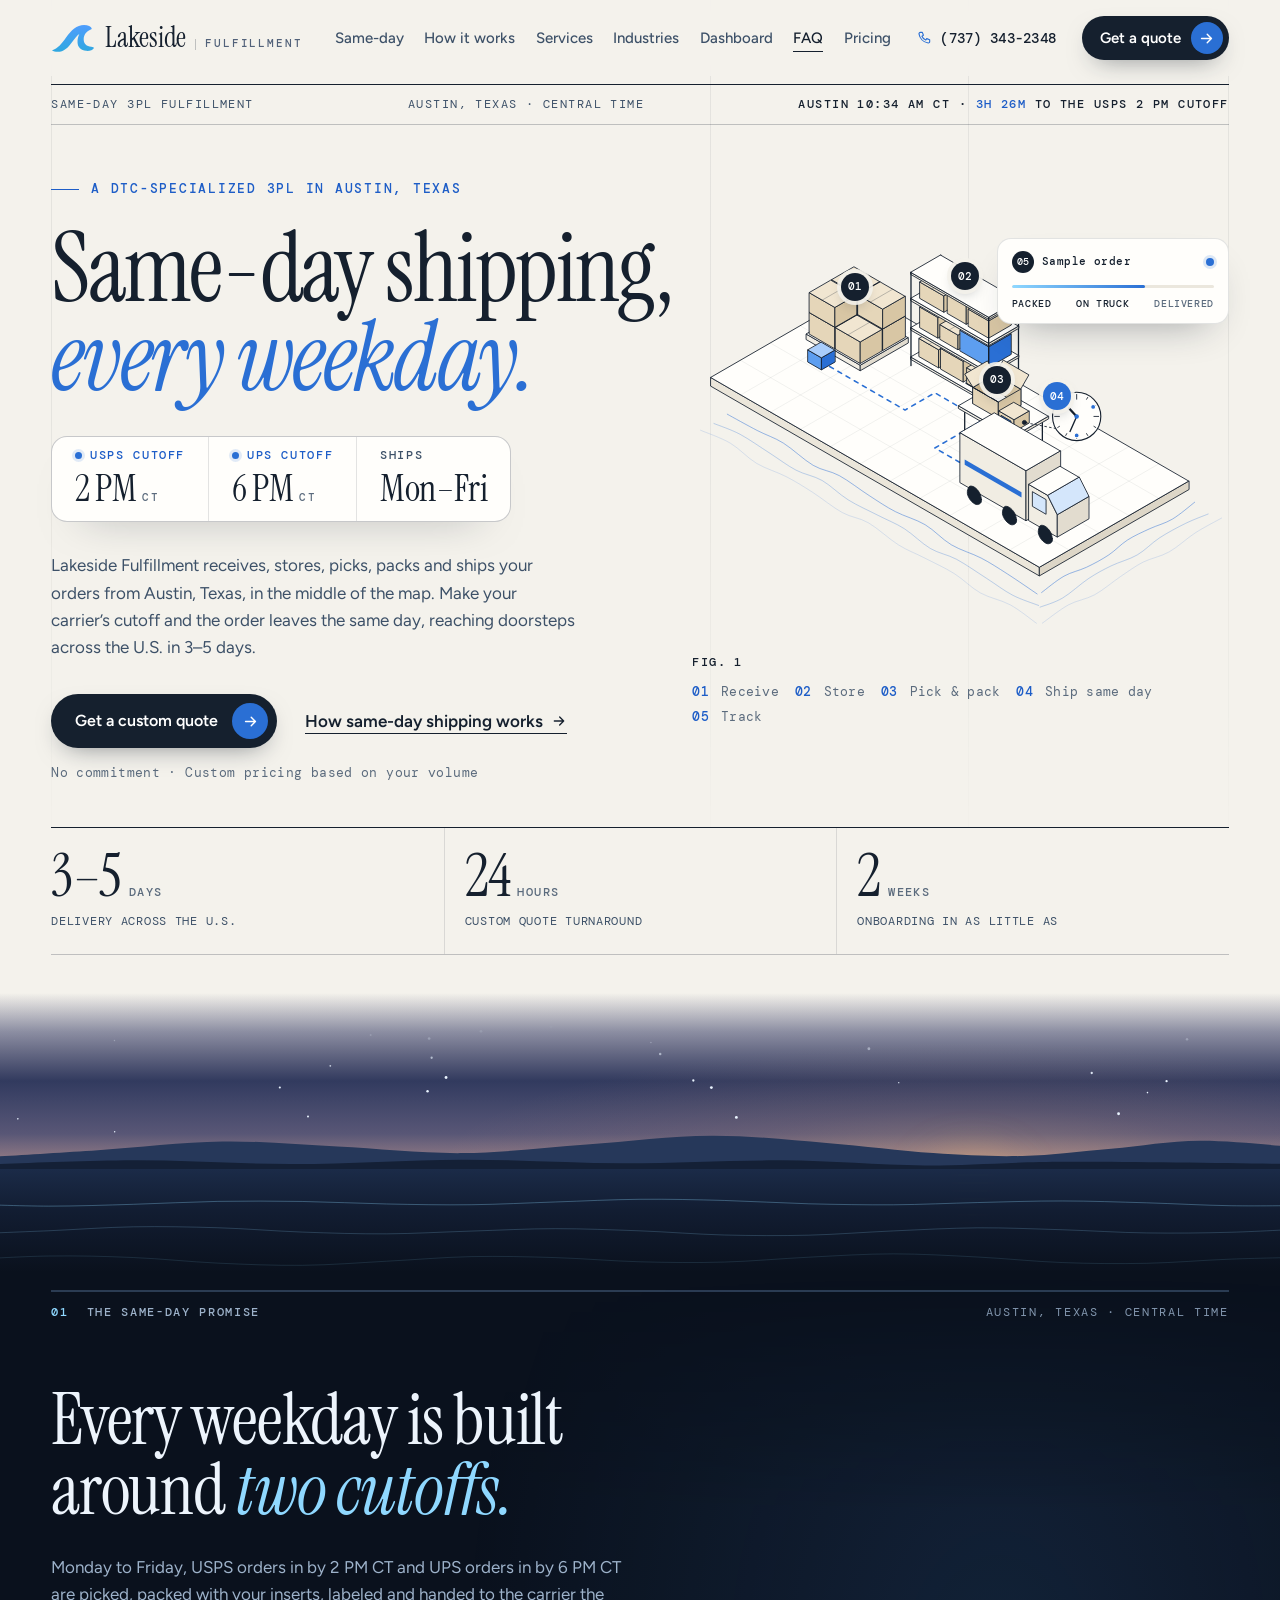
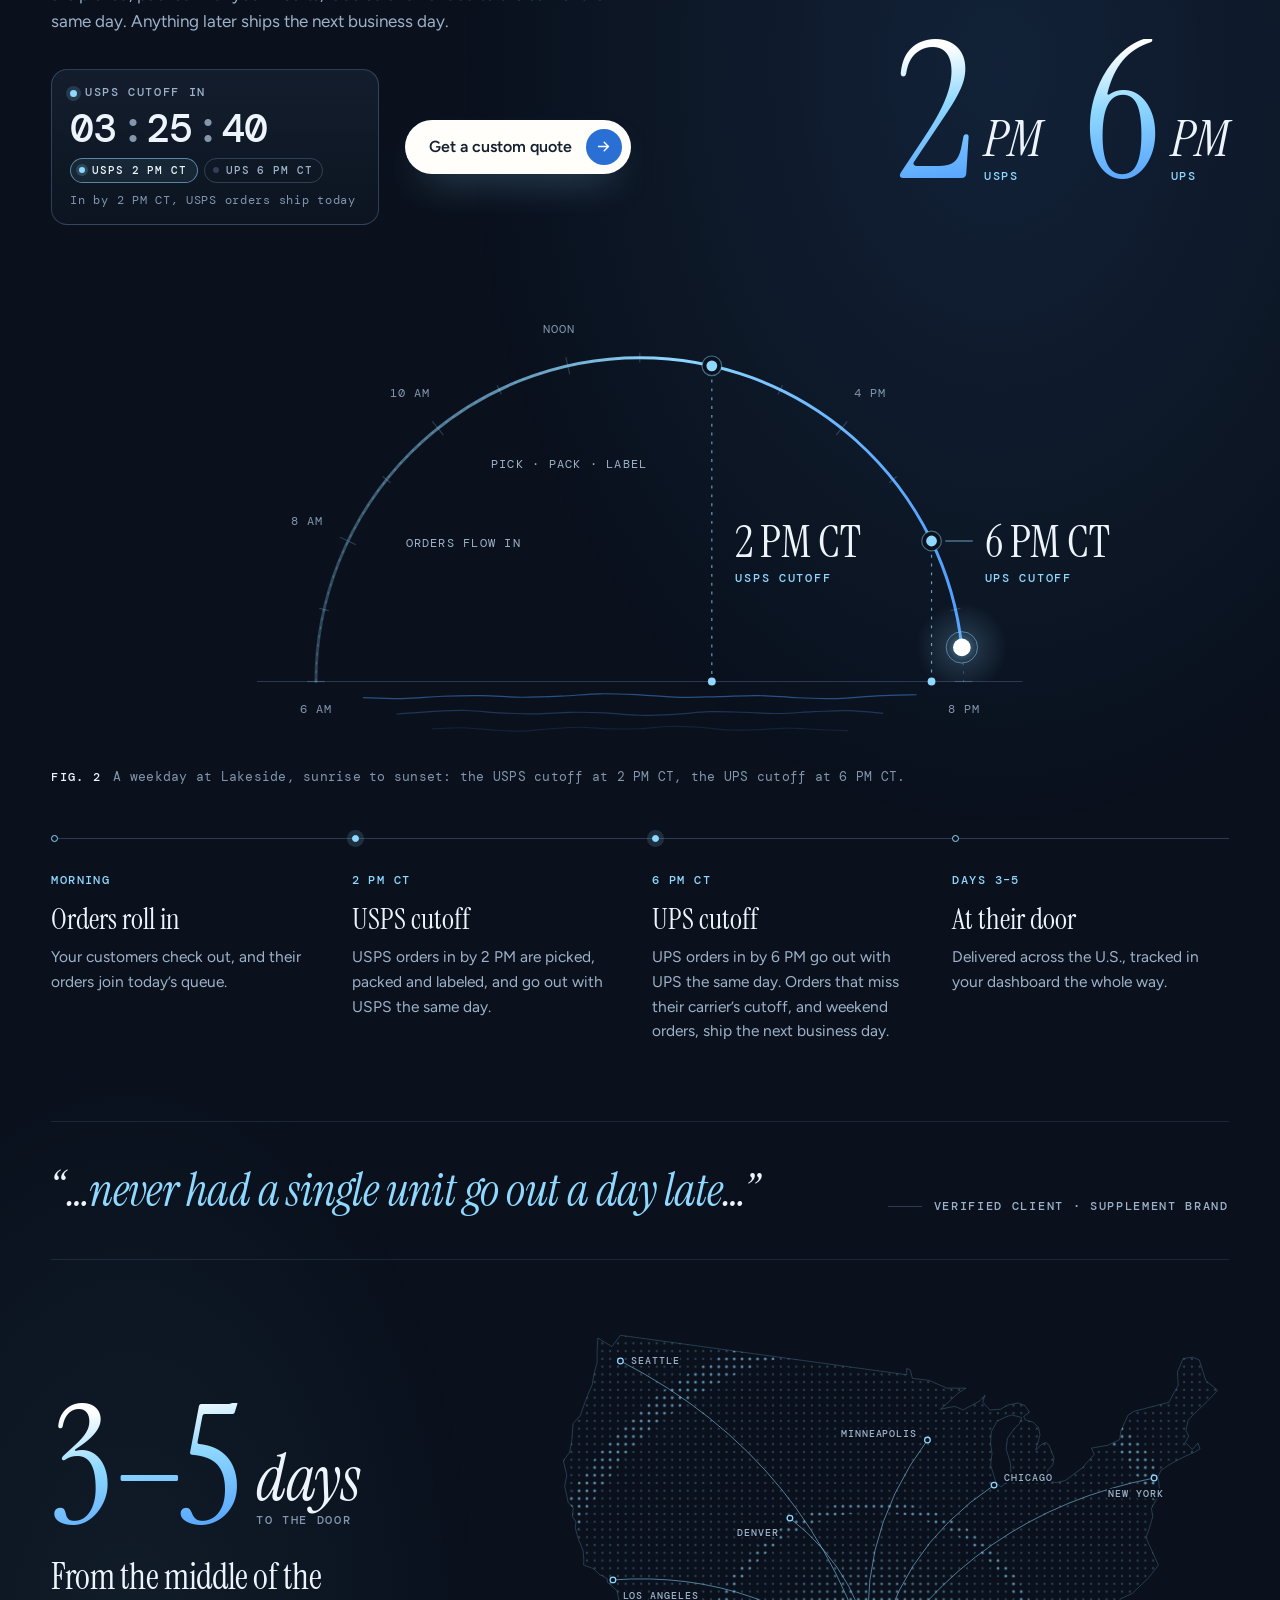
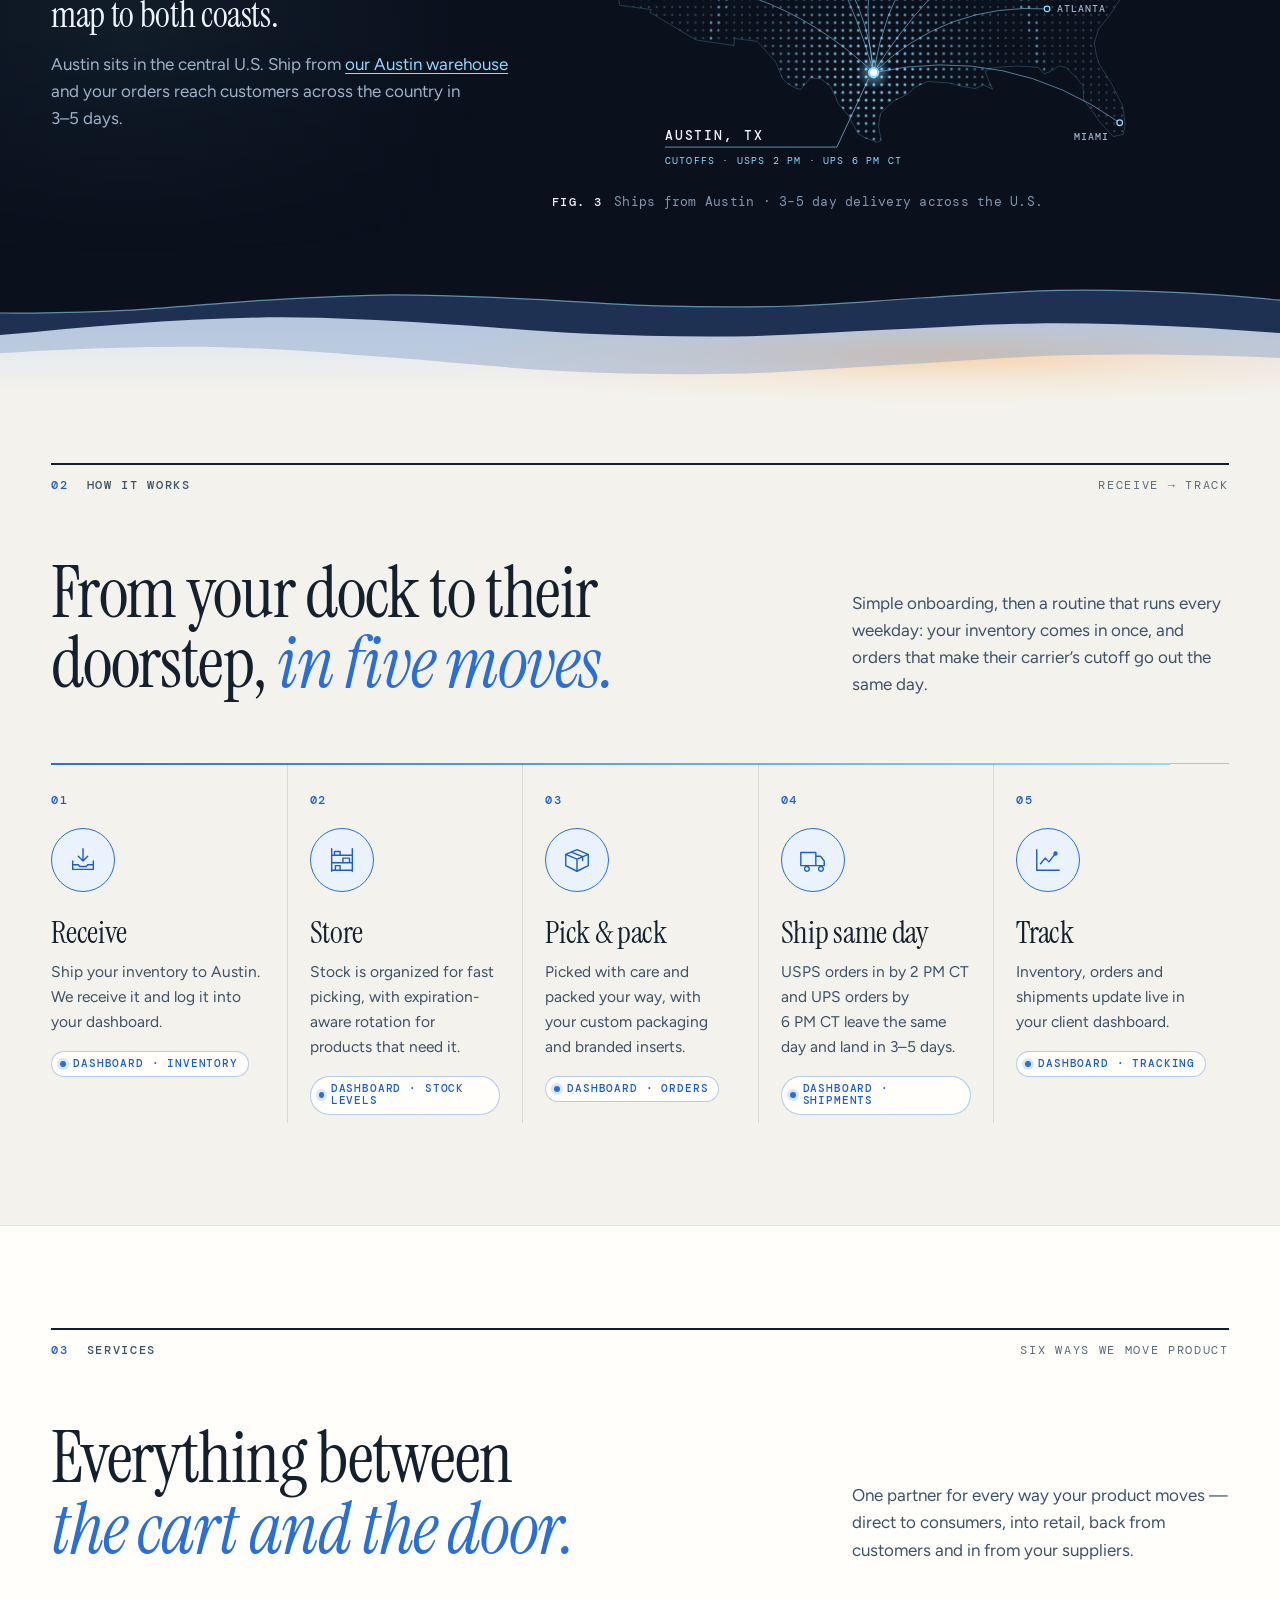
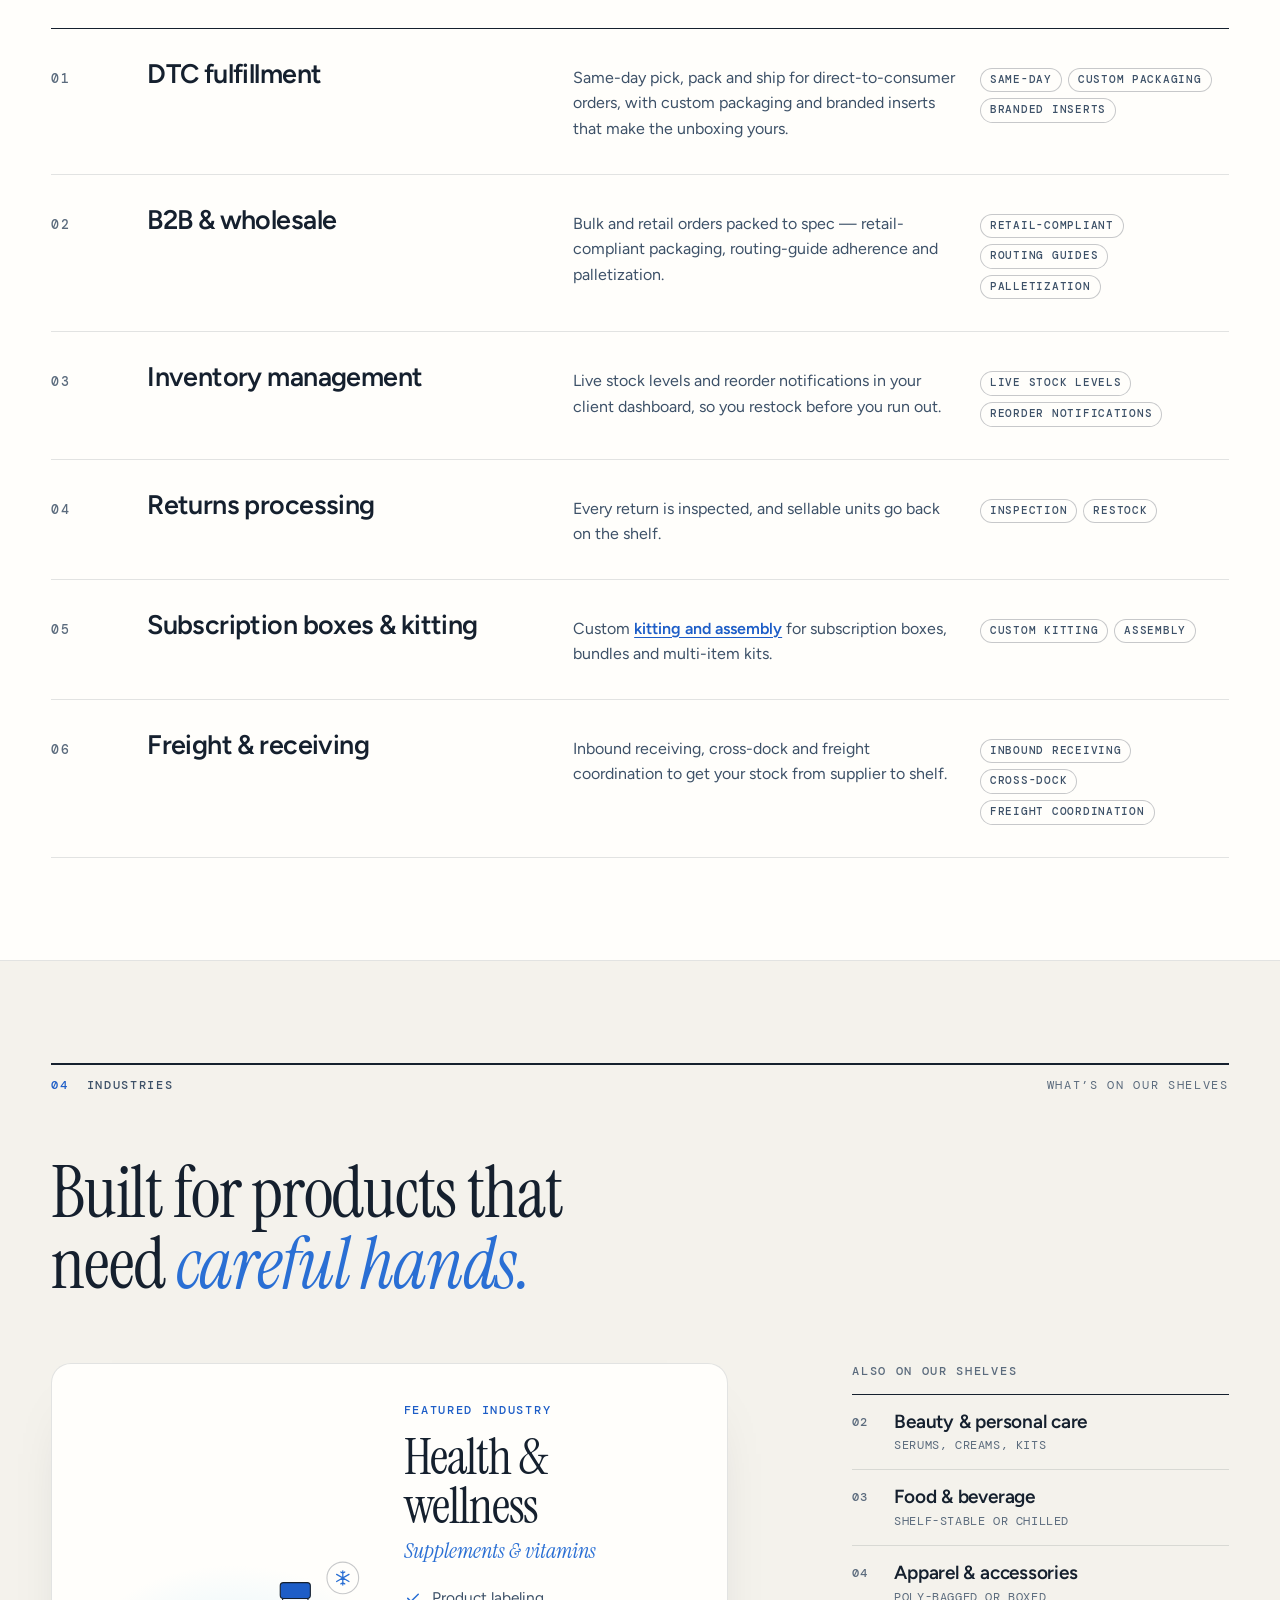
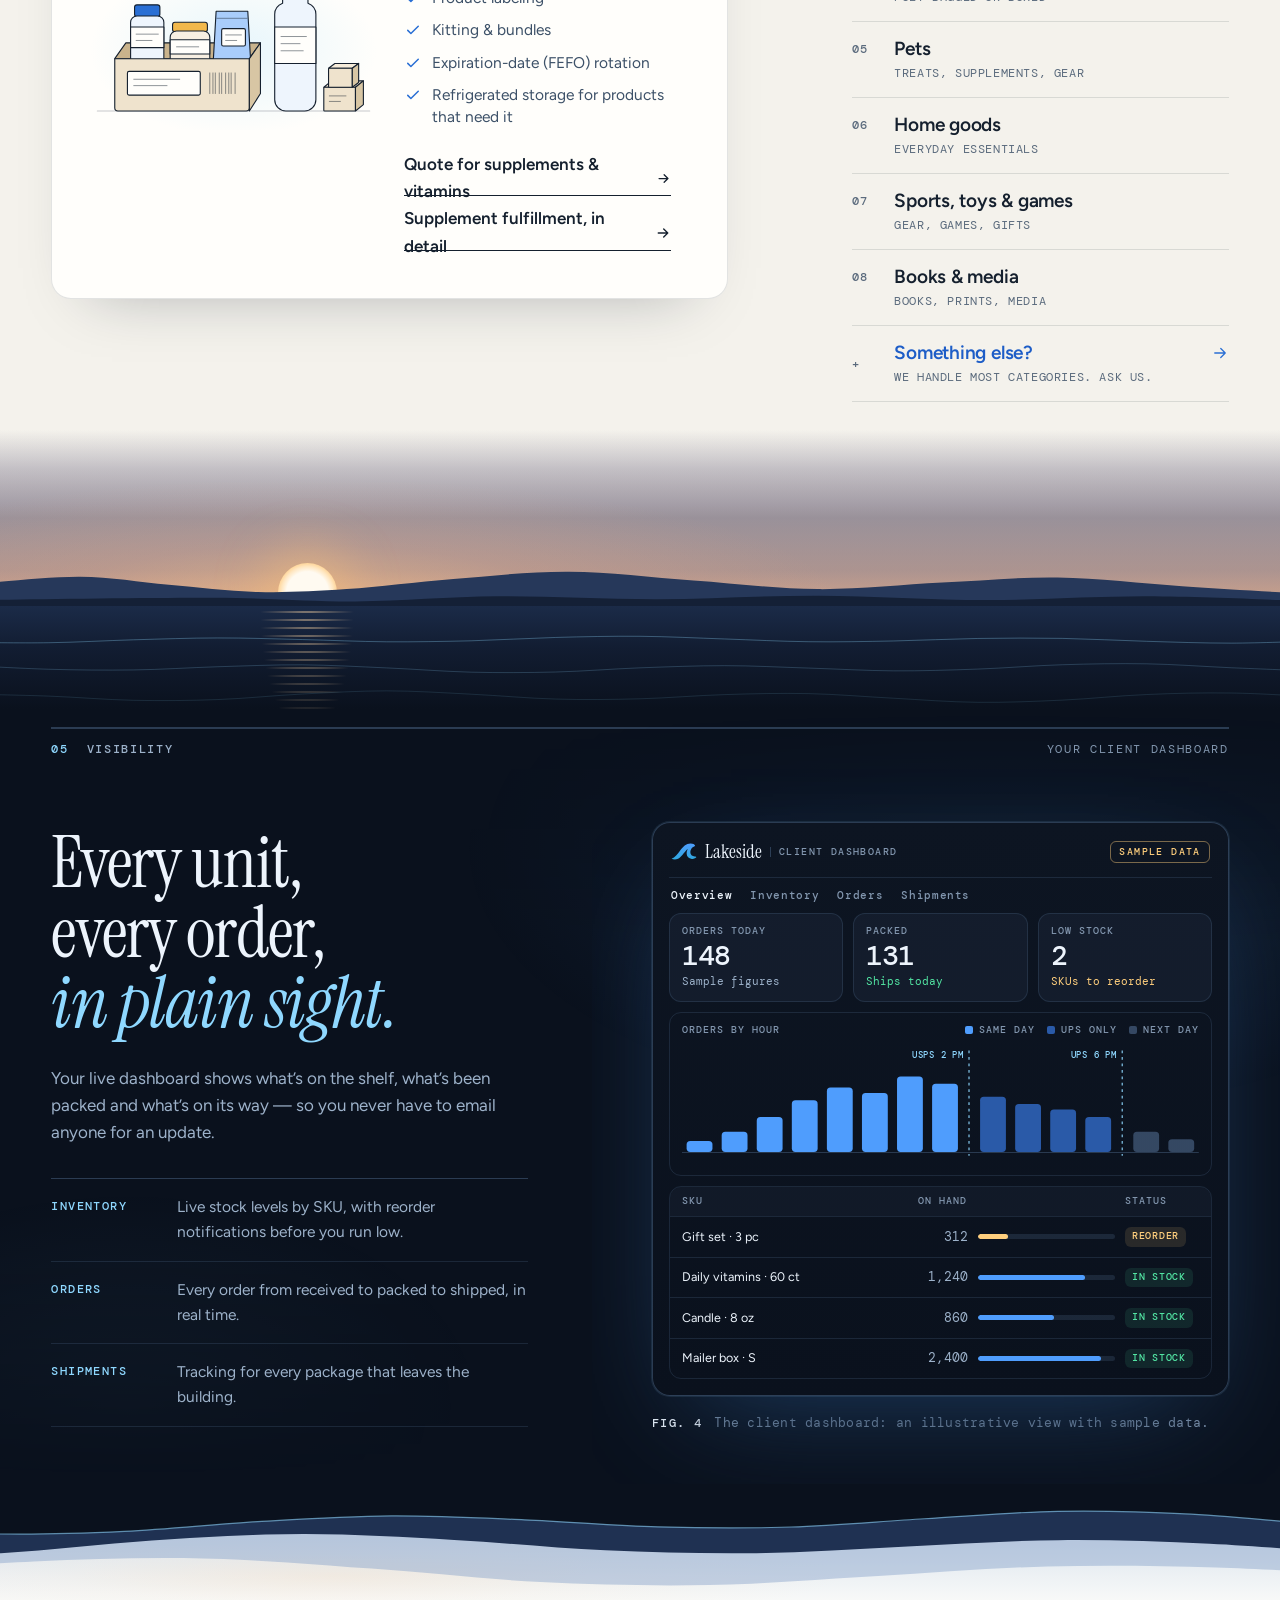
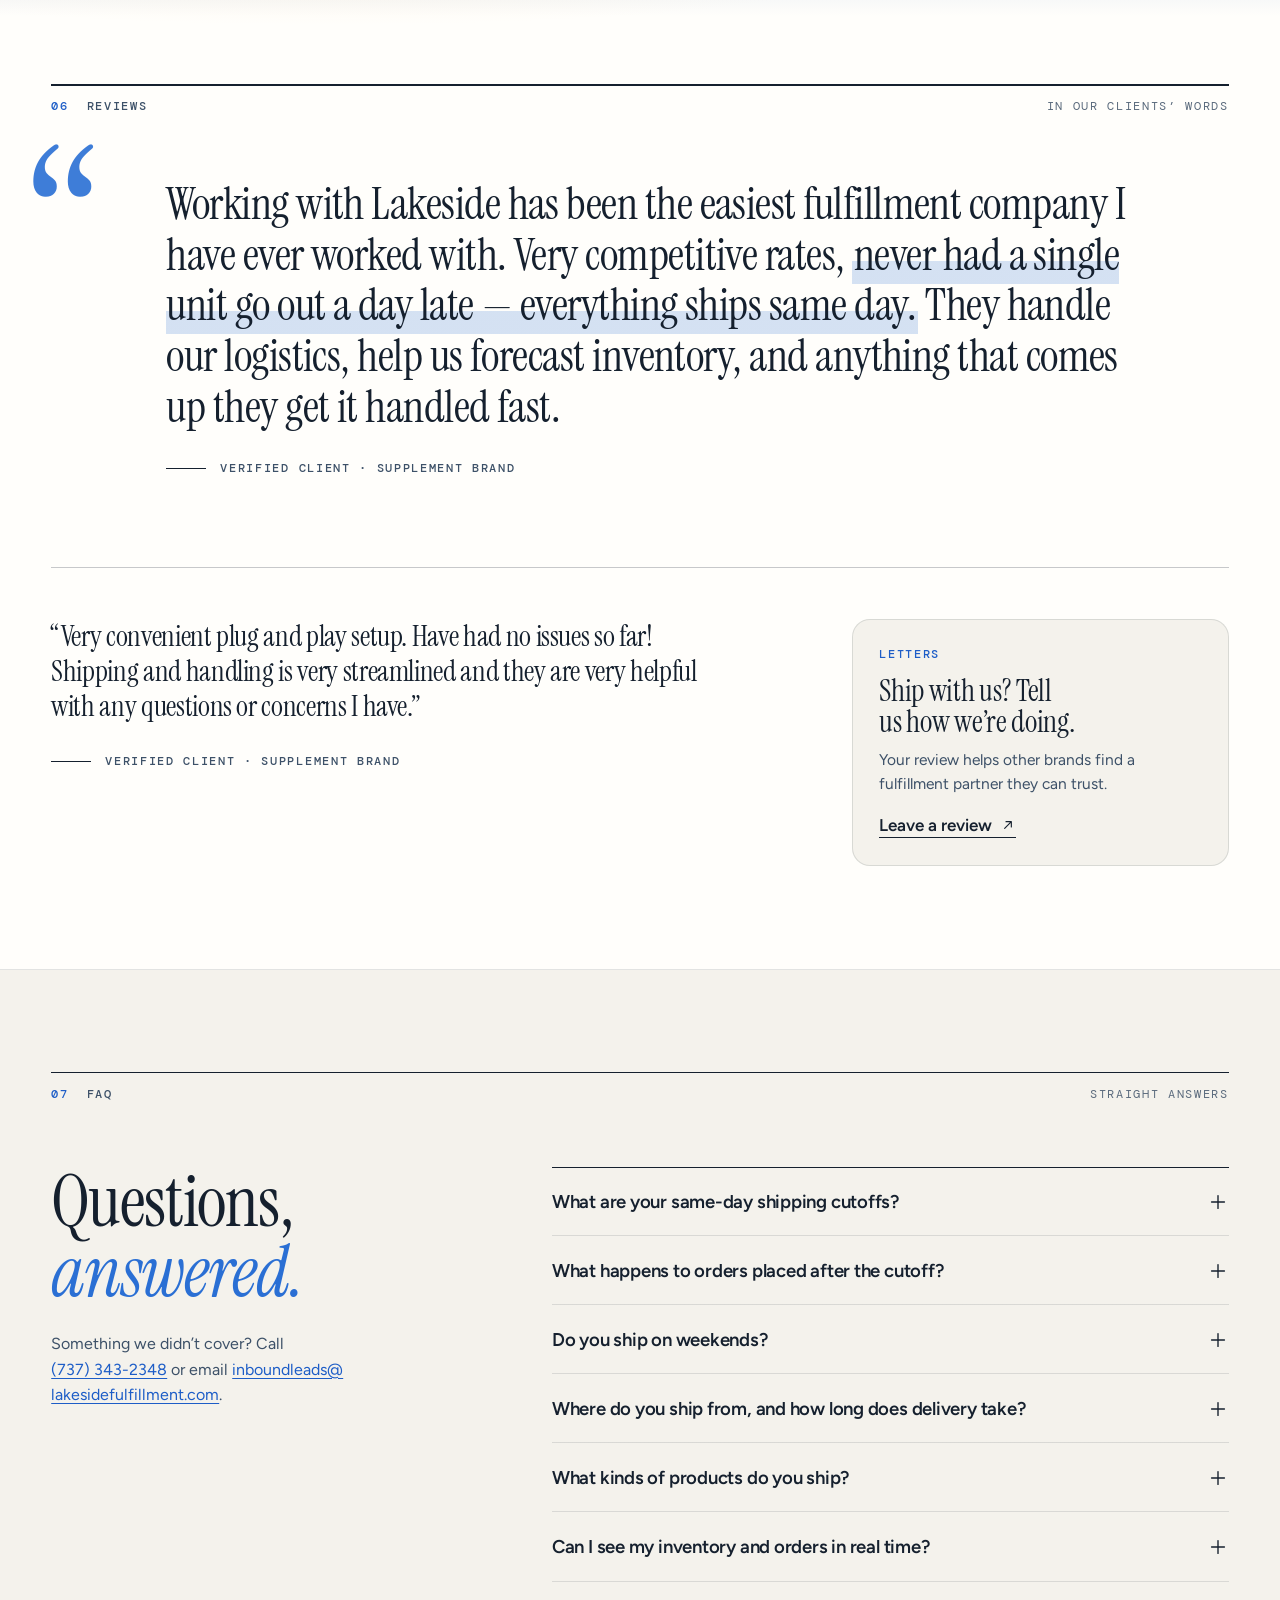
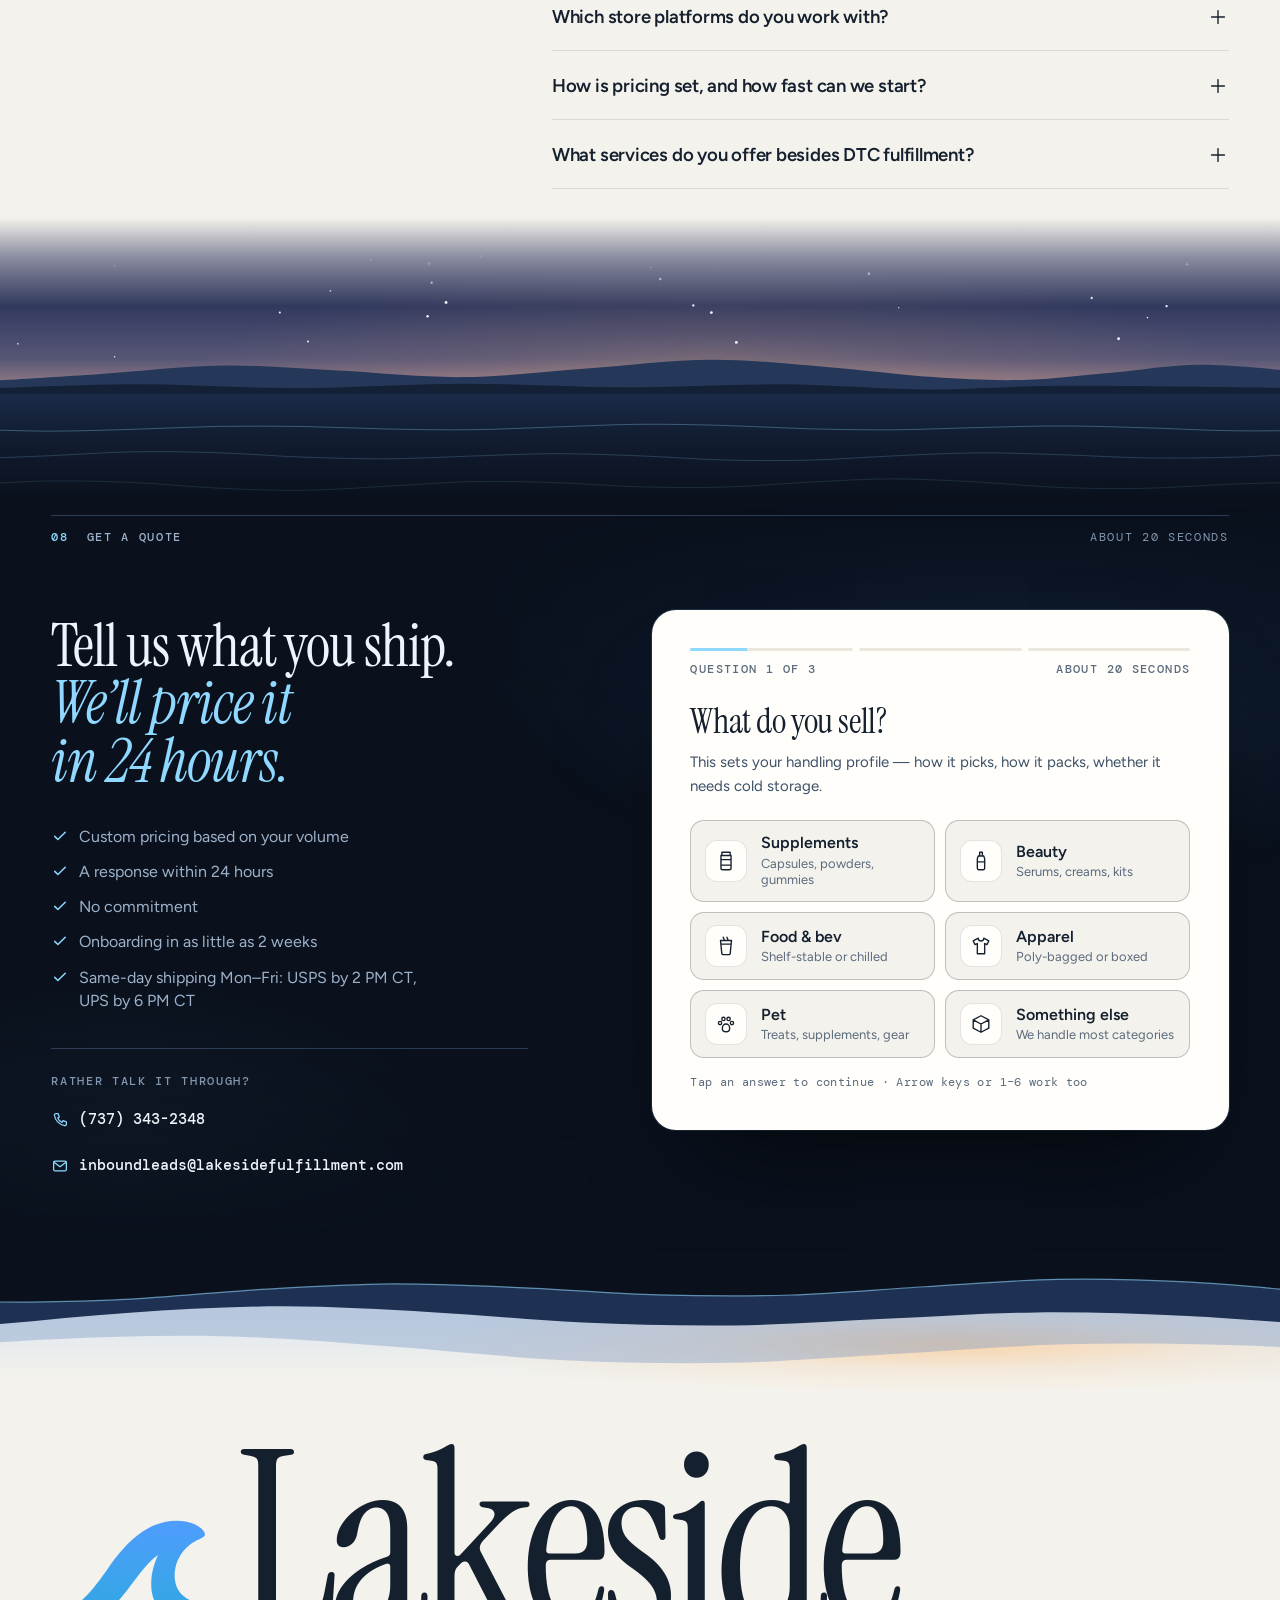
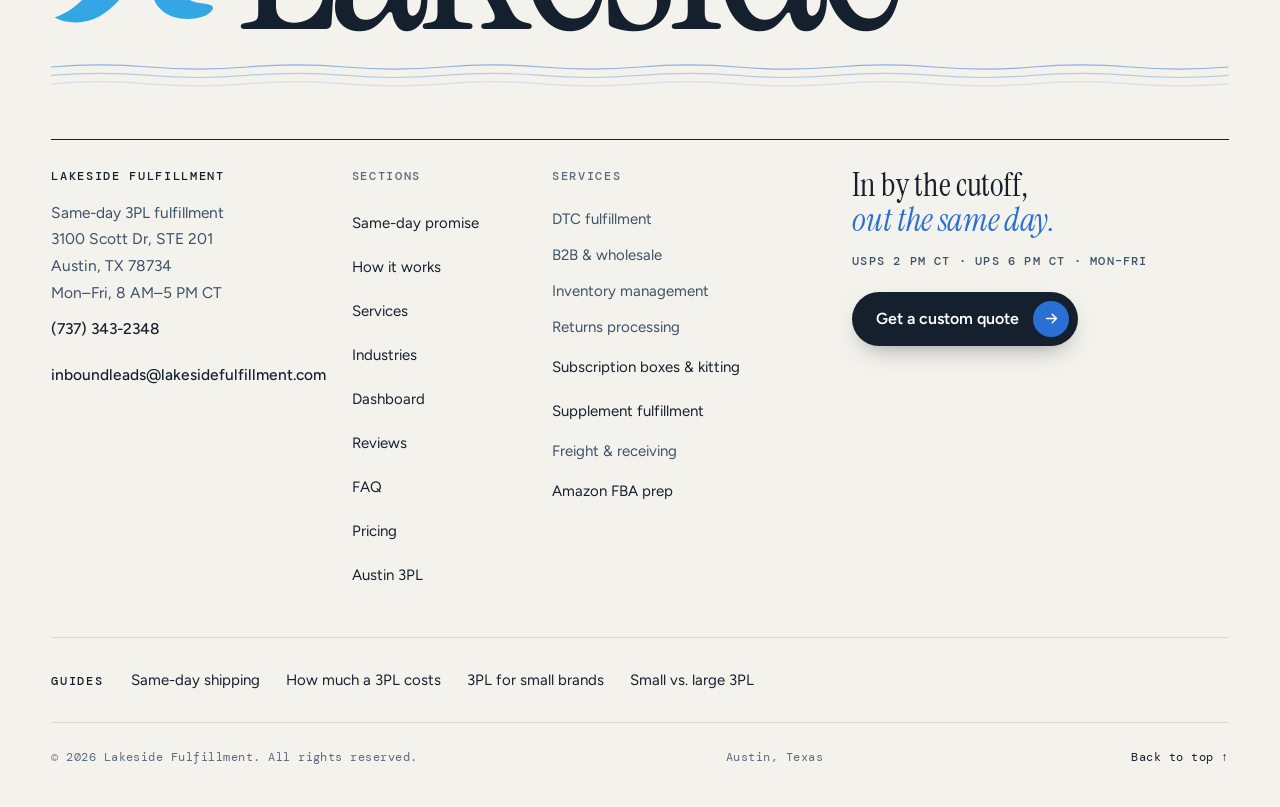
<file: index.html>
<!DOCTYPE html>
<!--
  CARRIER CUTOFF HOOKS (confirmed by KD 11-13: USPS 2 PM CT, UPS 6 PM CT, Monday to Friday, no weekend shipping):
  data-cutoff="usps"      every element that states the USPS same-day cutoff (2 PM CT).
  data-cutoff="ups"       every element that states the UPS same-day cutoff (6 PM CT).
  data-cutoff="usps ups"  elements that state both (meta tags, the masthead, the map label).
  The script constants CUTOFFS = [{carrier:'USPS', h:14}, {carrier:'UPS', h:18}] and SHIP_DAYS = [1..5] drive
  every countdown, the day-arc markers, ticks, drop lines and labels, the hero clock and the dashboard chart.
  Change the copy under the hooks and the constants together. No pickup clock times are stated anywhere:
  which cutoff applies depends on the carrier an order ships with.
-->
<html lang="en">
<head>
<meta charset="utf-8">
<meta name="viewport" content="width=device-width, initial-scale=1, viewport-fit=cover">
<title>Lakeside Fulfillment — Same-day 3PL in Austin, Texas</title>
<meta name="description" data-cutoff="usps ups" content="DTC-specialized 3PL in Austin, Texas. Same-day shipping Mon–Fri: USPS cutoff 2 PM CT, UPS cutoff 6 PM CT. 3–5 day U.S. delivery. Custom quote in 24 hours.">
<link rel="canonical" href="https://lakesidefulfillment.com/">
<meta name="theme-color" content="#f4f2ec">
<link rel="icon" type="image/png" sizes="64x64" href="assets/lakeside-wave-64.png">
<link rel="icon" type="image/png" sizes="192x192" href="assets/lakeside-wave-192.png">
<link rel="apple-touch-icon" href="assets/lakeside-wave-192.png">
<meta property="og:type" content="website">
<meta property="og:site_name" content="Lakeside Fulfillment">
<meta property="og:title" content="Lakeside Fulfillment — Same-day 3PL in Austin, Texas">
<meta property="og:description" data-cutoff="usps ups" content="Same-day shipping from Austin, Monday to Friday. USPS cutoff 2 PM CT, UPS cutoff 6 PM CT, and 3–5 day delivery across the U.S.">
<meta property="og:url" content="https://lakesidefulfillment.com/">
<meta property="og:image" content="https://lakesidefulfillment.com/assets/og-card.png">
<meta property="og:image:width" content="1200">
<meta property="og:image:height" content="630">
<meta property="og:image:alt" content="Lakeside Fulfillment, same-day 3PL in Austin, Texas. USPS cutoff 2 PM CT, UPS cutoff 6 PM CT, Monday to Friday.">
<meta property="og:locale" content="en_US">
<meta name="twitter:card" content="summary_large_image">
<meta name="twitter:title" content="Lakeside Fulfillment — Same-day 3PL in Austin, Texas">
<meta name="twitter:description" data-cutoff="usps ups" content="Same-day shipping from Austin, Monday to Friday. USPS cutoff 2 PM CT, UPS cutoff 6 PM CT, and 3–5 day delivery across the U.S.">
<meta name="twitter:image" content="https://lakesidefulfillment.com/assets/og-card.png">
<meta name="twitter:image:alt" content="Lakeside Fulfillment, same-day 3PL in Austin, Texas. USPS cutoff 2 PM CT, UPS cutoff 6 PM CT, Monday to Friday.">
<!-- Structured data: one entity (#business) shared by every page; FAQPage text mirrors the visible FAQ word for word, so edit both together. Two visible questions ("What kinds of products do you ship?" and "What services do you offer besides DTC fulfillment?") are left out of FAQPage, and the offer catalog lists service names only, until Nick confirms the categories and services those answers list. Hours and holiday closures confirmed by Nick 11-17 (Mon-Fri 8-5 CT; closed 11-26, 11-27, 12-25, 1-1): they match the footer and the CLOSED list in the script below, so edit all three together. TODO(Nick): add sameAs + hasMap once we have the Google Maps share link for the profile. Never add geo or aggregateRating by guess -->
<script type="application/ld+json">{"@context": "https://schema.org", "@graph": [{"@type": "LocalBusiness", "@id": "https://lakesidefulfillment.com/#business", "name": "Lakeside Fulfillment", "url": "https://lakesidefulfillment.com/", "logo": {"@type": "ImageObject", "@id": "https://lakesidefulfillment.com/#logo", "url": "https://lakesidefulfillment.com/assets/lakeside-wave-512.png", "width": 512, "height": 512, "caption": "Lakeside Fulfillment"}, "image": {"@id": "https://lakesidefulfillment.com/#logo"}, "telephone": "+1-737-343-2348", "email": "inboundleads@lakesidefulfillment.com", "description": "DTC-specialized 3PL in Austin, Texas. Same-day shipping Mon–Fri: USPS cutoff 2 PM CT, UPS cutoff 6 PM CT. 3–5 day U.S. delivery. Custom quote in 24 hours.", "address": {"@type": "PostalAddress", "streetAddress": "3100 Scott Dr, STE 201", "addressLocality": "Austin", "addressRegion": "TX", "postalCode": "78734", "addressCountry": "US"}, "openingHoursSpecification": [{"@type": "OpeningHoursSpecification", "dayOfWeek": ["Monday", "Tuesday", "Wednesday", "Thursday", "Friday"], "opens": "08:00", "closes": "17:00"}], "specialOpeningHoursSpecification": [{"@type": "OpeningHoursSpecification", "validFrom": "2026-11-26", "validThrough": "2026-11-27", "opens": "00:00", "closes": "00:00"}, {"@type": "OpeningHoursSpecification", "validFrom": "2026-12-25", "validThrough": "2026-12-25", "opens": "00:00", "closes": "00:00"}, {"@type": "OpeningHoursSpecification", "validFrom": "2027-01-01", "validThrough": "2027-01-01", "opens": "00:00", "closes": "00:00"}], "areaServed": {"@type": "Country", "name": "United States"}, "contactPoint": {"@type": "ContactPoint", "contactType": "sales", "telephone": "+1-737-343-2348", "email": "inboundleads@lakesidefulfillment.com", "areaServed": "US"}, "knowsAbout": ["Third-party logistics", "E-commerce order fulfillment", "Supplement fulfillment", "Kitting and assembly", "Amazon FBA prep"], "hasOfferCatalog": {"@type": "OfferCatalog", "name": "Fulfillment services", "itemListElement": [{"@type": "Offer", "itemOffered": {"@type": "Service", "name": "DTC fulfillment"}}, {"@type": "Offer", "itemOffered": {"@type": "Service", "name": "B2B & wholesale"}}, {"@type": "Offer", "itemOffered": {"@type": "Service", "name": "Inventory management"}}, {"@type": "Offer", "itemOffered": {"@type": "Service", "name": "Returns processing"}}, {"@type": "Offer", "itemOffered": {"@type": "Service", "name": "Subscription boxes & kitting", "url": "https://lakesidefulfillment.com/kitting-assembly/"}}, {"@type": "Offer", "itemOffered": {"@type": "Service", "name": "Freight & receiving"}}, {"@type": "Offer", "itemOffered": {"@type": "Service", "name": "Amazon FBA prep", "url": "https://lakesidefulfillment.com/kitting-assembly/"}}]}}, {"@type": "WebSite", "@id": "https://lakesidefulfillment.com/#website", "url": "https://lakesidefulfillment.com/", "name": "Lakeside Fulfillment", "inLanguage": "en-US", "publisher": {"@id": "https://lakesidefulfillment.com/#business"}}, {"@type": "WebPage", "@id": "https://lakesidefulfillment.com/#webpage", "url": "https://lakesidefulfillment.com/", "name": "Lakeside Fulfillment — Same-day 3PL in Austin, Texas", "description": "DTC-specialized 3PL in Austin, Texas. Same-day shipping Mon–Fri: USPS cutoff 2 PM CT, UPS cutoff 6 PM CT. 3–5 day U.S. delivery. Custom quote in 24 hours.", "isPartOf": {"@id": "https://lakesidefulfillment.com/#website"}, "about": {"@id": "https://lakesidefulfillment.com/#business"}, "inLanguage": "en-US"}, {"@type": "FAQPage", "@id": "https://lakesidefulfillment.com/#faq", "isPartOf": {"@id": "https://lakesidefulfillment.com/#webpage"}, "mainEntity": [{"@type": "Question", "name": "What are your same-day shipping cutoffs?", "acceptedAnswer": {"@type": "Answer", "text": "Monday to Friday, USPS orders in by 2 PM CT and UPS orders in by 6 PM CT ship the same day. Which cutoff applies depends on the carrier your order ships with. Same-day orders are picked, packed, labeled and handed to the carrier from our warehouse in Austin, Texas."}}, {"@type": "Question", "name": "What happens to orders placed after the cutoff?", "acceptedAnswer": {"@type": "Answer", "text": "It depends on the carrier. On weekdays, USPS orders placed after 2 PM CT ship the next business day, while UPS orders placed before 6 PM CT still ship the same day. Any order placed after 6 PM CT, and any weekend order, ships the next business day."}}, {"@type": "Question", "name": "Do you ship on weekends?", "acceptedAnswer": {"@type": "Answer", "text": "No. We ship Monday to Friday. Orders placed on Saturday or Sunday ship the next business day."}}, {"@type": "Question", "name": "Where do you ship from, and how long does delivery take?", "acceptedAnswer": {"@type": "Answer", "text": "We ship from our warehouse in Austin, Texas, a central U.S. location. Delivery takes 3–5 days across the U.S., so both coasts are within reach."}}, {"@type": "Question", "name": "Can I see my inventory and orders in real time?", "acceptedAnswer": {"@type": "Answer", "text": "Yes. Your client dashboard shows inventory, orders and shipments live, with stock levels and reorder notifications."}}, {"@type": "Question", "name": "Which store platforms do you work with?", "acceptedAnswer": {"@type": "Answer", "text": "Orders reach us through ShipStation, which connects to Shopify, WooCommerce and most other carts. Connecting your store is part of onboarding."}}, {"@type": "Question", "name": "How is pricing set, and how fast can we start?", "acceptedAnswer": {"@type": "Answer", "text": "Your rate depends on your monthly order volume and on how your product packs: its size, weight and fragility. Our standard rates are published on our pricing page. Tell us what you sell and roughly how many orders you ship a month, and we’ll send a custom quote within 24 hours, with no commitment. Onboarding can take as little as 2 weeks."}}]}]}</script>
<!-- Google tag (gtag.js): GA4 G-BYE6PHLJ33 (Nick, 11-12), on every page -->
<script async src="https://www.googletagmanager.com/gtag/js?id=G-BYE6PHLJ33"></script>
<script>
  window.dataLayer = window.dataLayer || [];
  function gtag(){dataLayer.push(arguments);}
  gtag('js', new Date());
  gtag('config', 'G-BYE6PHLJ33');
</script>
<link rel="preconnect" href="https://fonts.googleapis.com">
<link rel="preconnect" href="https://fonts.gstatic.com" crossorigin>
<link rel="stylesheet" href="https://fonts.googleapis.com/css2?family=DM+Mono:wght@400;500&family=Figtree:wght@400;500;600;700&family=Instrument+Serif:ital@0;1&display=swap">
<link rel="stylesheet" href="assets/site.css">
</head>
<body>
<a class="skip" href="#main">Skip to content</a>

<svg class="sprite" aria-hidden="true" focusable="false" width="0" height="0">
  <defs>
    <linearGradient id="wave-g" x1="0" y1="0" x2="0" y2="1"><stop offset="0" stop-color="#4f9dfd"/><stop offset="1" stop-color="#2fa8e0"/></linearGradient>
    <symbol id="wave" viewBox="72 134 370 242"><path fill="url(#wave-g)" d="M80 357C128 342 166 296 200 246C242 186 288 143 350 142C385 142 408 155 414 170C416 176 410 180 402 183C372 195 348 225 347 262C346 300 372 322 410 326C425 328 434 330 432 338C426 352 398 362 368 360C325 357 296 330 295 288C294 262 300 240 310 218C292 230 272 255 250 285C215 333 180 368 128 368C108 368 92 364 80 357Z"/></symbol>
    <symbol id="i-arrow" viewBox="0 0 24 24"><path d="M5 12h14M13 6l6 6-6 6"/></symbol>
    <symbol id="i-ext" viewBox="0 0 24 24"><path d="M7 17 17 7M9 7h8v8"/></symbol>
    <symbol id="i-phone" viewBox="0 0 24 24"><path d="M6.5 3.5h3l1.6 4.4-2.2 1.4a11 11 0 0 0 5.8 5.8l1.4-2.2 4.4 1.6v3a2 2 0 0 1-2.2 2A16.5 16.5 0 0 1 4.5 5.7a2 2 0 0 1 2-2.2z"/></symbol>
    <symbol id="i-mail" viewBox="0 0 24 24"><rect x="3.5" y="5.5" width="17" height="13" rx="2"/><path d="m4 7 8 6 8-6"/></symbol>
    <symbol id="i-check" viewBox="0 0 24 24"><path d="m5 12.5 4.2 4.2L19 7"/></symbol>
    <symbol id="i-plus" viewBox="0 0 24 24"><path d="M12 5v14M5 12h14"/></symbol>
    <symbol id="i-menu" viewBox="0 0 24 24"><path d="M4 9h16M4 15h16"/></symbol>
    <symbol id="i-close" viewBox="0 0 24 24"><path d="M6 6l12 12M18 6 6 18"/></symbol>
    <symbol id="i-receive" viewBox="0 0 32 32"><path d="M16 4v13M11 12l5 5 5-5M5 17v9h22v-9M5 21h6l1.5 2h7l1.5-2h6"/></symbol>
    <symbol id="i-store" viewBox="0 0 32 32"><path d="M5 4v24M27 4v24M5 11h22M5 19h22M5 27h22M8 7h6v4H8zM17 14h7v5h-7zM9 22h5v5H9z"/></symbol>
    <symbol id="i-pack" viewBox="0 0 32 32"><path d="M4 10 16 5l12 5-12 5zM4 10v12l12 6 12-6V10M16 15v13M10 7.5l12 5v4"/></symbol>
    <symbol id="i-truck" viewBox="0 0 32 32"><path d="M3 8h16v14H3zM19 12h5l4 5v5h-9M7 25.5a2.5 2.5 0 1 0 0-.01M22 25.5a2.5 2.5 0 1 0 0-.01"/></symbol>
    <symbol id="i-track" viewBox="0 0 32 32"><path d="M4 5v22h24M8 20l5-6 4 4 7-9"/><circle cx="24" cy="9" r="1.6"/></symbol>
    <symbol id="c-bottle" viewBox="0 0 24 24"><path d="M7.5 2.5h9v3.5h-9zM6.5 6h11v13.5a2 2 0 0 1-2 2h-7a2 2 0 0 1-2-2zM6.5 10.5h11v6h-11"/></symbol>
    <symbol id="c-beauty" viewBox="0 0 24 24"><path d="M10.5 2.5h3v4h-3zM9 6.5h6l1 3v10.5a1.5 1.5 0 0 1-1.5 1.5h-5A1.5 1.5 0 0 1 8 20V9.5zM8 13h8"/></symbol>
    <symbol id="c-food" viewBox="0 0 24 24"><path d="M6 6h12l-1.4 14a1.5 1.5 0 0 1-1.5 1.4H8.9a1.5 1.5 0 0 1-1.5-1.4zM6.4 10h11.2M9 2.5c0 1.2 1 1.3 1 2.5M13 2.5c0 1.2 1 1.3 1 2.5"/></symbol>
    <symbol id="c-apparel" viewBox="0 0 24 24"><path d="M9 3.5 3.5 6.5l2 4 2.5-1.2V20.5h8V9.3l2.5 1.2 2-4L15 3.5a3 3 0 0 1-6 0z"/></symbol>
    <symbol id="c-pet" viewBox="0 0 24 24"><path d="M8 16.5c0-2.4 1.8-4.5 4-4.5s4 2.1 4 4.5-1.8 4-4 4-4-1.6-4-4z"/><circle cx="5.5" cy="11" r="1.8"/><circle cx="9.2" cy="6.5" r="1.8"/><circle cx="14.8" cy="6.5" r="1.8"/><circle cx="18.5" cy="11" r="1.8"/></symbol>
    <symbol id="c-other" viewBox="0 0 24 24"><path d="m12 3 8.5 4.5v9L12 21l-8.5-4.5v-9zM3.5 7.5 12 12l8.5-4.5M12 12v9"/></symbol>
    <symbol id="i-snow" viewBox="0 0 24 24"><path d="M12 3v18M4.2 7.5l15.6 9M4.2 16.5l15.6-9M9.5 4.5 12 6l2.5-1.5M9.5 19.5 12 18l2.5 1.5"/></symbol>
  </defs>
</svg>

<header class="hdr" id="hdr">
  <div class="wrap hdr-in">
    <a class="brand" href="#top" aria-label="Lakeside Fulfillment — back to top">
      <svg class="mark" width="44" height="29" aria-hidden="true"><use href="#wave"/></svg>
      <span class="wm"><span class="wm-1">Lakeside</span><span class="wm-2">Fulfillment</span></span>
    </a>
    <nav class="nav" aria-label="Primary">
      <ul>
        <li><a href="#promise">Same-day</a></li>
        <li><a href="#how">How it works</a></li>
        <li><a href="#services">Services</a></li>
        <li><a href="#industries">Industries</a></li>
        <li><a href="#visibility">Dashboard</a></li>
        <li><a href="#faq">FAQ</a></li>
        <li><a href="/pricing/">Pricing</a></li>
      </ul>
    </nav>
    <a class="hdr-tel" href="tel:+17373432348"><svg class="ic" aria-hidden="true"><use href="#i-phone"/></svg>(737) 343-2348</a>
    <a class="btn btn-ink btn-sm hdr-cta" href="/quote/">Get a quote<span class="chip" aria-hidden="true"><svg class="ic"><use href="#i-arrow"/></svg></span></a>
    <a class="menu-btn" id="menu-btn" href="#site-map" aria-controls="sheet" aria-expanded="false"><span>Menu</span><svg class="ic" aria-hidden="true"><use href="#i-menu"/></svg></a>
  </div>
</header>

<div class="sheet" id="sheet" role="dialog" aria-modal="true" aria-label="Site menu" hidden>
  <div class="sheet-top">
    <a class="brand" href="#top" data-close><svg class="mark" width="44" height="29" aria-hidden="true"><use href="#wave"/></svg><span class="wm"><span class="wm-1">Lakeside</span><span class="wm-2">Fulfillment</span></span></a>
    <button class="sheet-x" type="button" data-close aria-label="Close menu"><svg class="ic" aria-hidden="true"><use href="#i-close"/></svg></button>
  </div>
  <nav aria-label="Menu">
  <ol class="sheet-nav">
    <li style="--i:0"><a href="#promise" data-close><span>01</span>Same-day promise</a></li>
    <li style="--i:1"><a href="#how" data-close><span>02</span>How it works</a></li>
    <li style="--i:2"><a href="#services" data-close><span>03</span>Services</a></li>
    <li style="--i:3"><a href="#industries" data-close><span>04</span>Industries</a></li>
    <li style="--i:4"><a href="#visibility" data-close><span>05</span>Dashboard</a></li>
    <li style="--i:5"><a href="#reviews" data-close><span>06</span>Reviews</a></li>
    <li style="--i:6"><a href="#faq" data-close><span>07</span>FAQ</a></li>
    <li style="--i:7"><a href="/pricing/" data-close><span>08</span>Pricing</a></li>
  </ol>
  </nav>
  <div class="sheet-foot">
    <a class="btn btn-ink btn-block" href="/quote/" data-close>Get a custom quote<span class="chip" aria-hidden="true"><svg class="ic"><use href="#i-arrow"/></svg></span></a>
    <div class="sheet-contact">
      <a href="tel:+17373432348"><svg class="ic" aria-hidden="true"><use href="#i-phone"/></svg>(737) 343-2348</a>
      <a href="mailto:inboundleads@lakesidefulfillment.com"><svg class="ic" aria-hidden="true"><use href="#i-mail"/></svg><span>inboundleads@<wbr>lakesidefulfillment.com</span></a>
    </div>
    <p class="mono-s">Same-day 3PL · Austin, Texas</p>
  </div>
</div>

<main id="main">

<!-- ============================================================ HERO -->
<section class="hero" id="top" aria-labelledby="h1">
  <div class="guides" aria-hidden="true"><div class="wrap"></div></div>
  <div class="wrap">
    <div class="masthead">
      <span class="mh-a">Same-day 3PL fulfillment</span>
      <span class="mh-b">Austin, Texas · Central Time</span>
      <span class="mh-c" id="austin-now" data-cutoff="usps ups">Cutoffs · <span data-cutoff="usps">USPS 2&nbsp;PM</span> · <span data-cutoff="ups">UPS 6&nbsp;PM</span>&nbsp;CT · <span class="nowrap">Mon–Fri</span></span>
    </div>
    <div class="hero-grid">
      <div class="hero-copy">
        <h1 id="h1">
          <span class="h1-kicker">A DTC-specialized 3PL in Austin, Texas</span><span class="sr">: </span>
          <span class="h1-main"><span class="ln"><span>Same-day <br class="br-m">shipping,</span></span> <span class="ln"><span><em>every weekday.</em></span></span></span>
        </h1>
        <ul class="cuts" aria-label="Same-day shipping cutoffs, Central Time">
          <li data-cutoff="usps"><span class="cuts-k"><i aria-hidden="true"></i>USPS cutoff</span><b>2 PM <small>CT</small></b></li>
          <li data-cutoff="ups"><span class="cuts-k"><i aria-hidden="true"></i>UPS cutoff</span><b>6 PM <small>CT</small></b></li>
          <li><span class="cuts-k">Ships</span><b>Mon–Fri</b></li>
        </ul>
        <p class="lede">Lakeside Fulfillment receives, stores, picks, packs and ships your orders from Austin, Texas, in the middle of the map. Make your carrier’s cutoff and the order leaves the same day, reaching doorsteps across the U.S. in <span class="nowrap">3–5 days</span>.</p>
        <div class="cta-row">
          <a class="btn btn-ink" href="/quote/">Get a custom quote<span class="chip" aria-hidden="true"><svg class="ic"><use href="#i-arrow"/></svg></span></a>
          <a class="tlink" href="#promise"><span>How same-day shipping works</span></a>
        </div>
        <p class="cta-note">No commitment · Custom pricing based on your volume</p>
      </div>
      <figure class="hero-art" aria-labelledby="fig1" data-play>
        <div class="art-stage" id="art-stage">
          <svg class="ha" viewBox="30 18 612 462" width="660" height="490" role="img" aria-label="Illustration of one order's journey through the Lakeside warehouse: a pallet is received, cartons are shelved, the order is packed at a table, and it ships out the same day.">
            <g class="lake"><path class="rip r1" d="M65.8 222.4C71.6 225.6 89.7 235.7 100.5 241.3C111.3 246.9 120 249.2 130.8 255.9C141.6 262.6 154.6 275.4 165.4 281.7C176.2 288 185 287.8 195.8 293.7C206.6 299.6 219.6 309.9 230.4 316.8C241.2 323.8 249.9 329.8 260.7 335.4C271.5 341 284.5 344.2 295.3 350.6C306.1 357 314.9 367.5 325.7 373.9C336.5 380.3 349.5 383.7 360.3 389.3C371.1 394.9 379.8 400.7 390.6 407.6C401.4 414.5 419.4 427 425.2 430.9"/><path class="rip r1" d="M608 324.5C603.7 327.8 590.7 339.1 582 344.2C573.3 349.3 564.7 351.2 556 355.2C547.3 359.2 537.9 363.3 530 368.4C522.1 373.5 516.3 380.3 508.4 385.6C500.5 390.9 491.1 395.9 482.4 400C473.7 404.1 465.1 405.4 456.4 410.3C447.7 415.2 434.7 426.1 430.4 429.3"/><path class="rip r2" d="M50.3 233.2C55.4 235.3 69.8 240 80.6 245.7C91.4 251.5 104.4 260.8 115.2 267.7C126 274.6 135.4 282 145.5 287.3C155.6 292.6 165.7 293.6 175.8 299.3C185.9 305.1 195.3 315.1 206.1 321.8C216.9 328.6 230 334.2 240.8 339.8C251.6 345.4 261 348.8 271.1 355.2C281.2 361.6 291.3 372.3 301.4 378.2C311.5 384.1 320.9 385 331.7 390.7C342.5 396.5 355.6 405.8 366.4 412.7C377.2 419.6 386.6 427 396.7 432.3C406.8 437.6 422 442.3 427 444.3"/><path class="rip r2" d="M623.6 338.2C619.3 340 607 344.4 597.6 349C588.2 353.6 576.7 359.7 567.3 365.8C557.9 371.9 550.7 380.3 541.3 385.7C531.9 391.1 520.4 393.8 511 398.4C501.6 403 494.4 406.8 485 413C475.6 419.2 464.1 430.2 454.7 435.7C445.3 441.2 433 444.5 428.7 446.2"/><path class="rip r3" d="M34.7 241C40.5 243.5 58.5 249.6 69.3 256C80.1 262.4 88.8 272.8 99.6 279.3C110.4 285.8 123.5 289.3 134.3 294.9C145.1 300.5 153.8 306 164.6 312.9C175.4 319.8 188.4 330.6 199.2 336.5C210 342.4 218.7 342.2 229.5 348.4C240.3 354.6 253.4 367.1 264.2 373.9C275 380.7 283.7 383.5 294.5 389.1C305.3 394.7 318.3 400.5 329.1 407.3C339.9 414.1 348.6 423.7 359.4 429.7C370.2 435.8 383.3 437.7 394.1 443.6C404.9 449.5 419.4 461.4 424.4 464.9"/><path class="rip r3" d="M639.2 342.9C634.1 345.8 618.9 353.5 608.8 360C598.7 366.5 588.6 376.4 578.5 382.1C568.4 387.8 557.6 389.3 548.2 394C538.8 398.8 531.6 404.3 522.2 410.6C512.8 416.9 502 426.4 491.9 431.9C481.8 437.4 471.7 438.1 461.6 443.6C451.5 449.1 436.4 461.3 431.3 464.8"/></g><g class="slab"><polygon class="fl" points="46.8,190 427.8,410 427.8,400 46.8,180"/><polygon class="fr" points="601.1,310 427.8,410 427.8,400 601.1,300"/><polygon class="ft" points="220,80 601.1,300 427.8,400 46.8,180"/><line class="grid" x1="254.6" y1="100" x2="81.4" y2="200"/><line class="grid" x1="289.3" y1="120" x2="116.1" y2="220"/><line class="grid" x1="323.9" y1="140" x2="150.7" y2="240"/><line class="grid" x1="358.6" y1="160" x2="185.4" y2="260"/><line class="grid" x1="393.2" y1="180" x2="220" y2="280"/><line class="grid" x1="427.8" y1="200" x2="254.6" y2="300"/><line class="grid" x1="462.5" y1="220" x2="289.3" y2="320"/><line class="grid" x1="497.1" y1="240" x2="323.9" y2="340"/><line class="grid" x1="531.8" y1="260" x2="358.6" y2="360"/><line class="grid" x1="566.4" y1="280" x2="393.2" y2="380"/><line class="grid" x1="185.4" y1="100" x2="566.4" y2="320"/><line class="grid" x1="150.7" y1="120" x2="531.8" y2="340"/><line class="grid" x1="116.1" y1="140" x2="497.1" y2="360"/><line class="grid" x1="81.4" y1="160" x2="462.5" y2="380"/></g><path class="route" d="M175 161.6L272 217.6L306.6 197.6L362 229.6L306.6 261.6L360.3 292.6L346.4 300.6L358.6 307.6"/><g class="st st1" style="--i:0"><polygon class="wl" points="157.6,136 220,172 220,165.6 157.6,129.6"/><polygon class="wr" points="275.4,140 220,172 220,165.6 275.4,133.6"/><polygon class="wt" points="213.1,97.6 275.4,133.6 220,165.6 157.6,129.6"/><polygon class="kl" points="187.1,114.6 216.5,131.6 216.5,106.6 187.1,89.6"/><polygon class="kr" points="242.5,116.6 216.5,131.6 216.5,106.6 242.5,91.6"/><polygon class="kt" points="213.1,74.6 242.5,91.6 216.5,106.6 187.1,89.6"/><line class="tape" x1="227.8" y1="83.1" x2="201.8" y2="98.1"/><polygon class="kl" points="217.4,132.1 246,148.6 246,123.6 217.4,107.1"/><polygon class="kr" points="272,133.6 246,148.6 246,123.6 272,108.6"/><polygon class="kt" points="243.4,92.1 272,108.6 246,123.6 217.4,107.1"/><line class="tape" x1="257.7" y1="100.4" x2="231.7" y2="115.4"/><polygon class="kl" points="161.1,129.6 190.6,146.6 190.6,121.6 161.1,104.6"/><polygon class="kr" points="215.7,132.1 190.6,146.6 190.6,121.6 215.7,107.1"/><polygon class="kt" points="186.2,90.1 215.7,107.1 190.6,121.6 161.1,104.6"/><line class="tape" x1="200.9" y1="98.6" x2="175.8" y2="113.1"/><polygon class="kl" points="191.4,147.1 220,163.6 220,138.6 191.4,122.1"/><polygon class="kr" points="245.1,149.1 220,163.6 220,138.6 245.1,124.1"/><polygon class="kt" points="216.5,107.6 245.1,124.1 220,138.6 191.4,122.1"/><line class="tape" x1="230.8" y1="115.9" x2="205.7" y2="130.4"/><polygon class="kl" points="187.1,89.6 216.5,106.6 216.5,83.6 187.1,66.6"/><polygon class="kr" points="242.5,91.6 216.5,106.6 216.5,83.6 242.5,68.6"/><polygon class="kt" points="213.1,51.6 242.5,68.6 216.5,83.6 187.1,66.6"/><line class="tape" x1="227.8" y1="60.1" x2="201.8" y2="75.1"/><polygon class="kl" points="217.4,107.1 246,123.6 246,100.6 217.4,84.1"/><polygon class="kr" points="272,108.6 246,123.6 246,100.6 272,85.6"/><polygon class="kt" points="243.4,69.1 272,85.6 246,100.6 217.4,84.1"/><line class="tape" x1="257.7" y1="77.4" x2="231.7" y2="92.4"/><polygon class="kl" points="161.1,104.6 190.6,121.6 190.6,98.6 161.1,81.6"/><polygon class="kr" points="215.7,107.1 190.6,121.6 190.6,98.6 215.7,84.1"/><polygon class="kt" points="186.2,67.1 215.7,84.1 190.6,98.6 161.1,81.6"/><line class="tape" x1="200.9" y1="75.6" x2="175.8" y2="90.1"/></g><g class="st st2" style="--i:1"><line class="post" x1="313.5" y1="146" x2="313.5" y2="38"/><line class="post" x1="403.6" y1="198" x2="403.6" y2="90"/><polygon class="wl" points="278.9,159 369,211 369,208.2 278.9,156.2"/><polygon class="wr" points="403.6,191 369,211 369,208.2 403.6,188.2"/><polygon class="wt" points="313.5,136.2 403.6,188.2 369,208.2 278.9,156.2"/><polygon class="kl" points="288.4,155.7 310.9,168.7 310.9,147.7 288.4,134.7"/><polygon class="kr" points="336.9,153.7 310.9,168.7 310.9,147.7 336.9,132.7"/><polygon class="kt" points="314.4,119.7 336.9,132.7 310.9,147.7 288.4,134.7"/><line class="tape" x1="325.7" y1="126.2" x2="299.7" y2="141.2"/><polygon class="kl" points="313.5,170.2 339.5,185.2 339.5,161.2 313.5,146.2"/><polygon class="kr" points="365.5,170.2 339.5,185.2 339.5,161.2 365.5,146.2"/><polygon class="kt" points="339.5,131.2 365.5,146.2 339.5,161.2 313.5,146.2"/><line class="tape" x1="352.5" y1="138.7" x2="326.5" y2="153.7"/><polygon class="kl" points="343.8,186.7 369.8,201.7 369.8,183.7 343.8,168.7"/><polygon class="kr" points="394.1,187.7 369.8,201.7 369.8,183.7 394.1,169.7"/><polygon class="kt" points="368.1,154.7 394.1,169.7 369.8,183.7 343.8,168.7"/><line class="tape" x1="381.1" y1="162.2" x2="356.8" y2="176.2"/><polygon class="wl" points="278.9,125 369,177 369,174.2 278.9,122.2"/><polygon class="wr" points="403.6,157 369,177 369,174.2 403.6,154.2"/><polygon class="wt" points="313.5,102.2 403.6,154.2 369,174.2 278.9,122.2"/><polygon class="kl" points="289.3,122.2 310.1,134.2 310.1,110.2 289.3,98.2"/><polygon class="kr" points="336,119.2 310.1,134.2 310.1,110.2 336,95.2"/><polygon class="kt" points="315.3,83.2 336,95.2 310.1,110.2 289.3,98.2"/><line class="tape" x1="325.7" y1="89.2" x2="299.7" y2="104.2"/><polygon class="kl" points="312.7,135.7 333.4,147.7 333.4,130.7 312.7,118.7"/><polygon class="kr" points="359.4,132.7 333.4,147.7 333.4,130.7 359.4,115.7"/><polygon class="kt" points="338.6,103.7 359.4,115.7 333.4,130.7 312.7,118.7"/><line class="tape" x1="349" y1="109.7" x2="323.1" y2="124.7"/><polygon class="al" points="336,149.2 369,168.2 369,144.2 336,125.2"/><polygon class="ar" points="394.9,153.2 369,168.2 369,144.2 394.9,129.2"/><polygon class="at" points="362,110.2 394.9,129.2 369,144.2 336,125.2"/><polygon class="wl" points="278.9,91 369,143 369,140.2 278.9,88.2"/><polygon class="wr" points="403.6,123 369,143 369,140.2 403.6,120.2"/><polygon class="wt" points="313.5,68.2 403.6,120.2 369,140.2 278.9,88.2"/><polygon class="kl" points="289.3,88.2 317,104.2 317,85.2 289.3,69.2"/><polygon class="kr" points="343,89.2 317,104.2 317,85.2 343,70.2"/><polygon class="kt" points="315.3,54.2 343,70.2 317,85.2 289.3,69.2"/><line class="tape" x1="329.1" y1="62.2" x2="303.1" y2="77.2"/><polygon class="kl" points="321.3,105.7 343,118.2 343,94.2 321.3,81.7"/><polygon class="kr" points="367.2,104.2 343,118.2 343,94.2 367.2,80.2"/><polygon class="kt" points="345.6,67.7 367.2,80.2 343,94.2 321.3,81.7"/><line class="tape" x1="356.4" y1="74" x2="332.2" y2="88"/><polygon class="kl" points="345.6,120.7 369,134.2 369,114.2 345.6,100.7"/><polygon class="kr" points="394.9,119.2 369,134.2 369,114.2 394.9,99.2"/><polygon class="kt" points="371.6,85.7 394.9,99.2 369,114.2 345.6,100.7"/><line class="tape" x1="383.2" y1="92.5" x2="357.3" y2="107.5"/><polygon class="wl" points="278.9,60.4 369,112.4 369,110 278.9,58"/><polygon class="wr" points="403.6,92.4 369,112.4 369,110 403.6,90"/><polygon class="wt" points="313.5,38 403.6,90 369,110 278.9,58"/><line class="post" x1="278.9" y1="166" x2="278.9" y2="58"/><line class="post" x1="369" y1="218" x2="369" y2="110"/></g><g class="st st3" style="--i:2"><line class="post" x1="341.2" y1="254" x2="341.2" y2="216"/><line class="post" x1="431.3" y1="266" x2="431.3" y2="228"/><line class="post" x1="396.7" y1="286" x2="396.7" y2="248"/><polygon class="wl" points="334.3,216 396.7,252 396.7,248.8 334.3,212.8"/><polygon class="wr" points="438.2,228 396.7,252 396.7,248.8 438.2,224.8"/><polygon class="wt" points="375.9,188.8 438.2,224.8 396.7,248.8 334.3,212.8"/><polygon class="kr" points="376.8,176.3 406.2,193.3 406.2,212.3 376.8,195.3"/><polygon class="kin" points="376.8,176.3 350.8,191.3 350.8,210.3 376.8,195.3"/><polygon class="kt" points="376.8,176.3 406.2,193.3 415.7,176.8 386.3,159.8"/><polygon class="kt" points="376.8,176.3 350.8,191.3 341.2,175.8 367.2,160.8"/><polygon class="kl" points="350.8,210.3 380.2,227.3 380.2,208.3 350.8,191.3"/><polygon class="kr" points="406.2,212.3 380.2,227.3 380.2,208.3 406.2,193.3"/><polygon class="kt" points="380.2,208.3 371.6,203.3 342.1,186.3 350.8,191.3"/><polygon class="kl" points="381.1,232.8 398.4,242.8 398.4,228.8 381.1,218.8"/><polygon class="kr" points="415.7,232.8 398.4,242.8 398.4,228.8 415.7,218.8"/><polygon class="kt" points="398.4,208.8 415.7,218.8 398.4,228.8 381.1,218.8"/><polygon class="lab" points="383.7,231.3 394.9,237.8 394.9,230.4 383.7,223.9"/><line class="post hid" x1="375.9" y1="234" x2="375.9" y2="196"/></g><g class="parcel" transform="translate(175 162)"><g class="parcel-in"><polygon class="al" points="-15.6,0 0,9 0,-5 -15.6,-14"/><polygon class="ar" points="15.6,0 0,9 0,-5 15.6,-14"/><polygon class="at" points="0,-23 15.6,-14 0,-5 -15.6,-14"/></g></g><g class="st st4" style="--i:3"><polygon class="wl" points="336,302 412.3,346 412.3,288 336,244"/><polygon class="wr" points="452.1,323 412.3,346 412.3,288 452.1,265"/><polygon class="wt" points="375.9,221 452.1,265 412.3,288 336,244"/><polygon class="stripe" points="341.2,281 407.1,319 407.1,313 341.2,275"/><polygon class="wl" points="415.7,346 448.6,365 448.6,339 437.4,316.5 415.7,304"/><polygon class="wr" points="485,344 448.6,365 448.6,339 485,318"/><polygon class="glass" points="485,318 448.6,339 437.4,316.5 473.7,295.5"/><polygon class="wt" points="452.1,283 473.7,295.5 437.4,316.5 415.7,304"/><polygon class="win" points="420.1,329.5 435.6,338.5 435.6,321.5 420.1,312.5"/><path class="wheel" d="M360.6 321.4C360.4 319.3 359.6 315.6 358.2 313.2C356.8 310.8 354.3 308.1 352.3 307C350.3 305.9 347.7 305.2 346.4 306.4C345.1 307.6 344 311.7 344.3 314.4C344.6 317.1 346.5 320.4 348.2 322.5C349.9 324.6 352.6 326.6 354.5 327.1C356.4 327.6 358.5 326.6 359.5 325.6C360.5 324.7 360.8 323.5 360.6 321.4Z"/><path class="wheel" d="M401.3 344.9C401.1 342.8 400.3 339.1 398.9 336.7C397.5 334.3 395 331.6 393 330.5C391.1 329.4 388.5 328.7 387.2 329.9C385.9 331.1 384.7 335.2 385 337.9C385.3 340.6 387.2 343.9 388.9 346C390.6 348.1 393.3 350.1 395.2 350.6C397.1 351.1 399.2 350.1 400.2 349.1C401.2 348.2 401.5 347 401.3 344.9Z"/><path class="wheel" d="M442.9 366.9C442.7 364.8 441.9 361.1 440.5 358.7C439.1 356.3 436.6 353.6 434.6 352.5C432.6 351.4 430 350.7 428.7 351.9C427.4 353.1 426.3 357.2 426.6 359.9C426.9 362.6 428.7 365.9 430.4 368C432.1 370.1 434.9 372.1 436.8 372.6C438.7 373.1 440.8 372.1 441.8 371.1C442.8 370.2 443.1 369 442.9 366.9Z"/></g><g class="clock"><line class="lead" x1="446.9" y1="239" x2="410.5" y2="232"/><circle class="lead-dot" cx="410.5" cy="232" r="2.4"/><circle class="clock-face" cx="471.1" cy="225" r="28"/><line class="tick" x1="471.1" y1="205" x2="471.1" y2="199.5"/><line class="tick" x1="482.6" y1="205.1" x2="483.9" y2="202.9"/><line class="tick" x1="491.1" y1="213.5" x2="493.2" y2="212.3"/><line class="tick" x1="491.1" y1="225" x2="496.6" y2="225"/><line class="tick" x1="491.1" y1="236.5" x2="493.2" y2="237.8"/><line class="tick" x1="482.6" y1="244.9" x2="483.9" y2="247.1"/><line class="tick" x1="471.1" y1="245" x2="471.1" y2="250.5"/><line class="tick" x1="459.6" y1="244.9" x2="458.4" y2="247.1"/><line class="tick" x1="451.2" y1="236.5" x2="449.1" y2="237.8"/><line class="tick" x1="451.1" y1="225" x2="445.6" y2="225"/><line class="tick" x1="451.2" y1="213.5" x2="449.1" y2="212.3"/><line class="tick" x1="459.6" y1="205.1" x2="458.4" y2="202.9"/><circle class="cut-dot" data-cutoff="usps" cx="490.2" cy="214" r="2.8"/><circle class="cut-dot" data-cutoff="ups" cx="471.1" cy="247" r="2.8"/><g class="hand-h" style="transform-origin:471.1px 225px"><line class="hand" x1="471.1" y1="225" x2="460.5" y2="217.5"/></g><g class="hand-m" style="transform-origin:471.1px 225px"><line class="hand thin" x1="471.1" y1="225" x2="487.6" y2="215.5"/></g><circle class="hub" cx="471.1" cy="225" r="2.6"/></g>
          </svg>
          <span class="pin" aria-hidden="true" style="left:30.3%;top:12.4%">01</span>
          <span class="pin" aria-hidden="true" style="left:50.9%;top:9.7%">02</span>
          <span class="pin" aria-hidden="true" style="left:56.8%;top:35.7%">03</span>
          <span class="pin pin-hot" aria-hidden="true" style="left:68%;top:39.8%">04</span>
          <div class="track" aria-hidden="true">
            <div class="track-top"><span class="pin pin-in">05</span><span>Sample order</span><i class="live"></i></div>
            <div class="track-line"><b style="--w:100%"></b></div>
            <div class="track-steps"><span class="on">Packed</span><span class="on">On truck</span><span>Delivered</span></div>
          </div>
        </div>
        <figcaption id="fig1" class="figcap"><span class="fig-n">Fig. 1</span>
          <ol class="legend"><li><b>01</b> Receive</li><li><b>02</b> Store</li><li><b>03</b> Pick &amp; pack</li><li><b>04</b> Ship same day</li><li><b>05</b> Track</li></ol>
        </figcaption>
      </figure>
    </div>
    <dl class="facts">
      <div><dt>Delivery across the U.S.</dt><dd>3–5 <small>days</small></dd></div>
      <div><dt>Custom quote turnaround</dt><dd>24 <small>hours</small></dd></div>
      <div><dt>Onboarding in as little as</dt><dd>2 <small>weeks</small></dd></div>
    </dl>
  </div>
</section>

<!-- dusk: day into night -->
<div class="sky dusk" data-edge=".1" aria-hidden="true" data-play><div class="s-sky"></div><div class="s-dark"></div><div class="s-glow"></div><svg class="s-stars" viewBox="0 0 1440 200" preserveAspectRatio="xMidYMid slice" aria-hidden="true" focusable="false"><circle cx="20.1" cy="142.7" r="0.9"/><circle class="st-tw" cx="314.8" cy="107.5" r="1.2"/><circle cx="481" cy="111.6" r="1.4"/><circle class="st-tw" cx="780" cy="99.6" r="1.3"/><circle cx="1163.5" cy="31.7" r="1"/><circle class="st-tw" cx="1011.1" cy="102" r="0.7"/><circle cx="977.5" cy="63.9" r="1.6"/><circle class="st-tw" cx="1150.4" cy="17.8" r="1.2"/><circle cx="1312.4" cy="100.3" r="1.3"/><circle class="st-tw" cx="828.4" cy="141.1" r="1.6"/><circle cx="541.1" cy="44.2" r="1.5"/><circle class="st-tw" cx="485.2" cy="21" r="0.9"/><circle cx="619.9" cy="38.7" r="1.6"/><circle class="st-tw" cx="800.3" cy="107.5" r="1.6"/><circle cx="102.1" cy="35.8" r="1.2"/><circle class="st-tw" cx="732.3" cy="56.8" r="0.8"/><circle cx="1292.6" cy="11.4" r="1"/><circle class="st-tw" cx="501.8" cy="96.2" r="1.6"/><circle cx="740.8" cy="22.5" r="1"/><circle class="st-tw" cx="417" cy="48.4" r="1.1"/><circle cx="485.6" cy="74" r="1.3"/><circle class="st-tw" cx="346.5" cy="140" r="1.1"/><circle cx="1228.2" cy="91.1" r="1.3"/><circle class="st-tw" cx="742.7" cy="69.7" r="1.4"/><circle cx="1335.4" cy="53.1" r="1.4"/><circle class="st-tw" cx="371.6" cy="83" r="1"/><circle cx="482.8" cy="52.3" r="1.5"/><circle class="st-tw" cx="1248.6" cy="16.6" r="1.5"/><circle cx="128.8" cy="54.6" r="0.8"/><circle class="st-tw" cx="129" cy="157.3" r="0.8"/><circle cx="905.3" cy="20.1" r="1.1"/><circle class="st-tw" cx="850.1" cy="19.4" r="1.6"/><circle cx="1258.4" cy="137" r="1.6"/><circle class="st-tw" cx="1290.9" cy="113.2" r="0.9"/></svg><div class="s-sun"></div><svg class="s-hills" viewBox="0 0 1440 60" preserveAspectRatio="none" aria-hidden="true" focusable="false"><path class="s-far" d="M-20 42C1.7 40.3 65 35.7 110 32C155 28.3 205 20.8 250 20C295 19.2 335 24.3 380 27C425 29.7 473.3 36.5 520 36C566.7 35.5 613.3 28 660 24C706.7 20 755 12.3 800 12C845 11.7 888.3 18 930 22C971.7 26 1013.3 33 1050 36C1086.7 39 1116.7 41 1150 40C1183.3 39 1216.7 33.5 1250 30C1283.3 26.5 1315 19.3 1350 19C1385 18.7 1441.7 26.5 1460 28L1460 61H-20Z"/><path class="s-near" d="M-20 52C8.3 51 91.7 46.2 150 46C208.3 45.8 268.3 51.2 330 51C391.7 50.8 458.3 45.2 520 45C581.7 44.8 640 49.8 700 50C760 50.2 823.3 45.5 880 46C936.7 46.5 986.7 52.7 1040 53C1093.3 53.3 1130 48.3 1200 48C1270 47.7 1416.7 50.5 1460 51L1460 61H-20Z"/></svg><div class="s-lake"></div><div class="s-ref"></div><svg class="s-rips" viewBox="0 0 1440 100" preserveAspectRatio="none" aria-hidden="true" focusable="false"><path class="s-rip" d="M-40 15.6C-24.2 16 23.3 18 55 18.1C86.7 18.1 118.3 16.9 150 15.9C181.7 15 213.3 13 245 12.4C276.7 11.9 308.3 12 340 12.5C371.7 13 403.3 14.9 435 15.5C466.7 16.2 498.3 16.8 530 16.4C561.7 16 593.3 14.2 625 13.1C656.7 12 688.3 10.2 720 9.9C751.7 9.6 783.3 10.4 815 11.3C846.7 12.2 878.3 14.4 910 15.3C941.7 16.1 973.3 16.7 1005 16.5C1036.7 16.2 1068.3 14.6 1100 13.8C1131.7 13 1163.3 11.8 1195 11.9C1226.7 11.9 1258.3 13.2 1290 14.1C1321.7 15.1 1353.3 17.1 1385 17.6C1416.7 18.1 1464.2 17.3 1480 17.2"/><path class="s-rip" d="M-40 51.6C-24.2 50.9 23.3 48.9 55 47.5C86.7 46 118.3 43.4 150 42.8C181.7 42.2 213.3 42.9 245 43.9C276.7 44.9 308.3 47.9 340 49.1C371.7 50.3 403.3 51.4 435 51.2C466.7 51 498.3 48.9 530 47.9C561.7 46.9 593.3 45 625 45C656.7 45 688.3 46.4 720 47.6C751.7 48.9 783.3 51.7 815 52.6C846.7 53.4 878.3 53.6 910 52.8C941.7 51.9 973.3 49.1 1005 47.7C1036.7 46.2 1068.3 44.3 1100 44C1131.7 43.8 1163.3 45.3 1195 46.3C1226.7 47.3 1258.3 49.7 1290 50.1C1321.7 50.6 1353.3 50.2 1385 49.3C1416.7 48.3 1464.2 45.4 1480 44.6"/><path class="s-rip" d="M-40 82.3C-24.2 81.5 23.3 78.1 55 77.7C86.7 77.2 118.3 78 150 79.5C181.7 80.9 213.3 84.6 245 86.2C276.7 87.7 308.3 89.2 340 88.8C371.7 88.5 403.3 85.7 435 83.9C466.7 82.2 498.3 79.1 530 78.4C561.7 77.7 593.3 78.5 625 79.6C656.7 80.6 688.3 83.7 720 84.6C751.7 85.5 783.3 85.9 815 84.9C846.7 84 878.3 80.7 910 79.1C941.7 77.4 973.3 75.1 1005 75.1C1036.7 75.1 1068.3 77.2 1100 78.9C1131.7 80.6 1163.3 84.3 1195 85.5C1226.7 86.8 1258.3 87.1 1290 86.4C1321.7 85.7 1353.3 82.6 1385 81.4C1416.7 80.1 1464.2 79.3 1480 78.9"/></svg></div>

<!-- ============================================================ THE PROMISE (night band 1) -->
<section class="night promise" id="promise" aria-labelledby="promise-h">
  <div class="wrap">
    <div class="runhead" data-fx="rule"><span>01</span><span>The same-day promise</span><span class="rh-r">Austin, Texas · Central Time</span></div>
    <div class="pr-top">
      <div class="pr-copy">
        <h2 id="promise-h" class="display" data-fx="title"><span class="ln"><span>Every weekday is built</span></span> <span class="ln"><span>around <em>two cutoffs.</em></span></span></h2>
        <p class="lede" data-fx="rise">Monday to Friday, USPS orders in by <span data-cutoff="usps">2&nbsp;PM&nbsp;CT</span> and UPS orders in by <span data-cutoff="ups">6&nbsp;PM&nbsp;CT</span> are picked, packed with your inserts, labeled and handed to the carrier the same day. Anything later ships the next business day.</p>
        <div class="pr-act">
          <p class="cd" id="cd" data-fx="rise" role="timer" data-cutoff="usps ups" data-play><span class="cd-l" id="cd-l">Same-day cutoffs · Mon–Fri</span><span class="cd-t" id="cd-t"></span><span class="cd-cuts" id="cd-cuts"><span data-cutoff="usps">USPS 2 PM CT</span><span data-cutoff="ups">UPS 6 PM CT</span></span><span class="cd-sub" id="cd-sub">Weekend orders ship the next business day</span></p>
          <a class="btn btn-ice" href="/quote/">Get a custom quote<span class="chip" aria-hidden="true"><svg class="ic"><use href="#i-arrow"/></svg></span></a>
        </div>
      </div>
      <p class="pr-num pr-pair" aria-hidden="true" data-fx="rise"><span class="pr-c" data-cutoff="usps"><span class="pr-2">2</span><span class="pr-pm"><i>PM</i><small>USPS</small></span></span><span class="pr-c" data-cutoff="ups"><span class="pr-2">6</span><span class="pr-pm"><i>PM</i><small>UPS</small></span></span></p>
    </div>
    <figure class="arc" id="arc" aria-labelledby="arc-cap">
      <svg class="arc-w" viewBox="0 0 1200 470" width="1200" height="470" aria-hidden="true" data-cx="600" data-cy="400" data-r="330"><defs><linearGradient id="litw" x1="0" x2="1"><stop offset="0" stop-color="#8fd8ff" stop-opacity=".25"/><stop offset=".55" stop-color="#8fd8ff"/><stop offset="1" stop-color="#4f9dfd"/></linearGradient><radialGradient id="sunw"><stop offset="0" stop-color="#8fd8ff" stop-opacity=".5"/><stop offset=".35" stop-color="#8fd8ff" stop-opacity=".15"/><stop offset="1" stop-color="#8fd8ff" stop-opacity="0"/></radialGradient><clipPath id="hzw"><rect x="0" y="-80" width="1200" height="480"/></clipPath></defs><path class="arc-day" d="M270 400A330 330 0 0 1 930 400"/><path class="arc-lit" id="dw-lit" pathLength="1" d="M270 400A330 330 0 0 1 930 400"/><line class="arc-tick" x1="261" y1="400" x2="279" y2="400"/><line class="arc-tick" x1="273.4" y1="325.5" x2="283.1" y2="327.7"/><line class="arc-tick" x1="294.6" y1="252.9" x2="310.8" y2="260.7"/><line class="arc-tick" x1="338.1" y1="191.1" x2="345.9" y2="197.4"/><line class="arc-tick" x1="388.6" y1="135" x2="399.9" y2="149"/><line class="arc-tick" x1="454.6" y1="98.2" x2="459" y2="107.2"/><line class="arc-tick" x1="524.6" y1="69.5" x2="528.6" y2="87"/><line class="arc-tick" x1="600" y1="65" x2="600" y2="75"/><line class="arc-tick cut" data-cutoff="usps" x1="675.4" y1="69.5" x2="671.4" y2="87"/><line class="arc-tick" x1="745.4" y1="98.2" x2="741" y2="107.2"/><line class="arc-tick" x1="811.4" y1="135" x2="800.1" y2="149"/><line class="arc-tick" x1="861.9" y1="191.1" x2="854.1" y2="197.4"/><line class="arc-tick cut" data-cutoff="ups" x1="905.4" y1="252.9" x2="889.2" y2="260.7"/><line class="arc-tick" x1="926.6" y1="325.5" x2="916.9" y2="327.7"/><line class="arc-tick" x1="939" y1="400" x2="921" y2="400"/><text class="arc-h" x="270" y="432" text-anchor="middle">6 AM</text><text class="arc-h" x="261.2" y="240.9" text-anchor="middle">8 AM</text><text class="arc-h" x="365.6" y="110" text-anchor="middle">10 AM</text><text class="arc-h" x="518.1" y="45.2" text-anchor="middle">NOON</text><text class="arc-h" x="834.4" y="110" text-anchor="middle">4 PM</text><text class="arc-h" x="930" y="432" text-anchor="middle">8 PM</text><line class="horizon" x1="210" y1="400" x2="990" y2="400"/><path class="lake-l l1" d="M318 416.4C324.7 416.6 344.9 417.7 358.3 417.4C371.7 417.2 385.1 415.5 398.6 415C412 414.5 425.4 414.2 438.9 414.4C452.3 414.5 465.7 415.9 479.1 416C492.6 416.1 506 415.5 519.4 414.9C532.9 414.4 546.3 412.7 559.7 412.5C573.1 412.3 586.6 413 600 413.6C613.4 414.3 626.9 415.8 640.3 416.1C653.7 416.4 667.1 415.6 680.6 415.3C694 415 707.4 414.1 720.9 414.3C734.3 414.5 747.7 416 761.1 416.5C774.6 417 788 417.7 801.4 417.4C814.9 417.1 828.3 415.3 841.7 414.7C855.1 414 875.3 413.7 882 413.5"/><path class="lake-l l2" d="M352 433.1C357.9 432.7 375.6 431.2 387.4 430.6C399.2 430 411 429.3 422.9 429.5C434.7 429.7 446.5 431.4 458.3 432C470.1 432.5 481.9 433.1 493.7 433C505.5 432.9 517.3 431.6 529.1 431.4C541 431.2 552.8 431.5 564.6 432C576.4 432.5 588.2 434.2 600 434.4C611.8 434.6 623.6 434 635.4 433.4C647.2 432.8 659 431.1 670.9 430.7C682.7 430.4 694.5 431 706.3 431.3C718.1 431.6 729.9 432.7 741.7 432.6C753.5 432.5 765.3 431.2 777.1 430.7C789 430.3 800.8 429.4 812.6 429.7C824.4 430 842.1 431.9 848 432.4"/><path class="lake-l l3" d="M388 448.2C393 448.1 408.2 447 418.3 447.1C428.4 447.3 438.5 448.7 448.6 449.2C458.7 449.8 468.8 450.7 478.9 450.5C489 450.3 499 448.7 509.1 448.1C519.2 447.4 529.3 446.6 539.4 446.6C549.5 446.7 559.6 448 569.7 448.2C579.8 448.5 589.9 448.5 600 448.1C610.1 447.6 620.2 446 630.3 445.8C640.4 445.5 650.5 446 660.6 446.6C670.7 447.2 680.8 449 690.9 449.4C701 449.9 711 449.4 721.1 449.1C731.2 448.8 741.3 447.6 751.4 447.5C761.5 447.5 771.6 448.5 781.7 449C791.8 449.4 807 449.9 812 450.1"/><line class="drop" data-cutoff="usps" x1="673.4" y1="92.3" x2="673.4" y2="400"/><circle class="drop-dot" data-cutoff="usps" cx="673.4" cy="400" r="4"/><line class="drop" data-cutoff="ups" x1="897.3" y1="270.8" x2="897.3" y2="400"/><circle class="drop-dot" data-cutoff="ups" cx="897.3" cy="400" r="4"/><g class="cut-m" data-cutoff="usps" transform="translate(673.4 78.3)"><circle class="cm-pulse" r="10"/><circle class="cm-ring" r="10"/><circle class="cm-dot" r="4.5"/></g><g class="cut-m" data-cutoff="ups" transform="translate(897.3 256.8)"><circle class="cm-pulse" r="10"/><circle class="cm-ring" r="10"/><circle class="cm-dot" r="4.5"/></g><g clip-path="url(#hzw)"><g class="sun" id="dw-sun" transform="translate(673.4 78.3)"><circle class="sun-glow" r="46"/><circle class="sun-ring" r="16"/><circle class="sun-core" r="9"/></g></g><text class="arc-note" x="361.3" y="262.9" text-anchor="start">ORDERS FLOW IN</text><text class="arc-note" x="528" y="182" text-anchor="middle">PICK · PACK · LABEL</text><g class="arc-lbl" data-cutoff="usps" data-anchor="x" transform="translate(673.4 0)"><text class="arc-big" x="24" y="273" data-fmt="long">2 PM CT</text><text class="arc-sm" x="24" y="299">USPS cutoff</text></g><g class="arc-lbl" data-cutoff="ups" data-anchor="pt" transform="translate(897.3 256.8)"><line class="arc-lead" x1="14" y1="0" x2="42" y2="0"/><text class="arc-big" x="54" y="16" data-fmt="long">6 PM CT</text><text class="arc-sm" x="54" y="42">UPS cutoff</text></g></svg>
      <svg class="arc-c" viewBox="0 0 600 360" width="600" height="360" aria-hidden="true" data-cx="300" data-cy="300" data-r="236"><defs><linearGradient id="litc" x1="0" x2="1"><stop offset="0" stop-color="#8fd8ff" stop-opacity=".25"/><stop offset=".55" stop-color="#8fd8ff"/><stop offset="1" stop-color="#4f9dfd"/></linearGradient><radialGradient id="sunc"><stop offset="0" stop-color="#8fd8ff" stop-opacity=".5"/><stop offset=".35" stop-color="#8fd8ff" stop-opacity=".15"/><stop offset="1" stop-color="#8fd8ff" stop-opacity="0"/></radialGradient><clipPath id="hzc"><rect x="0" y="-80" width="600" height="380"/></clipPath></defs><path class="arc-day" d="M64 300A236 236 0 0 1 536 300"/><path class="arc-lit" id="dc-lit" pathLength="1" d="M64 300A236 236 0 0 1 536 300"/><line class="arc-tick" x1="55" y1="300" x2="73" y2="300"/><line class="arc-tick" x1="65" y1="246.4" x2="74.8" y2="248.6"/><line class="arc-tick" x1="79.3" y1="193.7" x2="95.5" y2="201.5"/><line class="arc-tick" x1="111.6" y1="149.7" x2="119.4" y2="156"/><line class="arc-tick" x1="147.2" y1="108.5" x2="158.5" y2="122.5"/><line class="arc-tick" x1="195.4" y1="82.9" x2="199.8" y2="91.9"/><line class="arc-tick" x1="245.5" y1="61.1" x2="249.5" y2="78.7"/><line class="arc-tick" x1="300" y1="59" x2="300" y2="69"/><line class="arc-tick cut" data-cutoff="usps" x1="354.5" y1="61.1" x2="350.5" y2="78.7"/><line class="arc-tick" x1="404.6" y1="82.9" x2="400.2" y2="91.9"/><line class="arc-tick" x1="452.8" y1="108.5" x2="441.5" y2="122.5"/><line class="arc-tick" x1="488.4" y1="149.7" x2="480.6" y2="156"/><line class="arc-tick cut" data-cutoff="ups" x1="520.7" y1="193.7" x2="504.5" y2="201.5"/><line class="arc-tick" x1="535" y1="246.4" x2="525.2" y2="248.6"/><line class="arc-tick" x1="545" y1="300" x2="527" y2="300"/><text class="arc-h" x="64" y="330" text-anchor="middle">6 AM</text><text class="arc-h" x="239.5" y="39.8" text-anchor="middle">NOON</text><text class="arc-h" x="536" y="330" text-anchor="middle">8 PM</text><line class="horizon" x1="4" y1="300" x2="596" y2="300"/><path class="lake-l l1" d="M104 315.2C108.7 315.3 122.7 316.2 132 316C141.3 315.8 150.7 314.4 160 314C169.3 313.6 178.7 313.3 188 313.5C197.3 313.6 206.7 314.7 216 314.8C225.3 314.9 234.7 314.4 244 314C253.3 313.5 262.7 312.1 272 311.9C281.3 311.8 290.7 312.4 300 312.9C309.3 313.4 318.7 314.7 328 314.9C337.3 315.1 346.7 314.5 356 314.2C365.3 314 374.7 313.3 384 313.4C393.3 313.6 402.7 314.8 412 315.2C421.3 315.6 430.7 316.2 440 315.9C449.3 315.7 458.7 314.3 468 313.7C477.3 313.2 491.3 312.9 496 312.8"/><path class="lake-l l2" d="M134 328.9C138 328.5 149.8 327.4 157.7 326.9C165.6 326.4 173.5 325.8 181.4 325.9C189.3 326.1 197.2 327.5 205.1 328C213 328.4 221 328.9 228.9 328.8C236.8 328.8 244.7 327.6 252.6 327.5C260.5 327.4 268.4 327.6 276.3 328C284.2 328.4 292.1 329.8 300 330C307.9 330.2 315.8 329.7 323.7 329.2C331.6 328.7 339.5 327.2 347.4 327C355.3 326.7 363.2 327.2 371.1 327.4C379 327.7 387 328.5 394.9 328.5C402.8 328.4 410.7 327.4 418.6 327C426.5 326.6 434.4 325.9 442.3 326.1C450.2 326.3 462 327.9 466 328.3"/><path class="lake-l l3" d="M166 342.2C169.2 342 178.8 341.1 185.1 341.3C191.5 341.4 197.9 342.5 204.3 343C210.7 343.5 217 344.2 223.4 344.1C229.8 343.9 236.2 342.6 242.6 342C249 341.5 255.3 340.8 261.7 340.9C268.1 340.9 274.5 342 280.9 342.2C287.2 342.4 293.6 342.4 300 342C306.4 341.7 312.8 340.4 319.1 340.2C325.5 340 331.9 340.3 338.3 340.8C344.7 341.3 351 342.8 357.4 343.2C363.8 343.5 370.2 343.2 376.6 342.9C383 342.7 389.3 341.6 395.7 341.6C402.1 341.6 408.5 342.4 414.9 342.8C421.2 343.2 430.8 343.6 434 343.8"/><line class="drop" data-cutoff="usps" x1="352.5" y1="83.9" x2="352.5" y2="300"/><circle class="drop-dot" data-cutoff="usps" cx="352.5" cy="300" r="4"/><line class="drop" data-cutoff="ups" x1="512.6" y1="211.6" x2="512.6" y2="300"/><circle class="drop-dot" data-cutoff="ups" cx="512.6" cy="300" r="4"/><g class="cut-m" data-cutoff="usps" transform="translate(352.5 69.9)"><circle class="cm-pulse" r="10"/><circle class="cm-ring" r="10"/><circle class="cm-dot" r="4.5"/></g><g class="cut-m" data-cutoff="ups" transform="translate(512.6 197.6)"><circle class="cm-pulse" r="10"/><circle class="cm-ring" r="10"/><circle class="cm-dot" r="4.5"/></g><g clip-path="url(#hzc)"><g class="sun" id="dc-sun" transform="translate(352.5 69.9)"><circle class="sun-glow" r="40"/><circle class="sun-ring" r="16"/><circle class="sun-core" r="9"/></g></g><g class="arc-lbl" data-cutoff="usps" data-anchor="x" transform="translate(352.5 0)"><text class="arc-big" x="-16" y="196" text-anchor="end" data-fmt="short">2 PM</text><text class="arc-sm" x="-16" y="220" text-anchor="end">USPS cutoff</text></g><g class="arc-lbl" data-cutoff="ups" data-anchor="x" transform="translate(512.6 0)"><text class="arc-big" x="-16" y="262" text-anchor="end" data-fmt="short">6 PM</text><text class="arc-sm" x="-16" y="284" text-anchor="end">UPS cutoff</text></g></svg>
      <figcaption id="arc-cap" class="figcap night-cap"><span class="fig-n">Fig. 2</span><span>A weekday at Lakeside, sunrise to sunset: the USPS cutoff at <span data-cutoff="usps">2&nbsp;PM&nbsp;CT</span>, the UPS cutoff at <span data-cutoff="ups">6&nbsp;PM&nbsp;CT</span>.</span></figcaption>
    </figure>
    <ol class="day">
      <li data-fx="rise"><span class="day-t">Morning</span><h3>Orders roll in</h3><p>Your customers check out, and their orders join today’s queue.</p></li>
      <li data-fx="rise" data-cutoff="usps"><span class="day-t">2 PM CT</span><h3>USPS cutoff</h3><p>USPS orders in by <span data-cutoff="usps">2&nbsp;PM</span> are picked, packed and labeled, and go out with USPS the same day.</p></li>
      <li data-fx="rise" data-cutoff="ups"><span class="day-t">6 PM CT</span><h3>UPS cutoff</h3><p>UPS orders in by <span data-cutoff="ups">6&nbsp;PM</span> go out with UPS the same day. Orders that miss their carrier’s cutoff, and weekend orders, ship the next business day.</p></li>
      <li data-fx="rise"><span class="day-t">Days 3–5</span><h3>At their door</h3><p>Delivered across the U.S., tracked in your dashboard the whole way.</p></li>
    </ol>
    <figure class="pr-proof" data-fx="rise">
      <blockquote><p>“…<span>never had a single unit go out a day late</span>…”</p></blockquote>
      <figcaption>Verified client · Supplement brand</figcaption>
    </figure>
    <div class="reach-row">
      <div class="reach-copy">
        <p class="pr-num pr-num-s" aria-hidden="true" data-fx="rise"><span class="pr-2">3–5</span><span class="pr-pm"><i>days</i><small>to the door</small></span></p>
        <h3 class="h3-d" data-fx="rise">From the middle of the map to both coasts.</h3>
        <p data-fx="rise">Austin sits in the central U.S. Ship from <a href="/austin-3pl/">our Austin warehouse</a> and your orders reach customers across the country in <span class="nowrap">3–5 days</span>.</p>
      </div>
      <figure class="map" data-fx="map" data-play aria-labelledby="map-cap">
        <svg viewBox="0 0 960 640" width="960" height="640" aria-hidden="true">
          <defs>
            <pattern id="mdA" width="11" height="11" patternUnits="userSpaceOnUse"><circle cx="5.5" cy="5.5" r="1.6" fill="rgba(143,216,255,.24)"/></pattern>
            <pattern id="mdB" width="11" height="11" patternUnits="userSpaceOnUse"><circle cx="5.5" cy="5.5" r="2.1" fill="#8fd8ff"/></pattern>
            <pattern id="mdAm" width="16" height="16" patternUnits="userSpaceOnUse"><circle cx="8" cy="8" r="2.7" fill="rgba(143,216,255,.26)"/></pattern>
            <pattern id="mdBm" width="16" height="16" patternUnits="userSpaceOnUse"><circle cx="8" cy="8" r="3.4" fill="#8fd8ff"/></pattern>
            <clipPath id="usc"><path d="M65 20L85 32L97 16L503 72L503 63L508 65L511 77L535 80L560 91L587 91L576 98L561 112L551 121L564 118L572 117L583 122L594 116L607 109L614 101L611 111L621 122L636 121L646 115L661 112L671 116L677 125L669 131L671 136L682 139L690 147L692 157L690 165L686 179L694 171L700 168L705 172L712 190L710 200L703 207L703 213L699 222L715 225L728 222L752 204L769 185L765 176L788 172L805 164L807 151L817 129L825 124L875 111L879 103L888 87L887 68L895 49L908 47L918 51L927 80L944 94L929 110L908 130L902 137L899 151L903 159L898 168L908 178L916 169L919 177L911 182L897 188L878 198L864 207L859 217L860 221L862 237L858 247L852 258L850 262L852 273L847 290L843 301L844 307L851 322L860 342L846 360L823 382L806 390L791 413L775 433L769 452L772 470L776 482L794 511L809 541L813 568L810 582L796 585L778 566L769 553L754 533L753 513L744 502L729 487L719 485L706 493L698 496L690 487L660 485L645 486L633 487L624 488L614 492L619 505L625 518L612 512L600 517L582 514L563 509L533 507L515 515L504 525L484 535L466 552L463 570L467 591L461 593L444 587L434 581L420 555L405 537L402 528L394 513L381 503L366 502L353 518L347 517L334 510L327 503L317 479L291 450L259 446L258 456L204 448L139 409L141 405L96 399L95 392L92 378L81 368L79 367L78 361L67 355L59 347L45 342L45 332L44 321L37 304L33 289L34 281L29 273L30 261L23 253L18 230L21 214L16 194L25 182L28 165L30 141L40 130L49 105L57 86L60 69L64 55L64 39ZM664 132L652 129L643 132L631 138L623 153L622 169L624 184L622 200L630 226L637 231L646 223L651 212L650 197L644 177L646 162L655 149L663 141L666 133Z"/></clipPath>
            <radialGradient id="mrg"><stop offset="0" stop-color="#fff"/><stop offset="1" stop-color="#fff" stop-opacity="0"/></radialGradient>
            <radialGradient id="ag"><stop offset="0" stop-color="#8fd8ff" stop-opacity=".6"/><stop offset="1" stop-color="#8fd8ff" stop-opacity="0"/></radialGradient>
            <mask id="mmk" maskUnits="userSpaceOnUse" x="0" y="0" width="960" height="611"><rect width="960" height="611" fill="#000"/><circle class="ring" cx="456" cy="494" r="560"/><circle class="ring rg2" cx="456" cy="494" r="560"/><circle cx="456" cy="494" r="190" fill="url(#mrg)"/></mask>
          </defs>
          <g clip-path="url(#usc)"><rect class="m-base" width="960" height="611"/><rect class="m-lit" width="960" height="611" mask="url(#mmk)"/></g>
          <path class="m-edge" d="M65 20L85 32L97 16L503 72L503 63L508 65L511 77L535 80L560 91L587 91L576 98L561 112L551 121L564 118L572 117L583 122L594 116L607 109L614 101L611 111L621 122L636 121L646 115L661 112L671 116L677 125L669 131L671 136L682 139L690 147L692 157L690 165L686 179L694 171L700 168L705 172L712 190L710 200L703 207L703 213L699 222L715 225L728 222L752 204L769 185L765 176L788 172L805 164L807 151L817 129L825 124L875 111L879 103L888 87L887 68L895 49L908 47L918 51L927 80L944 94L929 110L908 130L902 137L899 151L903 159L898 168L908 178L916 169L919 177L911 182L897 188L878 198L864 207L859 217L860 221L862 237L858 247L852 258L850 262L852 273L847 290L843 301L844 307L851 322L860 342L846 360L823 382L806 390L791 413L775 433L769 452L772 470L776 482L794 511L809 541L813 568L810 582L796 585L778 566L769 553L754 533L753 513L744 502L729 487L719 485L706 493L698 496L690 487L660 485L645 486L633 487L624 488L614 492L619 505L625 518L612 512L600 517L582 514L563 509L533 507L515 515L504 525L484 535L466 552L463 570L467 591L461 593L444 587L434 581L420 555L405 537L402 528L394 513L381 503L366 502L353 518L347 517L334 510L327 503L317 479L291 450L259 446L258 456L204 448L139 409L141 405L96 399L95 392L92 378L81 368L79 367L78 361L67 355L59 347L45 342L45 332L44 321L37 304L33 289L34 281L29 273L30 261L23 253L18 230L21 214L16 194L25 182L28 165L30 141L40 130L49 105L57 86L60 69L64 55L64 39ZM664 132L652 129L643 132L631 138L623 153L622 169L624 184L622 200L630 226L637 231L646 223L651 212L650 197L644 177L646 162L655 149L663 141L666 133Z"/>
          <g class="arcs"><path class="reach" pathLength="1" style="--i:0" d="M456.1 494.4Q373.8 194.4 97 52.4"/><path class="com" pathLength="1" style="--i:0" d="M456.1 494.4Q373.8 194.4 97 52.4"/><path class="reach" pathLength="1" style="--i:1" d="M456.1 494.4Q300.2 347.3 86.4 362.9"/><path class="com" pathLength="1" style="--i:1" d="M456.1 494.4Q300.2 347.3 86.4 362.9"/><path class="reach" pathLength="1" style="--i:2" d="M456.1 494.4Q444.9 358.7 337.4 275.3"/><path class="com" pathLength="1" style="--i:2" d="M456.1 494.4Q444.9 358.7 337.4 275.3"/><path class="reach" pathLength="1" style="--i:3" d="M456.1 494.4Q483 323.9 626.9 228.5"/><path class="com" pathLength="1" style="--i:3" d="M456.1 494.4Q483 323.9 626.9 228.5"/><path class="reach" pathLength="1" style="--i:4" d="M456.1 494.4Q594.3 268.9 853.9 218.4"/><path class="com" pathLength="1" style="--i:4" d="M456.1 494.4Q594.3 268.9 853.9 218.4"/><path class="reach" pathLength="1" style="--i:5" d="M456.1 494.4Q646.2 453.2 805.1 565.4"/><path class="com" pathLength="1" style="--i:5" d="M456.1 494.4Q646.2 453.2 805.1 565.4"/><path class="reach" pathLength="1" style="--i:6" d="M456.1 494.4Q421.7 312.8 532.4 164.6"/><path class="com" pathLength="1" style="--i:6" d="M456.1 494.4Q421.7 312.8 532.4 164.6"/><path class="reach" pathLength="1" style="--i:7" d="M456.1 494.4Q559.2 395.1 702.1 404"/><path class="com" pathLength="1" style="--i:7" d="M456.1 494.4Q559.2 395.1 702.1 404"/></g>
          <g class="dests"><circle class="dest" style="--i:0" cx="97" cy="52.4" r="4"/><circle class="dest" style="--i:1" cx="86.4" cy="362.9" r="4"/><circle class="dest" style="--i:2" cx="337.4" cy="275.3" r="4"/><circle class="dest" style="--i:3" cx="626.9" cy="228.5" r="4"/><circle class="dest" style="--i:4" cx="853.9" cy="218.4" r="4"/><circle class="dest" style="--i:5" cx="805.1" cy="565.4" r="4"/><circle class="dest" style="--i:6" cx="532.4" cy="164.6" r="4"/><circle class="dest" style="--i:7" cx="702.1" cy="404" r="4"/></g>
          <g class="cities"><text class="city" style="--i:0" x="112" y="57" text-anchor="start">Seattle</text><text class="city" style="--i:1" x="100" y="390" text-anchor="start">Los Angeles</text><text class="city d-only" style="--i:2" x="322" y="300" text-anchor="end">Denver</text><text class="city d-only" style="--i:3" x="641" y="222" text-anchor="start">Chicago</text><text class="city p-only" style="--i:3" x="612" y="214" text-anchor="end">Chicago</text><text class="city" style="--i:4" x="868" y="246" text-anchor="end">New York</text><text class="city" style="--i:5" x="790" y="590" text-anchor="end">Miami</text><text class="city d-only" style="--i:6" x="518" y="160" text-anchor="end">Minneapolis</text><text class="city d-only" style="--i:7" x="716" y="409" text-anchor="start">Atlanta</text></g>
          <path class="lead-l" pathLength="1" d="M449 503L404 600H160"/>
          <text class="map-l" x="160" y="590">Austin, TX</text>
          <text class="map-s" x="160" y="624" data-cutoff="usps ups">Cutoffs · USPS 2 PM · UPS 6 PM CT</text>
          <g class="austin" transform="translate(456.1 494.4)"><circle class="pulse" r="10"/><circle class="pulse p2" r="10"/><circle class="a-glow" r="24"/><circle class="a-core" r="6.5"/></g>
        </svg>
        <figcaption id="map-cap" class="figcap night-cap"><span class="fig-n">Fig. 3</span> <span>Ships from Austin · <span class="nowrap">3–5 day</span> delivery across the U.S.</span></figcaption>
      </figure>
    </div>
  </div>
</section>

<!-- dawn: night into day -->
<div class="sky dawn" data-edge=".5" aria-hidden="true" data-play><div class="d-light"></div><div class="d-glow"></div><svg class="d-waves" viewBox="0 0 1440 120" preserveAspectRatio="none" aria-hidden="true" focusable="false"><g class="w3"><path class="w-drift" d="M-160 88.9C-128.3 86.9 -33.3 79.5 30 76.9C93.3 74.4 156.7 72.5 220 73.8C283.3 75 346.7 80.3 410 84.4C473.3 88.5 536.7 95.5 600 98.4C663.3 101.2 726.7 102.6 790 101.5C853.3 100.5 916.7 95.3 980 92.1C1043.3 88.9 1106.7 83.7 1170 82.2C1233.3 80.7 1296.7 81.5 1360 83.2C1423.3 84.9 1518.3 90.9 1550 92.4L1550 -20H-160Z"/></g><g class="w2"><path class="w-drift" d="M-160 77C-131.7 75.9 -46.7 73.8 10 70.5C66.7 67.2 123.3 60.5 180 57.2C236.7 53.9 293.3 50.7 350 50.6C406.7 50.5 463.3 53.9 520 56.7C576.7 59.6 633.3 65.2 690 67.5C746.7 69.8 803.3 71.1 860 70.5C916.7 69.8 973.3 65.8 1030 63.5C1086.7 61.2 1143.3 57.4 1200 56.9C1256.7 56.4 1313.3 58.1 1370 60.6C1426.7 63.1 1511.7 69.9 1540 71.8L1540 -20H-160Z"/></g><g class="w1"><path d="M-160 43.1C-135 44.6 -60 50.9 -10 51.9C40 53 90 51.5 140 49.4C190 47.3 240 42 290 39.3C340 36.6 390 33.7 440 33.3C490 33 540 35.4 590 37.3C640 39.1 690 43.4 740 44.6C790 45.9 840 46.2 890 44.8C940 43.4 990 38.9 1040 36.2C1090 33.5 1140 29.3 1190 28.5C1240 27.7 1290 29 1340 31.4C1390 33.8 1465 41 1490 43L1490 -20H-160Z"/><path class="w-foam" d="M-160 43.1C-135 44.6 -60 50.9 -10 51.9C40 53 90 51.5 140 49.4C190 47.3 240 42 290 39.3C340 36.6 390 33.7 440 33.3C490 33 540 35.4 590 37.3C640 39.1 690 43.4 740 44.6C790 45.9 840 46.2 890 44.8C940 43.4 990 38.9 1040 36.2C1090 33.5 1140 29.3 1190 28.5C1240 27.7 1290 29 1340 31.4C1390 33.8 1465 41 1490 43"/></g></svg></div>

<!-- ============================================================ HOW IT WORKS -->
<section class="sec how" id="how" aria-labelledby="how-h">
  <div class="wrap">
    <div class="runhead" data-fx="rule"><span>02</span><span>How it works</span><span class="rh-r">Receive → Track</span></div>
    <div class="sec-head">
      <h2 id="how-h" class="display" data-fx="title"><span class="ln"><span>From your dock to their</span></span> <span class="ln"><span>doorstep, <em>in five moves.</em></span></span></h2>
      <p class="lede" data-fx="rise">Simple onboarding, then a routine that runs every weekday: your inventory comes in once, and orders that make their carrier’s cutoff go out the same day.</p>
    </div>
    <ol class="steps" id="steps">
      <li data-fx="pop"><span class="st-n">01</span><span class="st-ic"><svg aria-hidden="true"><use href="#i-receive"/></svg></span><h3>Receive</h3><p>Ship your inventory to Austin. We receive it and log it into your dashboard.</p><span class="st-dash"><i></i>Dashboard · inventory</span></li>
      <li data-fx="pop"><span class="st-n">02</span><span class="st-ic"><svg aria-hidden="true"><use href="#i-store"/></svg></span><h3>Store</h3><p>Stock is organized for fast picking, with expiration-aware rotation for products that need it.</p><span class="st-dash"><i></i>Dashboard · stock levels</span></li>
      <li data-fx="pop"><span class="st-n">03</span><span class="st-ic"><svg aria-hidden="true"><use href="#i-pack"/></svg></span><h3>Pick &amp; pack</h3><p>Picked with care and packed your way, with your custom packaging and branded inserts.</p><span class="st-dash"><i></i>Dashboard · orders</span></li>
      <li data-fx="pop"><span class="st-n">04</span><span class="st-ic"><svg aria-hidden="true"><use href="#i-truck"/></svg></span><h3>Ship same day</h3><p>USPS orders in by <span data-cutoff="usps">2&nbsp;PM&nbsp;CT</span> and UPS orders by <span data-cutoff="ups">6&nbsp;PM&nbsp;CT</span> leave the same day and land in <span class="nowrap">3–5 days</span>.</p><span class="st-dash"><i></i>Dashboard · shipments</span></li>
      <li data-fx="pop"><span class="st-n">05</span><span class="st-ic"><svg aria-hidden="true"><use href="#i-track"/></svg></span><h3>Track</h3><p>Inventory, orders and shipments update live in your client dashboard.</p><span class="st-dash"><i></i>Dashboard · tracking</span></li>
    </ol>
  </div>
</section>

<!-- ============================================================ SERVICES -->
<section class="sec services" id="services" aria-labelledby="svc-h">
  <div class="wrap">
    <div class="runhead" data-fx="rule"><span>03</span><span>Services</span><span class="rh-r">Six ways we move product</span></div>
    <div class="sec-head">
      <h2 id="svc-h" class="display" data-fx="title"><span class="ln"><span>Everything between</span></span> <span class="ln"><span><em>the cart and the door.</em></span></span></h2>
      <p class="lede" data-fx="rise">One partner for every way your product moves — direct to consumers, into retail, back from customers and in from your suppliers.</p>
    </div>
    <ol class="ix" id="ix">
      <li class="ix-row" data-fx="slide"><span class="ix-n">01</span><h3>DTC fulfillment</h3><p>Same-day pick, pack and ship for direct-to-consumer orders, with custom packaging and branded inserts that make the unboxing yours.</p><ul class="ix-t"><li>Same-day</li><li>Custom packaging</li><li>Branded inserts</li></ul></li>
      <li class="ix-row" data-fx="slide"><span class="ix-n">02</span><h3>B2B &amp; wholesale</h3><p>Bulk and retail orders packed to spec — retail-compliant packaging, routing-guide adherence and palletization.</p><ul class="ix-t"><li>Retail-compliant</li><li>Routing guides</li><li>Palletization</li></ul></li>
      <li class="ix-row" data-fx="slide"><span class="ix-n">03</span><h3>Inventory management</h3><p>Live stock levels and reorder notifications in your client dashboard, so you restock before you run out.</p><ul class="ix-t"><li>Live stock levels</li><li>Reorder notifications</li></ul></li>
      <li class="ix-row" data-fx="slide"><span class="ix-n">04</span><h3>Returns processing</h3><p>Every return is inspected, and sellable units go back on the shelf.</p><ul class="ix-t"><li>Inspection</li><li>Restock</li></ul></li>
      <li class="ix-row" data-fx="slide"><span class="ix-n">05</span><h3>Subscription boxes &amp; kitting</h3><p>Custom <a href="/kitting-assembly/">kitting and assembly</a> for subscription boxes, bundles and multi-item kits.</p><ul class="ix-t"><li>Custom kitting</li><li>Assembly</li></ul></li>
      <li class="ix-row" data-fx="slide"><span class="ix-n">06</span><h3>Freight &amp; receiving</h3><p>Inbound receiving, cross-dock and freight coordination to get your stock from supplier to shelf.</p><ul class="ix-t"><li>Inbound receiving</li><li>Cross-dock</li><li>Freight coordination</li></ul></li>
    </ol>
  </div>
</section>

<!-- ============================================================ INDUSTRIES -->
<section class="sec industries pre-dusk" id="industries" aria-labelledby="ind-h">
  <div class="wrap">
    <div class="runhead" data-fx="rule"><span>04</span><span>Industries</span><span class="rh-r">What’s on our shelves</span></div>
    <div class="sec-head">
      <h2 id="ind-h" class="display" data-fx="title"><span class="ln"><span>Built for products that</span></span> <span class="ln"><span>need <em>careful hands.</em></span></span></h2>
    </div>
    <div class="ind">
      <article class="feat" data-fx="clip" data-play aria-labelledby="feat-h">
        <div class="feat-art" aria-hidden="true">
          <svg viewBox="0 0 360 250" width="360" height="250">
            <path class="fa-floor" d="M8 226H352"/>
            <g class="fa-kit">
              <path class="fa-in" d="M30 160 44 140H214L200 160Z"/>
              <g class="fa-b"><rect class="fa-cap" x="55" y="92" width="32" height="15" rx="3"/><rect class="fa-body" x="50" y="106" width="42" height="64" rx="8"/><rect class="fa-label" x="50" y="120" width="42" height="26"/><path class="fa-txt" d="M57 129H85M57 137H77"/></g>
              <g class="fa-b"><rect class="fa-cap alt" x="103" y="114" width="44" height="12" rx="3"/><rect class="fa-jar" x="100" y="125" width="50" height="45" rx="8"/><rect class="fa-label" x="100" y="136" width="50" height="18"/><path class="fa-txt" d="M108 145H136"/></g>
              <g class="fa-b"><path class="fa-pouch" d="M158 100H198L202 170H154Z"/><path class="fa-zip" d="M159 109H197"/><rect class="fa-label" x="165" y="122" width="30" height="22" rx="2"/><path class="fa-txt" d="M170 130H190M170 137H184"/></g>
              <path class="fa-box" d="M30 160H200V222a4 4 0 0 1-4 4H34a4 4 0 0 1-4-4Z"/>
              <path class="fa-box2" d="M200 160 214 140V204L200 226Z"/>
              <rect class="fa-label" x="46" y="176" width="92" height="30" rx="2"/>
              <path class="fa-txt" d="M54 186H112M54 194H96"/>
              <path class="fa-bars" d="M150 178v26M154 178v26M157 178v26M162 178v26M165 178v26M170 178v26M174 178v26M177 178v26M182 178v26"/>
            </g>
            <g class="fa-tall">
              <rect class="fa-cap deep" x="239" y="64" width="38" height="20" rx="4"/>
              <path class="fa-body" d="M242 84H274V90Q284 94 284 104V212A14 14 0 0 1 270 226H246A14 14 0 0 1 232 212V104Q232 94 242 90Z"/>
              <rect class="fa-label" x="232" y="120" width="52" height="46"/>
              <path class="fa-txt" d="M240 132H272M240 141H264M240 150H268"/>
            </g>
            <g class="fa-snow"><circle class="fa-snow-bg" cx="318" cy="58" r="20"/><svg x="306" y="46" width="24" height="24"><use href="#i-snow"/></svg></g>
            <g class="fa-ctn"><path class="fa-top" d="M294 196l10-8h40l-10 8z"/><rect class="fa-box" x="294" y="196" width="40" height="30" rx="1"/><path class="fa-box2" d="M334 196l10-8v30l-10 8z"/><path class="fa-txt" d="M301 207H322M301 214H315"/><path class="fa-top" d="M300 172l8-6h30l-8 6z"/><rect class="fa-box" x="300" y="172" width="30" height="24" rx="1"/><path class="fa-box2" d="M330 172l8-6v24l-8 6z"/></g>
          </svg>
        </div>
        <div class="feat-body">
          <p class="feat-k">Featured industry</p>
          <h3 id="feat-h">Health &amp; wellness</h3>
          <p class="feat-sub">Supplements &amp; vitamins</p>
          <ul class="ticks">
            <li><svg class="ic" aria-hidden="true"><use href="#i-check"/></svg>Product labeling</li>
            <li><svg class="ic" aria-hidden="true"><use href="#i-check"/></svg>Kitting &amp; bundles</li>
            <li><svg class="ic" aria-hidden="true"><use href="#i-check"/></svg>Expiration-date (FEFO) rotation</li>
            <li><svg class="ic" aria-hidden="true"><use href="#i-check"/></svg>Refrigerated storage for products that need it</li>
          </ul>
          <a class="tlink" href="/quote/?sell=Supplements%20%26%20vitamins">Quote for supplements &amp; vitamins</a>
          <a class="tlink" href="/supplement-fulfillment/">Supplement fulfillment, in detail</a>
        </div>
      </article>
      <div class="others">
        <p class="others-k" data-fx="rise">Also on our shelves</p>
        <ol class="ol-ind">
          <li data-fx="slide"><span>02</span><b>Beauty &amp; personal care</b><i>Serums, creams, kits</i></li>
          <li data-fx="slide"><span>03</span><b>Food &amp; beverage</b><i>Shelf-stable or chilled</i></li>
          <li data-fx="slide"><span>04</span><b>Apparel &amp; accessories</b><i>Poly-bagged or boxed</i></li>
          <li data-fx="slide"><span>05</span><b>Pets</b><i>Treats, supplements, gear</i></li>
          <li data-fx="slide"><span>06</span><b>Home goods</b><i>Everyday essentials</i></li>
          <li data-fx="slide"><span>07</span><b>Sports, toys &amp; games</b><i>Gear, games, gifts</i></li>
          <li data-fx="slide"><span>08</span><b>Books &amp; media</b><i>Books, prints, media</i></li>
          <li class="ol-more" data-fx="slide"><a href="/quote/?sell=Something%20else"><span>+</span><b>Something else?</b><svg class="ic" aria-hidden="true"><use href="#i-arrow"/></svg><i>We handle most categories. Ask us.</i></a></li>
        </ol>
      </div>
    </div>
  </div>
</section>

<!-- dusk: day into night -->
<div class="sky dusk flip" data-edge=".1" aria-hidden="true" data-play style="--sx:24%"><div class="s-sky"></div><div class="s-dark"></div><div class="s-glow"></div><svg class="s-stars" viewBox="0 0 1440 200" preserveAspectRatio="xMidYMid slice" aria-hidden="true" focusable="false"><circle cx="20.1" cy="142.7" r="0.9"/><circle class="st-tw" cx="314.8" cy="107.5" r="1.2"/><circle cx="481" cy="111.6" r="1.4"/><circle class="st-tw" cx="780" cy="99.6" r="1.3"/><circle cx="1163.5" cy="31.7" r="1"/><circle class="st-tw" cx="1011.1" cy="102" r="0.7"/><circle cx="977.5" cy="63.9" r="1.6"/><circle class="st-tw" cx="1150.4" cy="17.8" r="1.2"/><circle cx="1312.4" cy="100.3" r="1.3"/><circle class="st-tw" cx="828.4" cy="141.1" r="1.6"/><circle cx="541.1" cy="44.2" r="1.5"/><circle class="st-tw" cx="485.2" cy="21" r="0.9"/><circle cx="619.9" cy="38.7" r="1.6"/><circle class="st-tw" cx="800.3" cy="107.5" r="1.6"/><circle cx="102.1" cy="35.8" r="1.2"/><circle class="st-tw" cx="732.3" cy="56.8" r="0.8"/><circle cx="1292.6" cy="11.4" r="1"/><circle class="st-tw" cx="501.8" cy="96.2" r="1.6"/><circle cx="740.8" cy="22.5" r="1"/><circle class="st-tw" cx="417" cy="48.4" r="1.1"/><circle cx="485.6" cy="74" r="1.3"/><circle class="st-tw" cx="346.5" cy="140" r="1.1"/><circle cx="1228.2" cy="91.1" r="1.3"/><circle class="st-tw" cx="742.7" cy="69.7" r="1.4"/><circle cx="1335.4" cy="53.1" r="1.4"/><circle class="st-tw" cx="371.6" cy="83" r="1"/><circle cx="482.8" cy="52.3" r="1.5"/><circle class="st-tw" cx="1248.6" cy="16.6" r="1.5"/><circle cx="128.8" cy="54.6" r="0.8"/><circle class="st-tw" cx="129" cy="157.3" r="0.8"/><circle cx="905.3" cy="20.1" r="1.1"/><circle class="st-tw" cx="850.1" cy="19.4" r="1.6"/><circle cx="1258.4" cy="137" r="1.6"/><circle class="st-tw" cx="1290.9" cy="113.2" r="0.9"/></svg><div class="s-sun"></div><svg class="s-hills" viewBox="0 0 1440 60" preserveAspectRatio="none" aria-hidden="true" focusable="false"><path class="s-far" d="M-20 42C1.7 40.3 65 35.7 110 32C155 28.3 205 20.8 250 20C295 19.2 335 24.3 380 27C425 29.7 473.3 36.5 520 36C566.7 35.5 613.3 28 660 24C706.7 20 755 12.3 800 12C845 11.7 888.3 18 930 22C971.7 26 1013.3 33 1050 36C1086.7 39 1116.7 41 1150 40C1183.3 39 1216.7 33.5 1250 30C1283.3 26.5 1315 19.3 1350 19C1385 18.7 1441.7 26.5 1460 28L1460 61H-20Z"/><path class="s-near" d="M-20 52C8.3 51 91.7 46.2 150 46C208.3 45.8 268.3 51.2 330 51C391.7 50.8 458.3 45.2 520 45C581.7 44.8 640 49.8 700 50C760 50.2 823.3 45.5 880 46C936.7 46.5 986.7 52.7 1040 53C1093.3 53.3 1130 48.3 1200 48C1270 47.7 1416.7 50.5 1460 51L1460 61H-20Z"/></svg><div class="s-lake"></div><div class="s-ref"></div><svg class="s-rips" viewBox="0 0 1440 100" preserveAspectRatio="none" aria-hidden="true" focusable="false"><path class="s-rip" d="M-40 15.6C-24.2 16 23.3 18 55 18.1C86.7 18.1 118.3 16.9 150 15.9C181.7 15 213.3 13 245 12.4C276.7 11.9 308.3 12 340 12.5C371.7 13 403.3 14.9 435 15.5C466.7 16.2 498.3 16.8 530 16.4C561.7 16 593.3 14.2 625 13.1C656.7 12 688.3 10.2 720 9.9C751.7 9.6 783.3 10.4 815 11.3C846.7 12.2 878.3 14.4 910 15.3C941.7 16.1 973.3 16.7 1005 16.5C1036.7 16.2 1068.3 14.6 1100 13.8C1131.7 13 1163.3 11.8 1195 11.9C1226.7 11.9 1258.3 13.2 1290 14.1C1321.7 15.1 1353.3 17.1 1385 17.6C1416.7 18.1 1464.2 17.3 1480 17.2"/><path class="s-rip" d="M-40 51.6C-24.2 50.9 23.3 48.9 55 47.5C86.7 46 118.3 43.4 150 42.8C181.7 42.2 213.3 42.9 245 43.9C276.7 44.9 308.3 47.9 340 49.1C371.7 50.3 403.3 51.4 435 51.2C466.7 51 498.3 48.9 530 47.9C561.7 46.9 593.3 45 625 45C656.7 45 688.3 46.4 720 47.6C751.7 48.9 783.3 51.7 815 52.6C846.7 53.4 878.3 53.6 910 52.8C941.7 51.9 973.3 49.1 1005 47.7C1036.7 46.2 1068.3 44.3 1100 44C1131.7 43.8 1163.3 45.3 1195 46.3C1226.7 47.3 1258.3 49.7 1290 50.1C1321.7 50.6 1353.3 50.2 1385 49.3C1416.7 48.3 1464.2 45.4 1480 44.6"/><path class="s-rip" d="M-40 82.3C-24.2 81.5 23.3 78.1 55 77.7C86.7 77.2 118.3 78 150 79.5C181.7 80.9 213.3 84.6 245 86.2C276.7 87.7 308.3 89.2 340 88.8C371.7 88.5 403.3 85.7 435 83.9C466.7 82.2 498.3 79.1 530 78.4C561.7 77.7 593.3 78.5 625 79.6C656.7 80.6 688.3 83.7 720 84.6C751.7 85.5 783.3 85.9 815 84.9C846.7 84 878.3 80.7 910 79.1C941.7 77.4 973.3 75.1 1005 75.1C1036.7 75.1 1068.3 77.2 1100 78.9C1131.7 80.6 1163.3 84.3 1195 85.5C1226.7 86.8 1258.3 87.1 1290 86.4C1321.7 85.7 1353.3 82.6 1385 81.4C1416.7 80.1 1464.2 79.3 1480 78.9"/></svg></div>

<!-- ============================================================ VISIBILITY (night band 2) -->
<section class="night vis" id="visibility" aria-labelledby="vis-h">
  <div class="wrap">
    <div class="runhead" data-fx="rule"><span>05</span><span>Visibility</span><span class="rh-r">Your client dashboard</span></div>
    <div class="vis-grid">
      <div class="vis-copy">
        <h2 id="vis-h" class="display" data-fx="title"><span class="ln"><span>Every unit,</span></span> <span class="ln"><span>every order,</span></span> <span class="ln"><span><em>in plain sight.</em></span></span></h2>
        <p class="lede" data-fx="rise">Your live dashboard shows what’s on the shelf, what’s been packed and what’s on its way — so you never have to email anyone for an update.</p>
        <dl class="vis-list">
          <div data-fx="slide"><dt>Inventory</dt><dd>Live stock levels by SKU, with reorder notifications before you run low.</dd></div>
          <div data-fx="slide"><dt>Orders</dt><dd>Every order from received to packed to shipped, in real time.</dd></div>
          <div data-fx="slide"><dt>Shipments</dt><dd>Tracking for every package that leaves the building.</dd></div>
        </dl>
      </div>
      <figure class="vis-art" aria-labelledby="dash-cap">
        <div class="dash" aria-hidden="true" data-fx="clip">
          <div class="d-top"><svg class="mark" width="26" height="17"><use href="#wave"/></svg><b>Lakeside</b><span class="d-tag">Client dashboard</span><span class="d-sample">Sample data</span></div>
          <div class="d-tabs"><span class="on">Overview</span><span>Inventory</span><span>Orders</span><span>Shipments</span></div>
          <div class="d-kpis">
            <div><span>Orders today</span><b>148</b><em>Sample figures</em></div>
            <div><span>Packed</span><b>131</b><em class="g">Ships today</em></div>
            <div><span>Low stock</span><b>2</b><em class="a">SKUs to reorder</em></div>
          </div>
          <div class="d-chart">
            <div class="d-ch-h"><span>Orders by hour</span><span class="d-key"><span><i></i>Same day</span><span><i class="win"></i>UPS only</span><span><i class="nd"></i>Next day</span></span></div>
            <svg viewBox="0 0 560 128" width="560" height="128"><g class="d-bars" id="d-bars"><rect x="5" y="104" width="28" height="12" rx="4"/><rect x="43" y="94" width="28" height="22" rx="4"/><rect x="81" y="78" width="28" height="38" rx="4"/><rect x="119" y="60" width="28" height="56" rx="4"/><rect x="157" y="46" width="28" height="70" rx="4"/><rect x="195" y="52" width="28" height="64" rx="4"/><rect x="233" y="34" width="28" height="82" rx="4"/><rect x="271" y="42" width="28" height="74" rx="4"/><rect class="win" x="323" y="56" width="28" height="60" rx="4"/><rect class="win" x="361" y="64" width="28" height="52" rx="4"/><rect class="win" x="399" y="70" width="28" height="46" rx="4"/><rect class="win" x="437" y="78" width="28" height="38" rx="4"/><rect class="aft" x="489" y="94" width="28" height="22" rx="4"/><rect class="aft" x="527" y="102" width="28" height="14" rx="4"/></g><path class="d-cut" data-cutoff="usps" d="M311 6V120"/><text class="d-cut-t" data-cutoff="usps" x="305" y="14" text-anchor="end">USPS 2 PM</text><path class="d-cut" data-cutoff="ups" d="M477 6V120"/><text class="d-cut-t" data-cutoff="ups" x="471" y="14" text-anchor="end">UPS 6 PM</text><path class="d-axis" d="M0 116.5H560"/></svg>
          </div>
          <div class="d-table">
            <div class="d-row d-hd"><span>SKU</span><span>On hand</span><span></span><span>Status</span></div>
            <div class="d-row"><span>Gift set · 3 pc</span><span>312</span><span class="d-bar"><i style="width:22%" class="a"></i></span><span class="chip-a">Reorder</span></div>
            <div class="d-row"><span>Daily vitamins · 60 ct</span><span>1,240</span><span class="d-bar"><i style="width:78%"></i></span><span class="chip-g">In stock</span></div>
            <div class="d-row"><span>Candle · 8 oz</span><span>860</span><span class="d-bar"><i style="width:56%"></i></span><span class="chip-g">In stock</span></div>
            <div class="d-row"><span>Mailer box · S</span><span>2,400</span><span class="d-bar"><i style="width:90%"></i></span><span class="chip-g">In stock</span></div>
          </div>
        </div>
        <figcaption id="dash-cap" class="figcap night-cap"><span class="fig-n">Fig. 4</span> The client dashboard: an illustrative view with sample data.</figcaption>
      </figure>
    </div>
  </div>
</section>

<!-- dawn: night into day -->
<div class="sky dawn" data-edge=".5" aria-hidden="true" data-play style="--day:var(--paper-2);--gx:26%"><div class="d-light"></div><div class="d-glow"></div><svg class="d-waves" viewBox="0 0 1440 120" preserveAspectRatio="none" aria-hidden="true" focusable="false"><g class="w3"><path class="w-drift" d="M-160 88.9C-128.3 86.9 -33.3 79.5 30 76.9C93.3 74.4 156.7 72.5 220 73.8C283.3 75 346.7 80.3 410 84.4C473.3 88.5 536.7 95.5 600 98.4C663.3 101.2 726.7 102.6 790 101.5C853.3 100.5 916.7 95.3 980 92.1C1043.3 88.9 1106.7 83.7 1170 82.2C1233.3 80.7 1296.7 81.5 1360 83.2C1423.3 84.9 1518.3 90.9 1550 92.4L1550 -20H-160Z"/></g><g class="w2"><path class="w-drift" d="M-160 77C-131.7 75.9 -46.7 73.8 10 70.5C66.7 67.2 123.3 60.5 180 57.2C236.7 53.9 293.3 50.7 350 50.6C406.7 50.5 463.3 53.9 520 56.7C576.7 59.6 633.3 65.2 690 67.5C746.7 69.8 803.3 71.1 860 70.5C916.7 69.8 973.3 65.8 1030 63.5C1086.7 61.2 1143.3 57.4 1200 56.9C1256.7 56.4 1313.3 58.1 1370 60.6C1426.7 63.1 1511.7 69.9 1540 71.8L1540 -20H-160Z"/></g><g class="w1"><path d="M-160 43.1C-135 44.6 -60 50.9 -10 51.9C40 53 90 51.5 140 49.4C190 47.3 240 42 290 39.3C340 36.6 390 33.7 440 33.3C490 33 540 35.4 590 37.3C640 39.1 690 43.4 740 44.6C790 45.9 840 46.2 890 44.8C940 43.4 990 38.9 1040 36.2C1090 33.5 1140 29.3 1190 28.5C1240 27.7 1290 29 1340 31.4C1390 33.8 1465 41 1490 43L1490 -20H-160Z"/><path class="w-foam" d="M-160 43.1C-135 44.6 -60 50.9 -10 51.9C40 53 90 51.5 140 49.4C190 47.3 240 42 290 39.3C340 36.6 390 33.7 440 33.3C490 33 540 35.4 590 37.3C640 39.1 690 43.4 740 44.6C790 45.9 840 46.2 890 44.8C940 43.4 990 38.9 1040 36.2C1090 33.5 1140 29.3 1190 28.5C1240 27.7 1290 29 1340 31.4C1390 33.8 1465 41 1490 43"/></g></svg></div>

<!-- ============================================================ REVIEWS -->
<section class="sec reviews" id="reviews" aria-labelledby="rev-h">
  <div class="wrap">
    <div class="runhead" id="testimonials" data-fx="rule"><span>06</span><span>Reviews</span><span class="rh-r">In our clients’ words</span></div>
    <h2 id="rev-h" class="sr">What clients say</h2>
    <figure class="pull" data-fx="rise">
      <span class="qmark" aria-hidden="true">“</span>
      <blockquote><p>Working with Lakeside has been the easiest fulfillment company I have ever worked with. Very competitive rates, <mark>never had a single unit go out a day late — everything ships same day.</mark> They handle our logistics, help us forecast inventory, and anything that comes up they get it handled fast.</p></blockquote>
      <figcaption><span class="rule-s"></span>Verified client · Supplement brand</figcaption>
    </figure>
    <div class="rev-row">
      <figure class="pull pull-s" data-fx="rise">
        <blockquote><p>“Very convenient plug and play setup. Have had no issues so far! Shipping and handling is very streamlined and they are very helpful with any questions or concerns I have.”</p></blockquote>
        <figcaption><span class="rule-s"></span>Verified client · Supplement brand</figcaption>
      </figure>
      <aside class="letter" data-fx="rise" aria-labelledby="letter-h">
        <p class="feat-k">Letters</p>
        <h3 id="letter-h">Ship with us? Tell us how we’re doing.</h3>
        <p>Your review helps other brands find a fulfillment partner they can trust.</p>
        <a class="tlink" href="https://g.page/r/CYQJEBvzje7zEBM/review" target="_blank" rel="noopener">Leave a review<svg class="ic" aria-hidden="true"><use href="#i-ext"/></svg><span class="sr"> (opens in a new tab)</span></a>
      </aside>
    </div>
  </div>
</section>

<!-- ============================================================ FAQ -->
<section class="sec faq pre-dusk" id="faq" aria-labelledby="faq-h">
  <div class="wrap">
    <div class="runhead" data-fx="rule"><span>07</span><span>FAQ</span><span class="rh-r">Straight answers</span></div>
    <div class="faq-grid">
      <div class="faq-head">
        <h2 id="faq-h" class="display" data-fx="title"><span class="ln"><span>Questions,</span></span> <span class="ln"><span><em>answered.</em></span></span></h2>
        <p data-fx="rise">Something we didn’t cover? Call <a href="tel:+17373432348">(737) 343-2348</a> or email <a href="mailto:inboundleads@lakesidefulfillment.com">inboundleads@<wbr>lakesidefulfillment.com</a>.</p>
      </div>
      <div class="qa">
        <details data-fx="slide"><summary><span>What are your same-day shipping cutoffs?</span><svg class="ic pm" aria-hidden="true"><use href="#i-plus"/></svg></summary><div class="ans"><p>Monday to Friday, USPS orders in by <span data-cutoff="usps">2&nbsp;PM&nbsp;CT</span> and UPS orders in by <span data-cutoff="ups">6&nbsp;PM&nbsp;CT</span> <a href="/same-day-shipping/">ship the same day</a>. Which cutoff applies depends on the carrier your order ships with. Same-day orders are picked, packed, labeled and handed to the carrier from our warehouse in Austin, Texas.</p></div></details>
        <details data-fx="slide"><summary><span>What happens to orders placed after the cutoff?</span><svg class="ic pm" aria-hidden="true"><use href="#i-plus"/></svg></summary><div class="ans"><p>It depends on the carrier. On weekdays, USPS orders placed after <span data-cutoff="usps">2&nbsp;PM&nbsp;CT</span> ship the next business day, while UPS orders placed before <span data-cutoff="ups">6&nbsp;PM&nbsp;CT</span> still ship the same day. Any order placed after <span data-cutoff="ups">6&nbsp;PM&nbsp;CT</span>, and any weekend order, ships the next business day.</p></div></details>
        <details data-fx="slide"><summary><span>Do you ship on weekends?</span><svg class="ic pm" aria-hidden="true"><use href="#i-plus"/></svg></summary><div class="ans"><p>No. We ship Monday to Friday. Orders placed on Saturday or Sunday ship the next business day.</p></div></details>
        <details data-fx="slide"><summary><span>Where do you ship from, and how long does delivery take?</span><svg class="ic pm" aria-hidden="true"><use href="#i-plus"/></svg></summary><div class="ans"><p>We ship from <a href="/austin-3pl/">our warehouse in Austin, Texas</a>, a central U.S. location. Delivery takes <span class="nowrap">3–5 days</span> across the U.S., so both coasts are within reach.</p></div></details>
        <details data-fx="slide"><summary><span>What kinds of products do you ship?</span><svg class="ic pm" aria-hidden="true"><use href="#i-plus"/></svg></summary><div class="ans"><p>We’re a DTC-specialized 3PL for many categories: health and wellness, including <a href="/supplement-fulfillment/">supplements and vitamins</a>; beauty and personal care; food and beverage; apparel and accessories; pets; home goods; sports, toys and games; and books and media. We offer product labeling, <a href="/kitting-assembly/">kitting and bundles</a>, expiration-date (FEFO) rotation, and refrigerated storage for products that need it.</p></div></details>
        <details data-fx="slide"><summary><span>Can I see my inventory and orders in real time?</span><svg class="ic pm" aria-hidden="true"><use href="#i-plus"/></svg></summary><div class="ans"><p>Yes. Your client dashboard shows inventory, orders and shipments live, with stock levels and reorder notifications.</p></div></details>
        <details data-fx="slide"><summary><span>Which store platforms do you work with?</span><svg class="ic pm" aria-hidden="true"><use href="#i-plus"/></svg></summary><div class="ans"><p>Orders reach us through ShipStation, which connects to Shopify, WooCommerce and most other carts. Connecting your store is part of onboarding.</p></div></details>
        <details data-fx="slide"><summary><span>How is pricing set, and how fast can we start?</span><svg class="ic pm" aria-hidden="true"><use href="#i-plus"/></svg></summary><div class="ans"><p>Your rate depends on your monthly order volume and on how your product packs: its size, weight and fragility. Our standard rates are published on our <a href="/pricing/">pricing page</a>. Tell us what you sell and roughly how many orders you ship a month, and we’ll send a custom quote within 24&nbsp;hours, with no commitment. Onboarding can take as little as 2&nbsp;weeks.</p></div></details>
        <details data-fx="slide"><summary><span>What services do you offer besides DTC fulfillment?</span><svg class="ic pm" aria-hidden="true"><use href="#i-plus"/></svg></summary><div class="ans"><p>Besides DTC fulfillment, we handle B2B and wholesale (retail-compliant packaging, routing guides, palletization), returns processing with inspection and restock, <a href="/kitting-assembly/">subscription boxes and kitting</a>, Amazon FBA prep and product labeling, and freight and receiving: inbound receiving, cross-dock and freight coordination. Custom packaging and branded inserts are available too.</p></div></details>
      </div>
    </div>
  </div>
</section>

<!-- dusk: day into night -->
<div class="sky dusk" data-edge=".1" aria-hidden="true" data-play style="--sx:56%"><div class="s-sky"></div><div class="s-dark"></div><div class="s-glow"></div><svg class="s-stars" viewBox="0 0 1440 200" preserveAspectRatio="xMidYMid slice" aria-hidden="true" focusable="false"><circle cx="20.1" cy="142.7" r="0.9"/><circle class="st-tw" cx="314.8" cy="107.5" r="1.2"/><circle cx="481" cy="111.6" r="1.4"/><circle class="st-tw" cx="780" cy="99.6" r="1.3"/><circle cx="1163.5" cy="31.7" r="1"/><circle class="st-tw" cx="1011.1" cy="102" r="0.7"/><circle cx="977.5" cy="63.9" r="1.6"/><circle class="st-tw" cx="1150.4" cy="17.8" r="1.2"/><circle cx="1312.4" cy="100.3" r="1.3"/><circle class="st-tw" cx="828.4" cy="141.1" r="1.6"/><circle cx="541.1" cy="44.2" r="1.5"/><circle class="st-tw" cx="485.2" cy="21" r="0.9"/><circle cx="619.9" cy="38.7" r="1.6"/><circle class="st-tw" cx="800.3" cy="107.5" r="1.6"/><circle cx="102.1" cy="35.8" r="1.2"/><circle class="st-tw" cx="732.3" cy="56.8" r="0.8"/><circle cx="1292.6" cy="11.4" r="1"/><circle class="st-tw" cx="501.8" cy="96.2" r="1.6"/><circle cx="740.8" cy="22.5" r="1"/><circle class="st-tw" cx="417" cy="48.4" r="1.1"/><circle cx="485.6" cy="74" r="1.3"/><circle class="st-tw" cx="346.5" cy="140" r="1.1"/><circle cx="1228.2" cy="91.1" r="1.3"/><circle class="st-tw" cx="742.7" cy="69.7" r="1.4"/><circle cx="1335.4" cy="53.1" r="1.4"/><circle class="st-tw" cx="371.6" cy="83" r="1"/><circle cx="482.8" cy="52.3" r="1.5"/><circle class="st-tw" cx="1248.6" cy="16.6" r="1.5"/><circle cx="128.8" cy="54.6" r="0.8"/><circle class="st-tw" cx="129" cy="157.3" r="0.8"/><circle cx="905.3" cy="20.1" r="1.1"/><circle class="st-tw" cx="850.1" cy="19.4" r="1.6"/><circle cx="1258.4" cy="137" r="1.6"/><circle class="st-tw" cx="1290.9" cy="113.2" r="0.9"/></svg><div class="s-sun"></div><svg class="s-hills" viewBox="0 0 1440 60" preserveAspectRatio="none" aria-hidden="true" focusable="false"><path class="s-far" d="M-20 42C1.7 40.3 65 35.7 110 32C155 28.3 205 20.8 250 20C295 19.2 335 24.3 380 27C425 29.7 473.3 36.5 520 36C566.7 35.5 613.3 28 660 24C706.7 20 755 12.3 800 12C845 11.7 888.3 18 930 22C971.7 26 1013.3 33 1050 36C1086.7 39 1116.7 41 1150 40C1183.3 39 1216.7 33.5 1250 30C1283.3 26.5 1315 19.3 1350 19C1385 18.7 1441.7 26.5 1460 28L1460 61H-20Z"/><path class="s-near" d="M-20 52C8.3 51 91.7 46.2 150 46C208.3 45.8 268.3 51.2 330 51C391.7 50.8 458.3 45.2 520 45C581.7 44.8 640 49.8 700 50C760 50.2 823.3 45.5 880 46C936.7 46.5 986.7 52.7 1040 53C1093.3 53.3 1130 48.3 1200 48C1270 47.7 1416.7 50.5 1460 51L1460 61H-20Z"/></svg><div class="s-lake"></div><div class="s-ref"></div><svg class="s-rips" viewBox="0 0 1440 100" preserveAspectRatio="none" aria-hidden="true" focusable="false"><path class="s-rip" d="M-40 15.6C-24.2 16 23.3 18 55 18.1C86.7 18.1 118.3 16.9 150 15.9C181.7 15 213.3 13 245 12.4C276.7 11.9 308.3 12 340 12.5C371.7 13 403.3 14.9 435 15.5C466.7 16.2 498.3 16.8 530 16.4C561.7 16 593.3 14.2 625 13.1C656.7 12 688.3 10.2 720 9.9C751.7 9.6 783.3 10.4 815 11.3C846.7 12.2 878.3 14.4 910 15.3C941.7 16.1 973.3 16.7 1005 16.5C1036.7 16.2 1068.3 14.6 1100 13.8C1131.7 13 1163.3 11.8 1195 11.9C1226.7 11.9 1258.3 13.2 1290 14.1C1321.7 15.1 1353.3 17.1 1385 17.6C1416.7 18.1 1464.2 17.3 1480 17.2"/><path class="s-rip" d="M-40 51.6C-24.2 50.9 23.3 48.9 55 47.5C86.7 46 118.3 43.4 150 42.8C181.7 42.2 213.3 42.9 245 43.9C276.7 44.9 308.3 47.9 340 49.1C371.7 50.3 403.3 51.4 435 51.2C466.7 51 498.3 48.9 530 47.9C561.7 46.9 593.3 45 625 45C656.7 45 688.3 46.4 720 47.6C751.7 48.9 783.3 51.7 815 52.6C846.7 53.4 878.3 53.6 910 52.8C941.7 51.9 973.3 49.1 1005 47.7C1036.7 46.2 1068.3 44.3 1100 44C1131.7 43.8 1163.3 45.3 1195 46.3C1226.7 47.3 1258.3 49.7 1290 50.1C1321.7 50.6 1353.3 50.2 1385 49.3C1416.7 48.3 1464.2 45.4 1480 44.6"/><path class="s-rip" d="M-40 82.3C-24.2 81.5 23.3 78.1 55 77.7C86.7 77.2 118.3 78 150 79.5C181.7 80.9 213.3 84.6 245 86.2C276.7 87.7 308.3 89.2 340 88.8C371.7 88.5 403.3 85.7 435 83.9C466.7 82.2 498.3 79.1 530 78.4C561.7 77.7 593.3 78.5 625 79.6C656.7 80.6 688.3 83.7 720 84.6C751.7 85.5 783.3 85.9 815 84.9C846.7 84 878.3 80.7 910 79.1C941.7 77.4 973.3 75.1 1005 75.1C1036.7 75.1 1068.3 77.2 1100 78.9C1131.7 80.6 1163.3 84.3 1195 85.5C1226.7 86.8 1258.3 87.1 1290 86.4C1321.7 85.7 1353.3 82.6 1385 81.4C1416.7 80.1 1464.2 79.3 1480 78.9"/></svg></div>

<!-- ============================================================ QUOTE (night band 3) -->
<section class="night quote" id="quote" aria-labelledby="quote-h">
  <div class="wrap">
    <div class="runhead" data-fx="rule"><span>08</span><span>Get a quote</span><span class="rh-r">About 20 seconds</span></div>
    <div class="q-grid">
      <div class="q-head">
        <h2 id="quote-h" class="display" data-fx="title"><span class="ln"><span>Tell us what you ship.</span></span> <span class="ln"><span><em>We’ll price it</em></span></span> <span class="ln"><span><em>in 24 hours.</em></span></span></h2>
      </div>
      <div class="q-card" id="q-card">
        <form class="qf" id="quote-form" name="quote-request" method="POST" action="/thank-you/" data-netlify="true" data-netlify-honeypot="bot-field">
          <input type="hidden" name="form-name" value="quote-request">
          <p class="hp" hidden><label>Leave this empty <input name="bot-field" tabindex="-1" autocomplete="off"></label></p>
          <input type="hidden" name="what-you-sell" id="qf-sell" value="">
          <input type="hidden" name="monthly-orders" id="qf-vol" value="">
          <input type="hidden" name="last-name" value="">
          <input type="hidden" name="company-name" value="">
          <input type="hidden" name="fulfillment-type" value="">

          <div class="qf-head">
            <div class="qf-rail" aria-hidden="true"><i></i><i></i><i></i></div>
            <div class="qf-meta"><span id="qf-stepno">Question 1 of 3</span><span id="qf-time">About 20 seconds</span></div>
          </div>
          <p class="sr" id="qf-live" aria-live="polite"></p>

          <fieldset class="qf-step on" id="qf-1" data-step="1">
            <legend class="qf-q" tabindex="-1">What do you sell?</legend>
            <noscript><p class="qf-ns">JavaScript is off, so the answer buttons won’t respond. Add your name and email below and we’ll ask about your products and volume when we reply, or call <a href="tel:+17373432348">(737) 343-2348</a>.</p></noscript>
            <p class="qf-sub">This sets your handling profile — how it picks, how it packs, whether it needs cold storage.</p>
            <div class="qf-choices two" role="group" aria-label="What do you sell?">
              <button type="button" class="qf-choice" aria-pressed="false" data-sell="Supplements &amp; vitamins"><span class="qf-ic"><svg aria-hidden="true"><use href="#c-bottle"/></svg></span><span class="qf-lbl">Supplements<small>Capsules, powders, gummies</small></span></button>
              <button type="button" class="qf-choice" aria-pressed="false" data-sell="Beauty &amp; skincare"><span class="qf-ic"><svg aria-hidden="true"><use href="#c-beauty"/></svg></span><span class="qf-lbl">Beauty<small>Serums, creams, kits</small></span></button>
              <button type="button" class="qf-choice" aria-pressed="false" data-sell="Food &amp; beverage"><span class="qf-ic"><svg aria-hidden="true"><use href="#c-food"/></svg></span><span class="qf-lbl">Food &amp; bev<small>Shelf-stable or chilled</small></span></button>
              <button type="button" class="qf-choice" aria-pressed="false" data-sell="Apparel &amp; accessories"><span class="qf-ic"><svg aria-hidden="true"><use href="#c-apparel"/></svg></span><span class="qf-lbl">Apparel<small>Poly-bagged or boxed</small></span></button>
              <button type="button" class="qf-choice" aria-pressed="false" data-sell="Pet products"><span class="qf-ic"><svg aria-hidden="true"><use href="#c-pet"/></svg></span><span class="qf-lbl">Pet<small>Treats, supplements, gear</small></span></button>
              <button type="button" class="qf-choice" aria-pressed="false" data-sell="Something else"><span class="qf-ic"><svg aria-hidden="true"><use href="#c-other"/></svg></span><span class="qf-lbl">Something else<small>We handle most categories</small></span></button>
            </div>
            <p class="qf-hint" id="qf-hint1">Tap an answer to continue<span class="kb"> · Arrow keys work too</span></p>
          </fieldset>

          <fieldset class="qf-step" id="qf-2" data-step="2">
            <legend class="qf-q" tabindex="-1">How many orders a month?</legend>
            <div class="qf-picked" id="qf-picked2" hidden><button type="button" class="qf-edit" data-go="1" aria-label="Change what you sell"><svg class="ic" aria-hidden="true"><use href="#i-check"/></svg><span data-show="sell"></span><em>Change</em></button></div>
            <p class="qf-sub">Your best estimate is fine. Volume is the single biggest driver of your rate.</p>
            <div class="qf-choices" role="group" aria-label="How many orders a month?">
              <button type="button" class="qf-choice" aria-pressed="false" data-vol="0 &#8211; 500"><span class="qf-ic vol" data-n="1"><i></i><i></i><i></i><i></i></span><span class="qf-lbl">Under 500<small>Starting out or seasonal</small></span></button>
              <button type="button" class="qf-choice" aria-pressed="false" data-vol="500 &#8211; 2,000"><span class="qf-ic vol" data-n="2"><i></i><i></i><i></i><i></i></span><span class="qf-lbl">500 – 2,000<small>Growing brand</small></span></button>
              <button type="button" class="qf-choice" aria-pressed="false" data-vol="2,000 &#8211; 10,000"><span class="qf-ic vol" data-n="3"><i></i><i></i><i></i><i></i></span><span class="qf-lbl">2,000 – 10,000<small>Established volume</small></span></button>
              <button type="button" class="qf-choice" aria-pressed="false" data-vol="10,000+"><span class="qf-ic vol" data-n="4"><i></i><i></i><i></i><i></i></span><span class="qf-lbl">10,000+<small>High volume — custom pricing</small></span></button>
            </div>
            <p class="qf-hint" id="qf-hint2" hidden></p>
            <button type="button" class="qf-back" data-go="1">← Back</button>
          </fieldset>

          <fieldset class="qf-step" id="qf-3" data-step="3">
            <legend class="qf-q" tabindex="-1">Where do we send it?</legend>
            <p class="qf-sub">Last one. We’ll put together your custom pricing and send it within 24 hours.</p>
            <div class="qf-picked" id="qf-picked3" hidden><button type="button" class="qf-edit" data-go="1" aria-label="Change what you sell"><svg class="ic" aria-hidden="true"><use href="#i-check"/></svg><span data-show="sell"></span><em>Edit</em></button><button type="button" class="qf-edit" data-go="2" aria-label="Change monthly orders"><svg class="ic" aria-hidden="true"><use href="#i-check"/></svg><span data-show="vol"></span><em>Edit</em></button></div>
            <div class="qf-fields">
              <div class="fld"><label for="qf-fn">First name</label><input type="text" id="qf-fn" name="first-name" autocomplete="given-name" placeholder="e.g. Jake" required></div>
              <div class="fld"><label for="qf-ph">Phone <span class="opt">optional</span></label><input type="tel" id="qf-ph" name="phone" autocomplete="tel" placeholder="e.g. (512) 555-0123"></div>
              <div class="fld full"><label for="qf-em">Business email</label><input type="email" id="qf-em" name="business-email" autocomplete="email" placeholder="you@yourbrand.com" required></div>
            </div>
            <div class="qf-err" id="qf-err" role="alert" hidden></div>
            <button type="submit" class="btn btn-ink btn-block" id="submit-btn"><span class="btn-t">Get my custom quote</span><span class="chip" aria-hidden="true"><svg class="ic"><use href="#i-arrow"/></svg></span></button>
            <div class="qf-foot"><button type="button" class="qf-back" data-go="2">← Back</button><p class="qf-note">No spam. No commitment.</p></div>
          </fieldset>
        </form>
      </div>
      <div class="q-aside">
        <ul class="ticks ticks-n" data-fx="rise">
          <li><svg class="ic" aria-hidden="true"><use href="#i-check"/></svg>Custom pricing based on your volume</li>
          <li><svg class="ic" aria-hidden="true"><use href="#i-check"/></svg>A response within 24&nbsp;hours</li>
          <li><svg class="ic" aria-hidden="true"><use href="#i-check"/></svg>No commitment</li>
          <li><svg class="ic" aria-hidden="true"><use href="#i-check"/></svg>Onboarding in as little as 2&nbsp;weeks</li>
          <li><svg class="ic" aria-hidden="true"><use href="#i-check"/></svg><span>Same-day shipping <span class="nowrap">Mon–Fri</span>: <span class="nowrap">USPS by <span data-cutoff="usps">2&nbsp;PM&nbsp;CT</span></span>, <span class="nowrap">UPS by <span data-cutoff="ups">6&nbsp;PM&nbsp;CT</span></span></span></li>
        </ul>
        <div class="q-contact" data-fx="rise">
          <p>Rather talk it through?</p>
          <a href="tel:+17373432348"><svg class="ic" aria-hidden="true"><use href="#i-phone"/></svg>(737) 343-2348</a>
          <a href="mailto:inboundleads@lakesidefulfillment.com"><svg class="ic" aria-hidden="true"><use href="#i-mail"/></svg>inboundleads@<wbr>lakesidefulfillment.com</a>
        </div>
      </div>
    </div>
  </div>
</section>

<!-- dawn: night into day -->
<div class="sky dawn" data-edge=".5" aria-hidden="true" data-play><div class="d-light"></div><div class="d-glow"></div><svg class="d-waves" viewBox="0 0 1440 120" preserveAspectRatio="none" aria-hidden="true" focusable="false"><g class="w3"><path class="w-drift" d="M-160 88.9C-128.3 86.9 -33.3 79.5 30 76.9C93.3 74.4 156.7 72.5 220 73.8C283.3 75 346.7 80.3 410 84.4C473.3 88.5 536.7 95.5 600 98.4C663.3 101.2 726.7 102.6 790 101.5C853.3 100.5 916.7 95.3 980 92.1C1043.3 88.9 1106.7 83.7 1170 82.2C1233.3 80.7 1296.7 81.5 1360 83.2C1423.3 84.9 1518.3 90.9 1550 92.4L1550 -20H-160Z"/></g><g class="w2"><path class="w-drift" d="M-160 77C-131.7 75.9 -46.7 73.8 10 70.5C66.7 67.2 123.3 60.5 180 57.2C236.7 53.9 293.3 50.7 350 50.6C406.7 50.5 463.3 53.9 520 56.7C576.7 59.6 633.3 65.2 690 67.5C746.7 69.8 803.3 71.1 860 70.5C916.7 69.8 973.3 65.8 1030 63.5C1086.7 61.2 1143.3 57.4 1200 56.9C1256.7 56.4 1313.3 58.1 1370 60.6C1426.7 63.1 1511.7 69.9 1540 71.8L1540 -20H-160Z"/></g><g class="w1"><path d="M-160 43.1C-135 44.6 -60 50.9 -10 51.9C40 53 90 51.5 140 49.4C190 47.3 240 42 290 39.3C340 36.6 390 33.7 440 33.3C490 33 540 35.4 590 37.3C640 39.1 690 43.4 740 44.6C790 45.9 840 46.2 890 44.8C940 43.4 990 38.9 1040 36.2C1090 33.5 1140 29.3 1190 28.5C1240 27.7 1290 29 1340 31.4C1390 33.8 1465 41 1490 43L1490 -20H-160Z"/><path class="w-foam" d="M-160 43.1C-135 44.6 -60 50.9 -10 51.9C40 53 90 51.5 140 49.4C190 47.3 240 42 290 39.3C340 36.6 390 33.7 440 33.3C490 33 540 35.4 590 37.3C640 39.1 690 43.4 740 44.6C790 45.9 840 46.2 890 44.8C940 43.4 990 38.9 1040 36.2C1090 33.5 1140 29.3 1190 28.5C1240 27.7 1290 29 1340 31.4C1390 33.8 1465 41 1490 43"/></g></svg></div>

</main>

<!-- ============================================================ FOOTER -->
<footer class="foot" id="site-map">
  <div class="wrap">
    <div class="foot-mark" aria-hidden="true" data-fx="clip"><svg class="mark" width="160" height="105"><use href="#wave"/></svg><span><i style="--k:0">L</i><i style="--k:1">a</i><i style="--k:2">k</i><i style="--k:3">e</i><i style="--k:4">s</i><i style="--k:5">i</i><i style="--k:6">d</i><i style="--k:7">e</i></span></div>
    <svg data-play class="foot-lake" viewBox="0 0 1200 40" preserveAspectRatio="none" aria-hidden="true"><path d="M0 10Q50 4 100 10T200 10T300 10T400 10T500 10T600 10T700 10T800 10T900 10T1000 10T1100 10T1200 10"/><path d="M0 22Q50 16 100 22T200 22T300 22T400 22T500 22T600 22T700 22T800 22T900 22T1000 22T1100 22T1200 22"/><path d="M0 34Q50 28 100 34T200 34T300 34T400 34T500 34T600 34T700 34T800 34T900 34T1000 34T1100 34T1200 34"/></svg>
    <div class="foot-grid">
      <div class="f-nap">
        <h2 class="f-h">Lakeside Fulfillment</h2>
        <address>
          <span>Same-day 3PL fulfillment</span>
          <span>3100 Scott Dr, STE 201</span>
          <span>Austin, TX 78734</span>
          <span>Mon&ndash;Fri, 8&nbsp;AM&ndash;5&nbsp;PM&nbsp;CT</span>
          <a href="tel:+17373432348">(737) 343-2348</a>
          <a href="mailto:inboundleads@lakesidefulfillment.com">inboundleads@<wbr>lakesidefulfillment.com</a>
        </address>
      </div>
      <nav class="f-col" aria-label="Sections">
        <h2 class="f-h">Sections</h2>
        <ul><li><a href="#promise">Same-day promise</a></li><li><a href="#how">How it works</a></li><li><a href="#services">Services</a></li><li><a href="#industries">Industries</a></li><li><a href="#visibility">Dashboard</a></li><li><a href="#reviews">Reviews</a></li><li><a href="#faq">FAQ</a></li><li><a href="/pricing/">Pricing</a></li><li><a href="/austin-3pl/">Austin 3PL</a></li></ul>
      </nav>
      <div class="f-col">
        <h2 class="f-h">Services</h2>
        <ul><li>DTC fulfillment</li><li>B2B &amp; wholesale</li><li>Inventory management</li><li>Returns processing</li><li><a href="/kitting-assembly/">Subscription boxes &amp; kitting</a></li><li><a href="/supplement-fulfillment/">Supplement fulfillment</a></li><li>Freight &amp; receiving</li><li><a href="/kitting-assembly/">Amazon FBA prep</a></li></ul>
      </div>
      <div class="f-cta">
        <p class="f-big">In by the cutoff, <em>out the same&nbsp;day.</em></p>
        <p class="f-cuts"><span class="nowrap">USPS <span data-cutoff="usps">2&nbsp;PM&nbsp;CT</span></span> · <span class="nowrap">UPS <span data-cutoff="ups">6&nbsp;PM&nbsp;CT</span></span> · <span class="nowrap">Mon–Fri</span></p>
        <a class="btn btn-ink" href="/quote/">Get a custom quote<span class="chip" aria-hidden="true"><svg class="ic"><use href="#i-arrow"/></svg></span></a>
      </div>
    </div>
    <nav class="f-guides" aria-label="Guides">
      <h2 class="f-h">Guides</h2>
      <ul><li><a href="/same-day-shipping/">Same-day shipping</a></li><li><a href="/3pl-cost/">How much a 3PL costs</a></li><li><a href="/small-business-3pl/">3PL for small brands</a></li><li><a href="/small-vs-large-3pl/">Small vs. large 3PL</a></li></ul>
    </nav>
    <div class="foot-bot">
      <p>© 2026 Lakeside Fulfillment. All rights reserved.</p>
      <p>Austin, Texas</p>
      <a href="#top">Back to top ↑</a>
    </div>
  </div>
</footer>

<nav class="mbar" id="mbar" aria-label="Quick actions">
  <a class="mbar-call" href="tel:+17373432348" aria-label="Call Lakeside Fulfillment at (737) 343-2348"><svg class="ic" aria-hidden="true"><use href="#i-phone"/></svg></a>
  <a class="btn btn-paper mbar-cta" href="/quote/">Get a quote<span class="chip" aria-hidden="true"><svg class="ic"><use href="#i-arrow"/></svg></span></a>
</nav>

<script>
(function () {
var root = document.documentElement, W = window;
var $ = function (s, c) { return (c || document).querySelector(s); };
var $$ = function (s, c) { return [].slice.call((c || document).querySelectorAll(s)); };
var clamp = function (v, a, b) { return Math.max(a, Math.min(b, v)); };
var motionOK = !!(W.matchMedia && matchMedia('screen and (prefers-reduced-motion: no-preference)').matches);
/* Carrier cutoffs in Central Time (24 h), confirmed 11-13. They drive the countdowns, the day-arc markers, ticks,
   drop lines and labels, the hero clock and the dashboard chart. Copy that states them carries data-cutoff="<key>". */
var CUTOFFS = [{ carrier: 'USPS', key: 'usps', h: 14 }, { carrier: 'UPS', key: 'ups', h: 18 }];
/* Shipping days, 0 = Sunday: Monday to Friday. Weekend orders ship the next business day. */
var SHIP_DAYS = [1, 2, 3, 4, 5];
/* Austin dates Lakeside is closed, 'YYYY-MM-DD' (Nick, 11-17: Thanksgiving, the day after, Christmas, New Year's Day). A listed
   date is skipped by both countdowns exactly like a weekend day. Add next year's dates here each fall. */
var CLOSED = ['2026-11-26', '2026-11-27', '2026-12-25', '2027-01-01'];
CUTOFFS.sort(function (a, b) { return a.h - b.h; });
var byKey = function (k) { return CUTOFFS.filter(function (c) { return c.key === k; })[0]; };
var hm = function (h) { return (h % 12 || 12) + (h < 12 ? '\u00a0AM' : '\u00a0PM'); }; /* no-break space: a time never splits from its unit */
var setHands = function () {};
var MH_STATIC = ($('#austin-now') || {}).innerHTML; /* the no-JS masthead line, restored for print */
var DAYS = ['Sunday', 'Monday', 'Tuesday', 'Wednesday', 'Thursday', 'Friday', 'Saturday'];
var WD = ['Sun', 'Mon', 'Tue', 'Wed', 'Thu', 'Fri', 'Sat'];
var fmtCT = null;
try { fmtCT = new Intl.DateTimeFormat('en-US', { timeZone: 'America/Chicago', weekday: 'short', year: 'numeric', month: 'numeric', day: 'numeric', hour: 'numeric', minute: 'numeric', second: 'numeric', hourCycle: 'h23' }); } catch (e) {}
/* Austin wall-clock time, whatever the viewer's own timezone is */
var ct = function () {
var d = new Date(), o = {};
if (!fmtCT) return { wd: d.getDay(), y: d.getFullYear(), mo: d.getMonth() + 1, d: d.getDate(), h: d.getHours(), m: d.getMinutes(), s: d.getSeconds() };
fmtCT.formatToParts(d).forEach(function (x) { o[x.type] = x.value; });
return { wd: WD.indexOf(o.weekday), y: +o.year, mo: +o.month, d: +o.day, h: +o.hour % 24, m: +o.minute, s: +o.second };
};
var p2 = function (n) { return (n < 10 ? '0' : '') + n; };
var clock12 = function (t) { return (t.h % 12 || 12) + ':' + p2(t.m) + (t.h < 12 ? ' AM' : ' PM'); };
/* is the Austin day `add` days after t a shipping day? (a ship weekday and not a CLOSED date) */
var isoDay = function (t, add) { return new Date(Date.UTC(t.y, t.mo - 1, t.d + add)).toISOString().slice(0, 10); };
var isShip = function (t, add) { return SHIP_DAYS.indexOf((t.wd + add) % 7) >= 0 && (!CLOSED.length || CLOSED.indexOf(isoDay(t, add)) < 0); };
/* The next cutoff: today's next carrier cutoff on a shipping day; otherwise the first cutoff of the next shipping day. */
var nextCut = function (t) {
var sec = t.h * 3600 + t.m * 60 + t.s, i;
if (isShip(t, 0)) for (i = 0; i < CUTOFFS.length; i++) if (sec < CUTOFFS[i].h * 3600) return { c: CUTOFFS[i], i: i, add: 0, wd: t.wd, rem: CUTOFFS[i].h * 3600 - sec };
var add = 1;
while (!isShip(t, add) && add < 21) add++;
var nd = (t.wd + add) % 7;
return { c: CUTOFFS[0], i: 0, add: add, wd: nd, rem: 86400 - sec + (add - 1) * 86400 + CUTOFFS[0].h * 3600 };
};
var arcAng = function (h) { return Math.PI - ((h - 6) / 14) * Math.PI; };

/* ---------- cutoff-driven geometry: day-arc markers and labels, hero clock, dashboard chart ---------- */
try {
$$('.arc svg').forEach(function (svg) {
var cx = +svg.dataset.cx, cy = +svg.dataset.cy, r = +svg.dataset.r;
CUTOFFS.forEach(function (c) {
var a = arcAng(c.h), co = Math.cos(a), sn = Math.sin(a), x = cx + r * co, y = cy - r * sn, q = '[data-cutoff="' + c.key + '"]';
var tk = $('.arc-tick.cut' + q, svg);
if (tk) { tk.setAttribute('x1', (cx + (r + 9) * co).toFixed(1)); tk.setAttribute('y1', (cy - (r + 9) * sn).toFixed(1)); tk.setAttribute('x2', (cx + (r - 9) * co).toFixed(1)); tk.setAttribute('y2', (cy - (r - 9) * sn).toFixed(1)); }
var m = $('.cut-m' + q, svg); if (m) m.setAttribute('transform', 'translate(' + x.toFixed(1) + ' ' + y.toFixed(1) + ')');
var dl = $('.drop' + q, svg); if (dl) { dl.setAttribute('x1', x.toFixed(1)); dl.setAttribute('x2', x.toFixed(1)); dl.setAttribute('y1', (y + 14).toFixed(1)); }
var dd = $('.drop-dot' + q, svg); if (dd) dd.setAttribute('cx', x.toFixed(1));
var lb = $('.arc-lbl' + q, svg);
if (lb) {
lb.setAttribute('transform', 'translate(' + x.toFixed(1) + ' ' + (lb.dataset.anchor === 'pt' ? y.toFixed(1) : 0) + ')');
var big = $('.arc-big', lb); big.textContent = hm(c.h) + (big.dataset.fmt === 'short' ? '' : ' CT');
$('.arc-sm', lb).textContent = c.carrier + ' cutoff';
}
});
});
/* hero clock: live Austin time. Its two azure dots mark the carrier cutoffs; the hands never sit on a fixed 'pickup' time. */
var hH = $('.ha .hand-h line'), hMn = $('.ha .hand-m line');
setHands = function (t) {
var a = ((t.h % 12) + t.m / 60) / 6 * Math.PI, b = t.m / 30 * Math.PI;
if (hH) { hH.setAttribute('x2', (471.1 + 13 * Math.sin(a)).toFixed(1)); hH.setAttribute('y2', (225 - 13 * Math.cos(a)).toFixed(1)); }
if (hMn) { hMn.setAttribute('x2', (471.1 + 19 * Math.sin(b)).toFixed(1)); hMn.setAttribute('y2', (225 - 19 * Math.cos(b)).toFixed(1)); }
};
setHands(ct());
$$('.ha .cut-dot').forEach(function (d) {
var c = byKey(d.dataset.cutoff); if (!c) return;
var g = (c.h % 12) / 12 * 2 * Math.PI;
d.setAttribute('cx', (471.1 + 22 * Math.sin(g)).toFixed(1)); d.setAttribute('cy', (225 - 22 * Math.cos(g)).toFixed(1));
});
/* chart: one bar per hour from 6 AM, a gap and a labelled line at each cutoff */
var START = 6, SLOT = 38, GAP = 14, BW = 28;
$$('#d-bars rect').forEach(function (b, i) {
var k = CUTOFFS.filter(function (c) { return c.h <= START + i; }).length;
b.setAttribute('x', 5 + SLOT * i + GAP * k);
b.setAttribute('class', k === 0 ? '' : k < CUTOFFS.length ? 'win' : 'aft');
});
CUTOFFS.forEach(function (c, j) {
var bi = c.h - START, lx = (5 + SLOT * (bi - 1) + GAP * j + BW + 5 + SLOT * bi + GAP * (j + 1)) / 2;
var ln = $('.d-cut[data-cutoff="' + c.key + '"]'), tx = $('.d-cut-t[data-cutoff="' + c.key + '"]');
if (ln) ln.setAttribute('d', 'M' + lx + ' 6V120');
if (tx) { tx.setAttribute('x', lx - 6); tx.textContent = c.carrier + ' ' + hm(c.h).toUpperCase(); }
});
} catch (e) { if (W.console) console.warn('cutoff geometry:', e); }

/* ---------- menu sheet ---------- */
try {
var sheet = $('#sheet'), mbtn = $('#menu-btn'), lastFocus = null;
mbtn.setAttribute('role', 'button');
var openMenu = function () {
lastFocus = document.activeElement;
sheet.hidden = false; root.classList.add('menu-open'); mbtn.setAttribute('aria-expanded', 'true');
setTimeout(function () { $('.sheet-x', sheet).focus(); }, 30);
};
var closeMenu = function (restore) {
if (sheet.hidden) return;
sheet.hidden = true; root.classList.remove('menu-open'); mbtn.setAttribute('aria-expanded', 'false');
if (restore && lastFocus) lastFocus.focus();
};
mbtn.addEventListener('click', function (e) { e.preventDefault(); openMenu(); });
mbtn.addEventListener('keydown', function (e) { if (e.key === ' ') { e.preventDefault(); openMenu(); } });
$$('[data-close]', sheet).forEach(function (el) { el.addEventListener('click', function () { closeMenu(el.tagName === 'BUTTON'); }); });
document.addEventListener('keydown', function (e) {
if (sheet.hidden) return;
if (e.key === 'Escape') { closeMenu(true); return; }
if (e.key === 'Tab') {
var f = $$('a,button', sheet), a = f[0], z = f[f.length - 1];
if (e.shiftKey && document.activeElement === a) { e.preventDefault(); z.focus(); }
else if (!e.shiftKey && document.activeElement === z) { e.preventDefault(); a.focus(); }
}
});
addEventListener('resize', function () { if (innerWidth > 1060) closeMenu(false); });
} catch (e) { if (W.console) console.warn('menu:', e); }

/* ---------- Austin clock: masthead line + the next-cutoff countdown ---------- */
try {
var mh = $('#austin-now'), cd = $('#cd'), cdT = $('#cd-t'), cdL = $('#cd-l'), cdS = $('#cd-sub'), cdC = $$('#cd-cuts > span');
var printing = false, lastMin = -1, lastState = '', lastS = -1, built = false, H = null, M, S;
var put = function (el, s) { if (el.textContent !== s) el.textContent = s; };
var cutTag = function (c) { return '<span data-cutoff="' + c.key + '">' + c.carrier + '\u00a0' + hm(c.h) + '</span>'; };
var tick = function () {
if (document.hidden || printing) return;
var t = ct(), n = nextCut(t), c = n.c, today = n.add === 0, state = c.key + n.add + n.wd;
if (t.m !== lastMin || state !== lastState) {
lastMin = t.m; setHands(t);
var left = Math.ceil(n.rem / 60), lh = Math.floor(left / 60);
mh.innerHTML = '<i>Austin ' + clock12(t) + ' CT · </i>' + (today
? '<b>' + (lh ? lh + 'h ' : '') + (left % 60) + 'm</b> to the ' + cutTag(c) + ' cutoff'
: 'Next cutoff <b>' + WD[n.wd] + '</b> · ' + cutTag(c));
}
if (state !== lastState) {
lastState = state;
cdC.forEach(function (s) {
var k = byKey(s.dataset.cutoff), ki = CUTOFFS.indexOf(k);
s.classList.toggle('now', k === c);
s.classList.toggle('past', today && ki < n.i);
});
}
if (!cd || (built && !cd.classList.contains('play'))) return;
if (n.rem < 86400) {
if (!H) { cdT.innerHTML = '<b>00</b><i>:</i><b>00</b><i>:</i><b>00</b>'; var bs = $$('b', cdT); H = bs[0]; M = bs[1]; S = bs[2]; }
H.textContent = p2(Math.floor(n.rem / 3600)); M.textContent = p2(Math.floor(n.rem % 3600 / 60)); S.textContent = p2(n.rem % 60);
if (motionOK && built && lastS !== n.rem % 60 && S.animate) S.animate([{ transform: 'translateY(-34%)' }, { transform: 'none' }], { duration: 420, easing: 'cubic-bezier(.16,1,.3,1)' }); /* motion only: the digit never fades, so it stays AA mid-flip */
lastS = n.rem % 60;
put(cdL, today ? c.carrier + ' cutoff in' : 'Next cutoff in · ' + c.carrier);
put(cdS, today ? 'In by ' + hm(c.h) + '\u00a0CT, ' + c.carrier + ' orders ship today' : DAYS[n.wd] + ' ' + hm(c.h) + '\u00a0CT · Orders placed now ship ' + (n.add === 1 ? 'tomorrow' : DAYS[n.wd]));
} else {
H = null;
put(cdL, 'Next cutoff · ' + c.carrier);
var far = WD[n.wd] + ' ' + hm(c.h).replace('\u00a0', '&nbsp;') + ' <small>CT</small>';
if (cdT.innerHTML !== far) cdT.innerHTML = far;
put(cdS, 'Orders placed now ship ' + DAYS[n.wd]);
}
built = true;
};
(function loop() { tick(); setTimeout(loop, 1015 - Date.now() % 1000); })();
} catch (e) { if (W.console) console.warn('clock:', e); }

/* ---------- nav spy and ambient-animation pausing ---------- */
try {
if ('IntersectionObserver' in W) {
var links = $$('.nav a');
var spy = new IntersectionObserver(function (es) {
es.forEach(function (en) {
if (en.isIntersecting) links.forEach(function (l) { l.setAttribute('aria-current', l.getAttribute('href') === '#' + en.target.id ? 'true' : 'false'); });
});
}, { rootMargin: '-45% 0px -50% 0px' });
links.forEach(function (l) { var s = $(l.getAttribute('href')); if (s) spy.observe(s); });
['#top', '#reviews', '#quote', '#site-map'].forEach(function (id) { var s = $(id); if (s) spy.observe(s); }); /* sections with no nav link clear the highlight */
var pio = new IntersectionObserver(function (es) { es.forEach(function (en) { en.target.classList.toggle('play', en.isIntersecting); }); }, { rootMargin: '120px 0px' });
$$('[data-play]').forEach(function (el) { pio.observe(el); });
} else $$('[data-play]').forEach(function (el) { el.classList.add('play'); });
addEventListener('beforeprint', function () { $$('.qa details').forEach(function (d) { d.open = true; }); printing = true; var m = $('#austin-now'); if (m && MH_STATIC) m.innerHTML = MH_STATIC; });
addEventListener('afterprint', function () { printing = false; lastMin = -1; lastState = ''; });
} catch (e) {}

/* ---------- scroll layer: one rAF loop that reads every rect first, then writes ----------
   Always on: header tighten, header tone (night only while a dark stretch is under the header), phone bar.
   Motion only: progress line, parallax, dusk/dawn progress (--k), the day-arc sun, scrubbed figures, reveals. */
try {
var hero = $('.hero'), mbar = $('#mbar'), quote = $('#quote'), fgrid = $('.foot-grid'), hdr = $('#hdr'), meta = $('meta[name="theme-color"]');
var ticking = false, fx = null, night = null;
var zones = $$('.sky').map(function (el) { return { el: el, edge: +el.dataset.edge || 0.5, k: -1 }; });
/* each dark stretch runs from a dusk zone's horizon to the next dawn zone's wave edge */
var spans = [];
zones.forEach(function (z, i) { if (z.el.classList.contains('dusk') && zones[i + 1] && zones[i + 1].el.classList.contains('dawn')) spans.push([i, i + 1]); });
var frame = function () {
ticking = false;
/* read */
var y = scrollY, vh = innerHeight, hb = hero.getBoundingClientRect().bottom, q = quote.getBoundingClientRect(), ft = fgrid.getBoundingClientRect().top, mid = hdr.offsetHeight / 2;
var zr = zones.map(function (z) { return z.el.getBoundingClientRect(); });
var st = fx ? fx.read(vh) : null;
/* write */
root.classList.toggle('scrolled', y > 12);
var on = spans.some(function (p) { var a = zr[p[0]], b = zr[p[1]]; return a.top + a.height * zones[p[0]].edge <= mid && b.top + b.height * zones[p[1]].edge > mid; });
if (on !== night) {
night = on; root.classList.add('tone-snap'); root.classList.toggle('on-night', on); if (meta) meta.setAttribute('content', on ? '#0a111d' : '#f4f2ec');
requestAnimationFrame(function () { requestAnimationFrame(function () { root.classList.remove('tone-snap'); }); });
}
mbar.classList.toggle('show', hb < vh * 0.35 && (q.top > vh * 0.8 || q.bottom < 0) && ft > vh * 0.9 && !root.classList.contains('menu-open'));
if (fx) fx.write(st, y, vh, hb, zr);
};
var moving = false, still = 0;
var settle = function () { moving = false; root.classList.remove('scrolling'); };
var onScroll = function () { if (!ticking) { ticking = true; requestAnimationFrame(frame); } if (!moving) { moving = true; root.classList.add('scrolling'); } clearTimeout(still); still = setTimeout(settle, 180); };
addEventListener('scroll', onScroll, { passive: true });
addEventListener('resize', onScroll, { passive: true });
frame();
if (!motionOK) return;
var targets = $$('[data-fx]');
$$('[data-fx=title]').forEach(function (t) { $$('.ln', t).forEach(function (l, i) { l.style.setProperty('--li', i); }); });
$$('#d-bars rect').forEach(function (r, i) { r.style.setProperty('--i', i); });
var reveal = function (els) {
var count = new Map();
els.forEach(function (el) {
if (el.classList.contains('in')) return;
var g = el.parentElement, n = count.get(g) || 0;
count.set(g, n + 1);
el.style.setProperty('--d', Math.min(n, 7) * 80 + 'ms');
el.classList.add('in');
});
};
var sweep = function () {
var late = targets.filter(function (el) { return !el.classList.contains('in') && el.getBoundingClientRect().top < innerHeight; });
if (late.length) reveal(late);
};
if (!('IntersectionObserver' in W)) reveal(targets);
else {
var io = new IntersectionObserver(function (es) {
var show = es.filter(function (e) { return e.isIntersecting; }).map(function (e) { io.unobserve(e.target); return e.target; });
if (show.length) reveal(show);
}, { rootMargin: '0px 0px -8% 0px', threshold: 0.08 });
targets.forEach(function (t) { io.observe(t); });
document.addEventListener('focusin', function (e) {
var late = targets.filter(function (t) { return !t.classList.contains('in') && t.contains(e.target); });
if (late.length) reveal(late);
}, true);
addEventListener('load', function () { setTimeout(sweep, 1200); });
var idle; addEventListener('scroll', function () { clearTimeout(idle); idle = setTimeout(sweep, 160); }, { passive: true });
}
if (W.matchMedia && matchMedia('(hover:hover)').matches) {
$('#ix').addEventListener('pointermove', function (e) {
var row = e.target.closest('.ix-row'); if (!row) return;
var r = row.getBoundingClientRect();
row.style.setProperty('--mx', (e.clientX - r.left + 18).toFixed(0) + 'px'); row.style.setProperty('--my', (e.clientY - r.top).toFixed(0) + 'px');
}, { passive: true });
}
var bar = document.createElement('div');
bar.setAttribute('aria-hidden', 'true');
bar.style.cssText = 'position:fixed;top:0;left:0;right:0;height:2px;z-index:60;pointer-events:none;background:linear-gradient(90deg,#8fd8ff,#2a6fd4);box-shadow:0 0 10px rgba(79,157,253,.5);transform-origin:0 50%;transform:scaleX(0)';
document.body.appendChild(bar);
var stage = $('#art-stage'), prNum = $('.pr-top .pr-num'), fm = $('.foot-mark'), arcFig = $('#arc'), stepsEl = $('#steps'), lis = $$('#steps > li'), dash = $('.dash');
var suns = $$('.arc svg').map(function (svg) {
return { svg: svg, cx: +svg.dataset.cx, cy: +svg.dataset.cy, r: +svg.dataset.r, sun: $('.sun', svg), lit: $('.arc-lit', svg),
marks: CUTOFFS.map(function (c) { return { h: c.h, el: $('.cut-m[data-cutoff="' + c.key + '"]', svg), hit: null }; }).filter(function (m) { return m.el; }) };
});
var near = function (r, vh, m) { return r.bottom > -m && r.top < vh + m; };
fx = {
read: function (vh) {
var w = innerWidth, sr = stepsEl.getBoundingClientRect(), vert = w <= 1060, stepsNear = near(sr, vh, 60);
return {
w: w, max: root.scrollHeight - vh, pr: prNum.getBoundingClientRect(), ar: arcFig.getBoundingClientRect(), sr: sr, vert: vert, stepsNear: stepsNear,
dr: dash.getBoundingClientRect(), fr: fm.getBoundingClientRect(),
lr: stepsNear && vert ? lis.map(function (li) { return li.getBoundingClientRect(); }) : null,
sunW: suns.map(function (s) { return s.svg.getBoundingClientRect().width; })
};
},
write: function (s, y, vh, hb, zr) {
var w = s.w;
bar.style.transform = 'scaleX(' + (s.max > 0 ? Math.min(1, y / s.max) : 0) + ')';
if (s.max - y < 4) setTimeout(sweep, 0);
/* dusk builds as a zone rises through the viewport; dawn the same way */
zones.forEach(function (z, i) {
var r = zr[i];
if (r.bottom < -40 || r.top > vh + 40) return;
var k = clamp((vh - r.top) / (vh * 0.9), 0, 1);
if (Math.abs(k - z.k) > 0.008 || (k !== z.k && (k === 0 || k === 1))) { z.k = k; z.el.style.setProperty('--k', k.toFixed(3)); }
});
if (hb > 0 && w > 1060) { stage.style.setProperty('--hp', (y * -0.07).toFixed(1) + 'px'); stage.style.setProperty('--hp2', (y * -0.06).toFixed(1) + 'px'); }
var pr = s.pr;
var pnMax = w > 1060 ? 36 : 16; /* stacked layouts: never drift up into the button above */
if (near(pr, vh, 100)) prNum.style.setProperty('--pn', clamp(((pr.top + pr.height / 2) - vh / 2) * 0.12, -pnMax, pnMax).toFixed(1) + 'px');
/* the sun crosses the whole day, 6 AM to 8 PM, passing each carrier cutoff */
if (near(s.ar, vh, 50)) {
var p = clamp((vh * 0.92 - s.ar.top) / (vh * 0.85), 0, 1), hour = 6 + p * 14, a = arcAng(hour);
suns.forEach(function (o, i) {
if (!s.sunW[i]) return;
o.sun.setAttribute('transform', 'translate(' + (o.cx + o.r * Math.cos(a)).toFixed(1) + ' ' + (o.cy - o.r * Math.sin(a)).toFixed(1) + ')');
o.lit.style.strokeDasharray = ((hour - 6) / 14).toFixed(4) + ' 1';
o.marks.forEach(function (m) { var hit = hour >= m.h - 0.02; if (hit !== m.hit) { m.hit = hit; m.el.classList.toggle('hit', hit); } });
});
}
if (s.stepsNear) {
if (!s.vert) {
var sp = clamp((vh * 0.84 - s.sr.top) / (vh * 0.46), 0, 1);
stepsEl.style.setProperty('--sp', sp.toFixed(3));
lis.forEach(function (li, i) { li.classList.toggle('lit', sp >= i / 5 + 0.03); });
} else {
var line = vh * 0.64, ih = w <= 760 ? 56 : 64;
lis.forEach(function (li, i) {
var r = s.lr[i];
li.style.setProperty('--f', clamp((line - r.top - ih) / Math.max(1, r.height - ih), 0, 1).toFixed(3));
li.classList.toggle('lit', line > r.top + ih * 0.4);
});
}
}
var dr = s.dr;
if (near(dr, vh, 0)) {
var e = clamp((vh - dr.top) / (vh * 0.75), 0, 1), k = (1 - e) * (1 - e);
dash.style.setProperty('--tx', ((w > 760 ? 18 : 10) * k).toFixed(2) + 'deg');
dash.style.setProperty('--ty', ((w > 1060 ? -9 : 0) * k).toFixed(2) + 'deg');
dash.style.setProperty('--ts', (1 - 0.06 * k).toFixed(4));
}
if (s.fr.top < vh) fm.style.setProperty('--fm', Math.max(0, (s.fr.top - vh * 0.55) * 0.18).toFixed(1) + 'px');
}
};
frame();
root.classList.add('fx'); // LAST: if anything above threw, nothing was ever hidden
var rm = matchMedia('(prefers-reduced-motion: reduce)'), rmOff = function () { if (rm.matches) root.classList.remove('fx'); }; /* not the screen query: print must not switch motion off */
if (rm.addEventListener) rm.addEventListener('change', rmOff); else if (rm.addListener) rm.addListener(rmOff);
} catch (e) {
root.classList.remove('fx');
if (W.console) console.warn('motion layer off:', e);
}
})();
</script>
<script src="assets/quote-form.js"></script>
</body>
</html>
</file>
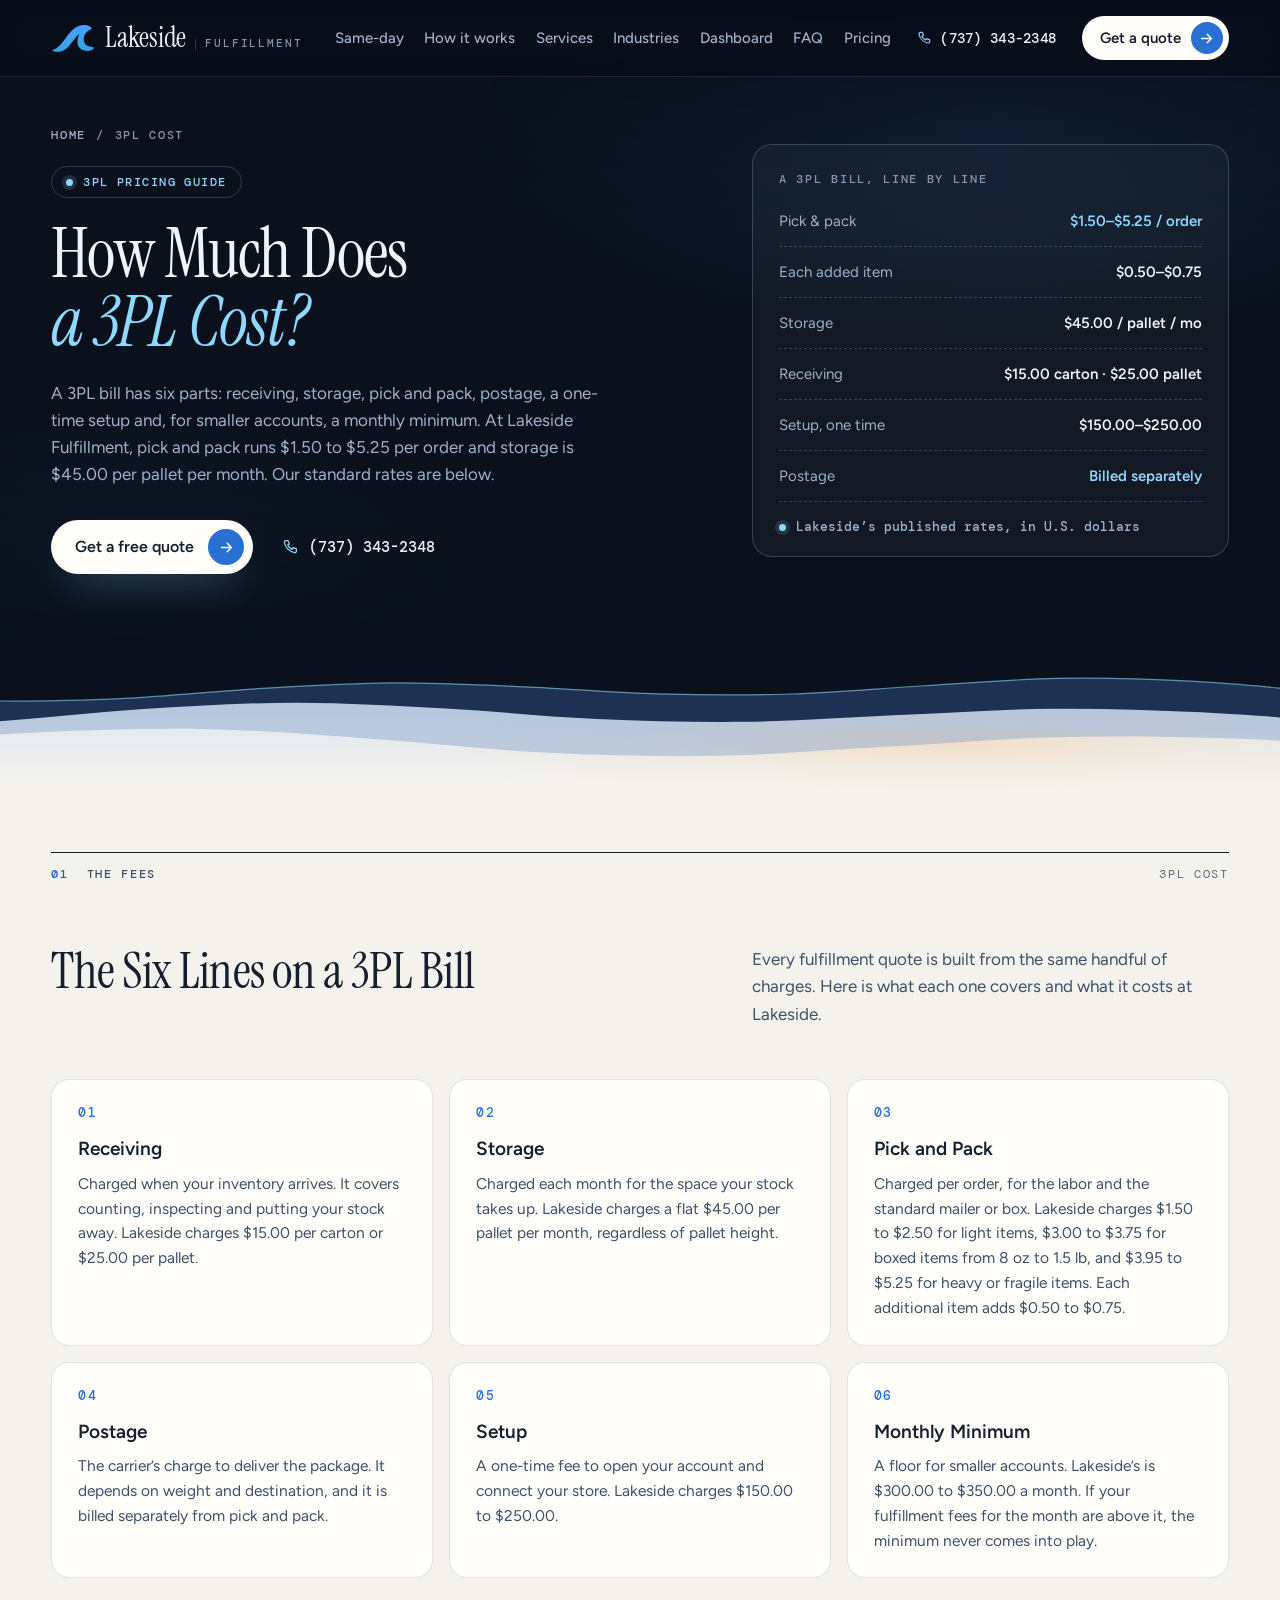
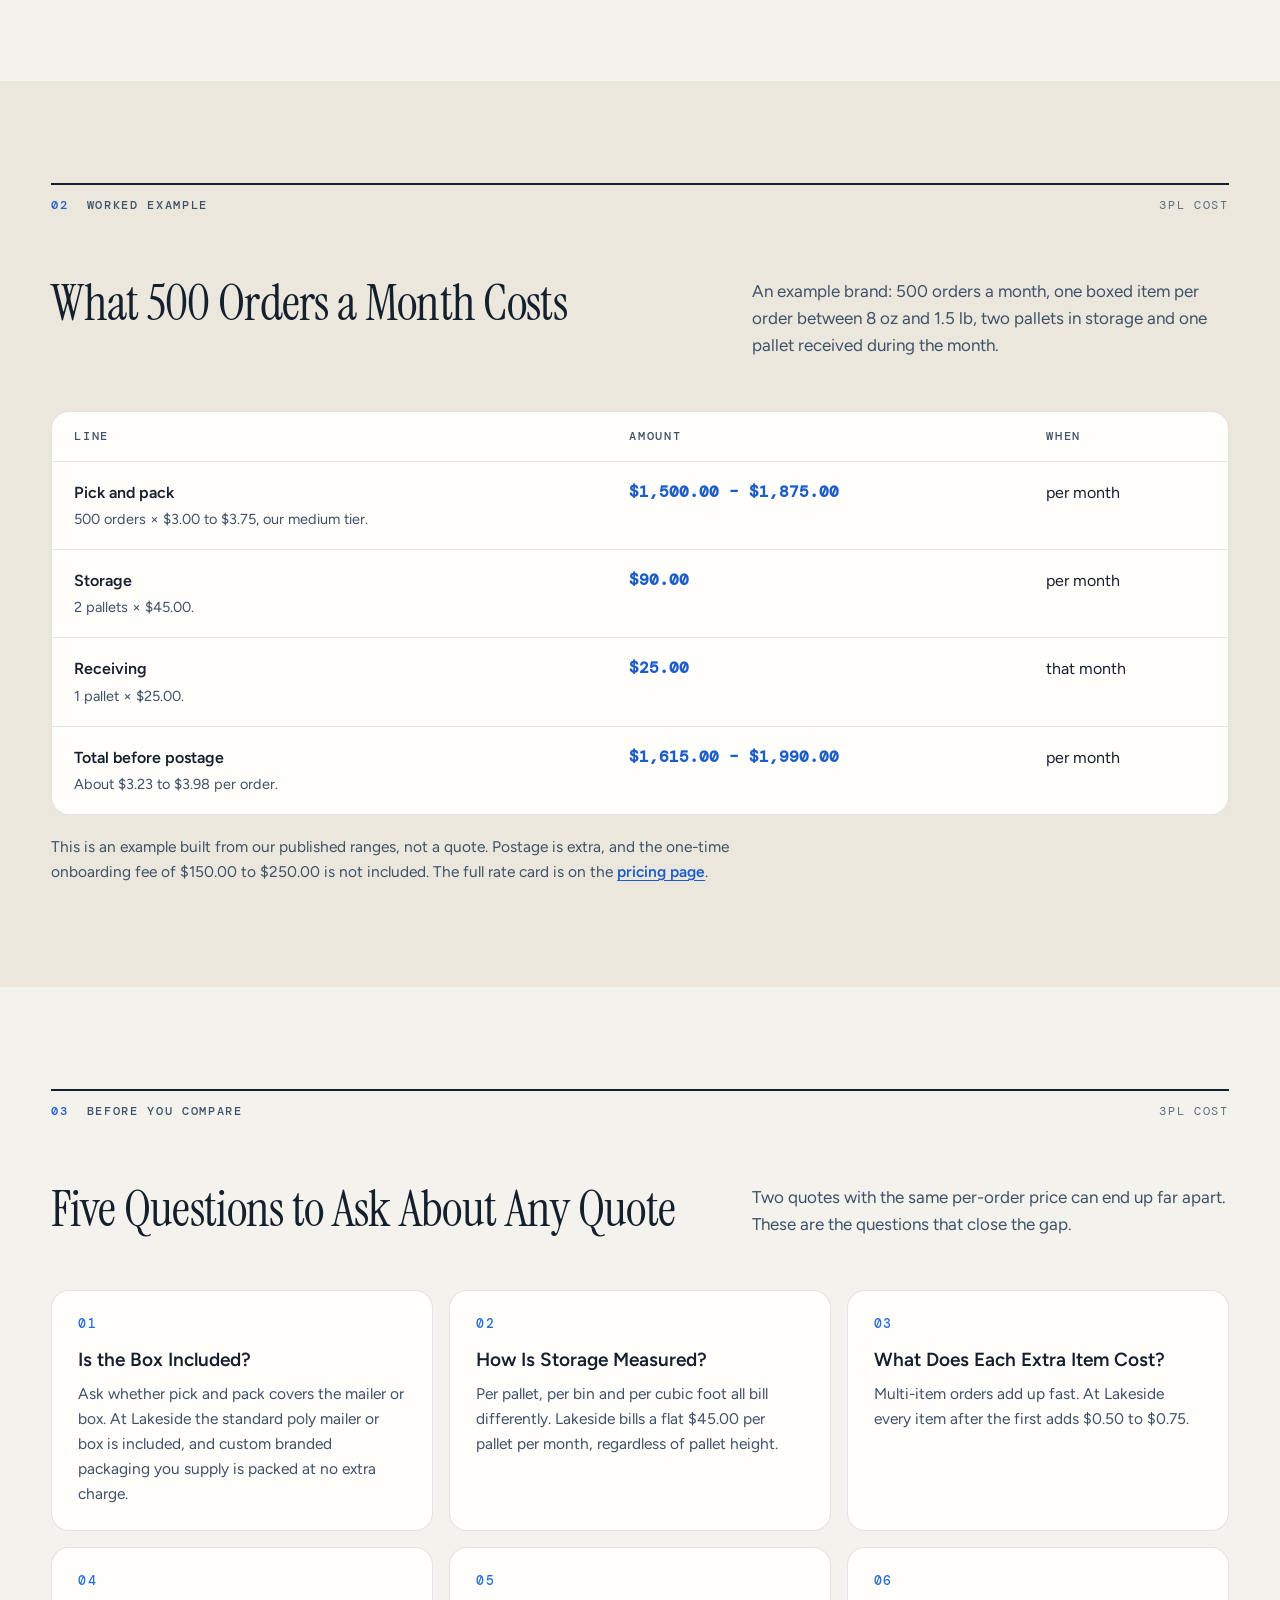
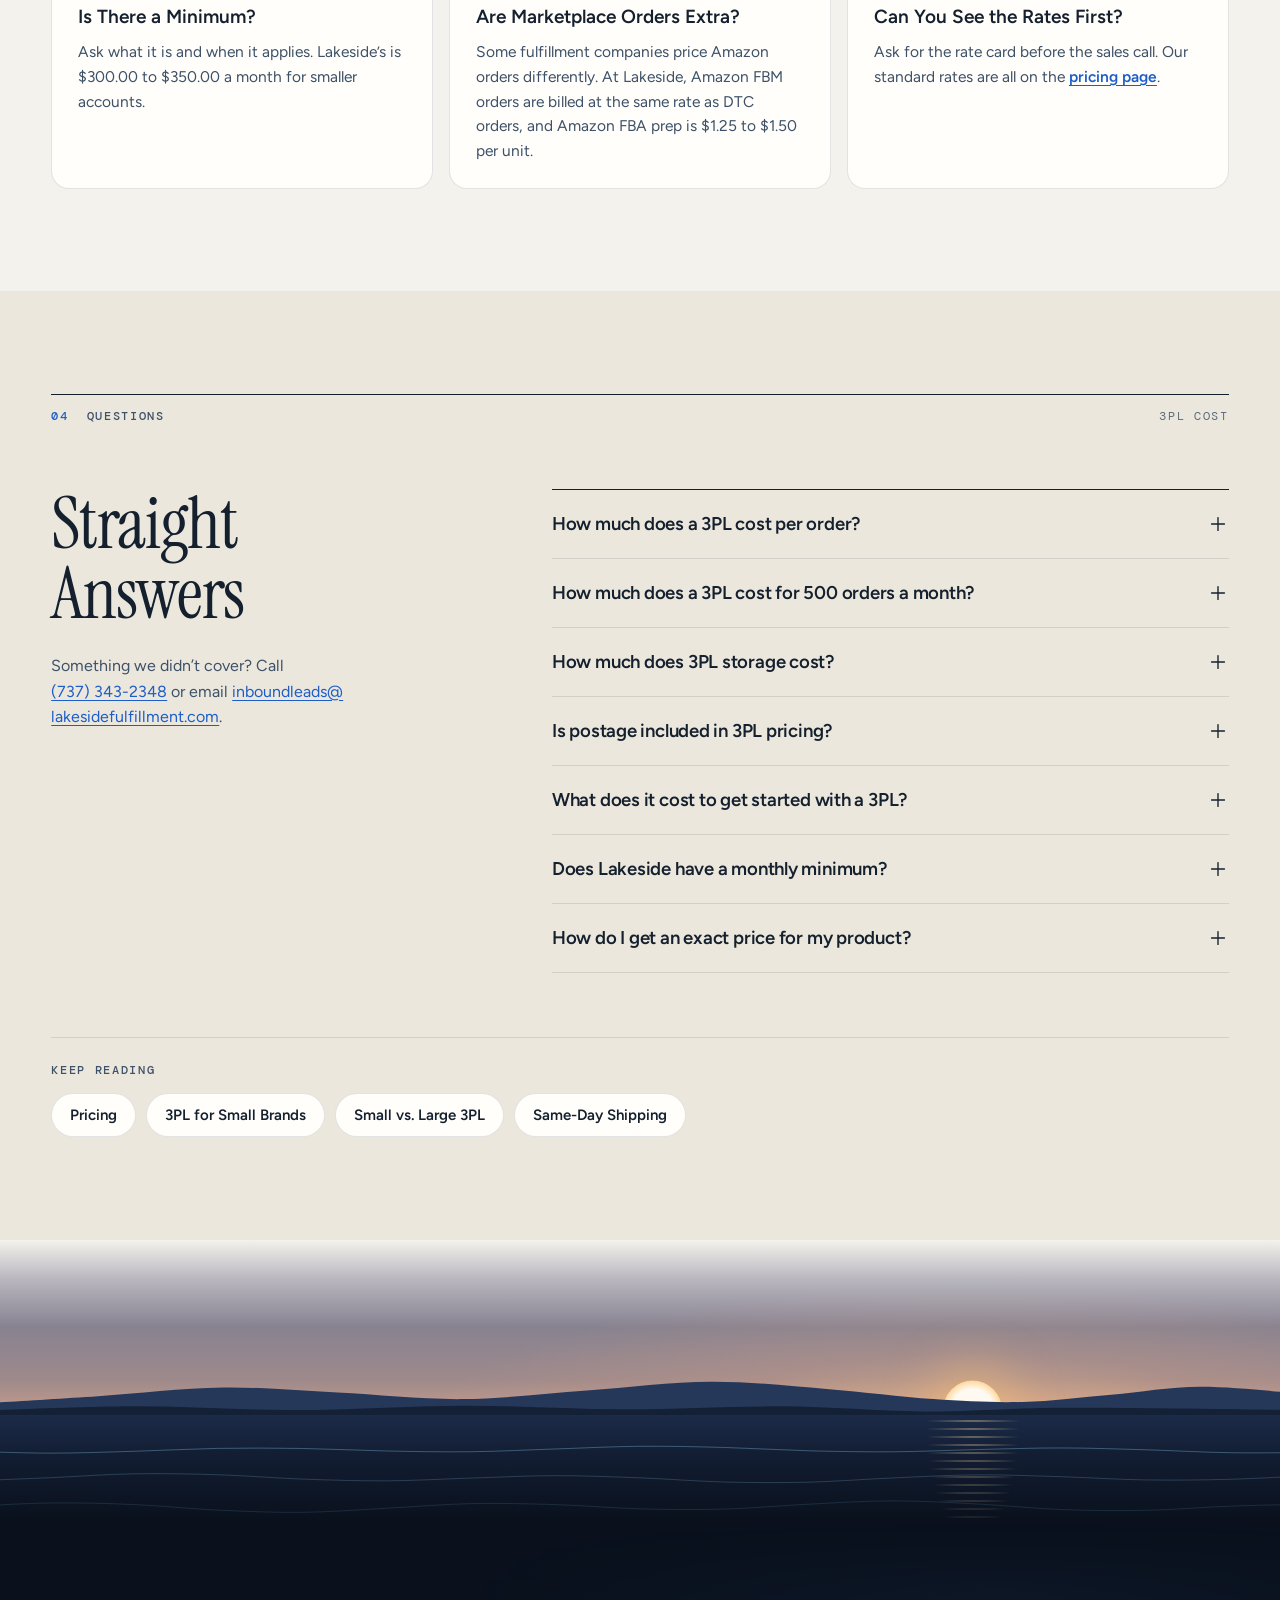
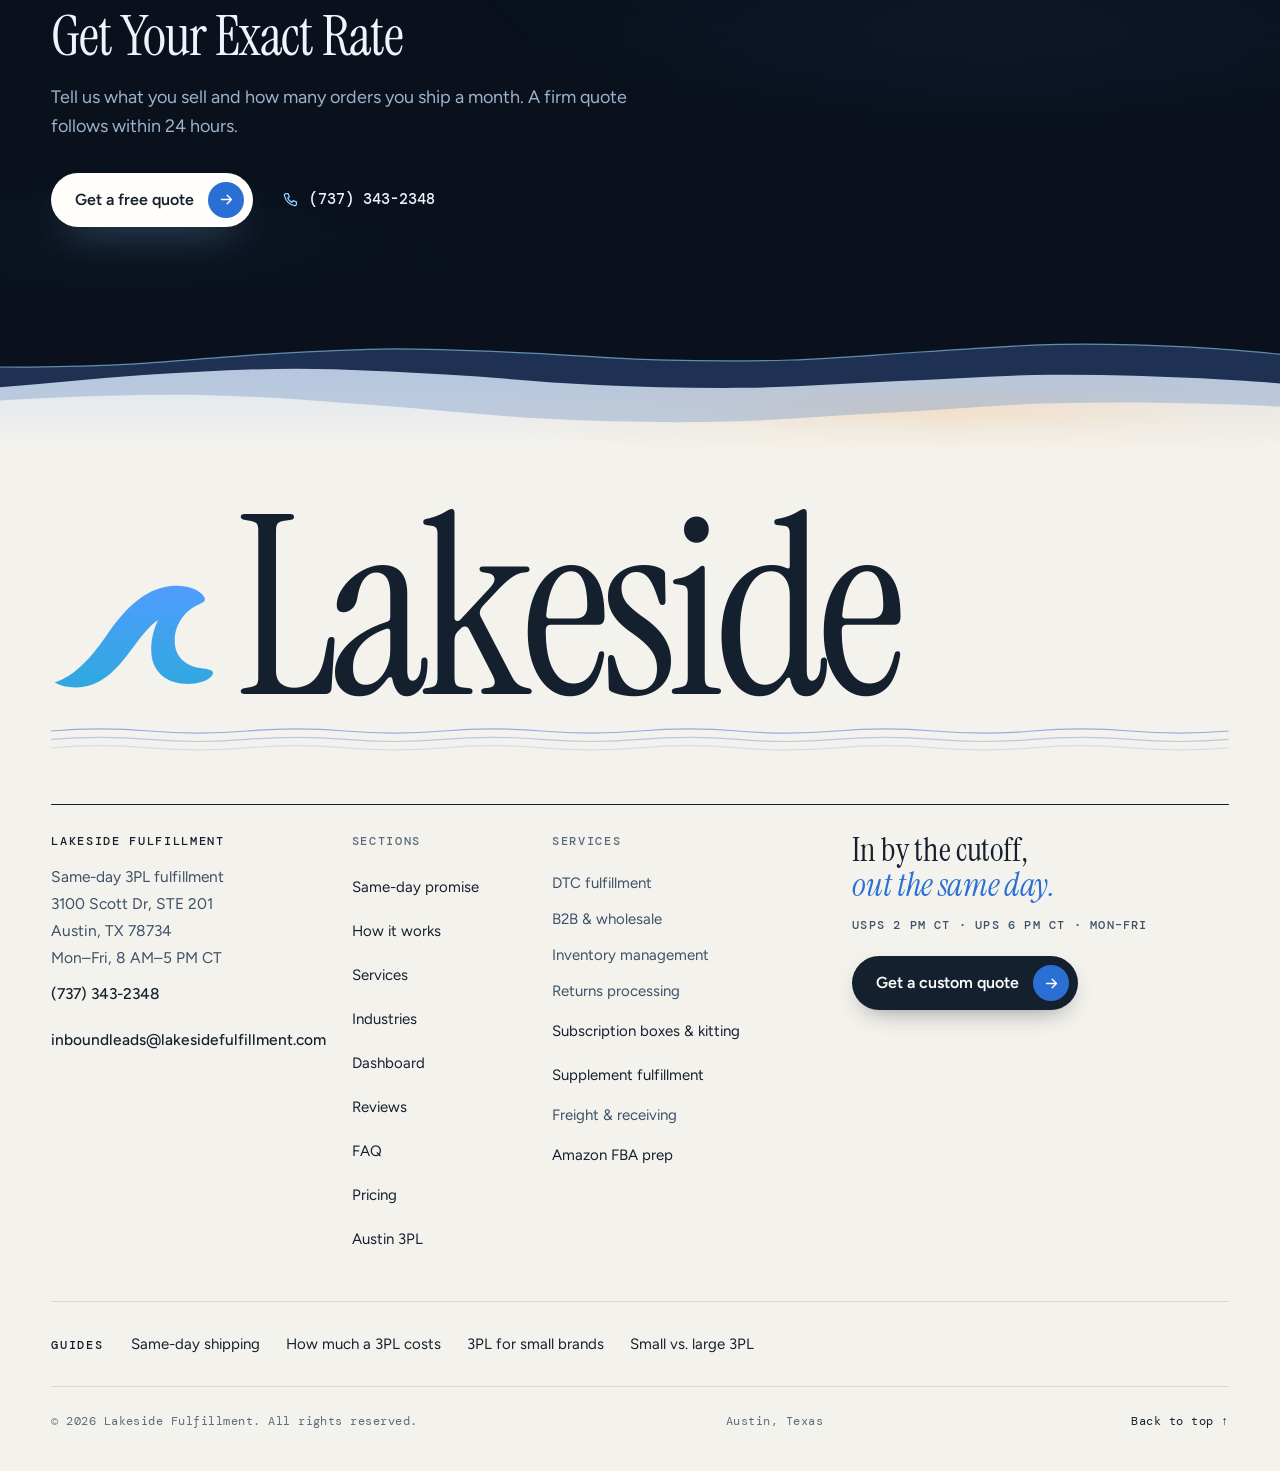
<file: 3pl-cost/index.html>
<!DOCTYPE html>
<html lang="en" class="on-night">
<head>
<meta charset="utf-8">
<meta name="viewport" content="width=device-width, initial-scale=1, viewport-fit=cover">
<title>How Much Does a 3PL Cost? Real 2026 Rates | Lakeside</title>
<meta name="description" content="What a 3PL charges for, in real numbers: pick and pack from $1.50 an order, storage $45 a pallet a month, receiving, setup and minimums, plus a worked example.">
<link rel="canonical" href="https://lakesidefulfillment.com/3pl-cost/">
<meta name="theme-color" content="#0a111d">
<link rel="icon" type="image/png" sizes="64x64" href="/assets/lakeside-wave-64.png">
<link rel="icon" type="image/png" sizes="192x192" href="/assets/lakeside-wave-192.png">
<link rel="apple-touch-icon" href="/assets/lakeside-wave-192.png">
<meta property="og:type" content="website">
<meta property="og:site_name" content="Lakeside Fulfillment">
<meta property="og:title" content="How Much Does a 3PL Cost? Real 2026 Rates | Lakeside">
<meta property="og:description" content="What a 3PL charges for, in real numbers: pick and pack from $1.50 an order, storage $45 a pallet a month, receiving, setup and minimums, plus a worked example.">
<meta property="og:url" content="https://lakesidefulfillment.com/3pl-cost/">
<meta property="og:image" content="https://lakesidefulfillment.com/assets/og-card.png">
<meta property="og:image:width" content="1200">
<meta property="og:image:height" content="630">
<meta property="og:image:alt" content="Lakeside Fulfillment, same-day 3PL in Austin, Texas. USPS cutoff 2 PM CT, UPS cutoff 6 PM CT, Monday to Friday.">
<meta property="og:locale" content="en_US">
<meta name="twitter:card" content="summary_large_image">
<meta name="twitter:title" content="How Much Does a 3PL Cost? Real 2026 Rates | Lakeside">
<meta name="twitter:description" content="What a 3PL charges for, in real numbers: pick and pack from $1.50 an order, storage $45 a pallet a month, receiving, setup and minimums, plus a worked example.">
<meta name="twitter:image" content="https://lakesidefulfillment.com/assets/og-card.png">
<meta name="twitter:image:alt" content="Lakeside Fulfillment, same-day 3PL in Austin, Texas. USPS cutoff 2 PM CT, UPS cutoff 6 PM CT, Monday to Friday.">
<!-- Structured data: #business is the same entity as the homepage's; FAQPage text mirrors the visible FAQ word for word, so edit both together -->
<script type="application/ld+json">{"@context": "https://schema.org", "@graph": [{"@type": "LocalBusiness", "@id": "https://lakesidefulfillment.com/#business", "name": "Lakeside Fulfillment", "url": "https://lakesidefulfillment.com/", "telephone": "+1-737-343-2348", "address": {"@type": "PostalAddress", "streetAddress": "3100 Scott Dr, STE 201", "addressLocality": "Austin", "addressRegion": "TX", "postalCode": "78734", "addressCountry": "US"}}, {"@type": "WebPage", "@id": "https://lakesidefulfillment.com/3pl-cost/#webpage", "url": "https://lakesidefulfillment.com/3pl-cost/", "name": "How much does a 3PL cost?", "description": "What a 3PL charges for, in real numbers: pick and pack from $1.50 an order, storage $45 a pallet a month, receiving, setup and minimums, plus a worked example.", "isPartOf": {"@id": "https://lakesidefulfillment.com/#website"}, "about": {"@id": "https://lakesidefulfillment.com/#business"}, "inLanguage": "en-US", "dateModified": "2026-11-17"}, {"@type": "FAQPage", "@id": "https://lakesidefulfillment.com/3pl-cost/#faq", "mainEntity": [{"@type": "Question", "name": "How much does a 3PL cost per order?", "acceptedAnswer": {"@type": "Answer", "text": "At Lakeside, pick and pack runs $1.50 to $2.50 per order for light items in a poly mailer, $3.00 to $3.75 for boxed items from 8 oz to 1.5 lb, and $3.95 to $5.25 for heavy or fragile items. Each additional item in an order adds $0.50 to $0.75. Postage is billed separately."}}, {"@type": "Question", "name": "How much does a 3PL cost for 500 orders a month?", "acceptedAnswer": {"@type": "Answer", "text": "Using Lakeside’s published ranges for a boxed item between 8 oz and 1.5 lb, about $1,615.00 to $1,990.00 a month before postage. That is 500 orders of pick and pack at $3.00 to $3.75, two pallets of storage at $45.00 each and one pallet received at $25.00."}}, {"@type": "Question", "name": "How much does 3PL storage cost?", "acceptedAnswer": {"@type": "Answer", "text": "At Lakeside, $45.00 per pallet per month, flat, regardless of pallet height."}}, {"@type": "Question", "name": "Is postage included in 3PL pricing?", "acceptedAnswer": {"@type": "Answer", "text": "No. Pick and pack covers labor and standard packaging. Postage is billed separately."}}, {"@type": "Question", "name": "What does it cost to get started with a 3PL?", "acceptedAnswer": {"@type": "Answer", "text": "At Lakeside there is a one-time onboarding fee of $150.00 to $250.00. It covers account setup and connecting your store. Onboarding can take as little as 2 weeks."}}, {"@type": "Question", "name": "Does Lakeside have a monthly minimum?", "acceptedAnswer": {"@type": "Answer", "text": "Yes, for smaller accounts: $300.00 to $350.00 a month. If your fulfillment fees for the month are above it, the minimum never comes into play."}}, {"@type": "Question", "name": "How do I get an exact price for my product?", "acceptedAnswer": {"@type": "Answer", "text": "Tell us what you sell and roughly how many orders you ship a month. We send a custom quote within 24 hours, with no commitment. Your rate depends on how your product packs: its size, weight and fragility."}}]}, {"@type": "BreadcrumbList", "@id": "https://lakesidefulfillment.com/3pl-cost/#breadcrumb", "itemListElement": [{"@type": "ListItem", "position": 1, "name": "Home", "item": "https://lakesidefulfillment.com/"}, {"@type": "ListItem", "position": 2, "name": "3PL Cost", "item": "https://lakesidefulfillment.com/3pl-cost/"}]}]}</script>
<!-- Google tag (gtag.js): GA4 G-BYE6PHLJ33 (Nick, 11-12), on every page -->
<script async src="https://www.googletagmanager.com/gtag/js?id=G-BYE6PHLJ33"></script>
<script>
  window.dataLayer = window.dataLayer || [];
  function gtag(){dataLayer.push(arguments);}
  gtag('js', new Date());
  gtag('config', 'G-BYE6PHLJ33');
</script>
<link rel="preconnect" href="https://fonts.googleapis.com">
<link rel="preconnect" href="https://fonts.gstatic.com" crossorigin>
<link rel="stylesheet" href="https://fonts.googleapis.com/css2?family=DM+Mono:wght@400;500&family=Figtree:wght@400;500;600;700&family=Instrument+Serif:ital@0;1&display=swap">
<link rel="stylesheet" href="/assets/site.css">
</head>
<body class="subpage lp">
<a class="skip" href="#main">Skip to content</a>

<svg class="sprite" aria-hidden="true" focusable="false" width="0" height="0">
  <defs>
    <linearGradient id="wave-g" x1="0" y1="0" x2="0" y2="1"><stop offset="0" stop-color="#4f9dfd"/><stop offset="1" stop-color="#2fa8e0"/></linearGradient>
    <symbol id="wave" viewBox="72 134 370 242"><path fill="url(#wave-g)" d="M80 357C128 342 166 296 200 246C242 186 288 143 350 142C385 142 408 155 414 170C416 176 410 180 402 183C372 195 348 225 347 262C346 300 372 322 410 326C425 328 434 330 432 338C426 352 398 362 368 360C325 357 296 330 295 288C294 262 300 240 310 218C292 230 272 255 250 285C215 333 180 368 128 368C108 368 92 364 80 357Z"/></symbol>
    <symbol id="i-arrow" viewBox="0 0 24 24"><path d="M5 12h14M13 6l6 6-6 6"/></symbol>
    <symbol id="i-ext" viewBox="0 0 24 24"><path d="M7 17 17 7M9 7h8v8"/></symbol>
    <symbol id="i-phone" viewBox="0 0 24 24"><path d="M6.5 3.5h3l1.6 4.4-2.2 1.4a11 11 0 0 0 5.8 5.8l1.4-2.2 4.4 1.6v3a2 2 0 0 1-2.2 2A16.5 16.5 0 0 1 4.5 5.7a2 2 0 0 1 2-2.2z"/></symbol>
    <symbol id="i-mail" viewBox="0 0 24 24"><rect x="3.5" y="5.5" width="17" height="13" rx="2"/><path d="m4 7 8 6 8-6"/></symbol>
    <symbol id="i-check" viewBox="0 0 24 24"><path d="m5 12.5 4.2 4.2L19 7"/></symbol>
    <symbol id="i-plus" viewBox="0 0 24 24"><path d="M12 5v14M5 12h14"/></symbol>
    <symbol id="i-menu" viewBox="0 0 24 24"><path d="M4 9h16M4 15h16"/></symbol>
    <symbol id="i-close" viewBox="0 0 24 24"><path d="M6 6l12 12M18 6 6 18"/></symbol>
    <symbol id="i-receive" viewBox="0 0 32 32"><path d="M16 4v13M11 12l5 5 5-5M5 17v9h22v-9M5 21h6l1.5 2h7l1.5-2h6"/></symbol>
    <symbol id="i-store" viewBox="0 0 32 32"><path d="M5 4v24M27 4v24M5 11h22M5 19h22M5 27h22M8 7h6v4H8zM17 14h7v5h-7zM9 22h5v5H9z"/></symbol>
    <symbol id="i-pack" viewBox="0 0 32 32"><path d="M4 10 16 5l12 5-12 5zM4 10v12l12 6 12-6V10M16 15v13M10 7.5l12 5v4"/></symbol>
    <symbol id="i-truck" viewBox="0 0 32 32"><path d="M3 8h16v14H3zM19 12h5l4 5v5h-9M7 25.5a2.5 2.5 0 1 0 0-.01M22 25.5a2.5 2.5 0 1 0 0-.01"/></symbol>
    <symbol id="i-track" viewBox="0 0 32 32"><path d="M4 5v22h24M8 20l5-6 4 4 7-9"/><circle cx="24" cy="9" r="1.6"/></symbol>
    <symbol id="c-bottle" viewBox="0 0 24 24"><path d="M7.5 2.5h9v3.5h-9zM6.5 6h11v13.5a2 2 0 0 1-2 2h-7a2 2 0 0 1-2-2zM6.5 10.5h11v6h-11"/></symbol>
    <symbol id="c-beauty" viewBox="0 0 24 24"><path d="M10.5 2.5h3v4h-3zM9 6.5h6l1 3v10.5a1.5 1.5 0 0 1-1.5 1.5h-5A1.5 1.5 0 0 1 8 20V9.5zM8 13h8"/></symbol>
    <symbol id="c-food" viewBox="0 0 24 24"><path d="M6 6h12l-1.4 14a1.5 1.5 0 0 1-1.5 1.4H8.9a1.5 1.5 0 0 1-1.5-1.4zM6.4 10h11.2M9 2.5c0 1.2 1 1.3 1 2.5M13 2.5c0 1.2 1 1.3 1 2.5"/></symbol>
    <symbol id="c-apparel" viewBox="0 0 24 24"><path d="M9 3.5 3.5 6.5l2 4 2.5-1.2V20.5h8V9.3l2.5 1.2 2-4L15 3.5a3 3 0 0 1-6 0z"/></symbol>
    <symbol id="c-pet" viewBox="0 0 24 24"><path d="M8 16.5c0-2.4 1.8-4.5 4-4.5s4 2.1 4 4.5-1.8 4-4 4-4-1.6-4-4z"/><circle cx="5.5" cy="11" r="1.8"/><circle cx="9.2" cy="6.5" r="1.8"/><circle cx="14.8" cy="6.5" r="1.8"/><circle cx="18.5" cy="11" r="1.8"/></symbol>
    <symbol id="c-other" viewBox="0 0 24 24"><path d="m12 3 8.5 4.5v9L12 21l-8.5-4.5v-9zM3.5 7.5 12 12l8.5-4.5M12 12v9"/></symbol>
    <symbol id="i-snow" viewBox="0 0 24 24"><path d="M12 3v18M4.2 7.5l15.6 9M4.2 16.5l15.6-9M9.5 4.5 12 6l2.5-1.5M9.5 19.5 12 18l2.5 1.5"/></symbol>
  </defs>
</svg>

<header class="hdr" id="hdr">
  <div class="wrap hdr-in">
    <a class="brand" href="/" aria-label="Lakeside Fulfillment — home">
      <svg class="mark" width="44" height="29" aria-hidden="true"><use href="#wave"/></svg>
      <span class="wm"><span class="wm-1">Lakeside</span><span class="wm-2">Fulfillment</span></span>
    </a>
    <nav class="nav" aria-label="Primary">
      <ul>
        <li><a href="/#promise">Same-day</a></li>
        <li><a href="/#how">How it works</a></li>
        <li><a href="/#services">Services</a></li>
        <li><a href="/#industries">Industries</a></li>
        <li><a href="/#visibility">Dashboard</a></li>
        <li><a href="/#faq">FAQ</a></li>
        <li><a href="/pricing/">Pricing</a></li>
      </ul>
    </nav>
    <a class="hdr-tel" href="tel:+17373432348"><svg class="ic" aria-hidden="true"><use href="#i-phone"/></svg>(737) 343-2348</a>
    <a class="btn btn-ink btn-sm hdr-cta" href="/quote/?from=3pl-cost">Get a quote<span class="chip" aria-hidden="true"><svg class="ic"><use href="#i-arrow"/></svg></span></a>
    <a class="menu-btn" id="menu-btn" href="#site-map" aria-controls="sheet" aria-expanded="false"><span>Menu</span><svg class="ic" aria-hidden="true"><use href="#i-menu"/></svg></a>
  </div>
</header>

<div class="sheet" id="sheet" role="dialog" aria-modal="true" aria-label="Site menu" hidden>
  <div class="sheet-top">
    <a class="brand" href="/" data-close><svg class="mark" width="44" height="29" aria-hidden="true"><use href="#wave"/></svg><span class="wm"><span class="wm-1">Lakeside</span><span class="wm-2">Fulfillment</span></span></a>
    <button class="sheet-x" type="button" data-close aria-label="Close menu"><svg class="ic" aria-hidden="true"><use href="#i-close"/></svg></button>
  </div>
  <nav aria-label="Menu">
  <ol class="sheet-nav">
    <li style="--i:0"><a href="/#promise" data-close><span>01</span>Same-day promise</a></li>
    <li style="--i:1"><a href="/#how" data-close><span>02</span>How it works</a></li>
    <li style="--i:2"><a href="/#services" data-close><span>03</span>Services</a></li>
    <li style="--i:3"><a href="/#industries" data-close><span>04</span>Industries</a></li>
    <li style="--i:4"><a href="/#visibility" data-close><span>05</span>Dashboard</a></li>
    <li style="--i:5"><a href="/#reviews" data-close><span>06</span>Reviews</a></li>
    <li style="--i:6"><a href="/#faq" data-close><span>07</span>FAQ</a></li>
    <li style="--i:7"><a href="/pricing/" data-close><span>08</span>Pricing</a></li>
  </ol>
  </nav>
  <div class="sheet-foot">
    <a class="btn btn-ink btn-block" href="/quote/?from=3pl-cost" data-close>Get a custom quote<span class="chip" aria-hidden="true"><svg class="ic"><use href="#i-arrow"/></svg></span></a>
    <div class="sheet-contact">
      <a href="tel:+17373432348"><svg class="ic" aria-hidden="true"><use href="#i-phone"/></svg>(737) 343-2348</a>
      <a href="mailto:inboundleads@lakesidefulfillment.com"><svg class="ic" aria-hidden="true"><use href="#i-mail"/></svg><span>inboundleads@<wbr>lakesidefulfillment.com</span></a>
    </div>
    <p class="mono-s">Same-day 3PL · Austin, Texas</p>
  </div>
</div>

<main id="main">

<section class="night lp-hero" aria-labelledby="lp-h">
  <div class="wrap lp-hero-in">
    <div class="lp-hero-copy">
      <nav class="lp-crumbs" aria-label="Breadcrumb"><a href="/">Home</a><span aria-hidden="true">/</span><span aria-current="page">3PL Cost</span></nav>
      <p class="lp-badge">3PL pricing guide</p>
      <h1 id="lp-h" class="display lp-h">How Much Does <br><em>a 3PL Cost?</em></h1>
      <p class="lp-sub">A 3PL bill has six parts: receiving, storage, pick and pack, postage, a one-time setup and, for smaller accounts, a monthly minimum. At Lakeside Fulfillment, pick and pack runs $1.50 to $5.25 per order and storage is $45.00 per pallet per month. Our standard rates are below.</p>
      <div class="lp-actions"><a class="btn btn-ice" href="/quote/?from=3pl-cost">Get a free quote<span class="chip" aria-hidden="true"><svg class="ic"><use href="#i-arrow"/></svg></span></a><a class="lp-call" href="tel:+17373432348"><svg class="ic" aria-hidden="true"><use href="#i-phone"/></svg>(737) 343-2348</a></div>
    </div>
    <aside class="lp-board" aria-label="A 3PL bill, line by line">
      <p class="lp-board-k">A 3PL bill, line by line</p>
      <dl>
        <div class="lp-row"><dt>Pick &amp; pack</dt><dd class="green">$1.50&ndash;$5.25 / order</dd></div>
        <div class="lp-row"><dt>Each added item</dt><dd>$0.50&ndash;$0.75</dd></div>
        <div class="lp-row"><dt>Storage</dt><dd>$45.00 / pallet / mo</dd></div>
        <div class="lp-row"><dt>Receiving</dt><dd>$15.00 carton &middot; $25.00 pallet</dd></div>
        <div class="lp-row"><dt>Setup, one time</dt><dd>$150.00&ndash;$250.00</dd></div>
        <div class="lp-row"><dt>Postage</dt><dd class="sky">Billed separately</dd></div>
      </dl>
      <p class="lp-board-f"><span class="lp-dot" aria-hidden="true"></span>Lakeside&rsquo;s published rates, in U.S. dollars</p>
    </aside>
  </div>
</section>

<!-- dawn: night into day -->
<div class="sky dawn" data-edge=".5" aria-hidden="true" data-play><div class="d-light"></div><div class="d-glow"></div><svg class="d-waves" viewBox="0 0 1440 120" preserveAspectRatio="none" aria-hidden="true" focusable="false"><g class="w3"><path class="w-drift" d="M-160 88.9C-128.3 86.9 -33.3 79.5 30 76.9C93.3 74.4 156.7 72.5 220 73.8C283.3 75 346.7 80.3 410 84.4C473.3 88.5 536.7 95.5 600 98.4C663.3 101.2 726.7 102.6 790 101.5C853.3 100.5 916.7 95.3 980 92.1C1043.3 88.9 1106.7 83.7 1170 82.2C1233.3 80.7 1296.7 81.5 1360 83.2C1423.3 84.9 1518.3 90.9 1550 92.4L1550 -20H-160Z"/></g><g class="w2"><path class="w-drift" d="M-160 77C-131.7 75.9 -46.7 73.8 10 70.5C66.7 67.2 123.3 60.5 180 57.2C236.7 53.9 293.3 50.7 350 50.6C406.7 50.5 463.3 53.9 520 56.7C576.7 59.6 633.3 65.2 690 67.5C746.7 69.8 803.3 71.1 860 70.5C916.7 69.8 973.3 65.8 1030 63.5C1086.7 61.2 1143.3 57.4 1200 56.9C1256.7 56.4 1313.3 58.1 1370 60.6C1426.7 63.1 1511.7 69.9 1540 71.8L1540 -20H-160Z"/></g><g class="w1"><path d="M-160 43.1C-135 44.6 -60 50.9 -10 51.9C40 53 90 51.5 140 49.4C190 47.3 240 42 290 39.3C340 36.6 390 33.7 440 33.3C490 33 540 35.4 590 37.3C640 39.1 690 43.4 740 44.6C790 45.9 840 46.2 890 44.8C940 43.4 990 38.9 1040 36.2C1090 33.5 1140 29.3 1190 28.5C1240 27.7 1290 29 1340 31.4C1390 33.8 1465 41 1490 43L1490 -20H-160Z"/><path class="w-foam" d="M-160 43.1C-135 44.6 -60 50.9 -10 51.9C40 53 90 51.5 140 49.4C190 47.3 240 42 290 39.3C340 36.6 390 33.7 440 33.3C490 33 540 35.4 590 37.3C640 39.1 690 43.4 740 44.6C790 45.9 840 46.2 890 44.8C940 43.4 990 38.9 1040 36.2C1090 33.5 1140 29.3 1190 28.5C1240 27.7 1290 29 1340 31.4C1390 33.8 1465 41 1490 43"/></g></svg></div>

<section class="sec lp-sec" aria-labelledby="lp-s1">
  <div class="wrap">
    <div class="runhead"><span>01</span><span>The Fees</span><span class="rh-r">3PL Cost</span></div>
    <div class="lp-head"><h2 id="lp-s1" class="lp-title">The Six Lines on a 3PL Bill</h2><p class="lp-lede">Every fulfillment quote is built from the same handful of charges. Here is what each one covers and what it costs at Lakeside.</p></div>
    <ul class="lp-cards"><li class="lp-card"><span class="lp-n">01</span><h3>Receiving</h3><p>Charged when your inventory arrives. It covers counting, inspecting and putting your stock away. Lakeside charges $15.00 per carton or $25.00 per pallet.</p></li><li class="lp-card"><span class="lp-n">02</span><h3>Storage</h3><p>Charged each month for the space your stock takes up. Lakeside charges a flat $45.00 per pallet per month, regardless of pallet height.</p></li><li class="lp-card"><span class="lp-n">03</span><h3>Pick and Pack</h3><p>Charged per order, for the labor and the standard mailer or box. Lakeside charges $1.50 to $2.50 for light items, $3.00 to $3.75 for boxed items from 8 oz to 1.5 lb, and $3.95 to $5.25 for heavy or fragile items. Each additional item adds $0.50 to $0.75.</p></li><li class="lp-card"><span class="lp-n">04</span><h3>Postage</h3><p>The carrier&rsquo;s charge to deliver the package. It depends on weight and destination, and it is billed separately from pick and pack.</p></li><li class="lp-card"><span class="lp-n">05</span><h3>Setup</h3><p>A one-time fee to open your account and connect your store. Lakeside charges $150.00 to $250.00.</p></li><li class="lp-card"><span class="lp-n">06</span><h3>Monthly Minimum</h3><p>A floor for smaller accounts. Lakeside&rsquo;s is $300.00 to $350.00 a month. If your fulfillment fees for the month are above it, the minimum never comes into play.</p></li></ul>
  </div>
</section>

<section class="sec lp-sec alt" aria-labelledby="lp-s2">
  <div class="wrap">
    <div class="runhead"><span>02</span><span>Worked Example</span><span class="rh-r">3PL Cost</span></div>
    <div class="lp-head"><h2 id="lp-s2" class="lp-title">What 500 Orders a Month Costs</h2><p class="lp-lede">An example brand: 500 orders a month, one boxed item per order between 8 oz and 1.5 lb, two pallets in storage and one pallet received during the month.</p></div>
    <div class="lp-table-wrap">
    <table class="lp-table"><thead><tr><th>Line</th><th>Amount</th><th>When</th></tr></thead><tbody><tr><td>Pick and pack <small>500 orders &times; $3.00 to $3.75, our medium tier.</small></td><td class="amt">$1,500.00 &ndash; $1,875.00</td><td>per month</td></tr><tr><td>Storage <small>2 pallets &times; $45.00.</small></td><td class="amt">$90.00</td><td>per month</td></tr><tr><td>Receiving <small>1 pallet &times; $25.00.</small></td><td class="amt">$25.00</td><td>that month</td></tr><tr><td>Total before postage <small>About $3.23 to $3.98 per order.</small></td><td class="amt">$1,615.00 &ndash; $1,990.00</td><td>per month</td></tr></tbody></table></div><p class="lp-note">This is an example built from our published ranges, not a quote. Postage is extra, and the one-time onboarding fee of $150.00 to $250.00 is not included. The full rate card is on the <a href="/pricing/">pricing page</a>.</p>
  </div>
</section>

<section class="sec lp-sec" aria-labelledby="lp-s3">
  <div class="wrap">
    <div class="runhead"><span>03</span><span>Before You Compare</span><span class="rh-r">3PL Cost</span></div>
    <div class="lp-head"><h2 id="lp-s3" class="lp-title">Five Questions to Ask About Any Quote</h2><p class="lp-lede">Two quotes with the same per-order price can end up far apart. These are the questions that close the gap.</p></div>
    <ul class="lp-cards"><li class="lp-card"><span class="lp-n">01</span><h3>Is the Box Included?</h3><p>Ask whether pick and pack covers the mailer or box. At Lakeside the standard poly mailer or box is included, and custom branded packaging you supply is packed at no extra charge.</p></li><li class="lp-card"><span class="lp-n">02</span><h3>How Is Storage Measured?</h3><p>Per pallet, per bin and per cubic foot all bill differently. Lakeside bills a flat $45.00 per pallet per month, regardless of pallet height.</p></li><li class="lp-card"><span class="lp-n">03</span><h3>What Does Each Extra Item Cost?</h3><p>Multi-item orders add up fast. At Lakeside every item after the first adds $0.50 to $0.75.</p></li><li class="lp-card"><span class="lp-n">04</span><h3>Is There a Minimum?</h3><p>Ask what it is and when it applies. Lakeside&rsquo;s is $300.00 to $350.00 a month for smaller accounts.</p></li><li class="lp-card"><span class="lp-n">05</span><h3>Are Marketplace Orders Extra?</h3><p>Some fulfillment companies price Amazon orders differently. At Lakeside, Amazon FBM orders are billed at the same rate as DTC orders, and Amazon FBA prep is $1.25 to $1.50 per unit.</p></li><li class="lp-card"><span class="lp-n">06</span><h3>Can You See the Rates First?</h3><p>Ask for the rate card before the sales call. Our standard rates are all on the <a href="/pricing/">pricing page</a>.</p></li></ul>
  </div>
</section>

<section class="sec lp-sec alt faq" aria-labelledby="lp-s4">
  <div class="wrap">
    <div class="runhead"><span>04</span><span>Questions</span><span class="rh-r">3PL Cost</span></div>
    <div class="faq-grid">
      <div class="faq-head">
        <h2 id="lp-s4" class="display">Straight Answers</h2>
        <p>Something we didn’t cover? Call <a href="tel:+17373432348">(737) 343-2348</a> or email <a href="mailto:inboundleads@lakesidefulfillment.com">inboundleads@<wbr>lakesidefulfillment.com</a>.</p>
      </div>
      <div class="qa">
        <details><summary><span>How much does a 3PL cost per order?</span><svg class="ic pm" aria-hidden="true"><use href="#i-plus"/></svg></summary><div class="ans"><p>At Lakeside, pick and pack runs $1.50 to $2.50 per order for light items in a poly mailer, $3.00 to $3.75 for boxed items from 8 oz to 1.5 lb, and $3.95 to $5.25 for heavy or fragile items. Each additional item in an order adds $0.50 to $0.75. Postage is billed separately.</p></div></details>
        <details><summary><span>How much does a 3PL cost for 500 orders a month?</span><svg class="ic pm" aria-hidden="true"><use href="#i-plus"/></svg></summary><div class="ans"><p>Using Lakeside&rsquo;s published ranges for a boxed item between 8 oz and 1.5 lb, about $1,615.00 to $1,990.00 a month before postage. That is 500 orders of pick and pack at $3.00 to $3.75, two pallets of storage at $45.00 each and one pallet received at $25.00.</p></div></details>
        <details><summary><span>How much does 3PL storage cost?</span><svg class="ic pm" aria-hidden="true"><use href="#i-plus"/></svg></summary><div class="ans"><p>At Lakeside, $45.00 per pallet per month, flat, regardless of pallet height.</p></div></details>
        <details><summary><span>Is postage included in 3PL pricing?</span><svg class="ic pm" aria-hidden="true"><use href="#i-plus"/></svg></summary><div class="ans"><p>No. Pick and pack covers labor and standard packaging. Postage is billed separately.</p></div></details>
        <details><summary><span>What does it cost to get started with a 3PL?</span><svg class="ic pm" aria-hidden="true"><use href="#i-plus"/></svg></summary><div class="ans"><p>At Lakeside there is a one-time onboarding fee of $150.00 to $250.00. It covers account setup and connecting your store. Onboarding can take as little as 2 weeks.</p></div></details>
        <details><summary><span>Does Lakeside have a monthly minimum?</span><svg class="ic pm" aria-hidden="true"><use href="#i-plus"/></svg></summary><div class="ans"><p>Yes, for smaller accounts: $300.00 to $350.00 a month. If your fulfillment fees for the month are above it, the minimum never comes into play.</p></div></details>
        <details><summary><span>How do I get an exact price for my product?</span><svg class="ic pm" aria-hidden="true"><use href="#i-plus"/></svg></summary><div class="ans"><p>Tell us what you sell and roughly how many orders you ship a month. We send a custom quote within 24 hours, with no commitment. Your rate depends on how your product packs: its size, weight and fragility.</p></div></details>
      </div>
    </div>
    <div class="lp-related"><p>Keep reading</p><ul><li><a href="/pricing/">Pricing</a></li><li><a href="/small-business-3pl/">3PL for Small Brands</a></li><li><a href="/small-vs-large-3pl/">Small vs. Large 3PL</a></li><li><a href="/same-day-shipping/">Same-Day Shipping</a></li></ul></div>
  </div>
</section>

<!-- dusk: day into night -->
<div class="sky dusk" data-edge=".1" aria-hidden="true" data-play><div class="s-sky"></div><div class="s-dark"></div><div class="s-glow"></div><svg class="s-stars" viewBox="0 0 1440 200" preserveAspectRatio="xMidYMid slice" aria-hidden="true" focusable="false"><circle cx="20.1" cy="142.7" r="0.9"/><circle class="st-tw" cx="314.8" cy="107.5" r="1.2"/><circle cx="481" cy="111.6" r="1.4"/><circle class="st-tw" cx="780" cy="99.6" r="1.3"/><circle cx="1163.5" cy="31.7" r="1"/><circle class="st-tw" cx="1011.1" cy="102" r="0.7"/><circle cx="977.5" cy="63.9" r="1.6"/><circle class="st-tw" cx="1150.4" cy="17.8" r="1.2"/><circle cx="1312.4" cy="100.3" r="1.3"/><circle class="st-tw" cx="828.4" cy="141.1" r="1.6"/><circle cx="541.1" cy="44.2" r="1.5"/><circle class="st-tw" cx="485.2" cy="21" r="0.9"/><circle cx="619.9" cy="38.7" r="1.6"/><circle class="st-tw" cx="800.3" cy="107.5" r="1.6"/><circle cx="102.1" cy="35.8" r="1.2"/><circle class="st-tw" cx="732.3" cy="56.8" r="0.8"/><circle cx="1292.6" cy="11.4" r="1"/><circle class="st-tw" cx="501.8" cy="96.2" r="1.6"/><circle cx="740.8" cy="22.5" r="1"/><circle class="st-tw" cx="417" cy="48.4" r="1.1"/><circle cx="485.6" cy="74" r="1.3"/><circle class="st-tw" cx="346.5" cy="140" r="1.1"/><circle cx="1228.2" cy="91.1" r="1.3"/><circle class="st-tw" cx="742.7" cy="69.7" r="1.4"/><circle cx="1335.4" cy="53.1" r="1.4"/><circle class="st-tw" cx="371.6" cy="83" r="1"/><circle cx="482.8" cy="52.3" r="1.5"/><circle class="st-tw" cx="1248.6" cy="16.6" r="1.5"/><circle cx="128.8" cy="54.6" r="0.8"/><circle class="st-tw" cx="129" cy="157.3" r="0.8"/><circle cx="905.3" cy="20.1" r="1.1"/><circle class="st-tw" cx="850.1" cy="19.4" r="1.6"/><circle cx="1258.4" cy="137" r="1.6"/><circle class="st-tw" cx="1290.9" cy="113.2" r="0.9"/></svg><div class="s-sun"></div><svg class="s-hills" viewBox="0 0 1440 60" preserveAspectRatio="none" aria-hidden="true" focusable="false"><path class="s-far" d="M-20 42C1.7 40.3 65 35.7 110 32C155 28.3 205 20.8 250 20C295 19.2 335 24.3 380 27C425 29.7 473.3 36.5 520 36C566.7 35.5 613.3 28 660 24C706.7 20 755 12.3 800 12C845 11.7 888.3 18 930 22C971.7 26 1013.3 33 1050 36C1086.7 39 1116.7 41 1150 40C1183.3 39 1216.7 33.5 1250 30C1283.3 26.5 1315 19.3 1350 19C1385 18.7 1441.7 26.5 1460 28L1460 61H-20Z"/><path class="s-near" d="M-20 52C8.3 51 91.7 46.2 150 46C208.3 45.8 268.3 51.2 330 51C391.7 50.8 458.3 45.2 520 45C581.7 44.8 640 49.8 700 50C760 50.2 823.3 45.5 880 46C936.7 46.5 986.7 52.7 1040 53C1093.3 53.3 1130 48.3 1200 48C1270 47.7 1416.7 50.5 1460 51L1460 61H-20Z"/></svg><div class="s-lake"></div><div class="s-ref"></div><svg class="s-rips" viewBox="0 0 1440 100" preserveAspectRatio="none" aria-hidden="true" focusable="false"><path class="s-rip" d="M-40 15.6C-24.2 16 23.3 18 55 18.1C86.7 18.1 118.3 16.9 150 15.9C181.7 15 213.3 13 245 12.4C276.7 11.9 308.3 12 340 12.5C371.7 13 403.3 14.9 435 15.5C466.7 16.2 498.3 16.8 530 16.4C561.7 16 593.3 14.2 625 13.1C656.7 12 688.3 10.2 720 9.9C751.7 9.6 783.3 10.4 815 11.3C846.7 12.2 878.3 14.4 910 15.3C941.7 16.1 973.3 16.7 1005 16.5C1036.7 16.2 1068.3 14.6 1100 13.8C1131.7 13 1163.3 11.8 1195 11.9C1226.7 11.9 1258.3 13.2 1290 14.1C1321.7 15.1 1353.3 17.1 1385 17.6C1416.7 18.1 1464.2 17.3 1480 17.2"/><path class="s-rip" d="M-40 51.6C-24.2 50.9 23.3 48.9 55 47.5C86.7 46 118.3 43.4 150 42.8C181.7 42.2 213.3 42.9 245 43.9C276.7 44.9 308.3 47.9 340 49.1C371.7 50.3 403.3 51.4 435 51.2C466.7 51 498.3 48.9 530 47.9C561.7 46.9 593.3 45 625 45C656.7 45 688.3 46.4 720 47.6C751.7 48.9 783.3 51.7 815 52.6C846.7 53.4 878.3 53.6 910 52.8C941.7 51.9 973.3 49.1 1005 47.7C1036.7 46.2 1068.3 44.3 1100 44C1131.7 43.8 1163.3 45.3 1195 46.3C1226.7 47.3 1258.3 49.7 1290 50.1C1321.7 50.6 1353.3 50.2 1385 49.3C1416.7 48.3 1464.2 45.4 1480 44.6"/><path class="s-rip" d="M-40 82.3C-24.2 81.5 23.3 78.1 55 77.7C86.7 77.2 118.3 78 150 79.5C181.7 80.9 213.3 84.6 245 86.2C276.7 87.7 308.3 89.2 340 88.8C371.7 88.5 403.3 85.7 435 83.9C466.7 82.2 498.3 79.1 530 78.4C561.7 77.7 593.3 78.5 625 79.6C656.7 80.6 688.3 83.7 720 84.6C751.7 85.5 783.3 85.9 815 84.9C846.7 84 878.3 80.7 910 79.1C941.7 77.4 973.3 75.1 1005 75.1C1036.7 75.1 1068.3 77.2 1100 78.9C1131.7 80.6 1163.3 84.3 1195 85.5C1226.7 86.8 1258.3 87.1 1290 86.4C1321.7 85.7 1353.3 82.6 1385 81.4C1416.7 80.1 1464.2 79.3 1480 78.9"/></svg></div>

<section class="night lp-cta" aria-labelledby="lp-cta-h">
  <div class="wrap">
    <h2 id="lp-cta-h" class="display">Get Your Exact Rate</h2>
    <p>Tell us what you sell and how many orders you ship a month. A firm quote follows within 24 hours.</p>
    <div class="lp-actions"><a class="btn btn-ice" href="/quote/?from=3pl-cost">Get a free quote<span class="chip" aria-hidden="true"><svg class="ic"><use href="#i-arrow"/></svg></span></a><a class="lp-call" href="tel:+17373432348"><svg class="ic" aria-hidden="true"><use href="#i-phone"/></svg>(737) 343-2348</a></div>
  </div>
</section>

<!-- dawn: night into day -->
<div class="sky dawn" data-edge=".5" aria-hidden="true" data-play><div class="d-light"></div><div class="d-glow"></div><svg class="d-waves" viewBox="0 0 1440 120" preserveAspectRatio="none" aria-hidden="true" focusable="false"><g class="w3"><path class="w-drift" d="M-160 88.9C-128.3 86.9 -33.3 79.5 30 76.9C93.3 74.4 156.7 72.5 220 73.8C283.3 75 346.7 80.3 410 84.4C473.3 88.5 536.7 95.5 600 98.4C663.3 101.2 726.7 102.6 790 101.5C853.3 100.5 916.7 95.3 980 92.1C1043.3 88.9 1106.7 83.7 1170 82.2C1233.3 80.7 1296.7 81.5 1360 83.2C1423.3 84.9 1518.3 90.9 1550 92.4L1550 -20H-160Z"/></g><g class="w2"><path class="w-drift" d="M-160 77C-131.7 75.9 -46.7 73.8 10 70.5C66.7 67.2 123.3 60.5 180 57.2C236.7 53.9 293.3 50.7 350 50.6C406.7 50.5 463.3 53.9 520 56.7C576.7 59.6 633.3 65.2 690 67.5C746.7 69.8 803.3 71.1 860 70.5C916.7 69.8 973.3 65.8 1030 63.5C1086.7 61.2 1143.3 57.4 1200 56.9C1256.7 56.4 1313.3 58.1 1370 60.6C1426.7 63.1 1511.7 69.9 1540 71.8L1540 -20H-160Z"/></g><g class="w1"><path d="M-160 43.1C-135 44.6 -60 50.9 -10 51.9C40 53 90 51.5 140 49.4C190 47.3 240 42 290 39.3C340 36.6 390 33.7 440 33.3C490 33 540 35.4 590 37.3C640 39.1 690 43.4 740 44.6C790 45.9 840 46.2 890 44.8C940 43.4 990 38.9 1040 36.2C1090 33.5 1140 29.3 1190 28.5C1240 27.7 1290 29 1340 31.4C1390 33.8 1465 41 1490 43L1490 -20H-160Z"/><path class="w-foam" d="M-160 43.1C-135 44.6 -60 50.9 -10 51.9C40 53 90 51.5 140 49.4C190 47.3 240 42 290 39.3C340 36.6 390 33.7 440 33.3C490 33 540 35.4 590 37.3C640 39.1 690 43.4 740 44.6C790 45.9 840 46.2 890 44.8C940 43.4 990 38.9 1040 36.2C1090 33.5 1140 29.3 1190 28.5C1240 27.7 1290 29 1340 31.4C1390 33.8 1465 41 1490 43"/></g></svg></div>
</main>
<footer class="foot" id="site-map">
  <div class="wrap">
    <div class="foot-mark" aria-hidden="true" data-fx="clip"><svg class="mark" width="160" height="105"><use href="#wave"/></svg><span><i style="--k:0">L</i><i style="--k:1">a</i><i style="--k:2">k</i><i style="--k:3">e</i><i style="--k:4">s</i><i style="--k:5">i</i><i style="--k:6">d</i><i style="--k:7">e</i></span></div>
    <svg data-play class="foot-lake" viewBox="0 0 1200 40" preserveAspectRatio="none" aria-hidden="true"><path d="M0 10Q50 4 100 10T200 10T300 10T400 10T500 10T600 10T700 10T800 10T900 10T1000 10T1100 10T1200 10"/><path d="M0 22Q50 16 100 22T200 22T300 22T400 22T500 22T600 22T700 22T800 22T900 22T1000 22T1100 22T1200 22"/><path d="M0 34Q50 28 100 34T200 34T300 34T400 34T500 34T600 34T700 34T800 34T900 34T1000 34T1100 34T1200 34"/></svg>
    <div class="foot-grid">
      <div class="f-nap">
        <h2 class="f-h">Lakeside Fulfillment</h2>
        <address>
          <span>Same-day 3PL fulfillment</span>
          <span>3100 Scott Dr, STE 201</span>
          <span>Austin, TX 78734</span>
          <span>Mon&ndash;Fri, 8&nbsp;AM&ndash;5&nbsp;PM&nbsp;CT</span>
          <a href="tel:+17373432348">(737) 343-2348</a>
          <a href="mailto:inboundleads@lakesidefulfillment.com">inboundleads@<wbr>lakesidefulfillment.com</a>
        </address>
      </div>
      <nav class="f-col" aria-label="Sections">
        <h2 class="f-h">Sections</h2>
        <ul><li><a href="/#promise">Same-day promise</a></li><li><a href="/#how">How it works</a></li><li><a href="/#services">Services</a></li><li><a href="/#industries">Industries</a></li><li><a href="/#visibility">Dashboard</a></li><li><a href="/#reviews">Reviews</a></li><li><a href="/#faq">FAQ</a></li><li><a href="/pricing/">Pricing</a></li><li><a href="/austin-3pl/">Austin 3PL</a></li></ul>
      </nav>
      <div class="f-col">
        <h2 class="f-h">Services</h2>
        <ul><li>DTC fulfillment</li><li>B2B &amp; wholesale</li><li>Inventory management</li><li>Returns processing</li><li><a href="/kitting-assembly/">Subscription boxes &amp; kitting</a></li><li><a href="/supplement-fulfillment/">Supplement fulfillment</a></li><li>Freight &amp; receiving</li><li><a href="/kitting-assembly/">Amazon FBA prep</a></li></ul>
      </div>
      <div class="f-cta">
        <p class="f-big">In by the cutoff, <em>out the same&nbsp;day.</em></p>
        <p class="f-cuts"><span class="nowrap">USPS <span data-cutoff="usps">2&nbsp;PM&nbsp;CT</span></span> · <span class="nowrap">UPS <span data-cutoff="ups">6&nbsp;PM&nbsp;CT</span></span> · <span class="nowrap">Mon–Fri</span></p>
        <a class="btn btn-ink" href="/quote/?from=3pl-cost">Get a custom quote<span class="chip" aria-hidden="true"><svg class="ic"><use href="#i-arrow"/></svg></span></a>
      </div>
    </div>
    <nav class="f-guides" aria-label="Guides">
      <h2 class="f-h">Guides</h2>
      <ul><li><a href="/same-day-shipping/">Same-day shipping</a></li><li><a href="/3pl-cost/">How much a 3PL costs</a></li><li><a href="/small-business-3pl/">3PL for small brands</a></li><li><a href="/small-vs-large-3pl/">Small vs. large 3PL</a></li></ul>
    </nav>
    <div class="foot-bot">
      <p>© 2026 Lakeside Fulfillment. All rights reserved.</p>
      <p>Austin, Texas</p>
      <a href="#main">Back to top ↑</a>
    </div>
  </div>
</footer>

<script src="/assets/page.js"></script>
</body>
</html>
</file>
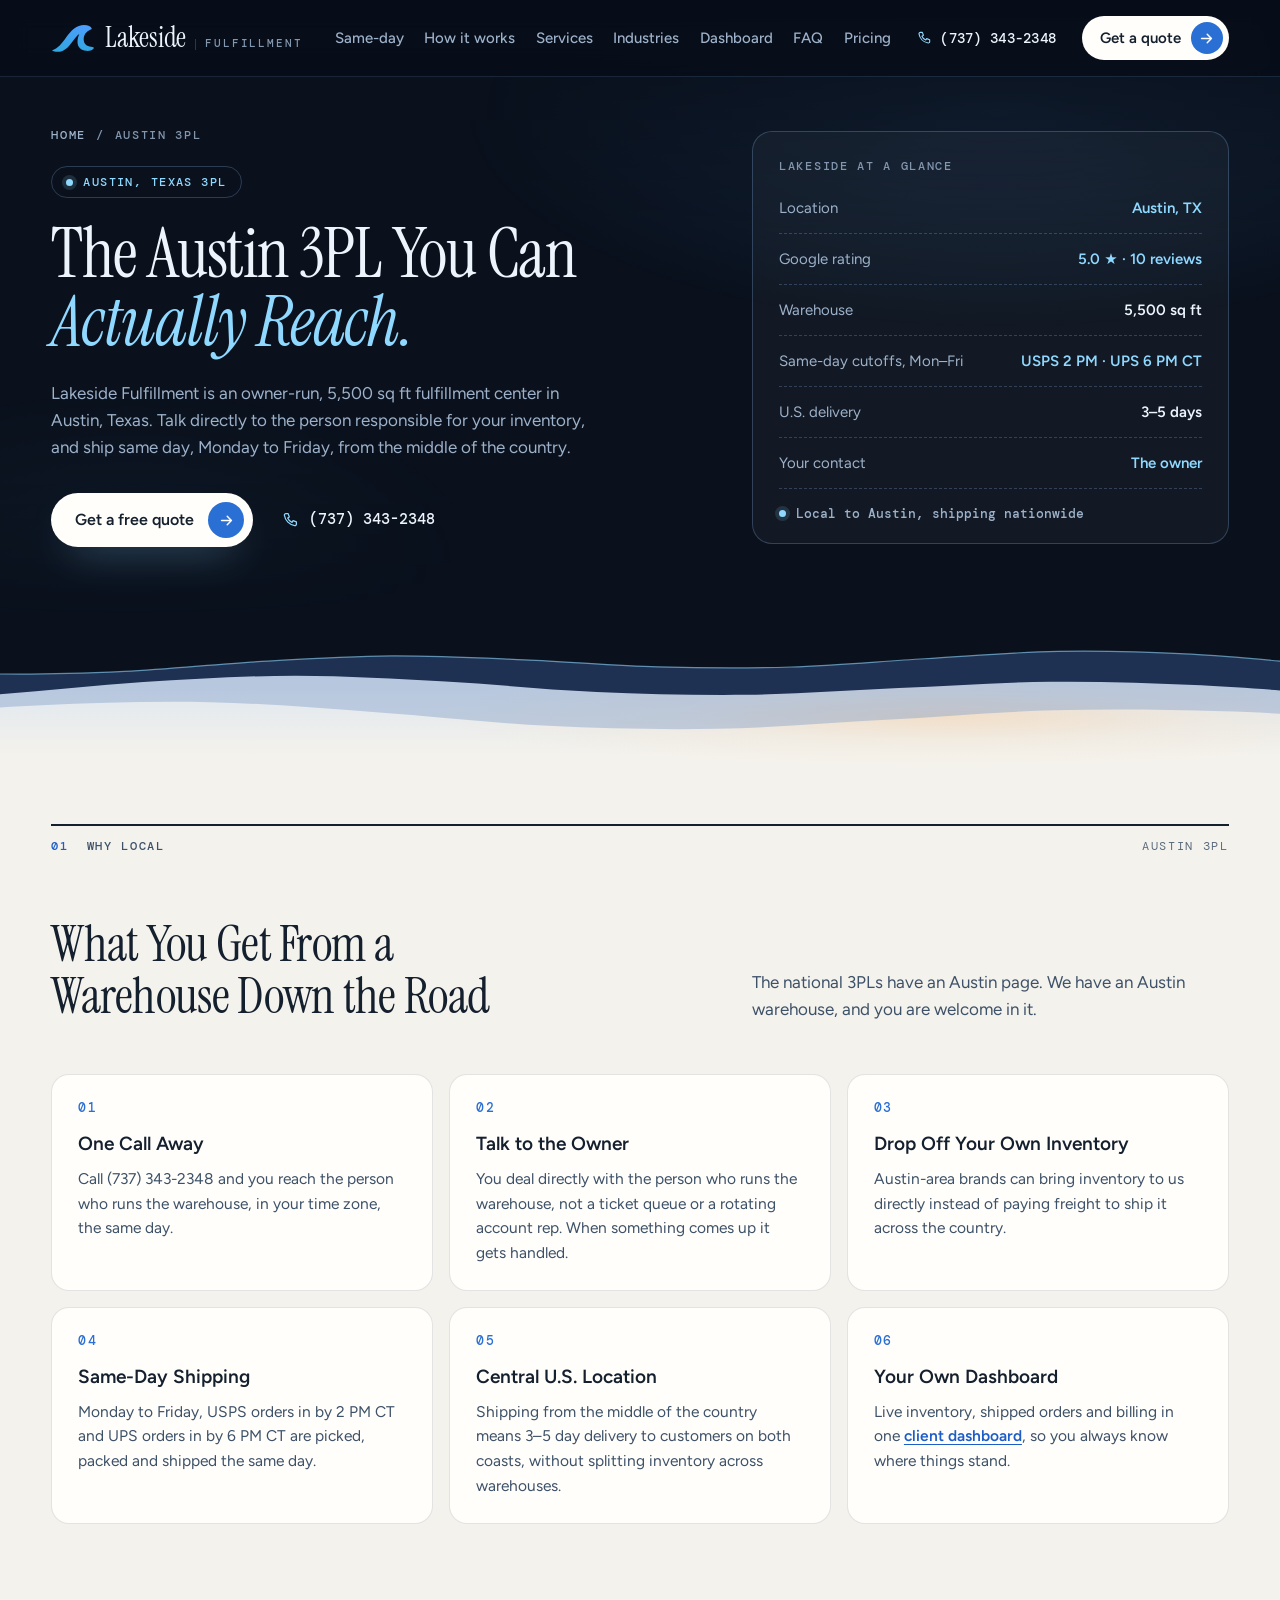
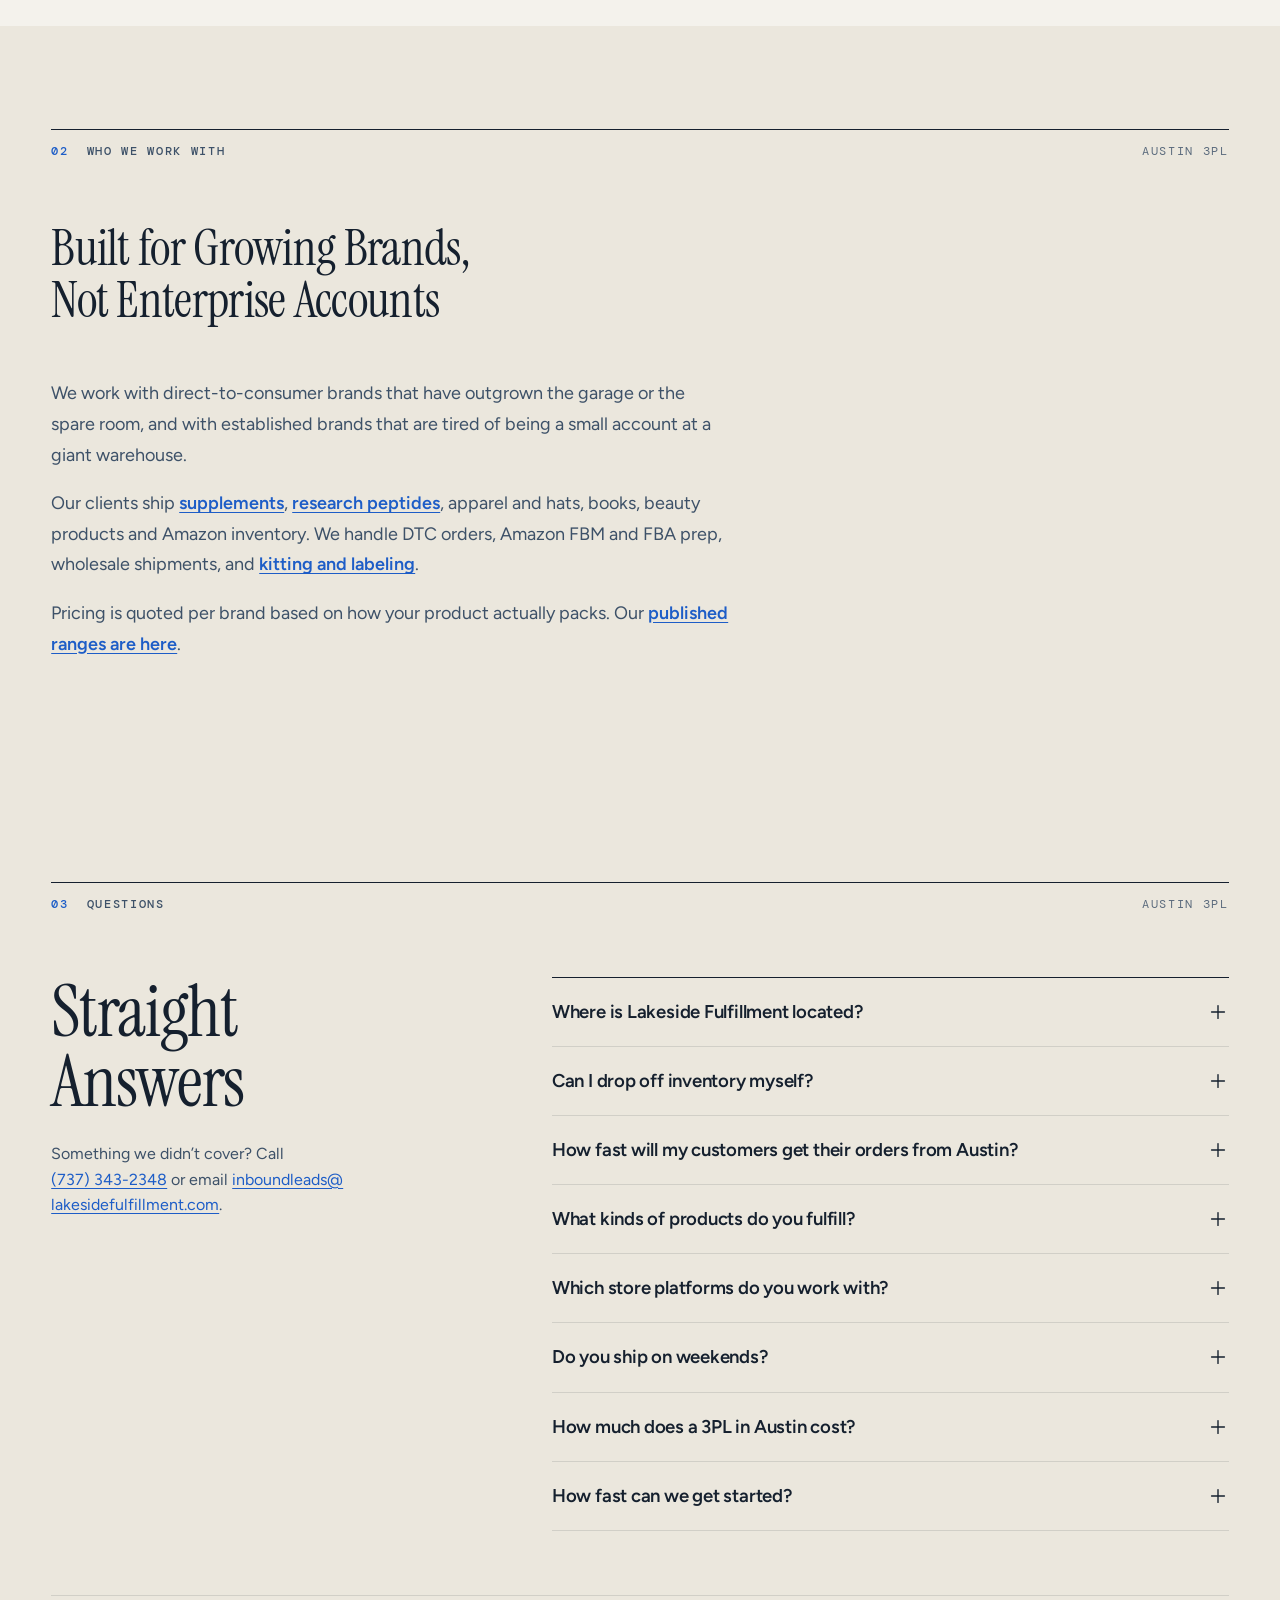
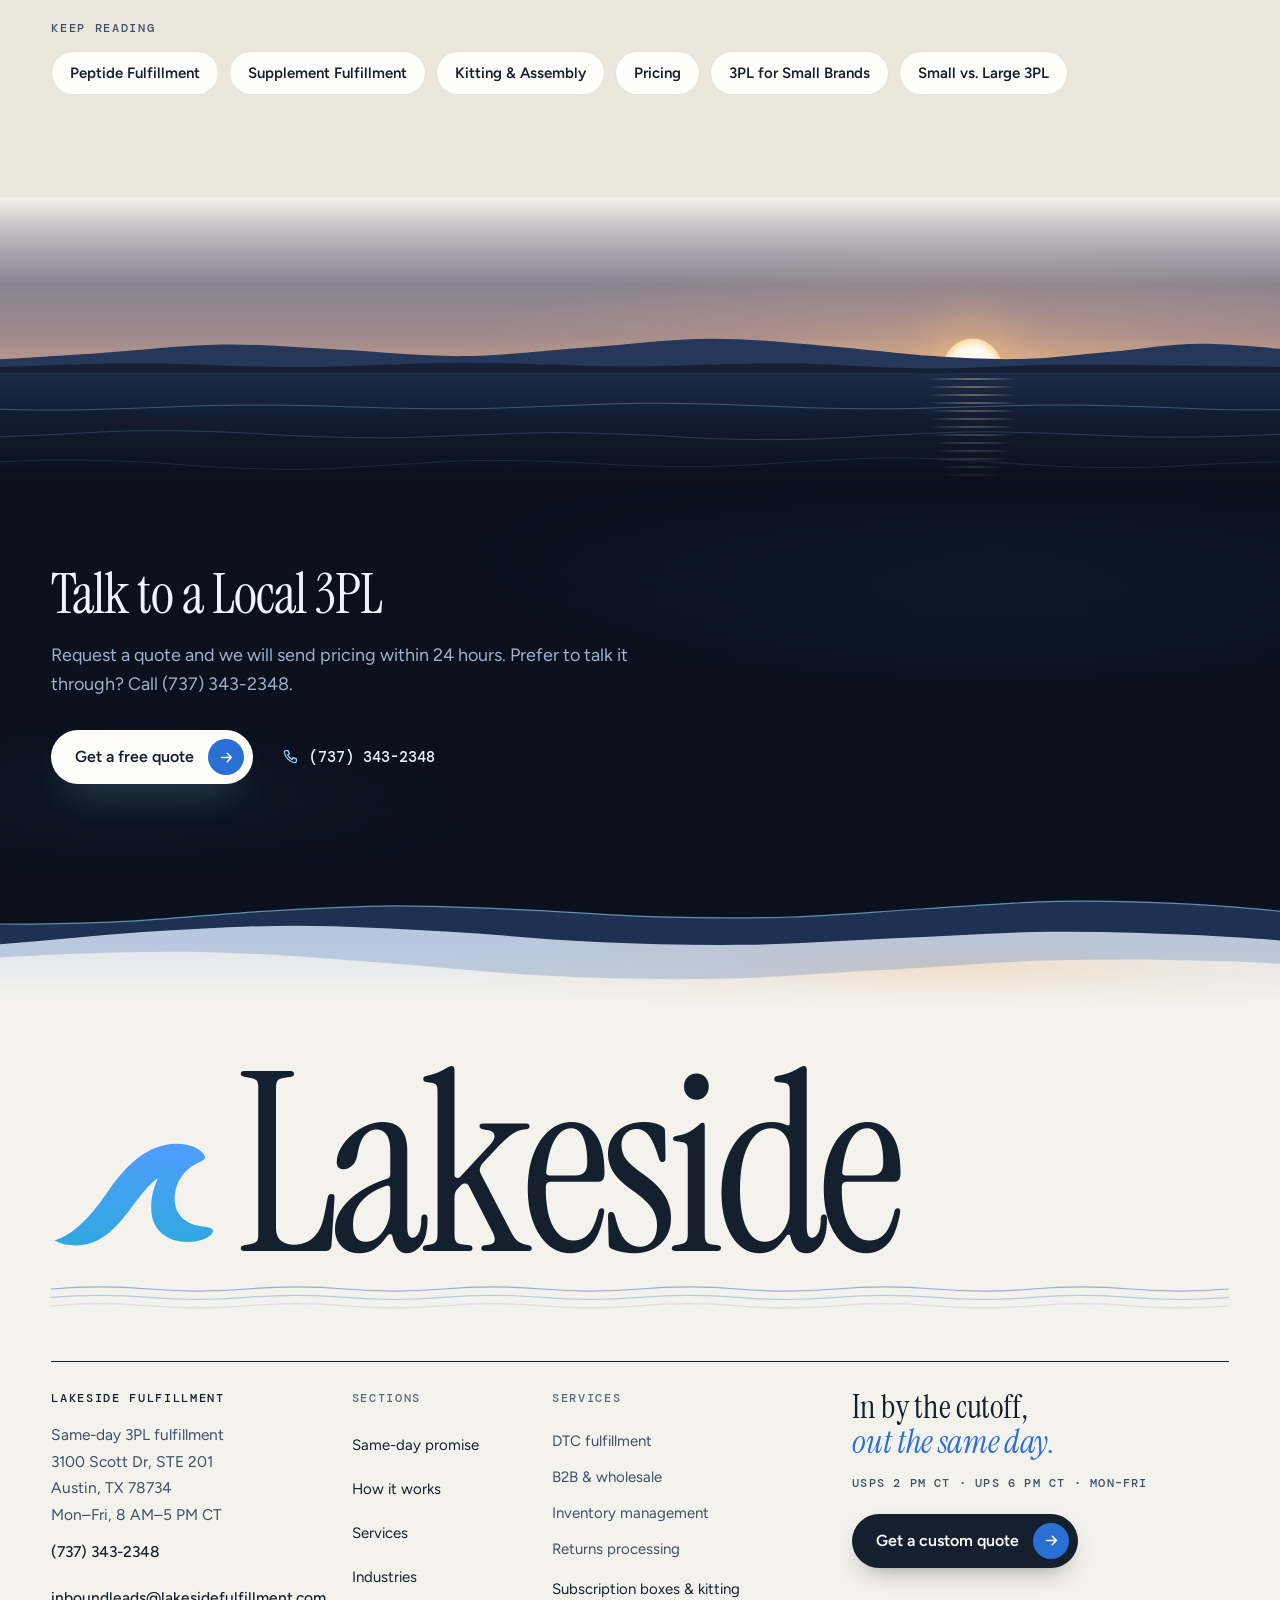
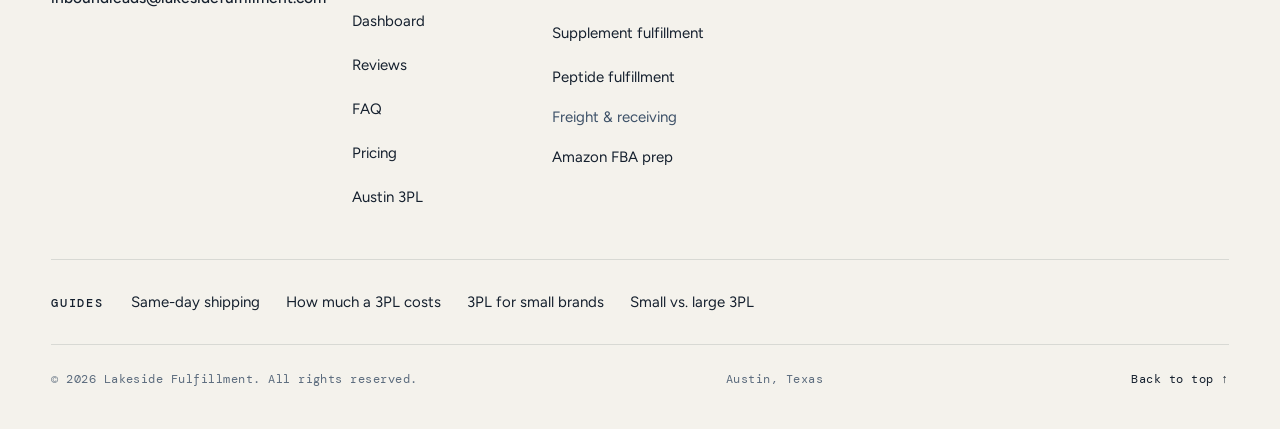
<file: austin-3pl/index.html>
<!DOCTYPE html>
<html lang="en" class="on-night">
<head>
<meta charset="utf-8">
<meta name="viewport" content="width=device-width, initial-scale=1, viewport-fit=cover">
<title>Austin 3PL & Fulfillment Center | Lakeside Fulfillment</title>
<meta name="description" content="Owner-run 3PL and fulfillment center in Austin, Texas. Same-day shipping, 3-5 day U.S. delivery and a direct line to the person running your account.">
<link rel="canonical" href="https://lakesidefulfillment.com/austin-3pl/">
<meta name="theme-color" content="#0a111d">
<link rel="icon" type="image/png" sizes="64x64" href="/assets/lakeside-wave-64.png">
<link rel="icon" type="image/png" sizes="192x192" href="/assets/lakeside-wave-192.png">
<link rel="apple-touch-icon" href="/assets/lakeside-wave-192.png">
<meta property="og:type" content="website">
<meta property="og:site_name" content="Lakeside Fulfillment">
<meta property="og:title" content="Austin 3PL & Fulfillment Center | Lakeside Fulfillment">
<meta property="og:description" content="Owner-run 3PL and fulfillment center in Austin, Texas. Same-day shipping, 3-5 day U.S. delivery and a direct line to the person running your account.">
<meta property="og:url" content="https://lakesidefulfillment.com/austin-3pl/">
<meta property="og:image" content="https://lakesidefulfillment.com/assets/og-card.png">
<meta property="og:image:width" content="1200">
<meta property="og:image:height" content="630">
<meta property="og:image:alt" content="Lakeside Fulfillment, same-day 3PL in Austin, Texas. USPS cutoff 2 PM CT, UPS cutoff 6 PM CT, Monday to Friday.">
<meta property="og:locale" content="en_US">
<meta name="twitter:card" content="summary_large_image">
<meta name="twitter:title" content="Austin 3PL & Fulfillment Center | Lakeside Fulfillment">
<meta name="twitter:description" content="Owner-run 3PL and fulfillment center in Austin, Texas. Same-day shipping, 3-5 day U.S. delivery and a direct line to the person running your account.">
<meta name="twitter:image" content="https://lakesidefulfillment.com/assets/og-card.png">
<meta name="twitter:image:alt" content="Lakeside Fulfillment, same-day 3PL in Austin, Texas. USPS cutoff 2 PM CT, UPS cutoff 6 PM CT, Monday to Friday.">
<!-- Structured data: #business is the same entity as the homepage's; FAQPage text mirrors the visible FAQ word for word, so edit both together -->
<script type="application/ld+json">{"@context": "https://schema.org", "@graph": [{"@type": "LocalBusiness", "@id": "https://lakesidefulfillment.com/#business", "name": "Lakeside Fulfillment", "url": "https://lakesidefulfillment.com/", "telephone": "+1-737-343-2348", "address": {"@type": "PostalAddress", "streetAddress": "3100 Scott Dr, STE 201", "addressLocality": "Austin", "addressRegion": "TX", "postalCode": "78734", "addressCountry": "US"}}, {"@type": "Service", "@id": "https://lakesidefulfillment.com/austin-3pl/#service", "name": "Austin 3PL and fulfillment center", "serviceType": "Third-party logistics and e-commerce order fulfillment", "description": "Owner-run 3PL and fulfillment center in Austin, Texas. Same-day shipping, 3-5 day U.S. delivery and a direct line to the person running your account.", "url": "https://lakesidefulfillment.com/austin-3pl/", "areaServed": {"@type": "Country", "name": "United States"}, "provider": {"@id": "https://lakesidefulfillment.com/#business"}}, {"@type": "FAQPage", "@id": "https://lakesidefulfillment.com/austin-3pl/#faq", "mainEntity": [{"@type": "Question", "name": "Where is Lakeside Fulfillment located?", "acceptedAnswer": {"@type": "Answer", "text": "Our fulfillment center is at 3100 Scott Dr, STE 201, Austin, TX 78734. Call (737) 343-2348 or request a quote to get started."}}, {"@type": "Question", "name": "Can I drop off inventory myself?", "acceptedAnswer": {"@type": "Answer", "text": "Yes. Local brands can deliver inventory directly to the warehouse by appointment."}}, {"@type": "Question", "name": "How fast will my customers get their orders from Austin?", "acceptedAnswer": {"@type": "Answer", "text": "Most U.S. addresses receive them in 3 to 5 days. Orders ship the same day, Monday to Friday, when they are in by the carrier cutoff: 2 PM CT for USPS, 6 PM CT for UPS. Later and weekend orders ship the next business day."}}, {"@type": "Question", "name": "What kinds of products do you fulfill?", "acceptedAnswer": {"@type": "Answer", "text": "Supplements, research peptides, apparel and accessories, books, beauty and personal care, pet products, home goods and more."}}, {"@type": "Question", "name": "Which store platforms do you work with?", "acceptedAnswer": {"@type": "Answer", "text": "Orders reach us through ShipStation, which connects to Shopify, WooCommerce and most other carts."}}, {"@type": "Question", "name": "Do you ship on weekends?", "acceptedAnswer": {"@type": "Answer", "text": "No. We ship Monday to Friday. Orders placed on Saturday or Sunday ship the next business day."}}, {"@type": "Question", "name": "How much does a 3PL in Austin cost?", "acceptedAnswer": {"@type": "Answer", "text": "Pick and pack at Lakeside starts at $1.50 per order and storage is $45.00 per pallet per month. Where you land depends on the size and weight of your product. Our pick-and-pack, storage and receiving ranges are published on the pricing page."}}, {"@type": "Question", "name": "How fast can we get started?", "acceptedAnswer": {"@type": "Answer", "text": "Request a quote and we will send pricing within 24 hours, with no commitment. Onboarding can be done in as little as two weeks."}}]}, {"@type": "BreadcrumbList", "@id": "https://lakesidefulfillment.com/austin-3pl/#breadcrumb", "itemListElement": [{"@type": "ListItem", "position": 1, "name": "Home", "item": "https://lakesidefulfillment.com/"}, {"@type": "ListItem", "position": 2, "name": "Austin 3PL", "item": "https://lakesidefulfillment.com/austin-3pl/"}]}]}</script>
<!-- Google tag (gtag.js): GA4 G-BYE6PHLJ33 (Nick, 11-12), on every page -->
<script async src="https://www.googletagmanager.com/gtag/js?id=G-BYE6PHLJ33"></script>
<script>
  window.dataLayer = window.dataLayer || [];
  function gtag(){dataLayer.push(arguments);}
  gtag('js', new Date());
  gtag('config', 'G-BYE6PHLJ33');
</script>
<link rel="preconnect" href="https://fonts.googleapis.com">
<link rel="preconnect" href="https://fonts.gstatic.com" crossorigin>
<link rel="stylesheet" href="https://fonts.googleapis.com/css2?family=DM+Mono:wght@400;500&family=Figtree:wght@400;500;600;700&family=Instrument+Serif:ital@0;1&display=swap">
<link rel="stylesheet" href="/assets/site.css">
</head>
<body class="subpage lp">
<a class="skip" href="#main">Skip to content</a>

<svg class="sprite" aria-hidden="true" focusable="false" width="0" height="0">
  <defs>
    <linearGradient id="wave-g" x1="0" y1="0" x2="0" y2="1"><stop offset="0" stop-color="#4f9dfd"/><stop offset="1" stop-color="#2fa8e0"/></linearGradient>
    <symbol id="wave" viewBox="72 134 370 242"><path fill="url(#wave-g)" d="M80 357C128 342 166 296 200 246C242 186 288 143 350 142C385 142 408 155 414 170C416 176 410 180 402 183C372 195 348 225 347 262C346 300 372 322 410 326C425 328 434 330 432 338C426 352 398 362 368 360C325 357 296 330 295 288C294 262 300 240 310 218C292 230 272 255 250 285C215 333 180 368 128 368C108 368 92 364 80 357Z"/></symbol>
    <symbol id="i-arrow" viewBox="0 0 24 24"><path d="M5 12h14M13 6l6 6-6 6"/></symbol>
    <symbol id="i-ext" viewBox="0 0 24 24"><path d="M7 17 17 7M9 7h8v8"/></symbol>
    <symbol id="i-phone" viewBox="0 0 24 24"><path d="M6.5 3.5h3l1.6 4.4-2.2 1.4a11 11 0 0 0 5.8 5.8l1.4-2.2 4.4 1.6v3a2 2 0 0 1-2.2 2A16.5 16.5 0 0 1 4.5 5.7a2 2 0 0 1 2-2.2z"/></symbol>
    <symbol id="i-mail" viewBox="0 0 24 24"><rect x="3.5" y="5.5" width="17" height="13" rx="2"/><path d="m4 7 8 6 8-6"/></symbol>
    <symbol id="i-check" viewBox="0 0 24 24"><path d="m5 12.5 4.2 4.2L19 7"/></symbol>
    <symbol id="i-plus" viewBox="0 0 24 24"><path d="M12 5v14M5 12h14"/></symbol>
    <symbol id="i-menu" viewBox="0 0 24 24"><path d="M4 9h16M4 15h16"/></symbol>
    <symbol id="i-close" viewBox="0 0 24 24"><path d="M6 6l12 12M18 6 6 18"/></symbol>
    <symbol id="i-receive" viewBox="0 0 32 32"><path d="M16 4v13M11 12l5 5 5-5M5 17v9h22v-9M5 21h6l1.5 2h7l1.5-2h6"/></symbol>
    <symbol id="i-store" viewBox="0 0 32 32"><path d="M5 4v24M27 4v24M5 11h22M5 19h22M5 27h22M8 7h6v4H8zM17 14h7v5h-7zM9 22h5v5H9z"/></symbol>
    <symbol id="i-pack" viewBox="0 0 32 32"><path d="M4 10 16 5l12 5-12 5zM4 10v12l12 6 12-6V10M16 15v13M10 7.5l12 5v4"/></symbol>
    <symbol id="i-truck" viewBox="0 0 32 32"><path d="M3 8h16v14H3zM19 12h5l4 5v5h-9M7 25.5a2.5 2.5 0 1 0 0-.01M22 25.5a2.5 2.5 0 1 0 0-.01"/></symbol>
    <symbol id="i-track" viewBox="0 0 32 32"><path d="M4 5v22h24M8 20l5-6 4 4 7-9"/><circle cx="24" cy="9" r="1.6"/></symbol>
    <symbol id="c-bottle" viewBox="0 0 24 24"><path d="M7.5 2.5h9v3.5h-9zM6.5 6h11v13.5a2 2 0 0 1-2 2h-7a2 2 0 0 1-2-2zM6.5 10.5h11v6h-11"/></symbol>
    <symbol id="c-beauty" viewBox="0 0 24 24"><path d="M10.5 2.5h3v4h-3zM9 6.5h6l1 3v10.5a1.5 1.5 0 0 1-1.5 1.5h-5A1.5 1.5 0 0 1 8 20V9.5zM8 13h8"/></symbol>
    <symbol id="c-food" viewBox="0 0 24 24"><path d="M6 6h12l-1.4 14a1.5 1.5 0 0 1-1.5 1.4H8.9a1.5 1.5 0 0 1-1.5-1.4zM6.4 10h11.2M9 2.5c0 1.2 1 1.3 1 2.5M13 2.5c0 1.2 1 1.3 1 2.5"/></symbol>
    <symbol id="c-apparel" viewBox="0 0 24 24"><path d="M9 3.5 3.5 6.5l2 4 2.5-1.2V20.5h8V9.3l2.5 1.2 2-4L15 3.5a3 3 0 0 1-6 0z"/></symbol>
    <symbol id="c-pet" viewBox="0 0 24 24"><path d="M8 16.5c0-2.4 1.8-4.5 4-4.5s4 2.1 4 4.5-1.8 4-4 4-4-1.6-4-4z"/><circle cx="5.5" cy="11" r="1.8"/><circle cx="9.2" cy="6.5" r="1.8"/><circle cx="14.8" cy="6.5" r="1.8"/><circle cx="18.5" cy="11" r="1.8"/></symbol>
    <symbol id="c-other" viewBox="0 0 24 24"><path d="m12 3 8.5 4.5v9L12 21l-8.5-4.5v-9zM3.5 7.5 12 12l8.5-4.5M12 12v9"/></symbol>
    <symbol id="i-snow" viewBox="0 0 24 24"><path d="M12 3v18M4.2 7.5l15.6 9M4.2 16.5l15.6-9M9.5 4.5 12 6l2.5-1.5M9.5 19.5 12 18l2.5 1.5"/></symbol>
  </defs>
</svg>

<header class="hdr" id="hdr">
  <div class="wrap hdr-in">
    <a class="brand" href="/" aria-label="Lakeside Fulfillment — home">
      <svg class="mark" width="44" height="29" aria-hidden="true"><use href="#wave"/></svg>
      <span class="wm"><span class="wm-1">Lakeside</span><span class="wm-2">Fulfillment</span></span>
    </a>
    <nav class="nav" aria-label="Primary">
      <ul>
        <li><a href="/#promise">Same-day</a></li>
        <li><a href="/#how">How it works</a></li>
        <li><a href="/#services">Services</a></li>
        <li><a href="/#industries">Industries</a></li>
        <li><a href="/#visibility">Dashboard</a></li>
        <li><a href="/#faq">FAQ</a></li>
        <li><a href="/pricing/">Pricing</a></li>
      </ul>
    </nav>
    <a class="hdr-tel" href="tel:+17373432348"><svg class="ic" aria-hidden="true"><use href="#i-phone"/></svg>(737) 343-2348</a>
    <a class="btn btn-ink btn-sm hdr-cta" href="/quote/?from=austin-3pl">Get a quote<span class="chip" aria-hidden="true"><svg class="ic"><use href="#i-arrow"/></svg></span></a>
    <a class="menu-btn" id="menu-btn" href="#site-map" aria-controls="sheet" aria-expanded="false"><span>Menu</span><svg class="ic" aria-hidden="true"><use href="#i-menu"/></svg></a>
  </div>
</header>

<div class="sheet" id="sheet" role="dialog" aria-modal="true" aria-label="Site menu" hidden>
  <div class="sheet-top">
    <a class="brand" href="/" data-close><svg class="mark" width="44" height="29" aria-hidden="true"><use href="#wave"/></svg><span class="wm"><span class="wm-1">Lakeside</span><span class="wm-2">Fulfillment</span></span></a>
    <button class="sheet-x" type="button" data-close aria-label="Close menu"><svg class="ic" aria-hidden="true"><use href="#i-close"/></svg></button>
  </div>
  <nav aria-label="Menu">
  <ol class="sheet-nav">
    <li style="--i:0"><a href="/#promise" data-close><span>01</span>Same-day promise</a></li>
    <li style="--i:1"><a href="/#how" data-close><span>02</span>How it works</a></li>
    <li style="--i:2"><a href="/#services" data-close><span>03</span>Services</a></li>
    <li style="--i:3"><a href="/#industries" data-close><span>04</span>Industries</a></li>
    <li style="--i:4"><a href="/#visibility" data-close><span>05</span>Dashboard</a></li>
    <li style="--i:5"><a href="/#reviews" data-close><span>06</span>Reviews</a></li>
    <li style="--i:6"><a href="/#faq" data-close><span>07</span>FAQ</a></li>
    <li style="--i:7"><a href="/pricing/" data-close><span>08</span>Pricing</a></li>
  </ol>
  </nav>
  <div class="sheet-foot">
    <a class="btn btn-ink btn-block" href="/quote/?from=austin-3pl" data-close>Get a custom quote<span class="chip" aria-hidden="true"><svg class="ic"><use href="#i-arrow"/></svg></span></a>
    <div class="sheet-contact">
      <a href="tel:+17373432348"><svg class="ic" aria-hidden="true"><use href="#i-phone"/></svg>(737) 343-2348</a>
      <a href="mailto:inboundleads@lakesidefulfillment.com"><svg class="ic" aria-hidden="true"><use href="#i-mail"/></svg><span>inboundleads@<wbr>lakesidefulfillment.com</span></a>
    </div>
    <p class="mono-s">Same-day 3PL · Austin, Texas</p>
  </div>
</div>

<main id="main">

<section class="night lp-hero" aria-labelledby="lp-h">
  <div class="wrap lp-hero-in">
    <div class="lp-hero-copy">
      <nav class="lp-crumbs" aria-label="Breadcrumb"><a href="/">Home</a><span aria-hidden="true">/</span><span aria-current="page">Austin 3PL</span></nav>
      <p class="lp-badge">Austin, Texas 3PL</p>
      <h1 id="lp-h" class="display lp-h">The Austin 3PL You Can <br><em>Actually Reach.</em></h1>
      <p class="lp-sub">Lakeside Fulfillment is an owner-run, 5,500 sq ft fulfillment center in Austin, Texas. Talk directly to the person responsible for your inventory, and ship same day, Monday to Friday, from the middle of the country.</p>
      <div class="lp-actions"><a class="btn btn-ice" href="/quote/?from=austin-3pl">Get a free quote<span class="chip" aria-hidden="true"><svg class="ic"><use href="#i-arrow"/></svg></span></a><a class="lp-call" href="tel:+17373432348"><svg class="ic" aria-hidden="true"><use href="#i-phone"/></svg>(737) 343-2348</a></div>
    </div>
    <aside class="lp-board" aria-label="Lakeside at a glance">
      <p class="lp-board-k">Lakeside at a glance</p>
      <dl>
        <div class="lp-row"><dt>Location</dt><dd class="sky">Austin, TX</dd></div>
        <!-- TODO(Nick): link this rating to the Google Business Profile reviews URL once provided, and update the count when it changes. Do not mark it up as AggregateRating: Google treats a business's own review markup as self-serving and ineligible. -->
        <div class="lp-row"><dt>Google rating</dt><dd class="green">5.0 &#9733; &middot; 10 reviews</dd></div>
        <div class="lp-row"><dt>Warehouse</dt><dd>5,500 sq ft</dd></div>
        <div class="lp-row"><dt>Same-day cutoffs, Mon&ndash;Fri</dt><dd class="green"><span class="nowrap">USPS 2 PM</span> &middot; <span class="nowrap">UPS 6 PM CT</span></dd></div>
        <div class="lp-row"><dt>U.S. delivery</dt><dd>3&ndash;5 days</dd></div>
        <div class="lp-row"><dt>Your contact</dt><dd class="green">The owner</dd></div>
      </dl>
      <p class="lp-board-f"><span class="lp-dot" aria-hidden="true"></span>Local to Austin, shipping nationwide</p>
    </aside>
  </div>
</section>

<!-- dawn: night into day -->
<div class="sky dawn" data-edge=".5" aria-hidden="true" data-play><div class="d-light"></div><div class="d-glow"></div><svg class="d-waves" viewBox="0 0 1440 120" preserveAspectRatio="none" aria-hidden="true" focusable="false"><g class="w3"><path class="w-drift" d="M-160 88.9C-128.3 86.9 -33.3 79.5 30 76.9C93.3 74.4 156.7 72.5 220 73.8C283.3 75 346.7 80.3 410 84.4C473.3 88.5 536.7 95.5 600 98.4C663.3 101.2 726.7 102.6 790 101.5C853.3 100.5 916.7 95.3 980 92.1C1043.3 88.9 1106.7 83.7 1170 82.2C1233.3 80.7 1296.7 81.5 1360 83.2C1423.3 84.9 1518.3 90.9 1550 92.4L1550 -20H-160Z"/></g><g class="w2"><path class="w-drift" d="M-160 77C-131.7 75.9 -46.7 73.8 10 70.5C66.7 67.2 123.3 60.5 180 57.2C236.7 53.9 293.3 50.7 350 50.6C406.7 50.5 463.3 53.9 520 56.7C576.7 59.6 633.3 65.2 690 67.5C746.7 69.8 803.3 71.1 860 70.5C916.7 69.8 973.3 65.8 1030 63.5C1086.7 61.2 1143.3 57.4 1200 56.9C1256.7 56.4 1313.3 58.1 1370 60.6C1426.7 63.1 1511.7 69.9 1540 71.8L1540 -20H-160Z"/></g><g class="w1"><path d="M-160 43.1C-135 44.6 -60 50.9 -10 51.9C40 53 90 51.5 140 49.4C190 47.3 240 42 290 39.3C340 36.6 390 33.7 440 33.3C490 33 540 35.4 590 37.3C640 39.1 690 43.4 740 44.6C790 45.9 840 46.2 890 44.8C940 43.4 990 38.9 1040 36.2C1090 33.5 1140 29.3 1190 28.5C1240 27.7 1290 29 1340 31.4C1390 33.8 1465 41 1490 43L1490 -20H-160Z"/><path class="w-foam" d="M-160 43.1C-135 44.6 -60 50.9 -10 51.9C40 53 90 51.5 140 49.4C190 47.3 240 42 290 39.3C340 36.6 390 33.7 440 33.3C490 33 540 35.4 590 37.3C640 39.1 690 43.4 740 44.6C790 45.9 840 46.2 890 44.8C940 43.4 990 38.9 1040 36.2C1090 33.5 1140 29.3 1190 28.5C1240 27.7 1290 29 1340 31.4C1390 33.8 1465 41 1490 43"/></g></svg></div>

<section class="sec lp-sec" aria-labelledby="lp-s1">
  <div class="wrap">
    <div class="runhead"><span>01</span><span>Why Local</span><span class="rh-r">Austin 3PL</span></div>
    <div class="lp-head"><h2 id="lp-s1" class="lp-title">What You Get From a Warehouse Down the Road</h2><p class="lp-lede">The national 3PLs have an Austin page. We have an Austin warehouse, and you are welcome in it.</p></div>
    <ul class="lp-cards"><li class="lp-card"><span class="lp-n">01</span><h3>One Call Away</h3><p>Call (737) 343-2348 and you reach the person who runs the warehouse, in your time zone, the same day.</p></li><li class="lp-card"><span class="lp-n">02</span><h3>Talk to the Owner</h3><p>You deal directly with the person who runs the warehouse, not a ticket queue or a rotating account rep. When something comes up it gets handled.</p></li><li class="lp-card"><span class="lp-n">03</span><h3>Drop Off Your Own Inventory</h3><p>Austin-area brands can bring inventory to us directly instead of paying freight to ship it across the country.</p></li><li class="lp-card"><span class="lp-n">04</span><h3>Same-Day Shipping</h3><p>Monday to Friday, USPS orders in by 2 PM CT and UPS orders in by 6 PM CT are picked, packed and shipped the same day.</p></li><li class="lp-card"><span class="lp-n">05</span><h3>Central U.S. Location</h3><p>Shipping from the middle of the country means 3&ndash;5 day delivery to customers on both coasts, without splitting inventory across warehouses.</p></li><li class="lp-card"><span class="lp-n">06</span><h3>Your Own Dashboard</h3><p>Live inventory, shipped orders and billing in one <a href="/#visibility">client dashboard</a>, so you always know where things stand.</p></li></ul>
  </div>
</section>

<section class="sec lp-sec alt" aria-labelledby="lp-s2">
  <div class="wrap">
    <div class="runhead"><span>02</span><span>Who We Work With</span><span class="rh-r">Austin 3PL</span></div>
    <div class="lp-head"><h2 id="lp-s2" class="lp-title">Built for Growing Brands, Not Enterprise Accounts</h2></div>
    <div class="lp-prose"><p>We work with direct-to-consumer brands that have outgrown the garage or the spare room, and with established brands that are tired of being a small account at a giant warehouse.</p><p>Our clients ship <a href="/supplement-fulfillment/">supplements</a>, <a href="/peptide-fulfillment/">research peptides</a>, apparel and hats, books, beauty products and Amazon inventory. We handle DTC orders, Amazon FBM and FBA prep, wholesale shipments, and <a href="/kitting-assembly/">kitting and labeling</a>.</p><p>Pricing is quoted per brand based on how your product actually packs. Our <a href="/pricing/">published ranges are here</a>.</p></div>
  </div>
</section>

<section class="sec lp-sec alt faq" aria-labelledby="lp-s3">
  <div class="wrap">
    <div class="runhead"><span>03</span><span>Questions</span><span class="rh-r">Austin 3PL</span></div>
    <div class="faq-grid">
      <div class="faq-head">
        <h2 id="lp-s3" class="display">Straight Answers</h2>
        <p>Something we didn’t cover? Call <a href="tel:+17373432348">(737) 343-2348</a> or email <a href="mailto:inboundleads@lakesidefulfillment.com">inboundleads@<wbr>lakesidefulfillment.com</a>.</p>
      </div>
      <div class="qa">
        <details><summary><span>Where is Lakeside Fulfillment located?</span><svg class="ic pm" aria-hidden="true"><use href="#i-plus"/></svg></summary><div class="ans"><p>Our fulfillment center is at 3100 Scott Dr, STE 201, Austin, TX 78734. Call (737) 343-2348 or request a quote to get started.</p></div></details>
        <details><summary><span>Can I drop off inventory myself?</span><svg class="ic pm" aria-hidden="true"><use href="#i-plus"/></svg></summary><div class="ans"><p>Yes. Local brands can deliver inventory directly to the warehouse by appointment.</p></div></details>
        <details><summary><span>How fast will my customers get their orders from Austin?</span><svg class="ic pm" aria-hidden="true"><use href="#i-plus"/></svg></summary><div class="ans"><p>Most U.S. addresses receive them in 3 to 5 days. Orders ship the same day, Monday to Friday, when they are in by the carrier cutoff: 2 PM CT for USPS, 6 PM CT for UPS. Later and weekend orders ship the next business day.</p></div></details>
        <details><summary><span>What kinds of products do you fulfill?</span><svg class="ic pm" aria-hidden="true"><use href="#i-plus"/></svg></summary><div class="ans"><p>Supplements, research peptides, apparel and accessories, books, beauty and personal care, pet products, home goods and more.</p></div></details>
        <details><summary><span>Which store platforms do you work with?</span><svg class="ic pm" aria-hidden="true"><use href="#i-plus"/></svg></summary><div class="ans"><p>Orders reach us through ShipStation, which connects to Shopify, WooCommerce and most other carts.</p></div></details>
        <details><summary><span>Do you ship on weekends?</span><svg class="ic pm" aria-hidden="true"><use href="#i-plus"/></svg></summary><div class="ans"><p>No. We ship Monday to Friday. Orders placed on Saturday or Sunday ship the next business day.</p></div></details>
        <details><summary><span>How much does a 3PL in Austin cost?</span><svg class="ic pm" aria-hidden="true"><use href="#i-plus"/></svg></summary><div class="ans"><p>Pick and pack at Lakeside starts at $1.50 per order and storage is $45.00 per pallet per month. Where you land depends on the size and weight of your product. Our pick-and-pack, storage and receiving ranges are published on the <a href="/pricing/">pricing page</a>.</p></div></details>
        <details><summary><span>How fast can we get started?</span><svg class="ic pm" aria-hidden="true"><use href="#i-plus"/></svg></summary><div class="ans"><p>Request a quote and we will send pricing within 24 hours, with no commitment. Onboarding can be done in as little as two weeks.</p></div></details>
      </div>
    </div>
    <div class="lp-related"><p>Keep reading</p><ul><li><a href="/peptide-fulfillment/">Peptide Fulfillment</a></li><li><a href="/supplement-fulfillment/">Supplement Fulfillment</a></li><li><a href="/kitting-assembly/">Kitting & Assembly</a></li><li><a href="/pricing/">Pricing</a></li><li><a href="/small-business-3pl/">3PL for Small Brands</a></li><li><a href="/small-vs-large-3pl/">Small vs. Large 3PL</a></li></ul></div>
  </div>
</section>

<!-- dusk: day into night -->
<div class="sky dusk" data-edge=".1" aria-hidden="true" data-play><div class="s-sky"></div><div class="s-dark"></div><div class="s-glow"></div><svg class="s-stars" viewBox="0 0 1440 200" preserveAspectRatio="xMidYMid slice" aria-hidden="true" focusable="false"><circle cx="20.1" cy="142.7" r="0.9"/><circle class="st-tw" cx="314.8" cy="107.5" r="1.2"/><circle cx="481" cy="111.6" r="1.4"/><circle class="st-tw" cx="780" cy="99.6" r="1.3"/><circle cx="1163.5" cy="31.7" r="1"/><circle class="st-tw" cx="1011.1" cy="102" r="0.7"/><circle cx="977.5" cy="63.9" r="1.6"/><circle class="st-tw" cx="1150.4" cy="17.8" r="1.2"/><circle cx="1312.4" cy="100.3" r="1.3"/><circle class="st-tw" cx="828.4" cy="141.1" r="1.6"/><circle cx="541.1" cy="44.2" r="1.5"/><circle class="st-tw" cx="485.2" cy="21" r="0.9"/><circle cx="619.9" cy="38.7" r="1.6"/><circle class="st-tw" cx="800.3" cy="107.5" r="1.6"/><circle cx="102.1" cy="35.8" r="1.2"/><circle class="st-tw" cx="732.3" cy="56.8" r="0.8"/><circle cx="1292.6" cy="11.4" r="1"/><circle class="st-tw" cx="501.8" cy="96.2" r="1.6"/><circle cx="740.8" cy="22.5" r="1"/><circle class="st-tw" cx="417" cy="48.4" r="1.1"/><circle cx="485.6" cy="74" r="1.3"/><circle class="st-tw" cx="346.5" cy="140" r="1.1"/><circle cx="1228.2" cy="91.1" r="1.3"/><circle class="st-tw" cx="742.7" cy="69.7" r="1.4"/><circle cx="1335.4" cy="53.1" r="1.4"/><circle class="st-tw" cx="371.6" cy="83" r="1"/><circle cx="482.8" cy="52.3" r="1.5"/><circle class="st-tw" cx="1248.6" cy="16.6" r="1.5"/><circle cx="128.8" cy="54.6" r="0.8"/><circle class="st-tw" cx="129" cy="157.3" r="0.8"/><circle cx="905.3" cy="20.1" r="1.1"/><circle class="st-tw" cx="850.1" cy="19.4" r="1.6"/><circle cx="1258.4" cy="137" r="1.6"/><circle class="st-tw" cx="1290.9" cy="113.2" r="0.9"/></svg><div class="s-sun"></div><svg class="s-hills" viewBox="0 0 1440 60" preserveAspectRatio="none" aria-hidden="true" focusable="false"><path class="s-far" d="M-20 42C1.7 40.3 65 35.7 110 32C155 28.3 205 20.8 250 20C295 19.2 335 24.3 380 27C425 29.7 473.3 36.5 520 36C566.7 35.5 613.3 28 660 24C706.7 20 755 12.3 800 12C845 11.7 888.3 18 930 22C971.7 26 1013.3 33 1050 36C1086.7 39 1116.7 41 1150 40C1183.3 39 1216.7 33.5 1250 30C1283.3 26.5 1315 19.3 1350 19C1385 18.7 1441.7 26.5 1460 28L1460 61H-20Z"/><path class="s-near" d="M-20 52C8.3 51 91.7 46.2 150 46C208.3 45.8 268.3 51.2 330 51C391.7 50.8 458.3 45.2 520 45C581.7 44.8 640 49.8 700 50C760 50.2 823.3 45.5 880 46C936.7 46.5 986.7 52.7 1040 53C1093.3 53.3 1130 48.3 1200 48C1270 47.7 1416.7 50.5 1460 51L1460 61H-20Z"/></svg><div class="s-lake"></div><div class="s-ref"></div><svg class="s-rips" viewBox="0 0 1440 100" preserveAspectRatio="none" aria-hidden="true" focusable="false"><path class="s-rip" d="M-40 15.6C-24.2 16 23.3 18 55 18.1C86.7 18.1 118.3 16.9 150 15.9C181.7 15 213.3 13 245 12.4C276.7 11.9 308.3 12 340 12.5C371.7 13 403.3 14.9 435 15.5C466.7 16.2 498.3 16.8 530 16.4C561.7 16 593.3 14.2 625 13.1C656.7 12 688.3 10.2 720 9.9C751.7 9.6 783.3 10.4 815 11.3C846.7 12.2 878.3 14.4 910 15.3C941.7 16.1 973.3 16.7 1005 16.5C1036.7 16.2 1068.3 14.6 1100 13.8C1131.7 13 1163.3 11.8 1195 11.9C1226.7 11.9 1258.3 13.2 1290 14.1C1321.7 15.1 1353.3 17.1 1385 17.6C1416.7 18.1 1464.2 17.3 1480 17.2"/><path class="s-rip" d="M-40 51.6C-24.2 50.9 23.3 48.9 55 47.5C86.7 46 118.3 43.4 150 42.8C181.7 42.2 213.3 42.9 245 43.9C276.7 44.9 308.3 47.9 340 49.1C371.7 50.3 403.3 51.4 435 51.2C466.7 51 498.3 48.9 530 47.9C561.7 46.9 593.3 45 625 45C656.7 45 688.3 46.4 720 47.6C751.7 48.9 783.3 51.7 815 52.6C846.7 53.4 878.3 53.6 910 52.8C941.7 51.9 973.3 49.1 1005 47.7C1036.7 46.2 1068.3 44.3 1100 44C1131.7 43.8 1163.3 45.3 1195 46.3C1226.7 47.3 1258.3 49.7 1290 50.1C1321.7 50.6 1353.3 50.2 1385 49.3C1416.7 48.3 1464.2 45.4 1480 44.6"/><path class="s-rip" d="M-40 82.3C-24.2 81.5 23.3 78.1 55 77.7C86.7 77.2 118.3 78 150 79.5C181.7 80.9 213.3 84.6 245 86.2C276.7 87.7 308.3 89.2 340 88.8C371.7 88.5 403.3 85.7 435 83.9C466.7 82.2 498.3 79.1 530 78.4C561.7 77.7 593.3 78.5 625 79.6C656.7 80.6 688.3 83.7 720 84.6C751.7 85.5 783.3 85.9 815 84.9C846.7 84 878.3 80.7 910 79.1C941.7 77.4 973.3 75.1 1005 75.1C1036.7 75.1 1068.3 77.2 1100 78.9C1131.7 80.6 1163.3 84.3 1195 85.5C1226.7 86.8 1258.3 87.1 1290 86.4C1321.7 85.7 1353.3 82.6 1385 81.4C1416.7 80.1 1464.2 79.3 1480 78.9"/></svg></div>

<section class="night lp-cta" aria-labelledby="lp-cta-h">
  <div class="wrap">
    <h2 id="lp-cta-h" class="display">Talk to a Local 3PL</h2>
    <p>Request a quote and we will send pricing within 24 hours. Prefer to talk it through? Call (737) 343-2348.</p>
    <div class="lp-actions"><a class="btn btn-ice" href="/quote/?from=austin-3pl">Get a free quote<span class="chip" aria-hidden="true"><svg class="ic"><use href="#i-arrow"/></svg></span></a><a class="lp-call" href="tel:+17373432348"><svg class="ic" aria-hidden="true"><use href="#i-phone"/></svg>(737) 343-2348</a></div>
  </div>
</section>

<!-- dawn: night into day -->
<div class="sky dawn" data-edge=".5" aria-hidden="true" data-play><div class="d-light"></div><div class="d-glow"></div><svg class="d-waves" viewBox="0 0 1440 120" preserveAspectRatio="none" aria-hidden="true" focusable="false"><g class="w3"><path class="w-drift" d="M-160 88.9C-128.3 86.9 -33.3 79.5 30 76.9C93.3 74.4 156.7 72.5 220 73.8C283.3 75 346.7 80.3 410 84.4C473.3 88.5 536.7 95.5 600 98.4C663.3 101.2 726.7 102.6 790 101.5C853.3 100.5 916.7 95.3 980 92.1C1043.3 88.9 1106.7 83.7 1170 82.2C1233.3 80.7 1296.7 81.5 1360 83.2C1423.3 84.9 1518.3 90.9 1550 92.4L1550 -20H-160Z"/></g><g class="w2"><path class="w-drift" d="M-160 77C-131.7 75.9 -46.7 73.8 10 70.5C66.7 67.2 123.3 60.5 180 57.2C236.7 53.9 293.3 50.7 350 50.6C406.7 50.5 463.3 53.9 520 56.7C576.7 59.6 633.3 65.2 690 67.5C746.7 69.8 803.3 71.1 860 70.5C916.7 69.8 973.3 65.8 1030 63.5C1086.7 61.2 1143.3 57.4 1200 56.9C1256.7 56.4 1313.3 58.1 1370 60.6C1426.7 63.1 1511.7 69.9 1540 71.8L1540 -20H-160Z"/></g><g class="w1"><path d="M-160 43.1C-135 44.6 -60 50.9 -10 51.9C40 53 90 51.5 140 49.4C190 47.3 240 42 290 39.3C340 36.6 390 33.7 440 33.3C490 33 540 35.4 590 37.3C640 39.1 690 43.4 740 44.6C790 45.9 840 46.2 890 44.8C940 43.4 990 38.9 1040 36.2C1090 33.5 1140 29.3 1190 28.5C1240 27.7 1290 29 1340 31.4C1390 33.8 1465 41 1490 43L1490 -20H-160Z"/><path class="w-foam" d="M-160 43.1C-135 44.6 -60 50.9 -10 51.9C40 53 90 51.5 140 49.4C190 47.3 240 42 290 39.3C340 36.6 390 33.7 440 33.3C490 33 540 35.4 590 37.3C640 39.1 690 43.4 740 44.6C790 45.9 840 46.2 890 44.8C940 43.4 990 38.9 1040 36.2C1090 33.5 1140 29.3 1190 28.5C1240 27.7 1290 29 1340 31.4C1390 33.8 1465 41 1490 43"/></g></svg></div>

</main>
<footer class="foot" id="site-map">
  <div class="wrap">
    <div class="foot-mark" aria-hidden="true" data-fx="clip"><svg class="mark" width="160" height="105"><use href="#wave"/></svg><span><i style="--k:0">L</i><i style="--k:1">a</i><i style="--k:2">k</i><i style="--k:3">e</i><i style="--k:4">s</i><i style="--k:5">i</i><i style="--k:6">d</i><i style="--k:7">e</i></span></div>
    <svg data-play class="foot-lake" viewBox="0 0 1200 40" preserveAspectRatio="none" aria-hidden="true"><path d="M0 10Q50 4 100 10T200 10T300 10T400 10T500 10T600 10T700 10T800 10T900 10T1000 10T1100 10T1200 10"/><path d="M0 22Q50 16 100 22T200 22T300 22T400 22T500 22T600 22T700 22T800 22T900 22T1000 22T1100 22T1200 22"/><path d="M0 34Q50 28 100 34T200 34T300 34T400 34T500 34T600 34T700 34T800 34T900 34T1000 34T1100 34T1200 34"/></svg>
    <div class="foot-grid">
      <div class="f-nap">
        <h2 class="f-h">Lakeside Fulfillment</h2>
        <address>
          <span>Same-day 3PL fulfillment</span>
          <span>3100 Scott Dr, STE 201</span>
          <span>Austin, TX 78734</span>
          <span>Mon&ndash;Fri, 8&nbsp;AM&ndash;5&nbsp;PM&nbsp;CT</span>
          <a href="tel:+17373432348">(737) 343-2348</a>
          <a href="mailto:inboundleads@lakesidefulfillment.com">inboundleads@<wbr>lakesidefulfillment.com</a>
        </address>
      </div>
      <nav class="f-col" aria-label="Sections">
        <h2 class="f-h">Sections</h2>
        <ul><li><a href="/#promise">Same-day promise</a></li><li><a href="/#how">How it works</a></li><li><a href="/#services">Services</a></li><li><a href="/#industries">Industries</a></li><li><a href="/#visibility">Dashboard</a></li><li><a href="/#reviews">Reviews</a></li><li><a href="/#faq">FAQ</a></li><li><a href="/pricing/">Pricing</a></li><li><a href="/austin-3pl/">Austin 3PL</a></li></ul>
      </nav>
      <div class="f-col">
        <h2 class="f-h">Services</h2>
        <ul><li>DTC fulfillment</li><li>B2B &amp; wholesale</li><li>Inventory management</li><li>Returns processing</li><li><a href="/kitting-assembly/">Subscription boxes &amp; kitting</a></li><li><a href="/supplement-fulfillment/">Supplement fulfillment</a></li><li><a href="/peptide-fulfillment/">Peptide fulfillment</a></li><li>Freight &amp; receiving</li><li><a href="/kitting-assembly/">Amazon FBA prep</a></li></ul>
      </div>
      <div class="f-cta">
        <p class="f-big">In by the cutoff, <em>out the same&nbsp;day.</em></p>
        <p class="f-cuts"><span class="nowrap">USPS <span data-cutoff="usps">2&nbsp;PM&nbsp;CT</span></span> · <span class="nowrap">UPS <span data-cutoff="ups">6&nbsp;PM&nbsp;CT</span></span> · <span class="nowrap">Mon–Fri</span></p>
        <a class="btn btn-ink" href="/quote/?from=austin-3pl">Get a custom quote<span class="chip" aria-hidden="true"><svg class="ic"><use href="#i-arrow"/></svg></span></a>
      </div>
    </div>
    <nav class="f-guides" aria-label="Guides">
      <h2 class="f-h">Guides</h2>
      <ul><li><a href="/same-day-shipping/">Same-day shipping</a></li><li><a href="/3pl-cost/">How much a 3PL costs</a></li><li><a href="/small-business-3pl/">3PL for small brands</a></li><li><a href="/small-vs-large-3pl/">Small vs. large 3PL</a></li></ul>
    </nav>
    <div class="foot-bot">
      <p>© 2026 Lakeside Fulfillment. All rights reserved.</p>
      <p>Austin, Texas</p>
      <a href="#main">Back to top ↑</a>
    </div>
  </div>
</footer>

<script src="/assets/page.js"></script>
</body>
</html>
</file>
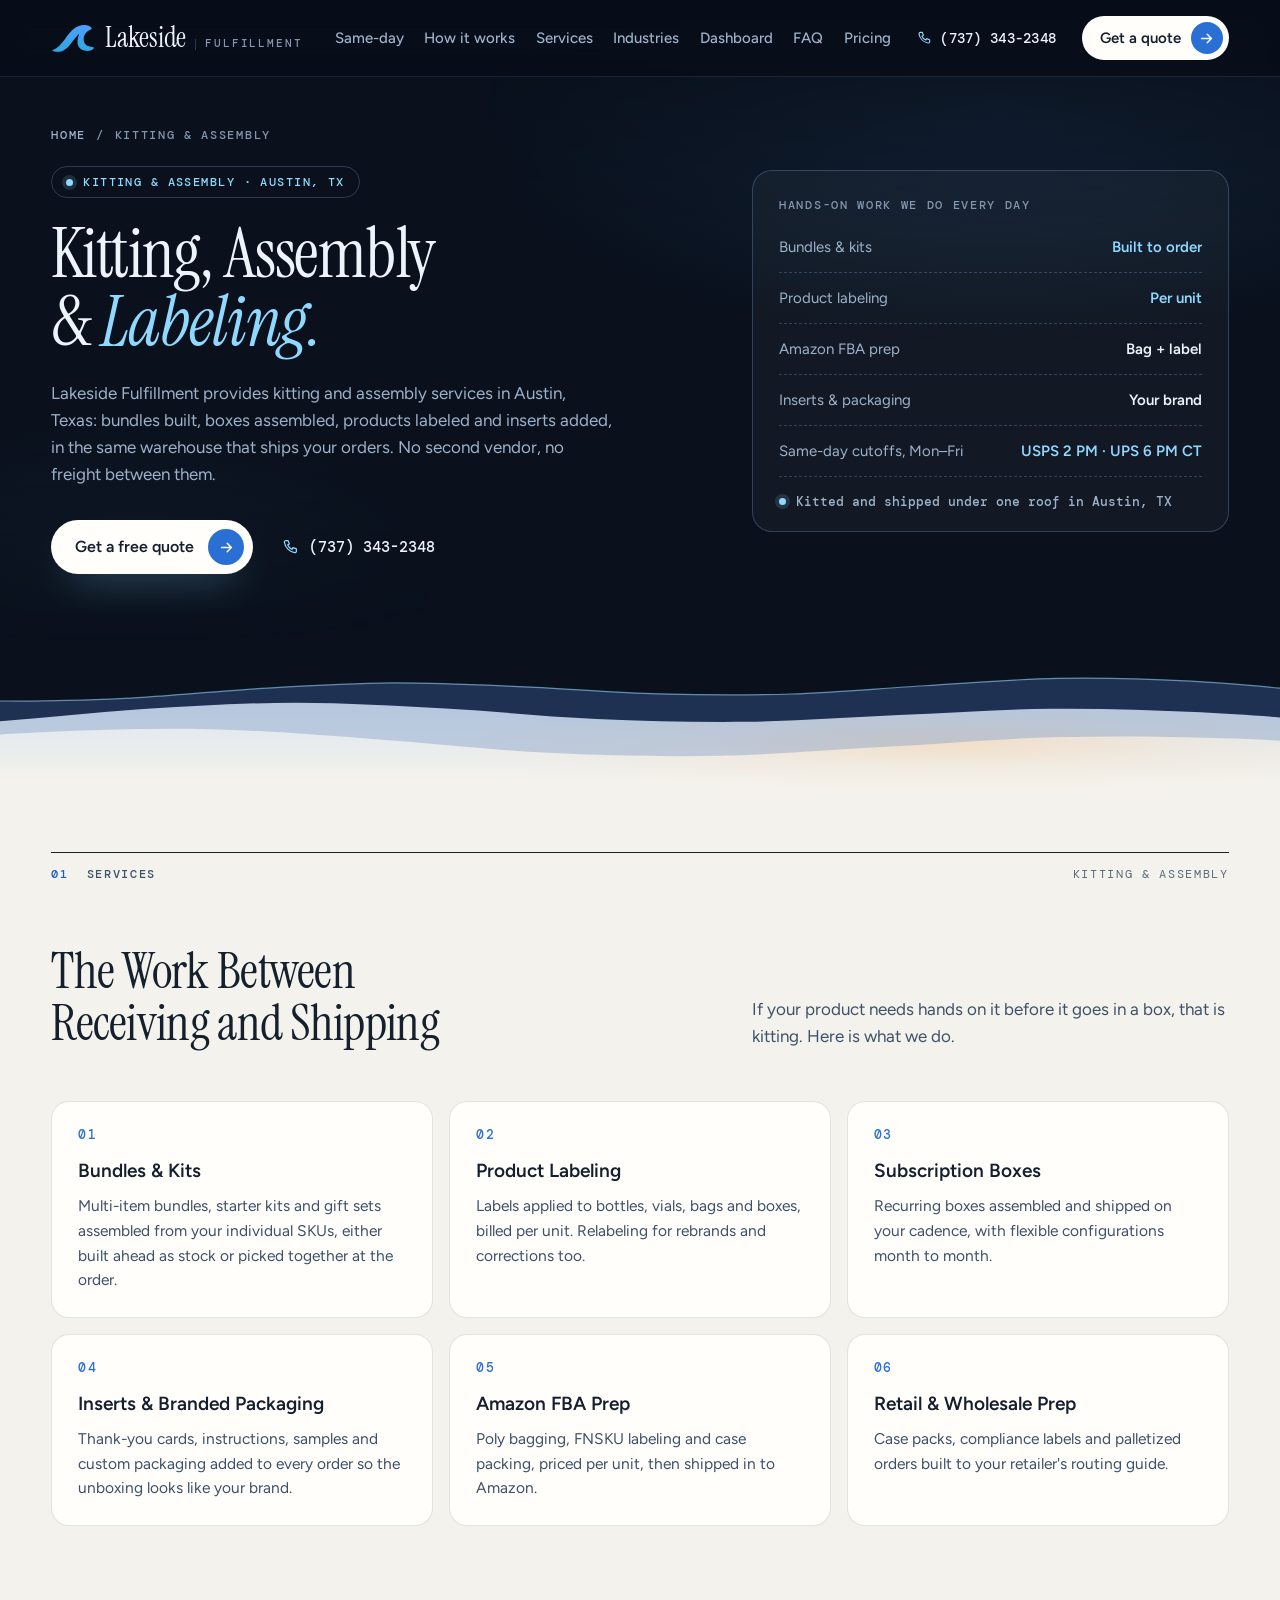
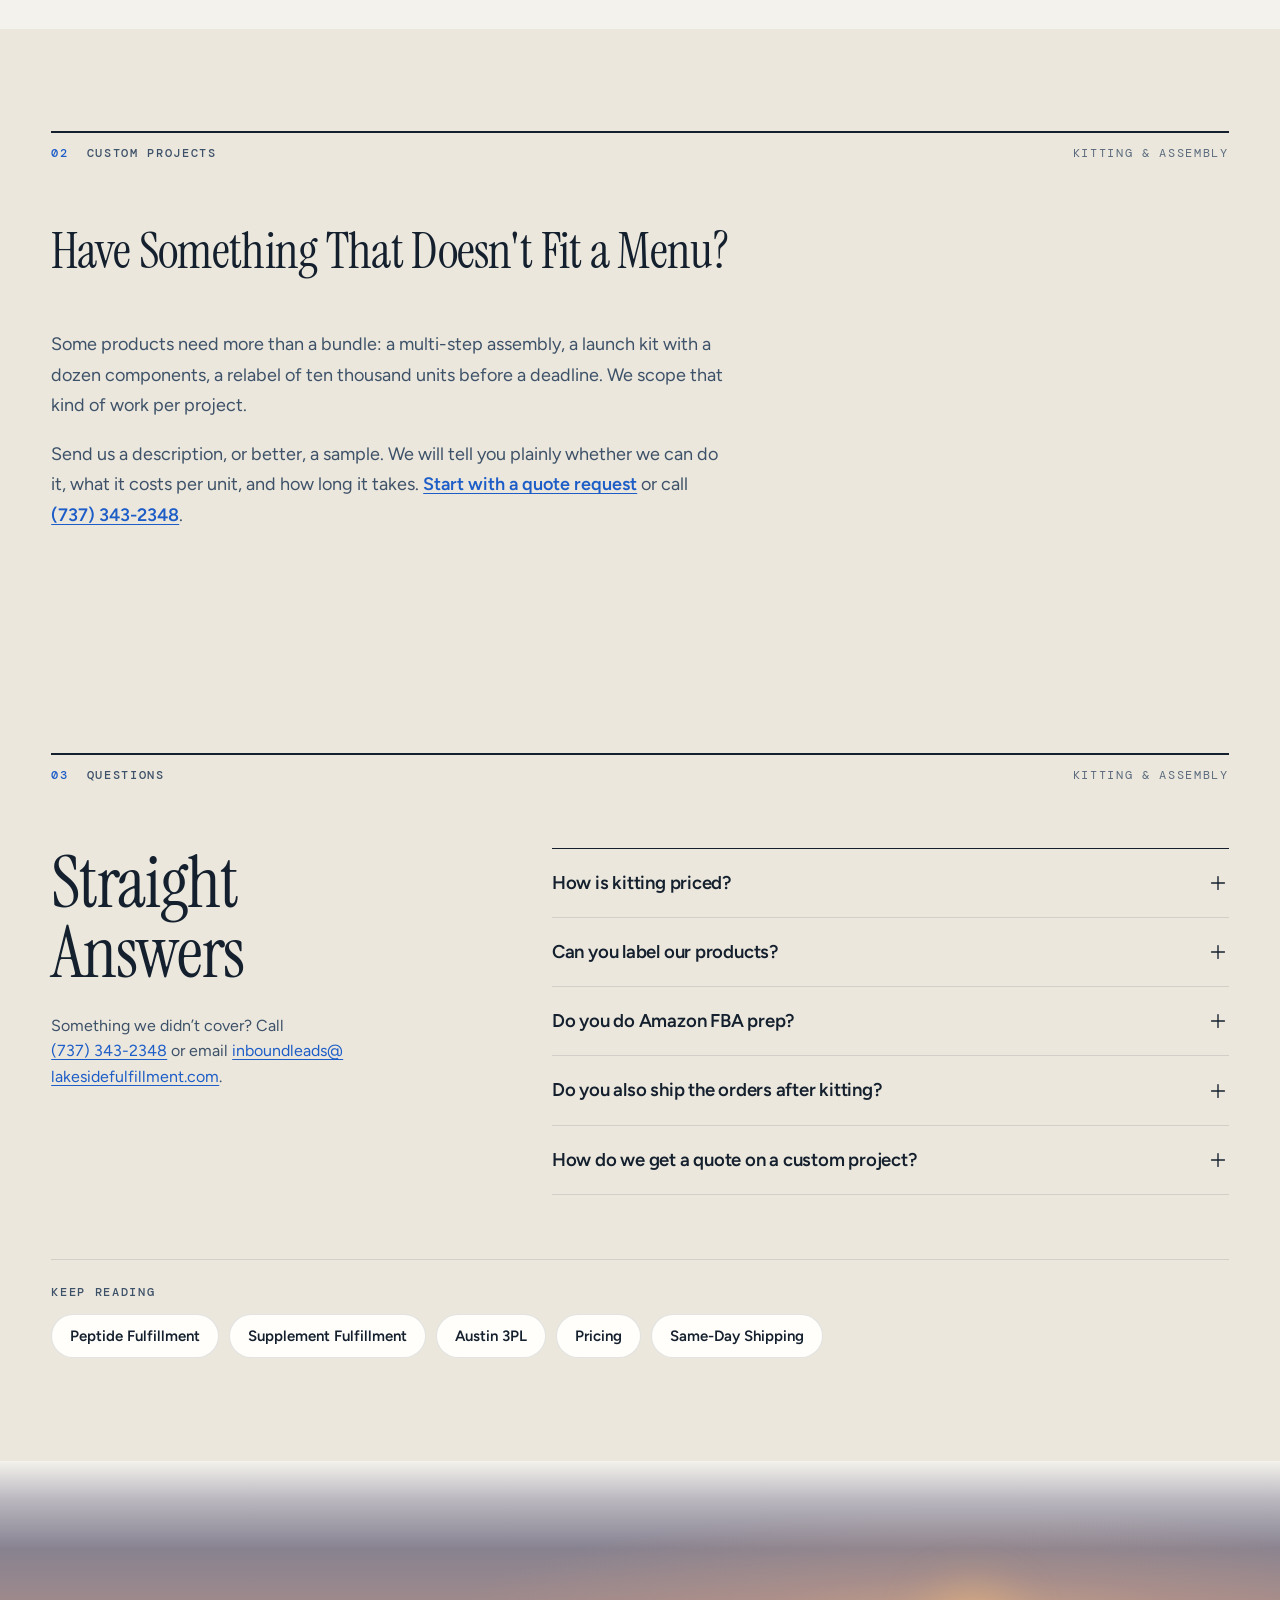
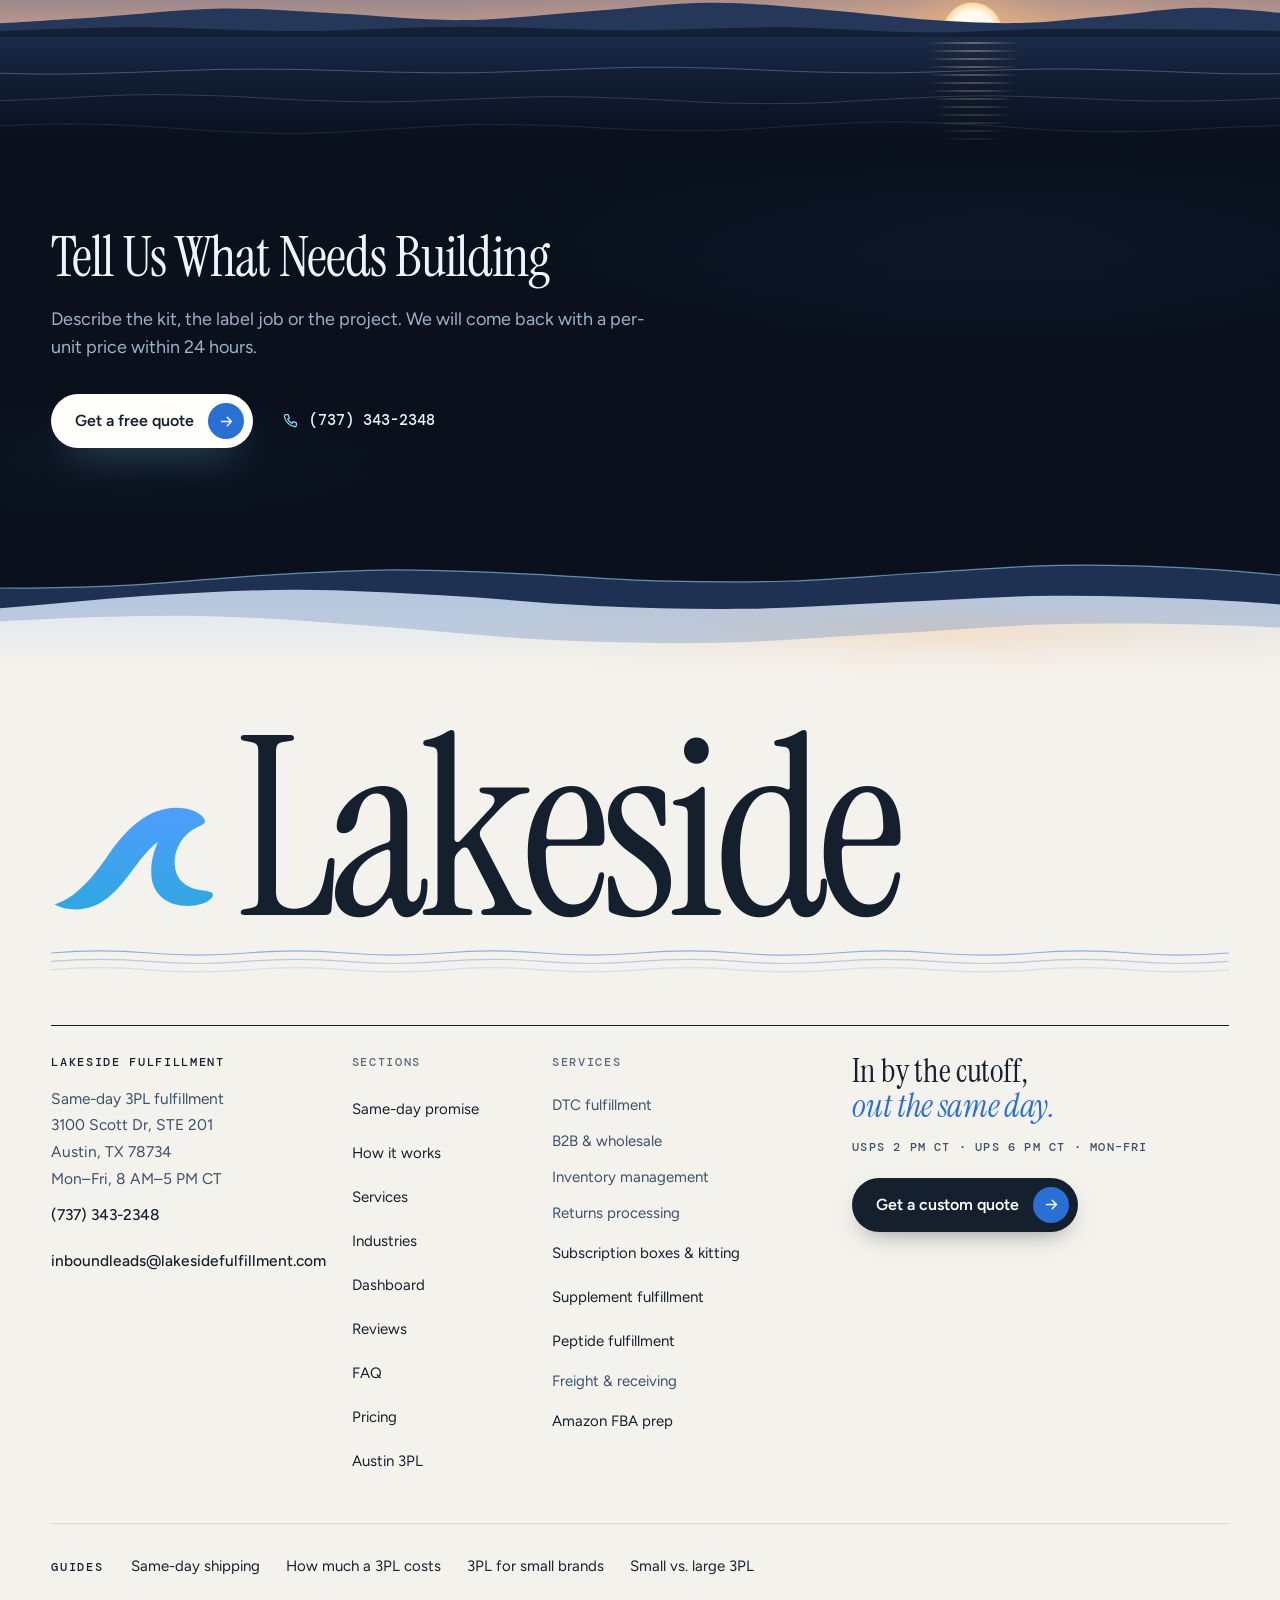
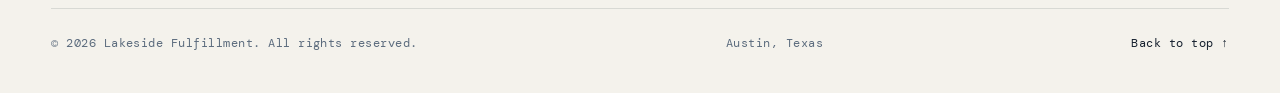
<file: kitting-assembly/index.html>
<!DOCTYPE html>
<html lang="en" class="on-night">
<head>
<meta charset="utf-8">
<meta name="viewport" content="width=device-width, initial-scale=1, viewport-fit=cover">
<title>Kitting & Assembly in Austin, TX | Lakeside Fulfillment</title>
<meta name="description" content="Kitting and assembly services in Austin, TX: bundles, subscription boxes, product and vial labeling, branded inserts, Amazon FBA prep and retail-ready packing.">
<link rel="canonical" href="https://lakesidefulfillment.com/kitting-assembly/">
<meta name="theme-color" content="#0a111d">
<link rel="icon" type="image/png" sizes="64x64" href="/assets/lakeside-wave-64.png">
<link rel="icon" type="image/png" sizes="192x192" href="/assets/lakeside-wave-192.png">
<link rel="apple-touch-icon" href="/assets/lakeside-wave-192.png">
<meta property="og:type" content="website">
<meta property="og:site_name" content="Lakeside Fulfillment">
<meta property="og:title" content="Kitting & Assembly in Austin, TX | Lakeside Fulfillment">
<meta property="og:description" content="Kitting and assembly services in Austin, TX: bundles, subscription boxes, product and vial labeling, branded inserts, Amazon FBA prep and retail-ready packing.">
<meta property="og:url" content="https://lakesidefulfillment.com/kitting-assembly/">
<meta property="og:image" content="https://lakesidefulfillment.com/assets/og-card.png">
<meta property="og:image:width" content="1200">
<meta property="og:image:height" content="630">
<meta property="og:image:alt" content="Lakeside Fulfillment, same-day 3PL in Austin, Texas. USPS cutoff 2 PM CT, UPS cutoff 6 PM CT, Monday to Friday.">
<meta property="og:locale" content="en_US">
<meta name="twitter:card" content="summary_large_image">
<meta name="twitter:title" content="Kitting & Assembly in Austin, TX | Lakeside Fulfillment">
<meta name="twitter:description" content="Kitting and assembly services in Austin, TX: bundles, subscription boxes, product and vial labeling, branded inserts, Amazon FBA prep and retail-ready packing.">
<meta name="twitter:image" content="https://lakesidefulfillment.com/assets/og-card.png">
<meta name="twitter:image:alt" content="Lakeside Fulfillment, same-day 3PL in Austin, Texas. USPS cutoff 2 PM CT, UPS cutoff 6 PM CT, Monday to Friday.">
<!-- Structured data: #business is the same entity as the homepage's; FAQPage text mirrors the visible FAQ word for word, so edit both together -->
<script type="application/ld+json">{"@context": "https://schema.org", "@graph": [{"@type": "LocalBusiness", "@id": "https://lakesidefulfillment.com/#business", "name": "Lakeside Fulfillment", "url": "https://lakesidefulfillment.com/", "telephone": "+1-737-343-2348", "address": {"@type": "PostalAddress", "streetAddress": "3100 Scott Dr, STE 201", "addressLocality": "Austin", "addressRegion": "TX", "postalCode": "78734", "addressCountry": "US"}}, {"@type": "Service", "@id": "https://lakesidefulfillment.com/kitting-assembly/#service", "name": "Kitting, assembly and product labeling", "serviceType": "Kitting, assembly and product labeling", "description": "Kitting and assembly services in Austin, TX: bundles, subscription boxes, product and vial labeling, branded inserts, Amazon FBA prep and retail-ready packing.", "url": "https://lakesidefulfillment.com/kitting-assembly/", "areaServed": {"@type": "Country", "name": "United States"}, "provider": {"@id": "https://lakesidefulfillment.com/#business"}}, {"@type": "FAQPage", "@id": "https://lakesidefulfillment.com/kitting-assembly/#faq", "mainEntity": [{"@type": "Question", "name": "How is kitting priced?", "acceptedAnswer": {"@type": "Answer", "text": "Per unit or per kit, based on how many touches the work takes. We quote after seeing the product or a clear description, and the price is fixed before work starts."}}, {"@type": "Question", "name": "Can you label our products?", "acceptedAnswer": {"@type": "Answer", "text": "Yes. We label bottles, vials, bags and boxes in-house, billed per unit ($0.50 to $0.75). See peptide fulfillment for how vial labeling works."}}, {"@type": "Question", "name": "Do you do Amazon FBA prep?", "acceptedAnswer": {"@type": "Answer", "text": "Yes. We poly bag, apply FNSKU labels, case pack and ship your inventory in to Amazon, priced per unit ($1.25 to $1.50)."}}, {"@type": "Question", "name": "Do you also ship the orders after kitting?", "acceptedAnswer": {"@type": "Answer", "text": "Yes. Kitting and fulfillment happen in the same Austin warehouse, so finished kits go straight to the shelf and ship the same day when orders make the carrier cutoff (USPS 2 PM CT, UPS 6 PM CT, Monday to Friday)."}}, {"@type": "Question", "name": "How do we get a quote on a custom project?", "acceptedAnswer": {"@type": "Answer", "text": "Send a description or a sample through the quote form or call (737) 343-2348. We respond within 24 hours."}}]}, {"@type": "BreadcrumbList", "@id": "https://lakesidefulfillment.com/kitting-assembly/#breadcrumb", "itemListElement": [{"@type": "ListItem", "position": 1, "name": "Home", "item": "https://lakesidefulfillment.com/"}, {"@type": "ListItem", "position": 2, "name": "Kitting & Assembly", "item": "https://lakesidefulfillment.com/kitting-assembly/"}]}]}</script>
<!-- Google tag (gtag.js): GA4 G-BYE6PHLJ33 (Nick, 11-12), on every page -->
<script async src="https://www.googletagmanager.com/gtag/js?id=G-BYE6PHLJ33"></script>
<script>
  window.dataLayer = window.dataLayer || [];
  function gtag(){dataLayer.push(arguments);}
  gtag('js', new Date());
  gtag('config', 'G-BYE6PHLJ33');
</script>
<link rel="preconnect" href="https://fonts.googleapis.com">
<link rel="preconnect" href="https://fonts.gstatic.com" crossorigin>
<link rel="stylesheet" href="https://fonts.googleapis.com/css2?family=DM+Mono:wght@400;500&family=Figtree:wght@400;500;600;700&family=Instrument+Serif:ital@0;1&display=swap">
<link rel="stylesheet" href="/assets/site.css">
</head>
<body class="subpage lp">
<a class="skip" href="#main">Skip to content</a>

<svg class="sprite" aria-hidden="true" focusable="false" width="0" height="0">
  <defs>
    <linearGradient id="wave-g" x1="0" y1="0" x2="0" y2="1"><stop offset="0" stop-color="#4f9dfd"/><stop offset="1" stop-color="#2fa8e0"/></linearGradient>
    <symbol id="wave" viewBox="72 134 370 242"><path fill="url(#wave-g)" d="M80 357C128 342 166 296 200 246C242 186 288 143 350 142C385 142 408 155 414 170C416 176 410 180 402 183C372 195 348 225 347 262C346 300 372 322 410 326C425 328 434 330 432 338C426 352 398 362 368 360C325 357 296 330 295 288C294 262 300 240 310 218C292 230 272 255 250 285C215 333 180 368 128 368C108 368 92 364 80 357Z"/></symbol>
    <symbol id="i-arrow" viewBox="0 0 24 24"><path d="M5 12h14M13 6l6 6-6 6"/></symbol>
    <symbol id="i-ext" viewBox="0 0 24 24"><path d="M7 17 17 7M9 7h8v8"/></symbol>
    <symbol id="i-phone" viewBox="0 0 24 24"><path d="M6.5 3.5h3l1.6 4.4-2.2 1.4a11 11 0 0 0 5.8 5.8l1.4-2.2 4.4 1.6v3a2 2 0 0 1-2.2 2A16.5 16.5 0 0 1 4.5 5.7a2 2 0 0 1 2-2.2z"/></symbol>
    <symbol id="i-mail" viewBox="0 0 24 24"><rect x="3.5" y="5.5" width="17" height="13" rx="2"/><path d="m4 7 8 6 8-6"/></symbol>
    <symbol id="i-check" viewBox="0 0 24 24"><path d="m5 12.5 4.2 4.2L19 7"/></symbol>
    <symbol id="i-plus" viewBox="0 0 24 24"><path d="M12 5v14M5 12h14"/></symbol>
    <symbol id="i-menu" viewBox="0 0 24 24"><path d="M4 9h16M4 15h16"/></symbol>
    <symbol id="i-close" viewBox="0 0 24 24"><path d="M6 6l12 12M18 6 6 18"/></symbol>
    <symbol id="i-receive" viewBox="0 0 32 32"><path d="M16 4v13M11 12l5 5 5-5M5 17v9h22v-9M5 21h6l1.5 2h7l1.5-2h6"/></symbol>
    <symbol id="i-store" viewBox="0 0 32 32"><path d="M5 4v24M27 4v24M5 11h22M5 19h22M5 27h22M8 7h6v4H8zM17 14h7v5h-7zM9 22h5v5H9z"/></symbol>
    <symbol id="i-pack" viewBox="0 0 32 32"><path d="M4 10 16 5l12 5-12 5zM4 10v12l12 6 12-6V10M16 15v13M10 7.5l12 5v4"/></symbol>
    <symbol id="i-truck" viewBox="0 0 32 32"><path d="M3 8h16v14H3zM19 12h5l4 5v5h-9M7 25.5a2.5 2.5 0 1 0 0-.01M22 25.5a2.5 2.5 0 1 0 0-.01"/></symbol>
    <symbol id="i-track" viewBox="0 0 32 32"><path d="M4 5v22h24M8 20l5-6 4 4 7-9"/><circle cx="24" cy="9" r="1.6"/></symbol>
    <symbol id="c-bottle" viewBox="0 0 24 24"><path d="M7.5 2.5h9v3.5h-9zM6.5 6h11v13.5a2 2 0 0 1-2 2h-7a2 2 0 0 1-2-2zM6.5 10.5h11v6h-11"/></symbol>
    <symbol id="c-beauty" viewBox="0 0 24 24"><path d="M10.5 2.5h3v4h-3zM9 6.5h6l1 3v10.5a1.5 1.5 0 0 1-1.5 1.5h-5A1.5 1.5 0 0 1 8 20V9.5zM8 13h8"/></symbol>
    <symbol id="c-food" viewBox="0 0 24 24"><path d="M6 6h12l-1.4 14a1.5 1.5 0 0 1-1.5 1.4H8.9a1.5 1.5 0 0 1-1.5-1.4zM6.4 10h11.2M9 2.5c0 1.2 1 1.3 1 2.5M13 2.5c0 1.2 1 1.3 1 2.5"/></symbol>
    <symbol id="c-apparel" viewBox="0 0 24 24"><path d="M9 3.5 3.5 6.5l2 4 2.5-1.2V20.5h8V9.3l2.5 1.2 2-4L15 3.5a3 3 0 0 1-6 0z"/></symbol>
    <symbol id="c-pet" viewBox="0 0 24 24"><path d="M8 16.5c0-2.4 1.8-4.5 4-4.5s4 2.1 4 4.5-1.8 4-4 4-4-1.6-4-4z"/><circle cx="5.5" cy="11" r="1.8"/><circle cx="9.2" cy="6.5" r="1.8"/><circle cx="14.8" cy="6.5" r="1.8"/><circle cx="18.5" cy="11" r="1.8"/></symbol>
    <symbol id="c-other" viewBox="0 0 24 24"><path d="m12 3 8.5 4.5v9L12 21l-8.5-4.5v-9zM3.5 7.5 12 12l8.5-4.5M12 12v9"/></symbol>
    <symbol id="i-snow" viewBox="0 0 24 24"><path d="M12 3v18M4.2 7.5l15.6 9M4.2 16.5l15.6-9M9.5 4.5 12 6l2.5-1.5M9.5 19.5 12 18l2.5 1.5"/></symbol>
  </defs>
</svg>

<header class="hdr" id="hdr">
  <div class="wrap hdr-in">
    <a class="brand" href="/" aria-label="Lakeside Fulfillment — home">
      <svg class="mark" width="44" height="29" aria-hidden="true"><use href="#wave"/></svg>
      <span class="wm"><span class="wm-1">Lakeside</span><span class="wm-2">Fulfillment</span></span>
    </a>
    <nav class="nav" aria-label="Primary">
      <ul>
        <li><a href="/#promise">Same-day</a></li>
        <li><a href="/#how">How it works</a></li>
        <li><a href="/#services">Services</a></li>
        <li><a href="/#industries">Industries</a></li>
        <li><a href="/#visibility">Dashboard</a></li>
        <li><a href="/#faq">FAQ</a></li>
        <li><a href="/pricing/">Pricing</a></li>
      </ul>
    </nav>
    <a class="hdr-tel" href="tel:+17373432348"><svg class="ic" aria-hidden="true"><use href="#i-phone"/></svg>(737) 343-2348</a>
    <a class="btn btn-ink btn-sm hdr-cta" href="/quote/?from=kitting-assembly">Get a quote<span class="chip" aria-hidden="true"><svg class="ic"><use href="#i-arrow"/></svg></span></a>
    <a class="menu-btn" id="menu-btn" href="#site-map" aria-controls="sheet" aria-expanded="false"><span>Menu</span><svg class="ic" aria-hidden="true"><use href="#i-menu"/></svg></a>
  </div>
</header>

<div class="sheet" id="sheet" role="dialog" aria-modal="true" aria-label="Site menu" hidden>
  <div class="sheet-top">
    <a class="brand" href="/" data-close><svg class="mark" width="44" height="29" aria-hidden="true"><use href="#wave"/></svg><span class="wm"><span class="wm-1">Lakeside</span><span class="wm-2">Fulfillment</span></span></a>
    <button class="sheet-x" type="button" data-close aria-label="Close menu"><svg class="ic" aria-hidden="true"><use href="#i-close"/></svg></button>
  </div>
  <nav aria-label="Menu">
  <ol class="sheet-nav">
    <li style="--i:0"><a href="/#promise" data-close><span>01</span>Same-day promise</a></li>
    <li style="--i:1"><a href="/#how" data-close><span>02</span>How it works</a></li>
    <li style="--i:2"><a href="/#services" data-close><span>03</span>Services</a></li>
    <li style="--i:3"><a href="/#industries" data-close><span>04</span>Industries</a></li>
    <li style="--i:4"><a href="/#visibility" data-close><span>05</span>Dashboard</a></li>
    <li style="--i:5"><a href="/#reviews" data-close><span>06</span>Reviews</a></li>
    <li style="--i:6"><a href="/#faq" data-close><span>07</span>FAQ</a></li>
    <li style="--i:7"><a href="/pricing/" data-close><span>08</span>Pricing</a></li>
  </ol>
  </nav>
  <div class="sheet-foot">
    <a class="btn btn-ink btn-block" href="/quote/?from=kitting-assembly" data-close>Get a custom quote<span class="chip" aria-hidden="true"><svg class="ic"><use href="#i-arrow"/></svg></span></a>
    <div class="sheet-contact">
      <a href="tel:+17373432348"><svg class="ic" aria-hidden="true"><use href="#i-phone"/></svg>(737) 343-2348</a>
      <a href="mailto:inboundleads@lakesidefulfillment.com"><svg class="ic" aria-hidden="true"><use href="#i-mail"/></svg><span>inboundleads@<wbr>lakesidefulfillment.com</span></a>
    </div>
    <p class="mono-s">Same-day 3PL · Austin, Texas</p>
  </div>
</div>

<main id="main">

<section class="night lp-hero" aria-labelledby="lp-h">
  <div class="wrap lp-hero-in">
    <div class="lp-hero-copy">
      <nav class="lp-crumbs" aria-label="Breadcrumb"><a href="/">Home</a><span aria-hidden="true">/</span><span aria-current="page">Kitting & Assembly</span></nav>
      <p class="lp-badge">Kitting &amp; Assembly &middot; Austin, TX</p>
      <h1 id="lp-h" class="display lp-h">Kitting, Assembly <br>&amp; <em>Labeling.</em></h1>
      <p class="lp-sub">Lakeside Fulfillment provides kitting and assembly services in Austin, Texas: bundles built, boxes assembled, products labeled and inserts added, in the same warehouse that ships your orders. No second vendor, no freight between them.</p>
      <div class="lp-actions"><a class="btn btn-ice" href="/quote/?from=kitting-assembly">Get a free quote<span class="chip" aria-hidden="true"><svg class="ic"><use href="#i-arrow"/></svg></span></a><a class="lp-call" href="tel:+17373432348"><svg class="ic" aria-hidden="true"><use href="#i-phone"/></svg>(737) 343-2348</a></div>
    </div>
    <aside class="lp-board" aria-label="Hands-on work we do every day">
      <p class="lp-board-k">Hands-on work we do every day</p>
      <dl>
        <div class="lp-row"><dt>Bundles &amp; kits</dt><dd class="sky">Built to order</dd></div>
        <div class="lp-row"><dt>Product labeling</dt><dd class="green">Per unit</dd></div>
        <div class="lp-row"><dt>Amazon FBA prep</dt><dd>Bag + label</dd></div>
        <div class="lp-row"><dt>Inserts &amp; packaging</dt><dd>Your brand</dd></div>
        <div class="lp-row"><dt>Same-day cutoffs, Mon&ndash;Fri</dt><dd class="green"><span class="nowrap">USPS 2 PM</span> &middot; <span class="nowrap">UPS 6 PM CT</span></dd></div>
      </dl>
      <p class="lp-board-f"><span class="lp-dot" aria-hidden="true"></span>Kitted and shipped under one roof in Austin, TX</p>
    </aside>
  </div>
</section>

<!-- dawn: night into day -->
<div class="sky dawn" data-edge=".5" aria-hidden="true" data-play><div class="d-light"></div><div class="d-glow"></div><svg class="d-waves" viewBox="0 0 1440 120" preserveAspectRatio="none" aria-hidden="true" focusable="false"><g class="w3"><path class="w-drift" d="M-160 88.9C-128.3 86.9 -33.3 79.5 30 76.9C93.3 74.4 156.7 72.5 220 73.8C283.3 75 346.7 80.3 410 84.4C473.3 88.5 536.7 95.5 600 98.4C663.3 101.2 726.7 102.6 790 101.5C853.3 100.5 916.7 95.3 980 92.1C1043.3 88.9 1106.7 83.7 1170 82.2C1233.3 80.7 1296.7 81.5 1360 83.2C1423.3 84.9 1518.3 90.9 1550 92.4L1550 -20H-160Z"/></g><g class="w2"><path class="w-drift" d="M-160 77C-131.7 75.9 -46.7 73.8 10 70.5C66.7 67.2 123.3 60.5 180 57.2C236.7 53.9 293.3 50.7 350 50.6C406.7 50.5 463.3 53.9 520 56.7C576.7 59.6 633.3 65.2 690 67.5C746.7 69.8 803.3 71.1 860 70.5C916.7 69.8 973.3 65.8 1030 63.5C1086.7 61.2 1143.3 57.4 1200 56.9C1256.7 56.4 1313.3 58.1 1370 60.6C1426.7 63.1 1511.7 69.9 1540 71.8L1540 -20H-160Z"/></g><g class="w1"><path d="M-160 43.1C-135 44.6 -60 50.9 -10 51.9C40 53 90 51.5 140 49.4C190 47.3 240 42 290 39.3C340 36.6 390 33.7 440 33.3C490 33 540 35.4 590 37.3C640 39.1 690 43.4 740 44.6C790 45.9 840 46.2 890 44.8C940 43.4 990 38.9 1040 36.2C1090 33.5 1140 29.3 1190 28.5C1240 27.7 1290 29 1340 31.4C1390 33.8 1465 41 1490 43L1490 -20H-160Z"/><path class="w-foam" d="M-160 43.1C-135 44.6 -60 50.9 -10 51.9C40 53 90 51.5 140 49.4C190 47.3 240 42 290 39.3C340 36.6 390 33.7 440 33.3C490 33 540 35.4 590 37.3C640 39.1 690 43.4 740 44.6C790 45.9 840 46.2 890 44.8C940 43.4 990 38.9 1040 36.2C1090 33.5 1140 29.3 1190 28.5C1240 27.7 1290 29 1340 31.4C1390 33.8 1465 41 1490 43"/></g></svg></div>

<section class="sec lp-sec" aria-labelledby="lp-s1">
  <div class="wrap">
    <div class="runhead"><span>01</span><span>Services</span><span class="rh-r">Kitting & Assembly</span></div>
    <div class="lp-head"><h2 id="lp-s1" class="lp-title">The Work Between Receiving and Shipping</h2><p class="lp-lede">If your product needs hands on it before it goes in a box, that is kitting. Here is what we do.</p></div>
    <ul class="lp-cards"><li class="lp-card"><span class="lp-n">01</span><h3>Bundles &amp; Kits</h3><p>Multi-item bundles, starter kits and gift sets assembled from your individual SKUs, either built ahead as stock or picked together at the order.</p></li><li class="lp-card"><span class="lp-n">02</span><h3>Product Labeling</h3><p>Labels applied to bottles, vials, bags and boxes, billed per unit. Relabeling for rebrands and corrections too.</p></li><li class="lp-card"><span class="lp-n">03</span><h3>Subscription Boxes</h3><p>Recurring boxes assembled and shipped on your cadence, with flexible configurations month to month.</p></li><li class="lp-card"><span class="lp-n">04</span><h3>Inserts &amp; Branded Packaging</h3><p>Thank-you cards, instructions, samples and custom packaging added to every order so the unboxing looks like your brand.</p></li><li class="lp-card"><span class="lp-n">05</span><h3>Amazon FBA Prep</h3><p>Poly bagging, FNSKU labeling and case packing, priced per unit, then shipped in to Amazon.</p></li><li class="lp-card"><span class="lp-n">06</span><h3>Retail &amp; Wholesale Prep</h3><p>Case packs, compliance labels and palletized orders built to your retailer's routing guide.</p></li></ul>
  </div>
</section>

<section class="sec lp-sec alt" aria-labelledby="lp-s2">
  <div class="wrap">
    <div class="runhead"><span>02</span><span>Custom Projects</span><span class="rh-r">Kitting & Assembly</span></div>
    <div class="lp-head"><h2 id="lp-s2" class="lp-title">Have Something That Doesn't Fit a Menu?</h2></div>
    <div class="lp-prose"><p>Some products need more than a bundle: a multi-step assembly, a launch kit with a dozen components, a relabel of ten thousand units before a deadline. We scope that kind of work per project.</p><p>Send us a description, or better, a sample. We will tell you plainly whether we can do it, what it costs per unit, and how long it takes. <a href="/quote/?from=kitting-assembly">Start with a quote request</a> or call <a href="tel:+17373432348">(737) 343-2348</a>.</p></div>
  </div>
</section>

<section class="sec lp-sec alt faq" aria-labelledby="lp-s3">
  <div class="wrap">
    <div class="runhead"><span>03</span><span>Questions</span><span class="rh-r">Kitting & Assembly</span></div>
    <div class="faq-grid">
      <div class="faq-head">
        <h2 id="lp-s3" class="display">Straight Answers</h2>
        <p>Something we didn’t cover? Call <a href="tel:+17373432348">(737) 343-2348</a> or email <a href="mailto:inboundleads@lakesidefulfillment.com">inboundleads@<wbr>lakesidefulfillment.com</a>.</p>
      </div>
      <div class="qa">
        <details><summary><span>How is kitting priced?</span><svg class="ic pm" aria-hidden="true"><use href="#i-plus"/></svg></summary><div class="ans"><p>Per unit or per kit, based on how many touches the work takes. We quote after seeing the product or a clear description, and the price is fixed before work starts.</p></div></details>
        <details><summary><span>Can you label our products?</span><svg class="ic pm" aria-hidden="true"><use href="#i-plus"/></svg></summary><div class="ans"><p>Yes. We label bottles, vials, bags and boxes in-house, billed per unit ($0.50 to $0.75). See <a href="/peptide-fulfillment/">peptide fulfillment</a> for how vial labeling works.</p></div></details>
        <details><summary><span>Do you do Amazon FBA prep?</span><svg class="ic pm" aria-hidden="true"><use href="#i-plus"/></svg></summary><div class="ans"><p>Yes. We poly bag, apply FNSKU labels, case pack and ship your inventory in to Amazon, priced per unit ($1.25 to $1.50).</p></div></details>
        <details><summary><span>Do you also ship the orders after kitting?</span><svg class="ic pm" aria-hidden="true"><use href="#i-plus"/></svg></summary><div class="ans"><p>Yes. Kitting and fulfillment happen in the same Austin warehouse, so finished kits go straight to the shelf and ship the same day when orders make the carrier cutoff (USPS 2 PM CT, UPS 6 PM CT, Monday to Friday).</p></div></details>
        <details><summary><span>How do we get a quote on a custom project?</span><svg class="ic pm" aria-hidden="true"><use href="#i-plus"/></svg></summary><div class="ans"><p>Send a description or a sample through the <a href="/quote/?from=kitting-assembly">quote form</a> or call <a href="tel:+17373432348">(737) 343-2348</a>. We respond within 24 hours.</p></div></details>
      </div>
    </div>
    <div class="lp-related"><p>Keep reading</p><ul><li><a href="/peptide-fulfillment/">Peptide Fulfillment</a></li><li><a href="/supplement-fulfillment/">Supplement Fulfillment</a></li><li><a href="/austin-3pl/">Austin 3PL</a></li><li><a href="/pricing/">Pricing</a></li><li><a href="/same-day-shipping/">Same-Day Shipping</a></li></ul></div>
  </div>
</section>

<!-- dusk: day into night -->
<div class="sky dusk" data-edge=".1" aria-hidden="true" data-play><div class="s-sky"></div><div class="s-dark"></div><div class="s-glow"></div><svg class="s-stars" viewBox="0 0 1440 200" preserveAspectRatio="xMidYMid slice" aria-hidden="true" focusable="false"><circle cx="20.1" cy="142.7" r="0.9"/><circle class="st-tw" cx="314.8" cy="107.5" r="1.2"/><circle cx="481" cy="111.6" r="1.4"/><circle class="st-tw" cx="780" cy="99.6" r="1.3"/><circle cx="1163.5" cy="31.7" r="1"/><circle class="st-tw" cx="1011.1" cy="102" r="0.7"/><circle cx="977.5" cy="63.9" r="1.6"/><circle class="st-tw" cx="1150.4" cy="17.8" r="1.2"/><circle cx="1312.4" cy="100.3" r="1.3"/><circle class="st-tw" cx="828.4" cy="141.1" r="1.6"/><circle cx="541.1" cy="44.2" r="1.5"/><circle class="st-tw" cx="485.2" cy="21" r="0.9"/><circle cx="619.9" cy="38.7" r="1.6"/><circle class="st-tw" cx="800.3" cy="107.5" r="1.6"/><circle cx="102.1" cy="35.8" r="1.2"/><circle class="st-tw" cx="732.3" cy="56.8" r="0.8"/><circle cx="1292.6" cy="11.4" r="1"/><circle class="st-tw" cx="501.8" cy="96.2" r="1.6"/><circle cx="740.8" cy="22.5" r="1"/><circle class="st-tw" cx="417" cy="48.4" r="1.1"/><circle cx="485.6" cy="74" r="1.3"/><circle class="st-tw" cx="346.5" cy="140" r="1.1"/><circle cx="1228.2" cy="91.1" r="1.3"/><circle class="st-tw" cx="742.7" cy="69.7" r="1.4"/><circle cx="1335.4" cy="53.1" r="1.4"/><circle class="st-tw" cx="371.6" cy="83" r="1"/><circle cx="482.8" cy="52.3" r="1.5"/><circle class="st-tw" cx="1248.6" cy="16.6" r="1.5"/><circle cx="128.8" cy="54.6" r="0.8"/><circle class="st-tw" cx="129" cy="157.3" r="0.8"/><circle cx="905.3" cy="20.1" r="1.1"/><circle class="st-tw" cx="850.1" cy="19.4" r="1.6"/><circle cx="1258.4" cy="137" r="1.6"/><circle class="st-tw" cx="1290.9" cy="113.2" r="0.9"/></svg><div class="s-sun"></div><svg class="s-hills" viewBox="0 0 1440 60" preserveAspectRatio="none" aria-hidden="true" focusable="false"><path class="s-far" d="M-20 42C1.7 40.3 65 35.7 110 32C155 28.3 205 20.8 250 20C295 19.2 335 24.3 380 27C425 29.7 473.3 36.5 520 36C566.7 35.5 613.3 28 660 24C706.7 20 755 12.3 800 12C845 11.7 888.3 18 930 22C971.7 26 1013.3 33 1050 36C1086.7 39 1116.7 41 1150 40C1183.3 39 1216.7 33.5 1250 30C1283.3 26.5 1315 19.3 1350 19C1385 18.7 1441.7 26.5 1460 28L1460 61H-20Z"/><path class="s-near" d="M-20 52C8.3 51 91.7 46.2 150 46C208.3 45.8 268.3 51.2 330 51C391.7 50.8 458.3 45.2 520 45C581.7 44.8 640 49.8 700 50C760 50.2 823.3 45.5 880 46C936.7 46.5 986.7 52.7 1040 53C1093.3 53.3 1130 48.3 1200 48C1270 47.7 1416.7 50.5 1460 51L1460 61H-20Z"/></svg><div class="s-lake"></div><div class="s-ref"></div><svg class="s-rips" viewBox="0 0 1440 100" preserveAspectRatio="none" aria-hidden="true" focusable="false"><path class="s-rip" d="M-40 15.6C-24.2 16 23.3 18 55 18.1C86.7 18.1 118.3 16.9 150 15.9C181.7 15 213.3 13 245 12.4C276.7 11.9 308.3 12 340 12.5C371.7 13 403.3 14.9 435 15.5C466.7 16.2 498.3 16.8 530 16.4C561.7 16 593.3 14.2 625 13.1C656.7 12 688.3 10.2 720 9.9C751.7 9.6 783.3 10.4 815 11.3C846.7 12.2 878.3 14.4 910 15.3C941.7 16.1 973.3 16.7 1005 16.5C1036.7 16.2 1068.3 14.6 1100 13.8C1131.7 13 1163.3 11.8 1195 11.9C1226.7 11.9 1258.3 13.2 1290 14.1C1321.7 15.1 1353.3 17.1 1385 17.6C1416.7 18.1 1464.2 17.3 1480 17.2"/><path class="s-rip" d="M-40 51.6C-24.2 50.9 23.3 48.9 55 47.5C86.7 46 118.3 43.4 150 42.8C181.7 42.2 213.3 42.9 245 43.9C276.7 44.9 308.3 47.9 340 49.1C371.7 50.3 403.3 51.4 435 51.2C466.7 51 498.3 48.9 530 47.9C561.7 46.9 593.3 45 625 45C656.7 45 688.3 46.4 720 47.6C751.7 48.9 783.3 51.7 815 52.6C846.7 53.4 878.3 53.6 910 52.8C941.7 51.9 973.3 49.1 1005 47.7C1036.7 46.2 1068.3 44.3 1100 44C1131.7 43.8 1163.3 45.3 1195 46.3C1226.7 47.3 1258.3 49.7 1290 50.1C1321.7 50.6 1353.3 50.2 1385 49.3C1416.7 48.3 1464.2 45.4 1480 44.6"/><path class="s-rip" d="M-40 82.3C-24.2 81.5 23.3 78.1 55 77.7C86.7 77.2 118.3 78 150 79.5C181.7 80.9 213.3 84.6 245 86.2C276.7 87.7 308.3 89.2 340 88.8C371.7 88.5 403.3 85.7 435 83.9C466.7 82.2 498.3 79.1 530 78.4C561.7 77.7 593.3 78.5 625 79.6C656.7 80.6 688.3 83.7 720 84.6C751.7 85.5 783.3 85.9 815 84.9C846.7 84 878.3 80.7 910 79.1C941.7 77.4 973.3 75.1 1005 75.1C1036.7 75.1 1068.3 77.2 1100 78.9C1131.7 80.6 1163.3 84.3 1195 85.5C1226.7 86.8 1258.3 87.1 1290 86.4C1321.7 85.7 1353.3 82.6 1385 81.4C1416.7 80.1 1464.2 79.3 1480 78.9"/></svg></div>

<section class="night lp-cta" aria-labelledby="lp-cta-h">
  <div class="wrap">
    <h2 id="lp-cta-h" class="display">Tell Us What Needs Building</h2>
    <p>Describe the kit, the label job or the project. We will come back with a per-unit price within 24 hours.</p>
    <div class="lp-actions"><a class="btn btn-ice" href="/quote/?from=kitting-assembly">Get a free quote<span class="chip" aria-hidden="true"><svg class="ic"><use href="#i-arrow"/></svg></span></a><a class="lp-call" href="tel:+17373432348"><svg class="ic" aria-hidden="true"><use href="#i-phone"/></svg>(737) 343-2348</a></div>
  </div>
</section>

<!-- dawn: night into day -->
<div class="sky dawn" data-edge=".5" aria-hidden="true" data-play><div class="d-light"></div><div class="d-glow"></div><svg class="d-waves" viewBox="0 0 1440 120" preserveAspectRatio="none" aria-hidden="true" focusable="false"><g class="w3"><path class="w-drift" d="M-160 88.9C-128.3 86.9 -33.3 79.5 30 76.9C93.3 74.4 156.7 72.5 220 73.8C283.3 75 346.7 80.3 410 84.4C473.3 88.5 536.7 95.5 600 98.4C663.3 101.2 726.7 102.6 790 101.5C853.3 100.5 916.7 95.3 980 92.1C1043.3 88.9 1106.7 83.7 1170 82.2C1233.3 80.7 1296.7 81.5 1360 83.2C1423.3 84.9 1518.3 90.9 1550 92.4L1550 -20H-160Z"/></g><g class="w2"><path class="w-drift" d="M-160 77C-131.7 75.9 -46.7 73.8 10 70.5C66.7 67.2 123.3 60.5 180 57.2C236.7 53.9 293.3 50.7 350 50.6C406.7 50.5 463.3 53.9 520 56.7C576.7 59.6 633.3 65.2 690 67.5C746.7 69.8 803.3 71.1 860 70.5C916.7 69.8 973.3 65.8 1030 63.5C1086.7 61.2 1143.3 57.4 1200 56.9C1256.7 56.4 1313.3 58.1 1370 60.6C1426.7 63.1 1511.7 69.9 1540 71.8L1540 -20H-160Z"/></g><g class="w1"><path d="M-160 43.1C-135 44.6 -60 50.9 -10 51.9C40 53 90 51.5 140 49.4C190 47.3 240 42 290 39.3C340 36.6 390 33.7 440 33.3C490 33 540 35.4 590 37.3C640 39.1 690 43.4 740 44.6C790 45.9 840 46.2 890 44.8C940 43.4 990 38.9 1040 36.2C1090 33.5 1140 29.3 1190 28.5C1240 27.7 1290 29 1340 31.4C1390 33.8 1465 41 1490 43L1490 -20H-160Z"/><path class="w-foam" d="M-160 43.1C-135 44.6 -60 50.9 -10 51.9C40 53 90 51.5 140 49.4C190 47.3 240 42 290 39.3C340 36.6 390 33.7 440 33.3C490 33 540 35.4 590 37.3C640 39.1 690 43.4 740 44.6C790 45.9 840 46.2 890 44.8C940 43.4 990 38.9 1040 36.2C1090 33.5 1140 29.3 1190 28.5C1240 27.7 1290 29 1340 31.4C1390 33.8 1465 41 1490 43"/></g></svg></div>

</main>
<footer class="foot" id="site-map">
  <div class="wrap">
    <div class="foot-mark" aria-hidden="true" data-fx="clip"><svg class="mark" width="160" height="105"><use href="#wave"/></svg><span><i style="--k:0">L</i><i style="--k:1">a</i><i style="--k:2">k</i><i style="--k:3">e</i><i style="--k:4">s</i><i style="--k:5">i</i><i style="--k:6">d</i><i style="--k:7">e</i></span></div>
    <svg data-play class="foot-lake" viewBox="0 0 1200 40" preserveAspectRatio="none" aria-hidden="true"><path d="M0 10Q50 4 100 10T200 10T300 10T400 10T500 10T600 10T700 10T800 10T900 10T1000 10T1100 10T1200 10"/><path d="M0 22Q50 16 100 22T200 22T300 22T400 22T500 22T600 22T700 22T800 22T900 22T1000 22T1100 22T1200 22"/><path d="M0 34Q50 28 100 34T200 34T300 34T400 34T500 34T600 34T700 34T800 34T900 34T1000 34T1100 34T1200 34"/></svg>
    <div class="foot-grid">
      <div class="f-nap">
        <h2 class="f-h">Lakeside Fulfillment</h2>
        <address>
          <span>Same-day 3PL fulfillment</span>
          <span>3100 Scott Dr, STE 201</span>
          <span>Austin, TX 78734</span>
          <span>Mon&ndash;Fri, 8&nbsp;AM&ndash;5&nbsp;PM&nbsp;CT</span>
          <a href="tel:+17373432348">(737) 343-2348</a>
          <a href="mailto:inboundleads@lakesidefulfillment.com">inboundleads@<wbr>lakesidefulfillment.com</a>
        </address>
      </div>
      <nav class="f-col" aria-label="Sections">
        <h2 class="f-h">Sections</h2>
        <ul><li><a href="/#promise">Same-day promise</a></li><li><a href="/#how">How it works</a></li><li><a href="/#services">Services</a></li><li><a href="/#industries">Industries</a></li><li><a href="/#visibility">Dashboard</a></li><li><a href="/#reviews">Reviews</a></li><li><a href="/#faq">FAQ</a></li><li><a href="/pricing/">Pricing</a></li><li><a href="/austin-3pl/">Austin 3PL</a></li></ul>
      </nav>
      <div class="f-col">
        <h2 class="f-h">Services</h2>
        <ul><li>DTC fulfillment</li><li>B2B &amp; wholesale</li><li>Inventory management</li><li>Returns processing</li><li><a href="/kitting-assembly/">Subscription boxes &amp; kitting</a></li><li><a href="/supplement-fulfillment/">Supplement fulfillment</a></li><li><a href="/peptide-fulfillment/">Peptide fulfillment</a></li><li>Freight &amp; receiving</li><li><a href="/kitting-assembly/">Amazon FBA prep</a></li></ul>
      </div>
      <div class="f-cta">
        <p class="f-big">In by the cutoff, <em>out the same&nbsp;day.</em></p>
        <p class="f-cuts"><span class="nowrap">USPS <span data-cutoff="usps">2&nbsp;PM&nbsp;CT</span></span> · <span class="nowrap">UPS <span data-cutoff="ups">6&nbsp;PM&nbsp;CT</span></span> · <span class="nowrap">Mon–Fri</span></p>
        <a class="btn btn-ink" href="/quote/?from=kitting-assembly">Get a custom quote<span class="chip" aria-hidden="true"><svg class="ic"><use href="#i-arrow"/></svg></span></a>
      </div>
    </div>
    <nav class="f-guides" aria-label="Guides">
      <h2 class="f-h">Guides</h2>
      <ul><li><a href="/same-day-shipping/">Same-day shipping</a></li><li><a href="/3pl-cost/">How much a 3PL costs</a></li><li><a href="/small-business-3pl/">3PL for small brands</a></li><li><a href="/small-vs-large-3pl/">Small vs. large 3PL</a></li></ul>
    </nav>
    <div class="foot-bot">
      <p>© 2026 Lakeside Fulfillment. All rights reserved.</p>
      <p>Austin, Texas</p>
      <a href="#main">Back to top ↑</a>
    </div>
  </div>
</footer>

<script src="/assets/page.js"></script>
</body>
</html>
</file>
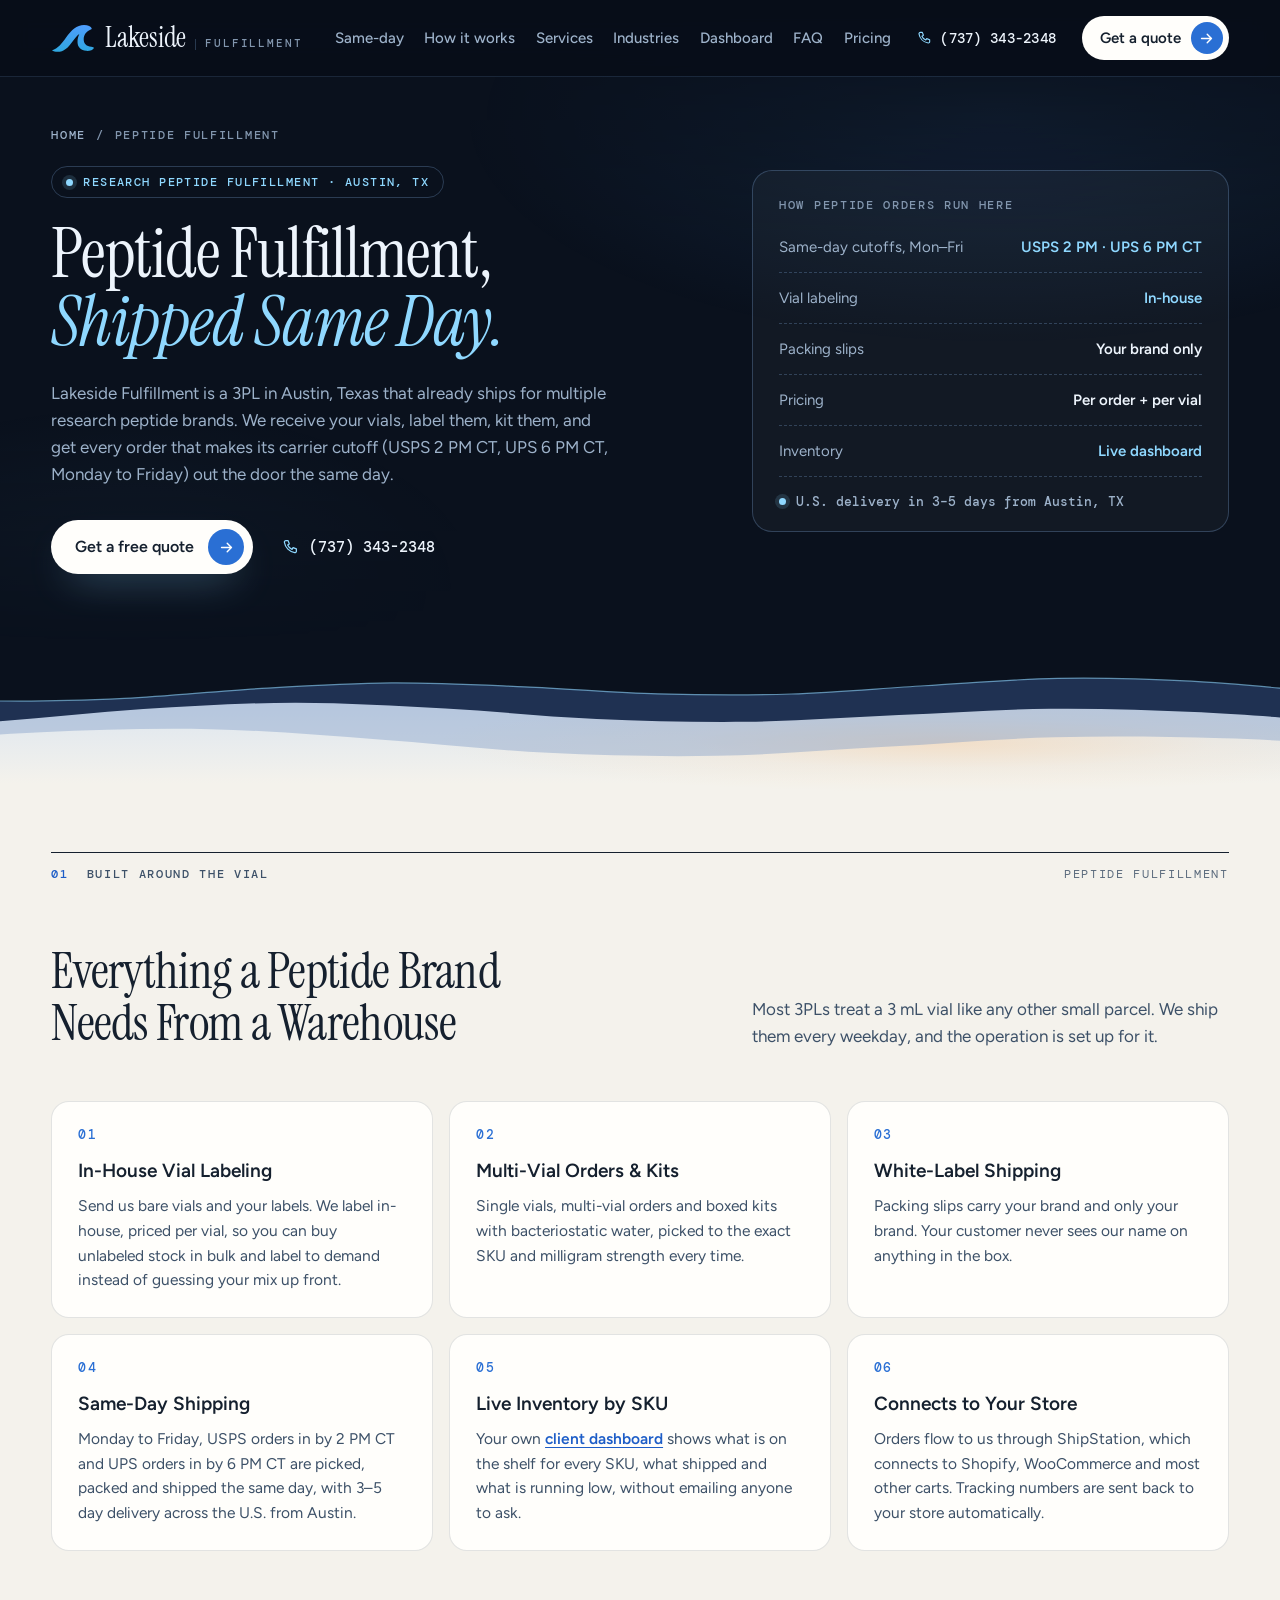
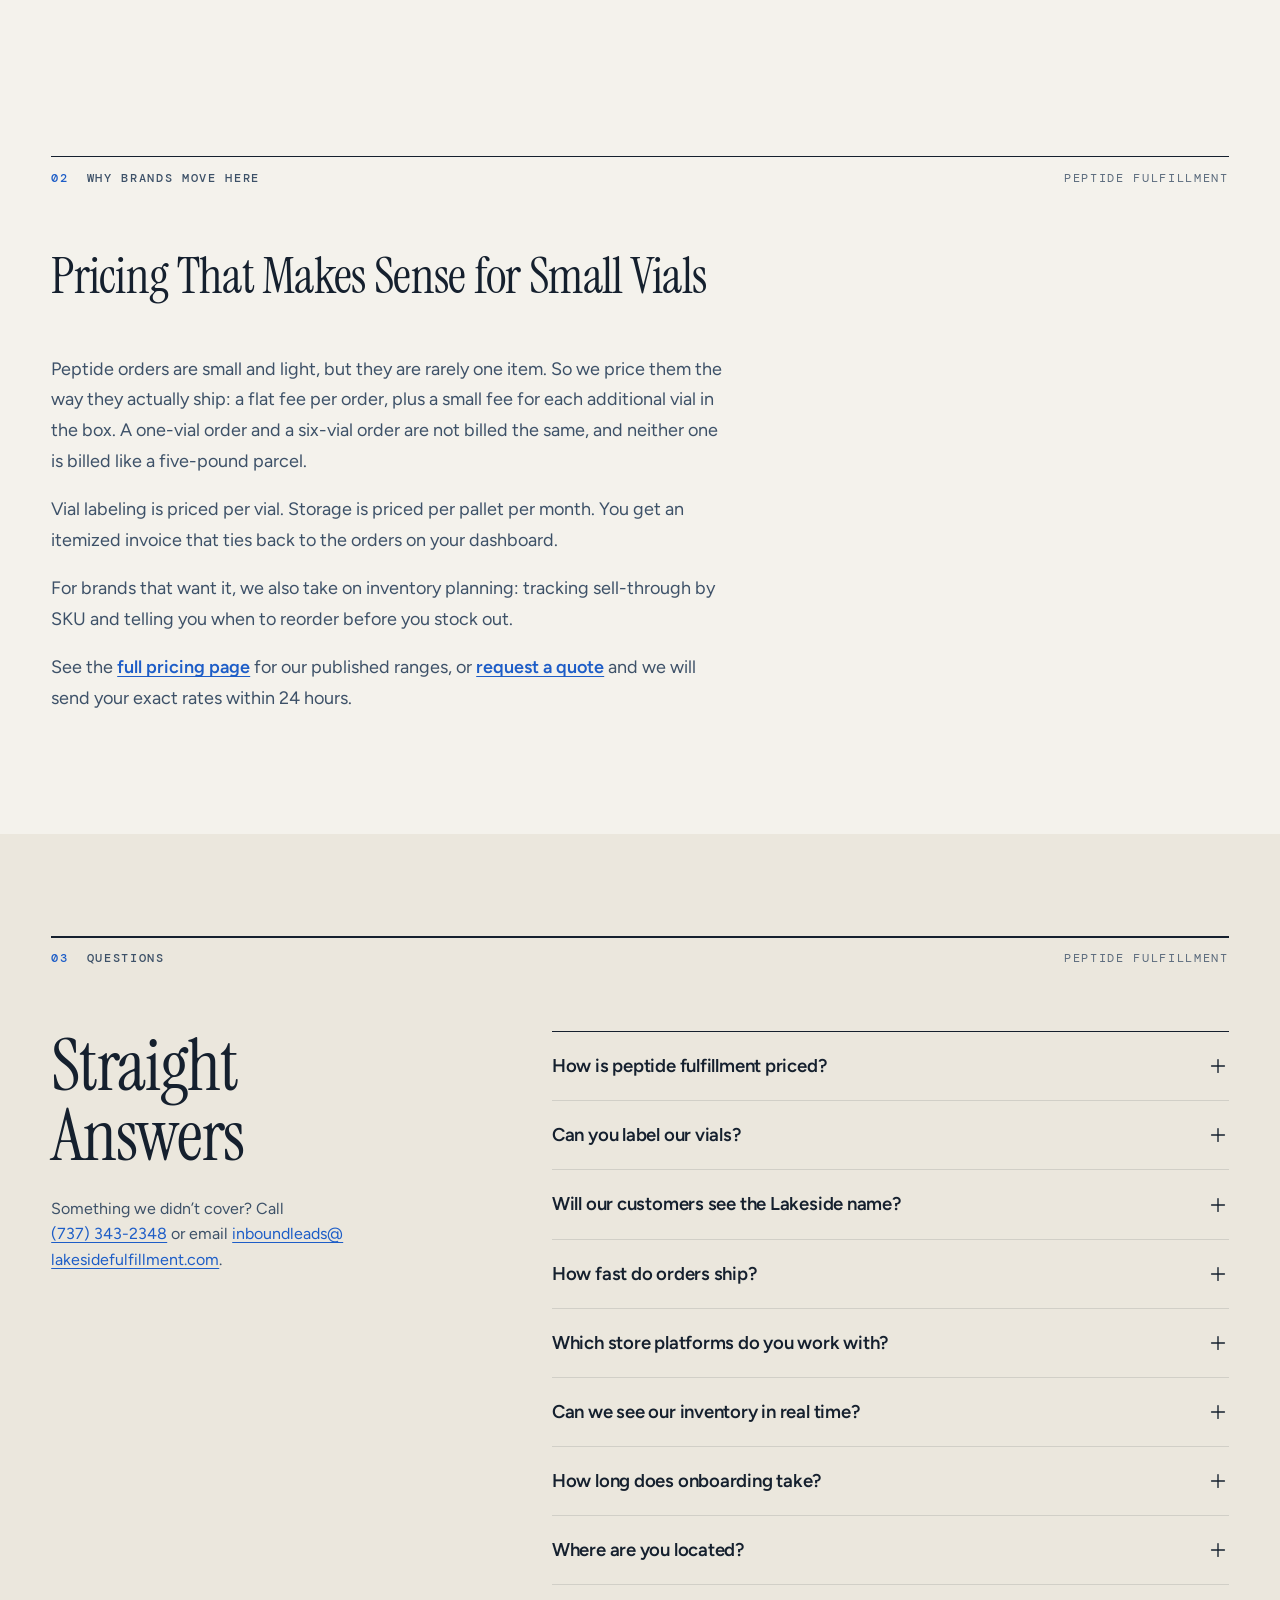
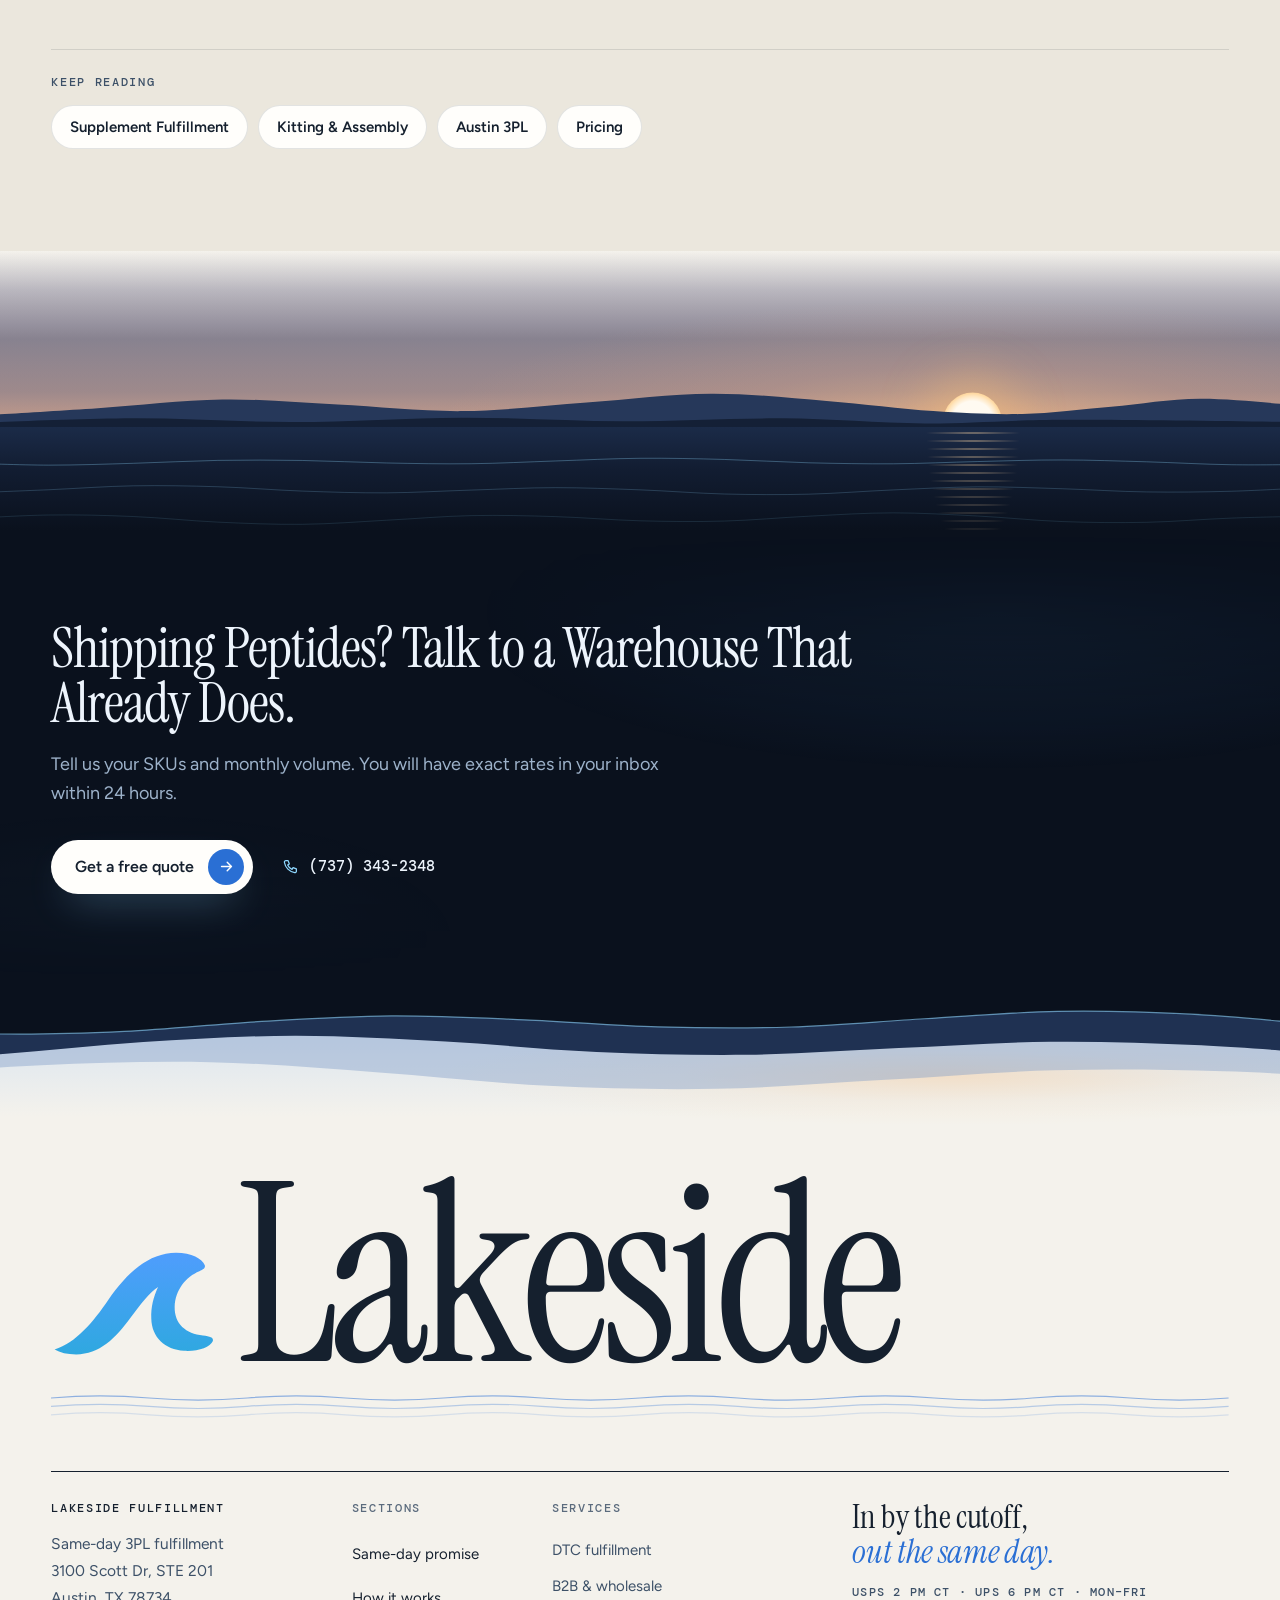
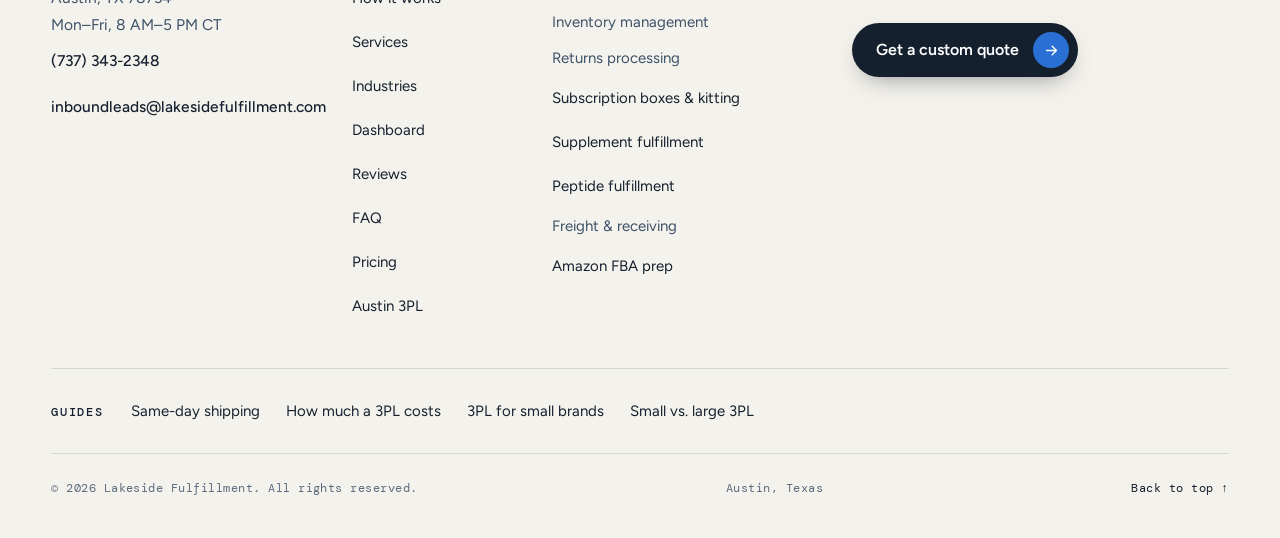
<file: peptide-fulfillment/index.html>
<!DOCTYPE html>
<html lang="en" class="on-night">
<head>
<meta charset="utf-8">
<meta name="viewport" content="width=device-width, initial-scale=1, viewport-fit=cover">
<title>Peptide Fulfillment 3PL in Austin, TX | Lakeside Fulfillment</title>
<meta name="description" content="Lakeside Fulfillment is an Austin, TX 3PL for research peptide brands: in-house vial labeling, multi-vial kits, white-label packing slips, same-day shipping.">
<link rel="canonical" href="https://lakesidefulfillment.com/peptide-fulfillment/">
<meta name="theme-color" content="#0a111d">
<link rel="icon" type="image/png" sizes="64x64" href="/assets/lakeside-wave-64.png">
<link rel="icon" type="image/png" sizes="192x192" href="/assets/lakeside-wave-192.png">
<link rel="apple-touch-icon" href="/assets/lakeside-wave-192.png">
<meta property="og:type" content="website">
<meta property="og:site_name" content="Lakeside Fulfillment">
<meta property="og:title" content="Peptide Fulfillment 3PL in Austin, TX | Lakeside Fulfillment">
<meta property="og:description" content="Lakeside Fulfillment is an Austin, TX 3PL for research peptide brands: in-house vial labeling, multi-vial kits, white-label packing slips, same-day shipping.">
<meta property="og:url" content="https://lakesidefulfillment.com/peptide-fulfillment/">
<meta property="og:image" content="https://lakesidefulfillment.com/assets/og-card.png">
<meta property="og:image:width" content="1200">
<meta property="og:image:height" content="630">
<meta property="og:image:alt" content="Lakeside Fulfillment, same-day 3PL in Austin, Texas. USPS cutoff 2 PM CT, UPS cutoff 6 PM CT, Monday to Friday.">
<meta property="og:locale" content="en_US">
<meta name="twitter:card" content="summary_large_image">
<meta name="twitter:title" content="Peptide Fulfillment 3PL in Austin, TX | Lakeside Fulfillment">
<meta name="twitter:description" content="Lakeside Fulfillment is an Austin, TX 3PL for research peptide brands: in-house vial labeling, multi-vial kits, white-label packing slips, same-day shipping.">
<meta name="twitter:image" content="https://lakesidefulfillment.com/assets/og-card.png">
<meta name="twitter:image:alt" content="Lakeside Fulfillment, same-day 3PL in Austin, Texas. USPS cutoff 2 PM CT, UPS cutoff 6 PM CT, Monday to Friday.">
<!-- Structured data: #business is the same entity as the homepage's; FAQPage text mirrors the visible FAQ word for word, so edit both together -->
<script type="application/ld+json">{"@context": "https://schema.org", "@graph": [{"@type": "LocalBusiness", "@id": "https://lakesidefulfillment.com/#business", "name": "Lakeside Fulfillment", "url": "https://lakesidefulfillment.com/", "telephone": "+1-737-343-2348", "address": {"@type": "PostalAddress", "streetAddress": "3100 Scott Dr, STE 201", "addressLocality": "Austin", "addressRegion": "TX", "postalCode": "78734", "addressCountry": "US"}}, {"@type": "Service", "@id": "https://lakesidefulfillment.com/peptide-fulfillment/#service", "name": "Peptide fulfillment", "serviceType": "Research peptide order fulfillment", "description": "Lakeside Fulfillment is an Austin, TX 3PL for research peptide brands: in-house vial labeling, multi-vial kits, white-label packing slips, same-day shipping.", "url": "https://lakesidefulfillment.com/peptide-fulfillment/", "areaServed": {"@type": "Country", "name": "United States"}, "provider": {"@id": "https://lakesidefulfillment.com/#business"}}, {"@type": "FAQPage", "@id": "https://lakesidefulfillment.com/peptide-fulfillment/#faq", "mainEntity": [{"@type": "Question", "name": "How is peptide fulfillment priced?", "acceptedAnswer": {"@type": "Answer", "text": "A flat fee per order plus a small fee for each additional vial in that order. Vial labeling is billed per vial and storage is billed per pallet per month. We quote every brand individually and send exact rates within 24 hours of your request."}}, {"@type": "Question", "name": "Can you label our vials?", "acceptedAnswer": {"@type": "Answer", "text": "Yes. Send us unlabeled vials and your labels and we apply them in-house, billed per vial. Many brands keep unlabeled stock on our shelves and have us label to demand."}}, {"@type": "Question", "name": "Will our customers see the Lakeside name?", "acceptedAnswer": {"@type": "Answer", "text": "No. Packing slips carry only your brand. Nothing in the box references Lakeside Fulfillment."}}, {"@type": "Question", "name": "How fast do orders ship?", "acceptedAnswer": {"@type": "Answer", "text": "Same day, Monday to Friday, if the order is in by its carrier's cutoff: 2 PM CT for USPS, 6 PM CT for UPS. Later orders and weekend orders ship the next business day. From Austin, Texas, most U.S. addresses receive their order in 3 to 5 days."}}, {"@type": "Question", "name": "Which store platforms do you work with?", "acceptedAnswer": {"@type": "Answer", "text": "Orders reach us through ShipStation, which connects to Shopify, WooCommerce and most other e-commerce platforms. Tracking numbers are sent back to your store automatically."}}, {"@type": "Question", "name": "Can we see our inventory in real time?", "acceptedAnswer": {"@type": "Answer", "text": "Yes. Every client gets a dashboard showing current stock by SKU, shipped orders and billing."}}, {"@type": "Question", "name": "How long does onboarding take?", "acceptedAnswer": {"@type": "Answer", "text": "Onboarding can be done in as little as two weeks from your first call to your first shipped order."}}, {"@type": "Question", "name": "Where are you located?", "acceptedAnswer": {"@type": "Answer", "text": "Our warehouse is in Austin, Texas. Read more about it on our Austin fulfillment center page."}}]}, {"@type": "BreadcrumbList", "@id": "https://lakesidefulfillment.com/peptide-fulfillment/#breadcrumb", "itemListElement": [{"@type": "ListItem", "position": 1, "name": "Home", "item": "https://lakesidefulfillment.com/"}, {"@type": "ListItem", "position": 2, "name": "Peptide Fulfillment", "item": "https://lakesidefulfillment.com/peptide-fulfillment/"}]}]}</script>
<!-- Google tag (gtag.js): GA4 G-BYE6PHLJ33 (Nick, 11-12), on every page -->
<script async src="https://www.googletagmanager.com/gtag/js?id=G-BYE6PHLJ33"></script>
<script>
  window.dataLayer = window.dataLayer || [];
  function gtag(){dataLayer.push(arguments);}
  gtag('js', new Date());
  gtag('config', 'G-BYE6PHLJ33');
</script>
<link rel="preconnect" href="https://fonts.googleapis.com">
<link rel="preconnect" href="https://fonts.gstatic.com" crossorigin>
<link rel="stylesheet" href="https://fonts.googleapis.com/css2?family=DM+Mono:wght@400;500&family=Figtree:wght@400;500;600;700&family=Instrument+Serif:ital@0;1&display=swap">
<link rel="stylesheet" href="/assets/site.css">
</head>
<body class="subpage lp">
<a class="skip" href="#main">Skip to content</a>

<svg class="sprite" aria-hidden="true" focusable="false" width="0" height="0">
  <defs>
    <linearGradient id="wave-g" x1="0" y1="0" x2="0" y2="1"><stop offset="0" stop-color="#4f9dfd"/><stop offset="1" stop-color="#2fa8e0"/></linearGradient>
    <symbol id="wave" viewBox="72 134 370 242"><path fill="url(#wave-g)" d="M80 357C128 342 166 296 200 246C242 186 288 143 350 142C385 142 408 155 414 170C416 176 410 180 402 183C372 195 348 225 347 262C346 300 372 322 410 326C425 328 434 330 432 338C426 352 398 362 368 360C325 357 296 330 295 288C294 262 300 240 310 218C292 230 272 255 250 285C215 333 180 368 128 368C108 368 92 364 80 357Z"/></symbol>
    <symbol id="i-arrow" viewBox="0 0 24 24"><path d="M5 12h14M13 6l6 6-6 6"/></symbol>
    <symbol id="i-ext" viewBox="0 0 24 24"><path d="M7 17 17 7M9 7h8v8"/></symbol>
    <symbol id="i-phone" viewBox="0 0 24 24"><path d="M6.5 3.5h3l1.6 4.4-2.2 1.4a11 11 0 0 0 5.8 5.8l1.4-2.2 4.4 1.6v3a2 2 0 0 1-2.2 2A16.5 16.5 0 0 1 4.5 5.7a2 2 0 0 1 2-2.2z"/></symbol>
    <symbol id="i-mail" viewBox="0 0 24 24"><rect x="3.5" y="5.5" width="17" height="13" rx="2"/><path d="m4 7 8 6 8-6"/></symbol>
    <symbol id="i-check" viewBox="0 0 24 24"><path d="m5 12.5 4.2 4.2L19 7"/></symbol>
    <symbol id="i-plus" viewBox="0 0 24 24"><path d="M12 5v14M5 12h14"/></symbol>
    <symbol id="i-menu" viewBox="0 0 24 24"><path d="M4 9h16M4 15h16"/></symbol>
    <symbol id="i-close" viewBox="0 0 24 24"><path d="M6 6l12 12M18 6 6 18"/></symbol>
    <symbol id="i-receive" viewBox="0 0 32 32"><path d="M16 4v13M11 12l5 5 5-5M5 17v9h22v-9M5 21h6l1.5 2h7l1.5-2h6"/></symbol>
    <symbol id="i-store" viewBox="0 0 32 32"><path d="M5 4v24M27 4v24M5 11h22M5 19h22M5 27h22M8 7h6v4H8zM17 14h7v5h-7zM9 22h5v5H9z"/></symbol>
    <symbol id="i-pack" viewBox="0 0 32 32"><path d="M4 10 16 5l12 5-12 5zM4 10v12l12 6 12-6V10M16 15v13M10 7.5l12 5v4"/></symbol>
    <symbol id="i-truck" viewBox="0 0 32 32"><path d="M3 8h16v14H3zM19 12h5l4 5v5h-9M7 25.5a2.5 2.5 0 1 0 0-.01M22 25.5a2.5 2.5 0 1 0 0-.01"/></symbol>
    <symbol id="i-track" viewBox="0 0 32 32"><path d="M4 5v22h24M8 20l5-6 4 4 7-9"/><circle cx="24" cy="9" r="1.6"/></symbol>
    <symbol id="c-bottle" viewBox="0 0 24 24"><path d="M7.5 2.5h9v3.5h-9zM6.5 6h11v13.5a2 2 0 0 1-2 2h-7a2 2 0 0 1-2-2zM6.5 10.5h11v6h-11"/></symbol>
    <symbol id="c-beauty" viewBox="0 0 24 24"><path d="M10.5 2.5h3v4h-3zM9 6.5h6l1 3v10.5a1.5 1.5 0 0 1-1.5 1.5h-5A1.5 1.5 0 0 1 8 20V9.5zM8 13h8"/></symbol>
    <symbol id="c-food" viewBox="0 0 24 24"><path d="M6 6h12l-1.4 14a1.5 1.5 0 0 1-1.5 1.4H8.9a1.5 1.5 0 0 1-1.5-1.4zM6.4 10h11.2M9 2.5c0 1.2 1 1.3 1 2.5M13 2.5c0 1.2 1 1.3 1 2.5"/></symbol>
    <symbol id="c-apparel" viewBox="0 0 24 24"><path d="M9 3.5 3.5 6.5l2 4 2.5-1.2V20.5h8V9.3l2.5 1.2 2-4L15 3.5a3 3 0 0 1-6 0z"/></symbol>
    <symbol id="c-pet" viewBox="0 0 24 24"><path d="M8 16.5c0-2.4 1.8-4.5 4-4.5s4 2.1 4 4.5-1.8 4-4 4-4-1.6-4-4z"/><circle cx="5.5" cy="11" r="1.8"/><circle cx="9.2" cy="6.5" r="1.8"/><circle cx="14.8" cy="6.5" r="1.8"/><circle cx="18.5" cy="11" r="1.8"/></symbol>
    <symbol id="c-other" viewBox="0 0 24 24"><path d="m12 3 8.5 4.5v9L12 21l-8.5-4.5v-9zM3.5 7.5 12 12l8.5-4.5M12 12v9"/></symbol>
    <symbol id="i-snow" viewBox="0 0 24 24"><path d="M12 3v18M4.2 7.5l15.6 9M4.2 16.5l15.6-9M9.5 4.5 12 6l2.5-1.5M9.5 19.5 12 18l2.5 1.5"/></symbol>
  </defs>
</svg>

<header class="hdr" id="hdr">
  <div class="wrap hdr-in">
    <a class="brand" href="/" aria-label="Lakeside Fulfillment — home">
      <svg class="mark" width="44" height="29" aria-hidden="true"><use href="#wave"/></svg>
      <span class="wm"><span class="wm-1">Lakeside</span><span class="wm-2">Fulfillment</span></span>
    </a>
    <nav class="nav" aria-label="Primary">
      <ul>
        <li><a href="/#promise">Same-day</a></li>
        <li><a href="/#how">How it works</a></li>
        <li><a href="/#services">Services</a></li>
        <li><a href="/#industries">Industries</a></li>
        <li><a href="/#visibility">Dashboard</a></li>
        <li><a href="/#faq">FAQ</a></li>
        <li><a href="/pricing/">Pricing</a></li>
      </ul>
    </nav>
    <a class="hdr-tel" href="tel:+17373432348"><svg class="ic" aria-hidden="true"><use href="#i-phone"/></svg>(737) 343-2348</a>
    <a class="btn btn-ink btn-sm hdr-cta" href="/quote/?from=peptide-fulfillment">Get a quote<span class="chip" aria-hidden="true"><svg class="ic"><use href="#i-arrow"/></svg></span></a>
    <a class="menu-btn" id="menu-btn" href="#site-map" aria-controls="sheet" aria-expanded="false"><span>Menu</span><svg class="ic" aria-hidden="true"><use href="#i-menu"/></svg></a>
  </div>
</header>

<div class="sheet" id="sheet" role="dialog" aria-modal="true" aria-label="Site menu" hidden>
  <div class="sheet-top">
    <a class="brand" href="/" data-close><svg class="mark" width="44" height="29" aria-hidden="true"><use href="#wave"/></svg><span class="wm"><span class="wm-1">Lakeside</span><span class="wm-2">Fulfillment</span></span></a>
    <button class="sheet-x" type="button" data-close aria-label="Close menu"><svg class="ic" aria-hidden="true"><use href="#i-close"/></svg></button>
  </div>
  <nav aria-label="Menu">
  <ol class="sheet-nav">
    <li style="--i:0"><a href="/#promise" data-close><span>01</span>Same-day promise</a></li>
    <li style="--i:1"><a href="/#how" data-close><span>02</span>How it works</a></li>
    <li style="--i:2"><a href="/#services" data-close><span>03</span>Services</a></li>
    <li style="--i:3"><a href="/#industries" data-close><span>04</span>Industries</a></li>
    <li style="--i:4"><a href="/#visibility" data-close><span>05</span>Dashboard</a></li>
    <li style="--i:5"><a href="/#reviews" data-close><span>06</span>Reviews</a></li>
    <li style="--i:6"><a href="/#faq" data-close><span>07</span>FAQ</a></li>
    <li style="--i:7"><a href="/pricing/" data-close><span>08</span>Pricing</a></li>
  </ol>
  </nav>
  <div class="sheet-foot">
    <a class="btn btn-ink btn-block" href="/quote/?from=peptide-fulfillment" data-close>Get a custom quote<span class="chip" aria-hidden="true"><svg class="ic"><use href="#i-arrow"/></svg></span></a>
    <div class="sheet-contact">
      <a href="tel:+17373432348"><svg class="ic" aria-hidden="true"><use href="#i-phone"/></svg>(737) 343-2348</a>
      <a href="mailto:inboundleads@lakesidefulfillment.com"><svg class="ic" aria-hidden="true"><use href="#i-mail"/></svg><span>inboundleads@<wbr>lakesidefulfillment.com</span></a>
    </div>
    <p class="mono-s">Same-day 3PL · Austin, Texas</p>
  </div>
</div>

<main id="main">

<section class="night lp-hero" aria-labelledby="lp-h">
  <div class="wrap lp-hero-in">
    <div class="lp-hero-copy">
      <nav class="lp-crumbs" aria-label="Breadcrumb"><a href="/">Home</a><span aria-hidden="true">/</span><span aria-current="page">Peptide Fulfillment</span></nav>
      <p class="lp-badge">Research Peptide Fulfillment &middot; Austin, TX</p>
      <h1 id="lp-h" class="display lp-h">Peptide Fulfillment, <br><em>Shipped Same Day.</em></h1>
      <p class="lp-sub">Lakeside Fulfillment is a 3PL in Austin, Texas that already ships for multiple research peptide brands. We receive your vials, label them, kit them, and get every order that makes its carrier cutoff (USPS 2 PM CT, UPS 6 PM CT, Monday to Friday) out the door the same day.</p>
      <div class="lp-actions"><a class="btn btn-ice" href="/quote/?from=peptide-fulfillment">Get a free quote<span class="chip" aria-hidden="true"><svg class="ic"><use href="#i-arrow"/></svg></span></a><a class="lp-call" href="tel:+17373432348"><svg class="ic" aria-hidden="true"><use href="#i-phone"/></svg>(737) 343-2348</a></div>
    </div>
    <aside class="lp-board" aria-label="How peptide orders run here">
      <p class="lp-board-k">How peptide orders run here</p>
      <dl>
        <div class="lp-row"><dt>Same-day cutoffs, Mon&ndash;Fri</dt><dd class="green"><span class="nowrap">USPS 2 PM</span> &middot; <span class="nowrap">UPS 6 PM CT</span></dd></div>
        <div class="lp-row"><dt>Vial labeling</dt><dd class="green">In-house</dd></div>
        <div class="lp-row"><dt>Packing slips</dt><dd>Your brand only</dd></div>
        <div class="lp-row"><dt>Pricing</dt><dd>Per order + per vial</dd></div>
        <div class="lp-row"><dt>Inventory</dt><dd class="green">Live dashboard</dd></div>
      </dl>
      <p class="lp-board-f"><span class="lp-dot" aria-hidden="true"></span>U.S. delivery in 3&ndash;5 days from Austin, TX</p>
    </aside>
  </div>
</section>

<!-- dawn: night into day -->
<div class="sky dawn" data-edge=".5" aria-hidden="true" data-play><div class="d-light"></div><div class="d-glow"></div><svg class="d-waves" viewBox="0 0 1440 120" preserveAspectRatio="none" aria-hidden="true" focusable="false"><g class="w3"><path class="w-drift" d="M-160 88.9C-128.3 86.9 -33.3 79.5 30 76.9C93.3 74.4 156.7 72.5 220 73.8C283.3 75 346.7 80.3 410 84.4C473.3 88.5 536.7 95.5 600 98.4C663.3 101.2 726.7 102.6 790 101.5C853.3 100.5 916.7 95.3 980 92.1C1043.3 88.9 1106.7 83.7 1170 82.2C1233.3 80.7 1296.7 81.5 1360 83.2C1423.3 84.9 1518.3 90.9 1550 92.4L1550 -20H-160Z"/></g><g class="w2"><path class="w-drift" d="M-160 77C-131.7 75.9 -46.7 73.8 10 70.5C66.7 67.2 123.3 60.5 180 57.2C236.7 53.9 293.3 50.7 350 50.6C406.7 50.5 463.3 53.9 520 56.7C576.7 59.6 633.3 65.2 690 67.5C746.7 69.8 803.3 71.1 860 70.5C916.7 69.8 973.3 65.8 1030 63.5C1086.7 61.2 1143.3 57.4 1200 56.9C1256.7 56.4 1313.3 58.1 1370 60.6C1426.7 63.1 1511.7 69.9 1540 71.8L1540 -20H-160Z"/></g><g class="w1"><path d="M-160 43.1C-135 44.6 -60 50.9 -10 51.9C40 53 90 51.5 140 49.4C190 47.3 240 42 290 39.3C340 36.6 390 33.7 440 33.3C490 33 540 35.4 590 37.3C640 39.1 690 43.4 740 44.6C790 45.9 840 46.2 890 44.8C940 43.4 990 38.9 1040 36.2C1090 33.5 1140 29.3 1190 28.5C1240 27.7 1290 29 1340 31.4C1390 33.8 1465 41 1490 43L1490 -20H-160Z"/><path class="w-foam" d="M-160 43.1C-135 44.6 -60 50.9 -10 51.9C40 53 90 51.5 140 49.4C190 47.3 240 42 290 39.3C340 36.6 390 33.7 440 33.3C490 33 540 35.4 590 37.3C640 39.1 690 43.4 740 44.6C790 45.9 840 46.2 890 44.8C940 43.4 990 38.9 1040 36.2C1090 33.5 1140 29.3 1190 28.5C1240 27.7 1290 29 1340 31.4C1390 33.8 1465 41 1490 43"/></g></svg></div>

<section class="sec lp-sec" aria-labelledby="lp-s1">
  <div class="wrap">
    <div class="runhead"><span>01</span><span>Built Around The Vial</span><span class="rh-r">Peptide Fulfillment</span></div>
    <div class="lp-head"><h2 id="lp-s1" class="lp-title">Everything a Peptide Brand Needs From a Warehouse</h2><p class="lp-lede">Most 3PLs treat a 3 mL vial like any other small parcel. We ship them every weekday, and the operation is set up for it.</p></div>
    <ul class="lp-cards"><li class="lp-card"><span class="lp-n">01</span><h3>In-House Vial Labeling</h3><p>Send us bare vials and your labels. We label in-house, priced per vial, so you can buy unlabeled stock in bulk and label to demand instead of guessing your mix up front.</p></li><li class="lp-card"><span class="lp-n">02</span><h3>Multi-Vial Orders &amp; Kits</h3><p>Single vials, multi-vial orders and boxed kits with bacteriostatic water, picked to the exact SKU and milligram strength every time.</p></li><li class="lp-card"><span class="lp-n">03</span><h3>White-Label Shipping</h3><p>Packing slips carry your brand and only your brand. Your customer never sees our name on anything in the box.</p></li><li class="lp-card"><span class="lp-n">04</span><h3>Same-Day Shipping</h3><p>Monday to Friday, USPS orders in by 2 PM CT and UPS orders in by 6 PM CT are picked, packed and shipped the same day, with 3&ndash;5 day delivery across the U.S. from Austin.</p></li><li class="lp-card"><span class="lp-n">05</span><h3>Live Inventory by SKU</h3><p>Your own <a href="/#visibility">client dashboard</a> shows what is on the shelf for every SKU, what shipped and what is running low, without emailing anyone to ask.</p></li><li class="lp-card"><span class="lp-n">06</span><h3>Connects to Your Store</h3><p>Orders flow to us through ShipStation, which connects to Shopify, WooCommerce and most other carts. Tracking numbers are sent back to your store automatically.</p></li></ul>
  </div>
</section>

<section class="sec lp-sec" aria-labelledby="lp-s2">
  <div class="wrap">
    <div class="runhead"><span>02</span><span>Why Brands Move Here</span><span class="rh-r">Peptide Fulfillment</span></div>
    <div class="lp-head"><h2 id="lp-s2" class="lp-title">Pricing That Makes Sense for Small Vials</h2></div>
    <div class="lp-prose"><p>Peptide orders are small and light, but they are rarely one item. So we price them the way they actually ship: a flat fee per order, plus a small fee for each additional vial in the box. A one-vial order and a six-vial order are not billed the same, and neither one is billed like a five-pound parcel.</p><p>Vial labeling is priced per vial. Storage is priced per pallet per month. You get an itemized invoice that ties back to the orders on your dashboard.</p><p>For brands that want it, we also take on inventory planning: tracking sell-through by SKU and telling you when to reorder before you stock out.</p><p>See the <a href="/pricing/">full pricing page</a> for our published ranges, or <a href="/quote/?from=peptide-fulfillment">request a quote</a> and we will send your exact rates within 24 hours.</p></div>
  </div>
</section>

<section class="sec lp-sec alt faq" aria-labelledby="lp-s3">
  <div class="wrap">
    <div class="runhead"><span>03</span><span>Questions</span><span class="rh-r">Peptide Fulfillment</span></div>
    <div class="faq-grid">
      <div class="faq-head">
        <h2 id="lp-s3" class="display">Straight Answers</h2>
        <p>Something we didn’t cover? Call <a href="tel:+17373432348">(737) 343-2348</a> or email <a href="mailto:inboundleads@lakesidefulfillment.com">inboundleads@<wbr>lakesidefulfillment.com</a>.</p>
      </div>
      <div class="qa">
        <details><summary><span>How is peptide fulfillment priced?</span><svg class="ic pm" aria-hidden="true"><use href="#i-plus"/></svg></summary><div class="ans"><p>A flat fee per order plus a small fee for each additional vial in that order. Vial labeling is billed per vial and storage is billed per pallet per month. We quote every brand individually and send exact rates within 24 hours of your request.</p></div></details>
        <details><summary><span>Can you label our vials?</span><svg class="ic pm" aria-hidden="true"><use href="#i-plus"/></svg></summary><div class="ans"><p>Yes. Send us unlabeled vials and your labels and we apply them in-house, billed per vial. Many brands keep unlabeled stock on our shelves and have us label to demand.</p></div></details>
        <details><summary><span>Will our customers see the Lakeside name?</span><svg class="ic pm" aria-hidden="true"><use href="#i-plus"/></svg></summary><div class="ans"><p>No. Packing slips carry only your brand. Nothing in the box references Lakeside Fulfillment.</p></div></details>
        <details><summary><span>How fast do orders ship?</span><svg class="ic pm" aria-hidden="true"><use href="#i-plus"/></svg></summary><div class="ans"><p>Same day, Monday to Friday, if the order is in by its carrier's cutoff: 2 PM CT for USPS, 6 PM CT for UPS. Later orders and weekend orders ship the next business day. From Austin, Texas, most U.S. addresses receive their order in 3 to 5 days.</p></div></details>
        <details><summary><span>Which store platforms do you work with?</span><svg class="ic pm" aria-hidden="true"><use href="#i-plus"/></svg></summary><div class="ans"><p>Orders reach us through ShipStation, which connects to Shopify, WooCommerce and most other e-commerce platforms. Tracking numbers are sent back to your store automatically.</p></div></details>
        <details><summary><span>Can we see our inventory in real time?</span><svg class="ic pm" aria-hidden="true"><use href="#i-plus"/></svg></summary><div class="ans"><p>Yes. Every client gets a dashboard showing current stock by SKU, shipped orders and billing.</p></div></details>
        <details><summary><span>How long does onboarding take?</span><svg class="ic pm" aria-hidden="true"><use href="#i-plus"/></svg></summary><div class="ans"><p>Onboarding can be done in as little as two weeks from your first call to your first shipped order.</p></div></details>
        <details><summary><span>Where are you located?</span><svg class="ic pm" aria-hidden="true"><use href="#i-plus"/></svg></summary><div class="ans"><p>Our warehouse is in Austin, Texas. Read more about it on our <a href="/austin-3pl/">Austin fulfillment center page</a>.</p></div></details>
      </div>
    </div>
    <div class="lp-related"><p>Keep reading</p><ul><li><a href="/supplement-fulfillment/">Supplement Fulfillment</a></li><li><a href="/kitting-assembly/">Kitting & Assembly</a></li><li><a href="/austin-3pl/">Austin 3PL</a></li><li><a href="/pricing/">Pricing</a></li></ul></div>
  </div>
</section>

<!-- dusk: day into night -->
<div class="sky dusk" data-edge=".1" aria-hidden="true" data-play><div class="s-sky"></div><div class="s-dark"></div><div class="s-glow"></div><svg class="s-stars" viewBox="0 0 1440 200" preserveAspectRatio="xMidYMid slice" aria-hidden="true" focusable="false"><circle cx="20.1" cy="142.7" r="0.9"/><circle class="st-tw" cx="314.8" cy="107.5" r="1.2"/><circle cx="481" cy="111.6" r="1.4"/><circle class="st-tw" cx="780" cy="99.6" r="1.3"/><circle cx="1163.5" cy="31.7" r="1"/><circle class="st-tw" cx="1011.1" cy="102" r="0.7"/><circle cx="977.5" cy="63.9" r="1.6"/><circle class="st-tw" cx="1150.4" cy="17.8" r="1.2"/><circle cx="1312.4" cy="100.3" r="1.3"/><circle class="st-tw" cx="828.4" cy="141.1" r="1.6"/><circle cx="541.1" cy="44.2" r="1.5"/><circle class="st-tw" cx="485.2" cy="21" r="0.9"/><circle cx="619.9" cy="38.7" r="1.6"/><circle class="st-tw" cx="800.3" cy="107.5" r="1.6"/><circle cx="102.1" cy="35.8" r="1.2"/><circle class="st-tw" cx="732.3" cy="56.8" r="0.8"/><circle cx="1292.6" cy="11.4" r="1"/><circle class="st-tw" cx="501.8" cy="96.2" r="1.6"/><circle cx="740.8" cy="22.5" r="1"/><circle class="st-tw" cx="417" cy="48.4" r="1.1"/><circle cx="485.6" cy="74" r="1.3"/><circle class="st-tw" cx="346.5" cy="140" r="1.1"/><circle cx="1228.2" cy="91.1" r="1.3"/><circle class="st-tw" cx="742.7" cy="69.7" r="1.4"/><circle cx="1335.4" cy="53.1" r="1.4"/><circle class="st-tw" cx="371.6" cy="83" r="1"/><circle cx="482.8" cy="52.3" r="1.5"/><circle class="st-tw" cx="1248.6" cy="16.6" r="1.5"/><circle cx="128.8" cy="54.6" r="0.8"/><circle class="st-tw" cx="129" cy="157.3" r="0.8"/><circle cx="905.3" cy="20.1" r="1.1"/><circle class="st-tw" cx="850.1" cy="19.4" r="1.6"/><circle cx="1258.4" cy="137" r="1.6"/><circle class="st-tw" cx="1290.9" cy="113.2" r="0.9"/></svg><div class="s-sun"></div><svg class="s-hills" viewBox="0 0 1440 60" preserveAspectRatio="none" aria-hidden="true" focusable="false"><path class="s-far" d="M-20 42C1.7 40.3 65 35.7 110 32C155 28.3 205 20.8 250 20C295 19.2 335 24.3 380 27C425 29.7 473.3 36.5 520 36C566.7 35.5 613.3 28 660 24C706.7 20 755 12.3 800 12C845 11.7 888.3 18 930 22C971.7 26 1013.3 33 1050 36C1086.7 39 1116.7 41 1150 40C1183.3 39 1216.7 33.5 1250 30C1283.3 26.5 1315 19.3 1350 19C1385 18.7 1441.7 26.5 1460 28L1460 61H-20Z"/><path class="s-near" d="M-20 52C8.3 51 91.7 46.2 150 46C208.3 45.8 268.3 51.2 330 51C391.7 50.8 458.3 45.2 520 45C581.7 44.8 640 49.8 700 50C760 50.2 823.3 45.5 880 46C936.7 46.5 986.7 52.7 1040 53C1093.3 53.3 1130 48.3 1200 48C1270 47.7 1416.7 50.5 1460 51L1460 61H-20Z"/></svg><div class="s-lake"></div><div class="s-ref"></div><svg class="s-rips" viewBox="0 0 1440 100" preserveAspectRatio="none" aria-hidden="true" focusable="false"><path class="s-rip" d="M-40 15.6C-24.2 16 23.3 18 55 18.1C86.7 18.1 118.3 16.9 150 15.9C181.7 15 213.3 13 245 12.4C276.7 11.9 308.3 12 340 12.5C371.7 13 403.3 14.9 435 15.5C466.7 16.2 498.3 16.8 530 16.4C561.7 16 593.3 14.2 625 13.1C656.7 12 688.3 10.2 720 9.9C751.7 9.6 783.3 10.4 815 11.3C846.7 12.2 878.3 14.4 910 15.3C941.7 16.1 973.3 16.7 1005 16.5C1036.7 16.2 1068.3 14.6 1100 13.8C1131.7 13 1163.3 11.8 1195 11.9C1226.7 11.9 1258.3 13.2 1290 14.1C1321.7 15.1 1353.3 17.1 1385 17.6C1416.7 18.1 1464.2 17.3 1480 17.2"/><path class="s-rip" d="M-40 51.6C-24.2 50.9 23.3 48.9 55 47.5C86.7 46 118.3 43.4 150 42.8C181.7 42.2 213.3 42.9 245 43.9C276.7 44.9 308.3 47.9 340 49.1C371.7 50.3 403.3 51.4 435 51.2C466.7 51 498.3 48.9 530 47.9C561.7 46.9 593.3 45 625 45C656.7 45 688.3 46.4 720 47.6C751.7 48.9 783.3 51.7 815 52.6C846.7 53.4 878.3 53.6 910 52.8C941.7 51.9 973.3 49.1 1005 47.7C1036.7 46.2 1068.3 44.3 1100 44C1131.7 43.8 1163.3 45.3 1195 46.3C1226.7 47.3 1258.3 49.7 1290 50.1C1321.7 50.6 1353.3 50.2 1385 49.3C1416.7 48.3 1464.2 45.4 1480 44.6"/><path class="s-rip" d="M-40 82.3C-24.2 81.5 23.3 78.1 55 77.7C86.7 77.2 118.3 78 150 79.5C181.7 80.9 213.3 84.6 245 86.2C276.7 87.7 308.3 89.2 340 88.8C371.7 88.5 403.3 85.7 435 83.9C466.7 82.2 498.3 79.1 530 78.4C561.7 77.7 593.3 78.5 625 79.6C656.7 80.6 688.3 83.7 720 84.6C751.7 85.5 783.3 85.9 815 84.9C846.7 84 878.3 80.7 910 79.1C941.7 77.4 973.3 75.1 1005 75.1C1036.7 75.1 1068.3 77.2 1100 78.9C1131.7 80.6 1163.3 84.3 1195 85.5C1226.7 86.8 1258.3 87.1 1290 86.4C1321.7 85.7 1353.3 82.6 1385 81.4C1416.7 80.1 1464.2 79.3 1480 78.9"/></svg></div>

<section class="night lp-cta" aria-labelledby="lp-cta-h">
  <div class="wrap">
    <h2 id="lp-cta-h" class="display">Shipping Peptides? Talk to a Warehouse That Already Does.</h2>
    <p>Tell us your SKUs and monthly volume. You will have exact rates in your inbox within 24 hours.</p>
    <div class="lp-actions"><a class="btn btn-ice" href="/quote/?from=peptide-fulfillment">Get a free quote<span class="chip" aria-hidden="true"><svg class="ic"><use href="#i-arrow"/></svg></span></a><a class="lp-call" href="tel:+17373432348"><svg class="ic" aria-hidden="true"><use href="#i-phone"/></svg>(737) 343-2348</a></div>
  </div>
</section>

<!-- dawn: night into day -->
<div class="sky dawn" data-edge=".5" aria-hidden="true" data-play><div class="d-light"></div><div class="d-glow"></div><svg class="d-waves" viewBox="0 0 1440 120" preserveAspectRatio="none" aria-hidden="true" focusable="false"><g class="w3"><path class="w-drift" d="M-160 88.9C-128.3 86.9 -33.3 79.5 30 76.9C93.3 74.4 156.7 72.5 220 73.8C283.3 75 346.7 80.3 410 84.4C473.3 88.5 536.7 95.5 600 98.4C663.3 101.2 726.7 102.6 790 101.5C853.3 100.5 916.7 95.3 980 92.1C1043.3 88.9 1106.7 83.7 1170 82.2C1233.3 80.7 1296.7 81.5 1360 83.2C1423.3 84.9 1518.3 90.9 1550 92.4L1550 -20H-160Z"/></g><g class="w2"><path class="w-drift" d="M-160 77C-131.7 75.9 -46.7 73.8 10 70.5C66.7 67.2 123.3 60.5 180 57.2C236.7 53.9 293.3 50.7 350 50.6C406.7 50.5 463.3 53.9 520 56.7C576.7 59.6 633.3 65.2 690 67.5C746.7 69.8 803.3 71.1 860 70.5C916.7 69.8 973.3 65.8 1030 63.5C1086.7 61.2 1143.3 57.4 1200 56.9C1256.7 56.4 1313.3 58.1 1370 60.6C1426.7 63.1 1511.7 69.9 1540 71.8L1540 -20H-160Z"/></g><g class="w1"><path d="M-160 43.1C-135 44.6 -60 50.9 -10 51.9C40 53 90 51.5 140 49.4C190 47.3 240 42 290 39.3C340 36.6 390 33.7 440 33.3C490 33 540 35.4 590 37.3C640 39.1 690 43.4 740 44.6C790 45.9 840 46.2 890 44.8C940 43.4 990 38.9 1040 36.2C1090 33.5 1140 29.3 1190 28.5C1240 27.7 1290 29 1340 31.4C1390 33.8 1465 41 1490 43L1490 -20H-160Z"/><path class="w-foam" d="M-160 43.1C-135 44.6 -60 50.9 -10 51.9C40 53 90 51.5 140 49.4C190 47.3 240 42 290 39.3C340 36.6 390 33.7 440 33.3C490 33 540 35.4 590 37.3C640 39.1 690 43.4 740 44.6C790 45.9 840 46.2 890 44.8C940 43.4 990 38.9 1040 36.2C1090 33.5 1140 29.3 1190 28.5C1240 27.7 1290 29 1340 31.4C1390 33.8 1465 41 1490 43"/></g></svg></div>

</main>
<footer class="foot" id="site-map">
  <div class="wrap">
    <div class="foot-mark" aria-hidden="true" data-fx="clip"><svg class="mark" width="160" height="105"><use href="#wave"/></svg><span><i style="--k:0">L</i><i style="--k:1">a</i><i style="--k:2">k</i><i style="--k:3">e</i><i style="--k:4">s</i><i style="--k:5">i</i><i style="--k:6">d</i><i style="--k:7">e</i></span></div>
    <svg data-play class="foot-lake" viewBox="0 0 1200 40" preserveAspectRatio="none" aria-hidden="true"><path d="M0 10Q50 4 100 10T200 10T300 10T400 10T500 10T600 10T700 10T800 10T900 10T1000 10T1100 10T1200 10"/><path d="M0 22Q50 16 100 22T200 22T300 22T400 22T500 22T600 22T700 22T800 22T900 22T1000 22T1100 22T1200 22"/><path d="M0 34Q50 28 100 34T200 34T300 34T400 34T500 34T600 34T700 34T800 34T900 34T1000 34T1100 34T1200 34"/></svg>
    <div class="foot-grid">
      <div class="f-nap">
        <h2 class="f-h">Lakeside Fulfillment</h2>
        <address>
          <span>Same-day 3PL fulfillment</span>
          <span>3100 Scott Dr, STE 201</span>
          <span>Austin, TX 78734</span>
          <span>Mon&ndash;Fri, 8&nbsp;AM&ndash;5&nbsp;PM&nbsp;CT</span>
          <a href="tel:+17373432348">(737) 343-2348</a>
          <a href="mailto:inboundleads@lakesidefulfillment.com">inboundleads@<wbr>lakesidefulfillment.com</a>
        </address>
      </div>
      <nav class="f-col" aria-label="Sections">
        <h2 class="f-h">Sections</h2>
        <ul><li><a href="/#promise">Same-day promise</a></li><li><a href="/#how">How it works</a></li><li><a href="/#services">Services</a></li><li><a href="/#industries">Industries</a></li><li><a href="/#visibility">Dashboard</a></li><li><a href="/#reviews">Reviews</a></li><li><a href="/#faq">FAQ</a></li><li><a href="/pricing/">Pricing</a></li><li><a href="/austin-3pl/">Austin 3PL</a></li></ul>
      </nav>
      <div class="f-col">
        <h2 class="f-h">Services</h2>
        <ul><li>DTC fulfillment</li><li>B2B &amp; wholesale</li><li>Inventory management</li><li>Returns processing</li><li><a href="/kitting-assembly/">Subscription boxes &amp; kitting</a></li><li><a href="/supplement-fulfillment/">Supplement fulfillment</a></li><li><a href="/peptide-fulfillment/">Peptide fulfillment</a></li><li>Freight &amp; receiving</li><li><a href="/kitting-assembly/">Amazon FBA prep</a></li></ul>
      </div>
      <div class="f-cta">
        <p class="f-big">In by the cutoff, <em>out the same&nbsp;day.</em></p>
        <p class="f-cuts"><span class="nowrap">USPS <span data-cutoff="usps">2&nbsp;PM&nbsp;CT</span></span> · <span class="nowrap">UPS <span data-cutoff="ups">6&nbsp;PM&nbsp;CT</span></span> · <span class="nowrap">Mon–Fri</span></p>
        <a class="btn btn-ink" href="/quote/?from=peptide-fulfillment">Get a custom quote<span class="chip" aria-hidden="true"><svg class="ic"><use href="#i-arrow"/></svg></span></a>
      </div>
    </div>
    <nav class="f-guides" aria-label="Guides">
      <h2 class="f-h">Guides</h2>
      <ul><li><a href="/same-day-shipping/">Same-day shipping</a></li><li><a href="/3pl-cost/">How much a 3PL costs</a></li><li><a href="/small-business-3pl/">3PL for small brands</a></li><li><a href="/small-vs-large-3pl/">Small vs. large 3PL</a></li></ul>
    </nav>
    <div class="foot-bot">
      <p>© 2026 Lakeside Fulfillment. All rights reserved.</p>
      <p>Austin, Texas</p>
      <a href="#main">Back to top ↑</a>
    </div>
  </div>
</footer>

<script src="/assets/page.js"></script>
</body>
</html>
</file>
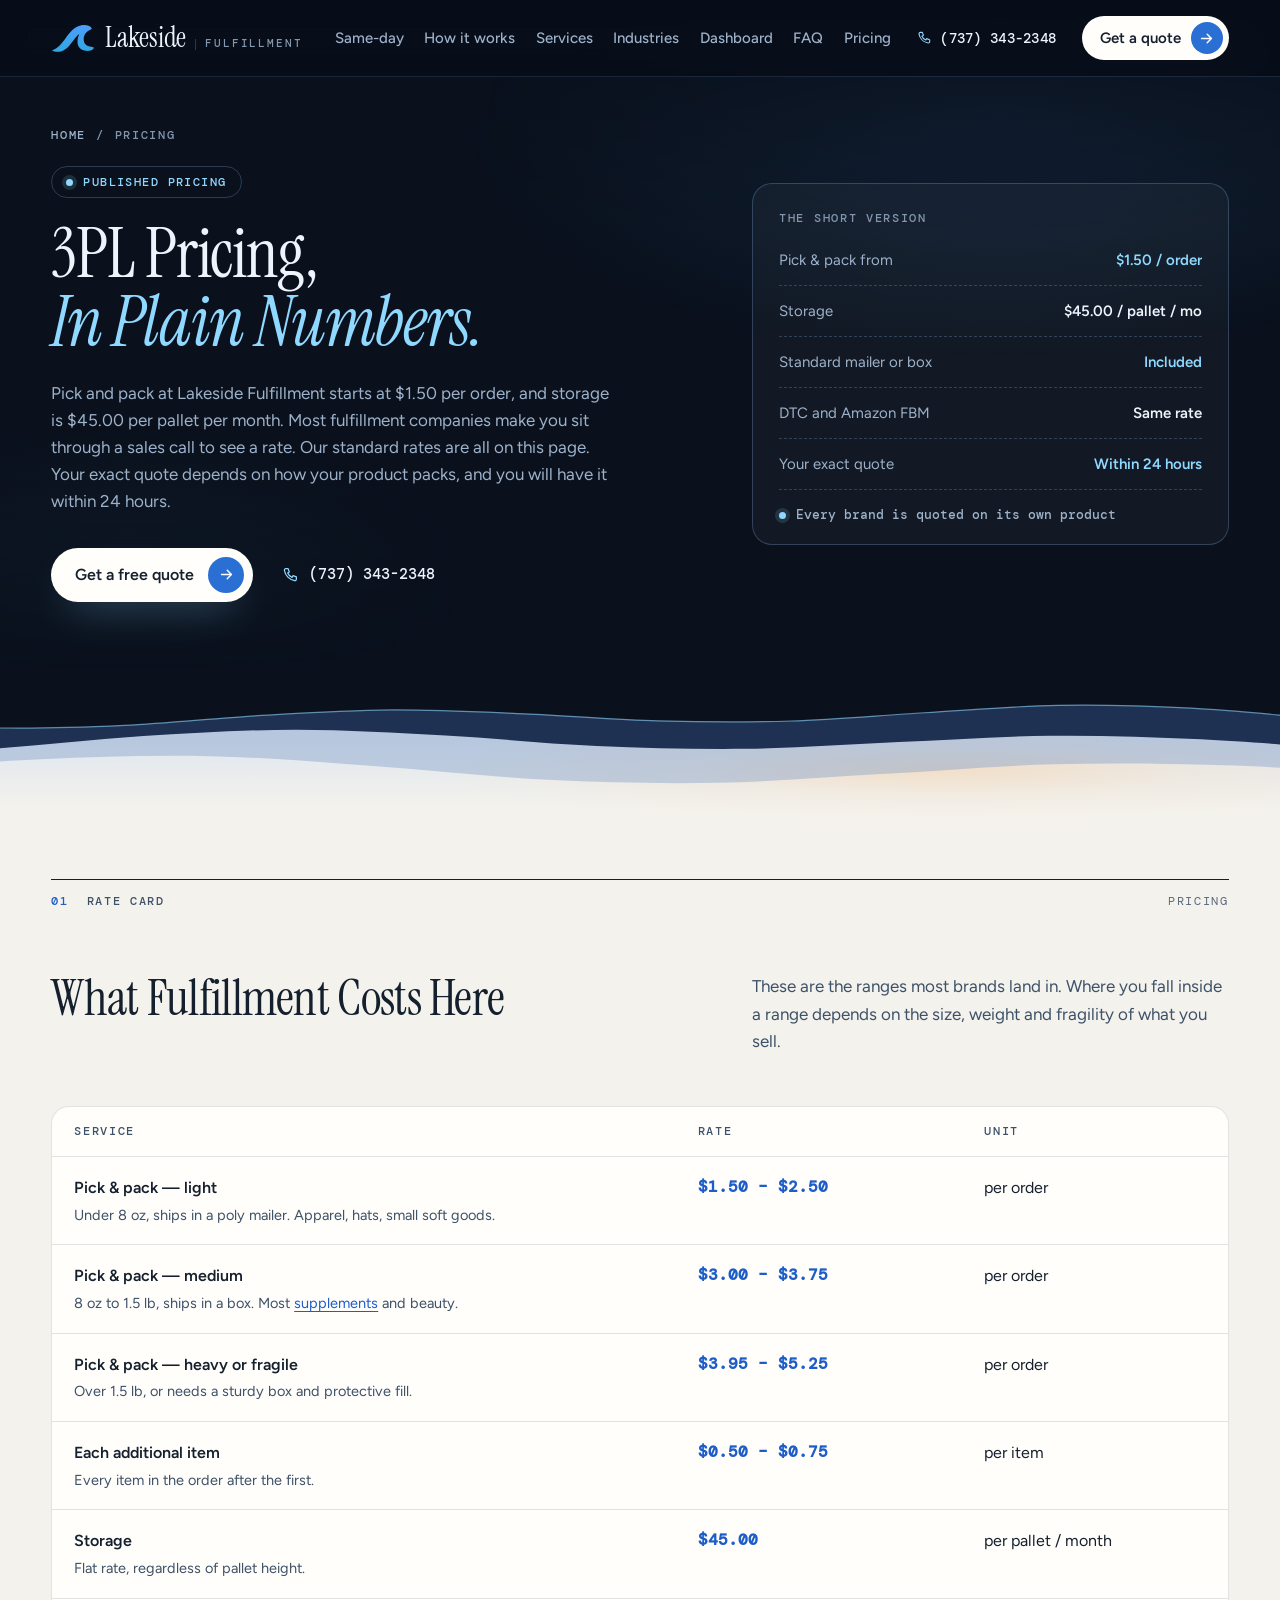
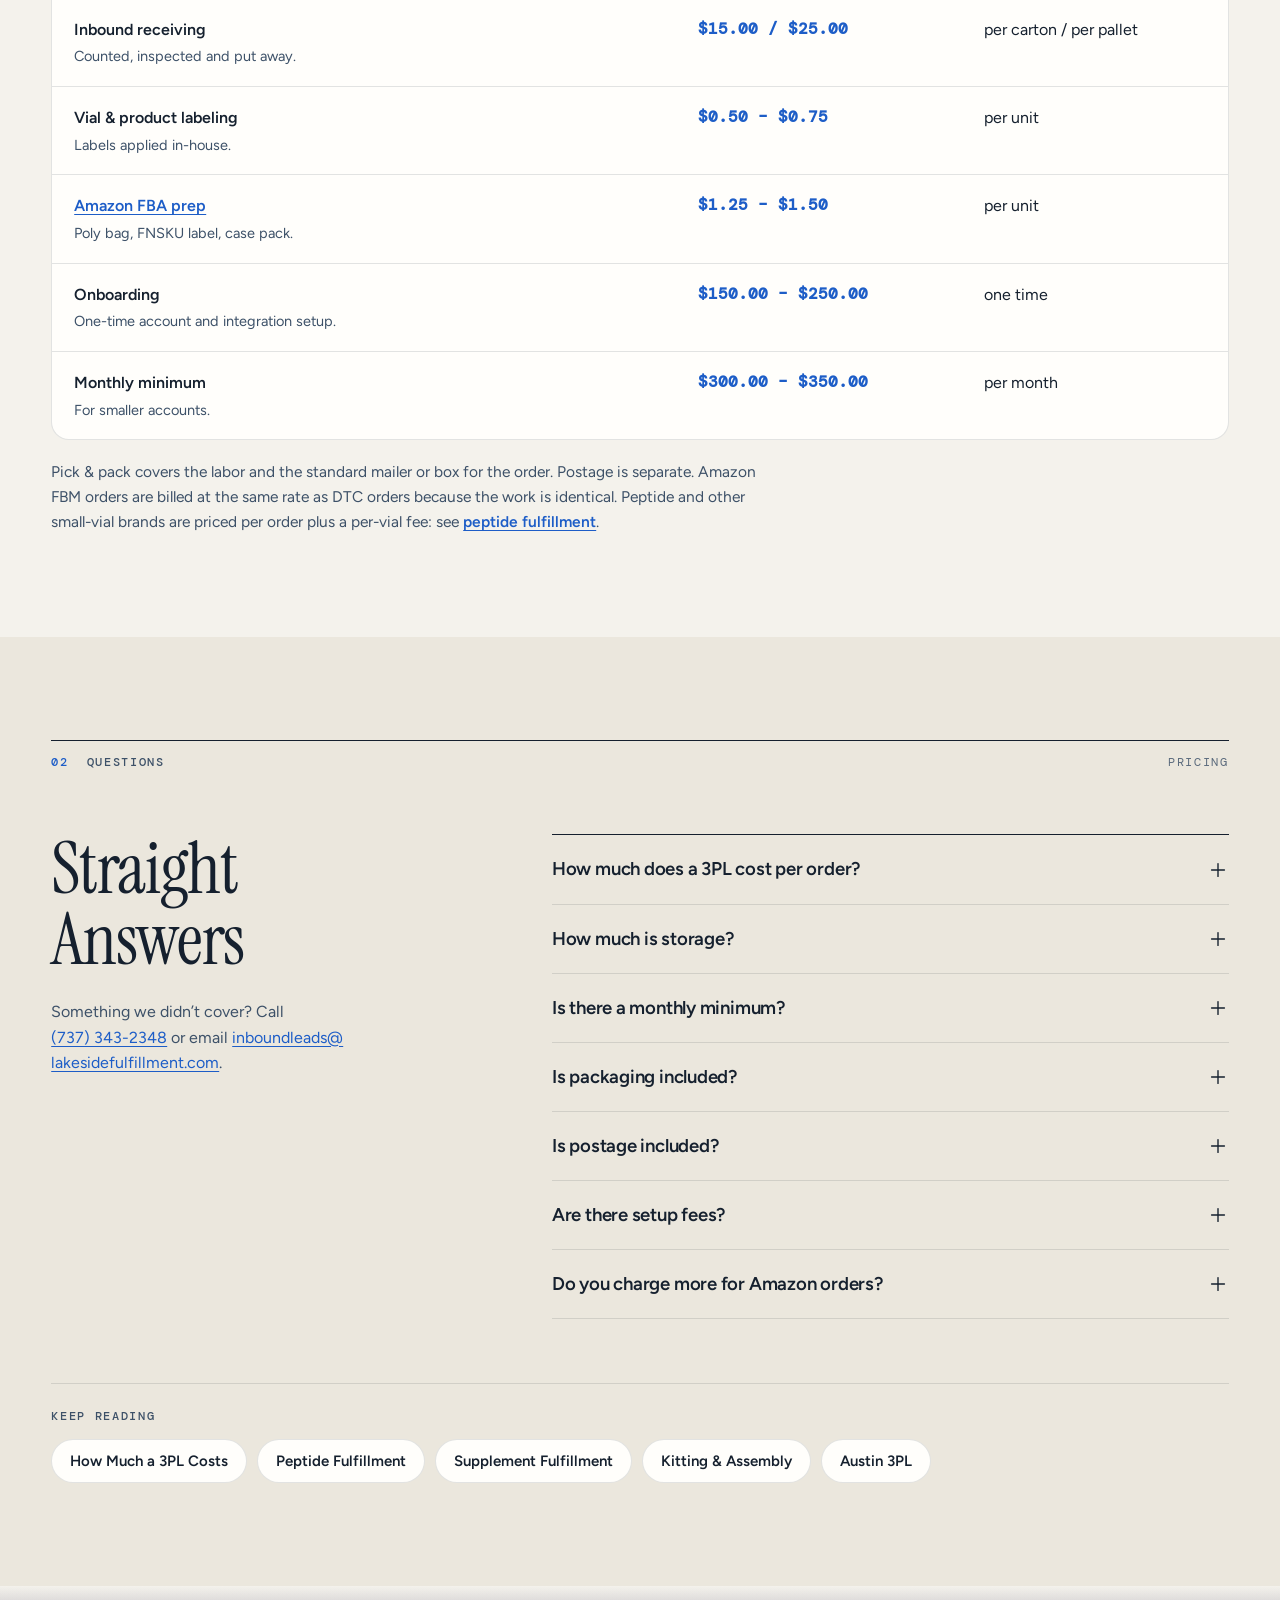
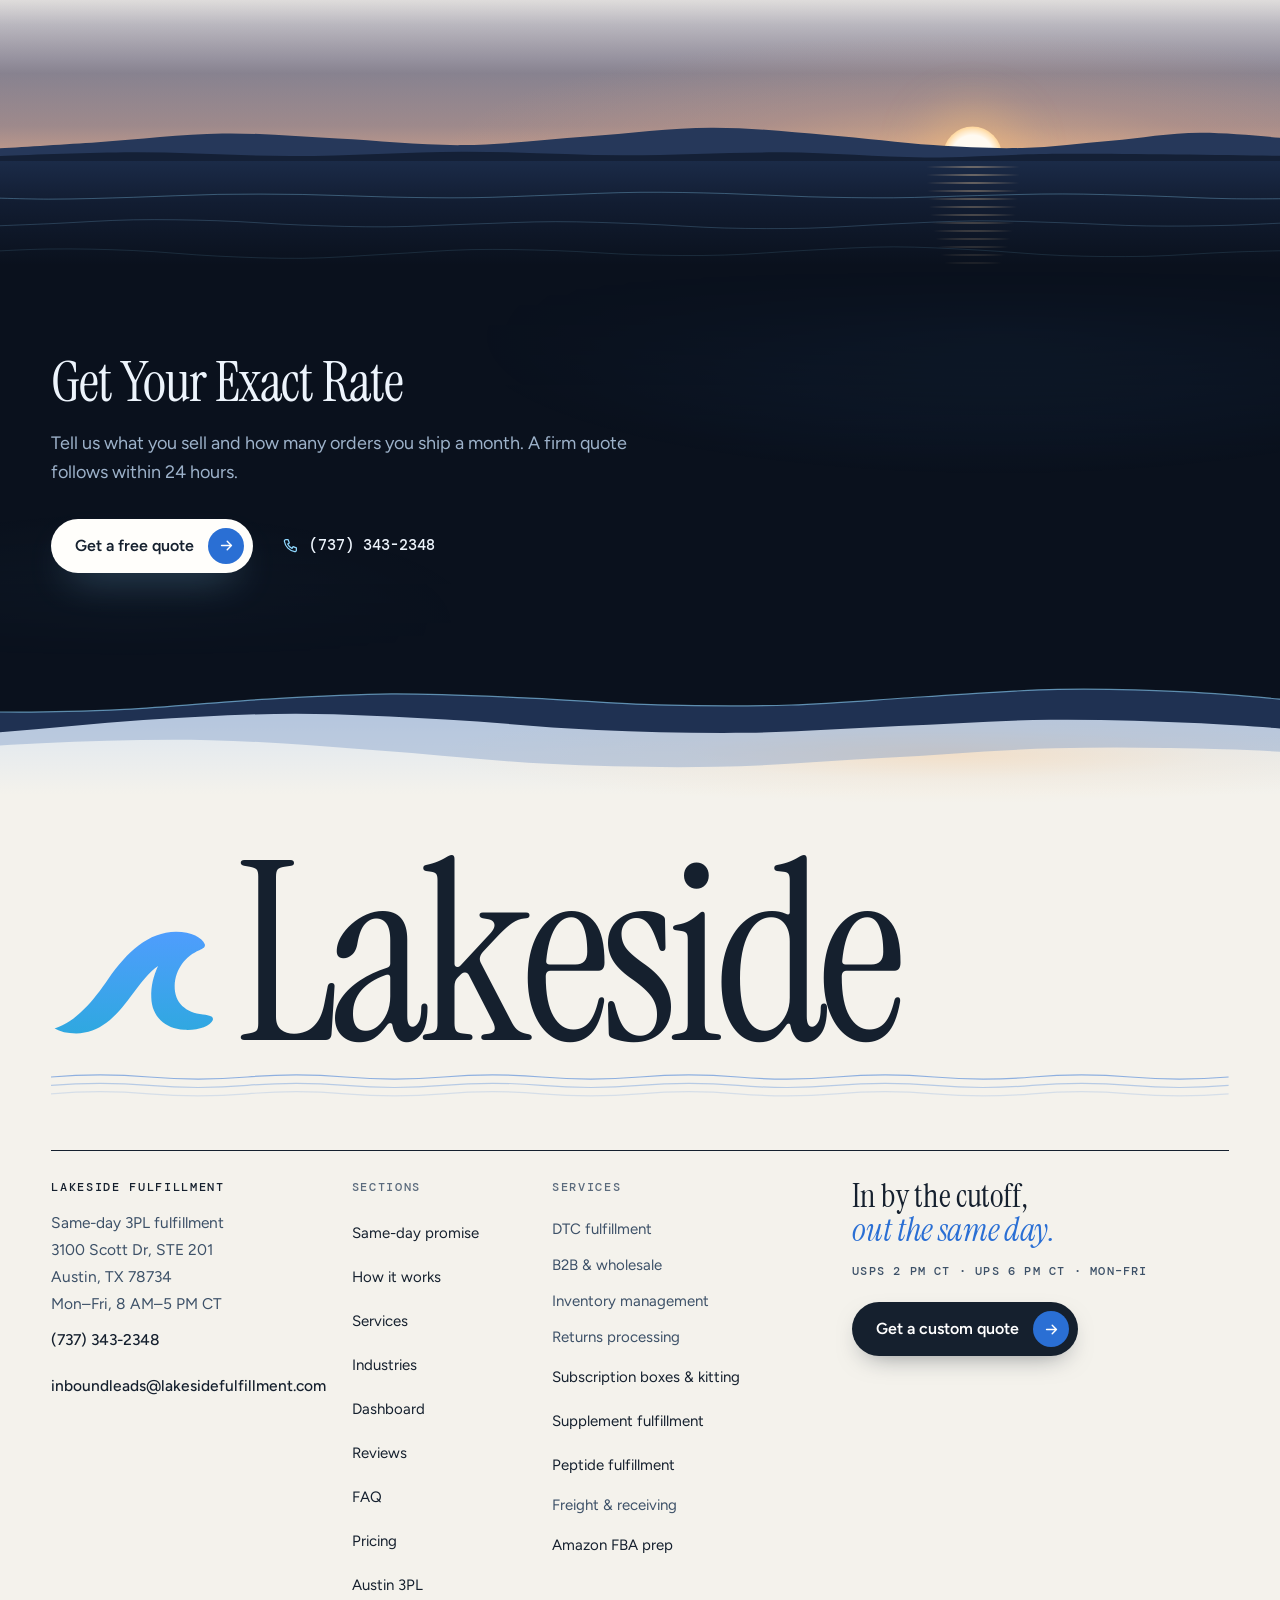
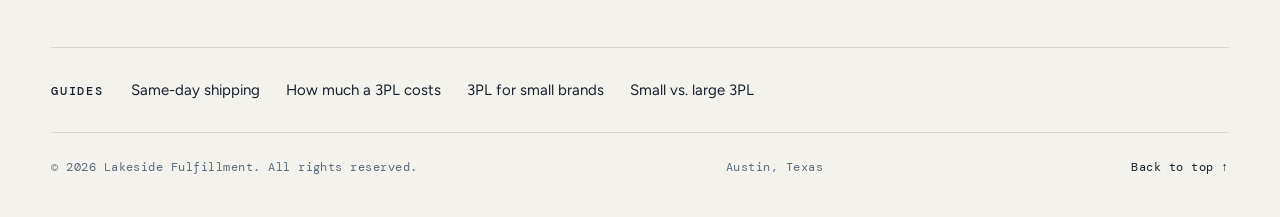
<file: pricing/index.html>
<!DOCTYPE html>
<html lang="en" class="on-night">
<head>
<meta charset="utf-8">
<meta name="viewport" content="width=device-width, initial-scale=1, viewport-fit=cover">
<title>3PL Pricing: Pick & Pack From $1.50 | Lakeside Fulfillment</title>
<meta name="description" content="Published 3PL pricing in Austin, TX: pick and pack from $1.50 per order, storage $45 per pallet per month, plus receiving, labeling and FBA prep rates.">
<link rel="canonical" href="https://lakesidefulfillment.com/pricing/">
<meta name="theme-color" content="#0a111d">
<link rel="icon" type="image/png" sizes="64x64" href="/assets/lakeside-wave-64.png">
<link rel="icon" type="image/png" sizes="192x192" href="/assets/lakeside-wave-192.png">
<link rel="apple-touch-icon" href="/assets/lakeside-wave-192.png">
<meta property="og:type" content="website">
<meta property="og:site_name" content="Lakeside Fulfillment">
<meta property="og:title" content="3PL Pricing: Pick & Pack From $1.50 | Lakeside Fulfillment">
<meta property="og:description" content="Published 3PL pricing in Austin, TX: pick and pack from $1.50 per order, storage $45 per pallet per month, plus receiving, labeling and FBA prep rates.">
<meta property="og:url" content="https://lakesidefulfillment.com/pricing/">
<meta property="og:image" content="https://lakesidefulfillment.com/assets/og-card.png">
<meta property="og:image:width" content="1200">
<meta property="og:image:height" content="630">
<meta property="og:image:alt" content="Lakeside Fulfillment, same-day 3PL in Austin, Texas. USPS cutoff 2 PM CT, UPS cutoff 6 PM CT, Monday to Friday.">
<meta property="og:locale" content="en_US">
<meta name="twitter:card" content="summary_large_image">
<meta name="twitter:title" content="3PL Pricing: Pick & Pack From $1.50 | Lakeside Fulfillment">
<meta name="twitter:description" content="Published 3PL pricing in Austin, TX: pick and pack from $1.50 per order, storage $45 per pallet per month, plus receiving, labeling and FBA prep rates.">
<meta name="twitter:image" content="https://lakesidefulfillment.com/assets/og-card.png">
<meta name="twitter:image:alt" content="Lakeside Fulfillment, same-day 3PL in Austin, Texas. USPS cutoff 2 PM CT, UPS cutoff 6 PM CT, Monday to Friday.">
<!-- Structured data: #business is the same entity as the homepage's; FAQPage text mirrors the visible FAQ word for word, so edit both together -->
<script type="application/ld+json">{"@context": "https://schema.org", "@graph": [{"@type": "LocalBusiness", "@id": "https://lakesidefulfillment.com/#business", "name": "Lakeside Fulfillment", "url": "https://lakesidefulfillment.com/", "telephone": "+1-737-343-2348", "address": {"@type": "PostalAddress", "streetAddress": "3100 Scott Dr, STE 201", "addressLocality": "Austin", "addressRegion": "TX", "postalCode": "78734", "addressCountry": "US"}}, {"@type": "Service", "@id": "https://lakesidefulfillment.com/pricing/#service", "name": "E-commerce order fulfillment", "serviceType": "E-commerce fulfillment pricing", "description": "Published 3PL pricing in Austin, TX: pick and pack from $1.50 per order, storage $45 per pallet per month, plus receiving, labeling and FBA prep rates.", "url": "https://lakesidefulfillment.com/pricing/", "areaServed": {"@type": "Country", "name": "United States"}, "provider": {"@id": "https://lakesidefulfillment.com/#business"}, "hasOfferCatalog": {"@type": "OfferCatalog", "name": "Published 3PL rate card", "itemListElement": [{"@type": "Offer", "name": "Pick & pack — light", "description": "Under 8 oz, ships in a poly mailer. Apparel, hats, small soft goods.", "priceCurrency": "USD", "priceSpecification": {"@type": "UnitPriceSpecification", "priceCurrency": "USD", "unitText": "per order", "minPrice": 1.5, "maxPrice": 2.5}}, {"@type": "Offer", "name": "Pick & pack — medium", "description": "8 oz to 1.5 lb, ships in a box. Most supplements and beauty.", "priceCurrency": "USD", "priceSpecification": {"@type": "UnitPriceSpecification", "priceCurrency": "USD", "unitText": "per order", "minPrice": 3.0, "maxPrice": 3.75}}, {"@type": "Offer", "name": "Pick & pack — heavy or fragile", "description": "Over 1.5 lb, or needs a sturdy box and protective fill.", "priceCurrency": "USD", "priceSpecification": {"@type": "UnitPriceSpecification", "priceCurrency": "USD", "unitText": "per order", "minPrice": 3.95, "maxPrice": 5.25}}, {"@type": "Offer", "name": "Each additional item", "description": "Every item in the order after the first.", "priceCurrency": "USD", "priceSpecification": {"@type": "UnitPriceSpecification", "priceCurrency": "USD", "unitText": "per item", "minPrice": 0.5, "maxPrice": 0.75}}, {"@type": "Offer", "name": "Storage", "description": "Flat rate, regardless of pallet height.", "priceCurrency": "USD", "priceSpecification": {"@type": "UnitPriceSpecification", "priceCurrency": "USD", "unitText": "per pallet per month", "price": 45.0}}, {"@type": "Offer", "name": "Inbound receiving, per carton", "description": "Counted, inspected and put away.", "priceCurrency": "USD", "priceSpecification": {"@type": "UnitPriceSpecification", "priceCurrency": "USD", "unitText": "per carton", "price": 15.0}}, {"@type": "Offer", "name": "Inbound receiving, per pallet", "description": "Counted, inspected and put away.", "priceCurrency": "USD", "priceSpecification": {"@type": "UnitPriceSpecification", "priceCurrency": "USD", "unitText": "per pallet", "price": 25.0}}, {"@type": "Offer", "name": "Vial & product labeling", "description": "Labels applied in-house.", "priceCurrency": "USD", "priceSpecification": {"@type": "UnitPriceSpecification", "priceCurrency": "USD", "unitText": "per unit", "minPrice": 0.5, "maxPrice": 0.75}}, {"@type": "Offer", "name": "Amazon FBA prep", "description": "Poly bag, FNSKU label, case pack.", "priceCurrency": "USD", "priceSpecification": {"@type": "UnitPriceSpecification", "priceCurrency": "USD", "unitText": "per unit", "minPrice": 1.25, "maxPrice": 1.5}}, {"@type": "Offer", "name": "Onboarding", "description": "One-time account and integration setup.", "priceCurrency": "USD", "priceSpecification": {"@type": "UnitPriceSpecification", "priceCurrency": "USD", "unitText": "one time", "minPrice": 150.0, "maxPrice": 250.0}}]}}, {"@type": "FAQPage", "@id": "https://lakesidefulfillment.com/pricing/#faq", "mainEntity": [{"@type": "Question", "name": "How much does a 3PL cost per order?", "acceptedAnswer": {"@type": "Answer", "text": "At Lakeside, pick and pack runs $1.50 to $2.50 per order for light items in a poly mailer, $3.00 to $3.75 for boxed items from 8 oz to 1.5 lb, and $3.95 to $5.25 for heavy or fragile items. Each additional item in an order adds $0.50 to $0.75."}}, {"@type": "Question", "name": "How much is storage?", "acceptedAnswer": {"@type": "Answer", "text": "$45.00 per pallet per month, flat, regardless of pallet height."}}, {"@type": "Question", "name": "Is there a monthly minimum?", "acceptedAnswer": {"@type": "Answer", "text": "Yes, for smaller accounts: $300.00 to $350.00 a month. If your fulfillment fees for the month are above it, the minimum never comes into play."}}, {"@type": "Question", "name": "Is packaging included?", "acceptedAnswer": {"@type": "Answer", "text": "Yes. The standard poly mailer or box is included in the pick and pack rate. Custom branded packaging you supply is packed at no extra charge."}}, {"@type": "Question", "name": "Is postage included?", "acceptedAnswer": {"@type": "Answer", "text": "No. Pick and pack covers labor and standard packaging. Postage is billed separately."}}, {"@type": "Question", "name": "Are there setup fees?", "acceptedAnswer": {"@type": "Answer", "text": "Yes, a one-time onboarding fee of $150.00 to $250.00. It covers account setup and connecting your store."}}, {"@type": "Question", "name": "Do you charge more for Amazon orders?", "acceptedAnswer": {"@type": "Answer", "text": "No. Amazon FBM orders are billed at the same rate as DTC orders. Amazon FBA prep is priced per unit, $1.25 to $1.50."}}]}, {"@type": "BreadcrumbList", "@id": "https://lakesidefulfillment.com/pricing/#breadcrumb", "itemListElement": [{"@type": "ListItem", "position": 1, "name": "Home", "item": "https://lakesidefulfillment.com/"}, {"@type": "ListItem", "position": 2, "name": "Pricing", "item": "https://lakesidefulfillment.com/pricing/"}]}]}</script>
<!-- Google tag (gtag.js): GA4 G-BYE6PHLJ33 (Nick, 11-12), on every page -->
<script async src="https://www.googletagmanager.com/gtag/js?id=G-BYE6PHLJ33"></script>
<script>
  window.dataLayer = window.dataLayer || [];
  function gtag(){dataLayer.push(arguments);}
  gtag('js', new Date());
  gtag('config', 'G-BYE6PHLJ33');
</script>
<link rel="preconnect" href="https://fonts.googleapis.com">
<link rel="preconnect" href="https://fonts.gstatic.com" crossorigin>
<link rel="stylesheet" href="https://fonts.googleapis.com/css2?family=DM+Mono:wght@400;500&family=Figtree:wght@400;500;600;700&family=Instrument+Serif:ital@0;1&display=swap">
<link rel="stylesheet" href="/assets/site.css">
</head>
<body class="subpage lp">
<a class="skip" href="#main">Skip to content</a>

<svg class="sprite" aria-hidden="true" focusable="false" width="0" height="0">
  <defs>
    <linearGradient id="wave-g" x1="0" y1="0" x2="0" y2="1"><stop offset="0" stop-color="#4f9dfd"/><stop offset="1" stop-color="#2fa8e0"/></linearGradient>
    <symbol id="wave" viewBox="72 134 370 242"><path fill="url(#wave-g)" d="M80 357C128 342 166 296 200 246C242 186 288 143 350 142C385 142 408 155 414 170C416 176 410 180 402 183C372 195 348 225 347 262C346 300 372 322 410 326C425 328 434 330 432 338C426 352 398 362 368 360C325 357 296 330 295 288C294 262 300 240 310 218C292 230 272 255 250 285C215 333 180 368 128 368C108 368 92 364 80 357Z"/></symbol>
    <symbol id="i-arrow" viewBox="0 0 24 24"><path d="M5 12h14M13 6l6 6-6 6"/></symbol>
    <symbol id="i-ext" viewBox="0 0 24 24"><path d="M7 17 17 7M9 7h8v8"/></symbol>
    <symbol id="i-phone" viewBox="0 0 24 24"><path d="M6.5 3.5h3l1.6 4.4-2.2 1.4a11 11 0 0 0 5.8 5.8l1.4-2.2 4.4 1.6v3a2 2 0 0 1-2.2 2A16.5 16.5 0 0 1 4.5 5.7a2 2 0 0 1 2-2.2z"/></symbol>
    <symbol id="i-mail" viewBox="0 0 24 24"><rect x="3.5" y="5.5" width="17" height="13" rx="2"/><path d="m4 7 8 6 8-6"/></symbol>
    <symbol id="i-check" viewBox="0 0 24 24"><path d="m5 12.5 4.2 4.2L19 7"/></symbol>
    <symbol id="i-plus" viewBox="0 0 24 24"><path d="M12 5v14M5 12h14"/></symbol>
    <symbol id="i-menu" viewBox="0 0 24 24"><path d="M4 9h16M4 15h16"/></symbol>
    <symbol id="i-close" viewBox="0 0 24 24"><path d="M6 6l12 12M18 6 6 18"/></symbol>
    <symbol id="i-receive" viewBox="0 0 32 32"><path d="M16 4v13M11 12l5 5 5-5M5 17v9h22v-9M5 21h6l1.5 2h7l1.5-2h6"/></symbol>
    <symbol id="i-store" viewBox="0 0 32 32"><path d="M5 4v24M27 4v24M5 11h22M5 19h22M5 27h22M8 7h6v4H8zM17 14h7v5h-7zM9 22h5v5H9z"/></symbol>
    <symbol id="i-pack" viewBox="0 0 32 32"><path d="M4 10 16 5l12 5-12 5zM4 10v12l12 6 12-6V10M16 15v13M10 7.5l12 5v4"/></symbol>
    <symbol id="i-truck" viewBox="0 0 32 32"><path d="M3 8h16v14H3zM19 12h5l4 5v5h-9M7 25.5a2.5 2.5 0 1 0 0-.01M22 25.5a2.5 2.5 0 1 0 0-.01"/></symbol>
    <symbol id="i-track" viewBox="0 0 32 32"><path d="M4 5v22h24M8 20l5-6 4 4 7-9"/><circle cx="24" cy="9" r="1.6"/></symbol>
    <symbol id="c-bottle" viewBox="0 0 24 24"><path d="M7.5 2.5h9v3.5h-9zM6.5 6h11v13.5a2 2 0 0 1-2 2h-7a2 2 0 0 1-2-2zM6.5 10.5h11v6h-11"/></symbol>
    <symbol id="c-beauty" viewBox="0 0 24 24"><path d="M10.5 2.5h3v4h-3zM9 6.5h6l1 3v10.5a1.5 1.5 0 0 1-1.5 1.5h-5A1.5 1.5 0 0 1 8 20V9.5zM8 13h8"/></symbol>
    <symbol id="c-food" viewBox="0 0 24 24"><path d="M6 6h12l-1.4 14a1.5 1.5 0 0 1-1.5 1.4H8.9a1.5 1.5 0 0 1-1.5-1.4zM6.4 10h11.2M9 2.5c0 1.2 1 1.3 1 2.5M13 2.5c0 1.2 1 1.3 1 2.5"/></symbol>
    <symbol id="c-apparel" viewBox="0 0 24 24"><path d="M9 3.5 3.5 6.5l2 4 2.5-1.2V20.5h8V9.3l2.5 1.2 2-4L15 3.5a3 3 0 0 1-6 0z"/></symbol>
    <symbol id="c-pet" viewBox="0 0 24 24"><path d="M8 16.5c0-2.4 1.8-4.5 4-4.5s4 2.1 4 4.5-1.8 4-4 4-4-1.6-4-4z"/><circle cx="5.5" cy="11" r="1.8"/><circle cx="9.2" cy="6.5" r="1.8"/><circle cx="14.8" cy="6.5" r="1.8"/><circle cx="18.5" cy="11" r="1.8"/></symbol>
    <symbol id="c-other" viewBox="0 0 24 24"><path d="m12 3 8.5 4.5v9L12 21l-8.5-4.5v-9zM3.5 7.5 12 12l8.5-4.5M12 12v9"/></symbol>
    <symbol id="i-snow" viewBox="0 0 24 24"><path d="M12 3v18M4.2 7.5l15.6 9M4.2 16.5l15.6-9M9.5 4.5 12 6l2.5-1.5M9.5 19.5 12 18l2.5 1.5"/></symbol>
  </defs>
</svg>

<header class="hdr" id="hdr">
  <div class="wrap hdr-in">
    <a class="brand" href="/" aria-label="Lakeside Fulfillment — home">
      <svg class="mark" width="44" height="29" aria-hidden="true"><use href="#wave"/></svg>
      <span class="wm"><span class="wm-1">Lakeside</span><span class="wm-2">Fulfillment</span></span>
    </a>
    <nav class="nav" aria-label="Primary">
      <ul>
        <li><a href="/#promise">Same-day</a></li>
        <li><a href="/#how">How it works</a></li>
        <li><a href="/#services">Services</a></li>
        <li><a href="/#industries">Industries</a></li>
        <li><a href="/#visibility">Dashboard</a></li>
        <li><a href="/#faq">FAQ</a></li>
        <li><a href="/pricing/">Pricing</a></li>
      </ul>
    </nav>
    <a class="hdr-tel" href="tel:+17373432348"><svg class="ic" aria-hidden="true"><use href="#i-phone"/></svg>(737) 343-2348</a>
    <a class="btn btn-ink btn-sm hdr-cta" href="/quote/?from=pricing">Get a quote<span class="chip" aria-hidden="true"><svg class="ic"><use href="#i-arrow"/></svg></span></a>
    <a class="menu-btn" id="menu-btn" href="#site-map" aria-controls="sheet" aria-expanded="false"><span>Menu</span><svg class="ic" aria-hidden="true"><use href="#i-menu"/></svg></a>
  </div>
</header>

<div class="sheet" id="sheet" role="dialog" aria-modal="true" aria-label="Site menu" hidden>
  <div class="sheet-top">
    <a class="brand" href="/" data-close><svg class="mark" width="44" height="29" aria-hidden="true"><use href="#wave"/></svg><span class="wm"><span class="wm-1">Lakeside</span><span class="wm-2">Fulfillment</span></span></a>
    <button class="sheet-x" type="button" data-close aria-label="Close menu"><svg class="ic" aria-hidden="true"><use href="#i-close"/></svg></button>
  </div>
  <nav aria-label="Menu">
  <ol class="sheet-nav">
    <li style="--i:0"><a href="/#promise" data-close><span>01</span>Same-day promise</a></li>
    <li style="--i:1"><a href="/#how" data-close><span>02</span>How it works</a></li>
    <li style="--i:2"><a href="/#services" data-close><span>03</span>Services</a></li>
    <li style="--i:3"><a href="/#industries" data-close><span>04</span>Industries</a></li>
    <li style="--i:4"><a href="/#visibility" data-close><span>05</span>Dashboard</a></li>
    <li style="--i:5"><a href="/#reviews" data-close><span>06</span>Reviews</a></li>
    <li style="--i:6"><a href="/#faq" data-close><span>07</span>FAQ</a></li>
    <li style="--i:7"><a href="/pricing/" data-close><span>08</span>Pricing</a></li>
  </ol>
  </nav>
  <div class="sheet-foot">
    <a class="btn btn-ink btn-block" href="/quote/?from=pricing" data-close>Get a custom quote<span class="chip" aria-hidden="true"><svg class="ic"><use href="#i-arrow"/></svg></span></a>
    <div class="sheet-contact">
      <a href="tel:+17373432348"><svg class="ic" aria-hidden="true"><use href="#i-phone"/></svg>(737) 343-2348</a>
      <a href="mailto:inboundleads@lakesidefulfillment.com"><svg class="ic" aria-hidden="true"><use href="#i-mail"/></svg><span>inboundleads@<wbr>lakesidefulfillment.com</span></a>
    </div>
    <p class="mono-s">Same-day 3PL · Austin, Texas</p>
  </div>
</div>

<main id="main">

<section class="night lp-hero" aria-labelledby="lp-h">
  <div class="wrap lp-hero-in">
    <div class="lp-hero-copy">
      <nav class="lp-crumbs" aria-label="Breadcrumb"><a href="/">Home</a><span aria-hidden="true">/</span><span aria-current="page">Pricing</span></nav>
      <p class="lp-badge">Published Pricing</p>
      <h1 id="lp-h" class="display lp-h">3PL Pricing, <br><em>In Plain Numbers.</em></h1>
      <p class="lp-sub">Pick and pack at Lakeside Fulfillment starts at $1.50 per order, and storage is $45.00 per pallet per month. Most fulfillment companies make you sit through a sales call to see a rate. Our standard rates are all on this page. Your exact quote depends on how your product packs, and you will have it within 24 hours.</p>
      <div class="lp-actions"><a class="btn btn-ice" href="/quote/?from=pricing">Get a free quote<span class="chip" aria-hidden="true"><svg class="ic"><use href="#i-arrow"/></svg></span></a><a class="lp-call" href="tel:+17373432348"><svg class="ic" aria-hidden="true"><use href="#i-phone"/></svg>(737) 343-2348</a></div>
    </div>
    <aside class="lp-board" aria-label="The short version">
      <p class="lp-board-k">The short version</p>
      <dl>
        <div class="lp-row"><dt>Pick &amp; pack from</dt><dd class="sky">$1.50 / order</dd></div>
        <div class="lp-row"><dt>Storage</dt><dd>$45.00 / pallet / mo</dd></div>
        <div class="lp-row"><dt>Standard mailer or box</dt><dd class="green">Included</dd></div>
        <div class="lp-row"><dt>DTC and Amazon FBM</dt><dd>Same rate</dd></div>
        <div class="lp-row"><dt>Your exact quote</dt><dd class="green">Within 24 hours</dd></div>
      </dl>
      <p class="lp-board-f"><span class="lp-dot" aria-hidden="true"></span>Every brand is quoted on its own product</p>
    </aside>
  </div>
</section>

<!-- dawn: night into day -->
<div class="sky dawn" data-edge=".5" aria-hidden="true" data-play><div class="d-light"></div><div class="d-glow"></div><svg class="d-waves" viewBox="0 0 1440 120" preserveAspectRatio="none" aria-hidden="true" focusable="false"><g class="w3"><path class="w-drift" d="M-160 88.9C-128.3 86.9 -33.3 79.5 30 76.9C93.3 74.4 156.7 72.5 220 73.8C283.3 75 346.7 80.3 410 84.4C473.3 88.5 536.7 95.5 600 98.4C663.3 101.2 726.7 102.6 790 101.5C853.3 100.5 916.7 95.3 980 92.1C1043.3 88.9 1106.7 83.7 1170 82.2C1233.3 80.7 1296.7 81.5 1360 83.2C1423.3 84.9 1518.3 90.9 1550 92.4L1550 -20H-160Z"/></g><g class="w2"><path class="w-drift" d="M-160 77C-131.7 75.9 -46.7 73.8 10 70.5C66.7 67.2 123.3 60.5 180 57.2C236.7 53.9 293.3 50.7 350 50.6C406.7 50.5 463.3 53.9 520 56.7C576.7 59.6 633.3 65.2 690 67.5C746.7 69.8 803.3 71.1 860 70.5C916.7 69.8 973.3 65.8 1030 63.5C1086.7 61.2 1143.3 57.4 1200 56.9C1256.7 56.4 1313.3 58.1 1370 60.6C1426.7 63.1 1511.7 69.9 1540 71.8L1540 -20H-160Z"/></g><g class="w1"><path d="M-160 43.1C-135 44.6 -60 50.9 -10 51.9C40 53 90 51.5 140 49.4C190 47.3 240 42 290 39.3C340 36.6 390 33.7 440 33.3C490 33 540 35.4 590 37.3C640 39.1 690 43.4 740 44.6C790 45.9 840 46.2 890 44.8C940 43.4 990 38.9 1040 36.2C1090 33.5 1140 29.3 1190 28.5C1240 27.7 1290 29 1340 31.4C1390 33.8 1465 41 1490 43L1490 -20H-160Z"/><path class="w-foam" d="M-160 43.1C-135 44.6 -60 50.9 -10 51.9C40 53 90 51.5 140 49.4C190 47.3 240 42 290 39.3C340 36.6 390 33.7 440 33.3C490 33 540 35.4 590 37.3C640 39.1 690 43.4 740 44.6C790 45.9 840 46.2 890 44.8C940 43.4 990 38.9 1040 36.2C1090 33.5 1140 29.3 1190 28.5C1240 27.7 1290 29 1340 31.4C1390 33.8 1465 41 1490 43"/></g></svg></div>

<section class="sec lp-sec" aria-labelledby="lp-s1">
  <div class="wrap">
    <div class="runhead"><span>01</span><span>Rate Card</span><span class="rh-r">Pricing</span></div>
    <div class="lp-head"><h2 id="lp-s1" class="lp-title">What Fulfillment Costs Here</h2><p class="lp-lede">These are the ranges most brands land in. Where you fall inside a range depends on the size, weight and fragility of what you sell.</p></div>
    <div class="lp-table-wrap"><table class="lp-table"><thead><tr><th>Service</th><th>Rate</th><th>Unit</th></tr></thead><tbody><tr><td>Pick &amp; pack &mdash; light <small>Under 8 oz, ships in a poly mailer. Apparel, hats, small soft goods.</small></td><td class="amt">$1.50 &ndash; $2.50</td><td>per order</td></tr><tr><td>Pick &amp; pack &mdash; medium <small>8 oz to 1.5 lb, ships in a box. Most <a href="/supplement-fulfillment/">supplements</a> and beauty.</small></td><td class="amt">$3.00 &ndash; $3.75</td><td>per order</td></tr><tr><td>Pick &amp; pack &mdash; heavy or fragile <small>Over 1.5 lb, or needs a sturdy box and protective fill.</small></td><td class="amt">$3.95 &ndash; $5.25</td><td>per order</td></tr><tr><td>Each additional item <small>Every item in the order after the first.</small></td><td class="amt">$0.50 &ndash; $0.75</td><td>per item</td></tr><tr><td>Storage <small>Flat rate, regardless of pallet height.</small></td><td class="amt">$45.00</td><td>per pallet / month</td></tr><tr><td>Inbound receiving <small>Counted, inspected and put away.</small></td><td class="amt">$15.00 / $25.00</td><td>per carton / per pallet</td></tr><tr><td>Vial &amp; product labeling <small>Labels applied in-house.</small></td><td class="amt">$0.50 &ndash; $0.75</td><td>per unit</td></tr><tr><td><a href="/kitting-assembly/">Amazon FBA prep</a> <small>Poly bag, FNSKU label, case pack.</small></td><td class="amt">$1.25 &ndash; $1.50</td><td>per unit</td></tr><tr><td>Onboarding <small>One-time account and integration setup.</small></td><td class="amt">$150.00 &ndash; $250.00</td><td>one time</td></tr><tr><td>Monthly minimum <small>For smaller accounts.</small></td><td class="amt">$300.00 &ndash; $350.00</td><td>per month</td></tr></tbody></table></div><p class="lp-note">Pick &amp; pack covers the labor and the standard mailer or box for the order. Postage is separate. Amazon FBM orders are billed at the same rate as DTC orders because the work is identical. Peptide and other small-vial brands are priced per order plus a per-vial fee: see <a href="/peptide-fulfillment/">peptide fulfillment</a>.</p>
  </div>
</section>

<section class="sec lp-sec alt faq" aria-labelledby="lp-s2">
  <div class="wrap">
    <div class="runhead"><span>02</span><span>Questions</span><span class="rh-r">Pricing</span></div>
    <div class="faq-grid">
      <div class="faq-head">
        <h2 id="lp-s2" class="display">Straight Answers</h2>
        <p>Something we didn’t cover? Call <a href="tel:+17373432348">(737) 343-2348</a> or email <a href="mailto:inboundleads@lakesidefulfillment.com">inboundleads@<wbr>lakesidefulfillment.com</a>.</p>
      </div>
      <div class="qa">
        <details><summary><span>How much does a 3PL cost per order?</span><svg class="ic pm" aria-hidden="true"><use href="#i-plus"/></svg></summary><div class="ans"><p>At Lakeside, pick and pack runs $1.50 to $2.50 per order for light items in a poly mailer, $3.00 to $3.75 for boxed items from 8 oz to 1.5 lb, and $3.95 to $5.25 for heavy or fragile items. Each additional item in an order adds $0.50 to $0.75.</p></div></details>
        <details><summary><span>How much is storage?</span><svg class="ic pm" aria-hidden="true"><use href="#i-plus"/></svg></summary><div class="ans"><p>$45.00 per pallet per month, flat, regardless of pallet height.</p></div></details>
        <details><summary><span>Is there a monthly minimum?</span><svg class="ic pm" aria-hidden="true"><use href="#i-plus"/></svg></summary><div class="ans"><p>Yes, for smaller accounts: $300.00 to $350.00 a month. If your fulfillment fees for the month are above it, the minimum never comes into play.</p></div></details>
        <details><summary><span>Is packaging included?</span><svg class="ic pm" aria-hidden="true"><use href="#i-plus"/></svg></summary><div class="ans"><p>Yes. The standard poly mailer or box is included in the pick and pack rate. Custom branded packaging you supply is packed at no extra charge.</p></div></details>
        <details><summary><span>Is postage included?</span><svg class="ic pm" aria-hidden="true"><use href="#i-plus"/></svg></summary><div class="ans"><p>No. Pick and pack covers labor and standard packaging. Postage is billed separately.</p></div></details>
        <details><summary><span>Are there setup fees?</span><svg class="ic pm" aria-hidden="true"><use href="#i-plus"/></svg></summary><div class="ans"><p>Yes, a one-time onboarding fee of $150.00 to $250.00. It covers account setup and connecting your store.</p></div></details>
        <details><summary><span>Do you charge more for Amazon orders?</span><svg class="ic pm" aria-hidden="true"><use href="#i-plus"/></svg></summary><div class="ans"><p>No. Amazon FBM orders are billed at the same rate as DTC orders. Amazon FBA prep is priced per unit, $1.25 to $1.50.</p></div></details>
      </div>
    </div>
    <div class="lp-related"><p>Keep reading</p><ul><li><a href="/3pl-cost/">How Much a 3PL Costs</a></li><li><a href="/peptide-fulfillment/">Peptide Fulfillment</a></li><li><a href="/supplement-fulfillment/">Supplement Fulfillment</a></li><li><a href="/kitting-assembly/">Kitting & Assembly</a></li><li><a href="/austin-3pl/">Austin 3PL</a></li></ul></div>
  </div>
</section>

<!-- dusk: day into night -->
<div class="sky dusk" data-edge=".1" aria-hidden="true" data-play><div class="s-sky"></div><div class="s-dark"></div><div class="s-glow"></div><svg class="s-stars" viewBox="0 0 1440 200" preserveAspectRatio="xMidYMid slice" aria-hidden="true" focusable="false"><circle cx="20.1" cy="142.7" r="0.9"/><circle class="st-tw" cx="314.8" cy="107.5" r="1.2"/><circle cx="481" cy="111.6" r="1.4"/><circle class="st-tw" cx="780" cy="99.6" r="1.3"/><circle cx="1163.5" cy="31.7" r="1"/><circle class="st-tw" cx="1011.1" cy="102" r="0.7"/><circle cx="977.5" cy="63.9" r="1.6"/><circle class="st-tw" cx="1150.4" cy="17.8" r="1.2"/><circle cx="1312.4" cy="100.3" r="1.3"/><circle class="st-tw" cx="828.4" cy="141.1" r="1.6"/><circle cx="541.1" cy="44.2" r="1.5"/><circle class="st-tw" cx="485.2" cy="21" r="0.9"/><circle cx="619.9" cy="38.7" r="1.6"/><circle class="st-tw" cx="800.3" cy="107.5" r="1.6"/><circle cx="102.1" cy="35.8" r="1.2"/><circle class="st-tw" cx="732.3" cy="56.8" r="0.8"/><circle cx="1292.6" cy="11.4" r="1"/><circle class="st-tw" cx="501.8" cy="96.2" r="1.6"/><circle cx="740.8" cy="22.5" r="1"/><circle class="st-tw" cx="417" cy="48.4" r="1.1"/><circle cx="485.6" cy="74" r="1.3"/><circle class="st-tw" cx="346.5" cy="140" r="1.1"/><circle cx="1228.2" cy="91.1" r="1.3"/><circle class="st-tw" cx="742.7" cy="69.7" r="1.4"/><circle cx="1335.4" cy="53.1" r="1.4"/><circle class="st-tw" cx="371.6" cy="83" r="1"/><circle cx="482.8" cy="52.3" r="1.5"/><circle class="st-tw" cx="1248.6" cy="16.6" r="1.5"/><circle cx="128.8" cy="54.6" r="0.8"/><circle class="st-tw" cx="129" cy="157.3" r="0.8"/><circle cx="905.3" cy="20.1" r="1.1"/><circle class="st-tw" cx="850.1" cy="19.4" r="1.6"/><circle cx="1258.4" cy="137" r="1.6"/><circle class="st-tw" cx="1290.9" cy="113.2" r="0.9"/></svg><div class="s-sun"></div><svg class="s-hills" viewBox="0 0 1440 60" preserveAspectRatio="none" aria-hidden="true" focusable="false"><path class="s-far" d="M-20 42C1.7 40.3 65 35.7 110 32C155 28.3 205 20.8 250 20C295 19.2 335 24.3 380 27C425 29.7 473.3 36.5 520 36C566.7 35.5 613.3 28 660 24C706.7 20 755 12.3 800 12C845 11.7 888.3 18 930 22C971.7 26 1013.3 33 1050 36C1086.7 39 1116.7 41 1150 40C1183.3 39 1216.7 33.5 1250 30C1283.3 26.5 1315 19.3 1350 19C1385 18.7 1441.7 26.5 1460 28L1460 61H-20Z"/><path class="s-near" d="M-20 52C8.3 51 91.7 46.2 150 46C208.3 45.8 268.3 51.2 330 51C391.7 50.8 458.3 45.2 520 45C581.7 44.8 640 49.8 700 50C760 50.2 823.3 45.5 880 46C936.7 46.5 986.7 52.7 1040 53C1093.3 53.3 1130 48.3 1200 48C1270 47.7 1416.7 50.5 1460 51L1460 61H-20Z"/></svg><div class="s-lake"></div><div class="s-ref"></div><svg class="s-rips" viewBox="0 0 1440 100" preserveAspectRatio="none" aria-hidden="true" focusable="false"><path class="s-rip" d="M-40 15.6C-24.2 16 23.3 18 55 18.1C86.7 18.1 118.3 16.9 150 15.9C181.7 15 213.3 13 245 12.4C276.7 11.9 308.3 12 340 12.5C371.7 13 403.3 14.9 435 15.5C466.7 16.2 498.3 16.8 530 16.4C561.7 16 593.3 14.2 625 13.1C656.7 12 688.3 10.2 720 9.9C751.7 9.6 783.3 10.4 815 11.3C846.7 12.2 878.3 14.4 910 15.3C941.7 16.1 973.3 16.7 1005 16.5C1036.7 16.2 1068.3 14.6 1100 13.8C1131.7 13 1163.3 11.8 1195 11.9C1226.7 11.9 1258.3 13.2 1290 14.1C1321.7 15.1 1353.3 17.1 1385 17.6C1416.7 18.1 1464.2 17.3 1480 17.2"/><path class="s-rip" d="M-40 51.6C-24.2 50.9 23.3 48.9 55 47.5C86.7 46 118.3 43.4 150 42.8C181.7 42.2 213.3 42.9 245 43.9C276.7 44.9 308.3 47.9 340 49.1C371.7 50.3 403.3 51.4 435 51.2C466.7 51 498.3 48.9 530 47.9C561.7 46.9 593.3 45 625 45C656.7 45 688.3 46.4 720 47.6C751.7 48.9 783.3 51.7 815 52.6C846.7 53.4 878.3 53.6 910 52.8C941.7 51.9 973.3 49.1 1005 47.7C1036.7 46.2 1068.3 44.3 1100 44C1131.7 43.8 1163.3 45.3 1195 46.3C1226.7 47.3 1258.3 49.7 1290 50.1C1321.7 50.6 1353.3 50.2 1385 49.3C1416.7 48.3 1464.2 45.4 1480 44.6"/><path class="s-rip" d="M-40 82.3C-24.2 81.5 23.3 78.1 55 77.7C86.7 77.2 118.3 78 150 79.5C181.7 80.9 213.3 84.6 245 86.2C276.7 87.7 308.3 89.2 340 88.8C371.7 88.5 403.3 85.7 435 83.9C466.7 82.2 498.3 79.1 530 78.4C561.7 77.7 593.3 78.5 625 79.6C656.7 80.6 688.3 83.7 720 84.6C751.7 85.5 783.3 85.9 815 84.9C846.7 84 878.3 80.7 910 79.1C941.7 77.4 973.3 75.1 1005 75.1C1036.7 75.1 1068.3 77.2 1100 78.9C1131.7 80.6 1163.3 84.3 1195 85.5C1226.7 86.8 1258.3 87.1 1290 86.4C1321.7 85.7 1353.3 82.6 1385 81.4C1416.7 80.1 1464.2 79.3 1480 78.9"/></svg></div>

<section class="night lp-cta" aria-labelledby="lp-cta-h">
  <div class="wrap">
    <h2 id="lp-cta-h" class="display">Get Your Exact Rate</h2>
    <p>Tell us what you sell and how many orders you ship a month. A firm quote follows within 24 hours.</p>
    <div class="lp-actions"><a class="btn btn-ice" href="/quote/?from=pricing">Get a free quote<span class="chip" aria-hidden="true"><svg class="ic"><use href="#i-arrow"/></svg></span></a><a class="lp-call" href="tel:+17373432348"><svg class="ic" aria-hidden="true"><use href="#i-phone"/></svg>(737) 343-2348</a></div>
  </div>
</section>

<!-- dawn: night into day -->
<div class="sky dawn" data-edge=".5" aria-hidden="true" data-play><div class="d-light"></div><div class="d-glow"></div><svg class="d-waves" viewBox="0 0 1440 120" preserveAspectRatio="none" aria-hidden="true" focusable="false"><g class="w3"><path class="w-drift" d="M-160 88.9C-128.3 86.9 -33.3 79.5 30 76.9C93.3 74.4 156.7 72.5 220 73.8C283.3 75 346.7 80.3 410 84.4C473.3 88.5 536.7 95.5 600 98.4C663.3 101.2 726.7 102.6 790 101.5C853.3 100.5 916.7 95.3 980 92.1C1043.3 88.9 1106.7 83.7 1170 82.2C1233.3 80.7 1296.7 81.5 1360 83.2C1423.3 84.9 1518.3 90.9 1550 92.4L1550 -20H-160Z"/></g><g class="w2"><path class="w-drift" d="M-160 77C-131.7 75.9 -46.7 73.8 10 70.5C66.7 67.2 123.3 60.5 180 57.2C236.7 53.9 293.3 50.7 350 50.6C406.7 50.5 463.3 53.9 520 56.7C576.7 59.6 633.3 65.2 690 67.5C746.7 69.8 803.3 71.1 860 70.5C916.7 69.8 973.3 65.8 1030 63.5C1086.7 61.2 1143.3 57.4 1200 56.9C1256.7 56.4 1313.3 58.1 1370 60.6C1426.7 63.1 1511.7 69.9 1540 71.8L1540 -20H-160Z"/></g><g class="w1"><path d="M-160 43.1C-135 44.6 -60 50.9 -10 51.9C40 53 90 51.5 140 49.4C190 47.3 240 42 290 39.3C340 36.6 390 33.7 440 33.3C490 33 540 35.4 590 37.3C640 39.1 690 43.4 740 44.6C790 45.9 840 46.2 890 44.8C940 43.4 990 38.9 1040 36.2C1090 33.5 1140 29.3 1190 28.5C1240 27.7 1290 29 1340 31.4C1390 33.8 1465 41 1490 43L1490 -20H-160Z"/><path class="w-foam" d="M-160 43.1C-135 44.6 -60 50.9 -10 51.9C40 53 90 51.5 140 49.4C190 47.3 240 42 290 39.3C340 36.6 390 33.7 440 33.3C490 33 540 35.4 590 37.3C640 39.1 690 43.4 740 44.6C790 45.9 840 46.2 890 44.8C940 43.4 990 38.9 1040 36.2C1090 33.5 1140 29.3 1190 28.5C1240 27.7 1290 29 1340 31.4C1390 33.8 1465 41 1490 43"/></g></svg></div>

</main>
<footer class="foot" id="site-map">
  <div class="wrap">
    <div class="foot-mark" aria-hidden="true" data-fx="clip"><svg class="mark" width="160" height="105"><use href="#wave"/></svg><span><i style="--k:0">L</i><i style="--k:1">a</i><i style="--k:2">k</i><i style="--k:3">e</i><i style="--k:4">s</i><i style="--k:5">i</i><i style="--k:6">d</i><i style="--k:7">e</i></span></div>
    <svg data-play class="foot-lake" viewBox="0 0 1200 40" preserveAspectRatio="none" aria-hidden="true"><path d="M0 10Q50 4 100 10T200 10T300 10T400 10T500 10T600 10T700 10T800 10T900 10T1000 10T1100 10T1200 10"/><path d="M0 22Q50 16 100 22T200 22T300 22T400 22T500 22T600 22T700 22T800 22T900 22T1000 22T1100 22T1200 22"/><path d="M0 34Q50 28 100 34T200 34T300 34T400 34T500 34T600 34T700 34T800 34T900 34T1000 34T1100 34T1200 34"/></svg>
    <div class="foot-grid">
      <div class="f-nap">
        <h2 class="f-h">Lakeside Fulfillment</h2>
        <address>
          <span>Same-day 3PL fulfillment</span>
          <span>3100 Scott Dr, STE 201</span>
          <span>Austin, TX 78734</span>
          <span>Mon&ndash;Fri, 8&nbsp;AM&ndash;5&nbsp;PM&nbsp;CT</span>
          <a href="tel:+17373432348">(737) 343-2348</a>
          <a href="mailto:inboundleads@lakesidefulfillment.com">inboundleads@<wbr>lakesidefulfillment.com</a>
        </address>
      </div>
      <nav class="f-col" aria-label="Sections">
        <h2 class="f-h">Sections</h2>
        <ul><li><a href="/#promise">Same-day promise</a></li><li><a href="/#how">How it works</a></li><li><a href="/#services">Services</a></li><li><a href="/#industries">Industries</a></li><li><a href="/#visibility">Dashboard</a></li><li><a href="/#reviews">Reviews</a></li><li><a href="/#faq">FAQ</a></li><li><a href="/pricing/">Pricing</a></li><li><a href="/austin-3pl/">Austin 3PL</a></li></ul>
      </nav>
      <div class="f-col">
        <h2 class="f-h">Services</h2>
        <ul><li>DTC fulfillment</li><li>B2B &amp; wholesale</li><li>Inventory management</li><li>Returns processing</li><li><a href="/kitting-assembly/">Subscription boxes &amp; kitting</a></li><li><a href="/supplement-fulfillment/">Supplement fulfillment</a></li><li><a href="/peptide-fulfillment/">Peptide fulfillment</a></li><li>Freight &amp; receiving</li><li><a href="/kitting-assembly/">Amazon FBA prep</a></li></ul>
      </div>
      <div class="f-cta">
        <p class="f-big">In by the cutoff, <em>out the same&nbsp;day.</em></p>
        <p class="f-cuts"><span class="nowrap">USPS <span data-cutoff="usps">2&nbsp;PM&nbsp;CT</span></span> · <span class="nowrap">UPS <span data-cutoff="ups">6&nbsp;PM&nbsp;CT</span></span> · <span class="nowrap">Mon–Fri</span></p>
        <a class="btn btn-ink" href="/quote/?from=pricing">Get a custom quote<span class="chip" aria-hidden="true"><svg class="ic"><use href="#i-arrow"/></svg></span></a>
      </div>
    </div>
    <nav class="f-guides" aria-label="Guides">
      <h2 class="f-h">Guides</h2>
      <ul><li><a href="/same-day-shipping/">Same-day shipping</a></li><li><a href="/3pl-cost/">How much a 3PL costs</a></li><li><a href="/small-business-3pl/">3PL for small brands</a></li><li><a href="/small-vs-large-3pl/">Small vs. large 3PL</a></li></ul>
    </nav>
    <div class="foot-bot">
      <p>© 2026 Lakeside Fulfillment. All rights reserved.</p>
      <p>Austin, Texas</p>
      <a href="#main">Back to top ↑</a>
    </div>
  </div>
</footer>

<script src="/assets/page.js"></script>
</body>
</html>
</file>
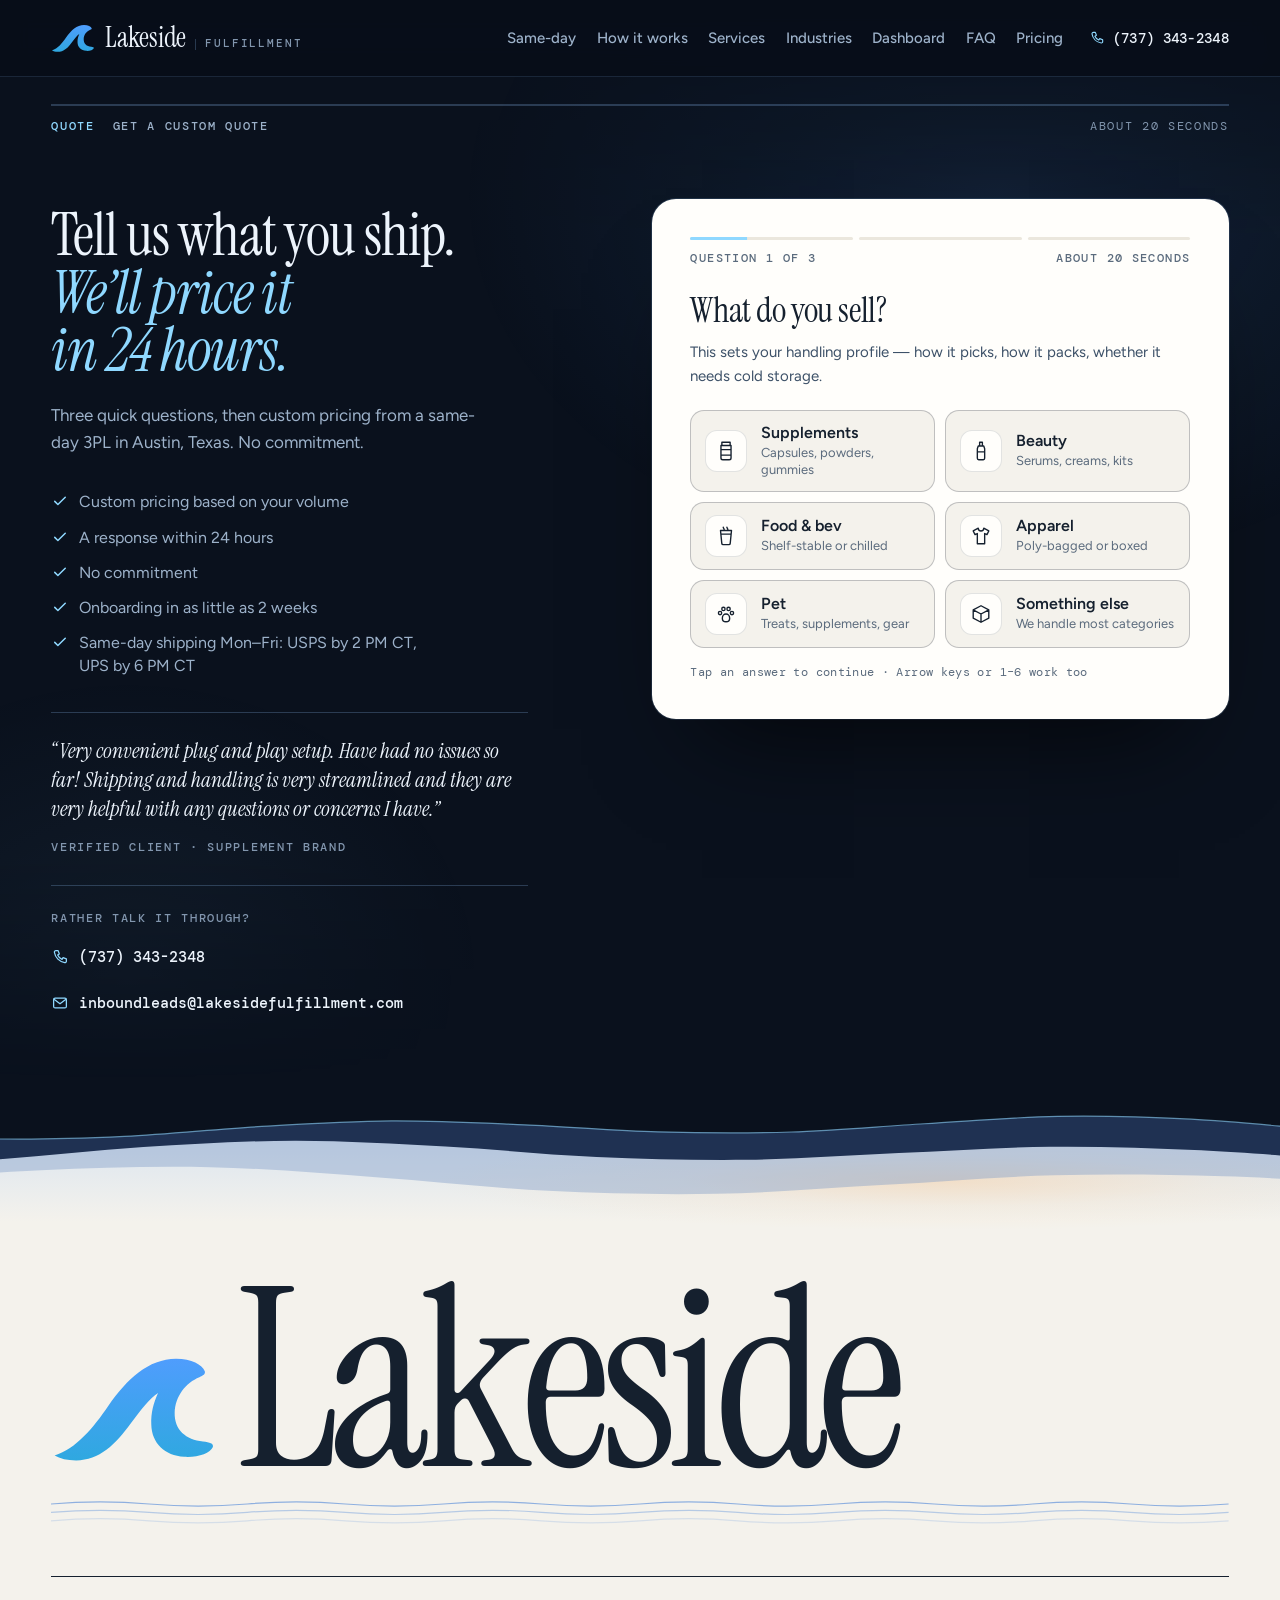
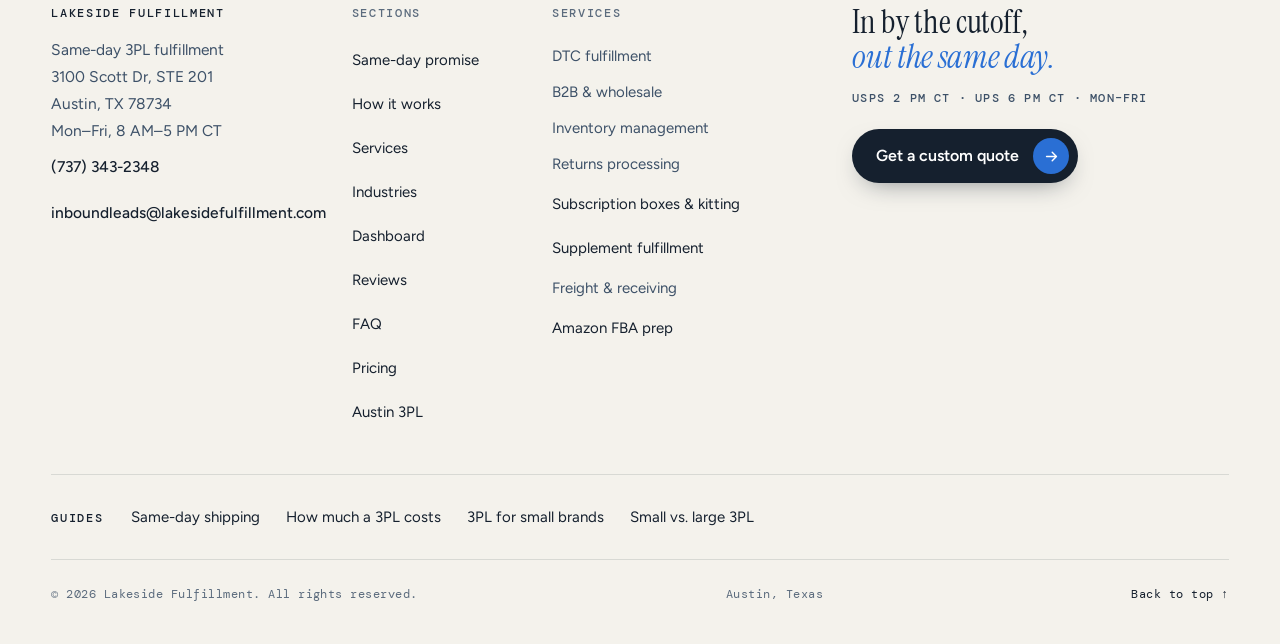
<file: quote/index.html>
<!DOCTYPE html>
<html lang="en" class="on-night">
<head>
<meta charset="utf-8">
<meta name="viewport" content="width=device-width, initial-scale=1, viewport-fit=cover">
<title>Get a 3PL Quote in 24 Hours | Lakeside Fulfillment</title>
<meta name="description" content="Three quick questions and Lakeside Fulfillment sends custom 3PL pricing within 24 hours. Same-day shipping from Austin, Texas, Monday to Friday. No commitment.">
<link rel="canonical" href="https://lakesidefulfillment.com/quote/">
<meta name="theme-color" content="#0a111d">
<link rel="icon" type="image/png" sizes="64x64" href="/assets/lakeside-wave-64.png">
<link rel="icon" type="image/png" sizes="192x192" href="/assets/lakeside-wave-192.png">
<link rel="apple-touch-icon" href="/assets/lakeside-wave-192.png">
<meta property="og:type" content="website">
<meta property="og:site_name" content="Lakeside Fulfillment">
<meta property="og:title" content="Get a 3PL Quote in 24 Hours | Lakeside Fulfillment">
<meta property="og:description" content="Three quick questions and Lakeside Fulfillment sends custom 3PL pricing within 24 hours. Same-day shipping from Austin, Texas, Monday to Friday. No commitment.">
<meta property="og:url" content="https://lakesidefulfillment.com/quote/">
<meta property="og:image" content="https://lakesidefulfillment.com/assets/og-card.png">
<meta property="og:image:width" content="1200">
<meta property="og:image:height" content="630">
<meta property="og:image:alt" content="Lakeside Fulfillment, same-day 3PL in Austin, Texas. USPS cutoff 2 PM CT, UPS cutoff 6 PM CT, Monday to Friday.">
<meta property="og:locale" content="en_US">
<meta name="twitter:card" content="summary_large_image">
<meta name="twitter:title" content="Get a 3PL Quote in 24 Hours | Lakeside Fulfillment">
<meta name="twitter:description" content="Three quick questions and Lakeside Fulfillment sends custom 3PL pricing within 24 hours. Same-day shipping from Austin, Texas, Monday to Friday. No commitment.">
<meta name="twitter:image" content="https://lakesidefulfillment.com/assets/og-card.png">
<meta name="twitter:image:alt" content="Lakeside Fulfillment, same-day 3PL in Austin, Texas. USPS cutoff 2 PM CT, UPS cutoff 6 PM CT, Monday to Friday.">
<!-- Structured data: WebPage + BreadcrumbList; #website and #business are defined on the homepage -->
<script type="application/ld+json">{"@context": "https://schema.org", "@graph": [{"@type": "WebPage", "@id": "https://lakesidefulfillment.com/quote/#webpage", "url": "https://lakesidefulfillment.com/quote/", "name": "Get a 3PL Quote in 24 Hours | Lakeside Fulfillment", "description": "Three quick questions and Lakeside Fulfillment sends custom 3PL pricing within 24 hours. Same-day shipping from Austin, Texas, Monday to Friday. No commitment.", "isPartOf": {"@id": "https://lakesidefulfillment.com/#website"}, "about": {"@id": "https://lakesidefulfillment.com/#business"}, "breadcrumb": {"@id": "https://lakesidefulfillment.com/quote/#breadcrumb"}, "inLanguage": "en-US"}, {"@type": "BreadcrumbList", "@id": "https://lakesidefulfillment.com/quote/#breadcrumb", "itemListElement": [{"@type": "ListItem", "position": 1, "name": "Home", "item": "https://lakesidefulfillment.com/"}, {"@type": "ListItem", "position": 2, "name": "Get a quote", "item": "https://lakesidefulfillment.com/quote/"}]}, {"@type": "WebSite", "@id": "https://lakesidefulfillment.com/#website", "url": "https://lakesidefulfillment.com/", "name": "Lakeside Fulfillment", "publisher": {"@id": "https://lakesidefulfillment.com/#business"}}, {"@type": "LocalBusiness", "@id": "https://lakesidefulfillment.com/#business", "name": "Lakeside Fulfillment", "url": "https://lakesidefulfillment.com/", "telephone": "+1-737-343-2348", "address": {"@type": "PostalAddress", "streetAddress": "3100 Scott Dr, STE 201", "addressLocality": "Austin", "addressRegion": "TX", "postalCode": "78734", "addressCountry": "US"}}]}</script>
<!-- Google tag (gtag.js): GA4 G-BYE6PHLJ33 (Nick, 11-12), on every page -->
<script async src="https://www.googletagmanager.com/gtag/js?id=G-BYE6PHLJ33"></script>
<script>
  window.dataLayer = window.dataLayer || [];
  function gtag(){dataLayer.push(arguments);}
  gtag('js', new Date());
  gtag('config', 'G-BYE6PHLJ33');
</script>
<link rel="preconnect" href="https://fonts.googleapis.com">
<link rel="preconnect" href="https://fonts.gstatic.com" crossorigin>
<link rel="stylesheet" href="https://fonts.googleapis.com/css2?family=DM+Mono:wght@400;500&family=Figtree:wght@400;500;600;700&family=Instrument+Serif:ital@0;1&display=swap">
<link rel="stylesheet" href="/assets/site.css">
</head>
<body class="subpage">
<a class="skip" href="#main">Skip to content</a>

<svg class="sprite" aria-hidden="true" focusable="false" width="0" height="0">
  <defs>
    <linearGradient id="wave-g" x1="0" y1="0" x2="0" y2="1"><stop offset="0" stop-color="#4f9dfd"/><stop offset="1" stop-color="#2fa8e0"/></linearGradient>
    <symbol id="wave" viewBox="72 134 370 242"><path fill="url(#wave-g)" d="M80 357C128 342 166 296 200 246C242 186 288 143 350 142C385 142 408 155 414 170C416 176 410 180 402 183C372 195 348 225 347 262C346 300 372 322 410 326C425 328 434 330 432 338C426 352 398 362 368 360C325 357 296 330 295 288C294 262 300 240 310 218C292 230 272 255 250 285C215 333 180 368 128 368C108 368 92 364 80 357Z"/></symbol>
    <symbol id="i-arrow" viewBox="0 0 24 24"><path d="M5 12h14M13 6l6 6-6 6"/></symbol>
    <symbol id="i-ext" viewBox="0 0 24 24"><path d="M7 17 17 7M9 7h8v8"/></symbol>
    <symbol id="i-phone" viewBox="0 0 24 24"><path d="M6.5 3.5h3l1.6 4.4-2.2 1.4a11 11 0 0 0 5.8 5.8l1.4-2.2 4.4 1.6v3a2 2 0 0 1-2.2 2A16.5 16.5 0 0 1 4.5 5.7a2 2 0 0 1 2-2.2z"/></symbol>
    <symbol id="i-mail" viewBox="0 0 24 24"><rect x="3.5" y="5.5" width="17" height="13" rx="2"/><path d="m4 7 8 6 8-6"/></symbol>
    <symbol id="i-check" viewBox="0 0 24 24"><path d="m5 12.5 4.2 4.2L19 7"/></symbol>
    <symbol id="i-plus" viewBox="0 0 24 24"><path d="M12 5v14M5 12h14"/></symbol>
    <symbol id="i-menu" viewBox="0 0 24 24"><path d="M4 9h16M4 15h16"/></symbol>
    <symbol id="i-close" viewBox="0 0 24 24"><path d="M6 6l12 12M18 6 6 18"/></symbol>
    <symbol id="i-receive" viewBox="0 0 32 32"><path d="M16 4v13M11 12l5 5 5-5M5 17v9h22v-9M5 21h6l1.5 2h7l1.5-2h6"/></symbol>
    <symbol id="i-store" viewBox="0 0 32 32"><path d="M5 4v24M27 4v24M5 11h22M5 19h22M5 27h22M8 7h6v4H8zM17 14h7v5h-7zM9 22h5v5H9z"/></symbol>
    <symbol id="i-pack" viewBox="0 0 32 32"><path d="M4 10 16 5l12 5-12 5zM4 10v12l12 6 12-6V10M16 15v13M10 7.5l12 5v4"/></symbol>
    <symbol id="i-truck" viewBox="0 0 32 32"><path d="M3 8h16v14H3zM19 12h5l4 5v5h-9M7 25.5a2.5 2.5 0 1 0 0-.01M22 25.5a2.5 2.5 0 1 0 0-.01"/></symbol>
    <symbol id="i-track" viewBox="0 0 32 32"><path d="M4 5v22h24M8 20l5-6 4 4 7-9"/><circle cx="24" cy="9" r="1.6"/></symbol>
    <symbol id="c-bottle" viewBox="0 0 24 24"><path d="M7.5 2.5h9v3.5h-9zM6.5 6h11v13.5a2 2 0 0 1-2 2h-7a2 2 0 0 1-2-2zM6.5 10.5h11v6h-11"/></symbol>
    <symbol id="c-beauty" viewBox="0 0 24 24"><path d="M10.5 2.5h3v4h-3zM9 6.5h6l1 3v10.5a1.5 1.5 0 0 1-1.5 1.5h-5A1.5 1.5 0 0 1 8 20V9.5zM8 13h8"/></symbol>
    <symbol id="c-food" viewBox="0 0 24 24"><path d="M6 6h12l-1.4 14a1.5 1.5 0 0 1-1.5 1.4H8.9a1.5 1.5 0 0 1-1.5-1.4zM6.4 10h11.2M9 2.5c0 1.2 1 1.3 1 2.5M13 2.5c0 1.2 1 1.3 1 2.5"/></symbol>
    <symbol id="c-apparel" viewBox="0 0 24 24"><path d="M9 3.5 3.5 6.5l2 4 2.5-1.2V20.5h8V9.3l2.5 1.2 2-4L15 3.5a3 3 0 0 1-6 0z"/></symbol>
    <symbol id="c-pet" viewBox="0 0 24 24"><path d="M8 16.5c0-2.4 1.8-4.5 4-4.5s4 2.1 4 4.5-1.8 4-4 4-4-1.6-4-4z"/><circle cx="5.5" cy="11" r="1.8"/><circle cx="9.2" cy="6.5" r="1.8"/><circle cx="14.8" cy="6.5" r="1.8"/><circle cx="18.5" cy="11" r="1.8"/></symbol>
    <symbol id="c-other" viewBox="0 0 24 24"><path d="m12 3 8.5 4.5v9L12 21l-8.5-4.5v-9zM3.5 7.5 12 12l8.5-4.5M12 12v9"/></symbol>
    <symbol id="i-snow" viewBox="0 0 24 24"><path d="M12 3v18M4.2 7.5l15.6 9M4.2 16.5l15.6-9M9.5 4.5 12 6l2.5-1.5M9.5 19.5 12 18l2.5 1.5"/></symbol>
  </defs>
</svg>

<header class="hdr" id="hdr">
  <div class="wrap hdr-in">
    <a class="brand" href="/" aria-label="Lakeside Fulfillment — home">
      <svg class="mark" width="44" height="29" aria-hidden="true"><use href="#wave"/></svg>
      <span class="wm"><span class="wm-1">Lakeside</span><span class="wm-2">Fulfillment</span></span>
    </a>
    <nav class="nav" aria-label="Primary">
      <ul>
        <li><a href="/#promise">Same-day</a></li>
        <li><a href="/#how">How it works</a></li>
        <li><a href="/#services">Services</a></li>
        <li><a href="/#industries">Industries</a></li>
        <li><a href="/#visibility">Dashboard</a></li>
        <li><a href="/#faq">FAQ</a></li>
        <li><a href="/pricing/">Pricing</a></li>
      </ul>
    </nav>
    <a class="hdr-tel" href="tel:+17373432348"><svg class="ic" aria-hidden="true"><use href="#i-phone"/></svg>(737) 343-2348</a>
    <a class="menu-btn" id="menu-btn" href="#site-map" aria-controls="sheet" aria-expanded="false"><span>Menu</span><svg class="ic" aria-hidden="true"><use href="#i-menu"/></svg></a>
  </div>
</header>

<div class="sheet" id="sheet" role="dialog" aria-modal="true" aria-label="Site menu" hidden>
  <div class="sheet-top">
    <a class="brand" href="/" data-close><svg class="mark" width="44" height="29" aria-hidden="true"><use href="#wave"/></svg><span class="wm"><span class="wm-1">Lakeside</span><span class="wm-2">Fulfillment</span></span></a>
    <button class="sheet-x" type="button" data-close aria-label="Close menu"><svg class="ic" aria-hidden="true"><use href="#i-close"/></svg></button>
  </div>
  <nav aria-label="Menu">
  <ol class="sheet-nav">
    <li style="--i:0"><a href="/#promise" data-close><span>01</span>Same-day promise</a></li>
    <li style="--i:1"><a href="/#how" data-close><span>02</span>How it works</a></li>
    <li style="--i:2"><a href="/#services" data-close><span>03</span>Services</a></li>
    <li style="--i:3"><a href="/#industries" data-close><span>04</span>Industries</a></li>
    <li style="--i:4"><a href="/#visibility" data-close><span>05</span>Dashboard</a></li>
    <li style="--i:5"><a href="/#reviews" data-close><span>06</span>Reviews</a></li>
    <li style="--i:6"><a href="/#faq" data-close><span>07</span>FAQ</a></li>
    <li style="--i:7"><a href="/pricing/" data-close><span>08</span>Pricing</a></li>
  </ol>
  </nav>
  <div class="sheet-foot">
    <a class="btn btn-ink btn-block" href="#quote" data-close>Get a custom quote<span class="chip" aria-hidden="true"><svg class="ic"><use href="#i-arrow"/></svg></span></a>
    <div class="sheet-contact">
      <a href="tel:+17373432348"><svg class="ic" aria-hidden="true"><use href="#i-phone"/></svg>(737) 343-2348</a>
      <a href="mailto:inboundleads@lakesidefulfillment.com"><svg class="ic" aria-hidden="true"><use href="#i-mail"/></svg><span>inboundleads@<wbr>lakesidefulfillment.com</span></a>
    </div>
    <p class="mono-s">Same-day 3PL · Austin, Texas</p>
  </div>
</div>

<main id="main">

<section class="night quote qpage" id="quote" aria-labelledby="quote-h">
  <div class="wrap">
    <div class="runhead"><span>Quote</span><span>Get a custom quote</span><span class="rh-r">About 20 seconds</span></div>
    <div class="q-grid">
      <div class="q-head">
        <h1 id="quote-h" class="display"><span class="ln"><span>Tell us what you ship.</span></span> <span class="ln"><span><em>We’ll price it</em></span></span> <span class="ln"><span><em>in 24 hours.</em></span></span></h1>
        <p class="qp-lede">Three quick questions, then custom pricing from a same-day 3PL in Austin, Texas. No commitment.</p>
      </div>
      <div class="q-card" id="q-card">
        <form class="qf" id="quote-form" name="quote-request" method="POST" action="/thank-you/" data-netlify="true" data-netlify-honeypot="bot-field">
          <input type="hidden" name="form-name" value="quote-request">
          <p class="hp" hidden><label>Leave this empty <input name="bot-field" tabindex="-1" autocomplete="off"></label></p>
          <input type="hidden" name="what-you-sell" id="qf-sell" value="">
          <input type="hidden" name="monthly-orders" id="qf-vol" value="">
          <input type="hidden" name="last-name" value="">
          <input type="hidden" name="company-name" value="">
          <input type="hidden" name="fulfillment-type" value="">

          <div class="qf-head">
            <div class="qf-rail" aria-hidden="true"><i></i><i></i><i></i></div>
            <div class="qf-meta"><span id="qf-stepno">Question 1 of 3</span><span id="qf-time">About 20 seconds</span></div>
          </div>
          <p class="sr" id="qf-live" aria-live="polite"></p>

          <fieldset class="qf-step on" id="qf-1" data-step="1">
            <legend class="qf-q" tabindex="-1">What do you sell?</legend>
            <noscript><p class="qf-ns">JavaScript is off, so the answer buttons won’t respond. Add your name and email below and we’ll ask about your products and volume when we reply, or call <a href="tel:+17373432348">(737) 343-2348</a>.</p></noscript>
            <p class="qf-sub">This sets your handling profile — how it picks, how it packs, whether it needs cold storage.</p>
            <div class="qf-choices two" role="group" aria-label="What do you sell?">
              <button type="button" class="qf-choice" aria-pressed="false" data-sell="Supplements &amp; vitamins"><span class="qf-ic"><svg aria-hidden="true"><use href="#c-bottle"/></svg></span><span class="qf-lbl">Supplements<small>Capsules, powders, gummies</small></span></button>
              <button type="button" class="qf-choice" aria-pressed="false" data-sell="Beauty &amp; skincare"><span class="qf-ic"><svg aria-hidden="true"><use href="#c-beauty"/></svg></span><span class="qf-lbl">Beauty<small>Serums, creams, kits</small></span></button>
              <button type="button" class="qf-choice" aria-pressed="false" data-sell="Food &amp; beverage"><span class="qf-ic"><svg aria-hidden="true"><use href="#c-food"/></svg></span><span class="qf-lbl">Food &amp; bev<small>Shelf-stable or chilled</small></span></button>
              <button type="button" class="qf-choice" aria-pressed="false" data-sell="Apparel &amp; accessories"><span class="qf-ic"><svg aria-hidden="true"><use href="#c-apparel"/></svg></span><span class="qf-lbl">Apparel<small>Poly-bagged or boxed</small></span></button>
              <button type="button" class="qf-choice" aria-pressed="false" data-sell="Pet products"><span class="qf-ic"><svg aria-hidden="true"><use href="#c-pet"/></svg></span><span class="qf-lbl">Pet<small>Treats, supplements, gear</small></span></button>
              <button type="button" class="qf-choice" aria-pressed="false" data-sell="Something else"><span class="qf-ic"><svg aria-hidden="true"><use href="#c-other"/></svg></span><span class="qf-lbl">Something else<small>We handle most categories</small></span></button>
            </div>
            <p class="qf-hint" id="qf-hint1">Tap an answer to continue<span class="kb"> · Arrow keys work too</span></p>
          </fieldset>

          <fieldset class="qf-step" id="qf-2" data-step="2">
            <legend class="qf-q" tabindex="-1">How many orders a month?</legend>
            <div class="qf-picked" id="qf-picked2" hidden><button type="button" class="qf-edit" data-go="1" aria-label="Change what you sell"><svg class="ic" aria-hidden="true"><use href="#i-check"/></svg><span data-show="sell"></span><em>Change</em></button></div>
            <p class="qf-sub">Your best estimate is fine. Volume is the single biggest driver of your rate.</p>
            <div class="qf-choices" role="group" aria-label="How many orders a month?">
              <button type="button" class="qf-choice" aria-pressed="false" data-vol="0 &#8211; 500"><span class="qf-ic vol" data-n="1"><i></i><i></i><i></i><i></i></span><span class="qf-lbl">Under 500<small>Starting out or seasonal</small></span></button>
              <button type="button" class="qf-choice" aria-pressed="false" data-vol="500 &#8211; 2,000"><span class="qf-ic vol" data-n="2"><i></i><i></i><i></i><i></i></span><span class="qf-lbl">500 – 2,000<small>Growing brand</small></span></button>
              <button type="button" class="qf-choice" aria-pressed="false" data-vol="2,000 &#8211; 10,000"><span class="qf-ic vol" data-n="3"><i></i><i></i><i></i><i></i></span><span class="qf-lbl">2,000 – 10,000<small>Established volume</small></span></button>
              <button type="button" class="qf-choice" aria-pressed="false" data-vol="10,000+"><span class="qf-ic vol" data-n="4"><i></i><i></i><i></i><i></i></span><span class="qf-lbl">10,000+<small>High volume — custom pricing</small></span></button>
            </div>
            <p class="qf-hint" id="qf-hint2" hidden></p>
            <button type="button" class="qf-back" data-go="1">← Back</button>
          </fieldset>

          <fieldset class="qf-step" id="qf-3" data-step="3">
            <legend class="qf-q" tabindex="-1">Where do we send it?</legend>
            <p class="qf-sub">Last one. We’ll put together your custom pricing and send it within 24 hours.</p>
            <div class="qf-picked" id="qf-picked3" hidden><button type="button" class="qf-edit" data-go="1" aria-label="Change what you sell"><svg class="ic" aria-hidden="true"><use href="#i-check"/></svg><span data-show="sell"></span><em>Edit</em></button><button type="button" class="qf-edit" data-go="2" aria-label="Change monthly orders"><svg class="ic" aria-hidden="true"><use href="#i-check"/></svg><span data-show="vol"></span><em>Edit</em></button></div>
            <div class="qf-fields">
              <div class="fld"><label for="qf-fn">First name</label><input type="text" id="qf-fn" name="first-name" autocomplete="given-name" placeholder="e.g. Jake" required></div>
              <div class="fld"><label for="qf-ph">Phone <span class="opt">optional</span></label><input type="tel" id="qf-ph" name="phone" autocomplete="tel" placeholder="e.g. (512) 555-0123"></div>
              <div class="fld full"><label for="qf-em">Business email</label><input type="email" id="qf-em" name="business-email" autocomplete="email" placeholder="you@yourbrand.com" required></div>
            </div>
            <div class="qf-err" id="qf-err" role="alert" hidden></div>
            <button type="submit" class="btn btn-ink btn-block" id="submit-btn"><span class="btn-t">Get my custom quote</span><span class="chip" aria-hidden="true"><svg class="ic"><use href="#i-arrow"/></svg></span></button>
            <div class="qf-foot"><button type="button" class="qf-back" data-go="2">← Back</button><p class="qf-note">No spam. No commitment.</p></div>
          </fieldset>
        </form>
      </div>
      <div class="q-aside">
        <ul class="ticks ticks-n">
          <li><svg class="ic" aria-hidden="true"><use href="#i-check"/></svg>Custom pricing based on your volume</li>
          <li><svg class="ic" aria-hidden="true"><use href="#i-check"/></svg>A response within 24&nbsp;hours</li>
          <li><svg class="ic" aria-hidden="true"><use href="#i-check"/></svg>No commitment</li>
          <li><svg class="ic" aria-hidden="true"><use href="#i-check"/></svg>Onboarding in as little as 2&nbsp;weeks</li>
          <li><svg class="ic" aria-hidden="true"><use href="#i-check"/></svg><span>Same-day shipping <span class="nowrap">Mon–Fri</span>: <span class="nowrap">USPS by <span data-cutoff="usps">2&nbsp;PM&nbsp;CT</span></span>, <span class="nowrap">UPS by <span data-cutoff="ups">6&nbsp;PM&nbsp;CT</span></span></span></li>
        </ul>
        <figure class="qp-rev">
          <blockquote><p>“Very convenient plug and play setup. Have had no issues so far! Shipping and handling is very streamlined and they are very helpful with any questions or concerns I have.”</p></blockquote>
          <figcaption>Verified client · Supplement brand</figcaption>
        </figure>
        <div class="q-contact">
          <p>Rather talk it through?</p>
          <a href="tel:+17373432348"><svg class="ic" aria-hidden="true"><use href="#i-phone"/></svg>(737) 343-2348</a>
          <a href="mailto:inboundleads@lakesidefulfillment.com"><svg class="ic" aria-hidden="true"><use href="#i-mail"/></svg>inboundleads@<wbr>lakesidefulfillment.com</a>
        </div>
      </div>
    </div>
  </div>
</section>

<!-- dawn: night into day -->
<div class="sky dawn" data-edge=".5" aria-hidden="true" data-play><div class="d-light"></div><div class="d-glow"></div><svg class="d-waves" viewBox="0 0 1440 120" preserveAspectRatio="none" aria-hidden="true" focusable="false"><g class="w3"><path class="w-drift" d="M-160 88.9C-128.3 86.9 -33.3 79.5 30 76.9C93.3 74.4 156.7 72.5 220 73.8C283.3 75 346.7 80.3 410 84.4C473.3 88.5 536.7 95.5 600 98.4C663.3 101.2 726.7 102.6 790 101.5C853.3 100.5 916.7 95.3 980 92.1C1043.3 88.9 1106.7 83.7 1170 82.2C1233.3 80.7 1296.7 81.5 1360 83.2C1423.3 84.9 1518.3 90.9 1550 92.4L1550 -20H-160Z"/></g><g class="w2"><path class="w-drift" d="M-160 77C-131.7 75.9 -46.7 73.8 10 70.5C66.7 67.2 123.3 60.5 180 57.2C236.7 53.9 293.3 50.7 350 50.6C406.7 50.5 463.3 53.9 520 56.7C576.7 59.6 633.3 65.2 690 67.5C746.7 69.8 803.3 71.1 860 70.5C916.7 69.8 973.3 65.8 1030 63.5C1086.7 61.2 1143.3 57.4 1200 56.9C1256.7 56.4 1313.3 58.1 1370 60.6C1426.7 63.1 1511.7 69.9 1540 71.8L1540 -20H-160Z"/></g><g class="w1"><path d="M-160 43.1C-135 44.6 -60 50.9 -10 51.9C40 53 90 51.5 140 49.4C190 47.3 240 42 290 39.3C340 36.6 390 33.7 440 33.3C490 33 540 35.4 590 37.3C640 39.1 690 43.4 740 44.6C790 45.9 840 46.2 890 44.8C940 43.4 990 38.9 1040 36.2C1090 33.5 1140 29.3 1190 28.5C1240 27.7 1290 29 1340 31.4C1390 33.8 1465 41 1490 43L1490 -20H-160Z"/><path class="w-foam" d="M-160 43.1C-135 44.6 -60 50.9 -10 51.9C40 53 90 51.5 140 49.4C190 47.3 240 42 290 39.3C340 36.6 390 33.7 440 33.3C490 33 540 35.4 590 37.3C640 39.1 690 43.4 740 44.6C790 45.9 840 46.2 890 44.8C940 43.4 990 38.9 1040 36.2C1090 33.5 1140 29.3 1190 28.5C1240 27.7 1290 29 1340 31.4C1390 33.8 1465 41 1490 43"/></g></svg></div>

</main>

<footer class="foot" id="site-map">
  <div class="wrap">
    <div class="foot-mark" aria-hidden="true" data-fx="clip"><svg class="mark" width="160" height="105"><use href="#wave"/></svg><span><i style="--k:0">L</i><i style="--k:1">a</i><i style="--k:2">k</i><i style="--k:3">e</i><i style="--k:4">s</i><i style="--k:5">i</i><i style="--k:6">d</i><i style="--k:7">e</i></span></div>
    <svg data-play class="foot-lake" viewBox="0 0 1200 40" preserveAspectRatio="none" aria-hidden="true"><path d="M0 10Q50 4 100 10T200 10T300 10T400 10T500 10T600 10T700 10T800 10T900 10T1000 10T1100 10T1200 10"/><path d="M0 22Q50 16 100 22T200 22T300 22T400 22T500 22T600 22T700 22T800 22T900 22T1000 22T1100 22T1200 22"/><path d="M0 34Q50 28 100 34T200 34T300 34T400 34T500 34T600 34T700 34T800 34T900 34T1000 34T1100 34T1200 34"/></svg>
    <div class="foot-grid">
      <div class="f-nap">
        <h2 class="f-h">Lakeside Fulfillment</h2>
        <address>
          <span>Same-day 3PL fulfillment</span>
          <span>3100 Scott Dr, STE 201</span>
          <span>Austin, TX 78734</span>
          <span>Mon&ndash;Fri, 8&nbsp;AM&ndash;5&nbsp;PM&nbsp;CT</span>
          <a href="tel:+17373432348">(737) 343-2348</a>
          <a href="mailto:inboundleads@lakesidefulfillment.com">inboundleads@<wbr>lakesidefulfillment.com</a>
        </address>
      </div>
      <nav class="f-col" aria-label="Sections">
        <h2 class="f-h">Sections</h2>
        <ul><li><a href="/#promise">Same-day promise</a></li><li><a href="/#how">How it works</a></li><li><a href="/#services">Services</a></li><li><a href="/#industries">Industries</a></li><li><a href="/#visibility">Dashboard</a></li><li><a href="/#reviews">Reviews</a></li><li><a href="/#faq">FAQ</a></li><li><a href="/pricing/">Pricing</a></li><li><a href="/austin-3pl/">Austin 3PL</a></li></ul>
      </nav>
      <div class="f-col">
        <h2 class="f-h">Services</h2>
        <ul><li>DTC fulfillment</li><li>B2B &amp; wholesale</li><li>Inventory management</li><li>Returns processing</li><li><a href="/kitting-assembly/">Subscription boxes &amp; kitting</a></li><li><a href="/supplement-fulfillment/">Supplement fulfillment</a></li><li>Freight &amp; receiving</li><li><a href="/kitting-assembly/">Amazon FBA prep</a></li></ul>
      </div>
      <div class="f-cta">
        <p class="f-big">In by the cutoff, <em>out the same&nbsp;day.</em></p>
        <p class="f-cuts"><span class="nowrap">USPS <span data-cutoff="usps">2&nbsp;PM&nbsp;CT</span></span> · <span class="nowrap">UPS <span data-cutoff="ups">6&nbsp;PM&nbsp;CT</span></span> · <span class="nowrap">Mon–Fri</span></p>
        <a class="btn btn-ink" href="#quote">Get a custom quote<span class="chip" aria-hidden="true"><svg class="ic"><use href="#i-arrow"/></svg></span></a>
      </div>
    </div>
    <nav class="f-guides" aria-label="Guides">
      <h2 class="f-h">Guides</h2>
      <ul><li><a href="/same-day-shipping/">Same-day shipping</a></li><li><a href="/3pl-cost/">How much a 3PL costs</a></li><li><a href="/small-business-3pl/">3PL for small brands</a></li><li><a href="/small-vs-large-3pl/">Small vs. large 3PL</a></li></ul>
    </nav>
    <div class="foot-bot">
      <p>© 2026 Lakeside Fulfillment. All rights reserved.</p>
      <p>Austin, Texas</p>
      <a href="#main">Back to top ↑</a>
    </div>
  </div>
</footer>

<script src="/assets/page.js"></script>
<script src="/assets/quote-form.js"></script>
</body>
</html>
</file>
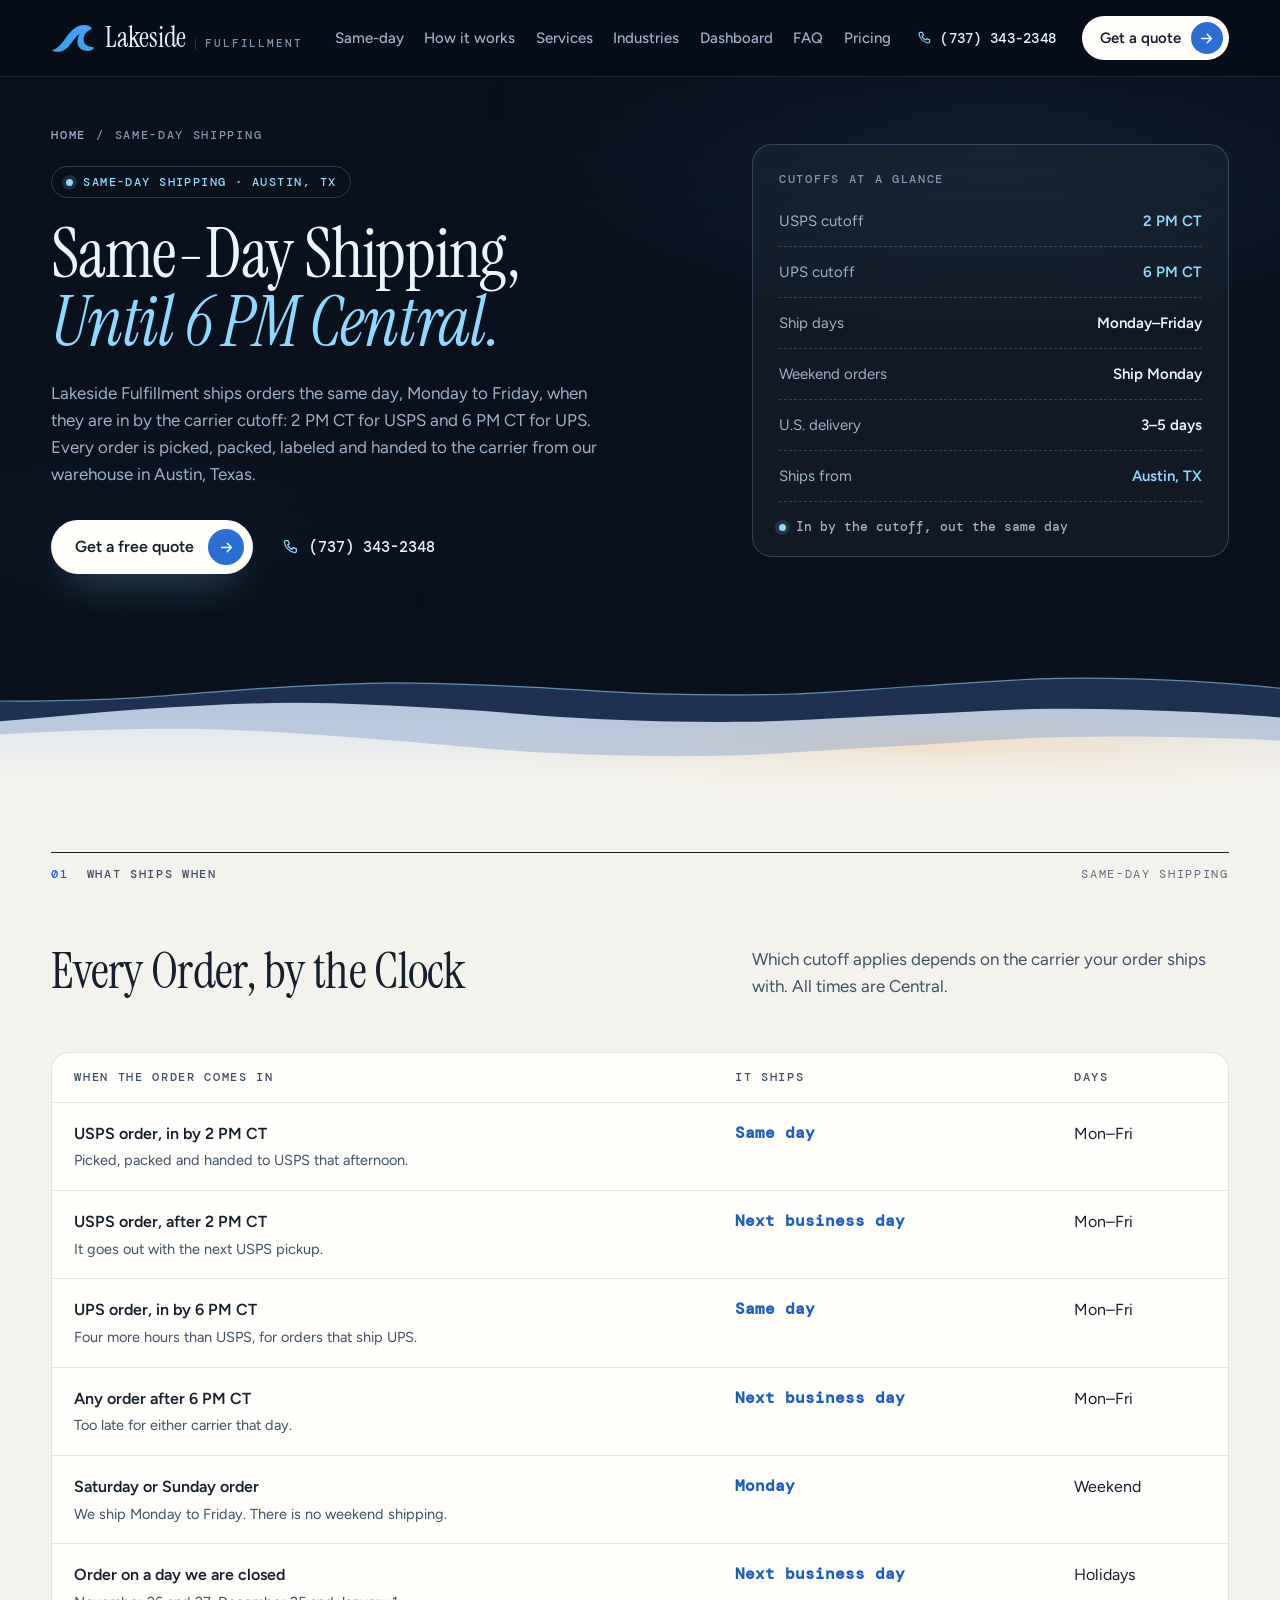
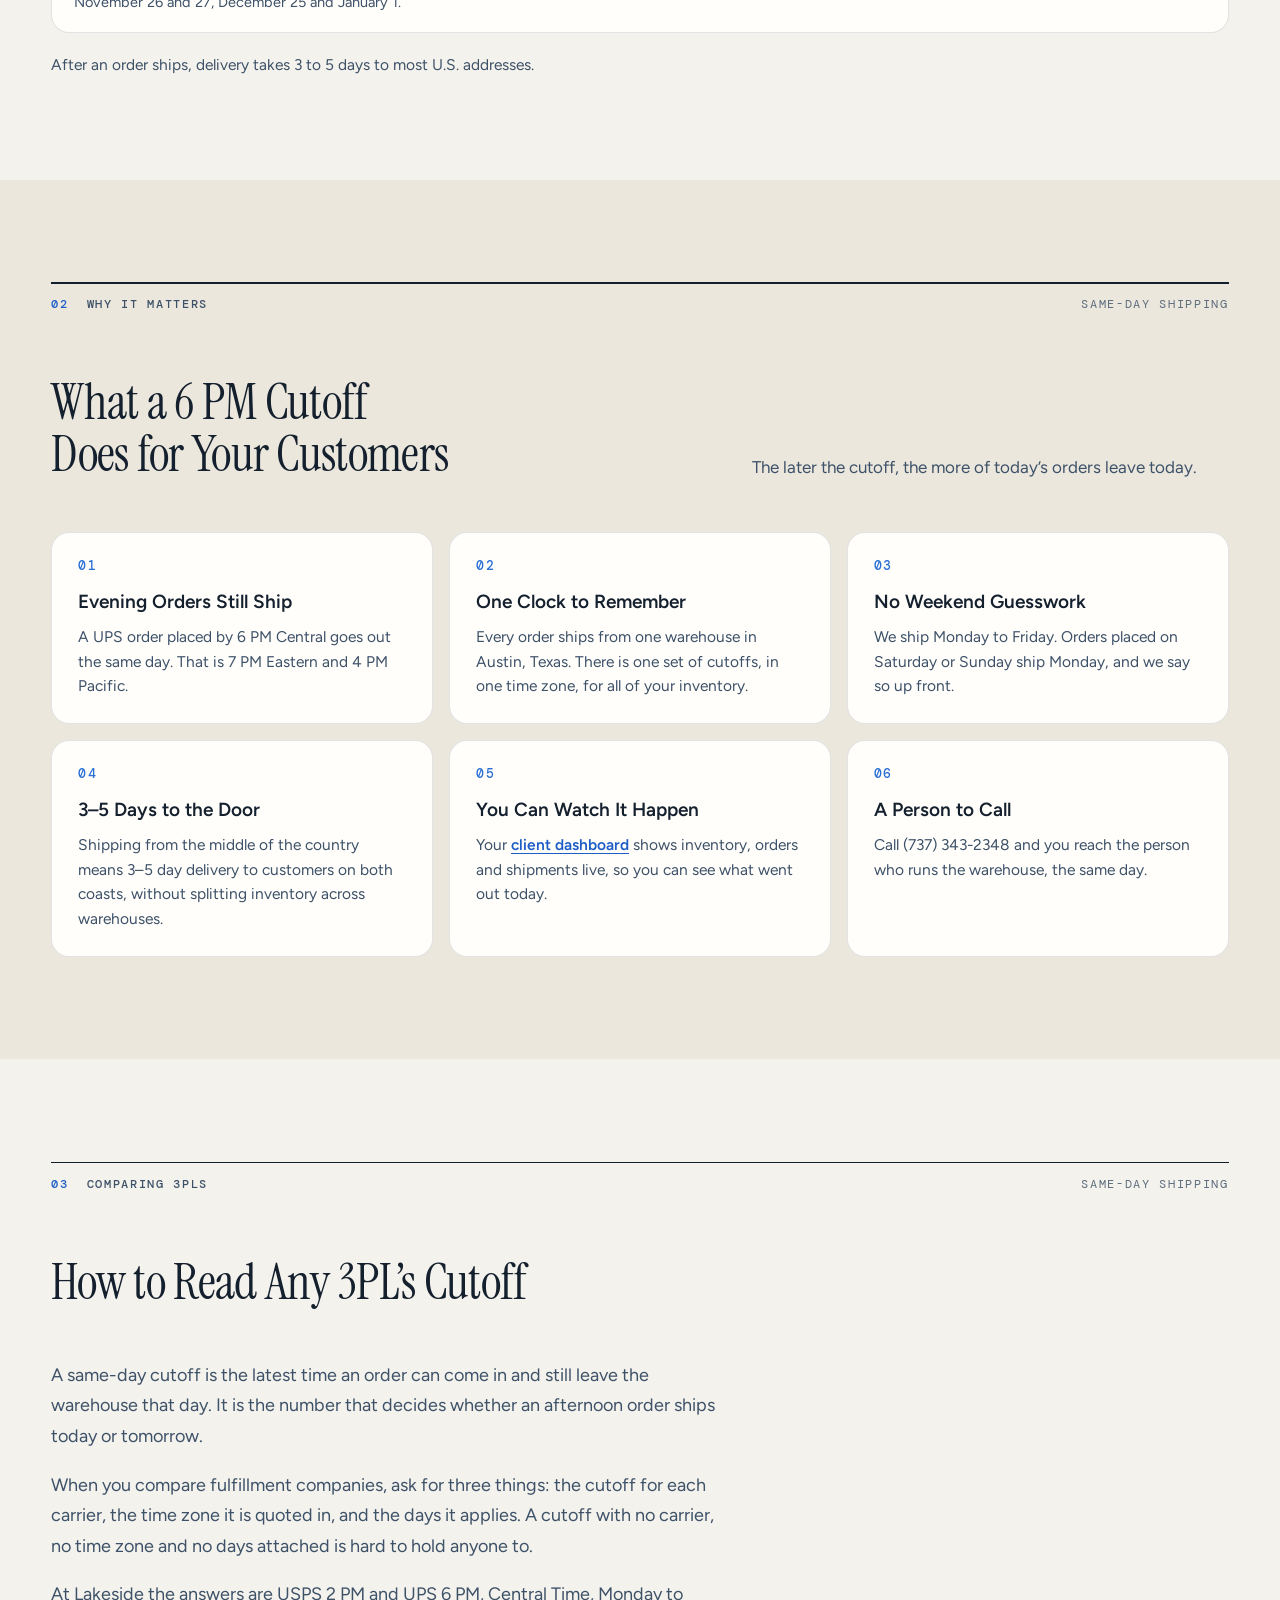
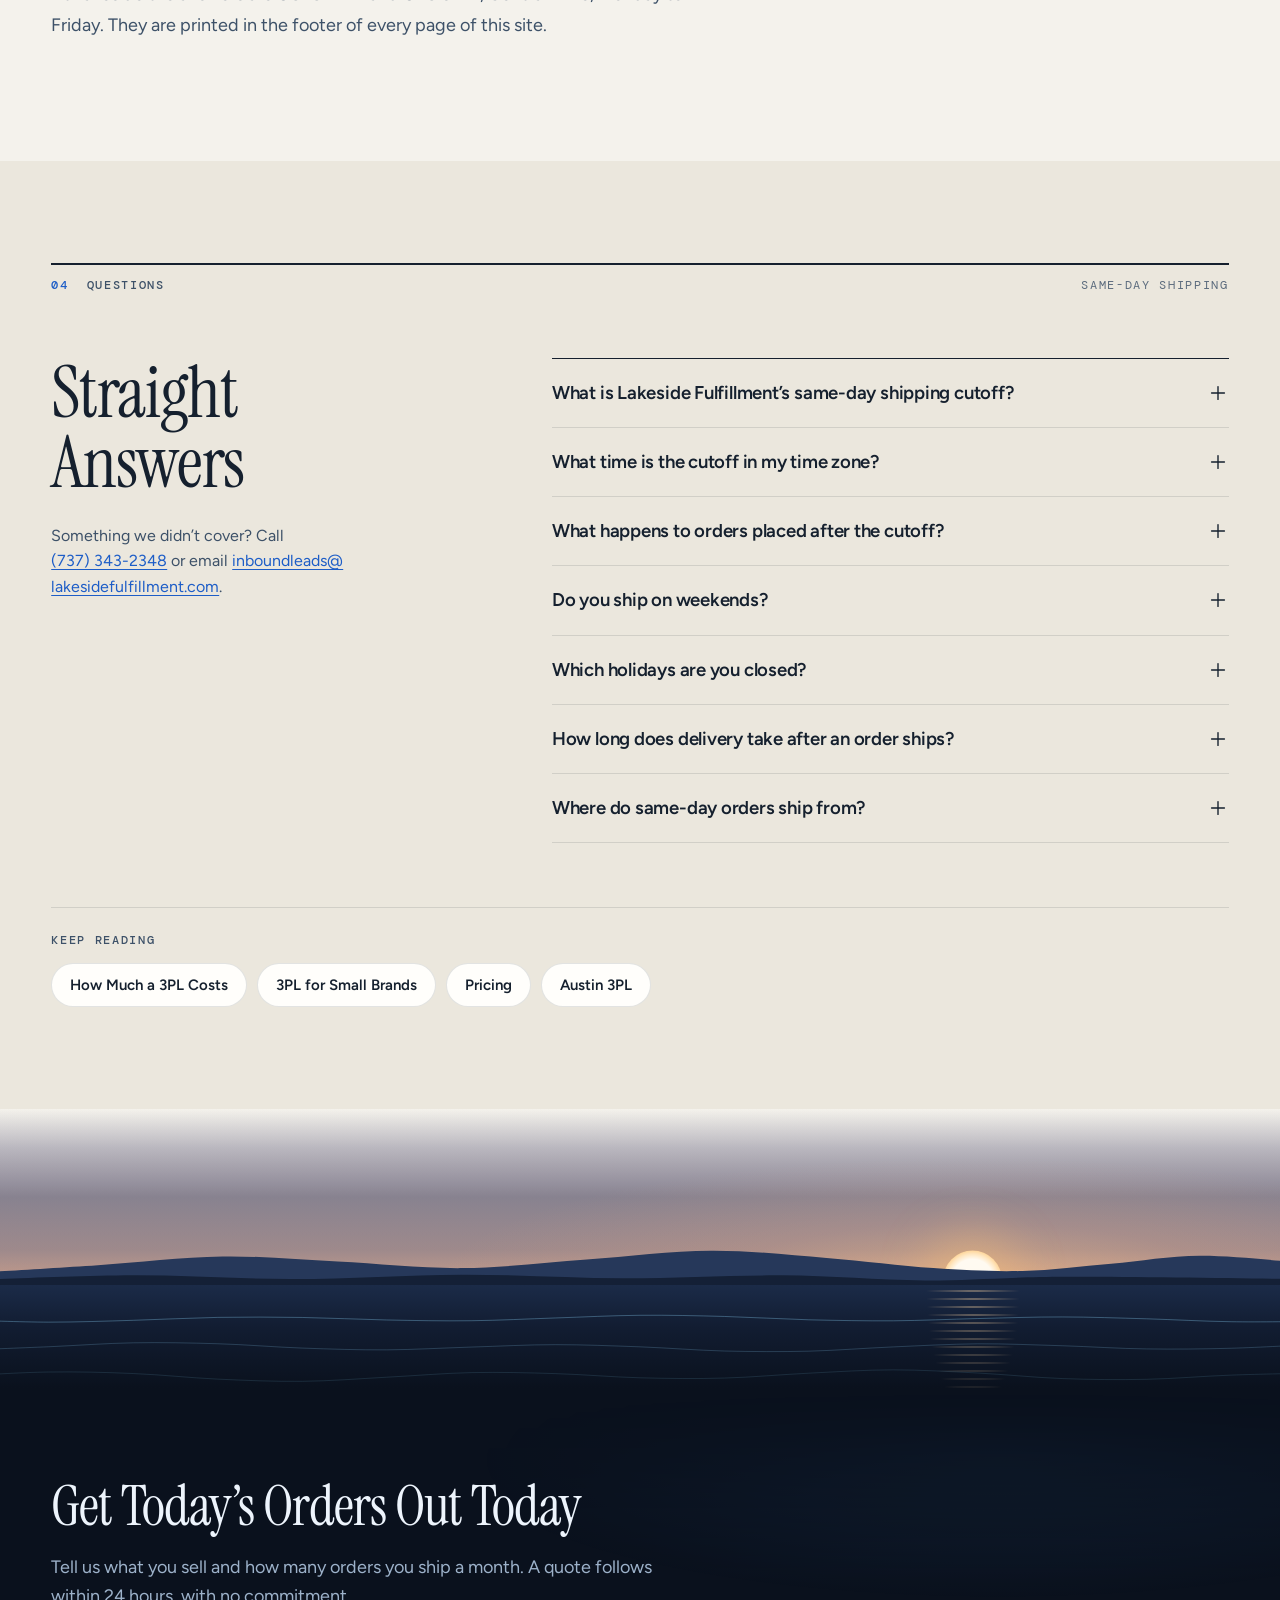
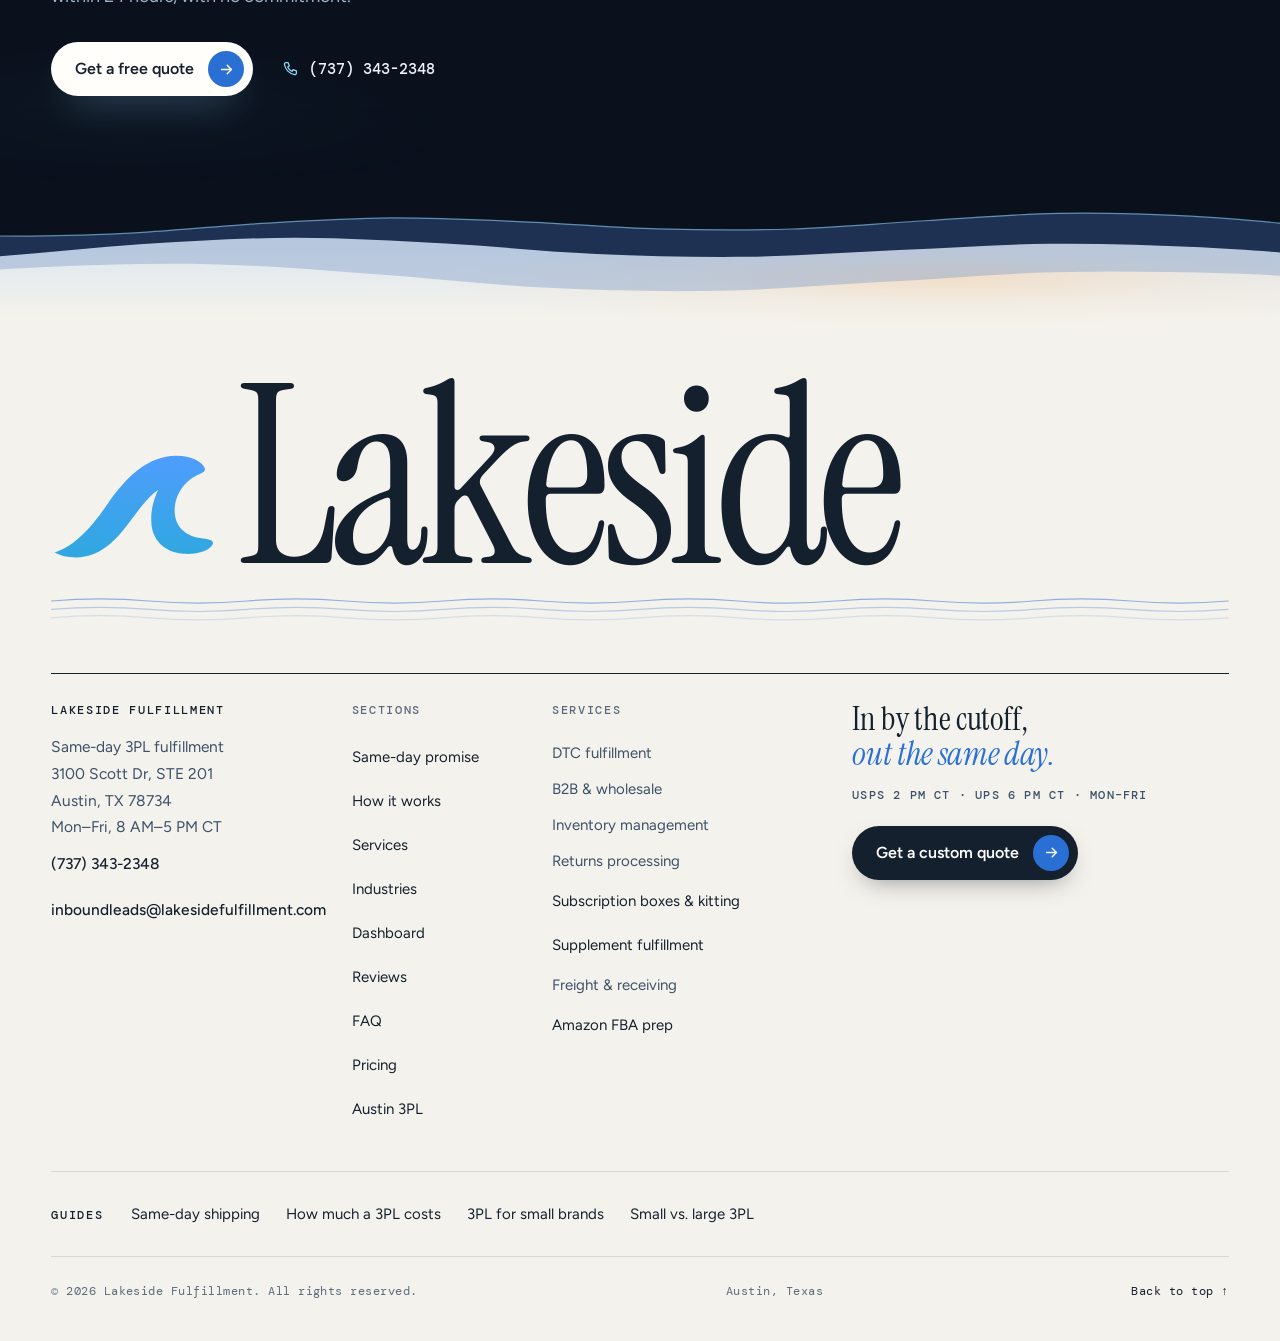
<file: same-day-shipping/index.html>
<!DOCTYPE html>
<html lang="en" class="on-night">
<head>
<meta charset="utf-8">
<meta name="viewport" content="width=device-width, initial-scale=1, viewport-fit=cover">
<title>Same-Day Shipping 3PL: 6 PM CT Cutoff | Lakeside</title>
<meta name="description" content="Orders in by 2 PM CT (USPS) or 6 PM CT (UPS) ship the same day, Monday to Friday, from our Austin, Texas warehouse. See exactly what ships when.">
<link rel="canonical" href="https://lakesidefulfillment.com/same-day-shipping/">
<meta name="theme-color" content="#0a111d">
<link rel="icon" type="image/png" sizes="64x64" href="/assets/lakeside-wave-64.png">
<link rel="icon" type="image/png" sizes="192x192" href="/assets/lakeside-wave-192.png">
<link rel="apple-touch-icon" href="/assets/lakeside-wave-192.png">
<meta property="og:type" content="website">
<meta property="og:site_name" content="Lakeside Fulfillment">
<meta property="og:title" content="Same-Day Shipping 3PL: 6 PM CT Cutoff | Lakeside">
<meta property="og:description" content="Orders in by 2 PM CT (USPS) or 6 PM CT (UPS) ship the same day, Monday to Friday, from our Austin, Texas warehouse. See exactly what ships when.">
<meta property="og:url" content="https://lakesidefulfillment.com/same-day-shipping/">
<meta property="og:image" content="https://lakesidefulfillment.com/assets/og-card.png">
<meta property="og:image:width" content="1200">
<meta property="og:image:height" content="630">
<meta property="og:image:alt" content="Lakeside Fulfillment, same-day 3PL in Austin, Texas. USPS cutoff 2 PM CT, UPS cutoff 6 PM CT, Monday to Friday.">
<meta property="og:locale" content="en_US">
<meta name="twitter:card" content="summary_large_image">
<meta name="twitter:title" content="Same-Day Shipping 3PL: 6 PM CT Cutoff | Lakeside">
<meta name="twitter:description" content="Orders in by 2 PM CT (USPS) or 6 PM CT (UPS) ship the same day, Monday to Friday, from our Austin, Texas warehouse. See exactly what ships when.">
<meta name="twitter:image" content="https://lakesidefulfillment.com/assets/og-card.png">
<meta name="twitter:image:alt" content="Lakeside Fulfillment, same-day 3PL in Austin, Texas. USPS cutoff 2 PM CT, UPS cutoff 6 PM CT, Monday to Friday.">
<!-- Structured data: #business is the same entity as the homepage's; FAQPage text mirrors the visible FAQ word for word, so edit both together -->
<script type="application/ld+json">{"@context": "https://schema.org", "@graph": [{"@type": "LocalBusiness", "@id": "https://lakesidefulfillment.com/#business", "name": "Lakeside Fulfillment", "url": "https://lakesidefulfillment.com/", "telephone": "+1-737-343-2348", "address": {"@type": "PostalAddress", "streetAddress": "3100 Scott Dr, STE 201", "addressLocality": "Austin", "addressRegion": "TX", "postalCode": "78734", "addressCountry": "US"}}, {"@type": "Service", "@id": "https://lakesidefulfillment.com/same-day-shipping/#service", "name": "Same-day order fulfillment", "serviceType": "Same-day e-commerce order fulfillment", "description": "Orders in by 2 PM CT (USPS) or 6 PM CT (UPS) ship the same day, Monday to Friday, from our Austin, Texas warehouse. See exactly what ships when.", "url": "https://lakesidefulfillment.com/same-day-shipping/", "areaServed": {"@type": "Country", "name": "United States"}, "provider": {"@id": "https://lakesidefulfillment.com/#business"}}, {"@type": "FAQPage", "@id": "https://lakesidefulfillment.com/same-day-shipping/#faq", "mainEntity": [{"@type": "Question", "name": "What is Lakeside Fulfillment’s same-day shipping cutoff?", "acceptedAnswer": {"@type": "Answer", "text": "Monday to Friday, USPS orders in by 2 PM CT and UPS orders in by 6 PM CT ship the same day. Which cutoff applies depends on the carrier your order ships with."}}, {"@type": "Question", "name": "What time is the cutoff in my time zone?", "acceptedAnswer": {"@type": "Answer", "text": "The UPS cutoff of 6 PM Central is 7 PM Eastern, 5 PM Mountain and 4 PM Pacific. The USPS cutoff of 2 PM Central is 3 PM Eastern, 1 PM Mountain and 12 PM Pacific."}}, {"@type": "Question", "name": "What happens to orders placed after the cutoff?", "acceptedAnswer": {"@type": "Answer", "text": "It depends on the carrier. On weekdays, USPS orders placed after 2 PM CT ship the next business day, while UPS orders placed before 6 PM CT still ship the same day. Any order placed after 6 PM CT, and any weekend order, ships the next business day."}}, {"@type": "Question", "name": "Do you ship on weekends?", "acceptedAnswer": {"@type": "Answer", "text": "No. We ship Monday to Friday. Orders placed on Saturday or Sunday ship the next business day."}}, {"@type": "Question", "name": "Which holidays are you closed?", "acceptedAnswer": {"@type": "Answer", "text": "We are closed on Thanksgiving Day (November 26, 2026), the day after (November 27), Christmas Day (December 25) and New Year’s Day (January 1, 2027). Orders placed on those days ship the next business day."}}, {"@type": "Question", "name": "How long does delivery take after an order ships?", "acceptedAnswer": {"@type": "Answer", "text": "Most U.S. addresses receive orders in 3 to 5 days. We ship from our warehouse in Austin, Texas, a central U.S. location."}}, {"@type": "Question", "name": "Where do same-day orders ship from?", "acceptedAnswer": {"@type": "Answer", "text": "From our fulfillment center at 3100 Scott Dr, STE 201, Austin, TX 78734. Same-day orders are picked, packed, labeled and handed to the carrier there."}}]}, {"@type": "BreadcrumbList", "@id": "https://lakesidefulfillment.com/same-day-shipping/#breadcrumb", "itemListElement": [{"@type": "ListItem", "position": 1, "name": "Home", "item": "https://lakesidefulfillment.com/"}, {"@type": "ListItem", "position": 2, "name": "Same-Day Shipping", "item": "https://lakesidefulfillment.com/same-day-shipping/"}]}]}</script>
<!-- Google tag (gtag.js): GA4 G-BYE6PHLJ33 (Nick, 11-12), on every page -->
<script async src="https://www.googletagmanager.com/gtag/js?id=G-BYE6PHLJ33"></script>
<script>
  window.dataLayer = window.dataLayer || [];
  function gtag(){dataLayer.push(arguments);}
  gtag('js', new Date());
  gtag('config', 'G-BYE6PHLJ33');
</script>
<link rel="preconnect" href="https://fonts.googleapis.com">
<link rel="preconnect" href="https://fonts.gstatic.com" crossorigin>
<link rel="stylesheet" href="https://fonts.googleapis.com/css2?family=DM+Mono:wght@400;500&family=Figtree:wght@400;500;600;700&family=Instrument+Serif:ital@0;1&display=swap">
<link rel="stylesheet" href="/assets/site.css">
</head>
<body class="subpage lp">
<a class="skip" href="#main">Skip to content</a>

<svg class="sprite" aria-hidden="true" focusable="false" width="0" height="0">
  <defs>
    <linearGradient id="wave-g" x1="0" y1="0" x2="0" y2="1"><stop offset="0" stop-color="#4f9dfd"/><stop offset="1" stop-color="#2fa8e0"/></linearGradient>
    <symbol id="wave" viewBox="72 134 370 242"><path fill="url(#wave-g)" d="M80 357C128 342 166 296 200 246C242 186 288 143 350 142C385 142 408 155 414 170C416 176 410 180 402 183C372 195 348 225 347 262C346 300 372 322 410 326C425 328 434 330 432 338C426 352 398 362 368 360C325 357 296 330 295 288C294 262 300 240 310 218C292 230 272 255 250 285C215 333 180 368 128 368C108 368 92 364 80 357Z"/></symbol>
    <symbol id="i-arrow" viewBox="0 0 24 24"><path d="M5 12h14M13 6l6 6-6 6"/></symbol>
    <symbol id="i-ext" viewBox="0 0 24 24"><path d="M7 17 17 7M9 7h8v8"/></symbol>
    <symbol id="i-phone" viewBox="0 0 24 24"><path d="M6.5 3.5h3l1.6 4.4-2.2 1.4a11 11 0 0 0 5.8 5.8l1.4-2.2 4.4 1.6v3a2 2 0 0 1-2.2 2A16.5 16.5 0 0 1 4.5 5.7a2 2 0 0 1 2-2.2z"/></symbol>
    <symbol id="i-mail" viewBox="0 0 24 24"><rect x="3.5" y="5.5" width="17" height="13" rx="2"/><path d="m4 7 8 6 8-6"/></symbol>
    <symbol id="i-check" viewBox="0 0 24 24"><path d="m5 12.5 4.2 4.2L19 7"/></symbol>
    <symbol id="i-plus" viewBox="0 0 24 24"><path d="M12 5v14M5 12h14"/></symbol>
    <symbol id="i-menu" viewBox="0 0 24 24"><path d="M4 9h16M4 15h16"/></symbol>
    <symbol id="i-close" viewBox="0 0 24 24"><path d="M6 6l12 12M18 6 6 18"/></symbol>
    <symbol id="i-receive" viewBox="0 0 32 32"><path d="M16 4v13M11 12l5 5 5-5M5 17v9h22v-9M5 21h6l1.5 2h7l1.5-2h6"/></symbol>
    <symbol id="i-store" viewBox="0 0 32 32"><path d="M5 4v24M27 4v24M5 11h22M5 19h22M5 27h22M8 7h6v4H8zM17 14h7v5h-7zM9 22h5v5H9z"/></symbol>
    <symbol id="i-pack" viewBox="0 0 32 32"><path d="M4 10 16 5l12 5-12 5zM4 10v12l12 6 12-6V10M16 15v13M10 7.5l12 5v4"/></symbol>
    <symbol id="i-truck" viewBox="0 0 32 32"><path d="M3 8h16v14H3zM19 12h5l4 5v5h-9M7 25.5a2.5 2.5 0 1 0 0-.01M22 25.5a2.5 2.5 0 1 0 0-.01"/></symbol>
    <symbol id="i-track" viewBox="0 0 32 32"><path d="M4 5v22h24M8 20l5-6 4 4 7-9"/><circle cx="24" cy="9" r="1.6"/></symbol>
    <symbol id="c-bottle" viewBox="0 0 24 24"><path d="M7.5 2.5h9v3.5h-9zM6.5 6h11v13.5a2 2 0 0 1-2 2h-7a2 2 0 0 1-2-2zM6.5 10.5h11v6h-11"/></symbol>
    <symbol id="c-beauty" viewBox="0 0 24 24"><path d="M10.5 2.5h3v4h-3zM9 6.5h6l1 3v10.5a1.5 1.5 0 0 1-1.5 1.5h-5A1.5 1.5 0 0 1 8 20V9.5zM8 13h8"/></symbol>
    <symbol id="c-food" viewBox="0 0 24 24"><path d="M6 6h12l-1.4 14a1.5 1.5 0 0 1-1.5 1.4H8.9a1.5 1.5 0 0 1-1.5-1.4zM6.4 10h11.2M9 2.5c0 1.2 1 1.3 1 2.5M13 2.5c0 1.2 1 1.3 1 2.5"/></symbol>
    <symbol id="c-apparel" viewBox="0 0 24 24"><path d="M9 3.5 3.5 6.5l2 4 2.5-1.2V20.5h8V9.3l2.5 1.2 2-4L15 3.5a3 3 0 0 1-6 0z"/></symbol>
    <symbol id="c-pet" viewBox="0 0 24 24"><path d="M8 16.5c0-2.4 1.8-4.5 4-4.5s4 2.1 4 4.5-1.8 4-4 4-4-1.6-4-4z"/><circle cx="5.5" cy="11" r="1.8"/><circle cx="9.2" cy="6.5" r="1.8"/><circle cx="14.8" cy="6.5" r="1.8"/><circle cx="18.5" cy="11" r="1.8"/></symbol>
    <symbol id="c-other" viewBox="0 0 24 24"><path d="m12 3 8.5 4.5v9L12 21l-8.5-4.5v-9zM3.5 7.5 12 12l8.5-4.5M12 12v9"/></symbol>
    <symbol id="i-snow" viewBox="0 0 24 24"><path d="M12 3v18M4.2 7.5l15.6 9M4.2 16.5l15.6-9M9.5 4.5 12 6l2.5-1.5M9.5 19.5 12 18l2.5 1.5"/></symbol>
  </defs>
</svg>

<header class="hdr" id="hdr">
  <div class="wrap hdr-in">
    <a class="brand" href="/" aria-label="Lakeside Fulfillment — home">
      <svg class="mark" width="44" height="29" aria-hidden="true"><use href="#wave"/></svg>
      <span class="wm"><span class="wm-1">Lakeside</span><span class="wm-2">Fulfillment</span></span>
    </a>
    <nav class="nav" aria-label="Primary">
      <ul>
        <li><a href="/#promise">Same-day</a></li>
        <li><a href="/#how">How it works</a></li>
        <li><a href="/#services">Services</a></li>
        <li><a href="/#industries">Industries</a></li>
        <li><a href="/#visibility">Dashboard</a></li>
        <li><a href="/#faq">FAQ</a></li>
        <li><a href="/pricing/">Pricing</a></li>
      </ul>
    </nav>
    <a class="hdr-tel" href="tel:+17373432348"><svg class="ic" aria-hidden="true"><use href="#i-phone"/></svg>(737) 343-2348</a>
    <a class="btn btn-ink btn-sm hdr-cta" href="/quote/?from=same-day-shipping">Get a quote<span class="chip" aria-hidden="true"><svg class="ic"><use href="#i-arrow"/></svg></span></a>
    <a class="menu-btn" id="menu-btn" href="#site-map" aria-controls="sheet" aria-expanded="false"><span>Menu</span><svg class="ic" aria-hidden="true"><use href="#i-menu"/></svg></a>
  </div>
</header>

<div class="sheet" id="sheet" role="dialog" aria-modal="true" aria-label="Site menu" hidden>
  <div class="sheet-top">
    <a class="brand" href="/" data-close><svg class="mark" width="44" height="29" aria-hidden="true"><use href="#wave"/></svg><span class="wm"><span class="wm-1">Lakeside</span><span class="wm-2">Fulfillment</span></span></a>
    <button class="sheet-x" type="button" data-close aria-label="Close menu"><svg class="ic" aria-hidden="true"><use href="#i-close"/></svg></button>
  </div>
  <nav aria-label="Menu">
  <ol class="sheet-nav">
    <li style="--i:0"><a href="/#promise" data-close><span>01</span>Same-day promise</a></li>
    <li style="--i:1"><a href="/#how" data-close><span>02</span>How it works</a></li>
    <li style="--i:2"><a href="/#services" data-close><span>03</span>Services</a></li>
    <li style="--i:3"><a href="/#industries" data-close><span>04</span>Industries</a></li>
    <li style="--i:4"><a href="/#visibility" data-close><span>05</span>Dashboard</a></li>
    <li style="--i:5"><a href="/#reviews" data-close><span>06</span>Reviews</a></li>
    <li style="--i:6"><a href="/#faq" data-close><span>07</span>FAQ</a></li>
    <li style="--i:7"><a href="/pricing/" data-close><span>08</span>Pricing</a></li>
  </ol>
  </nav>
  <div class="sheet-foot">
    <a class="btn btn-ink btn-block" href="/quote/?from=same-day-shipping" data-close>Get a custom quote<span class="chip" aria-hidden="true"><svg class="ic"><use href="#i-arrow"/></svg></span></a>
    <div class="sheet-contact">
      <a href="tel:+17373432348"><svg class="ic" aria-hidden="true"><use href="#i-phone"/></svg>(737) 343-2348</a>
      <a href="mailto:inboundleads@lakesidefulfillment.com"><svg class="ic" aria-hidden="true"><use href="#i-mail"/></svg><span>inboundleads@<wbr>lakesidefulfillment.com</span></a>
    </div>
    <p class="mono-s">Same-day 3PL · Austin, Texas</p>
  </div>
</div>

<main id="main">

<section class="night lp-hero" aria-labelledby="lp-h">
  <div class="wrap lp-hero-in">
    <div class="lp-hero-copy">
      <nav class="lp-crumbs" aria-label="Breadcrumb"><a href="/">Home</a><span aria-hidden="true">/</span><span aria-current="page">Same-Day Shipping</span></nav>
      <p class="lp-badge">Same-day shipping &middot; Austin, TX</p>
      <h1 id="lp-h" class="display lp-h">Same-Day Shipping, <br><em>Until 6 PM Central.</em></h1>
      <p class="lp-sub">Lakeside Fulfillment ships orders the same day, Monday to Friday, when they are in by the carrier cutoff: 2 PM CT for USPS and 6 PM CT for UPS. Every order is picked, packed, labeled and handed to the carrier from our warehouse in Austin, Texas.</p>
      <div class="lp-actions"><a class="btn btn-ice" href="/quote/?from=same-day-shipping">Get a free quote<span class="chip" aria-hidden="true"><svg class="ic"><use href="#i-arrow"/></svg></span></a><a class="lp-call" href="tel:+17373432348"><svg class="ic" aria-hidden="true"><use href="#i-phone"/></svg>(737) 343-2348</a></div>
    </div>
    <aside class="lp-board" aria-label="Cutoffs at a glance">
      <p class="lp-board-k">Cutoffs at a glance</p>
      <dl>
        <div class="lp-row"><dt>USPS cutoff</dt><dd class="green">2 PM CT</dd></div>
        <div class="lp-row"><dt>UPS cutoff</dt><dd class="green">6 PM CT</dd></div>
        <div class="lp-row"><dt>Ship days</dt><dd>Monday&ndash;Friday</dd></div>
        <div class="lp-row"><dt>Weekend orders</dt><dd>Ship Monday</dd></div>
        <div class="lp-row"><dt>U.S. delivery</dt><dd>3&ndash;5 days</dd></div>
        <div class="lp-row"><dt>Ships from</dt><dd class="sky">Austin, TX</dd></div>
      </dl>
      <p class="lp-board-f"><span class="lp-dot" aria-hidden="true"></span>In by the cutoff, out the same day</p>
    </aside>
  </div>
</section>

<!-- dawn: night into day -->
<div class="sky dawn" data-edge=".5" aria-hidden="true" data-play><div class="d-light"></div><div class="d-glow"></div><svg class="d-waves" viewBox="0 0 1440 120" preserveAspectRatio="none" aria-hidden="true" focusable="false"><g class="w3"><path class="w-drift" d="M-160 88.9C-128.3 86.9 -33.3 79.5 30 76.9C93.3 74.4 156.7 72.5 220 73.8C283.3 75 346.7 80.3 410 84.4C473.3 88.5 536.7 95.5 600 98.4C663.3 101.2 726.7 102.6 790 101.5C853.3 100.5 916.7 95.3 980 92.1C1043.3 88.9 1106.7 83.7 1170 82.2C1233.3 80.7 1296.7 81.5 1360 83.2C1423.3 84.9 1518.3 90.9 1550 92.4L1550 -20H-160Z"/></g><g class="w2"><path class="w-drift" d="M-160 77C-131.7 75.9 -46.7 73.8 10 70.5C66.7 67.2 123.3 60.5 180 57.2C236.7 53.9 293.3 50.7 350 50.6C406.7 50.5 463.3 53.9 520 56.7C576.7 59.6 633.3 65.2 690 67.5C746.7 69.8 803.3 71.1 860 70.5C916.7 69.8 973.3 65.8 1030 63.5C1086.7 61.2 1143.3 57.4 1200 56.9C1256.7 56.4 1313.3 58.1 1370 60.6C1426.7 63.1 1511.7 69.9 1540 71.8L1540 -20H-160Z"/></g><g class="w1"><path d="M-160 43.1C-135 44.6 -60 50.9 -10 51.9C40 53 90 51.5 140 49.4C190 47.3 240 42 290 39.3C340 36.6 390 33.7 440 33.3C490 33 540 35.4 590 37.3C640 39.1 690 43.4 740 44.6C790 45.9 840 46.2 890 44.8C940 43.4 990 38.9 1040 36.2C1090 33.5 1140 29.3 1190 28.5C1240 27.7 1290 29 1340 31.4C1390 33.8 1465 41 1490 43L1490 -20H-160Z"/><path class="w-foam" d="M-160 43.1C-135 44.6 -60 50.9 -10 51.9C40 53 90 51.5 140 49.4C190 47.3 240 42 290 39.3C340 36.6 390 33.7 440 33.3C490 33 540 35.4 590 37.3C640 39.1 690 43.4 740 44.6C790 45.9 840 46.2 890 44.8C940 43.4 990 38.9 1040 36.2C1090 33.5 1140 29.3 1190 28.5C1240 27.7 1290 29 1340 31.4C1390 33.8 1465 41 1490 43"/></g></svg></div>

<section class="sec lp-sec" aria-labelledby="lp-s1">
  <div class="wrap">
    <div class="runhead"><span>01</span><span>What Ships When</span><span class="rh-r">Same-Day Shipping</span></div>
    <div class="lp-head"><h2 id="lp-s1" class="lp-title">Every Order, by the Clock</h2><p class="lp-lede">Which cutoff applies depends on the carrier your order ships with. All times are Central.</p></div>
    <div class="lp-table-wrap">
    <table class="lp-table"><thead><tr><th>When the order comes in</th><th>It ships</th><th>Days</th></tr></thead><tbody><tr><td>USPS order, in by 2 PM CT <small>Picked, packed and handed to USPS that afternoon.</small></td><td class="amt">Same day</td><td>Mon&ndash;Fri</td></tr><tr><td>USPS order, after 2 PM CT <small>It goes out with the next USPS pickup.</small></td><td class="amt">Next business day</td><td>Mon&ndash;Fri</td></tr><tr><td>UPS order, in by 6 PM CT <small>Four more hours than USPS, for orders that ship UPS.</small></td><td class="amt">Same day</td><td>Mon&ndash;Fri</td></tr><tr><td>Any order after 6 PM CT <small>Too late for either carrier that day.</small></td><td class="amt">Next business day</td><td>Mon&ndash;Fri</td></tr><tr><td>Saturday or Sunday order <small>We ship Monday to Friday. There is no weekend shipping.</small></td><td class="amt">Monday</td><td>Weekend</td></tr><tr><td>Order on a day we are closed <small>November 26 and 27, December 25 and January 1.</small></td><td class="amt">Next business day</td><td>Holidays</td></tr></tbody></table></div><p class="lp-note">After an order ships, delivery takes 3 to 5 days to most U.S. addresses.</p>
  </div>
</section>

<section class="sec lp-sec alt" aria-labelledby="lp-s2">
  <div class="wrap">
    <div class="runhead"><span>02</span><span>Why It Matters</span><span class="rh-r">Same-Day Shipping</span></div>
    <div class="lp-head"><h2 id="lp-s2" class="lp-title">What a 6 PM Cutoff Does for Your Customers</h2><p class="lp-lede">The later the cutoff, the more of today&rsquo;s orders leave today.</p></div>
    <ul class="lp-cards"><li class="lp-card"><span class="lp-n">01</span><h3>Evening Orders Still Ship</h3><p>A UPS order placed by 6 PM Central goes out the same day. That is 7 PM Eastern and 4 PM Pacific.</p></li><li class="lp-card"><span class="lp-n">02</span><h3>One Clock to Remember</h3><p>Every order ships from one warehouse in Austin, Texas. There is one set of cutoffs, in one time zone, for all of your inventory.</p></li><li class="lp-card"><span class="lp-n">03</span><h3>No Weekend Guesswork</h3><p>We ship Monday to Friday. Orders placed on Saturday or Sunday ship Monday, and we say so up front.</p></li><li class="lp-card"><span class="lp-n">04</span><h3>3&ndash;5 Days to the Door</h3><p>Shipping from the middle of the country means 3&ndash;5 day delivery to customers on both coasts, without splitting inventory across warehouses.</p></li><li class="lp-card"><span class="lp-n">05</span><h3>You Can Watch It Happen</h3><p>Your <a href="/#visibility">client dashboard</a> shows inventory, orders and shipments live, so you can see what went out today.</p></li><li class="lp-card"><span class="lp-n">06</span><h3>A Person to Call</h3><p>Call (737) 343-2348 and you reach the person who runs the warehouse, the same day.</p></li></ul>
  </div>
</section>

<section class="sec lp-sec" aria-labelledby="lp-s3">
  <div class="wrap">
    <div class="runhead"><span>03</span><span>Comparing 3PLs</span><span class="rh-r">Same-Day Shipping</span></div>
    <div class="lp-head"><h2 id="lp-s3" class="lp-title">How to Read Any 3PL&rsquo;s Cutoff</h2></div>
    <div class="lp-prose"><p>A same-day cutoff is the latest time an order can come in and still leave the warehouse that day. It is the number that decides whether an afternoon order ships today or tomorrow.</p><p>When you compare fulfillment companies, ask for three things: the cutoff for each carrier, the time zone it is quoted in, and the days it applies. A cutoff with no carrier, no time zone and no days attached is hard to hold anyone to.</p><p>At Lakeside the answers are USPS 2 PM and UPS 6 PM, Central Time, Monday to Friday. They are printed in the footer of every page of this site.</p></div>
  </div>
</section>

<section class="sec lp-sec alt faq" aria-labelledby="lp-s4">
  <div class="wrap">
    <div class="runhead"><span>04</span><span>Questions</span><span class="rh-r">Same-Day Shipping</span></div>
    <div class="faq-grid">
      <div class="faq-head">
        <h2 id="lp-s4" class="display">Straight Answers</h2>
        <p>Something we didn’t cover? Call <a href="tel:+17373432348">(737) 343-2348</a> or email <a href="mailto:inboundleads@lakesidefulfillment.com">inboundleads@<wbr>lakesidefulfillment.com</a>.</p>
      </div>
      <div class="qa">
        <details><summary><span>What is Lakeside Fulfillment&rsquo;s same-day shipping cutoff?</span><svg class="ic pm" aria-hidden="true"><use href="#i-plus"/></svg></summary><div class="ans"><p>Monday to Friday, USPS orders in by 2 PM CT and UPS orders in by 6 PM CT ship the same day. Which cutoff applies depends on the carrier your order ships with.</p></div></details>
        <details><summary><span>What time is the cutoff in my time zone?</span><svg class="ic pm" aria-hidden="true"><use href="#i-plus"/></svg></summary><div class="ans"><p>The UPS cutoff of 6 PM Central is 7 PM Eastern, 5 PM Mountain and 4 PM Pacific. The USPS cutoff of 2 PM Central is 3 PM Eastern, 1 PM Mountain and 12 PM Pacific.</p></div></details>
        <details><summary><span>What happens to orders placed after the cutoff?</span><svg class="ic pm" aria-hidden="true"><use href="#i-plus"/></svg></summary><div class="ans"><p>It depends on the carrier. On weekdays, USPS orders placed after 2 PM CT ship the next business day, while UPS orders placed before 6 PM CT still ship the same day. Any order placed after 6 PM CT, and any weekend order, ships the next business day.</p></div></details>
        <details><summary><span>Do you ship on weekends?</span><svg class="ic pm" aria-hidden="true"><use href="#i-plus"/></svg></summary><div class="ans"><p>No. We ship Monday to Friday. Orders placed on Saturday or Sunday ship the next business day.</p></div></details>
        <details><summary><span>Which holidays are you closed?</span><svg class="ic pm" aria-hidden="true"><use href="#i-plus"/></svg></summary><div class="ans"><p>We are closed on Thanksgiving Day (November 26, 2026), the day after (November 27), Christmas Day (December 25) and New Year&rsquo;s Day (January 1, 2027). Orders placed on those days ship the next business day.</p></div></details>
        <details><summary><span>How long does delivery take after an order ships?</span><svg class="ic pm" aria-hidden="true"><use href="#i-plus"/></svg></summary><div class="ans"><p>Most U.S. addresses receive orders in 3 to 5 days. We ship from our warehouse in Austin, Texas, a central U.S. location.</p></div></details>
        <details><summary><span>Where do same-day orders ship from?</span><svg class="ic pm" aria-hidden="true"><use href="#i-plus"/></svg></summary><div class="ans"><p>From our fulfillment center at 3100 Scott Dr, STE 201, Austin, TX 78734. Same-day orders are picked, packed, labeled and handed to the carrier there.</p></div></details>
      </div>
    </div>
    <div class="lp-related"><p>Keep reading</p><ul><li><a href="/3pl-cost/">How Much a 3PL Costs</a></li><li><a href="/small-business-3pl/">3PL for Small Brands</a></li><li><a href="/pricing/">Pricing</a></li><li><a href="/austin-3pl/">Austin 3PL</a></li></ul></div>
  </div>
</section>

<!-- dusk: day into night -->
<div class="sky dusk" data-edge=".1" aria-hidden="true" data-play><div class="s-sky"></div><div class="s-dark"></div><div class="s-glow"></div><svg class="s-stars" viewBox="0 0 1440 200" preserveAspectRatio="xMidYMid slice" aria-hidden="true" focusable="false"><circle cx="20.1" cy="142.7" r="0.9"/><circle class="st-tw" cx="314.8" cy="107.5" r="1.2"/><circle cx="481" cy="111.6" r="1.4"/><circle class="st-tw" cx="780" cy="99.6" r="1.3"/><circle cx="1163.5" cy="31.7" r="1"/><circle class="st-tw" cx="1011.1" cy="102" r="0.7"/><circle cx="977.5" cy="63.9" r="1.6"/><circle class="st-tw" cx="1150.4" cy="17.8" r="1.2"/><circle cx="1312.4" cy="100.3" r="1.3"/><circle class="st-tw" cx="828.4" cy="141.1" r="1.6"/><circle cx="541.1" cy="44.2" r="1.5"/><circle class="st-tw" cx="485.2" cy="21" r="0.9"/><circle cx="619.9" cy="38.7" r="1.6"/><circle class="st-tw" cx="800.3" cy="107.5" r="1.6"/><circle cx="102.1" cy="35.8" r="1.2"/><circle class="st-tw" cx="732.3" cy="56.8" r="0.8"/><circle cx="1292.6" cy="11.4" r="1"/><circle class="st-tw" cx="501.8" cy="96.2" r="1.6"/><circle cx="740.8" cy="22.5" r="1"/><circle class="st-tw" cx="417" cy="48.4" r="1.1"/><circle cx="485.6" cy="74" r="1.3"/><circle class="st-tw" cx="346.5" cy="140" r="1.1"/><circle cx="1228.2" cy="91.1" r="1.3"/><circle class="st-tw" cx="742.7" cy="69.7" r="1.4"/><circle cx="1335.4" cy="53.1" r="1.4"/><circle class="st-tw" cx="371.6" cy="83" r="1"/><circle cx="482.8" cy="52.3" r="1.5"/><circle class="st-tw" cx="1248.6" cy="16.6" r="1.5"/><circle cx="128.8" cy="54.6" r="0.8"/><circle class="st-tw" cx="129" cy="157.3" r="0.8"/><circle cx="905.3" cy="20.1" r="1.1"/><circle class="st-tw" cx="850.1" cy="19.4" r="1.6"/><circle cx="1258.4" cy="137" r="1.6"/><circle class="st-tw" cx="1290.9" cy="113.2" r="0.9"/></svg><div class="s-sun"></div><svg class="s-hills" viewBox="0 0 1440 60" preserveAspectRatio="none" aria-hidden="true" focusable="false"><path class="s-far" d="M-20 42C1.7 40.3 65 35.7 110 32C155 28.3 205 20.8 250 20C295 19.2 335 24.3 380 27C425 29.7 473.3 36.5 520 36C566.7 35.5 613.3 28 660 24C706.7 20 755 12.3 800 12C845 11.7 888.3 18 930 22C971.7 26 1013.3 33 1050 36C1086.7 39 1116.7 41 1150 40C1183.3 39 1216.7 33.5 1250 30C1283.3 26.5 1315 19.3 1350 19C1385 18.7 1441.7 26.5 1460 28L1460 61H-20Z"/><path class="s-near" d="M-20 52C8.3 51 91.7 46.2 150 46C208.3 45.8 268.3 51.2 330 51C391.7 50.8 458.3 45.2 520 45C581.7 44.8 640 49.8 700 50C760 50.2 823.3 45.5 880 46C936.7 46.5 986.7 52.7 1040 53C1093.3 53.3 1130 48.3 1200 48C1270 47.7 1416.7 50.5 1460 51L1460 61H-20Z"/></svg><div class="s-lake"></div><div class="s-ref"></div><svg class="s-rips" viewBox="0 0 1440 100" preserveAspectRatio="none" aria-hidden="true" focusable="false"><path class="s-rip" d="M-40 15.6C-24.2 16 23.3 18 55 18.1C86.7 18.1 118.3 16.9 150 15.9C181.7 15 213.3 13 245 12.4C276.7 11.9 308.3 12 340 12.5C371.7 13 403.3 14.9 435 15.5C466.7 16.2 498.3 16.8 530 16.4C561.7 16 593.3 14.2 625 13.1C656.7 12 688.3 10.2 720 9.9C751.7 9.6 783.3 10.4 815 11.3C846.7 12.2 878.3 14.4 910 15.3C941.7 16.1 973.3 16.7 1005 16.5C1036.7 16.2 1068.3 14.6 1100 13.8C1131.7 13 1163.3 11.8 1195 11.9C1226.7 11.9 1258.3 13.2 1290 14.1C1321.7 15.1 1353.3 17.1 1385 17.6C1416.7 18.1 1464.2 17.3 1480 17.2"/><path class="s-rip" d="M-40 51.6C-24.2 50.9 23.3 48.9 55 47.5C86.7 46 118.3 43.4 150 42.8C181.7 42.2 213.3 42.9 245 43.9C276.7 44.9 308.3 47.9 340 49.1C371.7 50.3 403.3 51.4 435 51.2C466.7 51 498.3 48.9 530 47.9C561.7 46.9 593.3 45 625 45C656.7 45 688.3 46.4 720 47.6C751.7 48.9 783.3 51.7 815 52.6C846.7 53.4 878.3 53.6 910 52.8C941.7 51.9 973.3 49.1 1005 47.7C1036.7 46.2 1068.3 44.3 1100 44C1131.7 43.8 1163.3 45.3 1195 46.3C1226.7 47.3 1258.3 49.7 1290 50.1C1321.7 50.6 1353.3 50.2 1385 49.3C1416.7 48.3 1464.2 45.4 1480 44.6"/><path class="s-rip" d="M-40 82.3C-24.2 81.5 23.3 78.1 55 77.7C86.7 77.2 118.3 78 150 79.5C181.7 80.9 213.3 84.6 245 86.2C276.7 87.7 308.3 89.2 340 88.8C371.7 88.5 403.3 85.7 435 83.9C466.7 82.2 498.3 79.1 530 78.4C561.7 77.7 593.3 78.5 625 79.6C656.7 80.6 688.3 83.7 720 84.6C751.7 85.5 783.3 85.9 815 84.9C846.7 84 878.3 80.7 910 79.1C941.7 77.4 973.3 75.1 1005 75.1C1036.7 75.1 1068.3 77.2 1100 78.9C1131.7 80.6 1163.3 84.3 1195 85.5C1226.7 86.8 1258.3 87.1 1290 86.4C1321.7 85.7 1353.3 82.6 1385 81.4C1416.7 80.1 1464.2 79.3 1480 78.9"/></svg></div>

<section class="night lp-cta" aria-labelledby="lp-cta-h">
  <div class="wrap">
    <h2 id="lp-cta-h" class="display">Get Today&rsquo;s Orders Out Today</h2>
    <p>Tell us what you sell and how many orders you ship a month. A quote follows within 24 hours, with no commitment.</p>
    <div class="lp-actions"><a class="btn btn-ice" href="/quote/?from=same-day-shipping">Get a free quote<span class="chip" aria-hidden="true"><svg class="ic"><use href="#i-arrow"/></svg></span></a><a class="lp-call" href="tel:+17373432348"><svg class="ic" aria-hidden="true"><use href="#i-phone"/></svg>(737) 343-2348</a></div>
  </div>
</section>

<!-- dawn: night into day -->
<div class="sky dawn" data-edge=".5" aria-hidden="true" data-play><div class="d-light"></div><div class="d-glow"></div><svg class="d-waves" viewBox="0 0 1440 120" preserveAspectRatio="none" aria-hidden="true" focusable="false"><g class="w3"><path class="w-drift" d="M-160 88.9C-128.3 86.9 -33.3 79.5 30 76.9C93.3 74.4 156.7 72.5 220 73.8C283.3 75 346.7 80.3 410 84.4C473.3 88.5 536.7 95.5 600 98.4C663.3 101.2 726.7 102.6 790 101.5C853.3 100.5 916.7 95.3 980 92.1C1043.3 88.9 1106.7 83.7 1170 82.2C1233.3 80.7 1296.7 81.5 1360 83.2C1423.3 84.9 1518.3 90.9 1550 92.4L1550 -20H-160Z"/></g><g class="w2"><path class="w-drift" d="M-160 77C-131.7 75.9 -46.7 73.8 10 70.5C66.7 67.2 123.3 60.5 180 57.2C236.7 53.9 293.3 50.7 350 50.6C406.7 50.5 463.3 53.9 520 56.7C576.7 59.6 633.3 65.2 690 67.5C746.7 69.8 803.3 71.1 860 70.5C916.7 69.8 973.3 65.8 1030 63.5C1086.7 61.2 1143.3 57.4 1200 56.9C1256.7 56.4 1313.3 58.1 1370 60.6C1426.7 63.1 1511.7 69.9 1540 71.8L1540 -20H-160Z"/></g><g class="w1"><path d="M-160 43.1C-135 44.6 -60 50.9 -10 51.9C40 53 90 51.5 140 49.4C190 47.3 240 42 290 39.3C340 36.6 390 33.7 440 33.3C490 33 540 35.4 590 37.3C640 39.1 690 43.4 740 44.6C790 45.9 840 46.2 890 44.8C940 43.4 990 38.9 1040 36.2C1090 33.5 1140 29.3 1190 28.5C1240 27.7 1290 29 1340 31.4C1390 33.8 1465 41 1490 43L1490 -20H-160Z"/><path class="w-foam" d="M-160 43.1C-135 44.6 -60 50.9 -10 51.9C40 53 90 51.5 140 49.4C190 47.3 240 42 290 39.3C340 36.6 390 33.7 440 33.3C490 33 540 35.4 590 37.3C640 39.1 690 43.4 740 44.6C790 45.9 840 46.2 890 44.8C940 43.4 990 38.9 1040 36.2C1090 33.5 1140 29.3 1190 28.5C1240 27.7 1290 29 1340 31.4C1390 33.8 1465 41 1490 43"/></g></svg></div>
</main>
<footer class="foot" id="site-map">
  <div class="wrap">
    <div class="foot-mark" aria-hidden="true" data-fx="clip"><svg class="mark" width="160" height="105"><use href="#wave"/></svg><span><i style="--k:0">L</i><i style="--k:1">a</i><i style="--k:2">k</i><i style="--k:3">e</i><i style="--k:4">s</i><i style="--k:5">i</i><i style="--k:6">d</i><i style="--k:7">e</i></span></div>
    <svg data-play class="foot-lake" viewBox="0 0 1200 40" preserveAspectRatio="none" aria-hidden="true"><path d="M0 10Q50 4 100 10T200 10T300 10T400 10T500 10T600 10T700 10T800 10T900 10T1000 10T1100 10T1200 10"/><path d="M0 22Q50 16 100 22T200 22T300 22T400 22T500 22T600 22T700 22T800 22T900 22T1000 22T1100 22T1200 22"/><path d="M0 34Q50 28 100 34T200 34T300 34T400 34T500 34T600 34T700 34T800 34T900 34T1000 34T1100 34T1200 34"/></svg>
    <div class="foot-grid">
      <div class="f-nap">
        <h2 class="f-h">Lakeside Fulfillment</h2>
        <address>
          <span>Same-day 3PL fulfillment</span>
          <span>3100 Scott Dr, STE 201</span>
          <span>Austin, TX 78734</span>
          <span>Mon&ndash;Fri, 8&nbsp;AM&ndash;5&nbsp;PM&nbsp;CT</span>
          <a href="tel:+17373432348">(737) 343-2348</a>
          <a href="mailto:inboundleads@lakesidefulfillment.com">inboundleads@<wbr>lakesidefulfillment.com</a>
        </address>
      </div>
      <nav class="f-col" aria-label="Sections">
        <h2 class="f-h">Sections</h2>
        <ul><li><a href="/#promise">Same-day promise</a></li><li><a href="/#how">How it works</a></li><li><a href="/#services">Services</a></li><li><a href="/#industries">Industries</a></li><li><a href="/#visibility">Dashboard</a></li><li><a href="/#reviews">Reviews</a></li><li><a href="/#faq">FAQ</a></li><li><a href="/pricing/">Pricing</a></li><li><a href="/austin-3pl/">Austin 3PL</a></li></ul>
      </nav>
      <div class="f-col">
        <h2 class="f-h">Services</h2>
        <ul><li>DTC fulfillment</li><li>B2B &amp; wholesale</li><li>Inventory management</li><li>Returns processing</li><li><a href="/kitting-assembly/">Subscription boxes &amp; kitting</a></li><li><a href="/supplement-fulfillment/">Supplement fulfillment</a></li><li>Freight &amp; receiving</li><li><a href="/kitting-assembly/">Amazon FBA prep</a></li></ul>
      </div>
      <div class="f-cta">
        <p class="f-big">In by the cutoff, <em>out the same&nbsp;day.</em></p>
        <p class="f-cuts"><span class="nowrap">USPS <span data-cutoff="usps">2&nbsp;PM&nbsp;CT</span></span> · <span class="nowrap">UPS <span data-cutoff="ups">6&nbsp;PM&nbsp;CT</span></span> · <span class="nowrap">Mon–Fri</span></p>
        <a class="btn btn-ink" href="/quote/?from=same-day-shipping">Get a custom quote<span class="chip" aria-hidden="true"><svg class="ic"><use href="#i-arrow"/></svg></span></a>
      </div>
    </div>
    <nav class="f-guides" aria-label="Guides">
      <h2 class="f-h">Guides</h2>
      <ul><li><a href="/same-day-shipping/">Same-day shipping</a></li><li><a href="/3pl-cost/">How much a 3PL costs</a></li><li><a href="/small-business-3pl/">3PL for small brands</a></li><li><a href="/small-vs-large-3pl/">Small vs. large 3PL</a></li></ul>
    </nav>
    <div class="foot-bot">
      <p>© 2026 Lakeside Fulfillment. All rights reserved.</p>
      <p>Austin, Texas</p>
      <a href="#main">Back to top ↑</a>
    </div>
  </div>
</footer>

<script src="/assets/page.js"></script>
</body>
</html>
</file>
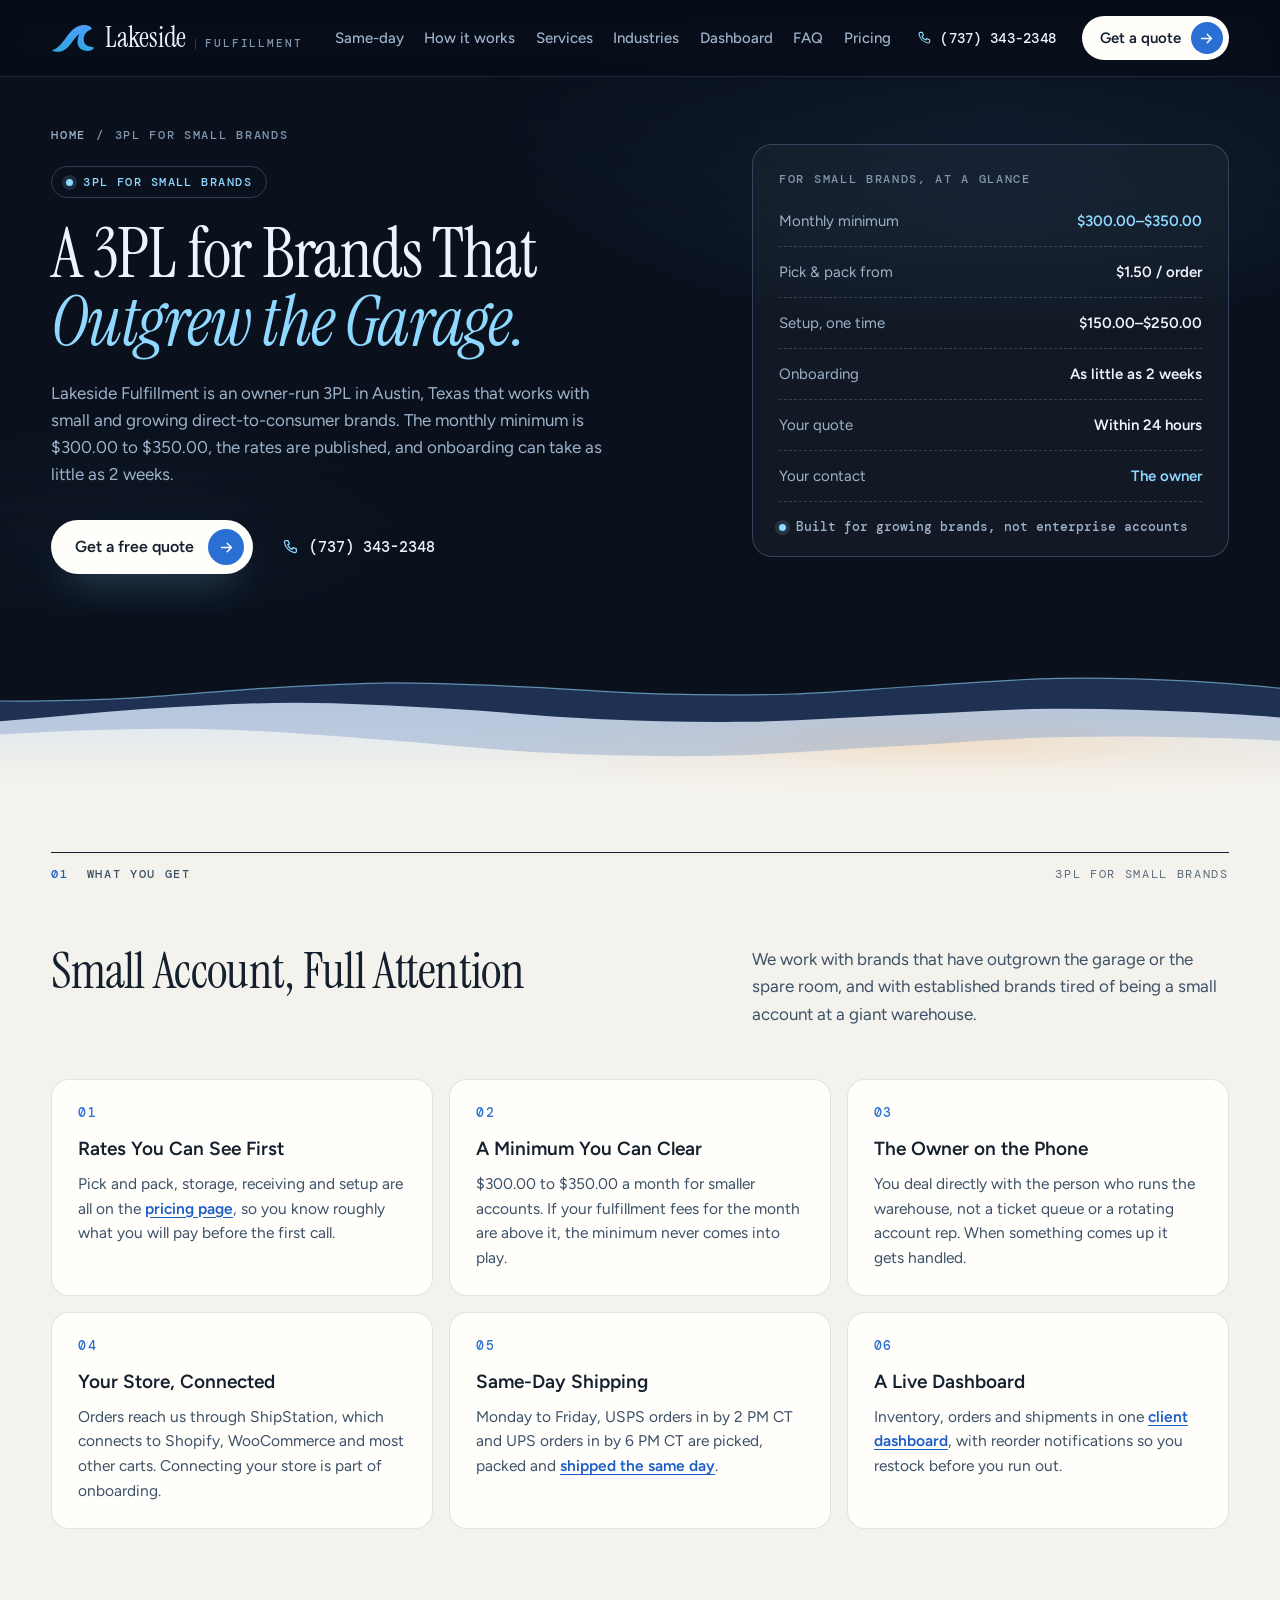
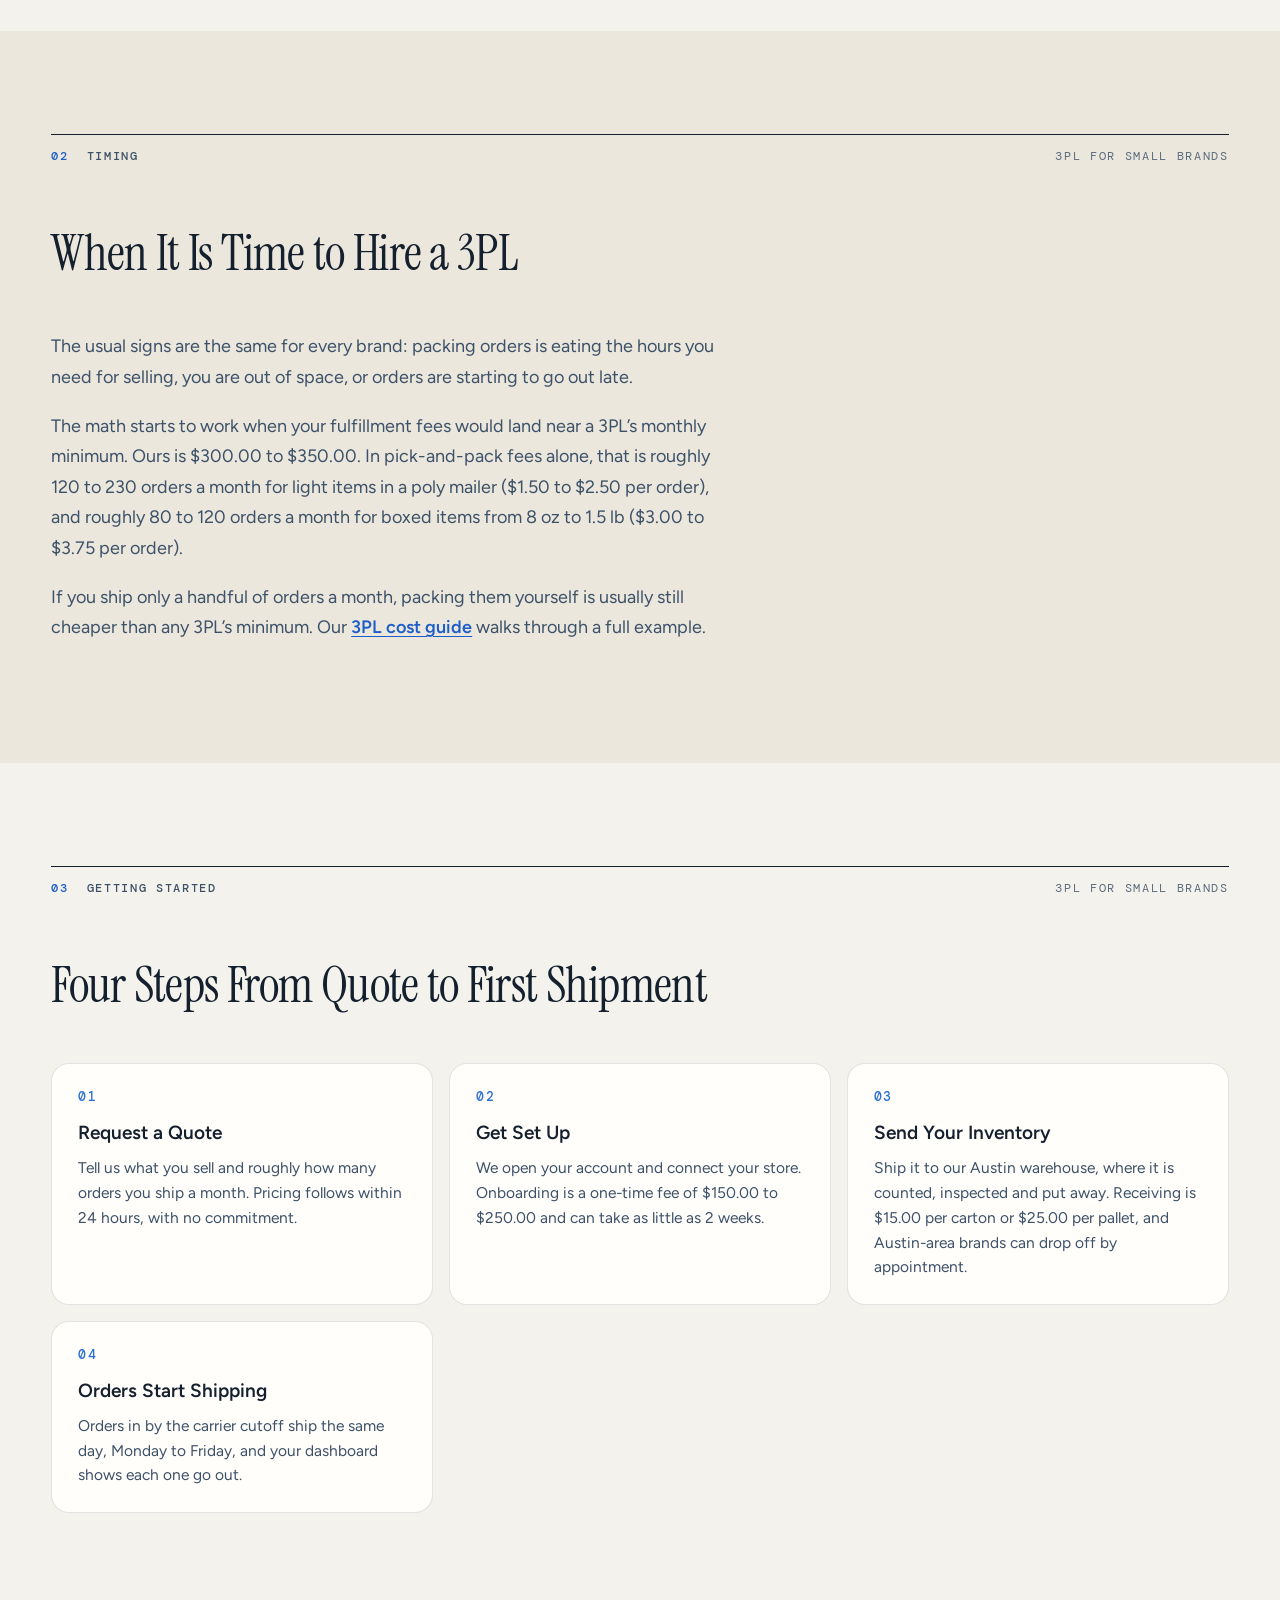
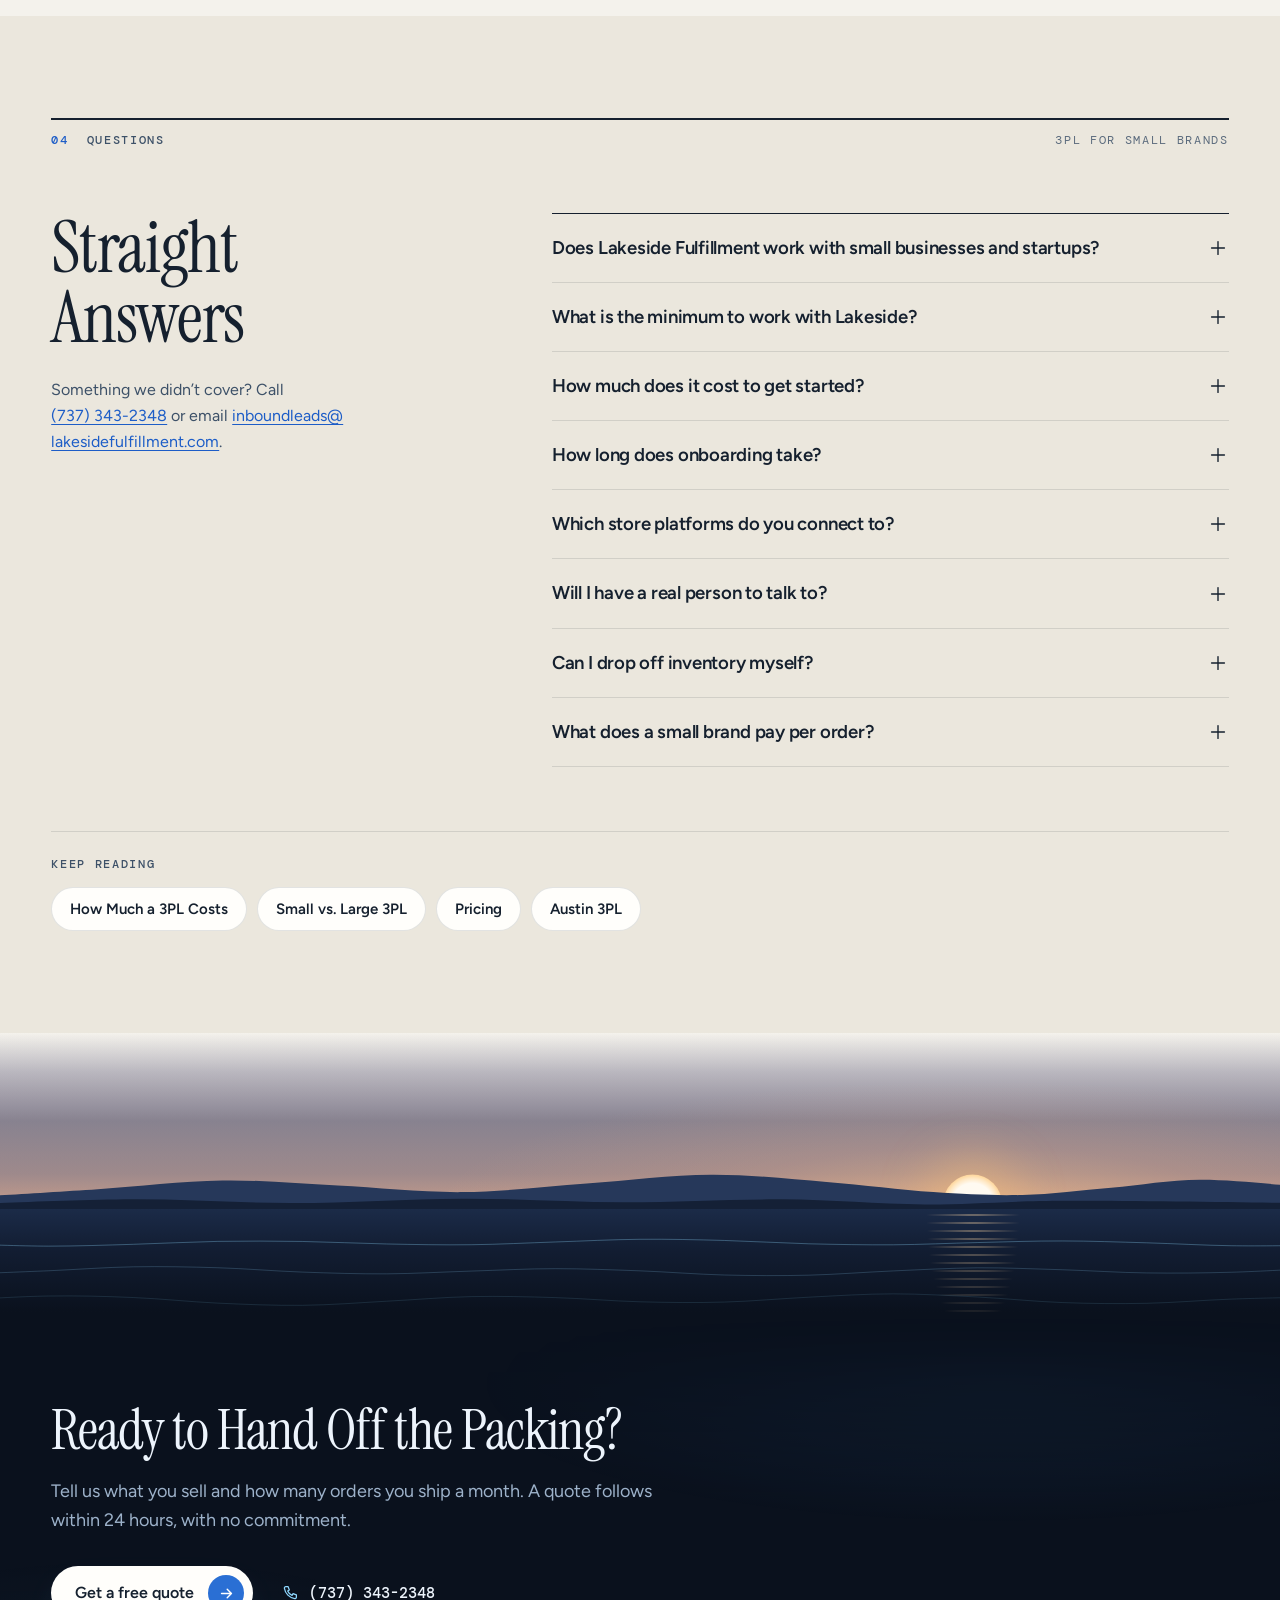
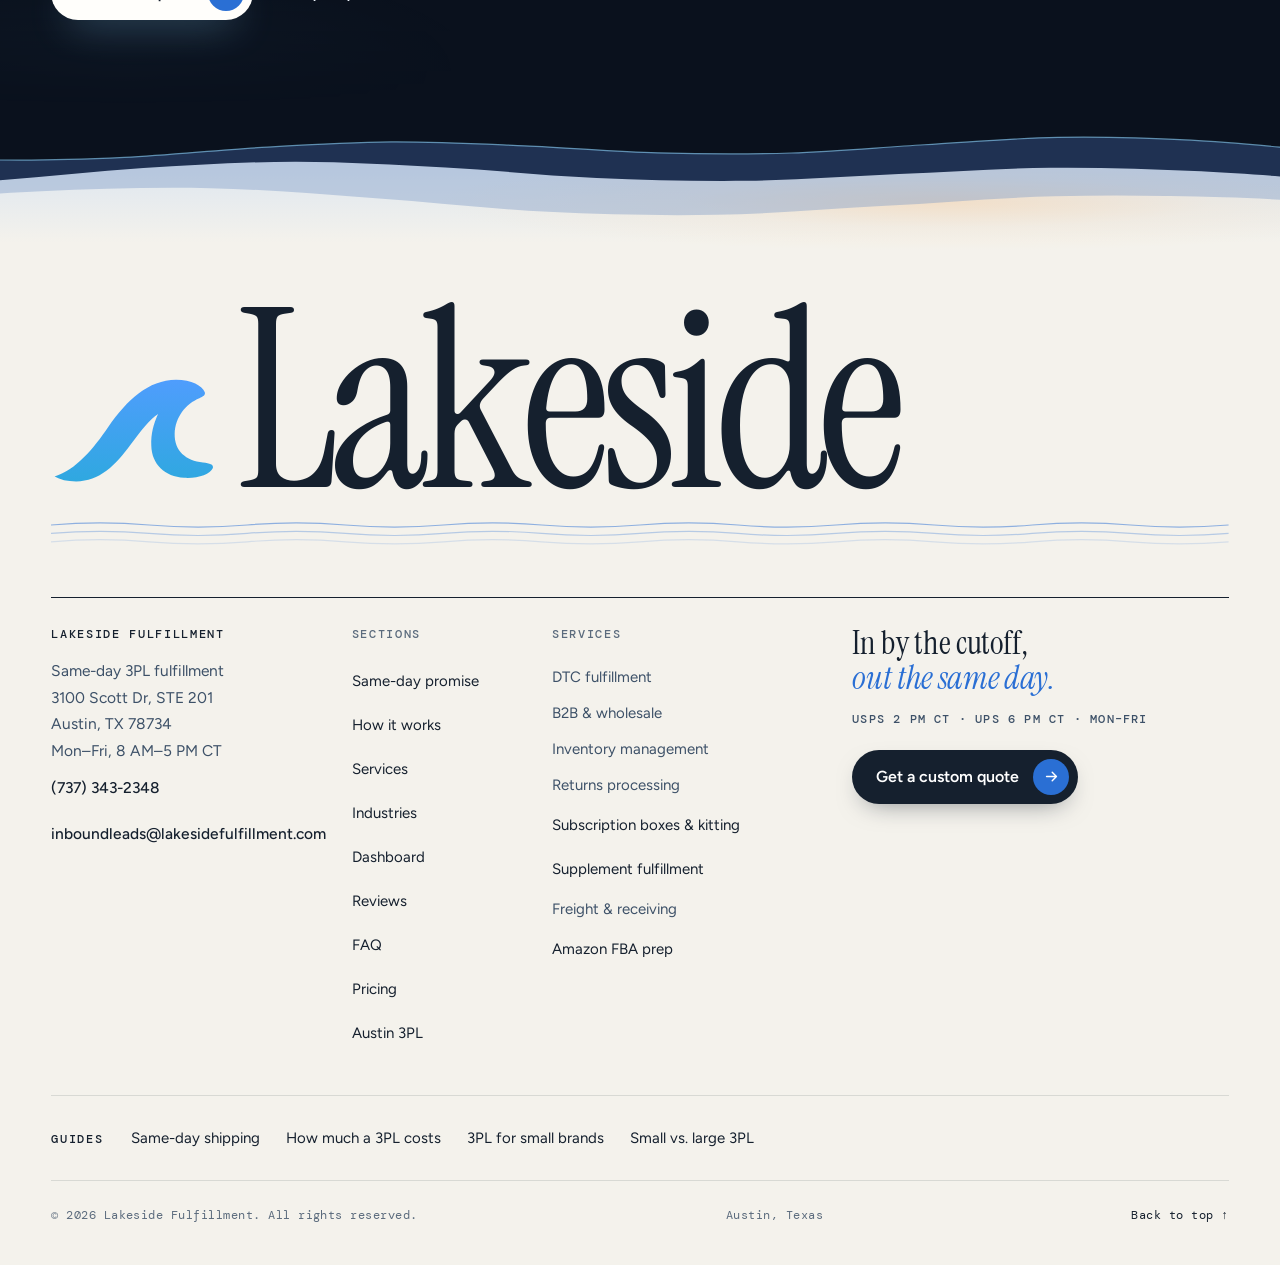
<file: small-business-3pl/index.html>
<!DOCTYPE html>
<html lang="en" class="on-night">
<head>
<meta charset="utf-8">
<meta name="viewport" content="width=device-width, initial-scale=1, viewport-fit=cover">
<title>3PL for Small Business & Startups | Lakeside Fulfillment</title>
<meta name="description" content="An owner-run 3PL in Austin, Texas for brands that have outgrown the garage. Published rates, a $300-$350 monthly minimum and onboarding in as little as 2 weeks.">
<link rel="canonical" href="https://lakesidefulfillment.com/small-business-3pl/">
<meta name="theme-color" content="#0a111d">
<link rel="icon" type="image/png" sizes="64x64" href="/assets/lakeside-wave-64.png">
<link rel="icon" type="image/png" sizes="192x192" href="/assets/lakeside-wave-192.png">
<link rel="apple-touch-icon" href="/assets/lakeside-wave-192.png">
<meta property="og:type" content="website">
<meta property="og:site_name" content="Lakeside Fulfillment">
<meta property="og:title" content="3PL for Small Business &amp; Startups | Lakeside Fulfillment">
<meta property="og:description" content="An owner-run 3PL in Austin, Texas for brands that have outgrown the garage. Published rates, a $300-$350 monthly minimum and onboarding in as little as 2 weeks.">
<meta property="og:url" content="https://lakesidefulfillment.com/small-business-3pl/">
<meta property="og:image" content="https://lakesidefulfillment.com/assets/og-card.png">
<meta property="og:image:width" content="1200">
<meta property="og:image:height" content="630">
<meta property="og:image:alt" content="Lakeside Fulfillment, same-day 3PL in Austin, Texas. USPS cutoff 2 PM CT, UPS cutoff 6 PM CT, Monday to Friday.">
<meta property="og:locale" content="en_US">
<meta name="twitter:card" content="summary_large_image">
<meta name="twitter:title" content="3PL for Small Business &amp; Startups | Lakeside Fulfillment">
<meta name="twitter:description" content="An owner-run 3PL in Austin, Texas for brands that have outgrown the garage. Published rates, a $300-$350 monthly minimum and onboarding in as little as 2 weeks.">
<meta name="twitter:image" content="https://lakesidefulfillment.com/assets/og-card.png">
<meta name="twitter:image:alt" content="Lakeside Fulfillment, same-day 3PL in Austin, Texas. USPS cutoff 2 PM CT, UPS cutoff 6 PM CT, Monday to Friday.">
<!-- Structured data: #business is the same entity as the homepage's; FAQPage text mirrors the visible FAQ word for word, so edit both together -->
<script type="application/ld+json">{"@context": "https://schema.org", "@graph": [{"@type": "LocalBusiness", "@id": "https://lakesidefulfillment.com/#business", "name": "Lakeside Fulfillment", "url": "https://lakesidefulfillment.com/", "telephone": "+1-737-343-2348", "address": {"@type": "PostalAddress", "streetAddress": "3100 Scott Dr, STE 201", "addressLocality": "Austin", "addressRegion": "TX", "postalCode": "78734", "addressCountry": "US"}}, {"@type": "Service", "@id": "https://lakesidefulfillment.com/small-business-3pl/#service", "name": "3PL for small businesses and startups", "serviceType": "E-commerce order fulfillment for small and growing brands", "description": "An owner-run 3PL in Austin, Texas for brands that have outgrown the garage. Published rates, a $300-$350 monthly minimum and onboarding in as little as 2 weeks.", "url": "https://lakesidefulfillment.com/small-business-3pl/", "areaServed": {"@type": "Country", "name": "United States"}, "provider": {"@id": "https://lakesidefulfillment.com/#business"}}, {"@type": "FAQPage", "@id": "https://lakesidefulfillment.com/small-business-3pl/#faq", "mainEntity": [{"@type": "Question", "name": "Does Lakeside Fulfillment work with small businesses and startups?", "acceptedAnswer": {"@type": "Answer", "text": "Yes. We work with direct-to-consumer brands that have outgrown the garage or the spare room, and with established brands that are tired of being a small account at a giant warehouse."}}, {"@type": "Question", "name": "What is the minimum to work with Lakeside?", "acceptedAnswer": {"@type": "Answer", "text": "The monthly minimum for smaller accounts is $300.00 to $350.00. If your fulfillment fees for the month are above it, the minimum never comes into play."}}, {"@type": "Question", "name": "How much does it cost to get started?", "acceptedAnswer": {"@type": "Answer", "text": "There is a one-time onboarding fee of $150.00 to $250.00. It covers account setup and connecting your store."}}, {"@type": "Question", "name": "How long does onboarding take?", "acceptedAnswer": {"@type": "Answer", "text": "As little as 2 weeks. Your quote arrives within 24 hours of the request, with no commitment."}}, {"@type": "Question", "name": "Which store platforms do you connect to?", "acceptedAnswer": {"@type": "Answer", "text": "Orders reach us through ShipStation, which connects to Shopify, WooCommerce and most other carts. Connecting your store is part of onboarding."}}, {"@type": "Question", "name": "Will I have a real person to talk to?", "acceptedAnswer": {"@type": "Answer", "text": "Yes. Call (737) 343-2348 and you reach the person who runs the warehouse."}}, {"@type": "Question", "name": "Can I drop off inventory myself?", "acceptedAnswer": {"@type": "Answer", "text": "Yes. Local brands can deliver inventory directly to the warehouse in Austin by appointment."}}, {"@type": "Question", "name": "What does a small brand pay per order?", "acceptedAnswer": {"@type": "Answer", "text": "Pick and pack runs $1.50 to $2.50 per order for light items in a poly mailer and $3.00 to $3.75 for boxed items from 8 oz to 1.5 lb. Each additional item adds $0.50 to $0.75, and postage is billed separately."}}]}, {"@type": "BreadcrumbList", "@id": "https://lakesidefulfillment.com/small-business-3pl/#breadcrumb", "itemListElement": [{"@type": "ListItem", "position": 1, "name": "Home", "item": "https://lakesidefulfillment.com/"}, {"@type": "ListItem", "position": 2, "name": "3PL for Small Brands", "item": "https://lakesidefulfillment.com/small-business-3pl/"}]}]}</script>
<!-- Google tag (gtag.js): GA4 G-BYE6PHLJ33 (Nick, 11-12), on every page -->
<script async src="https://www.googletagmanager.com/gtag/js?id=G-BYE6PHLJ33"></script>
<script>
  window.dataLayer = window.dataLayer || [];
  function gtag(){dataLayer.push(arguments);}
  gtag('js', new Date());
  gtag('config', 'G-BYE6PHLJ33');
</script>
<link rel="preconnect" href="https://fonts.googleapis.com">
<link rel="preconnect" href="https://fonts.gstatic.com" crossorigin>
<link rel="stylesheet" href="https://fonts.googleapis.com/css2?family=DM+Mono:wght@400;500&family=Figtree:wght@400;500;600;700&family=Instrument+Serif:ital@0;1&display=swap">
<link rel="stylesheet" href="/assets/site.css">
</head>
<body class="subpage lp">
<a class="skip" href="#main">Skip to content</a>

<svg class="sprite" aria-hidden="true" focusable="false" width="0" height="0">
  <defs>
    <linearGradient id="wave-g" x1="0" y1="0" x2="0" y2="1"><stop offset="0" stop-color="#4f9dfd"/><stop offset="1" stop-color="#2fa8e0"/></linearGradient>
    <symbol id="wave" viewBox="72 134 370 242"><path fill="url(#wave-g)" d="M80 357C128 342 166 296 200 246C242 186 288 143 350 142C385 142 408 155 414 170C416 176 410 180 402 183C372 195 348 225 347 262C346 300 372 322 410 326C425 328 434 330 432 338C426 352 398 362 368 360C325 357 296 330 295 288C294 262 300 240 310 218C292 230 272 255 250 285C215 333 180 368 128 368C108 368 92 364 80 357Z"/></symbol>
    <symbol id="i-arrow" viewBox="0 0 24 24"><path d="M5 12h14M13 6l6 6-6 6"/></symbol>
    <symbol id="i-ext" viewBox="0 0 24 24"><path d="M7 17 17 7M9 7h8v8"/></symbol>
    <symbol id="i-phone" viewBox="0 0 24 24"><path d="M6.5 3.5h3l1.6 4.4-2.2 1.4a11 11 0 0 0 5.8 5.8l1.4-2.2 4.4 1.6v3a2 2 0 0 1-2.2 2A16.5 16.5 0 0 1 4.5 5.7a2 2 0 0 1 2-2.2z"/></symbol>
    <symbol id="i-mail" viewBox="0 0 24 24"><rect x="3.5" y="5.5" width="17" height="13" rx="2"/><path d="m4 7 8 6 8-6"/></symbol>
    <symbol id="i-check" viewBox="0 0 24 24"><path d="m5 12.5 4.2 4.2L19 7"/></symbol>
    <symbol id="i-plus" viewBox="0 0 24 24"><path d="M12 5v14M5 12h14"/></symbol>
    <symbol id="i-menu" viewBox="0 0 24 24"><path d="M4 9h16M4 15h16"/></symbol>
    <symbol id="i-close" viewBox="0 0 24 24"><path d="M6 6l12 12M18 6 6 18"/></symbol>
    <symbol id="i-receive" viewBox="0 0 32 32"><path d="M16 4v13M11 12l5 5 5-5M5 17v9h22v-9M5 21h6l1.5 2h7l1.5-2h6"/></symbol>
    <symbol id="i-store" viewBox="0 0 32 32"><path d="M5 4v24M27 4v24M5 11h22M5 19h22M5 27h22M8 7h6v4H8zM17 14h7v5h-7zM9 22h5v5H9z"/></symbol>
    <symbol id="i-pack" viewBox="0 0 32 32"><path d="M4 10 16 5l12 5-12 5zM4 10v12l12 6 12-6V10M16 15v13M10 7.5l12 5v4"/></symbol>
    <symbol id="i-truck" viewBox="0 0 32 32"><path d="M3 8h16v14H3zM19 12h5l4 5v5h-9M7 25.5a2.5 2.5 0 1 0 0-.01M22 25.5a2.5 2.5 0 1 0 0-.01"/></symbol>
    <symbol id="i-track" viewBox="0 0 32 32"><path d="M4 5v22h24M8 20l5-6 4 4 7-9"/><circle cx="24" cy="9" r="1.6"/></symbol>
    <symbol id="c-bottle" viewBox="0 0 24 24"><path d="M7.5 2.5h9v3.5h-9zM6.5 6h11v13.5a2 2 0 0 1-2 2h-7a2 2 0 0 1-2-2zM6.5 10.5h11v6h-11"/></symbol>
    <symbol id="c-beauty" viewBox="0 0 24 24"><path d="M10.5 2.5h3v4h-3zM9 6.5h6l1 3v10.5a1.5 1.5 0 0 1-1.5 1.5h-5A1.5 1.5 0 0 1 8 20V9.5zM8 13h8"/></symbol>
    <symbol id="c-food" viewBox="0 0 24 24"><path d="M6 6h12l-1.4 14a1.5 1.5 0 0 1-1.5 1.4H8.9a1.5 1.5 0 0 1-1.5-1.4zM6.4 10h11.2M9 2.5c0 1.2 1 1.3 1 2.5M13 2.5c0 1.2 1 1.3 1 2.5"/></symbol>
    <symbol id="c-apparel" viewBox="0 0 24 24"><path d="M9 3.5 3.5 6.5l2 4 2.5-1.2V20.5h8V9.3l2.5 1.2 2-4L15 3.5a3 3 0 0 1-6 0z"/></symbol>
    <symbol id="c-pet" viewBox="0 0 24 24"><path d="M8 16.5c0-2.4 1.8-4.5 4-4.5s4 2.1 4 4.5-1.8 4-4 4-4-1.6-4-4z"/><circle cx="5.5" cy="11" r="1.8"/><circle cx="9.2" cy="6.5" r="1.8"/><circle cx="14.8" cy="6.5" r="1.8"/><circle cx="18.5" cy="11" r="1.8"/></symbol>
    <symbol id="c-other" viewBox="0 0 24 24"><path d="m12 3 8.5 4.5v9L12 21l-8.5-4.5v-9zM3.5 7.5 12 12l8.5-4.5M12 12v9"/></symbol>
    <symbol id="i-snow" viewBox="0 0 24 24"><path d="M12 3v18M4.2 7.5l15.6 9M4.2 16.5l15.6-9M9.5 4.5 12 6l2.5-1.5M9.5 19.5 12 18l2.5 1.5"/></symbol>
  </defs>
</svg>

<header class="hdr" id="hdr">
  <div class="wrap hdr-in">
    <a class="brand" href="/" aria-label="Lakeside Fulfillment — home">
      <svg class="mark" width="44" height="29" aria-hidden="true"><use href="#wave"/></svg>
      <span class="wm"><span class="wm-1">Lakeside</span><span class="wm-2">Fulfillment</span></span>
    </a>
    <nav class="nav" aria-label="Primary">
      <ul>
        <li><a href="/#promise">Same-day</a></li>
        <li><a href="/#how">How it works</a></li>
        <li><a href="/#services">Services</a></li>
        <li><a href="/#industries">Industries</a></li>
        <li><a href="/#visibility">Dashboard</a></li>
        <li><a href="/#faq">FAQ</a></li>
        <li><a href="/pricing/">Pricing</a></li>
      </ul>
    </nav>
    <a class="hdr-tel" href="tel:+17373432348"><svg class="ic" aria-hidden="true"><use href="#i-phone"/></svg>(737) 343-2348</a>
    <a class="btn btn-ink btn-sm hdr-cta" href="/quote/?from=small-business-3pl">Get a quote<span class="chip" aria-hidden="true"><svg class="ic"><use href="#i-arrow"/></svg></span></a>
    <a class="menu-btn" id="menu-btn" href="#site-map" aria-controls="sheet" aria-expanded="false"><span>Menu</span><svg class="ic" aria-hidden="true"><use href="#i-menu"/></svg></a>
  </div>
</header>

<div class="sheet" id="sheet" role="dialog" aria-modal="true" aria-label="Site menu" hidden>
  <div class="sheet-top">
    <a class="brand" href="/" data-close><svg class="mark" width="44" height="29" aria-hidden="true"><use href="#wave"/></svg><span class="wm"><span class="wm-1">Lakeside</span><span class="wm-2">Fulfillment</span></span></a>
    <button class="sheet-x" type="button" data-close aria-label="Close menu"><svg class="ic" aria-hidden="true"><use href="#i-close"/></svg></button>
  </div>
  <nav aria-label="Menu">
  <ol class="sheet-nav">
    <li style="--i:0"><a href="/#promise" data-close><span>01</span>Same-day promise</a></li>
    <li style="--i:1"><a href="/#how" data-close><span>02</span>How it works</a></li>
    <li style="--i:2"><a href="/#services" data-close><span>03</span>Services</a></li>
    <li style="--i:3"><a href="/#industries" data-close><span>04</span>Industries</a></li>
    <li style="--i:4"><a href="/#visibility" data-close><span>05</span>Dashboard</a></li>
    <li style="--i:5"><a href="/#reviews" data-close><span>06</span>Reviews</a></li>
    <li style="--i:6"><a href="/#faq" data-close><span>07</span>FAQ</a></li>
    <li style="--i:7"><a href="/pricing/" data-close><span>08</span>Pricing</a></li>
  </ol>
  </nav>
  <div class="sheet-foot">
    <a class="btn btn-ink btn-block" href="/quote/?from=small-business-3pl" data-close>Get a custom quote<span class="chip" aria-hidden="true"><svg class="ic"><use href="#i-arrow"/></svg></span></a>
    <div class="sheet-contact">
      <a href="tel:+17373432348"><svg class="ic" aria-hidden="true"><use href="#i-phone"/></svg>(737) 343-2348</a>
      <a href="mailto:inboundleads@lakesidefulfillment.com"><svg class="ic" aria-hidden="true"><use href="#i-mail"/></svg><span>inboundleads@<wbr>lakesidefulfillment.com</span></a>
    </div>
    <p class="mono-s">Same-day 3PL · Austin, Texas</p>
  </div>
</div>

<main id="main">

<section class="night lp-hero" aria-labelledby="lp-h">
  <div class="wrap lp-hero-in">
    <div class="lp-hero-copy">
      <nav class="lp-crumbs" aria-label="Breadcrumb"><a href="/">Home</a><span aria-hidden="true">/</span><span aria-current="page">3PL for Small Brands</span></nav>
      <p class="lp-badge">3PL for small brands</p>
      <h1 id="lp-h" class="display lp-h">A 3PL for Brands That <br><em>Outgrew the Garage.</em></h1>
      <p class="lp-sub">Lakeside Fulfillment is an owner-run 3PL in Austin, Texas that works with small and growing direct-to-consumer brands. The monthly minimum is $300.00 to $350.00, the rates are published, and onboarding can take as little as 2 weeks.</p>
      <div class="lp-actions"><a class="btn btn-ice" href="/quote/?from=small-business-3pl">Get a free quote<span class="chip" aria-hidden="true"><svg class="ic"><use href="#i-arrow"/></svg></span></a><a class="lp-call" href="tel:+17373432348"><svg class="ic" aria-hidden="true"><use href="#i-phone"/></svg>(737) 343-2348</a></div>
    </div>
    <aside class="lp-board" aria-label="For small brands, at a glance">
      <p class="lp-board-k">For small brands, at a glance</p>
      <dl>
        <div class="lp-row"><dt>Monthly minimum</dt><dd class="green">$300.00&ndash;$350.00</dd></div>
        <div class="lp-row"><dt>Pick &amp; pack from</dt><dd>$1.50 / order</dd></div>
        <div class="lp-row"><dt>Setup, one time</dt><dd>$150.00&ndash;$250.00</dd></div>
        <div class="lp-row"><dt>Onboarding</dt><dd>As little as 2 weeks</dd></div>
        <div class="lp-row"><dt>Your quote</dt><dd>Within 24 hours</dd></div>
        <div class="lp-row"><dt>Your contact</dt><dd class="green">The owner</dd></div>
      </dl>
      <p class="lp-board-f"><span class="lp-dot" aria-hidden="true"></span>Built for growing brands, not enterprise accounts</p>
    </aside>
  </div>
</section>

<!-- dawn: night into day -->
<div class="sky dawn" data-edge=".5" aria-hidden="true" data-play><div class="d-light"></div><div class="d-glow"></div><svg class="d-waves" viewBox="0 0 1440 120" preserveAspectRatio="none" aria-hidden="true" focusable="false"><g class="w3"><path class="w-drift" d="M-160 88.9C-128.3 86.9 -33.3 79.5 30 76.9C93.3 74.4 156.7 72.5 220 73.8C283.3 75 346.7 80.3 410 84.4C473.3 88.5 536.7 95.5 600 98.4C663.3 101.2 726.7 102.6 790 101.5C853.3 100.5 916.7 95.3 980 92.1C1043.3 88.9 1106.7 83.7 1170 82.2C1233.3 80.7 1296.7 81.5 1360 83.2C1423.3 84.9 1518.3 90.9 1550 92.4L1550 -20H-160Z"/></g><g class="w2"><path class="w-drift" d="M-160 77C-131.7 75.9 -46.7 73.8 10 70.5C66.7 67.2 123.3 60.5 180 57.2C236.7 53.9 293.3 50.7 350 50.6C406.7 50.5 463.3 53.9 520 56.7C576.7 59.6 633.3 65.2 690 67.5C746.7 69.8 803.3 71.1 860 70.5C916.7 69.8 973.3 65.8 1030 63.5C1086.7 61.2 1143.3 57.4 1200 56.9C1256.7 56.4 1313.3 58.1 1370 60.6C1426.7 63.1 1511.7 69.9 1540 71.8L1540 -20H-160Z"/></g><g class="w1"><path d="M-160 43.1C-135 44.6 -60 50.9 -10 51.9C40 53 90 51.5 140 49.4C190 47.3 240 42 290 39.3C340 36.6 390 33.7 440 33.3C490 33 540 35.4 590 37.3C640 39.1 690 43.4 740 44.6C790 45.9 840 46.2 890 44.8C940 43.4 990 38.9 1040 36.2C1090 33.5 1140 29.3 1190 28.5C1240 27.7 1290 29 1340 31.4C1390 33.8 1465 41 1490 43L1490 -20H-160Z"/><path class="w-foam" d="M-160 43.1C-135 44.6 -60 50.9 -10 51.9C40 53 90 51.5 140 49.4C190 47.3 240 42 290 39.3C340 36.6 390 33.7 440 33.3C490 33 540 35.4 590 37.3C640 39.1 690 43.4 740 44.6C790 45.9 840 46.2 890 44.8C940 43.4 990 38.9 1040 36.2C1090 33.5 1140 29.3 1190 28.5C1240 27.7 1290 29 1340 31.4C1390 33.8 1465 41 1490 43"/></g></svg></div>

<section class="sec lp-sec" aria-labelledby="lp-s1">
  <div class="wrap">
    <div class="runhead"><span>01</span><span>What You Get</span><span class="rh-r">3PL for Small Brands</span></div>
    <div class="lp-head"><h2 id="lp-s1" class="lp-title">Small Account, Full Attention</h2><p class="lp-lede">We work with brands that have outgrown the garage or the spare room, and with established brands tired of being a small account at a giant warehouse.</p></div>
    <ul class="lp-cards"><li class="lp-card"><span class="lp-n">01</span><h3>Rates You Can See First</h3><p>Pick and pack, storage, receiving and setup are all on the <a href="/pricing/">pricing page</a>, so you know roughly what you will pay before the first call.</p></li><li class="lp-card"><span class="lp-n">02</span><h3>A Minimum You Can Clear</h3><p>$300.00 to $350.00 a month for smaller accounts. If your fulfillment fees for the month are above it, the minimum never comes into play.</p></li><li class="lp-card"><span class="lp-n">03</span><h3>The Owner on the Phone</h3><p>You deal directly with the person who runs the warehouse, not a ticket queue or a rotating account rep. When something comes up it gets handled.</p></li><li class="lp-card"><span class="lp-n">04</span><h3>Your Store, Connected</h3><p>Orders reach us through ShipStation, which connects to Shopify, WooCommerce and most other carts. Connecting your store is part of onboarding.</p></li><li class="lp-card"><span class="lp-n">05</span><h3>Same-Day Shipping</h3><p>Monday to Friday, USPS orders in by 2 PM CT and UPS orders in by 6 PM CT are picked, packed and <a href="/same-day-shipping/">shipped the same day</a>.</p></li><li class="lp-card"><span class="lp-n">06</span><h3>A Live Dashboard</h3><p>Inventory, orders and shipments in one <a href="/#visibility">client dashboard</a>, with reorder notifications so you restock before you run out.</p></li></ul>
  </div>
</section>

<section class="sec lp-sec alt" aria-labelledby="lp-s2">
  <div class="wrap">
    <div class="runhead"><span>02</span><span>Timing</span><span class="rh-r">3PL for Small Brands</span></div>
    <div class="lp-head"><h2 id="lp-s2" class="lp-title">When It Is Time to Hire a 3PL</h2></div>
    <div class="lp-prose"><p>The usual signs are the same for every brand: packing orders is eating the hours you need for selling, you are out of space, or orders are starting to go out late.</p><p>The math starts to work when your fulfillment fees would land near a 3PL&rsquo;s monthly minimum. Ours is $300.00 to $350.00. In pick-and-pack fees alone, that is roughly 120 to 230 orders a month for light items in a poly mailer ($1.50 to $2.50 per order), and roughly 80 to 120 orders a month for boxed items from 8 oz to 1.5 lb ($3.00 to $3.75 per order).</p><p>If you ship only a handful of orders a month, packing them yourself is usually still cheaper than any 3PL&rsquo;s minimum. Our <a href="/3pl-cost/">3PL cost guide</a> walks through a full example.</p></div>
  </div>
</section>

<section class="sec lp-sec" aria-labelledby="lp-s3">
  <div class="wrap">
    <div class="runhead"><span>03</span><span>Getting Started</span><span class="rh-r">3PL for Small Brands</span></div>
    <div class="lp-head"><h2 id="lp-s3" class="lp-title">Four Steps From Quote to First Shipment</h2></div>
    <ul class="lp-cards"><li class="lp-card"><span class="lp-n">01</span><h3>Request a Quote</h3><p>Tell us what you sell and roughly how many orders you ship a month. Pricing follows within 24 hours, with no commitment.</p></li><li class="lp-card"><span class="lp-n">02</span><h3>Get Set Up</h3><p>We open your account and connect your store. Onboarding is a one-time fee of $150.00 to $250.00 and can take as little as 2 weeks.</p></li><li class="lp-card"><span class="lp-n">03</span><h3>Send Your Inventory</h3><p>Ship it to our Austin warehouse, where it is counted, inspected and put away. Receiving is $15.00 per carton or $25.00 per pallet, and Austin-area brands can drop off by appointment.</p></li><li class="lp-card"><span class="lp-n">04</span><h3>Orders Start Shipping</h3><p>Orders in by the carrier cutoff ship the same day, Monday to Friday, and your dashboard shows each one go out.</p></li></ul>
  </div>
</section>

<section class="sec lp-sec alt faq" aria-labelledby="lp-s4">
  <div class="wrap">
    <div class="runhead"><span>04</span><span>Questions</span><span class="rh-r">3PL for Small Brands</span></div>
    <div class="faq-grid">
      <div class="faq-head">
        <h2 id="lp-s4" class="display">Straight Answers</h2>
        <p>Something we didn’t cover? Call <a href="tel:+17373432348">(737) 343-2348</a> or email <a href="mailto:inboundleads@lakesidefulfillment.com">inboundleads@<wbr>lakesidefulfillment.com</a>.</p>
      </div>
      <div class="qa">
        <details><summary><span>Does Lakeside Fulfillment work with small businesses and startups?</span><svg class="ic pm" aria-hidden="true"><use href="#i-plus"/></svg></summary><div class="ans"><p>Yes. We work with direct-to-consumer brands that have outgrown the garage or the spare room, and with established brands that are tired of being a small account at a giant warehouse.</p></div></details>
        <details><summary><span>What is the minimum to work with Lakeside?</span><svg class="ic pm" aria-hidden="true"><use href="#i-plus"/></svg></summary><div class="ans"><p>The monthly minimum for smaller accounts is $300.00 to $350.00. If your fulfillment fees for the month are above it, the minimum never comes into play.</p></div></details>
        <details><summary><span>How much does it cost to get started?</span><svg class="ic pm" aria-hidden="true"><use href="#i-plus"/></svg></summary><div class="ans"><p>There is a one-time onboarding fee of $150.00 to $250.00. It covers account setup and connecting your store.</p></div></details>
        <details><summary><span>How long does onboarding take?</span><svg class="ic pm" aria-hidden="true"><use href="#i-plus"/></svg></summary><div class="ans"><p>As little as 2 weeks. Your quote arrives within 24 hours of the request, with no commitment.</p></div></details>
        <details><summary><span>Which store platforms do you connect to?</span><svg class="ic pm" aria-hidden="true"><use href="#i-plus"/></svg></summary><div class="ans"><p>Orders reach us through ShipStation, which connects to Shopify, WooCommerce and most other carts. Connecting your store is part of onboarding.</p></div></details>
        <details><summary><span>Will I have a real person to talk to?</span><svg class="ic pm" aria-hidden="true"><use href="#i-plus"/></svg></summary><div class="ans"><p>Yes. Call (737) 343-2348 and you reach the person who runs the warehouse.</p></div></details>
        <details><summary><span>Can I drop off inventory myself?</span><svg class="ic pm" aria-hidden="true"><use href="#i-plus"/></svg></summary><div class="ans"><p>Yes. Local brands can deliver inventory directly to the warehouse in Austin by appointment.</p></div></details>
        <details><summary><span>What does a small brand pay per order?</span><svg class="ic pm" aria-hidden="true"><use href="#i-plus"/></svg></summary><div class="ans"><p>Pick and pack runs $1.50 to $2.50 per order for light items in a poly mailer and $3.00 to $3.75 for boxed items from 8 oz to 1.5 lb. Each additional item adds $0.50 to $0.75, and postage is billed separately.</p></div></details>
      </div>
    </div>
    <div class="lp-related"><p>Keep reading</p><ul><li><a href="/3pl-cost/">How Much a 3PL Costs</a></li><li><a href="/small-vs-large-3pl/">Small vs. Large 3PL</a></li><li><a href="/pricing/">Pricing</a></li><li><a href="/austin-3pl/">Austin 3PL</a></li></ul></div>
  </div>
</section>

<!-- dusk: day into night -->
<div class="sky dusk" data-edge=".1" aria-hidden="true" data-play><div class="s-sky"></div><div class="s-dark"></div><div class="s-glow"></div><svg class="s-stars" viewBox="0 0 1440 200" preserveAspectRatio="xMidYMid slice" aria-hidden="true" focusable="false"><circle cx="20.1" cy="142.7" r="0.9"/><circle class="st-tw" cx="314.8" cy="107.5" r="1.2"/><circle cx="481" cy="111.6" r="1.4"/><circle class="st-tw" cx="780" cy="99.6" r="1.3"/><circle cx="1163.5" cy="31.7" r="1"/><circle class="st-tw" cx="1011.1" cy="102" r="0.7"/><circle cx="977.5" cy="63.9" r="1.6"/><circle class="st-tw" cx="1150.4" cy="17.8" r="1.2"/><circle cx="1312.4" cy="100.3" r="1.3"/><circle class="st-tw" cx="828.4" cy="141.1" r="1.6"/><circle cx="541.1" cy="44.2" r="1.5"/><circle class="st-tw" cx="485.2" cy="21" r="0.9"/><circle cx="619.9" cy="38.7" r="1.6"/><circle class="st-tw" cx="800.3" cy="107.5" r="1.6"/><circle cx="102.1" cy="35.8" r="1.2"/><circle class="st-tw" cx="732.3" cy="56.8" r="0.8"/><circle cx="1292.6" cy="11.4" r="1"/><circle class="st-tw" cx="501.8" cy="96.2" r="1.6"/><circle cx="740.8" cy="22.5" r="1"/><circle class="st-tw" cx="417" cy="48.4" r="1.1"/><circle cx="485.6" cy="74" r="1.3"/><circle class="st-tw" cx="346.5" cy="140" r="1.1"/><circle cx="1228.2" cy="91.1" r="1.3"/><circle class="st-tw" cx="742.7" cy="69.7" r="1.4"/><circle cx="1335.4" cy="53.1" r="1.4"/><circle class="st-tw" cx="371.6" cy="83" r="1"/><circle cx="482.8" cy="52.3" r="1.5"/><circle class="st-tw" cx="1248.6" cy="16.6" r="1.5"/><circle cx="128.8" cy="54.6" r="0.8"/><circle class="st-tw" cx="129" cy="157.3" r="0.8"/><circle cx="905.3" cy="20.1" r="1.1"/><circle class="st-tw" cx="850.1" cy="19.4" r="1.6"/><circle cx="1258.4" cy="137" r="1.6"/><circle class="st-tw" cx="1290.9" cy="113.2" r="0.9"/></svg><div class="s-sun"></div><svg class="s-hills" viewBox="0 0 1440 60" preserveAspectRatio="none" aria-hidden="true" focusable="false"><path class="s-far" d="M-20 42C1.7 40.3 65 35.7 110 32C155 28.3 205 20.8 250 20C295 19.2 335 24.3 380 27C425 29.7 473.3 36.5 520 36C566.7 35.5 613.3 28 660 24C706.7 20 755 12.3 800 12C845 11.7 888.3 18 930 22C971.7 26 1013.3 33 1050 36C1086.7 39 1116.7 41 1150 40C1183.3 39 1216.7 33.5 1250 30C1283.3 26.5 1315 19.3 1350 19C1385 18.7 1441.7 26.5 1460 28L1460 61H-20Z"/><path class="s-near" d="M-20 52C8.3 51 91.7 46.2 150 46C208.3 45.8 268.3 51.2 330 51C391.7 50.8 458.3 45.2 520 45C581.7 44.8 640 49.8 700 50C760 50.2 823.3 45.5 880 46C936.7 46.5 986.7 52.7 1040 53C1093.3 53.3 1130 48.3 1200 48C1270 47.7 1416.7 50.5 1460 51L1460 61H-20Z"/></svg><div class="s-lake"></div><div class="s-ref"></div><svg class="s-rips" viewBox="0 0 1440 100" preserveAspectRatio="none" aria-hidden="true" focusable="false"><path class="s-rip" d="M-40 15.6C-24.2 16 23.3 18 55 18.1C86.7 18.1 118.3 16.9 150 15.9C181.7 15 213.3 13 245 12.4C276.7 11.9 308.3 12 340 12.5C371.7 13 403.3 14.9 435 15.5C466.7 16.2 498.3 16.8 530 16.4C561.7 16 593.3 14.2 625 13.1C656.7 12 688.3 10.2 720 9.9C751.7 9.6 783.3 10.4 815 11.3C846.7 12.2 878.3 14.4 910 15.3C941.7 16.1 973.3 16.7 1005 16.5C1036.7 16.2 1068.3 14.6 1100 13.8C1131.7 13 1163.3 11.8 1195 11.9C1226.7 11.9 1258.3 13.2 1290 14.1C1321.7 15.1 1353.3 17.1 1385 17.6C1416.7 18.1 1464.2 17.3 1480 17.2"/><path class="s-rip" d="M-40 51.6C-24.2 50.9 23.3 48.9 55 47.5C86.7 46 118.3 43.4 150 42.8C181.7 42.2 213.3 42.9 245 43.9C276.7 44.9 308.3 47.9 340 49.1C371.7 50.3 403.3 51.4 435 51.2C466.7 51 498.3 48.9 530 47.9C561.7 46.9 593.3 45 625 45C656.7 45 688.3 46.4 720 47.6C751.7 48.9 783.3 51.7 815 52.6C846.7 53.4 878.3 53.6 910 52.8C941.7 51.9 973.3 49.1 1005 47.7C1036.7 46.2 1068.3 44.3 1100 44C1131.7 43.8 1163.3 45.3 1195 46.3C1226.7 47.3 1258.3 49.7 1290 50.1C1321.7 50.6 1353.3 50.2 1385 49.3C1416.7 48.3 1464.2 45.4 1480 44.6"/><path class="s-rip" d="M-40 82.3C-24.2 81.5 23.3 78.1 55 77.7C86.7 77.2 118.3 78 150 79.5C181.7 80.9 213.3 84.6 245 86.2C276.7 87.7 308.3 89.2 340 88.8C371.7 88.5 403.3 85.7 435 83.9C466.7 82.2 498.3 79.1 530 78.4C561.7 77.7 593.3 78.5 625 79.6C656.7 80.6 688.3 83.7 720 84.6C751.7 85.5 783.3 85.9 815 84.9C846.7 84 878.3 80.7 910 79.1C941.7 77.4 973.3 75.1 1005 75.1C1036.7 75.1 1068.3 77.2 1100 78.9C1131.7 80.6 1163.3 84.3 1195 85.5C1226.7 86.8 1258.3 87.1 1290 86.4C1321.7 85.7 1353.3 82.6 1385 81.4C1416.7 80.1 1464.2 79.3 1480 78.9"/></svg></div>

<section class="night lp-cta" aria-labelledby="lp-cta-h">
  <div class="wrap">
    <h2 id="lp-cta-h" class="display">Ready to Hand Off the Packing?</h2>
    <p>Tell us what you sell and how many orders you ship a month. A quote follows within 24 hours, with no commitment.</p>
    <div class="lp-actions"><a class="btn btn-ice" href="/quote/?from=small-business-3pl">Get a free quote<span class="chip" aria-hidden="true"><svg class="ic"><use href="#i-arrow"/></svg></span></a><a class="lp-call" href="tel:+17373432348"><svg class="ic" aria-hidden="true"><use href="#i-phone"/></svg>(737) 343-2348</a></div>
  </div>
</section>

<!-- dawn: night into day -->
<div class="sky dawn" data-edge=".5" aria-hidden="true" data-play><div class="d-light"></div><div class="d-glow"></div><svg class="d-waves" viewBox="0 0 1440 120" preserveAspectRatio="none" aria-hidden="true" focusable="false"><g class="w3"><path class="w-drift" d="M-160 88.9C-128.3 86.9 -33.3 79.5 30 76.9C93.3 74.4 156.7 72.5 220 73.8C283.3 75 346.7 80.3 410 84.4C473.3 88.5 536.7 95.5 600 98.4C663.3 101.2 726.7 102.6 790 101.5C853.3 100.5 916.7 95.3 980 92.1C1043.3 88.9 1106.7 83.7 1170 82.2C1233.3 80.7 1296.7 81.5 1360 83.2C1423.3 84.9 1518.3 90.9 1550 92.4L1550 -20H-160Z"/></g><g class="w2"><path class="w-drift" d="M-160 77C-131.7 75.9 -46.7 73.8 10 70.5C66.7 67.2 123.3 60.5 180 57.2C236.7 53.9 293.3 50.7 350 50.6C406.7 50.5 463.3 53.9 520 56.7C576.7 59.6 633.3 65.2 690 67.5C746.7 69.8 803.3 71.1 860 70.5C916.7 69.8 973.3 65.8 1030 63.5C1086.7 61.2 1143.3 57.4 1200 56.9C1256.7 56.4 1313.3 58.1 1370 60.6C1426.7 63.1 1511.7 69.9 1540 71.8L1540 -20H-160Z"/></g><g class="w1"><path d="M-160 43.1C-135 44.6 -60 50.9 -10 51.9C40 53 90 51.5 140 49.4C190 47.3 240 42 290 39.3C340 36.6 390 33.7 440 33.3C490 33 540 35.4 590 37.3C640 39.1 690 43.4 740 44.6C790 45.9 840 46.2 890 44.8C940 43.4 990 38.9 1040 36.2C1090 33.5 1140 29.3 1190 28.5C1240 27.7 1290 29 1340 31.4C1390 33.8 1465 41 1490 43L1490 -20H-160Z"/><path class="w-foam" d="M-160 43.1C-135 44.6 -60 50.9 -10 51.9C40 53 90 51.5 140 49.4C190 47.3 240 42 290 39.3C340 36.6 390 33.7 440 33.3C490 33 540 35.4 590 37.3C640 39.1 690 43.4 740 44.6C790 45.9 840 46.2 890 44.8C940 43.4 990 38.9 1040 36.2C1090 33.5 1140 29.3 1190 28.5C1240 27.7 1290 29 1340 31.4C1390 33.8 1465 41 1490 43"/></g></svg></div>
</main>
<footer class="foot" id="site-map">
  <div class="wrap">
    <div class="foot-mark" aria-hidden="true" data-fx="clip"><svg class="mark" width="160" height="105"><use href="#wave"/></svg><span><i style="--k:0">L</i><i style="--k:1">a</i><i style="--k:2">k</i><i style="--k:3">e</i><i style="--k:4">s</i><i style="--k:5">i</i><i style="--k:6">d</i><i style="--k:7">e</i></span></div>
    <svg data-play class="foot-lake" viewBox="0 0 1200 40" preserveAspectRatio="none" aria-hidden="true"><path d="M0 10Q50 4 100 10T200 10T300 10T400 10T500 10T600 10T700 10T800 10T900 10T1000 10T1100 10T1200 10"/><path d="M0 22Q50 16 100 22T200 22T300 22T400 22T500 22T600 22T700 22T800 22T900 22T1000 22T1100 22T1200 22"/><path d="M0 34Q50 28 100 34T200 34T300 34T400 34T500 34T600 34T700 34T800 34T900 34T1000 34T1100 34T1200 34"/></svg>
    <div class="foot-grid">
      <div class="f-nap">
        <h2 class="f-h">Lakeside Fulfillment</h2>
        <address>
          <span>Same-day 3PL fulfillment</span>
          <span>3100 Scott Dr, STE 201</span>
          <span>Austin, TX 78734</span>
          <span>Mon&ndash;Fri, 8&nbsp;AM&ndash;5&nbsp;PM&nbsp;CT</span>
          <a href="tel:+17373432348">(737) 343-2348</a>
          <a href="mailto:inboundleads@lakesidefulfillment.com">inboundleads@<wbr>lakesidefulfillment.com</a>
        </address>
      </div>
      <nav class="f-col" aria-label="Sections">
        <h2 class="f-h">Sections</h2>
        <ul><li><a href="/#promise">Same-day promise</a></li><li><a href="/#how">How it works</a></li><li><a href="/#services">Services</a></li><li><a href="/#industries">Industries</a></li><li><a href="/#visibility">Dashboard</a></li><li><a href="/#reviews">Reviews</a></li><li><a href="/#faq">FAQ</a></li><li><a href="/pricing/">Pricing</a></li><li><a href="/austin-3pl/">Austin 3PL</a></li></ul>
      </nav>
      <div class="f-col">
        <h2 class="f-h">Services</h2>
        <ul><li>DTC fulfillment</li><li>B2B &amp; wholesale</li><li>Inventory management</li><li>Returns processing</li><li><a href="/kitting-assembly/">Subscription boxes &amp; kitting</a></li><li><a href="/supplement-fulfillment/">Supplement fulfillment</a></li><li>Freight &amp; receiving</li><li><a href="/kitting-assembly/">Amazon FBA prep</a></li></ul>
      </div>
      <div class="f-cta">
        <p class="f-big">In by the cutoff, <em>out the same&nbsp;day.</em></p>
        <p class="f-cuts"><span class="nowrap">USPS <span data-cutoff="usps">2&nbsp;PM&nbsp;CT</span></span> · <span class="nowrap">UPS <span data-cutoff="ups">6&nbsp;PM&nbsp;CT</span></span> · <span class="nowrap">Mon–Fri</span></p>
        <a class="btn btn-ink" href="/quote/?from=small-business-3pl">Get a custom quote<span class="chip" aria-hidden="true"><svg class="ic"><use href="#i-arrow"/></svg></span></a>
      </div>
    </div>
    <nav class="f-guides" aria-label="Guides">
      <h2 class="f-h">Guides</h2>
      <ul><li><a href="/same-day-shipping/">Same-day shipping</a></li><li><a href="/3pl-cost/">How much a 3PL costs</a></li><li><a href="/small-business-3pl/">3PL for small brands</a></li><li><a href="/small-vs-large-3pl/">Small vs. large 3PL</a></li></ul>
    </nav>
    <div class="foot-bot">
      <p>© 2026 Lakeside Fulfillment. All rights reserved.</p>
      <p>Austin, Texas</p>
      <a href="#main">Back to top ↑</a>
    </div>
  </div>
</footer>

<script src="/assets/page.js"></script>
</body>
</html>
</file>
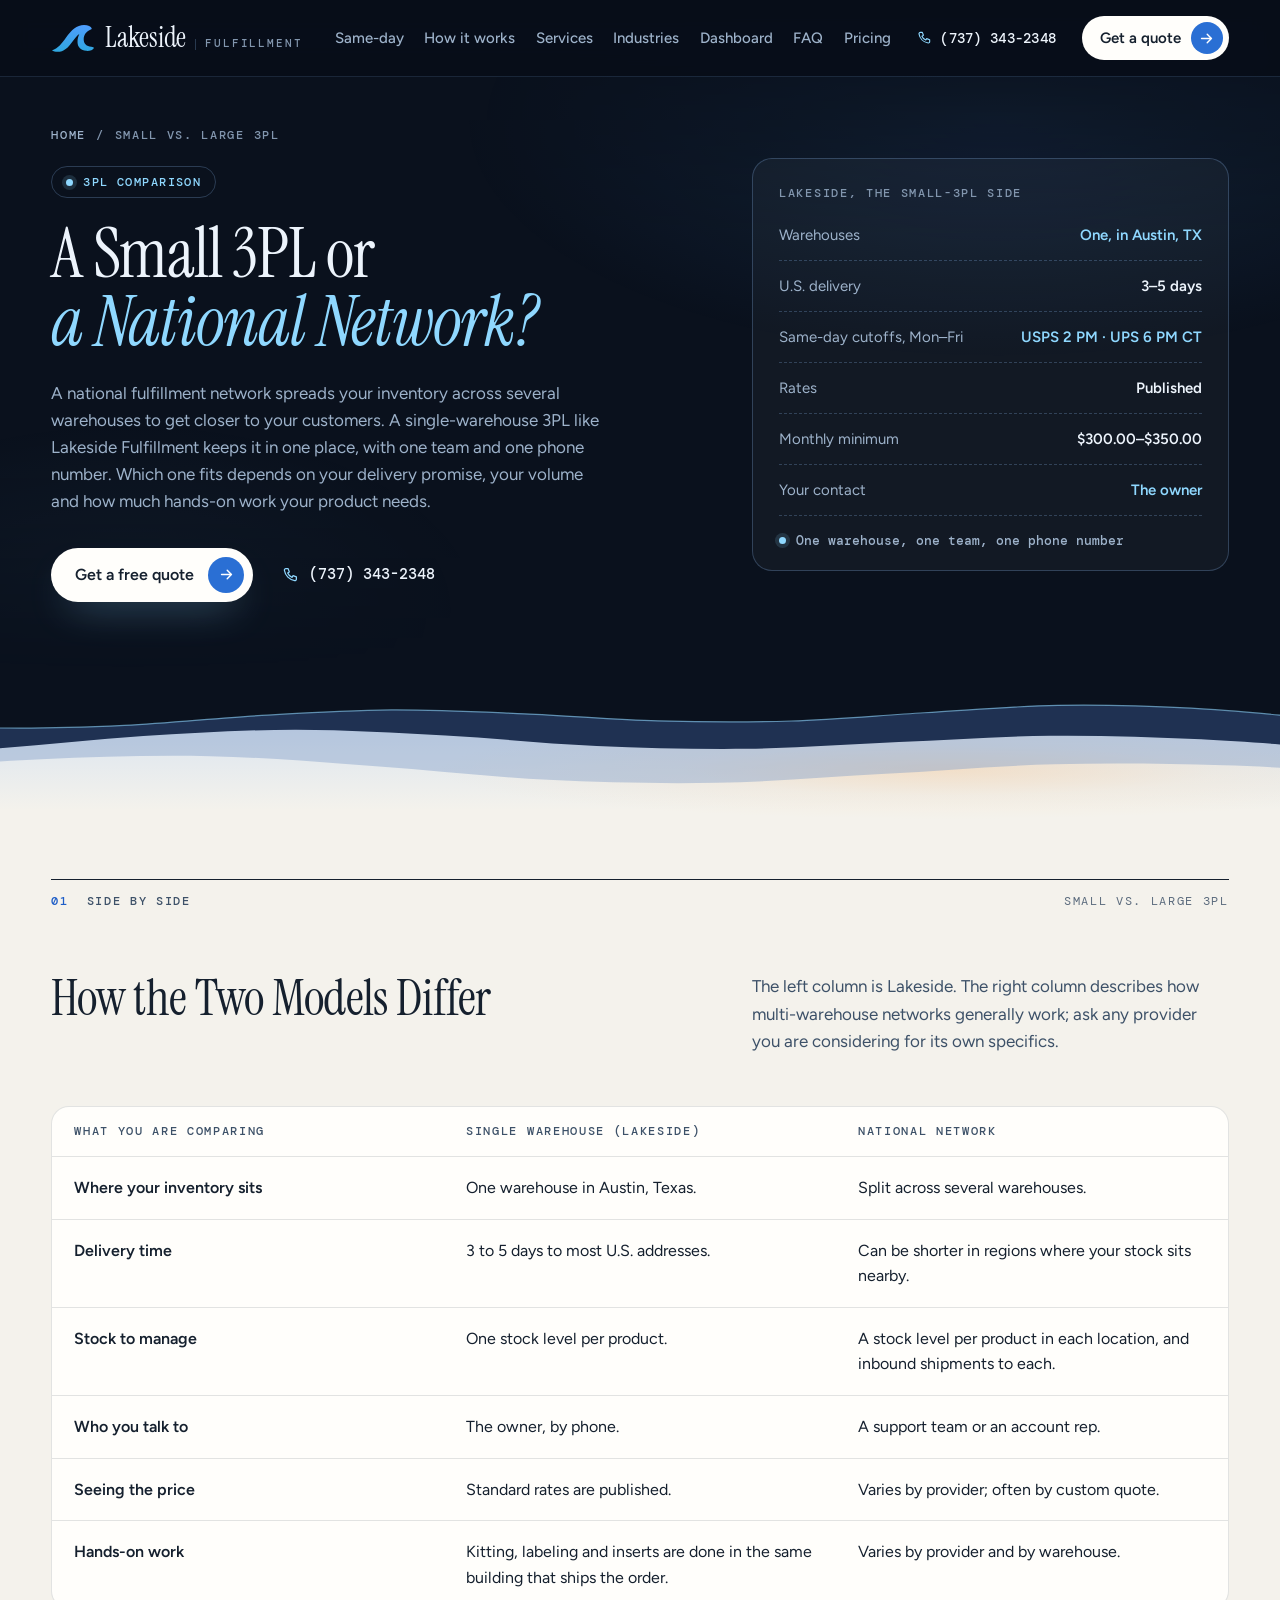
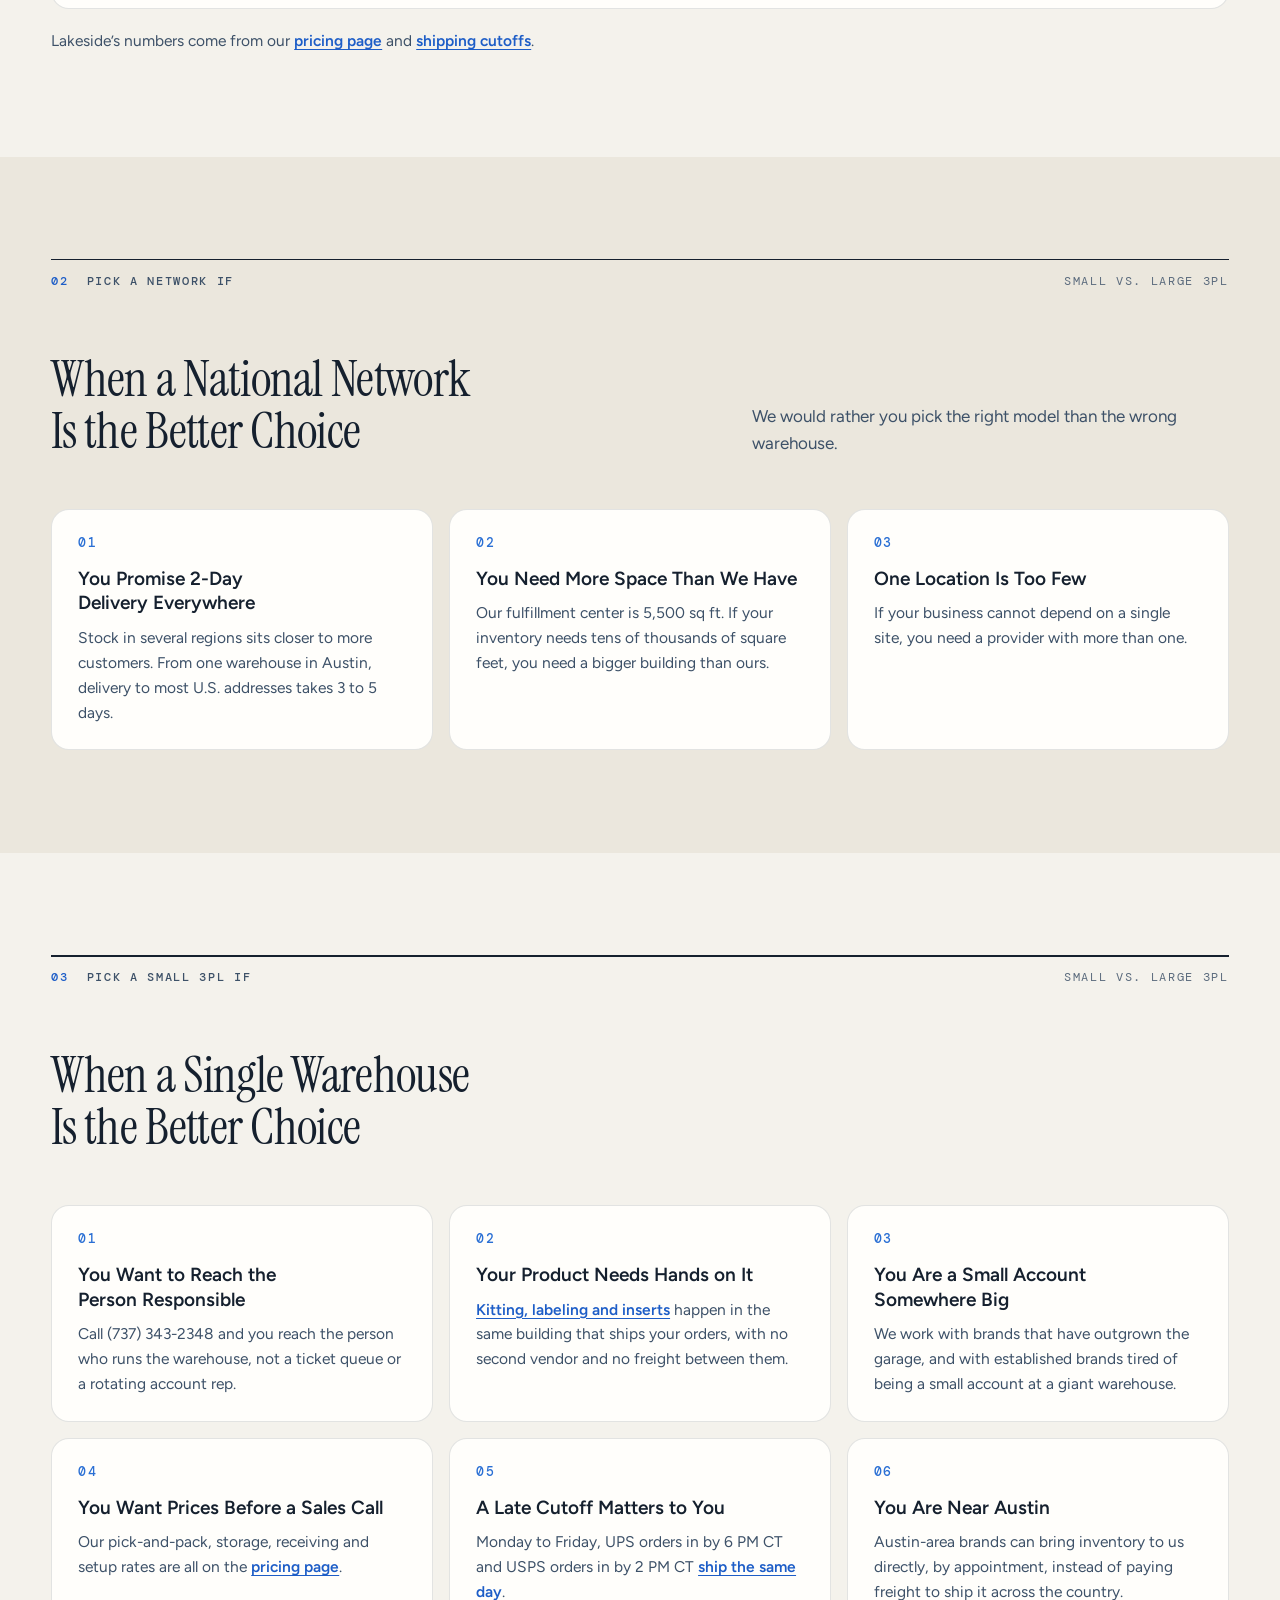
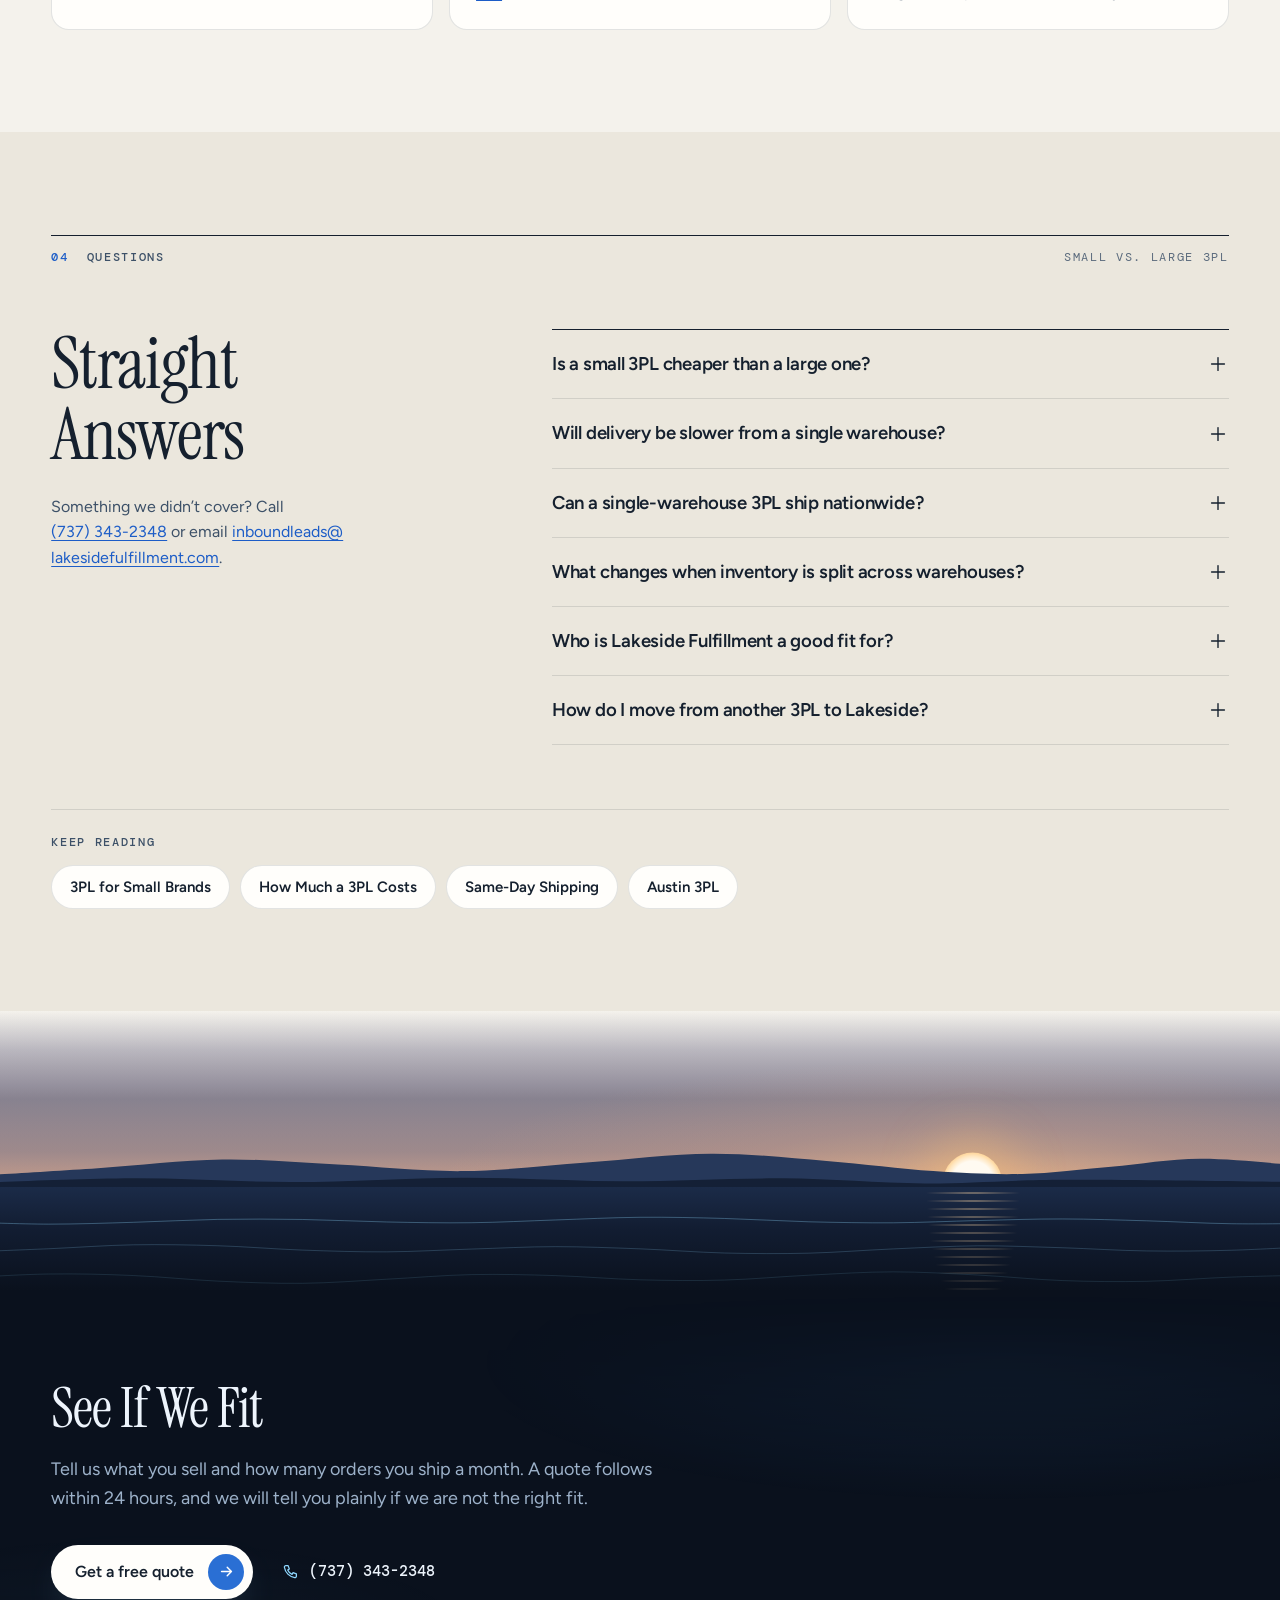
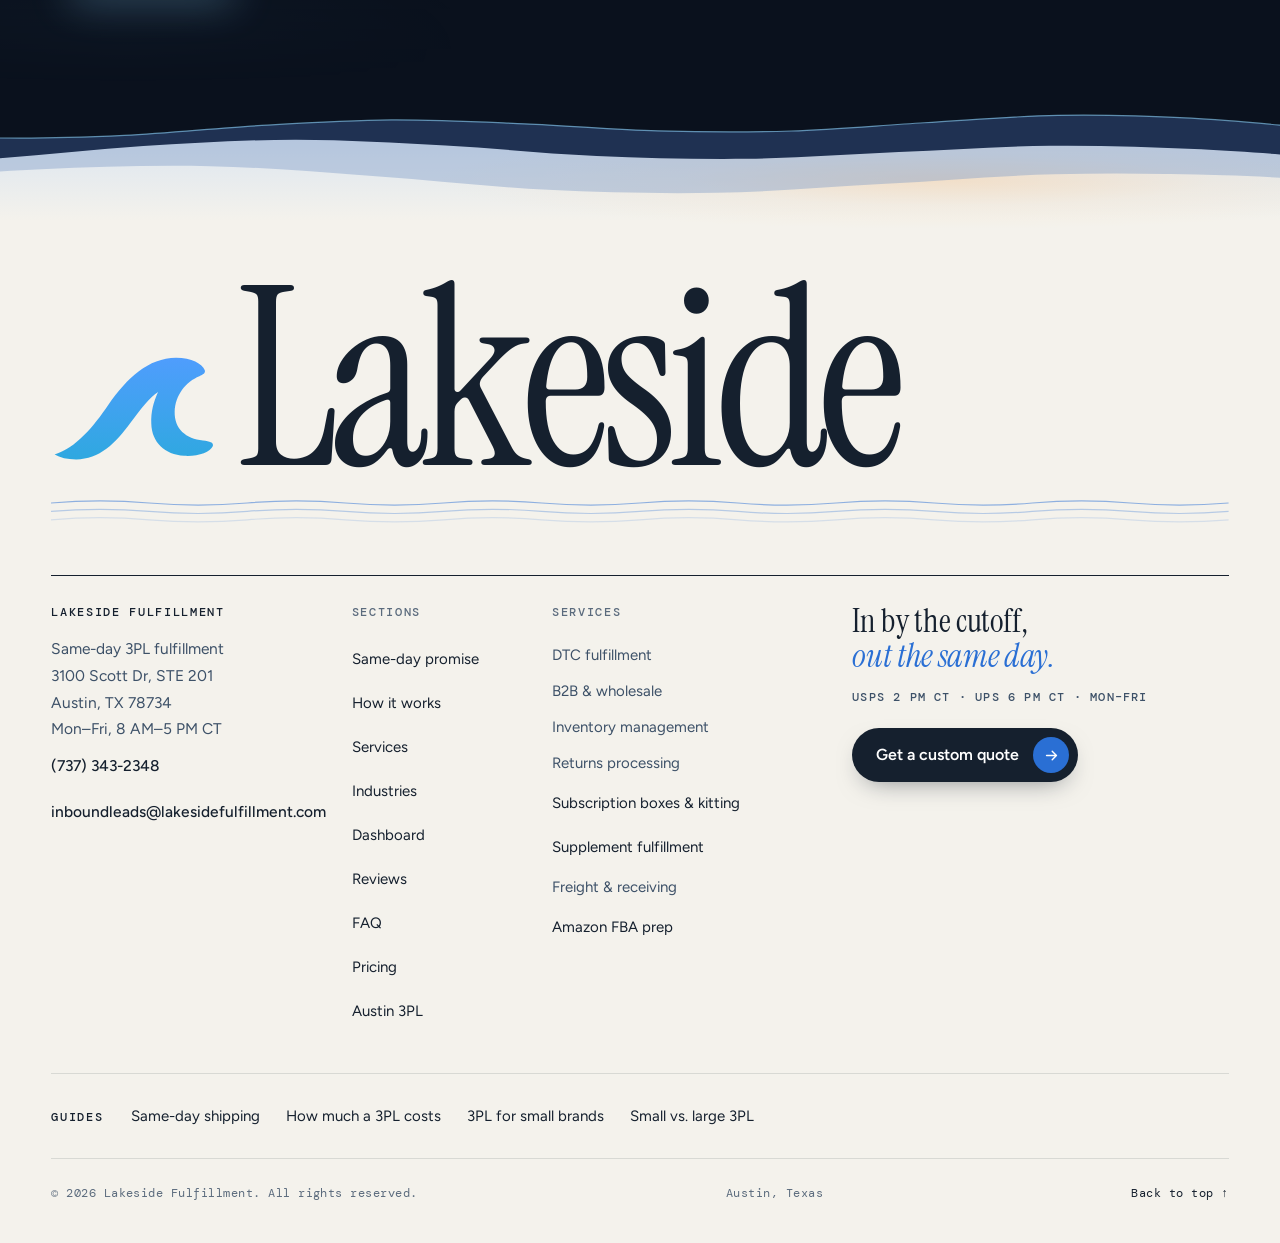
<file: small-vs-large-3pl/index.html>
<!DOCTYPE html>
<html lang="en" class="on-night">
<head>
<meta charset="utf-8">
<meta name="viewport" content="width=device-width, initial-scale=1, viewport-fit=cover">
<title>Small 3PL vs. Large 3PL: Which Fits Your Brand? | Lakeside</title>
<meta name="description" content="An honest comparison of an owner-run, single-warehouse 3PL and a national fulfillment network: delivery time, pricing, support and when each one fits.">
<link rel="canonical" href="https://lakesidefulfillment.com/small-vs-large-3pl/">
<meta name="theme-color" content="#0a111d">
<link rel="icon" type="image/png" sizes="64x64" href="/assets/lakeside-wave-64.png">
<link rel="icon" type="image/png" sizes="192x192" href="/assets/lakeside-wave-192.png">
<link rel="apple-touch-icon" href="/assets/lakeside-wave-192.png">
<meta property="og:type" content="website">
<meta property="og:site_name" content="Lakeside Fulfillment">
<meta property="og:title" content="Small 3PL vs. Large 3PL: Which Fits Your Brand? | Lakeside">
<meta property="og:description" content="An honest comparison of an owner-run, single-warehouse 3PL and a national fulfillment network: delivery time, pricing, support and when each one fits.">
<meta property="og:url" content="https://lakesidefulfillment.com/small-vs-large-3pl/">
<meta property="og:image" content="https://lakesidefulfillment.com/assets/og-card.png">
<meta property="og:image:width" content="1200">
<meta property="og:image:height" content="630">
<meta property="og:image:alt" content="Lakeside Fulfillment, same-day 3PL in Austin, Texas. USPS cutoff 2 PM CT, UPS cutoff 6 PM CT, Monday to Friday.">
<meta property="og:locale" content="en_US">
<meta name="twitter:card" content="summary_large_image">
<meta name="twitter:title" content="Small 3PL vs. Large 3PL: Which Fits Your Brand? | Lakeside">
<meta name="twitter:description" content="An honest comparison of an owner-run, single-warehouse 3PL and a national fulfillment network: delivery time, pricing, support and when each one fits.">
<meta name="twitter:image" content="https://lakesidefulfillment.com/assets/og-card.png">
<meta name="twitter:image:alt" content="Lakeside Fulfillment, same-day 3PL in Austin, Texas. USPS cutoff 2 PM CT, UPS cutoff 6 PM CT, Monday to Friday.">
<!-- Structured data: #business is the same entity as the homepage's; FAQPage text mirrors the visible FAQ word for word, so edit both together -->
<script type="application/ld+json">{"@context": "https://schema.org", "@graph": [{"@type": "LocalBusiness", "@id": "https://lakesidefulfillment.com/#business", "name": "Lakeside Fulfillment", "url": "https://lakesidefulfillment.com/", "telephone": "+1-737-343-2348", "address": {"@type": "PostalAddress", "streetAddress": "3100 Scott Dr, STE 201", "addressLocality": "Austin", "addressRegion": "TX", "postalCode": "78734", "addressCountry": "US"}}, {"@type": "WebPage", "@id": "https://lakesidefulfillment.com/small-vs-large-3pl/#webpage", "url": "https://lakesidefulfillment.com/small-vs-large-3pl/", "name": "Small 3PL vs. large 3PL network: which fits your brand?", "description": "An honest comparison of an owner-run, single-warehouse 3PL and a national fulfillment network: delivery time, pricing, support and when each one fits.", "isPartOf": {"@id": "https://lakesidefulfillment.com/#website"}, "about": {"@id": "https://lakesidefulfillment.com/#business"}, "inLanguage": "en-US", "dateModified": "2026-11-17"}, {"@type": "FAQPage", "@id": "https://lakesidefulfillment.com/small-vs-large-3pl/#faq", "mainEntity": [{"@type": "Question", "name": "Is a small 3PL cheaper than a large one?", "acceptedAnswer": {"@type": "Answer", "text": "It depends on your product and your order volume, so compare like for like. Lakeside publishes its pick-and-pack, storage, receiving and setup rates, so you can put them next to any other quote line by line."}}, {"@type": "Question", "name": "Will delivery be slower from a single warehouse?", "acceptedAnswer": {"@type": "Answer", "text": "It can be. From our warehouse in Austin, Texas, most U.S. addresses receive orders in 3 to 5 days. A network with stock near the customer can deliver faster in some regions."}}, {"@type": "Question", "name": "Can a single-warehouse 3PL ship nationwide?", "acceptedAnswer": {"@type": "Answer", "text": "Yes. We ship across the U.S. from Austin, Texas, a central location, and delivery takes 3 to 5 days."}}, {"@type": "Question", "name": "What changes when inventory is split across warehouses?", "acceptedAnswer": {"@type": "Answer", "text": "You hold stock in more than one place, so there is a stock level to watch in each location and an inbound shipment to send to each."}}, {"@type": "Question", "name": "Who is Lakeside Fulfillment a good fit for?", "acceptedAnswer": {"@type": "Answer", "text": "Direct-to-consumer brands that have outgrown the garage or the spare room, and established brands that are tired of being a small account at a giant warehouse."}}, {"@type": "Question", "name": "How do I move from another 3PL to Lakeside?", "acceptedAnswer": {"@type": "Answer", "text": "Request a quote and we send pricing within 24 hours, with no commitment. Onboarding can take as little as 2 weeks. Your inventory is counted, inspected and put away when it arrives at our Austin warehouse."}}]}, {"@type": "BreadcrumbList", "@id": "https://lakesidefulfillment.com/small-vs-large-3pl/#breadcrumb", "itemListElement": [{"@type": "ListItem", "position": 1, "name": "Home", "item": "https://lakesidefulfillment.com/"}, {"@type": "ListItem", "position": 2, "name": "Small vs. Large 3PL", "item": "https://lakesidefulfillment.com/small-vs-large-3pl/"}]}]}</script>
<!-- Google tag (gtag.js): GA4 G-BYE6PHLJ33 (Nick, 11-12), on every page -->
<script async src="https://www.googletagmanager.com/gtag/js?id=G-BYE6PHLJ33"></script>
<script>
  window.dataLayer = window.dataLayer || [];
  function gtag(){dataLayer.push(arguments);}
  gtag('js', new Date());
  gtag('config', 'G-BYE6PHLJ33');
</script>
<link rel="preconnect" href="https://fonts.googleapis.com">
<link rel="preconnect" href="https://fonts.gstatic.com" crossorigin>
<link rel="stylesheet" href="https://fonts.googleapis.com/css2?family=DM+Mono:wght@400;500&family=Figtree:wght@400;500;600;700&family=Instrument+Serif:ital@0;1&display=swap">
<link rel="stylesheet" href="/assets/site.css">
</head>
<body class="subpage lp">
<a class="skip" href="#main">Skip to content</a>

<svg class="sprite" aria-hidden="true" focusable="false" width="0" height="0">
  <defs>
    <linearGradient id="wave-g" x1="0" y1="0" x2="0" y2="1"><stop offset="0" stop-color="#4f9dfd"/><stop offset="1" stop-color="#2fa8e0"/></linearGradient>
    <symbol id="wave" viewBox="72 134 370 242"><path fill="url(#wave-g)" d="M80 357C128 342 166 296 200 246C242 186 288 143 350 142C385 142 408 155 414 170C416 176 410 180 402 183C372 195 348 225 347 262C346 300 372 322 410 326C425 328 434 330 432 338C426 352 398 362 368 360C325 357 296 330 295 288C294 262 300 240 310 218C292 230 272 255 250 285C215 333 180 368 128 368C108 368 92 364 80 357Z"/></symbol>
    <symbol id="i-arrow" viewBox="0 0 24 24"><path d="M5 12h14M13 6l6 6-6 6"/></symbol>
    <symbol id="i-ext" viewBox="0 0 24 24"><path d="M7 17 17 7M9 7h8v8"/></symbol>
    <symbol id="i-phone" viewBox="0 0 24 24"><path d="M6.5 3.5h3l1.6 4.4-2.2 1.4a11 11 0 0 0 5.8 5.8l1.4-2.2 4.4 1.6v3a2 2 0 0 1-2.2 2A16.5 16.5 0 0 1 4.5 5.7a2 2 0 0 1 2-2.2z"/></symbol>
    <symbol id="i-mail" viewBox="0 0 24 24"><rect x="3.5" y="5.5" width="17" height="13" rx="2"/><path d="m4 7 8 6 8-6"/></symbol>
    <symbol id="i-check" viewBox="0 0 24 24"><path d="m5 12.5 4.2 4.2L19 7"/></symbol>
    <symbol id="i-plus" viewBox="0 0 24 24"><path d="M12 5v14M5 12h14"/></symbol>
    <symbol id="i-menu" viewBox="0 0 24 24"><path d="M4 9h16M4 15h16"/></symbol>
    <symbol id="i-close" viewBox="0 0 24 24"><path d="M6 6l12 12M18 6 6 18"/></symbol>
    <symbol id="i-receive" viewBox="0 0 32 32"><path d="M16 4v13M11 12l5 5 5-5M5 17v9h22v-9M5 21h6l1.5 2h7l1.5-2h6"/></symbol>
    <symbol id="i-store" viewBox="0 0 32 32"><path d="M5 4v24M27 4v24M5 11h22M5 19h22M5 27h22M8 7h6v4H8zM17 14h7v5h-7zM9 22h5v5H9z"/></symbol>
    <symbol id="i-pack" viewBox="0 0 32 32"><path d="M4 10 16 5l12 5-12 5zM4 10v12l12 6 12-6V10M16 15v13M10 7.5l12 5v4"/></symbol>
    <symbol id="i-truck" viewBox="0 0 32 32"><path d="M3 8h16v14H3zM19 12h5l4 5v5h-9M7 25.5a2.5 2.5 0 1 0 0-.01M22 25.5a2.5 2.5 0 1 0 0-.01"/></symbol>
    <symbol id="i-track" viewBox="0 0 32 32"><path d="M4 5v22h24M8 20l5-6 4 4 7-9"/><circle cx="24" cy="9" r="1.6"/></symbol>
    <symbol id="c-bottle" viewBox="0 0 24 24"><path d="M7.5 2.5h9v3.5h-9zM6.5 6h11v13.5a2 2 0 0 1-2 2h-7a2 2 0 0 1-2-2zM6.5 10.5h11v6h-11"/></symbol>
    <symbol id="c-beauty" viewBox="0 0 24 24"><path d="M10.5 2.5h3v4h-3zM9 6.5h6l1 3v10.5a1.5 1.5 0 0 1-1.5 1.5h-5A1.5 1.5 0 0 1 8 20V9.5zM8 13h8"/></symbol>
    <symbol id="c-food" viewBox="0 0 24 24"><path d="M6 6h12l-1.4 14a1.5 1.5 0 0 1-1.5 1.4H8.9a1.5 1.5 0 0 1-1.5-1.4zM6.4 10h11.2M9 2.5c0 1.2 1 1.3 1 2.5M13 2.5c0 1.2 1 1.3 1 2.5"/></symbol>
    <symbol id="c-apparel" viewBox="0 0 24 24"><path d="M9 3.5 3.5 6.5l2 4 2.5-1.2V20.5h8V9.3l2.5 1.2 2-4L15 3.5a3 3 0 0 1-6 0z"/></symbol>
    <symbol id="c-pet" viewBox="0 0 24 24"><path d="M8 16.5c0-2.4 1.8-4.5 4-4.5s4 2.1 4 4.5-1.8 4-4 4-4-1.6-4-4z"/><circle cx="5.5" cy="11" r="1.8"/><circle cx="9.2" cy="6.5" r="1.8"/><circle cx="14.8" cy="6.5" r="1.8"/><circle cx="18.5" cy="11" r="1.8"/></symbol>
    <symbol id="c-other" viewBox="0 0 24 24"><path d="m12 3 8.5 4.5v9L12 21l-8.5-4.5v-9zM3.5 7.5 12 12l8.5-4.5M12 12v9"/></symbol>
    <symbol id="i-snow" viewBox="0 0 24 24"><path d="M12 3v18M4.2 7.5l15.6 9M4.2 16.5l15.6-9M9.5 4.5 12 6l2.5-1.5M9.5 19.5 12 18l2.5 1.5"/></symbol>
  </defs>
</svg>

<header class="hdr" id="hdr">
  <div class="wrap hdr-in">
    <a class="brand" href="/" aria-label="Lakeside Fulfillment — home">
      <svg class="mark" width="44" height="29" aria-hidden="true"><use href="#wave"/></svg>
      <span class="wm"><span class="wm-1">Lakeside</span><span class="wm-2">Fulfillment</span></span>
    </a>
    <nav class="nav" aria-label="Primary">
      <ul>
        <li><a href="/#promise">Same-day</a></li>
        <li><a href="/#how">How it works</a></li>
        <li><a href="/#services">Services</a></li>
        <li><a href="/#industries">Industries</a></li>
        <li><a href="/#visibility">Dashboard</a></li>
        <li><a href="/#faq">FAQ</a></li>
        <li><a href="/pricing/">Pricing</a></li>
      </ul>
    </nav>
    <a class="hdr-tel" href="tel:+17373432348"><svg class="ic" aria-hidden="true"><use href="#i-phone"/></svg>(737) 343-2348</a>
    <a class="btn btn-ink btn-sm hdr-cta" href="/quote/?from=small-vs-large-3pl">Get a quote<span class="chip" aria-hidden="true"><svg class="ic"><use href="#i-arrow"/></svg></span></a>
    <a class="menu-btn" id="menu-btn" href="#site-map" aria-controls="sheet" aria-expanded="false"><span>Menu</span><svg class="ic" aria-hidden="true"><use href="#i-menu"/></svg></a>
  </div>
</header>

<div class="sheet" id="sheet" role="dialog" aria-modal="true" aria-label="Site menu" hidden>
  <div class="sheet-top">
    <a class="brand" href="/" data-close><svg class="mark" width="44" height="29" aria-hidden="true"><use href="#wave"/></svg><span class="wm"><span class="wm-1">Lakeside</span><span class="wm-2">Fulfillment</span></span></a>
    <button class="sheet-x" type="button" data-close aria-label="Close menu"><svg class="ic" aria-hidden="true"><use href="#i-close"/></svg></button>
  </div>
  <nav aria-label="Menu">
  <ol class="sheet-nav">
    <li style="--i:0"><a href="/#promise" data-close><span>01</span>Same-day promise</a></li>
    <li style="--i:1"><a href="/#how" data-close><span>02</span>How it works</a></li>
    <li style="--i:2"><a href="/#services" data-close><span>03</span>Services</a></li>
    <li style="--i:3"><a href="/#industries" data-close><span>04</span>Industries</a></li>
    <li style="--i:4"><a href="/#visibility" data-close><span>05</span>Dashboard</a></li>
    <li style="--i:5"><a href="/#reviews" data-close><span>06</span>Reviews</a></li>
    <li style="--i:6"><a href="/#faq" data-close><span>07</span>FAQ</a></li>
    <li style="--i:7"><a href="/pricing/" data-close><span>08</span>Pricing</a></li>
  </ol>
  </nav>
  <div class="sheet-foot">
    <a class="btn btn-ink btn-block" href="/quote/?from=small-vs-large-3pl" data-close>Get a custom quote<span class="chip" aria-hidden="true"><svg class="ic"><use href="#i-arrow"/></svg></span></a>
    <div class="sheet-contact">
      <a href="tel:+17373432348"><svg class="ic" aria-hidden="true"><use href="#i-phone"/></svg>(737) 343-2348</a>
      <a href="mailto:inboundleads@lakesidefulfillment.com"><svg class="ic" aria-hidden="true"><use href="#i-mail"/></svg><span>inboundleads@<wbr>lakesidefulfillment.com</span></a>
    </div>
    <p class="mono-s">Same-day 3PL · Austin, Texas</p>
  </div>
</div>

<main id="main">

<section class="night lp-hero" aria-labelledby="lp-h">
  <div class="wrap lp-hero-in">
    <div class="lp-hero-copy">
      <nav class="lp-crumbs" aria-label="Breadcrumb"><a href="/">Home</a><span aria-hidden="true">/</span><span aria-current="page">Small vs. Large 3PL</span></nav>
      <p class="lp-badge">3PL comparison</p>
      <h1 id="lp-h" class="display lp-h">A Small 3PL or <br><em>a National Network?</em></h1>
      <p class="lp-sub">A national fulfillment network spreads your inventory across several warehouses to get closer to your customers. A single-warehouse 3PL like Lakeside Fulfillment keeps it in one place, with one team and one phone number. Which one fits depends on your delivery promise, your volume and how much hands-on work your product needs.</p>
      <div class="lp-actions"><a class="btn btn-ice" href="/quote/?from=small-vs-large-3pl">Get a free quote<span class="chip" aria-hidden="true"><svg class="ic"><use href="#i-arrow"/></svg></span></a><a class="lp-call" href="tel:+17373432348"><svg class="ic" aria-hidden="true"><use href="#i-phone"/></svg>(737) 343-2348</a></div>
    </div>
    <aside class="lp-board" aria-label="Lakeside, the small-3PL side">
      <p class="lp-board-k">Lakeside, the small-3PL side</p>
      <dl>
        <div class="lp-row"><dt>Warehouses</dt><dd class="sky">One, in Austin, TX</dd></div>
        <div class="lp-row"><dt>U.S. delivery</dt><dd>3&ndash;5 days</dd></div>
        <div class="lp-row"><dt>Same-day cutoffs, Mon&ndash;Fri</dt><dd class="green"><span class="nowrap">USPS 2 PM</span> &middot; <span class="nowrap">UPS 6 PM CT</span></dd></div>
        <div class="lp-row"><dt>Rates</dt><dd>Published</dd></div>
        <div class="lp-row"><dt>Monthly minimum</dt><dd>$300.00&ndash;$350.00</dd></div>
        <div class="lp-row"><dt>Your contact</dt><dd class="green">The owner</dd></div>
      </dl>
      <p class="lp-board-f"><span class="lp-dot" aria-hidden="true"></span>One warehouse, one team, one phone number</p>
    </aside>
  </div>
</section>

<!-- dawn: night into day -->
<div class="sky dawn" data-edge=".5" aria-hidden="true" data-play><div class="d-light"></div><div class="d-glow"></div><svg class="d-waves" viewBox="0 0 1440 120" preserveAspectRatio="none" aria-hidden="true" focusable="false"><g class="w3"><path class="w-drift" d="M-160 88.9C-128.3 86.9 -33.3 79.5 30 76.9C93.3 74.4 156.7 72.5 220 73.8C283.3 75 346.7 80.3 410 84.4C473.3 88.5 536.7 95.5 600 98.4C663.3 101.2 726.7 102.6 790 101.5C853.3 100.5 916.7 95.3 980 92.1C1043.3 88.9 1106.7 83.7 1170 82.2C1233.3 80.7 1296.7 81.5 1360 83.2C1423.3 84.9 1518.3 90.9 1550 92.4L1550 -20H-160Z"/></g><g class="w2"><path class="w-drift" d="M-160 77C-131.7 75.9 -46.7 73.8 10 70.5C66.7 67.2 123.3 60.5 180 57.2C236.7 53.9 293.3 50.7 350 50.6C406.7 50.5 463.3 53.9 520 56.7C576.7 59.6 633.3 65.2 690 67.5C746.7 69.8 803.3 71.1 860 70.5C916.7 69.8 973.3 65.8 1030 63.5C1086.7 61.2 1143.3 57.4 1200 56.9C1256.7 56.4 1313.3 58.1 1370 60.6C1426.7 63.1 1511.7 69.9 1540 71.8L1540 -20H-160Z"/></g><g class="w1"><path d="M-160 43.1C-135 44.6 -60 50.9 -10 51.9C40 53 90 51.5 140 49.4C190 47.3 240 42 290 39.3C340 36.6 390 33.7 440 33.3C490 33 540 35.4 590 37.3C640 39.1 690 43.4 740 44.6C790 45.9 840 46.2 890 44.8C940 43.4 990 38.9 1040 36.2C1090 33.5 1140 29.3 1190 28.5C1240 27.7 1290 29 1340 31.4C1390 33.8 1465 41 1490 43L1490 -20H-160Z"/><path class="w-foam" d="M-160 43.1C-135 44.6 -60 50.9 -10 51.9C40 53 90 51.5 140 49.4C190 47.3 240 42 290 39.3C340 36.6 390 33.7 440 33.3C490 33 540 35.4 590 37.3C640 39.1 690 43.4 740 44.6C790 45.9 840 46.2 890 44.8C940 43.4 990 38.9 1040 36.2C1090 33.5 1140 29.3 1190 28.5C1240 27.7 1290 29 1340 31.4C1390 33.8 1465 41 1490 43"/></g></svg></div>

<section class="sec lp-sec" aria-labelledby="lp-s1">
  <div class="wrap">
    <div class="runhead"><span>01</span><span>Side by Side</span><span class="rh-r">Small vs. Large 3PL</span></div>
    <div class="lp-head"><h2 id="lp-s1" class="lp-title">How the Two Models Differ</h2><p class="lp-lede">The left column is Lakeside. The right column describes how multi-warehouse networks generally work; ask any provider you are considering for its own specifics.</p></div>
    <div class="lp-table-wrap">
    <table class="lp-table cmp"><thead><tr><th>What you are comparing</th><th>Single warehouse (Lakeside)</th><th>National network</th></tr></thead><tbody><tr><td>Where your inventory sits</td><td data-l="Single warehouse (Lakeside)">One warehouse in Austin, Texas.</td><td data-l="National network">Split across several warehouses.</td></tr><tr><td>Delivery time</td><td data-l="Single warehouse (Lakeside)">3 to 5 days to most U.S. addresses.</td><td data-l="National network">Can be shorter in regions where your stock sits nearby.</td></tr><tr><td>Stock to manage</td><td data-l="Single warehouse (Lakeside)">One stock level per product.</td><td data-l="National network">A stock level per product in each location, and inbound shipments to each.</td></tr><tr><td>Who you talk to</td><td data-l="Single warehouse (Lakeside)">The owner, by phone.</td><td data-l="National network">A support team or an account rep.</td></tr><tr><td>Seeing the price</td><td data-l="Single warehouse (Lakeside)">Standard rates are published.</td><td data-l="National network">Varies by provider; often by custom quote.</td></tr><tr><td>Hands-on work</td><td data-l="Single warehouse (Lakeside)">Kitting, labeling and inserts are done in the same building that ships the order.</td><td data-l="National network">Varies by provider and by warehouse.</td></tr></tbody></table></div><p class="lp-note">Lakeside&rsquo;s numbers come from our <a href="/pricing/">pricing page</a> and <a href="/same-day-shipping/">shipping cutoffs</a>.</p>
  </div>
</section>

<section class="sec lp-sec alt" aria-labelledby="lp-s2">
  <div class="wrap">
    <div class="runhead"><span>02</span><span>Pick a Network If</span><span class="rh-r">Small vs. Large 3PL</span></div>
    <div class="lp-head"><h2 id="lp-s2" class="lp-title">When a National Network Is the Better Choice</h2><p class="lp-lede">We would rather you pick the right model than the wrong warehouse.</p></div>
    <ul class="lp-cards"><li class="lp-card"><span class="lp-n">01</span><h3>You Promise 2-Day Delivery Everywhere</h3><p>Stock in several regions sits closer to more customers. From one warehouse in Austin, delivery to most U.S. addresses takes 3 to 5 days.</p></li><li class="lp-card"><span class="lp-n">02</span><h3>You Need More Space Than We Have</h3><p>Our fulfillment center is 5,500 sq ft. If your inventory needs tens of thousands of square feet, you need a bigger building than ours.</p></li><li class="lp-card"><span class="lp-n">03</span><h3>One Location Is Too Few</h3><p>If your business cannot depend on a single site, you need a provider with more than one.</p></li></ul>
  </div>
</section>

<section class="sec lp-sec" aria-labelledby="lp-s3">
  <div class="wrap">
    <div class="runhead"><span>03</span><span>Pick a Small 3PL If</span><span class="rh-r">Small vs. Large 3PL</span></div>
    <div class="lp-head"><h2 id="lp-s3" class="lp-title">When a Single Warehouse Is the Better Choice</h2></div>
    <ul class="lp-cards"><li class="lp-card"><span class="lp-n">01</span><h3>You Want to Reach the Person Responsible</h3><p>Call (737) 343-2348 and you reach the person who runs the warehouse, not a ticket queue or a rotating account rep.</p></li><li class="lp-card"><span class="lp-n">02</span><h3>Your Product Needs Hands on It</h3><p><a href="/kitting-assembly/">Kitting, labeling and inserts</a> happen in the same building that ships your orders, with no second vendor and no freight between them.</p></li><li class="lp-card"><span class="lp-n">03</span><h3>You Are a Small Account Somewhere Big</h3><p>We work with brands that have outgrown the garage, and with established brands tired of being a small account at a giant warehouse.</p></li><li class="lp-card"><span class="lp-n">04</span><h3>You Want Prices Before a Sales Call</h3><p>Our pick-and-pack, storage, receiving and setup rates are all on the <a href="/pricing/">pricing page</a>.</p></li><li class="lp-card"><span class="lp-n">05</span><h3>A Late Cutoff Matters to You</h3><p>Monday to Friday, UPS orders in by 6 PM CT and USPS orders in by 2 PM CT <a href="/same-day-shipping/">ship the same day</a>.</p></li><li class="lp-card"><span class="lp-n">06</span><h3>You Are Near Austin</h3><p>Austin-area brands can bring inventory to us directly, by appointment, instead of paying freight to ship it across the country.</p></li></ul>
  </div>
</section>

<section class="sec lp-sec alt faq" aria-labelledby="lp-s4">
  <div class="wrap">
    <div class="runhead"><span>04</span><span>Questions</span><span class="rh-r">Small vs. Large 3PL</span></div>
    <div class="faq-grid">
      <div class="faq-head">
        <h2 id="lp-s4" class="display">Straight Answers</h2>
        <p>Something we didn’t cover? Call <a href="tel:+17373432348">(737) 343-2348</a> or email <a href="mailto:inboundleads@lakesidefulfillment.com">inboundleads@<wbr>lakesidefulfillment.com</a>.</p>
      </div>
      <div class="qa">
        <details><summary><span>Is a small 3PL cheaper than a large one?</span><svg class="ic pm" aria-hidden="true"><use href="#i-plus"/></svg></summary><div class="ans"><p>It depends on your product and your order volume, so compare like for like. Lakeside publishes its pick-and-pack, storage, receiving and setup rates, so you can put them next to any other quote line by line.</p></div></details>
        <details><summary><span>Will delivery be slower from a single warehouse?</span><svg class="ic pm" aria-hidden="true"><use href="#i-plus"/></svg></summary><div class="ans"><p>It can be. From our warehouse in Austin, Texas, most U.S. addresses receive orders in 3 to 5 days. A network with stock near the customer can deliver faster in some regions.</p></div></details>
        <details><summary><span>Can a single-warehouse 3PL ship nationwide?</span><svg class="ic pm" aria-hidden="true"><use href="#i-plus"/></svg></summary><div class="ans"><p>Yes. We ship across the U.S. from Austin, Texas, a central location, and delivery takes 3 to 5 days.</p></div></details>
        <details><summary><span>What changes when inventory is split across warehouses?</span><svg class="ic pm" aria-hidden="true"><use href="#i-plus"/></svg></summary><div class="ans"><p>You hold stock in more than one place, so there is a stock level to watch in each location and an inbound shipment to send to each.</p></div></details>
        <details><summary><span>Who is Lakeside Fulfillment a good fit for?</span><svg class="ic pm" aria-hidden="true"><use href="#i-plus"/></svg></summary><div class="ans"><p>Direct-to-consumer brands that have outgrown the garage or the spare room, and established brands that are tired of being a small account at a giant warehouse.</p></div></details>
        <details><summary><span>How do I move from another 3PL to Lakeside?</span><svg class="ic pm" aria-hidden="true"><use href="#i-plus"/></svg></summary><div class="ans"><p>Request a quote and we send pricing within 24 hours, with no commitment. Onboarding can take as little as 2 weeks. Your inventory is counted, inspected and put away when it arrives at our Austin warehouse.</p></div></details>
      </div>
    </div>
    <div class="lp-related"><p>Keep reading</p><ul><li><a href="/small-business-3pl/">3PL for Small Brands</a></li><li><a href="/3pl-cost/">How Much a 3PL Costs</a></li><li><a href="/same-day-shipping/">Same-Day Shipping</a></li><li><a href="/austin-3pl/">Austin 3PL</a></li></ul></div>
  </div>
</section>

<!-- dusk: day into night -->
<div class="sky dusk" data-edge=".1" aria-hidden="true" data-play><div class="s-sky"></div><div class="s-dark"></div><div class="s-glow"></div><svg class="s-stars" viewBox="0 0 1440 200" preserveAspectRatio="xMidYMid slice" aria-hidden="true" focusable="false"><circle cx="20.1" cy="142.7" r="0.9"/><circle class="st-tw" cx="314.8" cy="107.5" r="1.2"/><circle cx="481" cy="111.6" r="1.4"/><circle class="st-tw" cx="780" cy="99.6" r="1.3"/><circle cx="1163.5" cy="31.7" r="1"/><circle class="st-tw" cx="1011.1" cy="102" r="0.7"/><circle cx="977.5" cy="63.9" r="1.6"/><circle class="st-tw" cx="1150.4" cy="17.8" r="1.2"/><circle cx="1312.4" cy="100.3" r="1.3"/><circle class="st-tw" cx="828.4" cy="141.1" r="1.6"/><circle cx="541.1" cy="44.2" r="1.5"/><circle class="st-tw" cx="485.2" cy="21" r="0.9"/><circle cx="619.9" cy="38.7" r="1.6"/><circle class="st-tw" cx="800.3" cy="107.5" r="1.6"/><circle cx="102.1" cy="35.8" r="1.2"/><circle class="st-tw" cx="732.3" cy="56.8" r="0.8"/><circle cx="1292.6" cy="11.4" r="1"/><circle class="st-tw" cx="501.8" cy="96.2" r="1.6"/><circle cx="740.8" cy="22.5" r="1"/><circle class="st-tw" cx="417" cy="48.4" r="1.1"/><circle cx="485.6" cy="74" r="1.3"/><circle class="st-tw" cx="346.5" cy="140" r="1.1"/><circle cx="1228.2" cy="91.1" r="1.3"/><circle class="st-tw" cx="742.7" cy="69.7" r="1.4"/><circle cx="1335.4" cy="53.1" r="1.4"/><circle class="st-tw" cx="371.6" cy="83" r="1"/><circle cx="482.8" cy="52.3" r="1.5"/><circle class="st-tw" cx="1248.6" cy="16.6" r="1.5"/><circle cx="128.8" cy="54.6" r="0.8"/><circle class="st-tw" cx="129" cy="157.3" r="0.8"/><circle cx="905.3" cy="20.1" r="1.1"/><circle class="st-tw" cx="850.1" cy="19.4" r="1.6"/><circle cx="1258.4" cy="137" r="1.6"/><circle class="st-tw" cx="1290.9" cy="113.2" r="0.9"/></svg><div class="s-sun"></div><svg class="s-hills" viewBox="0 0 1440 60" preserveAspectRatio="none" aria-hidden="true" focusable="false"><path class="s-far" d="M-20 42C1.7 40.3 65 35.7 110 32C155 28.3 205 20.8 250 20C295 19.2 335 24.3 380 27C425 29.7 473.3 36.5 520 36C566.7 35.5 613.3 28 660 24C706.7 20 755 12.3 800 12C845 11.7 888.3 18 930 22C971.7 26 1013.3 33 1050 36C1086.7 39 1116.7 41 1150 40C1183.3 39 1216.7 33.5 1250 30C1283.3 26.5 1315 19.3 1350 19C1385 18.7 1441.7 26.5 1460 28L1460 61H-20Z"/><path class="s-near" d="M-20 52C8.3 51 91.7 46.2 150 46C208.3 45.8 268.3 51.2 330 51C391.7 50.8 458.3 45.2 520 45C581.7 44.8 640 49.8 700 50C760 50.2 823.3 45.5 880 46C936.7 46.5 986.7 52.7 1040 53C1093.3 53.3 1130 48.3 1200 48C1270 47.7 1416.7 50.5 1460 51L1460 61H-20Z"/></svg><div class="s-lake"></div><div class="s-ref"></div><svg class="s-rips" viewBox="0 0 1440 100" preserveAspectRatio="none" aria-hidden="true" focusable="false"><path class="s-rip" d="M-40 15.6C-24.2 16 23.3 18 55 18.1C86.7 18.1 118.3 16.9 150 15.9C181.7 15 213.3 13 245 12.4C276.7 11.9 308.3 12 340 12.5C371.7 13 403.3 14.9 435 15.5C466.7 16.2 498.3 16.8 530 16.4C561.7 16 593.3 14.2 625 13.1C656.7 12 688.3 10.2 720 9.9C751.7 9.6 783.3 10.4 815 11.3C846.7 12.2 878.3 14.4 910 15.3C941.7 16.1 973.3 16.7 1005 16.5C1036.7 16.2 1068.3 14.6 1100 13.8C1131.7 13 1163.3 11.8 1195 11.9C1226.7 11.9 1258.3 13.2 1290 14.1C1321.7 15.1 1353.3 17.1 1385 17.6C1416.7 18.1 1464.2 17.3 1480 17.2"/><path class="s-rip" d="M-40 51.6C-24.2 50.9 23.3 48.9 55 47.5C86.7 46 118.3 43.4 150 42.8C181.7 42.2 213.3 42.9 245 43.9C276.7 44.9 308.3 47.9 340 49.1C371.7 50.3 403.3 51.4 435 51.2C466.7 51 498.3 48.9 530 47.9C561.7 46.9 593.3 45 625 45C656.7 45 688.3 46.4 720 47.6C751.7 48.9 783.3 51.7 815 52.6C846.7 53.4 878.3 53.6 910 52.8C941.7 51.9 973.3 49.1 1005 47.7C1036.7 46.2 1068.3 44.3 1100 44C1131.7 43.8 1163.3 45.3 1195 46.3C1226.7 47.3 1258.3 49.7 1290 50.1C1321.7 50.6 1353.3 50.2 1385 49.3C1416.7 48.3 1464.2 45.4 1480 44.6"/><path class="s-rip" d="M-40 82.3C-24.2 81.5 23.3 78.1 55 77.7C86.7 77.2 118.3 78 150 79.5C181.7 80.9 213.3 84.6 245 86.2C276.7 87.7 308.3 89.2 340 88.8C371.7 88.5 403.3 85.7 435 83.9C466.7 82.2 498.3 79.1 530 78.4C561.7 77.7 593.3 78.5 625 79.6C656.7 80.6 688.3 83.7 720 84.6C751.7 85.5 783.3 85.9 815 84.9C846.7 84 878.3 80.7 910 79.1C941.7 77.4 973.3 75.1 1005 75.1C1036.7 75.1 1068.3 77.2 1100 78.9C1131.7 80.6 1163.3 84.3 1195 85.5C1226.7 86.8 1258.3 87.1 1290 86.4C1321.7 85.7 1353.3 82.6 1385 81.4C1416.7 80.1 1464.2 79.3 1480 78.9"/></svg></div>

<section class="night lp-cta" aria-labelledby="lp-cta-h">
  <div class="wrap">
    <h2 id="lp-cta-h" class="display">See If We Fit</h2>
    <p>Tell us what you sell and how many orders you ship a month. A quote follows within 24 hours, and we will tell you plainly if we are not the right fit.</p>
    <div class="lp-actions"><a class="btn btn-ice" href="/quote/?from=small-vs-large-3pl">Get a free quote<span class="chip" aria-hidden="true"><svg class="ic"><use href="#i-arrow"/></svg></span></a><a class="lp-call" href="tel:+17373432348"><svg class="ic" aria-hidden="true"><use href="#i-phone"/></svg>(737) 343-2348</a></div>
  </div>
</section>

<!-- dawn: night into day -->
<div class="sky dawn" data-edge=".5" aria-hidden="true" data-play><div class="d-light"></div><div class="d-glow"></div><svg class="d-waves" viewBox="0 0 1440 120" preserveAspectRatio="none" aria-hidden="true" focusable="false"><g class="w3"><path class="w-drift" d="M-160 88.9C-128.3 86.9 -33.3 79.5 30 76.9C93.3 74.4 156.7 72.5 220 73.8C283.3 75 346.7 80.3 410 84.4C473.3 88.5 536.7 95.5 600 98.4C663.3 101.2 726.7 102.6 790 101.5C853.3 100.5 916.7 95.3 980 92.1C1043.3 88.9 1106.7 83.7 1170 82.2C1233.3 80.7 1296.7 81.5 1360 83.2C1423.3 84.9 1518.3 90.9 1550 92.4L1550 -20H-160Z"/></g><g class="w2"><path class="w-drift" d="M-160 77C-131.7 75.9 -46.7 73.8 10 70.5C66.7 67.2 123.3 60.5 180 57.2C236.7 53.9 293.3 50.7 350 50.6C406.7 50.5 463.3 53.9 520 56.7C576.7 59.6 633.3 65.2 690 67.5C746.7 69.8 803.3 71.1 860 70.5C916.7 69.8 973.3 65.8 1030 63.5C1086.7 61.2 1143.3 57.4 1200 56.9C1256.7 56.4 1313.3 58.1 1370 60.6C1426.7 63.1 1511.7 69.9 1540 71.8L1540 -20H-160Z"/></g><g class="w1"><path d="M-160 43.1C-135 44.6 -60 50.9 -10 51.9C40 53 90 51.5 140 49.4C190 47.3 240 42 290 39.3C340 36.6 390 33.7 440 33.3C490 33 540 35.4 590 37.3C640 39.1 690 43.4 740 44.6C790 45.9 840 46.2 890 44.8C940 43.4 990 38.9 1040 36.2C1090 33.5 1140 29.3 1190 28.5C1240 27.7 1290 29 1340 31.4C1390 33.8 1465 41 1490 43L1490 -20H-160Z"/><path class="w-foam" d="M-160 43.1C-135 44.6 -60 50.9 -10 51.9C40 53 90 51.5 140 49.4C190 47.3 240 42 290 39.3C340 36.6 390 33.7 440 33.3C490 33 540 35.4 590 37.3C640 39.1 690 43.4 740 44.6C790 45.9 840 46.2 890 44.8C940 43.4 990 38.9 1040 36.2C1090 33.5 1140 29.3 1190 28.5C1240 27.7 1290 29 1340 31.4C1390 33.8 1465 41 1490 43"/></g></svg></div>
</main>
<footer class="foot" id="site-map">
  <div class="wrap">
    <div class="foot-mark" aria-hidden="true" data-fx="clip"><svg class="mark" width="160" height="105"><use href="#wave"/></svg><span><i style="--k:0">L</i><i style="--k:1">a</i><i style="--k:2">k</i><i style="--k:3">e</i><i style="--k:4">s</i><i style="--k:5">i</i><i style="--k:6">d</i><i style="--k:7">e</i></span></div>
    <svg data-play class="foot-lake" viewBox="0 0 1200 40" preserveAspectRatio="none" aria-hidden="true"><path d="M0 10Q50 4 100 10T200 10T300 10T400 10T500 10T600 10T700 10T800 10T900 10T1000 10T1100 10T1200 10"/><path d="M0 22Q50 16 100 22T200 22T300 22T400 22T500 22T600 22T700 22T800 22T900 22T1000 22T1100 22T1200 22"/><path d="M0 34Q50 28 100 34T200 34T300 34T400 34T500 34T600 34T700 34T800 34T900 34T1000 34T1100 34T1200 34"/></svg>
    <div class="foot-grid">
      <div class="f-nap">
        <h2 class="f-h">Lakeside Fulfillment</h2>
        <address>
          <span>Same-day 3PL fulfillment</span>
          <span>3100 Scott Dr, STE 201</span>
          <span>Austin, TX 78734</span>
          <span>Mon&ndash;Fri, 8&nbsp;AM&ndash;5&nbsp;PM&nbsp;CT</span>
          <a href="tel:+17373432348">(737) 343-2348</a>
          <a href="mailto:inboundleads@lakesidefulfillment.com">inboundleads@<wbr>lakesidefulfillment.com</a>
        </address>
      </div>
      <nav class="f-col" aria-label="Sections">
        <h2 class="f-h">Sections</h2>
        <ul><li><a href="/#promise">Same-day promise</a></li><li><a href="/#how">How it works</a></li><li><a href="/#services">Services</a></li><li><a href="/#industries">Industries</a></li><li><a href="/#visibility">Dashboard</a></li><li><a href="/#reviews">Reviews</a></li><li><a href="/#faq">FAQ</a></li><li><a href="/pricing/">Pricing</a></li><li><a href="/austin-3pl/">Austin 3PL</a></li></ul>
      </nav>
      <div class="f-col">
        <h2 class="f-h">Services</h2>
        <ul><li>DTC fulfillment</li><li>B2B &amp; wholesale</li><li>Inventory management</li><li>Returns processing</li><li><a href="/kitting-assembly/">Subscription boxes &amp; kitting</a></li><li><a href="/supplement-fulfillment/">Supplement fulfillment</a></li><li>Freight &amp; receiving</li><li><a href="/kitting-assembly/">Amazon FBA prep</a></li></ul>
      </div>
      <div class="f-cta">
        <p class="f-big">In by the cutoff, <em>out the same&nbsp;day.</em></p>
        <p class="f-cuts"><span class="nowrap">USPS <span data-cutoff="usps">2&nbsp;PM&nbsp;CT</span></span> · <span class="nowrap">UPS <span data-cutoff="ups">6&nbsp;PM&nbsp;CT</span></span> · <span class="nowrap">Mon–Fri</span></p>
        <a class="btn btn-ink" href="/quote/?from=small-vs-large-3pl">Get a custom quote<span class="chip" aria-hidden="true"><svg class="ic"><use href="#i-arrow"/></svg></span></a>
      </div>
    </div>
    <nav class="f-guides" aria-label="Guides">
      <h2 class="f-h">Guides</h2>
      <ul><li><a href="/same-day-shipping/">Same-day shipping</a></li><li><a href="/3pl-cost/">How much a 3PL costs</a></li><li><a href="/small-business-3pl/">3PL for small brands</a></li><li><a href="/small-vs-large-3pl/">Small vs. large 3PL</a></li></ul>
    </nav>
    <div class="foot-bot">
      <p>© 2026 Lakeside Fulfillment. All rights reserved.</p>
      <p>Austin, Texas</p>
      <a href="#main">Back to top ↑</a>
    </div>
  </div>
</footer>

<script src="/assets/page.js"></script>
</body>
</html>
</file>
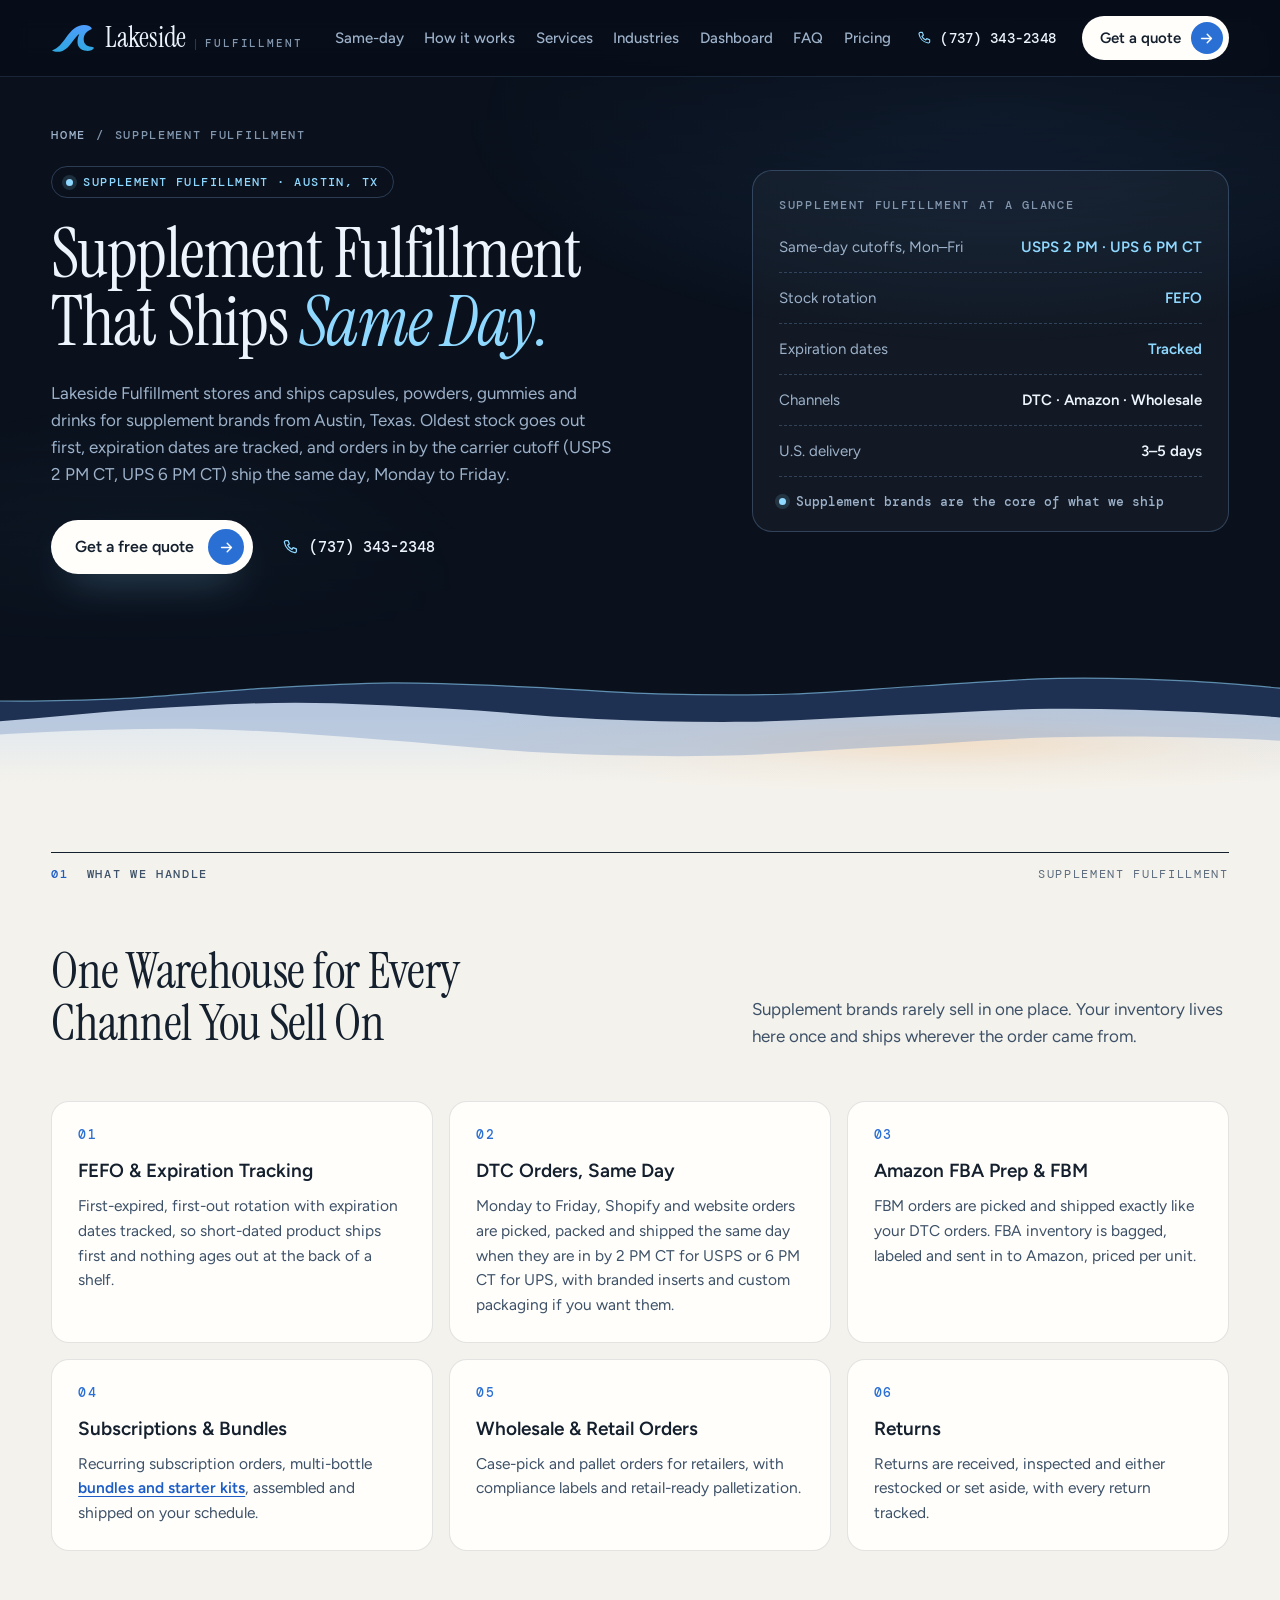
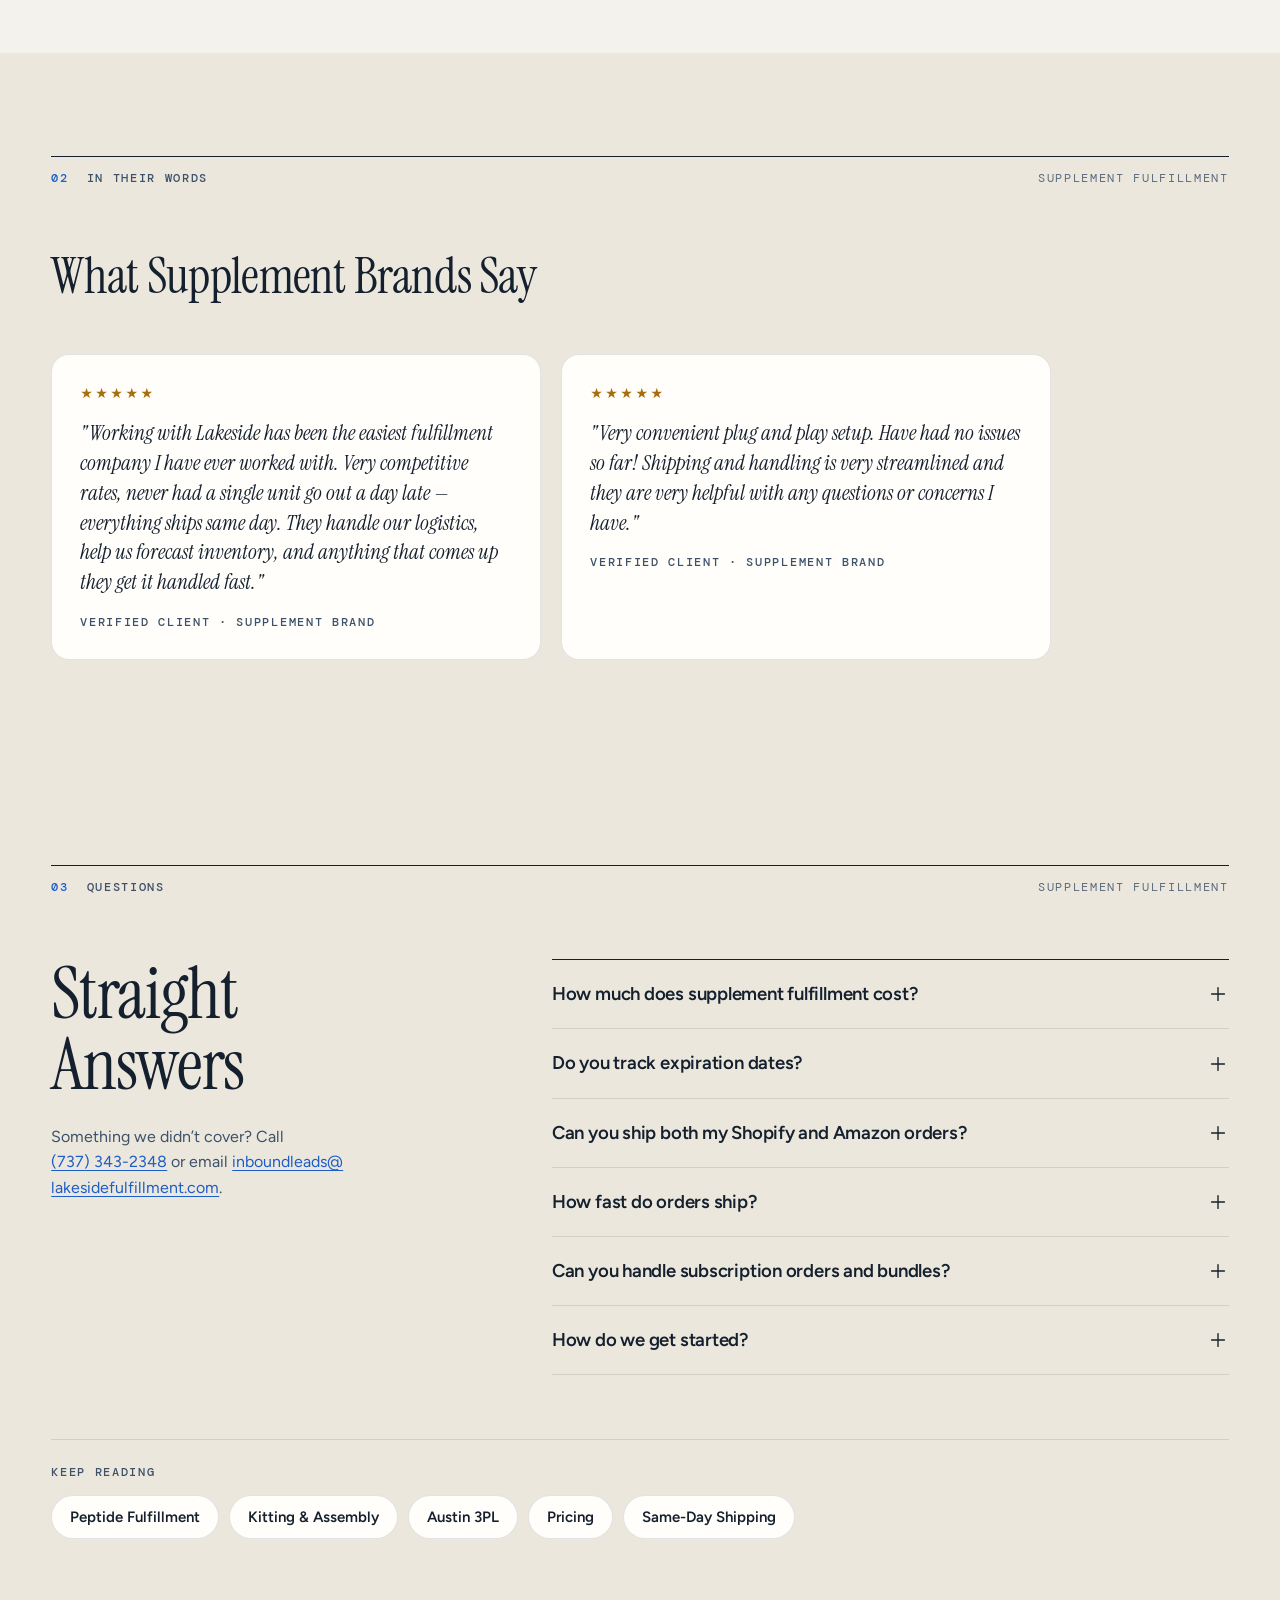
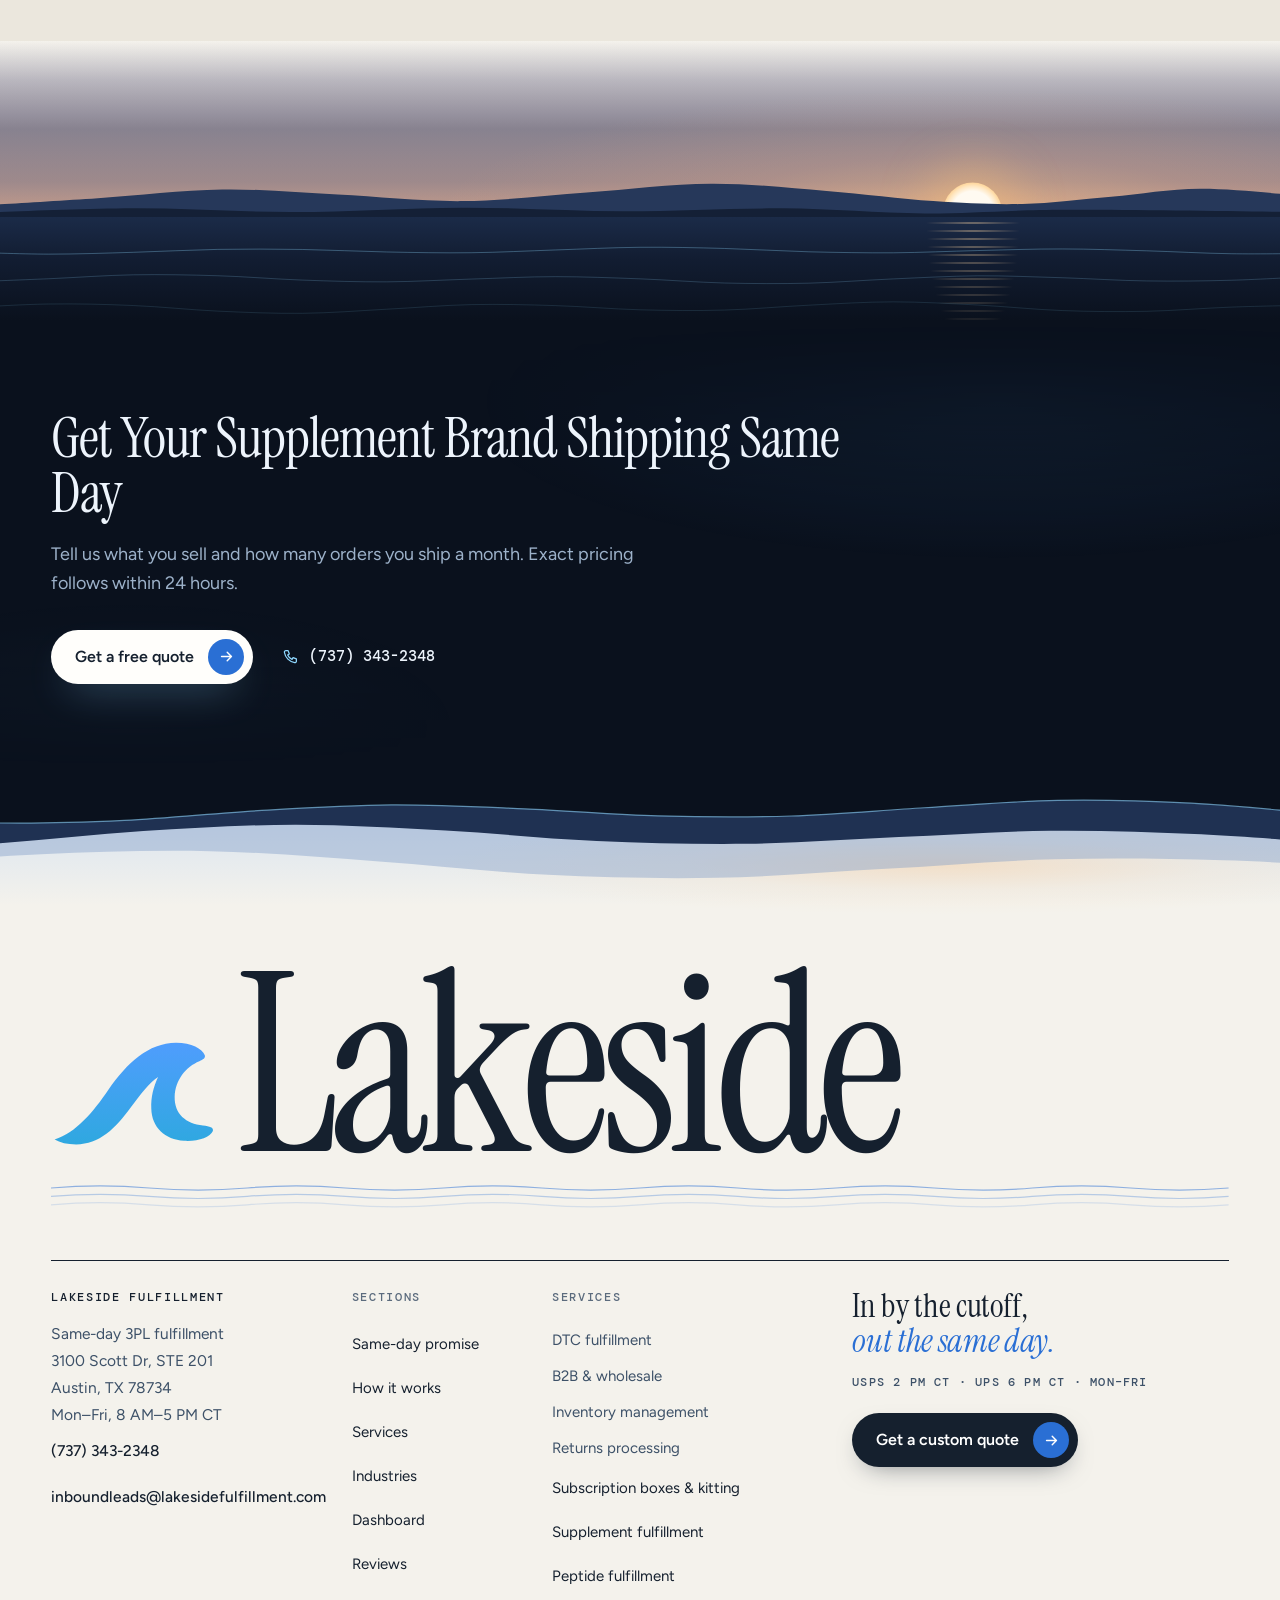
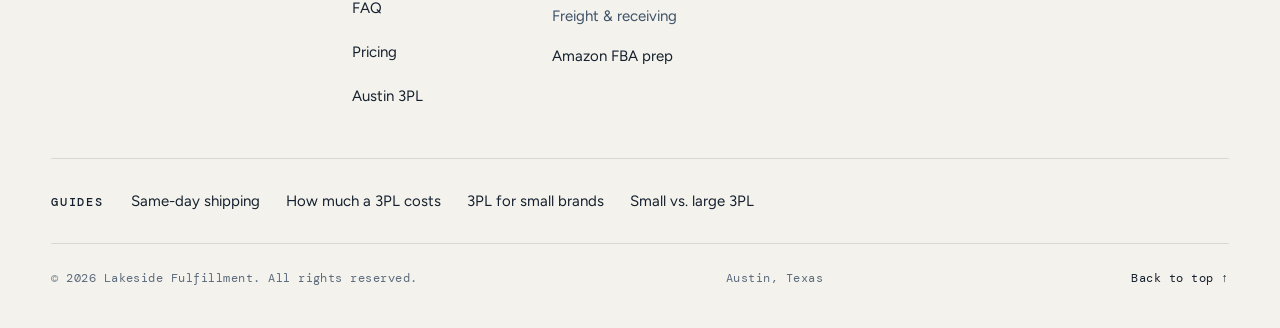
<file: supplement-fulfillment/index.html>
<!DOCTYPE html>
<html lang="en" class="on-night">
<head>
<meta charset="utf-8">
<meta name="viewport" content="width=device-width, initial-scale=1, viewport-fit=cover">
<title>Supplement Fulfillment in Austin, TX | Lakeside Fulfillment</title>
<meta name="description" content="Supplement fulfillment from Austin, TX: same-day DTC shipping, FEFO rotation, expiration tracking, Amazon FBA prep and FBM, subscriptions and wholesale orders.">
<link rel="canonical" href="https://lakesidefulfillment.com/supplement-fulfillment/">
<meta name="theme-color" content="#0a111d">
<link rel="icon" type="image/png" sizes="64x64" href="/assets/lakeside-wave-64.png">
<link rel="icon" type="image/png" sizes="192x192" href="/assets/lakeside-wave-192.png">
<link rel="apple-touch-icon" href="/assets/lakeside-wave-192.png">
<meta property="og:type" content="website">
<meta property="og:site_name" content="Lakeside Fulfillment">
<meta property="og:title" content="Supplement Fulfillment in Austin, TX | Lakeside Fulfillment">
<meta property="og:description" content="Supplement fulfillment from Austin, TX: same-day DTC shipping, FEFO rotation, expiration tracking, Amazon FBA prep and FBM, subscriptions and wholesale orders.">
<meta property="og:url" content="https://lakesidefulfillment.com/supplement-fulfillment/">
<meta property="og:image" content="https://lakesidefulfillment.com/assets/og-card.png">
<meta property="og:image:width" content="1200">
<meta property="og:image:height" content="630">
<meta property="og:image:alt" content="Lakeside Fulfillment, same-day 3PL in Austin, Texas. USPS cutoff 2 PM CT, UPS cutoff 6 PM CT, Monday to Friday.">
<meta property="og:locale" content="en_US">
<meta name="twitter:card" content="summary_large_image">
<meta name="twitter:title" content="Supplement Fulfillment in Austin, TX | Lakeside Fulfillment">
<meta name="twitter:description" content="Supplement fulfillment from Austin, TX: same-day DTC shipping, FEFO rotation, expiration tracking, Amazon FBA prep and FBM, subscriptions and wholesale orders.">
<meta name="twitter:image" content="https://lakesidefulfillment.com/assets/og-card.png">
<meta name="twitter:image:alt" content="Lakeside Fulfillment, same-day 3PL in Austin, Texas. USPS cutoff 2 PM CT, UPS cutoff 6 PM CT, Monday to Friday.">
<!-- Structured data: #business is the same entity as the homepage's; FAQPage text mirrors the visible FAQ word for word, so edit both together -->
<script type="application/ld+json">{"@context": "https://schema.org", "@graph": [{"@type": "LocalBusiness", "@id": "https://lakesidefulfillment.com/#business", "name": "Lakeside Fulfillment", "url": "https://lakesidefulfillment.com/", "telephone": "+1-737-343-2348", "address": {"@type": "PostalAddress", "streetAddress": "3100 Scott Dr, STE 201", "addressLocality": "Austin", "addressRegion": "TX", "postalCode": "78734", "addressCountry": "US"}}, {"@type": "Service", "@id": "https://lakesidefulfillment.com/supplement-fulfillment/#service", "name": "Supplement fulfillment", "serviceType": "Dietary supplement order fulfillment", "description": "Supplement fulfillment from Austin, TX: same-day DTC shipping, FEFO rotation, expiration tracking, Amazon FBA prep and FBM, subscriptions and wholesale orders.", "url": "https://lakesidefulfillment.com/supplement-fulfillment/", "areaServed": {"@type": "Country", "name": "United States"}, "provider": {"@id": "https://lakesidefulfillment.com/#business"}}, {"@type": "FAQPage", "@id": "https://lakesidefulfillment.com/supplement-fulfillment/#faq", "mainEntity": [{"@type": "Question", "name": "How much does supplement fulfillment cost?", "acceptedAnswer": {"@type": "Answer", "text": "Most supplement orders fall in our light ($1.50 to $2.50) or medium ($3.00 to $3.75) pick-and-pack tier per order, depending on bottle size and weight. Our published ranges are on the pricing page, and we send an exact quote for your product within 24 hours."}}, {"@type": "Question", "name": "Do you track expiration dates?", "acceptedAnswer": {"@type": "Answer", "text": "Yes. We rotate stock first-expired, first-out (FEFO) and track expiration dates, so the oldest product ships first."}}, {"@type": "Question", "name": "Can you ship both my Shopify and Amazon orders?", "acceptedAnswer": {"@type": "Answer", "text": "Yes. Amazon FBM orders are picked and shipped from the same inventory as your Shopify orders, at the same rate. We also prep and send inventory in to Amazon FBA, priced per unit."}}, {"@type": "Question", "name": "How fast do orders ship?", "acceptedAnswer": {"@type": "Answer", "text": "Same day, Monday to Friday, if the order is in by its carrier's cutoff: 2 PM CT for USPS, 6 PM CT for UPS. Later orders and weekend orders ship the next business day. From Austin, Texas, most U.S. addresses receive their order in 3 to 5 days."}}, {"@type": "Question", "name": "Can you handle subscription orders and bundles?", "acceptedAnswer": {"@type": "Answer", "text": "Yes. We assemble bundles, starter kits and recurring subscription shipments. See kitting and assembly for details."}}, {"@type": "Question", "name": "How do we get started?", "acceptedAnswer": {"@type": "Answer", "text": "Request a quote, and we will send pricing within 24 hours. Onboarding can be done in as little as two weeks."}}]}, {"@type": "BreadcrumbList", "@id": "https://lakesidefulfillment.com/supplement-fulfillment/#breadcrumb", "itemListElement": [{"@type": "ListItem", "position": 1, "name": "Home", "item": "https://lakesidefulfillment.com/"}, {"@type": "ListItem", "position": 2, "name": "Supplement Fulfillment", "item": "https://lakesidefulfillment.com/supplement-fulfillment/"}]}]}</script>
<!-- Google tag (gtag.js): GA4 G-BYE6PHLJ33 (Nick, 11-12), on every page -->
<script async src="https://www.googletagmanager.com/gtag/js?id=G-BYE6PHLJ33"></script>
<script>
  window.dataLayer = window.dataLayer || [];
  function gtag(){dataLayer.push(arguments);}
  gtag('js', new Date());
  gtag('config', 'G-BYE6PHLJ33');
</script>
<link rel="preconnect" href="https://fonts.googleapis.com">
<link rel="preconnect" href="https://fonts.gstatic.com" crossorigin>
<link rel="stylesheet" href="https://fonts.googleapis.com/css2?family=DM+Mono:wght@400;500&family=Figtree:wght@400;500;600;700&family=Instrument+Serif:ital@0;1&display=swap">
<link rel="stylesheet" href="/assets/site.css">
</head>
<body class="subpage lp">
<a class="skip" href="#main">Skip to content</a>

<svg class="sprite" aria-hidden="true" focusable="false" width="0" height="0">
  <defs>
    <linearGradient id="wave-g" x1="0" y1="0" x2="0" y2="1"><stop offset="0" stop-color="#4f9dfd"/><stop offset="1" stop-color="#2fa8e0"/></linearGradient>
    <symbol id="wave" viewBox="72 134 370 242"><path fill="url(#wave-g)" d="M80 357C128 342 166 296 200 246C242 186 288 143 350 142C385 142 408 155 414 170C416 176 410 180 402 183C372 195 348 225 347 262C346 300 372 322 410 326C425 328 434 330 432 338C426 352 398 362 368 360C325 357 296 330 295 288C294 262 300 240 310 218C292 230 272 255 250 285C215 333 180 368 128 368C108 368 92 364 80 357Z"/></symbol>
    <symbol id="i-arrow" viewBox="0 0 24 24"><path d="M5 12h14M13 6l6 6-6 6"/></symbol>
    <symbol id="i-ext" viewBox="0 0 24 24"><path d="M7 17 17 7M9 7h8v8"/></symbol>
    <symbol id="i-phone" viewBox="0 0 24 24"><path d="M6.5 3.5h3l1.6 4.4-2.2 1.4a11 11 0 0 0 5.8 5.8l1.4-2.2 4.4 1.6v3a2 2 0 0 1-2.2 2A16.5 16.5 0 0 1 4.5 5.7a2 2 0 0 1 2-2.2z"/></symbol>
    <symbol id="i-mail" viewBox="0 0 24 24"><rect x="3.5" y="5.5" width="17" height="13" rx="2"/><path d="m4 7 8 6 8-6"/></symbol>
    <symbol id="i-check" viewBox="0 0 24 24"><path d="m5 12.5 4.2 4.2L19 7"/></symbol>
    <symbol id="i-plus" viewBox="0 0 24 24"><path d="M12 5v14M5 12h14"/></symbol>
    <symbol id="i-menu" viewBox="0 0 24 24"><path d="M4 9h16M4 15h16"/></symbol>
    <symbol id="i-close" viewBox="0 0 24 24"><path d="M6 6l12 12M18 6 6 18"/></symbol>
    <symbol id="i-receive" viewBox="0 0 32 32"><path d="M16 4v13M11 12l5 5 5-5M5 17v9h22v-9M5 21h6l1.5 2h7l1.5-2h6"/></symbol>
    <symbol id="i-store" viewBox="0 0 32 32"><path d="M5 4v24M27 4v24M5 11h22M5 19h22M5 27h22M8 7h6v4H8zM17 14h7v5h-7zM9 22h5v5H9z"/></symbol>
    <symbol id="i-pack" viewBox="0 0 32 32"><path d="M4 10 16 5l12 5-12 5zM4 10v12l12 6 12-6V10M16 15v13M10 7.5l12 5v4"/></symbol>
    <symbol id="i-truck" viewBox="0 0 32 32"><path d="M3 8h16v14H3zM19 12h5l4 5v5h-9M7 25.5a2.5 2.5 0 1 0 0-.01M22 25.5a2.5 2.5 0 1 0 0-.01"/></symbol>
    <symbol id="i-track" viewBox="0 0 32 32"><path d="M4 5v22h24M8 20l5-6 4 4 7-9"/><circle cx="24" cy="9" r="1.6"/></symbol>
    <symbol id="c-bottle" viewBox="0 0 24 24"><path d="M7.5 2.5h9v3.5h-9zM6.5 6h11v13.5a2 2 0 0 1-2 2h-7a2 2 0 0 1-2-2zM6.5 10.5h11v6h-11"/></symbol>
    <symbol id="c-beauty" viewBox="0 0 24 24"><path d="M10.5 2.5h3v4h-3zM9 6.5h6l1 3v10.5a1.5 1.5 0 0 1-1.5 1.5h-5A1.5 1.5 0 0 1 8 20V9.5zM8 13h8"/></symbol>
    <symbol id="c-food" viewBox="0 0 24 24"><path d="M6 6h12l-1.4 14a1.5 1.5 0 0 1-1.5 1.4H8.9a1.5 1.5 0 0 1-1.5-1.4zM6.4 10h11.2M9 2.5c0 1.2 1 1.3 1 2.5M13 2.5c0 1.2 1 1.3 1 2.5"/></symbol>
    <symbol id="c-apparel" viewBox="0 0 24 24"><path d="M9 3.5 3.5 6.5l2 4 2.5-1.2V20.5h8V9.3l2.5 1.2 2-4L15 3.5a3 3 0 0 1-6 0z"/></symbol>
    <symbol id="c-pet" viewBox="0 0 24 24"><path d="M8 16.5c0-2.4 1.8-4.5 4-4.5s4 2.1 4 4.5-1.8 4-4 4-4-1.6-4-4z"/><circle cx="5.5" cy="11" r="1.8"/><circle cx="9.2" cy="6.5" r="1.8"/><circle cx="14.8" cy="6.5" r="1.8"/><circle cx="18.5" cy="11" r="1.8"/></symbol>
    <symbol id="c-other" viewBox="0 0 24 24"><path d="m12 3 8.5 4.5v9L12 21l-8.5-4.5v-9zM3.5 7.5 12 12l8.5-4.5M12 12v9"/></symbol>
    <symbol id="i-snow" viewBox="0 0 24 24"><path d="M12 3v18M4.2 7.5l15.6 9M4.2 16.5l15.6-9M9.5 4.5 12 6l2.5-1.5M9.5 19.5 12 18l2.5 1.5"/></symbol>
  </defs>
</svg>

<header class="hdr" id="hdr">
  <div class="wrap hdr-in">
    <a class="brand" href="/" aria-label="Lakeside Fulfillment — home">
      <svg class="mark" width="44" height="29" aria-hidden="true"><use href="#wave"/></svg>
      <span class="wm"><span class="wm-1">Lakeside</span><span class="wm-2">Fulfillment</span></span>
    </a>
    <nav class="nav" aria-label="Primary">
      <ul>
        <li><a href="/#promise">Same-day</a></li>
        <li><a href="/#how">How it works</a></li>
        <li><a href="/#services">Services</a></li>
        <li><a href="/#industries">Industries</a></li>
        <li><a href="/#visibility">Dashboard</a></li>
        <li><a href="/#faq">FAQ</a></li>
        <li><a href="/pricing/">Pricing</a></li>
      </ul>
    </nav>
    <a class="hdr-tel" href="tel:+17373432348"><svg class="ic" aria-hidden="true"><use href="#i-phone"/></svg>(737) 343-2348</a>
    <a class="btn btn-ink btn-sm hdr-cta" href="/quote/?sell=Supplements%20%26%20vitamins&amp;from=supplement-fulfillment">Get a quote<span class="chip" aria-hidden="true"><svg class="ic"><use href="#i-arrow"/></svg></span></a>
    <a class="menu-btn" id="menu-btn" href="#site-map" aria-controls="sheet" aria-expanded="false"><span>Menu</span><svg class="ic" aria-hidden="true"><use href="#i-menu"/></svg></a>
  </div>
</header>

<div class="sheet" id="sheet" role="dialog" aria-modal="true" aria-label="Site menu" hidden>
  <div class="sheet-top">
    <a class="brand" href="/" data-close><svg class="mark" width="44" height="29" aria-hidden="true"><use href="#wave"/></svg><span class="wm"><span class="wm-1">Lakeside</span><span class="wm-2">Fulfillment</span></span></a>
    <button class="sheet-x" type="button" data-close aria-label="Close menu"><svg class="ic" aria-hidden="true"><use href="#i-close"/></svg></button>
  </div>
  <nav aria-label="Menu">
  <ol class="sheet-nav">
    <li style="--i:0"><a href="/#promise" data-close><span>01</span>Same-day promise</a></li>
    <li style="--i:1"><a href="/#how" data-close><span>02</span>How it works</a></li>
    <li style="--i:2"><a href="/#services" data-close><span>03</span>Services</a></li>
    <li style="--i:3"><a href="/#industries" data-close><span>04</span>Industries</a></li>
    <li style="--i:4"><a href="/#visibility" data-close><span>05</span>Dashboard</a></li>
    <li style="--i:5"><a href="/#reviews" data-close><span>06</span>Reviews</a></li>
    <li style="--i:6"><a href="/#faq" data-close><span>07</span>FAQ</a></li>
    <li style="--i:7"><a href="/pricing/" data-close><span>08</span>Pricing</a></li>
  </ol>
  </nav>
  <div class="sheet-foot">
    <a class="btn btn-ink btn-block" href="/quote/?sell=Supplements%20%26%20vitamins&amp;from=supplement-fulfillment" data-close>Get a custom quote<span class="chip" aria-hidden="true"><svg class="ic"><use href="#i-arrow"/></svg></span></a>
    <div class="sheet-contact">
      <a href="tel:+17373432348"><svg class="ic" aria-hidden="true"><use href="#i-phone"/></svg>(737) 343-2348</a>
      <a href="mailto:inboundleads@lakesidefulfillment.com"><svg class="ic" aria-hidden="true"><use href="#i-mail"/></svg><span>inboundleads@<wbr>lakesidefulfillment.com</span></a>
    </div>
    <p class="mono-s">Same-day 3PL · Austin, Texas</p>
  </div>
</div>

<main id="main">

<section class="night lp-hero" aria-labelledby="lp-h">
  <div class="wrap lp-hero-in">
    <div class="lp-hero-copy">
      <nav class="lp-crumbs" aria-label="Breadcrumb"><a href="/">Home</a><span aria-hidden="true">/</span><span aria-current="page">Supplement Fulfillment</span></nav>
      <p class="lp-badge">Supplement Fulfillment &middot; Austin, TX</p>
      <h1 id="lp-h" class="display lp-h">Supplement Fulfillment <br>That Ships <em>Same Day.</em></h1>
      <p class="lp-sub">Lakeside Fulfillment stores and ships capsules, powders, gummies and drinks for supplement brands from Austin, Texas. Oldest stock goes out first, expiration dates are tracked, and orders in by the carrier cutoff (USPS 2 PM CT, UPS 6 PM CT) ship the same day, Monday to Friday.</p>
      <div class="lp-actions"><a class="btn btn-ice" href="/quote/?sell=Supplements%20%26%20vitamins&amp;from=supplement-fulfillment">Get a free quote<span class="chip" aria-hidden="true"><svg class="ic"><use href="#i-arrow"/></svg></span></a><a class="lp-call" href="tel:+17373432348"><svg class="ic" aria-hidden="true"><use href="#i-phone"/></svg>(737) 343-2348</a></div>
    </div>
    <aside class="lp-board" aria-label="Supplement fulfillment at a glance">
      <p class="lp-board-k">Supplement fulfillment at a glance</p>
      <dl>
        <div class="lp-row"><dt>Same-day cutoffs, Mon&ndash;Fri</dt><dd class="green"><span class="nowrap">USPS 2 PM</span> &middot; <span class="nowrap">UPS 6 PM CT</span></dd></div>
        <div class="lp-row"><dt>Stock rotation</dt><dd class="green">FEFO</dd></div>
        <div class="lp-row"><dt>Expiration dates</dt><dd class="green">Tracked</dd></div>
        <div class="lp-row"><dt>Channels</dt><dd>DTC &middot; Amazon &middot; Wholesale</dd></div>
        <div class="lp-row"><dt>U.S. delivery</dt><dd>3&ndash;5 days</dd></div>
      </dl>
      <p class="lp-board-f"><span class="lp-dot" aria-hidden="true"></span>Supplement brands are the core of what we ship</p>
    </aside>
  </div>
</section>

<!-- dawn: night into day -->
<div class="sky dawn" data-edge=".5" aria-hidden="true" data-play><div class="d-light"></div><div class="d-glow"></div><svg class="d-waves" viewBox="0 0 1440 120" preserveAspectRatio="none" aria-hidden="true" focusable="false"><g class="w3"><path class="w-drift" d="M-160 88.9C-128.3 86.9 -33.3 79.5 30 76.9C93.3 74.4 156.7 72.5 220 73.8C283.3 75 346.7 80.3 410 84.4C473.3 88.5 536.7 95.5 600 98.4C663.3 101.2 726.7 102.6 790 101.5C853.3 100.5 916.7 95.3 980 92.1C1043.3 88.9 1106.7 83.7 1170 82.2C1233.3 80.7 1296.7 81.5 1360 83.2C1423.3 84.9 1518.3 90.9 1550 92.4L1550 -20H-160Z"/></g><g class="w2"><path class="w-drift" d="M-160 77C-131.7 75.9 -46.7 73.8 10 70.5C66.7 67.2 123.3 60.5 180 57.2C236.7 53.9 293.3 50.7 350 50.6C406.7 50.5 463.3 53.9 520 56.7C576.7 59.6 633.3 65.2 690 67.5C746.7 69.8 803.3 71.1 860 70.5C916.7 69.8 973.3 65.8 1030 63.5C1086.7 61.2 1143.3 57.4 1200 56.9C1256.7 56.4 1313.3 58.1 1370 60.6C1426.7 63.1 1511.7 69.9 1540 71.8L1540 -20H-160Z"/></g><g class="w1"><path d="M-160 43.1C-135 44.6 -60 50.9 -10 51.9C40 53 90 51.5 140 49.4C190 47.3 240 42 290 39.3C340 36.6 390 33.7 440 33.3C490 33 540 35.4 590 37.3C640 39.1 690 43.4 740 44.6C790 45.9 840 46.2 890 44.8C940 43.4 990 38.9 1040 36.2C1090 33.5 1140 29.3 1190 28.5C1240 27.7 1290 29 1340 31.4C1390 33.8 1465 41 1490 43L1490 -20H-160Z"/><path class="w-foam" d="M-160 43.1C-135 44.6 -60 50.9 -10 51.9C40 53 90 51.5 140 49.4C190 47.3 240 42 290 39.3C340 36.6 390 33.7 440 33.3C490 33 540 35.4 590 37.3C640 39.1 690 43.4 740 44.6C790 45.9 840 46.2 890 44.8C940 43.4 990 38.9 1040 36.2C1090 33.5 1140 29.3 1190 28.5C1240 27.7 1290 29 1340 31.4C1390 33.8 1465 41 1490 43"/></g></svg></div>

<section class="sec lp-sec" aria-labelledby="lp-s1">
  <div class="wrap">
    <div class="runhead"><span>01</span><span>What We Handle</span><span class="rh-r">Supplement Fulfillment</span></div>
    <div class="lp-head"><h2 id="lp-s1" class="lp-title">One Warehouse for Every Channel You Sell On</h2><p class="lp-lede">Supplement brands rarely sell in one place. Your inventory lives here once and ships wherever the order came from.</p></div>
    <ul class="lp-cards"><li class="lp-card"><span class="lp-n">01</span><h3>FEFO &amp; Expiration Tracking</h3><p>First-expired, first-out rotation with expiration dates tracked, so short-dated product ships first and nothing ages out at the back of a shelf.</p></li><li class="lp-card"><span class="lp-n">02</span><h3>DTC Orders, Same Day</h3><p>Monday to Friday, Shopify and website orders are picked, packed and shipped the same day when they are in by 2 PM CT for USPS or 6 PM CT for UPS, with branded inserts and custom packaging if you want them.</p></li><li class="lp-card"><span class="lp-n">03</span><h3>Amazon FBA Prep &amp; FBM</h3><p>FBM orders are picked and shipped exactly like your DTC orders. FBA inventory is bagged, labeled and sent in to Amazon, priced per unit.</p></li><li class="lp-card"><span class="lp-n">04</span><h3>Subscriptions &amp; Bundles</h3><p>Recurring subscription orders, multi-bottle <a href="/kitting-assembly/">bundles and starter kits</a>, assembled and shipped on your schedule.</p></li><li class="lp-card"><span class="lp-n">05</span><h3>Wholesale &amp; Retail Orders</h3><p>Case-pick and pallet orders for retailers, with compliance labels and retail-ready palletization.</p></li><li class="lp-card"><span class="lp-n">06</span><h3>Returns</h3><p>Returns are received, inspected and either restocked or set aside, with every return tracked.</p></li></ul>
  </div>
</section>

<section class="sec lp-sec alt" aria-labelledby="lp-s2">
  <div class="wrap">
    <div class="runhead"><span>02</span><span>In Their Words</span><span class="rh-r">Supplement Fulfillment</span></div>
    <div class="lp-head"><h2 id="lp-s2" class="lp-title">What Supplement Brands Say</h2></div>
    <div class="lp-quotes"><figure class="lp-quote"><p class="lp-stars" aria-label="5 out of 5 stars">&#9733;&#9733;&#9733;&#9733;&#9733;</p><blockquote><p>"Working with Lakeside has been the easiest fulfillment company I have ever worked with. Very competitive rates, never had a single unit go out a day late &mdash; everything ships same day. They handle our logistics, help us forecast inventory, and anything that comes up they get it handled fast."</p></blockquote><figcaption>Verified Client · Supplement Brand</figcaption></figure><figure class="lp-quote"><p class="lp-stars" aria-label="5 out of 5 stars">&#9733;&#9733;&#9733;&#9733;&#9733;</p><blockquote><p>"Very convenient plug and play setup. Have had no issues so far! Shipping and handling is very streamlined and they are very helpful with any questions or concerns I have."</p></blockquote><figcaption>Verified Client · Supplement Brand</figcaption></figure></div>
  </div>
</section>

<section class="sec lp-sec alt faq" aria-labelledby="lp-s3">
  <div class="wrap">
    <div class="runhead"><span>03</span><span>Questions</span><span class="rh-r">Supplement Fulfillment</span></div>
    <div class="faq-grid">
      <div class="faq-head">
        <h2 id="lp-s3" class="display">Straight Answers</h2>
        <p>Something we didn’t cover? Call <a href="tel:+17373432348">(737) 343-2348</a> or email <a href="mailto:inboundleads@lakesidefulfillment.com">inboundleads@<wbr>lakesidefulfillment.com</a>.</p>
      </div>
      <div class="qa">
        <details><summary><span>How much does supplement fulfillment cost?</span><svg class="ic pm" aria-hidden="true"><use href="#i-plus"/></svg></summary><div class="ans"><p>Most supplement orders fall in our light ($1.50 to $2.50) or medium ($3.00 to $3.75) pick-and-pack tier per order, depending on bottle size and weight. Our published ranges are on the <a href="/pricing/">pricing page</a>, and we send an exact quote for your product within 24 hours.</p></div></details>
        <details><summary><span>Do you track expiration dates?</span><svg class="ic pm" aria-hidden="true"><use href="#i-plus"/></svg></summary><div class="ans"><p>Yes. We rotate stock first-expired, first-out (FEFO) and track expiration dates, so the oldest product ships first.</p></div></details>
        <details><summary><span>Can you ship both my Shopify and Amazon orders?</span><svg class="ic pm" aria-hidden="true"><use href="#i-plus"/></svg></summary><div class="ans"><p>Yes. Amazon FBM orders are picked and shipped from the same inventory as your Shopify orders, at the same rate. We also prep and send inventory in to Amazon FBA, priced per unit.</p></div></details>
        <details><summary><span>How fast do orders ship?</span><svg class="ic pm" aria-hidden="true"><use href="#i-plus"/></svg></summary><div class="ans"><p>Same day, Monday to Friday, if the order is in by its carrier's cutoff: 2 PM CT for USPS, 6 PM CT for UPS. Later orders and weekend orders ship the next business day. From Austin, Texas, most U.S. addresses receive their order in 3 to 5 days.</p></div></details>
        <details><summary><span>Can you handle subscription orders and bundles?</span><svg class="ic pm" aria-hidden="true"><use href="#i-plus"/></svg></summary><div class="ans"><p>Yes. We assemble bundles, starter kits and recurring subscription shipments. See <a href="/kitting-assembly/">kitting and assembly</a> for details.</p></div></details>
        <details><summary><span>How do we get started?</span><svg class="ic pm" aria-hidden="true"><use href="#i-plus"/></svg></summary><div class="ans"><p>Request a quote, and we will send pricing within 24 hours. Onboarding can be done in as little as two weeks.</p></div></details>
      </div>
    </div>
    <div class="lp-related"><p>Keep reading</p><ul><li><a href="/peptide-fulfillment/">Peptide Fulfillment</a></li><li><a href="/kitting-assembly/">Kitting & Assembly</a></li><li><a href="/austin-3pl/">Austin 3PL</a></li><li><a href="/pricing/">Pricing</a></li><li><a href="/same-day-shipping/">Same-Day Shipping</a></li></ul></div>
  </div>
</section>

<!-- dusk: day into night -->
<div class="sky dusk" data-edge=".1" aria-hidden="true" data-play><div class="s-sky"></div><div class="s-dark"></div><div class="s-glow"></div><svg class="s-stars" viewBox="0 0 1440 200" preserveAspectRatio="xMidYMid slice" aria-hidden="true" focusable="false"><circle cx="20.1" cy="142.7" r="0.9"/><circle class="st-tw" cx="314.8" cy="107.5" r="1.2"/><circle cx="481" cy="111.6" r="1.4"/><circle class="st-tw" cx="780" cy="99.6" r="1.3"/><circle cx="1163.5" cy="31.7" r="1"/><circle class="st-tw" cx="1011.1" cy="102" r="0.7"/><circle cx="977.5" cy="63.9" r="1.6"/><circle class="st-tw" cx="1150.4" cy="17.8" r="1.2"/><circle cx="1312.4" cy="100.3" r="1.3"/><circle class="st-tw" cx="828.4" cy="141.1" r="1.6"/><circle cx="541.1" cy="44.2" r="1.5"/><circle class="st-tw" cx="485.2" cy="21" r="0.9"/><circle cx="619.9" cy="38.7" r="1.6"/><circle class="st-tw" cx="800.3" cy="107.5" r="1.6"/><circle cx="102.1" cy="35.8" r="1.2"/><circle class="st-tw" cx="732.3" cy="56.8" r="0.8"/><circle cx="1292.6" cy="11.4" r="1"/><circle class="st-tw" cx="501.8" cy="96.2" r="1.6"/><circle cx="740.8" cy="22.5" r="1"/><circle class="st-tw" cx="417" cy="48.4" r="1.1"/><circle cx="485.6" cy="74" r="1.3"/><circle class="st-tw" cx="346.5" cy="140" r="1.1"/><circle cx="1228.2" cy="91.1" r="1.3"/><circle class="st-tw" cx="742.7" cy="69.7" r="1.4"/><circle cx="1335.4" cy="53.1" r="1.4"/><circle class="st-tw" cx="371.6" cy="83" r="1"/><circle cx="482.8" cy="52.3" r="1.5"/><circle class="st-tw" cx="1248.6" cy="16.6" r="1.5"/><circle cx="128.8" cy="54.6" r="0.8"/><circle class="st-tw" cx="129" cy="157.3" r="0.8"/><circle cx="905.3" cy="20.1" r="1.1"/><circle class="st-tw" cx="850.1" cy="19.4" r="1.6"/><circle cx="1258.4" cy="137" r="1.6"/><circle class="st-tw" cx="1290.9" cy="113.2" r="0.9"/></svg><div class="s-sun"></div><svg class="s-hills" viewBox="0 0 1440 60" preserveAspectRatio="none" aria-hidden="true" focusable="false"><path class="s-far" d="M-20 42C1.7 40.3 65 35.7 110 32C155 28.3 205 20.8 250 20C295 19.2 335 24.3 380 27C425 29.7 473.3 36.5 520 36C566.7 35.5 613.3 28 660 24C706.7 20 755 12.3 800 12C845 11.7 888.3 18 930 22C971.7 26 1013.3 33 1050 36C1086.7 39 1116.7 41 1150 40C1183.3 39 1216.7 33.5 1250 30C1283.3 26.5 1315 19.3 1350 19C1385 18.7 1441.7 26.5 1460 28L1460 61H-20Z"/><path class="s-near" d="M-20 52C8.3 51 91.7 46.2 150 46C208.3 45.8 268.3 51.2 330 51C391.7 50.8 458.3 45.2 520 45C581.7 44.8 640 49.8 700 50C760 50.2 823.3 45.5 880 46C936.7 46.5 986.7 52.7 1040 53C1093.3 53.3 1130 48.3 1200 48C1270 47.7 1416.7 50.5 1460 51L1460 61H-20Z"/></svg><div class="s-lake"></div><div class="s-ref"></div><svg class="s-rips" viewBox="0 0 1440 100" preserveAspectRatio="none" aria-hidden="true" focusable="false"><path class="s-rip" d="M-40 15.6C-24.2 16 23.3 18 55 18.1C86.7 18.1 118.3 16.9 150 15.9C181.7 15 213.3 13 245 12.4C276.7 11.9 308.3 12 340 12.5C371.7 13 403.3 14.9 435 15.5C466.7 16.2 498.3 16.8 530 16.4C561.7 16 593.3 14.2 625 13.1C656.7 12 688.3 10.2 720 9.9C751.7 9.6 783.3 10.4 815 11.3C846.7 12.2 878.3 14.4 910 15.3C941.7 16.1 973.3 16.7 1005 16.5C1036.7 16.2 1068.3 14.6 1100 13.8C1131.7 13 1163.3 11.8 1195 11.9C1226.7 11.9 1258.3 13.2 1290 14.1C1321.7 15.1 1353.3 17.1 1385 17.6C1416.7 18.1 1464.2 17.3 1480 17.2"/><path class="s-rip" d="M-40 51.6C-24.2 50.9 23.3 48.9 55 47.5C86.7 46 118.3 43.4 150 42.8C181.7 42.2 213.3 42.9 245 43.9C276.7 44.9 308.3 47.9 340 49.1C371.7 50.3 403.3 51.4 435 51.2C466.7 51 498.3 48.9 530 47.9C561.7 46.9 593.3 45 625 45C656.7 45 688.3 46.4 720 47.6C751.7 48.9 783.3 51.7 815 52.6C846.7 53.4 878.3 53.6 910 52.8C941.7 51.9 973.3 49.1 1005 47.7C1036.7 46.2 1068.3 44.3 1100 44C1131.7 43.8 1163.3 45.3 1195 46.3C1226.7 47.3 1258.3 49.7 1290 50.1C1321.7 50.6 1353.3 50.2 1385 49.3C1416.7 48.3 1464.2 45.4 1480 44.6"/><path class="s-rip" d="M-40 82.3C-24.2 81.5 23.3 78.1 55 77.7C86.7 77.2 118.3 78 150 79.5C181.7 80.9 213.3 84.6 245 86.2C276.7 87.7 308.3 89.2 340 88.8C371.7 88.5 403.3 85.7 435 83.9C466.7 82.2 498.3 79.1 530 78.4C561.7 77.7 593.3 78.5 625 79.6C656.7 80.6 688.3 83.7 720 84.6C751.7 85.5 783.3 85.9 815 84.9C846.7 84 878.3 80.7 910 79.1C941.7 77.4 973.3 75.1 1005 75.1C1036.7 75.1 1068.3 77.2 1100 78.9C1131.7 80.6 1163.3 84.3 1195 85.5C1226.7 86.8 1258.3 87.1 1290 86.4C1321.7 85.7 1353.3 82.6 1385 81.4C1416.7 80.1 1464.2 79.3 1480 78.9"/></svg></div>

<section class="night lp-cta" aria-labelledby="lp-cta-h">
  <div class="wrap">
    <h2 id="lp-cta-h" class="display">Get Your Supplement Brand Shipping Same Day</h2>
    <p>Tell us what you sell and how many orders you ship a month. Exact pricing follows within 24 hours.</p>
    <div class="lp-actions"><a class="btn btn-ice" href="/quote/?sell=Supplements%20%26%20vitamins&amp;from=supplement-fulfillment">Get a free quote<span class="chip" aria-hidden="true"><svg class="ic"><use href="#i-arrow"/></svg></span></a><a class="lp-call" href="tel:+17373432348"><svg class="ic" aria-hidden="true"><use href="#i-phone"/></svg>(737) 343-2348</a></div>
  </div>
</section>

<!-- dawn: night into day -->
<div class="sky dawn" data-edge=".5" aria-hidden="true" data-play><div class="d-light"></div><div class="d-glow"></div><svg class="d-waves" viewBox="0 0 1440 120" preserveAspectRatio="none" aria-hidden="true" focusable="false"><g class="w3"><path class="w-drift" d="M-160 88.9C-128.3 86.9 -33.3 79.5 30 76.9C93.3 74.4 156.7 72.5 220 73.8C283.3 75 346.7 80.3 410 84.4C473.3 88.5 536.7 95.5 600 98.4C663.3 101.2 726.7 102.6 790 101.5C853.3 100.5 916.7 95.3 980 92.1C1043.3 88.9 1106.7 83.7 1170 82.2C1233.3 80.7 1296.7 81.5 1360 83.2C1423.3 84.9 1518.3 90.9 1550 92.4L1550 -20H-160Z"/></g><g class="w2"><path class="w-drift" d="M-160 77C-131.7 75.9 -46.7 73.8 10 70.5C66.7 67.2 123.3 60.5 180 57.2C236.7 53.9 293.3 50.7 350 50.6C406.7 50.5 463.3 53.9 520 56.7C576.7 59.6 633.3 65.2 690 67.5C746.7 69.8 803.3 71.1 860 70.5C916.7 69.8 973.3 65.8 1030 63.5C1086.7 61.2 1143.3 57.4 1200 56.9C1256.7 56.4 1313.3 58.1 1370 60.6C1426.7 63.1 1511.7 69.9 1540 71.8L1540 -20H-160Z"/></g><g class="w1"><path d="M-160 43.1C-135 44.6 -60 50.9 -10 51.9C40 53 90 51.5 140 49.4C190 47.3 240 42 290 39.3C340 36.6 390 33.7 440 33.3C490 33 540 35.4 590 37.3C640 39.1 690 43.4 740 44.6C790 45.9 840 46.2 890 44.8C940 43.4 990 38.9 1040 36.2C1090 33.5 1140 29.3 1190 28.5C1240 27.7 1290 29 1340 31.4C1390 33.8 1465 41 1490 43L1490 -20H-160Z"/><path class="w-foam" d="M-160 43.1C-135 44.6 -60 50.9 -10 51.9C40 53 90 51.5 140 49.4C190 47.3 240 42 290 39.3C340 36.6 390 33.7 440 33.3C490 33 540 35.4 590 37.3C640 39.1 690 43.4 740 44.6C790 45.9 840 46.2 890 44.8C940 43.4 990 38.9 1040 36.2C1090 33.5 1140 29.3 1190 28.5C1240 27.7 1290 29 1340 31.4C1390 33.8 1465 41 1490 43"/></g></svg></div>

</main>
<footer class="foot" id="site-map">
  <div class="wrap">
    <div class="foot-mark" aria-hidden="true" data-fx="clip"><svg class="mark" width="160" height="105"><use href="#wave"/></svg><span><i style="--k:0">L</i><i style="--k:1">a</i><i style="--k:2">k</i><i style="--k:3">e</i><i style="--k:4">s</i><i style="--k:5">i</i><i style="--k:6">d</i><i style="--k:7">e</i></span></div>
    <svg data-play class="foot-lake" viewBox="0 0 1200 40" preserveAspectRatio="none" aria-hidden="true"><path d="M0 10Q50 4 100 10T200 10T300 10T400 10T500 10T600 10T700 10T800 10T900 10T1000 10T1100 10T1200 10"/><path d="M0 22Q50 16 100 22T200 22T300 22T400 22T500 22T600 22T700 22T800 22T900 22T1000 22T1100 22T1200 22"/><path d="M0 34Q50 28 100 34T200 34T300 34T400 34T500 34T600 34T700 34T800 34T900 34T1000 34T1100 34T1200 34"/></svg>
    <div class="foot-grid">
      <div class="f-nap">
        <h2 class="f-h">Lakeside Fulfillment</h2>
        <address>
          <span>Same-day 3PL fulfillment</span>
          <span>3100 Scott Dr, STE 201</span>
          <span>Austin, TX 78734</span>
          <span>Mon&ndash;Fri, 8&nbsp;AM&ndash;5&nbsp;PM&nbsp;CT</span>
          <a href="tel:+17373432348">(737) 343-2348</a>
          <a href="mailto:inboundleads@lakesidefulfillment.com">inboundleads@<wbr>lakesidefulfillment.com</a>
        </address>
      </div>
      <nav class="f-col" aria-label="Sections">
        <h2 class="f-h">Sections</h2>
        <ul><li><a href="/#promise">Same-day promise</a></li><li><a href="/#how">How it works</a></li><li><a href="/#services">Services</a></li><li><a href="/#industries">Industries</a></li><li><a href="/#visibility">Dashboard</a></li><li><a href="/#reviews">Reviews</a></li><li><a href="/#faq">FAQ</a></li><li><a href="/pricing/">Pricing</a></li><li><a href="/austin-3pl/">Austin 3PL</a></li></ul>
      </nav>
      <div class="f-col">
        <h2 class="f-h">Services</h2>
        <ul><li>DTC fulfillment</li><li>B2B &amp; wholesale</li><li>Inventory management</li><li>Returns processing</li><li><a href="/kitting-assembly/">Subscription boxes &amp; kitting</a></li><li><a href="/supplement-fulfillment/">Supplement fulfillment</a></li><li><a href="/peptide-fulfillment/">Peptide fulfillment</a></li><li>Freight &amp; receiving</li><li><a href="/kitting-assembly/">Amazon FBA prep</a></li></ul>
      </div>
      <div class="f-cta">
        <p class="f-big">In by the cutoff, <em>out the same&nbsp;day.</em></p>
        <p class="f-cuts"><span class="nowrap">USPS <span data-cutoff="usps">2&nbsp;PM&nbsp;CT</span></span> · <span class="nowrap">UPS <span data-cutoff="ups">6&nbsp;PM&nbsp;CT</span></span> · <span class="nowrap">Mon–Fri</span></p>
        <a class="btn btn-ink" href="/quote/?sell=Supplements%20%26%20vitamins&amp;from=supplement-fulfillment">Get a custom quote<span class="chip" aria-hidden="true"><svg class="ic"><use href="#i-arrow"/></svg></span></a>
      </div>
    </div>
    <nav class="f-guides" aria-label="Guides">
      <h2 class="f-h">Guides</h2>
      <ul><li><a href="/same-day-shipping/">Same-day shipping</a></li><li><a href="/3pl-cost/">How much a 3PL costs</a></li><li><a href="/small-business-3pl/">3PL for small brands</a></li><li><a href="/small-vs-large-3pl/">Small vs. large 3PL</a></li></ul>
    </nav>
    <div class="foot-bot">
      <p>© 2026 Lakeside Fulfillment. All rights reserved.</p>
      <p>Austin, Texas</p>
      <a href="#main">Back to top ↑</a>
    </div>
  </div>
</footer>

<script src="/assets/page.js"></script>
</body>
</html>
</file>
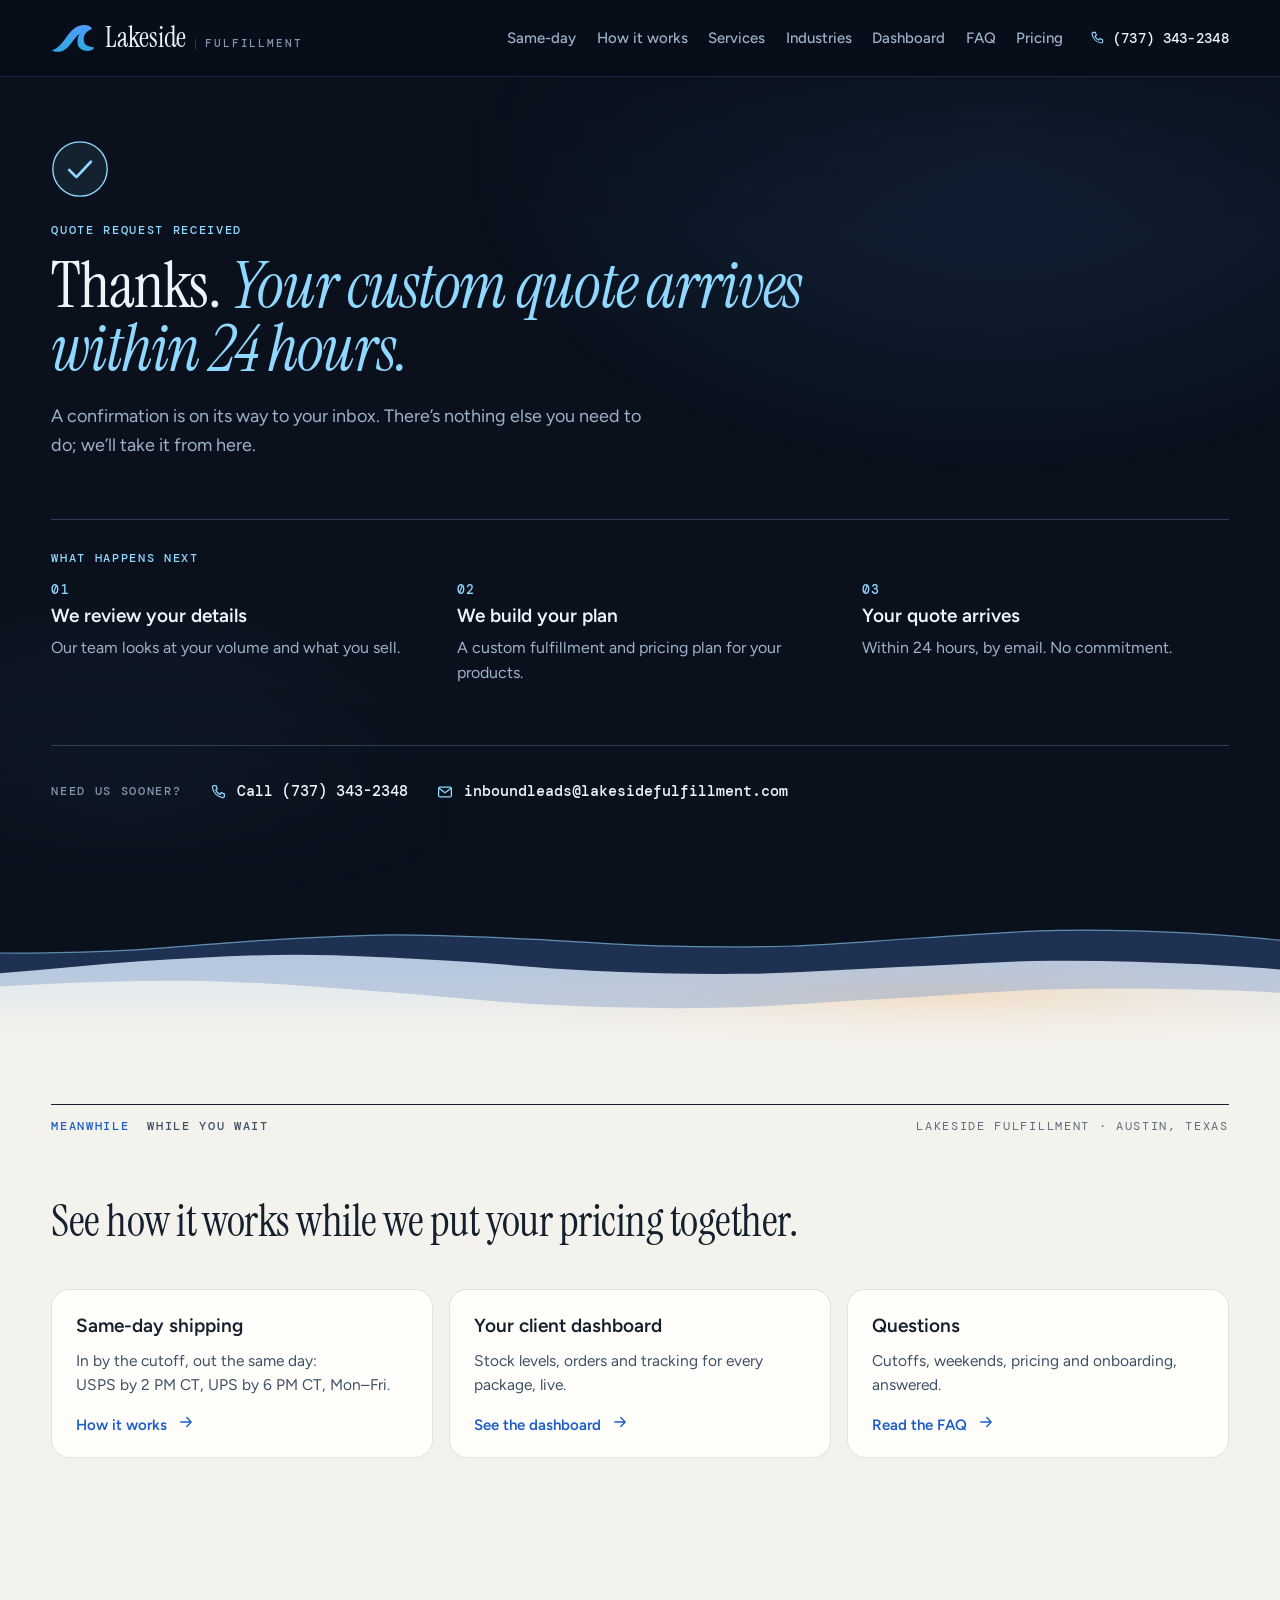
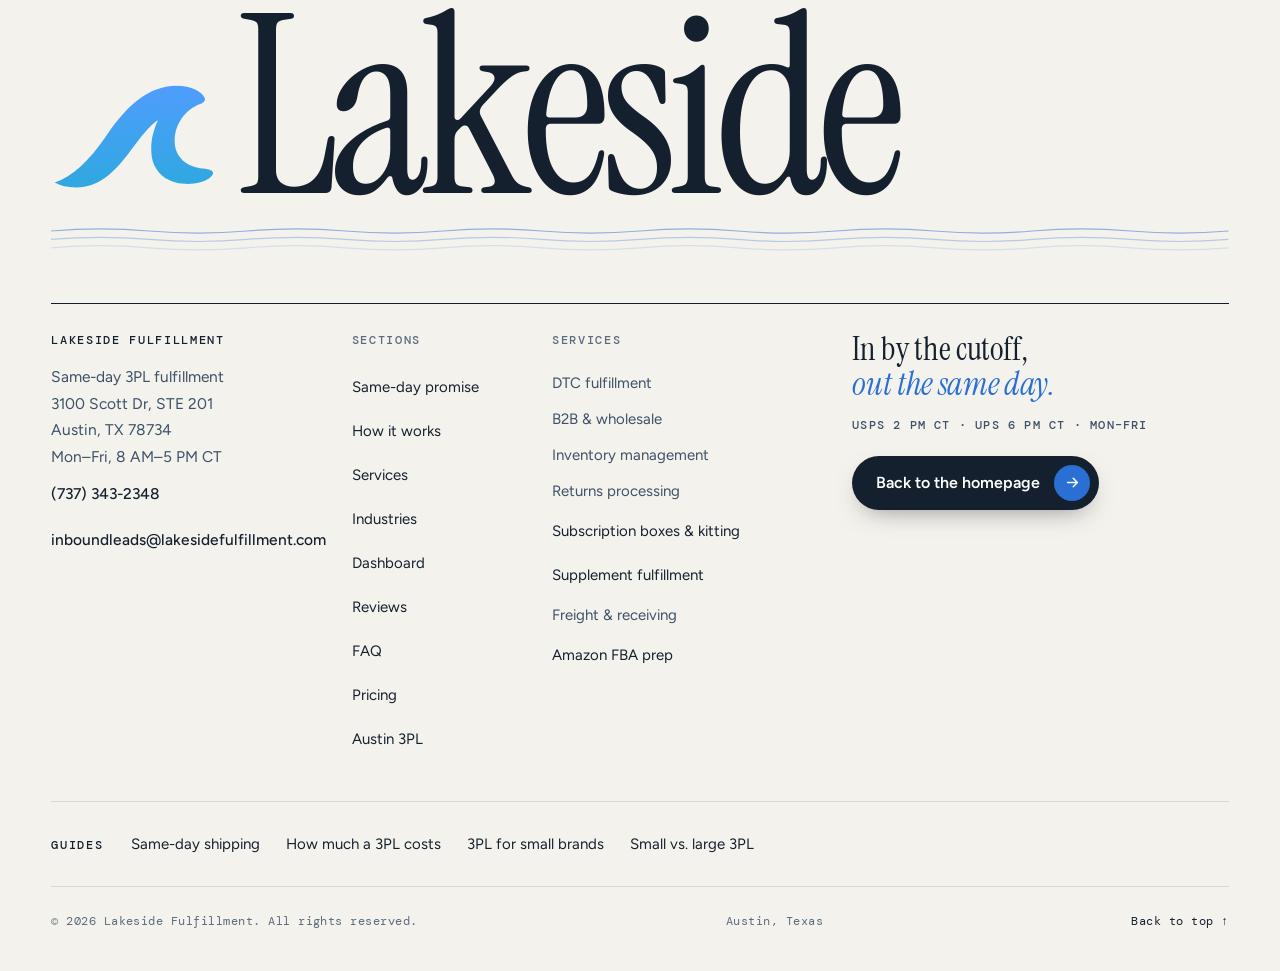
<file: thank-you/index.html>
<!DOCTYPE html>
<html lang="en" class="on-night">
<head>
<meta charset="utf-8">
<meta name="viewport" content="width=device-width, initial-scale=1, viewport-fit=cover">
<title>Thanks — your quote is on its way · Lakeside Fulfillment</title>
<meta name="description" content="Your quote request reached Lakeside Fulfillment. Custom pricing arrives within 24 hours.">
<meta name="robots" content="noindex, follow">
<meta name="theme-color" content="#0a111d">
<link rel="icon" type="image/png" sizes="64x64" href="/assets/lakeside-wave-64.png">
<link rel="icon" type="image/png" sizes="192x192" href="/assets/lakeside-wave-192.png">
<link rel="apple-touch-icon" href="/assets/lakeside-wave-192.png">
<meta property="og:type" content="website">
<meta property="og:site_name" content="Lakeside Fulfillment">
<meta property="og:title" content="Thanks — your quote is on its way · Lakeside Fulfillment">
<meta property="og:description" content="Your quote request reached Lakeside Fulfillment. Custom pricing arrives within 24 hours.">
<meta property="og:url" content="https://lakesidefulfillment.com/thank-you/">
<meta property="og:image" content="https://lakesidefulfillment.com/assets/og-card.png">
<meta property="og:image:width" content="1200">
<meta property="og:image:height" content="630">
<meta property="og:image:alt" content="Lakeside Fulfillment, same-day 3PL in Austin, Texas. USPS cutoff 2 PM CT, UPS cutoff 6 PM CT, Monday to Friday.">
<meta property="og:locale" content="en_US">
<meta name="twitter:card" content="summary_large_image">
<meta name="twitter:title" content="Thanks — your quote is on its way · Lakeside Fulfillment">
<meta name="twitter:description" content="Your quote request reached Lakeside Fulfillment. Custom pricing arrives within 24 hours.">
<meta name="twitter:image" content="https://lakesidefulfillment.com/assets/og-card.png">
<meta name="twitter:image:alt" content="Lakeside Fulfillment, same-day 3PL in Austin, Texas. USPS cutoff 2 PM CT, UPS cutoff 6 PM CT, Monday to Friday.">
<!-- Google tag (gtag.js): GA4 G-BYE6PHLJ33 (Nick, 11-12), on every page -->
<script async src="https://www.googletagmanager.com/gtag/js?id=G-BYE6PHLJ33"></script>
<script>
  window.dataLayer = window.dataLayer || [];
  function gtag(){dataLayer.push(arguments);}
  gtag('js', new Date());
  gtag('config', 'G-BYE6PHLJ33');
</script>
<link rel="preconnect" href="https://fonts.googleapis.com">
<link rel="preconnect" href="https://fonts.gstatic.com" crossorigin>
<link rel="stylesheet" href="https://fonts.googleapis.com/css2?family=DM+Mono:wght@400;500&family=Figtree:wght@400;500;600;700&family=Instrument+Serif:ital@0;1&display=swap">
<link rel="stylesheet" href="/assets/site.css">
</head>
<body class="subpage">
<a class="skip" href="#main">Skip to content</a>

<svg class="sprite" aria-hidden="true" focusable="false" width="0" height="0">
  <defs>
    <linearGradient id="wave-g" x1="0" y1="0" x2="0" y2="1"><stop offset="0" stop-color="#4f9dfd"/><stop offset="1" stop-color="#2fa8e0"/></linearGradient>
    <symbol id="wave" viewBox="72 134 370 242"><path fill="url(#wave-g)" d="M80 357C128 342 166 296 200 246C242 186 288 143 350 142C385 142 408 155 414 170C416 176 410 180 402 183C372 195 348 225 347 262C346 300 372 322 410 326C425 328 434 330 432 338C426 352 398 362 368 360C325 357 296 330 295 288C294 262 300 240 310 218C292 230 272 255 250 285C215 333 180 368 128 368C108 368 92 364 80 357Z"/></symbol>
    <symbol id="i-arrow" viewBox="0 0 24 24"><path d="M5 12h14M13 6l6 6-6 6"/></symbol>
    <symbol id="i-ext" viewBox="0 0 24 24"><path d="M7 17 17 7M9 7h8v8"/></symbol>
    <symbol id="i-phone" viewBox="0 0 24 24"><path d="M6.5 3.5h3l1.6 4.4-2.2 1.4a11 11 0 0 0 5.8 5.8l1.4-2.2 4.4 1.6v3a2 2 0 0 1-2.2 2A16.5 16.5 0 0 1 4.5 5.7a2 2 0 0 1 2-2.2z"/></symbol>
    <symbol id="i-mail" viewBox="0 0 24 24"><rect x="3.5" y="5.5" width="17" height="13" rx="2"/><path d="m4 7 8 6 8-6"/></symbol>
    <symbol id="i-check" viewBox="0 0 24 24"><path d="m5 12.5 4.2 4.2L19 7"/></symbol>
    <symbol id="i-plus" viewBox="0 0 24 24"><path d="M12 5v14M5 12h14"/></symbol>
    <symbol id="i-menu" viewBox="0 0 24 24"><path d="M4 9h16M4 15h16"/></symbol>
    <symbol id="i-close" viewBox="0 0 24 24"><path d="M6 6l12 12M18 6 6 18"/></symbol>
    <symbol id="i-receive" viewBox="0 0 32 32"><path d="M16 4v13M11 12l5 5 5-5M5 17v9h22v-9M5 21h6l1.5 2h7l1.5-2h6"/></symbol>
    <symbol id="i-store" viewBox="0 0 32 32"><path d="M5 4v24M27 4v24M5 11h22M5 19h22M5 27h22M8 7h6v4H8zM17 14h7v5h-7zM9 22h5v5H9z"/></symbol>
    <symbol id="i-pack" viewBox="0 0 32 32"><path d="M4 10 16 5l12 5-12 5zM4 10v12l12 6 12-6V10M16 15v13M10 7.5l12 5v4"/></symbol>
    <symbol id="i-truck" viewBox="0 0 32 32"><path d="M3 8h16v14H3zM19 12h5l4 5v5h-9M7 25.5a2.5 2.5 0 1 0 0-.01M22 25.5a2.5 2.5 0 1 0 0-.01"/></symbol>
    <symbol id="i-track" viewBox="0 0 32 32"><path d="M4 5v22h24M8 20l5-6 4 4 7-9"/><circle cx="24" cy="9" r="1.6"/></symbol>
    <symbol id="c-bottle" viewBox="0 0 24 24"><path d="M7.5 2.5h9v3.5h-9zM6.5 6h11v13.5a2 2 0 0 1-2 2h-7a2 2 0 0 1-2-2zM6.5 10.5h11v6h-11"/></symbol>
    <symbol id="c-beauty" viewBox="0 0 24 24"><path d="M10.5 2.5h3v4h-3zM9 6.5h6l1 3v10.5a1.5 1.5 0 0 1-1.5 1.5h-5A1.5 1.5 0 0 1 8 20V9.5zM8 13h8"/></symbol>
    <symbol id="c-food" viewBox="0 0 24 24"><path d="M6 6h12l-1.4 14a1.5 1.5 0 0 1-1.5 1.4H8.9a1.5 1.5 0 0 1-1.5-1.4zM6.4 10h11.2M9 2.5c0 1.2 1 1.3 1 2.5M13 2.5c0 1.2 1 1.3 1 2.5"/></symbol>
    <symbol id="c-apparel" viewBox="0 0 24 24"><path d="M9 3.5 3.5 6.5l2 4 2.5-1.2V20.5h8V9.3l2.5 1.2 2-4L15 3.5a3 3 0 0 1-6 0z"/></symbol>
    <symbol id="c-pet" viewBox="0 0 24 24"><path d="M8 16.5c0-2.4 1.8-4.5 4-4.5s4 2.1 4 4.5-1.8 4-4 4-4-1.6-4-4z"/><circle cx="5.5" cy="11" r="1.8"/><circle cx="9.2" cy="6.5" r="1.8"/><circle cx="14.8" cy="6.5" r="1.8"/><circle cx="18.5" cy="11" r="1.8"/></symbol>
    <symbol id="c-other" viewBox="0 0 24 24"><path d="m12 3 8.5 4.5v9L12 21l-8.5-4.5v-9zM3.5 7.5 12 12l8.5-4.5M12 12v9"/></symbol>
    <symbol id="i-snow" viewBox="0 0 24 24"><path d="M12 3v18M4.2 7.5l15.6 9M4.2 16.5l15.6-9M9.5 4.5 12 6l2.5-1.5M9.5 19.5 12 18l2.5 1.5"/></symbol>
  </defs>
</svg>

<header class="hdr" id="hdr">
  <div class="wrap hdr-in">
    <a class="brand" href="/" aria-label="Lakeside Fulfillment — home">
      <svg class="mark" width="44" height="29" aria-hidden="true"><use href="#wave"/></svg>
      <span class="wm"><span class="wm-1">Lakeside</span><span class="wm-2">Fulfillment</span></span>
    </a>
    <nav class="nav" aria-label="Primary">
      <ul>
        <li><a href="/#promise">Same-day</a></li>
        <li><a href="/#how">How it works</a></li>
        <li><a href="/#services">Services</a></li>
        <li><a href="/#industries">Industries</a></li>
        <li><a href="/#visibility">Dashboard</a></li>
        <li><a href="/#faq">FAQ</a></li>
        <li><a href="/pricing/">Pricing</a></li>
      </ul>
    </nav>
    <a class="hdr-tel" href="tel:+17373432348"><svg class="ic" aria-hidden="true"><use href="#i-phone"/></svg>(737) 343-2348</a>
    <a class="menu-btn" id="menu-btn" href="#site-map" aria-controls="sheet" aria-expanded="false"><span>Menu</span><svg class="ic" aria-hidden="true"><use href="#i-menu"/></svg></a>
  </div>
</header>

<div class="sheet" id="sheet" role="dialog" aria-modal="true" aria-label="Site menu" hidden>
  <div class="sheet-top">
    <a class="brand" href="/" data-close><svg class="mark" width="44" height="29" aria-hidden="true"><use href="#wave"/></svg><span class="wm"><span class="wm-1">Lakeside</span><span class="wm-2">Fulfillment</span></span></a>
    <button class="sheet-x" type="button" data-close aria-label="Close menu"><svg class="ic" aria-hidden="true"><use href="#i-close"/></svg></button>
  </div>
  <nav aria-label="Menu">
  <ol class="sheet-nav">
    <li style="--i:0"><a href="/#promise" data-close><span>01</span>Same-day promise</a></li>
    <li style="--i:1"><a href="/#how" data-close><span>02</span>How it works</a></li>
    <li style="--i:2"><a href="/#services" data-close><span>03</span>Services</a></li>
    <li style="--i:3"><a href="/#industries" data-close><span>04</span>Industries</a></li>
    <li style="--i:4"><a href="/#visibility" data-close><span>05</span>Dashboard</a></li>
    <li style="--i:5"><a href="/#reviews" data-close><span>06</span>Reviews</a></li>
    <li style="--i:6"><a href="/#faq" data-close><span>07</span>FAQ</a></li>
    <li style="--i:7"><a href="/pricing/" data-close><span>08</span>Pricing</a></li>
  </ol>
  </nav>
  <div class="sheet-foot">
    <a class="btn btn-ink btn-block" href="/" data-close>Back to the homepage<span class="chip" aria-hidden="true"><svg class="ic"><use href="#i-arrow"/></svg></span></a>
    <div class="sheet-contact">
      <a href="tel:+17373432348"><svg class="ic" aria-hidden="true"><use href="#i-phone"/></svg>(737) 343-2348</a>
      <a href="mailto:inboundleads@lakesidefulfillment.com"><svg class="ic" aria-hidden="true"><use href="#i-mail"/></svg><span>inboundleads@<wbr>lakesidefulfillment.com</span></a>
    </div>
    <p class="mono-s">Same-day 3PL · Austin, Texas</p>
  </div>
</div>

<main id="main">

<section class="night ty" aria-labelledby="ty-h">
  <div class="wrap ty-wrap">
    <div class="ty-card">
      <svg class="done-mark" viewBox="0 0 64 64" width="64" height="64" aria-hidden="true"><circle cx="32" cy="32" r="30"/><path d="m20 33 8 8 16-17"/></svg>
      <p class="ty-k">Quote request received</p>
      <h1 id="ty-h" class="display ty-h">Thanks<span id="ty-name"></span>. <em>Your custom quote arrives within 24&nbsp;hours.</em></h1>
      <p class="ty-recap" id="ty-recap" hidden><span id="ty-sell"></span><span id="ty-vol"></span></p>
      <p class="ty-lede">A confirmation is on its way to your inbox. There’s nothing else you need to do; we’ll take it from here.</p>
    </div>
    <div class="ty-next">
      <h2 class="ty-k">What happens next</h2>
      <ol class="ty-steps">
        <li><span class="ty-n">01</span><b>We review your details</b><p>Our team looks at your volume and what you sell.</p></li>
        <li><span class="ty-n">02</span><b>We build your plan</b><p>A custom fulfillment and pricing plan for your products.</p></li>
        <li><span class="ty-n">03</span><b>Your quote arrives</b><p>Within 24&nbsp;hours, by email. No commitment.</p></li>
      </ol>
    </div>
    <div class="ty-sooner">
      <p>Need us sooner?</p>
      <a href="tel:+17373432348"><svg class="ic" aria-hidden="true"><use href="#i-phone"/></svg>Call (737) 343-2348</a>
      <a href="mailto:inboundleads@lakesidefulfillment.com"><svg class="ic" aria-hidden="true"><use href="#i-mail"/></svg>inboundleads@<wbr>lakesidefulfillment.com</a>
    </div>
  </div>
</section>

<!-- dawn: night into day -->
<div class="sky dawn" data-edge=".5" aria-hidden="true" data-play><div class="d-light"></div><div class="d-glow"></div><svg class="d-waves" viewBox="0 0 1440 120" preserveAspectRatio="none" aria-hidden="true" focusable="false"><g class="w3"><path class="w-drift" d="M-160 88.9C-128.3 86.9 -33.3 79.5 30 76.9C93.3 74.4 156.7 72.5 220 73.8C283.3 75 346.7 80.3 410 84.4C473.3 88.5 536.7 95.5 600 98.4C663.3 101.2 726.7 102.6 790 101.5C853.3 100.5 916.7 95.3 980 92.1C1043.3 88.9 1106.7 83.7 1170 82.2C1233.3 80.7 1296.7 81.5 1360 83.2C1423.3 84.9 1518.3 90.9 1550 92.4L1550 -20H-160Z"/></g><g class="w2"><path class="w-drift" d="M-160 77C-131.7 75.9 -46.7 73.8 10 70.5C66.7 67.2 123.3 60.5 180 57.2C236.7 53.9 293.3 50.7 350 50.6C406.7 50.5 463.3 53.9 520 56.7C576.7 59.6 633.3 65.2 690 67.5C746.7 69.8 803.3 71.1 860 70.5C916.7 69.8 973.3 65.8 1030 63.5C1086.7 61.2 1143.3 57.4 1200 56.9C1256.7 56.4 1313.3 58.1 1370 60.6C1426.7 63.1 1511.7 69.9 1540 71.8L1540 -20H-160Z"/></g><g class="w1"><path d="M-160 43.1C-135 44.6 -60 50.9 -10 51.9C40 53 90 51.5 140 49.4C190 47.3 240 42 290 39.3C340 36.6 390 33.7 440 33.3C490 33 540 35.4 590 37.3C640 39.1 690 43.4 740 44.6C790 45.9 840 46.2 890 44.8C940 43.4 990 38.9 1040 36.2C1090 33.5 1140 29.3 1190 28.5C1240 27.7 1290 29 1340 31.4C1390 33.8 1465 41 1490 43L1490 -20H-160Z"/><path class="w-foam" d="M-160 43.1C-135 44.6 -60 50.9 -10 51.9C40 53 90 51.5 140 49.4C190 47.3 240 42 290 39.3C340 36.6 390 33.7 440 33.3C490 33 540 35.4 590 37.3C640 39.1 690 43.4 740 44.6C790 45.9 840 46.2 890 44.8C940 43.4 990 38.9 1040 36.2C1090 33.5 1140 29.3 1190 28.5C1240 27.7 1290 29 1340 31.4C1390 33.8 1465 41 1490 43"/></g></svg></div>

<section class="sec ty-more" aria-labelledby="ty-more-h">
  <div class="wrap">
    <div class="runhead"><span>Meanwhile</span><span>While you wait</span><span class="rh-r">Lakeside Fulfillment · Austin, Texas</span></div>
    <h2 id="ty-more-h" class="ty-more-h">See how it works while we put your pricing together.</h2>
    <ul class="ty-links">
      <li><a href="/#promise"><b>Same-day shipping</b><span>In by the cutoff, out the same day: <span class="nowrap">USPS by <span data-cutoff="usps">2&nbsp;PM&nbsp;CT</span></span>, <span class="nowrap">UPS by <span data-cutoff="ups">6&nbsp;PM&nbsp;CT</span></span>, <span class="nowrap">Mon–Fri</span>.</span><i>How it works<span class="chip" aria-hidden="true"><svg class="ic"><use href="#i-arrow"/></svg></span></i></a></li>
      <li><a href="/#visibility"><b>Your client dashboard</b><span>Stock levels, orders and tracking for every package, live.</span><i>See the dashboard<span class="chip" aria-hidden="true"><svg class="ic"><use href="#i-arrow"/></svg></span></i></a></li>
      <li><a href="/#faq"><b>Questions</b><span>Cutoffs, weekends, pricing and onboarding, answered.</span><i>Read the FAQ<span class="chip" aria-hidden="true"><svg class="ic"><use href="#i-arrow"/></svg></span></i></a></li>
    </ul>
  </div>
</section>

</main>

<footer class="foot" id="site-map">
  <div class="wrap">
    <div class="foot-mark" aria-hidden="true" data-fx="clip"><svg class="mark" width="160" height="105"><use href="#wave"/></svg><span><i style="--k:0">L</i><i style="--k:1">a</i><i style="--k:2">k</i><i style="--k:3">e</i><i style="--k:4">s</i><i style="--k:5">i</i><i style="--k:6">d</i><i style="--k:7">e</i></span></div>
    <svg data-play class="foot-lake" viewBox="0 0 1200 40" preserveAspectRatio="none" aria-hidden="true"><path d="M0 10Q50 4 100 10T200 10T300 10T400 10T500 10T600 10T700 10T800 10T900 10T1000 10T1100 10T1200 10"/><path d="M0 22Q50 16 100 22T200 22T300 22T400 22T500 22T600 22T700 22T800 22T900 22T1000 22T1100 22T1200 22"/><path d="M0 34Q50 28 100 34T200 34T300 34T400 34T500 34T600 34T700 34T800 34T900 34T1000 34T1100 34T1200 34"/></svg>
    <div class="foot-grid">
      <div class="f-nap">
        <h2 class="f-h">Lakeside Fulfillment</h2>
        <address>
          <span>Same-day 3PL fulfillment</span>
          <span>3100 Scott Dr, STE 201</span>
          <span>Austin, TX 78734</span>
          <span>Mon&ndash;Fri, 8&nbsp;AM&ndash;5&nbsp;PM&nbsp;CT</span>
          <a href="tel:+17373432348">(737) 343-2348</a>
          <a href="mailto:inboundleads@lakesidefulfillment.com">inboundleads@<wbr>lakesidefulfillment.com</a>
        </address>
      </div>
      <nav class="f-col" aria-label="Sections">
        <h2 class="f-h">Sections</h2>
        <ul><li><a href="/#promise">Same-day promise</a></li><li><a href="/#how">How it works</a></li><li><a href="/#services">Services</a></li><li><a href="/#industries">Industries</a></li><li><a href="/#visibility">Dashboard</a></li><li><a href="/#reviews">Reviews</a></li><li><a href="/#faq">FAQ</a></li><li><a href="/pricing/">Pricing</a></li><li><a href="/austin-3pl/">Austin 3PL</a></li></ul>
      </nav>
      <div class="f-col">
        <h2 class="f-h">Services</h2>
        <ul><li>DTC fulfillment</li><li>B2B &amp; wholesale</li><li>Inventory management</li><li>Returns processing</li><li><a href="/kitting-assembly/">Subscription boxes &amp; kitting</a></li><li><a href="/supplement-fulfillment/">Supplement fulfillment</a></li><li>Freight &amp; receiving</li><li><a href="/kitting-assembly/">Amazon FBA prep</a></li></ul>
      </div>
      <div class="f-cta">
        <p class="f-big">In by the cutoff, <em>out the same&nbsp;day.</em></p>
        <p class="f-cuts"><span class="nowrap">USPS <span data-cutoff="usps">2&nbsp;PM&nbsp;CT</span></span> · <span class="nowrap">UPS <span data-cutoff="ups">6&nbsp;PM&nbsp;CT</span></span> · <span class="nowrap">Mon–Fri</span></p>
        <a class="btn btn-ink" href="/">Back to the homepage<span class="chip" aria-hidden="true"><svg class="ic"><use href="#i-arrow"/></svg></span></a>
      </div>
    </div>
    <nav class="f-guides" aria-label="Guides">
      <h2 class="f-h">Guides</h2>
      <ul><li><a href="/same-day-shipping/">Same-day shipping</a></li><li><a href="/3pl-cost/">How much a 3PL costs</a></li><li><a href="/small-business-3pl/">3PL for small brands</a></li><li><a href="/small-vs-large-3pl/">Small vs. large 3PL</a></li></ul>
    </nav>
    <div class="foot-bot">
      <p>© 2026 Lakeside Fulfillment. All rights reserved.</p>
      <p>Austin, Texas</p>
      <a href="#main">Back to top ↑</a>
    </div>
  </div>
</footer>

<script>
/* Fills the page from what the quote form left in this tab's sessionStorage (first name, two answers).
   Nothing goes in the URL. Read once, then cleared, so a refresh doesn't re-count a conversion.
   html[data-quote-sent="1"] marks a real submission (for conversion tracking); a direct visit has no mark. */
(function () {
  var q = null;
  try { q = JSON.parse(sessionStorage.getItem('lf-quote') || 'null'); sessionStorage.removeItem('lf-quote'); } catch (e) {}
  if (!q || typeof q !== 'object') return;
  document.documentElement.setAttribute('data-quote-sent', '1');
  var s0 = typeof q.s === 'string' ? q.s : '', v0 = typeof q.v === 'string' ? q.v : '';
  if (window.gtag) gtag('event', 'generate_lead', { form_name: 'quote-request', product_category: s0, monthly_orders: v0 });   /* GA4 conversion, as on Nick's 11-12 homepage */
  var n = typeof q.n === 'string' ? q.n.trim().slice(0, 40) : '';
  if (n) document.getElementById('ty-name').textContent = ', ' + n;
  var s = typeof q.s === 'string' ? q.s : '', v = typeof q.v === 'string' ? q.v : '';
  if (s || v) {
    document.getElementById('ty-sell').textContent = s;
    document.getElementById('ty-vol').textContent = v ? v + ' orders / mo' : '';
    if (!s) document.getElementById('ty-sell').hidden = true;
    if (!v) document.getElementById('ty-vol').hidden = true;
    document.getElementById('ty-recap').hidden = false;
  }
})();
</script>
<script src="/assets/page.js"></script>
</body>
</html>
</file>
<file: assets/site.css>
:root{
--paper:#f4f2ec;--paper-2:#fffefb;--paper-3:#ebe7dd;--ink:#15202e;--soft:#3d5168;--mute:#5b6b7d;
--line:rgba(21,32,46,.12);--line-2:rgba(21,32,46,.24);
--azure:#2a6fd4;--deep:#1d5dc7;--ice:#8fd8ff;--az-n:#4f9dfd;
--night:#060b14;--night-2:#0a111d;--night-3:#0d1522;--n-text:#edf4fc;--n-soft:#9db2ca;--n-mute:#8296ae;--n-line:rgba(148,197,255,.12);--n-line-2:rgba(148,197,255,.24);
--serif:"Instrument Serif","Iowan Old Style",Georgia,serif;--sans:Figtree,system-ui,-apple-system,"Segoe UI",sans-serif;--mono:"DM Mono",ui-monospace,Menlo,Consolas,monospace;
--ease:cubic-bezier(.16,1,.3,1);--pop:cubic-bezier(.22,1.25,.36,1);
--gut:clamp(16px,4vw,56px);--max:1320px;--hdr:76px;
}
*,*::before,*::after{box-sizing:border-box}
html{-webkit-text-size-adjust:100%;scroll-padding-top:72px}
body{margin:0;background:var(--paper);color:var(--ink);font:400 17px/1.6 var(--sans);-webkit-font-smoothing:antialiased;text-rendering:optimizeLegibility;overflow-x:clip}
img,svg{display:block;max-width:100%}
h1,h2,h3,p,ol,ul,dl,dd,figure,blockquote{margin:0}
ol,ul{padding:0;list-style:none}
a{color:inherit}
button{font:inherit;color:inherit}
::selection{background:#cfe0fb;color:var(--ink)}
:focus-visible{outline:2px solid var(--azure);outline-offset:3px;border-radius:6px}
.night :focus-visible{outline-color:var(--ice)}
.sprite{position:absolute;width:0;height:0;overflow:hidden}
.sr{position:absolute!important;width:1px;height:1px;padding:0;margin:-1px;overflow:hidden;clip:rect(0 0 0 0);white-space:nowrap;border:0}
.skip{position:absolute;left:12px;top:-60px;z-index:100;background:var(--ink);color:#fff;padding:12px 16px;border-radius:10px;text-decoration:none;font-weight:600}
.skip:focus{top:12px}
.wrap{width:min(100% - 2*var(--gut),var(--max));margin-inline:auto}
.ic{width:18px;height:18px;fill:none;stroke:currentColor;stroke-width:1.7;stroke-linecap:round;stroke-linejoin:round;flex:none}
.nowrap{white-space:nowrap}
.br-m{display:none}
.display{font:400 clamp(42px,5.6vw,84px)/.98 var(--serif);letter-spacing:-.018em}
h3,.qa summary span{text-wrap:balance}
.lede,.day p,.steps p{text-wrap:pretty}
.display em,.h1-main em{font-style:italic;color:var(--azure)}
.night .display em{color:var(--ice)}
.lede{font-size:clamp(17px,1.3vw,19.5px);line-height:1.6;color:var(--soft);max-width:34em}
.night .lede{color:var(--n-soft)}
.ln{display:block;padding-bottom:.1em;margin-bottom:-.1em}
.ln>span{display:inline-block}
.figcap{display:flex;gap:12px;align-items:baseline;flex-wrap:wrap;margin-top:18px;font:400 12.5px/1.5 var(--mono);color:var(--mute);letter-spacing:.02em}
.fig-n{font-weight:500;color:var(--ink);text-transform:uppercase;letter-spacing:.12em;font-size:11.5px}
.night-cap{color:var(--n-mute)}.night-cap .fig-n{color:var(--n-text)}
.feat-k,.others-k{font:500 12px/1.4 var(--mono);text-transform:uppercase;letter-spacing:.14em;color:var(--deep)}
.mono-s{font:400 12px/1.5 var(--mono);color:var(--mute);letter-spacing:.06em;text-transform:uppercase}
.btn{display:inline-flex;align-items:center;justify-content:space-between;gap:14px;min-height:54px;padding:0 9px 0 24px;border-radius:999px;border:0;font:600 16px/1 var(--sans);text-decoration:none;cursor:pointer;white-space:nowrap;
transition:translate .35s var(--ease),scale .12s ease,box-shadow .35s var(--ease),background-color .25s ease}
.btn .chip{display:grid;place-items:center;width:36px;height:36px;border-radius:50%;background:var(--azure);color:#fff;transition:translate .35s var(--ease),background-color .25s}
.btn .chip .ic{width:17px;height:17px;stroke-width:2}
.btn-ink{background:var(--ink);color:#fff;box-shadow:0 10px 26px -12px rgba(21,32,46,.55)}
.btn-paper{background:var(--paper-2);color:var(--ink)}
.btn-sm{min-height:44px;padding:0 6px 0 18px;font-size:15px;gap:10px}
.btn-sm .chip{width:32px;height:32px}
.btn-block{display:flex;width:100%}
@media (hover:hover){
.btn:hover{translate:0 -2px;box-shadow:0 18px 36px -14px rgba(21,32,46,.55)}
.btn:hover .chip{translate:3px 0;background:var(--deep)}
}
.btn:active{scale:.97}
.tlink{display:inline-flex;align-items:center;gap:8px;min-height:44px;font-weight:600;color:var(--ink);text-decoration:none;background:linear-gradient(currentColor,currentColor) 0 calc(100% - 9px)/100% 1px no-repeat;transition:background-size .5s var(--ease),color .2s}
.tlink .ic{width:16px;height:16px}
.tlink::after{content:"";width:16px;height:16px;background:currentColor;-webkit-mask:url("data:image/svg+xml,%3Csvg xmlns='http://www.w3.org/2000/svg' viewBox='0 0 24 24' fill='none' stroke='black' stroke-width='2' stroke-linecap='round' stroke-linejoin='round'%3E%3Cpath d='M5 12h14M13 6l6 6-6 6'/%3E%3C/svg%3E") center/contain no-repeat;mask:url("data:image/svg+xml,%3Csvg xmlns='http://www.w3.org/2000/svg' viewBox='0 0 24 24' fill='none' stroke='black' stroke-width='2' stroke-linecap='round' stroke-linejoin='round'%3E%3Cpath d='M5 12h14M13 6l6 6-6 6'/%3E%3C/svg%3E") center/contain no-repeat;transition:translate .35s var(--ease)}
.tlink:has(.ic)::after{display:none}
@media (hover:hover){.tlink:hover{color:var(--deep);background-size:0 1px;background-position:100% calc(100% - 9px)}.tlink:hover::after{translate:4px 0}}
.night .tlink{color:var(--n-text)}
.hdr{position:fixed;inset:0 0 auto;z-index:50;background:rgba(244,242,236,.94);-webkit-backdrop-filter:saturate(160%) blur(14px);backdrop-filter:saturate(160%) blur(14px);transition:background-color .4s ease,box-shadow .4s ease,-webkit-backdrop-filter .4s,backdrop-filter .4s}
.hdr-in{display:flex;align-items:center;gap:clamp(16px,2vw,28px);height:var(--hdr);transition:height .45s var(--ease)}
.scrolled .hdr{box-shadow:0 1px 0 var(--line),0 8px 16px -14px rgba(21,32,46,.14)} /* faint: text sliding under it stays AA */
.scrolled .hdr-in{height:62px}
.brand{display:flex;align-items:center;gap:10px;text-decoration:none;color:var(--ink);min-height:44px;margin-right:auto}
.brand .mark{width:44px;height:auto;aspect-ratio:370/242;transition:scale .45s var(--ease);transform-origin:50% 60%}
.scrolled .hdr .mark{scale:.86}
.hdr,.hdr .wm-1,.hdr .wm-2,.nav a,.hdr-tel,.menu-btn{transition:background-color .25s ease,color .25s ease,border-color .25s ease,box-shadow .25s ease}
.on-night .hdr{background:rgba(8,14,24,.92);box-shadow:0 1px 0 var(--n-line)}
.on-night .hdr .wm-1,.on-night .hdr-tel{color:var(--n-text)}
.on-night .hdr .wm-2{color:var(--n-mute);border-color:var(--n-line-2)}
.on-night .nav a{color:var(--n-soft)}
.on-night .nav a:hover,.on-night .nav a[aria-current="true"]{color:var(--n-text)}
.on-night .nav a::after{background:var(--ice)}
.on-night .hdr-tel .ic{color:var(--ice)}
.on-night .hdr-cta{background:var(--paper-2);color:var(--ink);box-shadow:none}
.on-night .menu-btn{background:rgba(255,255,255,.06);border-color:var(--n-line-2);color:var(--n-text)}
.on-night .hdr :focus-visible{outline-color:var(--ice)}
.tone-snap .hdr,.tone-snap .hdr *,.tone-snap .mbar{transition:none!important} /* the tone switch is a hard cut: no mid-grey frame */
.wm{display:flex;align-items:baseline;gap:9px}
.wm-1{font:400 28px/1 var(--serif);letter-spacing:-.01em}
.wm-2{font:500 10.5px/1 var(--mono);text-transform:uppercase;letter-spacing:.18em;color:#52627a;padding-left:9px;border-left:1px solid var(--line-2)}
.nav ul{display:flex;gap:clamp(14px,1.6vw,26px)}
.nav a{position:relative;display:flex;align-items:center;min-height:44px;padding:0 8px;margin:0 -8px;font-size:15px;font-weight:500;color:var(--soft);text-decoration:none;transition:color .2s}
.nav a::after{content:"";position:absolute;left:8px;right:8px;bottom:8px;height:1px;background:var(--ink);scale:0 1;transform-origin:100% 50%;transition:scale .5s var(--ease)}
.nav a:hover,.nav a[aria-current="true"]{color:var(--ink)}
.nav a:hover::after,.nav a[aria-current="true"]::after{scale:1 1;transform-origin:0 50%}
.hdr-tel{display:flex;align-items:center;gap:8px;font:500 14px/1 var(--mono);color:var(--ink);text-decoration:none;min-height:44px;letter-spacing:.02em}
.hdr-tel .ic{width:16px;height:16px;color:var(--azure)}
.menu-btn{display:none;align-items:center;gap:10px;min-height:44px;min-width:44px;padding:0 14px;border:1px solid var(--line-2);border-radius:999px;background:var(--paper-2);text-decoration:none;font:500 13px/1 var(--mono);text-transform:uppercase;letter-spacing:.12em;color:var(--ink);cursor:pointer}
.menu-btn:active{scale:.96}
.sheet{position:fixed;inset:0;z-index:80;background:var(--paper);display:flex;flex-direction:column;padding:12px var(--gut) calc(24px + env(safe-area-inset-bottom));overflow-y:auto;overscroll-behavior:contain}
.sheet[hidden]{display:none}
.sheet-top{display:flex;align-items:center;justify-content:space-between;min-height:52px}
.sheet-x{display:grid;place-items:center;width:48px;height:48px;border-radius:50%;border:1px solid var(--line-2);background:var(--paper-2);cursor:pointer}
.sheet-x .ic{width:20px;height:20px}
.sheet-nav{margin:16px 0 24px;border-top:1px solid var(--ink)}
.sheet-nav a{display:flex;align-items:baseline;gap:16px;padding:12px 0;border-bottom:1px solid var(--line);font:400 clamp(30px,8.4vw,42px)/1.05 var(--serif);text-decoration:none;letter-spacing:-.01em}
.sheet-nav a:active{color:var(--deep)}
.sheet-nav span{font:500 12px/1 var(--mono);color:var(--deep);letter-spacing:.1em;min-width:22px}
.sheet-foot{margin-top:auto;display:grid;gap:18px}
.sheet-contact{display:grid;gap:4px}
.sheet-contact a{display:flex;align-items:center;gap:10px;min-height:44px;font:500 14px/1.3 var(--mono);text-decoration:none}
.sheet-contact .ic{color:var(--azure)}
html.menu-open{overflow:hidden}
.hero{position:relative;padding-top:calc(var(--hdr) + 8px);overflow:clip}
.guides{position:absolute;inset:0;pointer-events:none;-webkit-mask:linear-gradient(#000 40%,transparent 92%);mask:linear-gradient(#000 40%,transparent 92%)}
.guides .wrap{height:100%;border-inline:1px solid var(--line);background:linear-gradient(var(--line),var(--line)) 56% 0/1px 100% no-repeat,linear-gradient(var(--line),var(--line)) 78% 0/1px 100% no-repeat;opacity:.55}
.masthead{position:relative;display:flex;justify-content:space-between;gap:16px;padding:11px 0;border-top:1.5px solid var(--ink);border-bottom:1px solid var(--line-2);font:400 12px/1.4 var(--mono);text-transform:uppercase;letter-spacing:.12em;color:var(--soft)}
.mh-c{color:var(--ink);font-weight:500}
.mh-c b{font-weight:500;color:var(--deep)}
.mh-c i{font-style:normal}
.hero-grid{position:relative;display:grid;grid-template-columns:repeat(12,minmax(0,1fr));column-gap:24px;align-items:center;padding:clamp(28px,4.4vw,64px) 0 clamp(28px,3.4vw,48px)}
.hero-copy{grid-column:1/8;grid-row:1;position:relative;z-index:2}
h1{font-weight:400}
.h1-kicker{text-wrap:balance;display:flex;align-items:center;gap:12px;font:500 12.5px/1.4 var(--mono);text-transform:uppercase;letter-spacing:.14em;color:var(--deep);margin-bottom:clamp(18px,2vw,26px)}
.h1-kicker::before{content:"";width:28px;height:1px;background:currentColor}
.h1-main{display:block;font:400 clamp(56px,7.5vw,116px)/.93 var(--serif);letter-spacing:-.024em;color:var(--ink)}
.tz{font:500 13px/1 var(--mono);letter-spacing:.12em;color:var(--mute);vertical-align:top;position:relative;top:.55em;margin-left:-.3em}
.hero .lede{margin-top:clamp(22px,2.4vw,32px);max-width:31em}
.cta-row{display:flex;align-items:center;flex-wrap:wrap;gap:14px 28px;margin-top:clamp(26px,2.6vw,36px)}
.cta-note{margin-top:16px;font:400 12.5px/1.5 var(--mono);color:var(--mute);letter-spacing:.03em}
.hero-art{grid-column:7/13;grid-row:1;margin-left:7%;position:relative;z-index:1}
.art-stage{position:relative;translate:0 var(--hp,0px)}
.ha{width:100%;height:auto;overflow:visible}
.ha polygon,.ha path,.ha line,.ha circle{stroke:var(--ink);stroke-width:1;stroke-linejoin:round;stroke-linecap:round}
.ft,.wt{fill:#fffefb}.fl{fill:#ebe6da}.fr{fill:#ddd6c7}.wl{fill:#f1ede3}.wr{fill:#e2dccf}
.ha .grid{stroke:rgba(21,32,46,.07)}
.kt{fill:#f1e6d1}.kl{fill:#e5d6b9}.kr{fill:#d8c6a4}.kin{fill:#c9b38c}
.at{fill:#a9cdfb}.al{fill:#5d9ef0}.ar{fill:#2a6fd4}
.ha .tape{stroke:rgba(21,32,46,.3)}
.lab{fill:var(--azure)}
.ha .stripe{fill:var(--azure);stroke:none}
.glass,.win{fill:#d4e6fb}
.wheel{fill:var(--ink)}
.ha .post{stroke-width:1.5}
.hid{display:none}
.ha .route{fill:none;stroke:var(--azure);stroke-width:1.8;stroke-dasharray:5 6}
.ha .rip{fill:none;stroke:var(--azure);stroke-width:1.1;opacity:.5}
.ha .r2{opacity:.3}.ha .r3{opacity:.16}
.ha .lead{stroke-dasharray:2 3.5;stroke-width:1}
.ha .lead-dot{fill:var(--ink)}
.ha .clock-face{fill:#fffefb;stroke-width:1.3}
.ha .hand{stroke-width:2.6}.ha .hand.thin{stroke-width:1.6}
.ha .hub{fill:var(--azure);stroke:none}
.pin{position:absolute;display:grid;place-items:center;width:28px;height:28px;margin:-14px 0 0 -14px;border-radius:50%;background:var(--ink);color:#fff;font:500 11px/1 var(--mono);letter-spacing:.02em;box-shadow:0 0 0 4px rgba(244,242,236,.9),0 6px 14px -4px rgba(21,32,46,.4)}
.pin-hot{background:var(--azure)}
.track{position:absolute;right:0;top:0;width:min(44%,232px);padding:12px 14px 13px;background:var(--paper-2);border:1px solid var(--line);border-radius:14px;box-shadow:0 18px 40px -22px rgba(21,32,46,.45);font:500 11px/1.3 var(--mono);color:var(--ink);translate:0 var(--hp2,0px)}
.track-top{display:flex;align-items:center;gap:8px;letter-spacing:.04em}
.pin-in{position:static;margin:0;width:22px;height:22px;font-size:10px;box-shadow:none}
.live{width:8px;height:8px;border-radius:50%;background:var(--azure);margin-left:auto;box-shadow:0 0 0 3px rgba(42,111,212,.16)}
.track-line{position:relative;height:3px;margin:12px 0 9px;border-radius:3px;background:var(--paper-3);overflow:hidden}
.track-line b{position:absolute;inset:0 auto 0 0;width:66%;border-radius:3px;background:linear-gradient(90deg,var(--ice),var(--azure))}
.track-steps{display:flex;justify-content:space-between;color:var(--mute);font-size:10px;letter-spacing:.06em;text-transform:uppercase}
.track-steps .on{color:var(--ink)}
.legend{display:flex;flex-wrap:wrap;gap:6px 16px}
.legend b{font-weight:500;color:var(--deep);margin-right:4px}
.ha .cut-dot{fill:var(--azure);stroke:var(--paper-2);stroke-width:1.2}
.cuts{display:grid;grid-template-columns:repeat(3,auto);justify-content:start;width:max-content;max-width:100%;margin-top:clamp(24px,2.6vw,34px);background:var(--paper-2);border:1px solid var(--line-2);border-radius:16px;box-shadow:0 22px 44px -34px rgba(21,32,46,.5)}
.cuts li{display:grid;align-content:start;gap:8px;padding:13px clamp(16px,1.8vw,26px) 14px;border-left:1px solid var(--line)}
.cuts li:first-child{border-left:0}
.cuts-k{display:flex;align-items:center;gap:8px;font:500 11.5px/1 var(--mono);text-transform:uppercase;letter-spacing:.14em;color:var(--deep);white-space:nowrap}
.cuts-k i{width:7px;height:7px;border-radius:50%;background:var(--azure);box-shadow:0 0 0 3px rgba(42,111,212,.14)}
.cuts li:last-child .cuts-k{color:var(--soft)}
.cuts b{display:flex;align-items:baseline;gap:6px;font:400 clamp(32px,2.9vw,44px)/1 var(--serif);letter-spacing:-.012em;color:var(--ink);white-space:nowrap}
.cuts small{font:500 11px/1 var(--mono);letter-spacing:.12em;color:var(--mute)}
.facts{display:grid;grid-template-columns:repeat(3,minmax(0,1fr));border-top:1.5px solid var(--ink);border-bottom:1px solid var(--line-2);margin-bottom:clamp(20px,3vw,40px);position:relative;background:var(--paper)}
.facts>div{display:flex;flex-direction:column-reverse;justify-content:flex-end;gap:10px;padding:22px 20px 24px;border-left:1px solid var(--line)}
.facts>div:first-child{border-left:0;padding-left:0}
.facts dd{font:400 clamp(44px,4.6vw,72px)/.9 var(--serif);letter-spacing:-.02em;display:flex;align-items:baseline;gap:8px}
.facts small{font:500 12px/1 var(--mono);letter-spacing:.12em;text-transform:uppercase;color:var(--mute)}
.facts dt{font:400 12px/1.45 var(--mono);letter-spacing:.06em;text-transform:uppercase;color:var(--soft)}
.sec{padding:clamp(64px,8vw,128px) 0}
.runhead{display:grid;grid-template-columns:auto 1fr auto;gap:18px;align-items:center;padding-top:14px;margin-bottom:clamp(40px,5vw,72px);font:500 12px/1.4 var(--mono);text-transform:uppercase;letter-spacing:.14em;color:var(--soft);position:relative}
.runhead::before{content:"";position:absolute;left:0;right:0;top:0;height:1.5px;background:var(--ink);transform-origin:0 50%}
.runhead>span:first-child{color:var(--deep)}
.rh-r{color:var(--mute);font-weight:400}
.night .runhead{color:var(--n-soft)}.night .runhead::before{background:var(--n-line-2)}.night .runhead>span:first-child{color:var(--ice)}.night .rh-r{color:var(--n-mute)}
.sec-head{display:grid;grid-template-columns:repeat(12,minmax(0,1fr));column-gap:24px;align-items:end;margin-bottom:clamp(40px,5vw,72px)}
.sec-head .display{grid-column:1/9}
.sec-head .lede{grid-column:9/13;font-size:17px}
.night{position:relative;background:var(--night-2);color:var(--n-text);padding:clamp(8px,1.4vw,20px) 0 clamp(36px,4vw,56px);overflow:clip}
.night::before{content:"";position:absolute;inset:0;pointer-events:none;background:radial-gradient(60% 50% at 78% 18%,rgba(79,157,253,.12),transparent 70%),radial-gradient(40% 40% at 10% 90%,rgba(143,216,255,.06),transparent 70%);-webkit-mask:linear-gradient(transparent,#000 240px,#000 calc(100% - 240px),transparent);mask:linear-gradient(transparent,#000 240px,#000 calc(100% - 240px),transparent)}
.night>.wrap{position:relative}
.pr-top{display:grid;grid-template-columns:repeat(12,minmax(0,1fr));column-gap:24px;align-items:end}
.pr-copy{grid-column:1/8}
.pr-copy .lede{margin-top:28px}
.pr-num{grid-column:8/13;justify-self:end;display:flex;align-items:flex-end;gap:14px;line-height:.78;translate:0 var(--pn,0px)}
.pr-pair{gap:clamp(22px,3.2vw,48px)}
.pr-c{display:flex;align-items:flex-end;gap:10px}
.pr-pair .pr-2{font-size:clamp(130px,15vw,236px)}
.pr-pair .pr-pm i{font-size:clamp(40px,4vw,62px)}
.pr-2{white-space:nowrap;font:400 clamp(150px,21vw,320px)/.78 var(--serif);letter-spacing:-.04em;background:linear-gradient(170deg,#fff 10%,var(--ice) 45%,var(--az-n) 100%);-webkit-background-clip:text;background-clip:text;color:transparent;padding-right:.04em}
.pr-pm{display:flex;flex-direction:column;gap:10px;padding-bottom:.4em}
.pr-pm i{font:italic 400 clamp(44px,5vw,76px)/.8 var(--serif);color:var(--n-text)}
.pr-pm small{font:500 12px/1 var(--mono);letter-spacing:.14em;text-transform:uppercase;color:var(--n-mute)}
.pr-c .pr-pm small{color:var(--ice)}
.pr-act{display:flex;flex-wrap:wrap;align-items:center;gap:18px 26px;margin-top:34px}
.cd{display:grid;gap:8px;padding:16px 22px 15px 18px;border:1px solid var(--n-line-2);border-radius:16px;background:linear-gradient(180deg,rgba(148,197,255,.07),rgba(148,197,255,.02));min-width:252px}
.cd-t:empty{display:none}
.cd-cuts{display:flex;flex-wrap:wrap;gap:6px;margin:2px 0 1px}
.cd-cuts span{display:inline-flex;align-items:center;gap:7px;padding:6px 10px 6px 8px;border:1px solid var(--n-line-2);border-radius:999px;font:500 11px/1 var(--mono);letter-spacing:.08em;text-transform:uppercase;color:var(--n-soft);white-space:nowrap;transition:border-color .4s,color .4s,background-color .4s}
.cd-cuts span::before{content:"";width:6px;height:6px;border-radius:50%;background:var(--n-line-2);transition:background-color .4s,box-shadow .4s}
.cd-cuts .now{border-color:rgba(143,216,255,.55);color:var(--n-text);background:rgba(143,216,255,.08)}
.cd-cuts .now::before{background:var(--ice);box-shadow:0 0 0 3px rgba(143,216,255,.18)}
.cd-cuts .past{color:var(--n-mute)}
.cd-cuts .past::before{background:transparent;border:1px solid var(--n-mute)}
.cd-l{display:flex;align-items:center;gap:8px;font:500 11.5px/1.2 var(--mono);text-transform:uppercase;letter-spacing:.14em;color:var(--n-soft)}
.cd-l::before{content:"";width:7px;height:7px;border-radius:50%;background:var(--ice);box-shadow:0 0 0 4px rgba(143,216,255,.16)}
.cd-t{display:flex;align-items:baseline;font:500 40px/1 var(--mono);letter-spacing:-.03em;font-variant-numeric:tabular-nums;color:var(--n-text)}
.cd-t b{font-weight:500;display:inline-block;min-width:1.2em}
.cd-t i{font-style:normal;color:var(--n-mute);margin:0 .06em}
.cd-t small{font:500 13px/1 var(--mono);letter-spacing:.12em;color:var(--n-mute);margin-left:.5em}
.cd-sub{font:400 12px/1.4 var(--mono);letter-spacing:.06em;color:var(--n-mute)}
.btn-ice{background:var(--paper-2);color:var(--ink);box-shadow:0 18px 40px -18px rgba(143,216,255,.45)}
.pr-proof{display:grid;grid-template-columns:repeat(12,minmax(0,1fr));column-gap:24px;align-items:end;margin-top:clamp(48px,6vw,88px);padding:clamp(28px,3.4vw,44px) 0;border-block:1px solid var(--n-line)}
.pr-proof blockquote{grid-column:1/9;position:relative}
.pr-proof p{font:italic 400 clamp(30px,3.6vw,54px)/1.08 var(--serif);letter-spacing:-.012em;color:var(--n-text);text-wrap:balance}
.pr-proof p span{color:var(--ice)}
.pr-proof figcaption{grid-column:9/13;justify-self:end;display:flex;align-items:center;gap:12px;font:500 12px/1.5 var(--mono);text-transform:uppercase;letter-spacing:.14em;color:var(--n-soft);text-align:right}
.pr-proof figcaption::before{content:"";width:34px;height:1px;background:var(--n-line-2);flex:none}
.pr-proof+.reach-row{margin-top:0;border-top:0}
.arc{margin-top:clamp(36px,5vw,64px)}
.arc svg{width:100%;height:auto;overflow:visible}
.arc-c{display:none!important}
.arc-day{fill:none;stroke:var(--n-line-2);stroke-width:1.2;stroke-dasharray:2 7;stroke-linecap:round}
.arc-lit{fill:none;stroke-width:3;stroke-linecap:round;stroke-dasharray:.5714 1}
#dw-lit{stroke:url(#litw)}#dc-lit{stroke:url(#litc)}
.arc-tick{stroke:var(--n-line-2);stroke-width:1.2}
.arc-tick.cut{stroke:var(--ice);stroke-width:2}
.cm-ring{fill:var(--night-2);stroke:rgba(143,216,255,.45);stroke-width:1.2}
.cm-dot{fill:var(--ice);stroke:var(--ice);stroke-width:2}
.cm-pulse{fill:none;stroke:var(--ice);stroke-width:1.5;opacity:0}
.arc-lead{stroke:var(--ice);stroke-width:1.2;opacity:.6}
.arc-h{font:400 12.5px var(--mono);fill:var(--n-mute);letter-spacing:.08em}
.horizon{stroke:var(--n-line-2);stroke-width:1}
.lake-l{fill:none;stroke:var(--az-n);stroke-width:1.2;opacity:.45}.l2{opacity:.26}.l3{opacity:.13}
.drop{stroke:var(--ice);stroke-width:1.2;stroke-dasharray:3 6;opacity:.7}
.drop-dot{fill:var(--ice)}
#dw-sun .sun-glow{fill:url(#sunw)}#dc-sun .sun-glow{fill:url(#sunc)}
.sun-ring{fill:none;stroke:rgba(143,216,255,.5);stroke-width:1}
.sun-core{fill:#fff}
.arc-note{font:400 12.5px var(--mono);fill:var(--n-soft);letter-spacing:.1em}
.arc-big{font:400 46px var(--serif);fill:var(--n-text);letter-spacing:-.01em}
.arc-sm{font:500 12.5px var(--mono);fill:var(--ice);letter-spacing:.14em;text-transform:uppercase}
.arc-sm.dim{fill:var(--n-mute)}
.day{display:grid;grid-template-columns:repeat(4,minmax(0,1fr));column-gap:24px;margin-top:clamp(36px,4vw,56px);border-top:1px solid var(--n-line-2)}
.day li{position:relative;padding:26px 8px 0 0}
.day li::before{content:"";position:absolute;top:-4px;left:0;width:7px;height:7px;border-radius:50%;background:var(--night-2);border:1.5px solid var(--ice)}
.day li[data-cutoff]::before{background:var(--ice);box-shadow:0 0 0 5px rgba(143,216,255,.15)}
.day-t{font:500 12px/1.4 var(--mono);color:var(--ice);letter-spacing:.12em;text-transform:uppercase}
.day h3{font:400 clamp(26px,2.3vw,34px)/1.05 var(--serif);margin:12px 0 10px}
.day p{font-size:15.5px;color:var(--n-soft);max-width:22em}
.reach-row{display:grid;grid-template-columns:repeat(12,minmax(0,1fr));column-gap:24px;align-items:center;margin-top:clamp(72px,9vw,140px);padding-top:clamp(40px,5vw,64px);border-top:1px solid var(--n-line)}
.reach-copy{grid-column:1/6}
.pr-num-s{justify-self:start;margin-bottom:26px}
.pr-num-s .pr-2{font-size:clamp(110px,13vw,200px)}
.h3-d{font:400 clamp(30px,2.8vw,42px)/1.05 var(--serif);margin-bottom:16px;letter-spacing:-.01em}
.reach-copy p:last-child{color:var(--n-soft);max-width:30em}
.map{grid-column:6/13}
.map svg{width:100%;height:auto;overflow:visible}
.m-base{fill:url(#mdA)}.m-lit{fill:url(#mdB)}
.city.p-only{display:none}
.m-edge{fill:none;stroke:rgba(143,216,255,.3);stroke-width:1;stroke-linejoin:round}
.ring{fill:none;stroke:#fff;stroke-width:38;transform-origin:456px 494px;transform-box:view-box;opacity:.5}
.ring{transform:scale(.42)}.ring.rg2{transform:scale(.86)}
.reach{fill:none;stroke:rgba(143,216,255,.55);stroke-width:1.4;stroke-linecap:round;stroke-dasharray:1;stroke-dashoffset:0}
.com{fill:none;stroke:#e6f6ff;stroke-width:2.6;stroke-linecap:round;stroke-dasharray:0 1;opacity:0}
.dest{fill:var(--night-2);stroke:var(--ice);stroke-width:1.8}
.city{font:500 13.5px var(--mono);fill:var(--n-soft);letter-spacing:.1em;text-transform:uppercase;paint-order:stroke;stroke:var(--night-2);stroke-width:5px;stroke-linejoin:round}
.pulse{fill:none;stroke:var(--ice);stroke-width:1.2;opacity:0}
.a-glow{fill:url(#ag)}
.a-core{fill:#fff;stroke:var(--ice);stroke-width:3}
.lead-l{fill:none;stroke:var(--ice);stroke-width:1.2;opacity:.75}
.map-l{font:500 19px var(--mono);fill:var(--n-text);letter-spacing:.14em;text-transform:uppercase}
.map-s{font:400 14px var(--mono);fill:var(--ice);letter-spacing:.12em;text-transform:uppercase}
.steps{display:grid;grid-template-columns:repeat(5,minmax(0,1fr));border-top:1px solid var(--line-2);position:relative}
.steps::before{content:"";position:absolute;left:0;top:-1px;height:2px;width:100%;background:linear-gradient(90deg,var(--azure),var(--ice));transform-origin:0 50%;scale:var(--sp,1) 1}
.steps li{position:relative;padding:30px 22px 8px;border-left:1px solid var(--line)}
.steps li:first-child{border-left:0;padding-left:0}
.st-n{display:block;font:500 12px/1 var(--mono);letter-spacing:.12em;color:var(--deep)}
.st-ic{display:grid;place-items:center;width:64px;height:64px;margin:22px 0 26px;border-radius:50%;border:1px solid var(--line-2);background:var(--paper-2);color:var(--ink);transition:background-color .35s,color .35s,border-color .35s}
.st-ic svg{width:30px;height:30px;fill:none;stroke:currentColor;stroke-width:1.5;stroke-linecap:round;stroke-linejoin:round}
.steps h3{font:400 clamp(28px,2.4vw,36px)/1 var(--serif);margin-bottom:12px;letter-spacing:-.01em}
.steps p{font-size:15.5px;color:var(--soft)}
.st-dash{display:inline-flex;align-items:center;gap:7px;margin-top:16px;padding:6px 10px 6px 8px;border:1px solid var(--line);border-radius:999px;background:var(--paper-2);font:500 10.5px/1.2 var(--mono);text-transform:uppercase;letter-spacing:.08em;color:var(--soft);transition:border-color .5s,color .5s,background-color .5s}
.st-dash i{width:6px;height:6px;border-radius:50%;background:var(--line-2);transition:background-color .5s,box-shadow .5s}
.steps li.lit .st-ic{background:#eaf2fd;border-color:var(--azure);color:var(--deep)}
.steps li.lit .st-dash{border-color:rgba(42,111,212,.35);color:var(--deep)}
.steps li.lit .st-dash i{background:var(--azure);box-shadow:0 0 0 3px rgba(42,111,212,.16)}
@media (hover:hover){.steps li:hover .st-ic{background:var(--ink);color:#fff;border-color:var(--ink)}}
.services{background:var(--paper-2);border-block:1px solid var(--line)}
.ix{border-top:1.5px solid var(--ink)}
.ix-row{position:relative;display:grid;grid-template-columns:72px minmax(0,4.2fr) minmax(0,4fr) minmax(0,2.6fr);column-gap:24px;align-items:baseline;padding:30px 0 32px;border-bottom:1px solid var(--line)}
.ix-row::before{content:"";position:absolute;inset:0 -18px;background:radial-gradient(420px 220px at var(--mx,30%) var(--my,50%),rgba(143,216,255,.28),transparent 70%),var(--paper);border-radius:6px;scale:1 0;transform-origin:50% 100%;transition:scale .5s var(--ease);z-index:0}
.ix-row>*{position:relative;z-index:1}
.ix-n{font:500 13px/1 var(--mono);color:var(--mute);letter-spacing:.1em;transition:color .3s}
.ix-row h3{font:600 clamp(23px,2.1vw,30px)/1.12 var(--sans);letter-spacing:-.022em;transition:translate .5s var(--ease)}
.ix-row p{color:var(--soft);font-size:16px}
.ix-t{display:flex;flex-wrap:wrap;gap:6px}
.ix-t li{padding:5px 9px;border:1px solid var(--line-2);border-radius:999px;font:500 10.5px/1.2 var(--mono);letter-spacing:.07em;text-transform:uppercase;color:var(--soft);white-space:nowrap;background:var(--paper-2);transition:border-color .3s,color .3s}
@media (hover:hover){.ix-row:hover::before{scale:1 1}.ix-row:hover .ix-n{color:var(--deep)}.ix-row:hover h3{translate:8px 0}.ix-row:hover .ix-t li{border-color:rgba(42,111,212,.4);color:var(--deep)}}
.ind{display:grid;grid-template-columns:repeat(12,minmax(0,1fr));column-gap:24px;align-items:start}
.feat{grid-column:1/8;position:sticky;top:104px;display:grid;grid-template-columns:minmax(0,1fr) minmax(0,1fr);gap:28px;padding:clamp(24px,3vw,40px);background:var(--paper-2);border:1px solid var(--line);border-radius:20px;box-shadow:0 30px 60px -40px rgba(21,32,46,.35)}
.feat-art{align-self:center;background:radial-gradient(70% 60% at 50% 60%,rgba(143,216,255,.22),transparent 72%)}
.feat-art svg{width:100%;height:auto}
.feat-art svg *{stroke:var(--ink);stroke-width:1.4;stroke-linejoin:round;stroke-linecap:round}
.fa-floor{stroke:var(--line-2)!important}
.fa-in{fill:#c9b38c}.fa-box{fill:#efe3cd}.fa-box2{fill:#d8c6a4}.fa-top{fill:#f6ecda}
.fa-body{fill:#eef5fd}.fa-cap{fill:var(--azure)}.fa-cap.alt{fill:#f2b84b}.fa-cap.deep{fill:var(--deep)}
.fa-jar{fill:#f7efe2}.fa-pouch{fill:#a9cdfb}
.fa-label{fill:#fffefb}
.fa-txt,.fa-bars,.fa-zip{fill:none;stroke-width:1.1!important;opacity:.55}
.fa-snow-bg{fill:#fffefb;stroke:var(--line-2)!important}
.fa-snow use,.fa-snow svg{fill:none;stroke:var(--azure)!important;stroke-width:1.6}
.feat h3{font:400 clamp(40px,4vw,60px)/.95 var(--serif);letter-spacing:-.02em;margin:14px 0 8px}
.feat-sub{font:italic 400 22px/1.2 var(--serif);color:var(--azure);margin-bottom:22px}
.ticks{display:grid;gap:10px;margin-bottom:22px}
.ticks li{display:flex;gap:10px;align-items:flex-start;font-size:15.5px;line-height:1.45;color:var(--soft)}
.ticks .ic{width:18px;height:18px;margin-top:2px;color:var(--azure);stroke-width:2}
.others{grid-column:9/13}
.others-k{color:var(--mute);padding-bottom:14px;border-bottom:1.5px solid var(--ink)}
.ol-ind li{display:grid;grid-template-columns:34px minmax(0,1fr);column-gap:8px;padding:15px 0 14px;border-bottom:1px solid var(--line)}
.ol-ind span{font:500 12px/2 var(--mono);color:var(--mute);letter-spacing:.08em;grid-row:span 2}
.ol-ind b{font:600 19px/1.25 var(--sans);letter-spacing:-.012em}
.ol-more a{display:grid;grid-template-columns:34px minmax(0,1fr) auto;column-gap:8px;align-items:center;min-height:44px;text-decoration:none;color:var(--ink)}
.ol-more{display:block!important}
.ol-more b{color:var(--deep)}
.ol-more i{grid-column:2/4}
.ol-more .ic{width:18px;height:18px;color:var(--azure);transition:translate .35s var(--ease)}
@media (hover:hover){.ol-more a:hover .ic{translate:4px 0}}
.ol-ind i{font:400 12px/1.6 var(--mono);font-style:normal;color:var(--mute);letter-spacing:.05em;text-transform:uppercase;margin-top:3px}
.vis-grid{display:grid;grid-template-columns:repeat(12,minmax(0,1fr));column-gap:24px;align-items:center}
.night .vis-list{border-top-color:var(--n-line-2)}
.night .vis-list div{border-bottom-color:var(--n-line)}
.night .vis-list dt{color:var(--ice)}
.night .vis-list dd{color:var(--n-soft)}
.night .dash{box-shadow:0 0 0 1px rgba(143,216,255,.1),0 40px 110px -40px rgba(79,157,253,.42),0 60px 90px -50px rgba(0,0,0,.8)}
.vis-copy{grid-column:1/6}
.vis-copy .lede{margin-top:26px}
.vis-list{margin-top:32px;border-top:1px solid var(--line-2)}
.vis-list div{display:grid;grid-template-columns:110px minmax(0,1fr);gap:16px;padding:16px 0;border-bottom:1px solid var(--line)}
.vis-list dt{font:500 12px/1.9 var(--mono);text-transform:uppercase;letter-spacing:.12em;color:var(--deep)}
.vis-list dd{font-size:15.5px;color:var(--soft)}
.vis-art{grid-column:7/13}
.vis-art{perspective:1600px}
.dash{transform:rotateX(var(--tx,0deg)) rotateY(var(--ty,0deg)) scale(var(--ts,1));transform-origin:50% 100%;padding:16px;border-radius:18px;background:linear-gradient(180deg,#0d1522,#0a111d);border:1px solid var(--n-line-2);color:var(--n-text);box-shadow:0 50px 90px -40px rgba(10,17,29,.6),0 0 0 6px rgba(21,32,46,.04);font:400 12px/1.3 var(--sans)}
.d-top{display:flex;align-items:center;gap:8px;padding:2px 2px 14px;border-bottom:1px solid var(--n-line)}
.d-top .mark{width:26px;height:auto}
.d-top b{font:400 19px/1 var(--serif)}
.d-tag{font:500 10px/1 var(--mono);text-transform:uppercase;letter-spacing:.14em;color:var(--n-mute);padding-left:8px;border-left:1px solid var(--n-line-2)}
.d-sample{margin-left:auto;padding:5px 8px;border:1px solid rgba(255,207,125,.45);border-radius:6px;font:500 10px/1 var(--mono);text-transform:uppercase;letter-spacing:.14em;color:#ffcf7d;white-space:nowrap}
.d-tabs{display:flex;gap:18px;padding:12px 2px;font:500 11px/1 var(--mono);color:var(--n-mute);letter-spacing:.06em}
.d-tabs .on{color:var(--n-text);box-shadow:0 9px 0 -7px var(--az-n)}
.d-kpis{display:grid;grid-template-columns:repeat(3,minmax(0,1fr));gap:10px}
.d-kpis div{padding:12px;border-radius:12px;background:rgba(148,197,255,.05);border:1px solid var(--n-line);display:grid;gap:6px}
.d-kpis span{font:500 10px/1 var(--mono);color:var(--n-mute);text-transform:uppercase;letter-spacing:.1em}
.d-kpis b{font:500 28px/1 var(--mono);letter-spacing:-.04em;font-variant-numeric:tabular-nums}
.d-kpis em{font:400 10.5px/1.2 var(--mono);font-style:normal;color:var(--n-soft)}
.d-kpis em.g{color:#52e5a3}.d-kpis em.a{color:#ffcf7d}
.d-chart{margin-top:10px;padding:12px;border-radius:12px;border:1px solid var(--n-line)}
.d-ch-h{display:flex;flex-wrap:wrap;gap:6px 12px;justify-content:space-between;font:500 10px/1 var(--mono);color:var(--n-mute);text-transform:uppercase;letter-spacing:.1em;margin-bottom:10px}
.d-key{display:flex;flex-wrap:wrap;gap:5px 12px}.d-key>span{display:inline-flex;align-items:center;gap:6px;white-space:nowrap}.d-key i{width:8px;height:8px;border-radius:2px;background:var(--az-n)}
.d-key i.win{background:#2a5aa8}.d-key i.nd{background:rgba(148,197,255,.3)}
.d-chart svg{width:100%;height:auto}
.d-bars rect{fill:var(--az-n)}
.d-bars rect.win{fill:#2a5aa8}
.d-bars rect.aft{fill:rgba(148,197,255,.3)}
.d-cut{stroke:var(--ice);stroke-dasharray:3 4;stroke-width:1.2}
.d-cut-t{font:500 10px var(--mono);fill:var(--ice);letter-spacing:.08em}
.d-axis{stroke:var(--n-line-2)}
.d-table{margin-top:10px;border-radius:12px;border:1px solid var(--n-line);overflow:hidden}
.d-row{display:grid;grid-template-columns:minmax(0,1.6fr) 56px minmax(0,1fr) 74px;gap:10px;align-items:center;padding:10px 12px;border-top:1px solid var(--n-line);font-size:12.5px}
.d-row span:nth-child(2){font-family:var(--mono);color:var(--n-soft);text-align:right}
.d-hd{border-top:0;font:500 9.5px/1 var(--mono)!important;color:var(--n-mute);text-transform:uppercase;letter-spacing:.12em;background:rgba(148,197,255,.04)}
.d-hd span{white-space:nowrap}
.d-hd span:nth-child(2){text-align:right;color:var(--n-mute);direction:rtl}
.d-bar{height:5px;border-radius:5px;background:rgba(148,197,255,.12);overflow:hidden}
.d-bar i{display:block;height:100%;border-radius:5px;background:var(--az-n)}
.d-bar i.a{background:#ffcf7d}
.chip-a,.chip-g{justify-self:start;white-space:nowrap;font:500 9.5px/1 var(--mono);text-transform:uppercase;letter-spacing:.08em;padding:5px 7px;border-radius:6px}
.chip-a{color:#ffcf7d;background:rgba(255,207,125,.12)}.chip-g{color:#52e5a3;background:rgba(82,229,163,.1)}
.reviews{background:var(--paper-2);border-bottom:1px solid var(--line)}
.pull{position:relative}
.pull>.qmark{position:absolute;left:-.06em;top:-.2em;font:400 clamp(160px,18vw,280px)/1 var(--serif);color:var(--azure);opacity:.9;pointer-events:none}
.pull blockquote{padding-left:clamp(0px,9vw,140px)}
.pull blockquote p{font:400 clamp(30px,3.5vw,52px)/1.13 var(--serif);letter-spacing:-.012em;max-width:22em;text-wrap:pretty}
.pull mark{color:inherit;background:linear-gradient(transparent 60%,rgba(42,111,212,.2) 60%) 0 0/100% 100% no-repeat;padding:0 .04em}
.pull figcaption{display:flex;align-items:center;gap:14px;margin-top:28px;padding-left:clamp(0px,9vw,140px);font:500 12px/1.4 var(--mono);text-transform:uppercase;letter-spacing:.14em;color:var(--soft)}
.rule-s{width:40px;height:1px;background:var(--ink)}
.rev-row{display:grid;grid-template-columns:repeat(12,minmax(0,1fr));column-gap:24px;margin-top:clamp(56px,7vw,96px);padding-top:clamp(36px,4vw,56px);border-top:1px solid var(--line-2)}
.pull-s{grid-column:1/8}
.pull-s blockquote,.pull-s figcaption{padding-left:0}
.pull-s blockquote p{font-size:clamp(24px,2.3vw,32px);line-height:1.2;color:var(--ink)}
.letter{grid-column:9/13;padding:26px 26px 18px;border-radius:18px;background:var(--paper);border:1px solid var(--line)}
.letter h3{font:400 30px/1.05 var(--serif);margin:12px 0 10px;letter-spacing:-.01em}
.letter p:not(.feat-k){font-size:15.5px;color:var(--soft);margin-bottom:6px}
.faq-grid{display:grid;grid-template-columns:repeat(12,minmax(0,1fr));column-gap:24px;align-items:start}
.faq-head{grid-column:1/5;position:sticky;top:96px}
.faq-head p{margin-top:24px;color:var(--soft);font-size:16px;max-width:22em}
.faq-head a{color:var(--deep);text-underline-offset:3px}
.faq-head a[href^=tel],.qf-err a[href^=tel]{white-space:nowrap}
.qa{grid-column:6/13;border-top:1.5px solid var(--ink)}
.qa details{border-bottom:1px solid var(--line)}
.qa summary{display:flex;align-items:center;justify-content:space-between;gap:24px;min-height:44px;padding:22px 0;cursor:pointer;list-style:none;font:600 clamp(18px,1.45vw,21px)/1.3 var(--sans);letter-spacing:-.012em;transition:color .2s}
.qa summary::-webkit-details-marker{display:none}
.qa .pm{width:22px;height:22px;stroke-width:1.5;transition:rotate .45s var(--ease),color .2s}
.qa details[open] .pm{rotate:45deg;color:var(--azure)}
.qa summary:hover{color:var(--deep)}
.ans{padding:0 56px 26px 0}
.ans p{color:var(--soft);max-width:40em}
.quote{padding-bottom:clamp(72px,9vw,136px)}
.q-grid{display:grid;grid-template-columns:repeat(12,minmax(0,1fr));grid-template-rows:auto 1fr;column-gap:24px;align-items:start}
.q-head{grid-column:1/6;grid-row:1;padding-top:8px}
.q-aside{grid-column:1/6;grid-row:2}
.q-head .display{font-size:clamp(42px,4.6vw,70px)}
.ticks-n{margin:34px 0 0;gap:12px}
.ticks-n li{color:var(--n-soft);font-size:16px}
.ticks-n .ic{color:var(--ice)}
.q-contact{margin-top:36px;padding-top:24px;border-top:1px solid var(--n-line-2);display:grid;gap:2px}
.q-contact p{font:500 12px/1.4 var(--mono);text-transform:uppercase;letter-spacing:.14em;color:var(--n-mute);margin-bottom:6px}
.q-contact a{display:flex;align-items:center;gap:10px;min-height:44px;font:500 15px/1.3 var(--mono);color:var(--n-text);text-decoration:none}
.q-contact .ic{color:var(--ice)}
@media (hover:hover){.q-contact a:hover{color:var(--ice)}}
.q-card{grid-column:7/13;grid-row:1/span 2;position:relative;background:var(--paper-2);color:var(--ink);border-radius:24px;padding:clamp(22px,3vw,40px);box-shadow:0 60px 100px -50px rgba(0,0,0,.7),0 0 0 1px rgba(148,197,255,.15)}
.qf{margin:0}
.qf fieldset{border:0;margin:0;padding:0;min-width:0}
.qf-head{margin-bottom:26px}
.qf-rail{display:grid;grid-template-columns:repeat(3,1fr);gap:6px}
.qf-rail i{height:3px;border-radius:3px;background:var(--paper-3);position:relative;overflow:hidden}
.qf-rail i::after{content:"";position:absolute;inset:0;background:var(--azure);scale:0 1;transform-origin:0 50%;transition:scale .6s var(--ease)}
.qf-rail i.done::after{scale:1 1}
.qf-rail i.cur::after{scale:.35 1;background:var(--ice)}
.qf-meta{display:flex;justify-content:space-between;gap:12px;margin-top:12px;font:500 11.5px/1.3 var(--mono);text-transform:uppercase;letter-spacing:.12em;color:var(--mute)}
.qf-q{display:block;padding:0;font:400 clamp(30px,2.7vw,40px)/1.05 var(--serif);letter-spacing:-.012em;margin-bottom:10px;outline:none}
.qf-sub{font-size:15px;color:var(--soft);margin-bottom:22px;max-width:36em}
.qf-choices{display:grid;grid-template-columns:1fr;gap:10px}
.qf-choices.two{grid-template-columns:1fr 1fr}
.qf-choice{display:flex;align-items:center;gap:14px;min-height:68px;padding:12px 14px;text-align:left;background:var(--paper);border:1px solid var(--line-2);border-radius:14px;cursor:pointer;font:600 16px/1.2 var(--sans);color:var(--ink);transition:border-color .2s,background-color .2s,translate .3s var(--ease),scale .12s,box-shadow .3s var(--ease)}
.qf-ic{display:grid;place-items:center;flex:none;width:42px;height:42px;border-radius:12px;background:var(--paper-2);border:1px solid var(--line);color:var(--ink);transition:background-color .2s,color .2s,border-color .2s}
.qf-ic svg{width:22px;height:22px;fill:none;stroke:currentColor;stroke-width:1.5;stroke-linecap:round;stroke-linejoin:round}
.qf-lbl{display:flex;flex-direction:column;gap:3px;min-width:0}
.qf-lbl small{font:400 13px/1.3 var(--sans);color:var(--mute)}
.vol{display:flex;align-items:flex-end;justify-content:center;gap:3px;padding-bottom:12px}
.vol i{width:4px;border-radius:2px;background:var(--line-2)}
.vol i:nth-child(1){height:6px}.vol i:nth-child(2){height:10px}.vol i:nth-child(3){height:14px}.vol i:nth-child(4){height:18px}
.vol[data-n="1"] i:nth-child(-n+1),.vol[data-n="2"] i:nth-child(-n+2),.vol[data-n="3"] i:nth-child(-n+3),.vol[data-n="4"] i{background:var(--azure)}
@media (hover:hover){.qf-choice:hover{border-color:var(--azure);translate:0 -2px;box-shadow:0 12px 24px -16px rgba(42,111,212,.5)}}
.qf-choice:active{scale:.98}
.qf-choice[aria-pressed="true"]{border-color:var(--azure);background:#eaf2fd;box-shadow:inset 0 0 0 1px var(--azure)}
.qf-choice[aria-pressed="true"] .qf-ic{background:var(--azure);border-color:var(--azure);color:#fff}
.qf-choice[aria-pressed="true"] .vol i{background:rgba(255,255,255,.4)}
.qf-choice[aria-pressed="true"] .vol[data-n="1"] i:nth-child(-n+1),.qf-choice[aria-pressed="true"] .vol[data-n="2"] i:nth-child(-n+2),.qf-choice[aria-pressed="true"] .vol[data-n="3"] i:nth-child(-n+3),.qf-choice[aria-pressed="true"] .vol[data-n="4"] i{background:#fff}
.qf-hint{margin-top:16px;font:400 12px/1.4 var(--mono);color:var(--mute);letter-spacing:.03em}
.qf-hint.warn{color:#b3361f;font-weight:500}
.qf-picked{display:flex;flex-wrap:wrap;gap:8px;margin:2px 0 18px}
.qf-picked[hidden]{display:none}
.qf-edit{display:inline-flex;align-items:center;gap:8px;min-height:44px;max-width:100%;padding:0 5px 0 12px;border:1px solid var(--line-2);border-radius:999px;background:var(--paper);font:600 14px/1.2 var(--sans);color:var(--ink);cursor:pointer;transition:border-color .2s,background-color .2s,scale .12s}
.qf-edit>span{overflow:hidden;text-overflow:ellipsis;white-space:nowrap;min-width:0}
.qf-edit .ic{width:16px;height:16px;color:var(--azure);stroke-width:2.2}
.qf-edit em{flex:none;font:500 10.5px/1 var(--mono);letter-spacing:.1em;text-transform:uppercase;font-style:normal;color:var(--deep);padding:8px 9px;border-radius:999px;background:#eaf2fd}
@media (hover:hover){.qf-edit:hover{border-color:var(--azure)}}
.qf-edit:active{scale:.97}
.qf:not(.qf-js) .qf-back,.qf:not(.qf-js) .qf-picked,.qf:not(.qf-js) .qf-hint{display:none}
.qf-ns{margin:0 0 20px;padding:12px 14px;border-radius:12px;background:#fff4e2;border:1px solid #efc277;font-size:14.5px;line-height:1.5}
.qf-ns a{color:var(--deep);font-weight:600}
.qf-back{display:inline-flex;align-items:center;min-height:44px;margin-top:10px;padding:0 4px 0 0;background:none;border:0;cursor:pointer;font:500 13px/1 var(--mono);letter-spacing:.06em;color:var(--soft)}
.qf-back:hover{color:var(--deep)}
.qf-fields{display:grid;grid-template-columns:1fr 1fr;gap:14px;margin-bottom:18px}
.fld{display:grid;gap:7px}
.fld.full{grid-column:1/-1}
.fld label{font:500 11.5px/1.2 var(--mono);text-transform:uppercase;letter-spacing:.12em;color:var(--soft)}
.opt{color:var(--mute);font-weight:400;margin-left:4px}
.fld input{width:100%;min-height:54px;padding:0 16px;border:1px solid var(--line-2);border-radius:12px;background:var(--paper);font:400 16px/1 var(--sans);color:var(--ink);transition:border-color .2s,box-shadow .2s,background-color .2s}
.fld input::placeholder{color:#5f6b7a;opacity:1}
.fld input:focus{outline:none;border-color:var(--azure);background:#fff;box-shadow:0 0 0 4px rgba(42,111,212,.16)}
.fld input[aria-invalid="true"]{border-color:#c2412d;box-shadow:0 0 0 4px rgba(194,65,45,.12)}
.qf-err{margin-bottom:16px;padding:14px 16px;border-radius:12px;background:#fff4e2;border:1px solid #efc277;font-size:14.5px;line-height:1.5;color:var(--ink)}
.qf-err a{color:var(--deep);font-weight:600}
.qf-foot{display:flex;justify-content:space-between;align-items:center;gap:16px}
.qf-note{font:400 12px/1.4 var(--mono);color:var(--mute);margin-top:10px}
.btn[disabled]{opacity:.7;cursor:progress}
.qf-js .qf-step:not(.on){display:none}
.qf-done{padding:12px 0 6px;outline:none}
.qf-done[hidden]{display:none}
.done-mark{width:64px;height:64px;margin-bottom:22px}
.done-mark circle{fill:#eaf2fd;stroke:var(--azure);stroke-width:1.5}
.done-mark path{fill:none;stroke:var(--azure);stroke-width:3;stroke-linecap:round;stroke-linejoin:round}
.qf-done h3{font:400 clamp(30px,2.8vw,40px)/1.08 var(--serif);letter-spacing:-.01em;margin-bottom:14px}
.qf-done p{color:var(--soft)}
.qf-done a{color:var(--deep)}
.foot{padding:clamp(32px,4vw,56px) 0 28px;overflow:clip}
.foot-mark{display:flex;align-items:flex-end;gap:clamp(10px,1.4vw,22px);font:400 clamp(92px,19.5vw,300px)/.78 var(--serif);letter-spacing:-.04em;color:var(--ink);translate:0 var(--fm,0px)}
.foot-mark .mark{width:clamp(70px,13vw,200px);height:auto;margin-bottom:.06em}
.foot-mark>span{display:flex}
.foot-mark>span i{font-style:normal;display:inline-block}
.foot-lake{width:100%;height:28px;margin:18px 0 clamp(36px,4vw,56px)}
.foot-lake path{fill:none;stroke:var(--azure);stroke-width:1.2;vector-effect:non-scaling-stroke;opacity:.5}
.foot-lake path:nth-child(2){opacity:.3}.foot-lake path:nth-child(3){opacity:.15}
.foot-grid{display:grid;grid-template-columns:repeat(12,minmax(0,1fr));column-gap:24px;row-gap:40px;padding-top:28px;border-top:1.5px solid var(--ink)}
.f-h{font:500 12px/1.4 var(--mono);text-transform:uppercase;letter-spacing:.14em;color:var(--mute);margin-bottom:16px}
.f-nap{grid-column:1/4}
.f-nap .f-h{color:var(--ink)}
address{display:grid;gap:2px;font-style:normal;font-size:15.5px;color:var(--soft)}
address a{display:flex;align-items:center;min-height:44px;color:var(--ink);text-decoration:none;font-weight:500}
address a:hover{color:var(--deep)}
.f-col{grid-column:span 2}
.f-col li{display:flex;align-items:center;min-height:36px;font-size:15px;color:var(--soft)}
.f-col a{display:inline-flex;align-items:center;min-height:44px;min-width:44px;text-decoration:none;color:var(--ink)}
.f-col a:hover{color:var(--deep)}
.f-col:nth-of-type(2){grid-column:span 3}
.f-cta{grid-column:9/13;display:grid;gap:22px;align-content:start;justify-items:start}
.f-big{font:400 clamp(30px,2.6vw,40px)/1.05 var(--serif);letter-spacing:-.01em;text-wrap:balance}
.f-big em{font-style:italic;color:var(--azure)}
.f-cuts{margin-top:-8px;font:500 12px/1.5 var(--mono);letter-spacing:.1em;text-transform:uppercase;color:var(--soft)}
.foot-bot{display:flex;justify-content:space-between;align-items:center;gap:16px;flex-wrap:wrap;margin-top:56px;padding-top:12px;border-top:1px solid var(--line);font:400 12px/1.5 var(--mono);color:var(--mute);letter-spacing:.04em}
.foot-bot a{display:inline-flex;align-items:center;min-height:44px;color:var(--ink);text-decoration:none}
/* ---------- day to night: dusk and dawn zones. Decorative and text-free, so no text ever sits on a moving gradient.
   --k (0..1) is scroll progress, written by the scroll layer; the CSS default is the static (reduced-motion / no-JS) look. */
.sky{position:relative;overflow:clip;pointer-events:none;--k:.55;--day:var(--paper)}
.sky>*{position:absolute}
.sky svg{display:block;max-width:none}
.pre-dusk{padding-bottom:clamp(16px,2.2vw,32px)}
.sky+.sec{padding-top:clamp(36px,4.4vw,64px)}
.quote{padding-bottom:clamp(40px,5vw,72px)}
.dusk{height:clamp(220px,31vh,320px);background:var(--night-2);--hz:63%;--sx:76%;--sd:clamp(44px,4.6vw,70px)}
.s-sky,.s-dark,.s-stars{left:0;right:0;top:0;height:var(--hz);width:100%}
.s-sky{background:linear-gradient(180deg,var(--day) 0%,#f3ede6 16%,#f1e0d6 42%,#f3cdb0 72%,#f5bb8c 100%)}
.s-dark{background:linear-gradient(180deg,rgba(37,50,98,0) 0%,rgba(37,50,98,.5) 22%,rgba(28,40,82,.9) 50%,rgba(44,54,104,.78) 80%,rgba(86,78,128,.5) 100%);opacity:var(--k)}
.s-glow{left:calc(var(--sx) - 42%);width:84%;top:calc(var(--hz) - 46%);height:92%;background:radial-gradient(closest-side,rgba(255,196,132,.7),rgba(255,176,128,.24) 48%,rgba(255,176,128,0));opacity:calc(1 - var(--k)*.62)}
.s-stars{opacity:clamp(0,calc((var(--k) - .55)*2.6),1);-webkit-mask:linear-gradient(transparent 0 18%,#000 48%);mask:linear-gradient(transparent 0 18%,#000 48%)}
.s-stars circle{fill:#eaf4ff}
.s-sun{left:var(--sx);top:var(--hz);width:var(--sd);height:var(--sd);margin-left:calc(var(--sd)/-2);border-radius:50%;background:radial-gradient(circle,#fffaf1 0 50%,#ffe7c2 62%,#ffd394 72%,rgba(255,207,125,0) 74%);box-shadow:0 0 calc(var(--sd)*.8) calc(var(--sd)*.28) rgba(255,196,120,.4);translate:0 calc((var(--k)*1.08 - 1)*(var(--sd) + 26px))}
.s-hills{left:0;width:100%;height:clamp(24px,3.4vw,46px);top:calc(var(--hz) - clamp(24px,3.4vw,46px) + 1px)}
.s-far{fill:#26385a}.s-near{fill:#142036}
.flip :is(.s-hills,.s-stars,.s-rips){scale:-1 1}
.s-lake{left:0;right:0;top:var(--hz);bottom:0;background:linear-gradient(180deg,#1b2b48 0%,#121d32 40%,var(--night-2) 100%)}
.s-ref{left:var(--sx);top:calc(var(--hz) + 5px);width:calc(var(--sd)*1.6);height:44%;margin-left:calc(var(--sd)*-.8);background:repeating-linear-gradient(180deg,rgba(255,216,165,.9) 0 2px,transparent 2px 8px);-webkit-mask:radial-gradient(50% 100% at 50% 0,#000 10%,transparent 100%);mask:radial-gradient(50% 100% at 50% 0,#000 10%,transparent 100%);opacity:calc((1 - var(--k))*.85)}
.s-rips{left:0;width:100%;top:calc(var(--hz) + 8%);height:30%}
.s-rip{fill:none;stroke:rgba(143,216,255,.32);stroke-width:1;vector-effect:non-scaling-stroke}
.s-rip:nth-child(2){stroke:rgba(143,216,255,.2)}.s-rip:nth-child(3){stroke:rgba(143,216,255,.12)}
.dawn{height:clamp(116px,16vh,176px);background:var(--day)}
.d-light{inset:0;background:linear-gradient(180deg,#c9d7e7 0%,#dfe7ef 42%,var(--day) 92%)}
.d-glow{inset:0;background:radial-gradient(40% 34% at var(--gx,74%) 64%,rgba(255,204,148,.78),rgba(255,214,166,.28) 52%,rgba(255,214,166,0) 100%);opacity:calc(var(--k)*.95)}
.d-waves{left:0;top:0;width:100%;height:80%;overflow:visible}
.w1 path{fill:var(--night-2)}.w2 path{fill:#1f3152}.w3 path{fill:#7e9cc6;opacity:.42}
.w1 .w-foam{fill:none;stroke:rgba(143,216,255,.6);stroke-width:1.2;vector-effect:non-scaling-stroke}
.w2{translate:calc(var(--k)*-34px) calc(var(--k)*6px)}.w3{translate:calc(var(--k)*30px) calc(var(--k)*14px)}
@media (max-width:760px){
.dusk{height:clamp(196px,28vh,246px);--sx:72%}
.dawn{height:clamp(100px,14vh,132px)}
.d-waves{height:84%}
}
.mbar{display:none}
@keyframes parcel{0%{translate:0 0;opacity:0}5%{translate:0 0;opacity:1}8%{translate:0 0}31.5%{translate:97px 56px}39.9%{translate:131.6px 36px}53.3%{translate:187.1px 68px}66.7%{translate:131.6px 100px}79.7%{translate:185.3px 131px}83.1%{translate:171.5px 139px}86%{translate:183.6px 146px}88%,100%{translate:183.6px 146px;opacity:0}}
@media screen and (prefers-reduced-motion:no-preference){
html{scroll-behavior:smooth}
html.fx [data-fx]{transition:opacity .9s var(--ease) var(--d,0ms),translate .9s var(--ease) var(--d,0ms),scale .9s var(--pop) var(--d,0ms),clip-path 1.2s var(--ease) var(--d,0ms)}
html.fx [data-fx=rise]:not(.in){opacity:0;translate:0 28px}
html.fx [data-fx=pop]:not(.in){opacity:0;translate:0 26px;scale:.94}
html.fx [data-fx=slide]:not(.in){opacity:0;translate:-26px 0}
html.fx [data-fx=clip]{clip-path:inset(-60px -60px -90px -60px round 20px)}
html.fx [data-fx=clip]:not(.in){clip-path:inset(22% 0 0 0 round 20px);opacity:0;translate:0 30px}
html.fx [data-fx=title] .ln{clip-path:inset(-.4em -1em 0 -.3em)}
html.fx [data-fx=title] .ln>span{transform-origin:0 100%;transition:translate 1.2s var(--ease) calc(var(--d,0ms) + var(--li,0)*110ms),rotate 1.2s var(--ease) calc(var(--d,0ms) + var(--li,0)*110ms)}
html.fx [data-fx=title]:not(.in) .ln>span{translate:0 135%;rotate:4deg}
html.fx [data-fx=rule]::before{transition:scale 1.3s var(--ease)}
html.fx [data-fx=rule]:not(.in)::before{scale:0 1}
html.fx [data-fx=rule]:not(.in){opacity:.001}
html.fx [data-fx=rule]{transition:opacity .6s ease .2s}
html.fx [data-fx=rule]>span{transition:letter-spacing 1.3s var(--ease) .15s,opacity 1s ease .15s}
html.fx [data-fx=rule]:not(.in)>span{letter-spacing:.42em;opacity:0}
html.fx .steps{--sp:0}
html.fx .steps li{--f:0}
html.fx .steps::before{transition:scale .25s linear}
html.fx .steps li .st-ic{transition:scale .7s var(--pop) calc(var(--d,0ms) + 250ms),background-color .35s,color .35s,border-color .35s}
html.fx .steps li:not(.in) .st-ic{scale:.5}
html.fx .qa details{border-bottom-color:transparent;background:linear-gradient(var(--line),var(--line)) 0 100%/0 1px no-repeat;transition:opacity .8s var(--ease) var(--d,0ms),translate .9s var(--ease) var(--d,0ms),background-size 1.1s var(--ease) calc(var(--d,0ms) + 200ms)}
html.fx .qa details.in{background-size:100% 1px}
html.fx .ix-row{transition:opacity .8s var(--ease) var(--d,0ms),translate .9s var(--ease) var(--d,0ms)}
html.fx .pull mark{transition:background-size 1.4s var(--ease) .6s}
html.fx .pull:not(.in) mark{background-size:0 100%}
html.fx .map .reach{transition:stroke-dashoffset 1.6s var(--ease) calc(var(--i)*110ms + 200ms)}
html.fx .map:not(.in) .reach{stroke-dashoffset:1}
html.fx .map .dest,html.fx .map .city{transition:opacity .5s ease calc(var(--i)*110ms + 1.1s)}
html.fx .map:not(.in) .dest,html.fx .map:not(.in) .city{opacity:0}
html.fx .map .lead-l{stroke-dasharray:1;transition:stroke-dashoffset 1s var(--ease) .6s}
html.fx .map:not(.in) .lead-l{stroke-dashoffset:1}
html.fx .map .map-l,html.fx .map .map-s{transition:opacity .7s ease 1s}
html.fx .map:not(.in) .map-l,html.fx .map:not(.in) .map-s{opacity:0}
html.fx .map.in .pulse{animation:pulse 3.2s ease-out infinite}
html.fx .map.in .pulse.p2{animation-delay:1.6s}
html.fx .map.in .com{opacity:1;animation:comet 3.8s cubic-bezier(.45,0,.25,1) calc(var(--i)*420ms + 1.8s) infinite backwards}
html.fx .map.in .ring{animation:ring 6.4s cubic-bezier(.2,.6,.3,1) infinite}
html.fx .map.in .ring.rg2{animation-delay:-3.2s}
@keyframes pulse{0%{opacity:.8;scale:1}100%{opacity:0;scale:7}}
@keyframes comet{0%{stroke-dasharray:0 1;stroke-dashoffset:0}35%{stroke-dasharray:.14 1;stroke-dashoffset:-.26}100%{stroke-dasharray:0 1;stroke-dashoffset:-1}}
@keyframes ring{from{transform:scale(.04);opacity:.95}to{transform:scale(1.05);opacity:0}}
html.fx .pulse{transform-box:fill-box;transform-origin:center}
html.fx [data-play]:not(.play) :is(.parcel-in,.rip,.ring,.com,.pulse,.fa-b,.fa-tall,.st-tw,.s-rip,.w-drift),html.fx .foot-lake:not(.play) path,html.fx.scrolling .sky :is(.st-tw,.s-rip,.w-drift){animation-play-state:paused}
html.fx .feat.in .fa-b,html.fx .feat.in .fa-tall{animation:bob 5.6s ease-in-out infinite}
html.fx .feat.in .fa-b:nth-child(3){animation-delay:-1.4s}html.fx .feat.in .fa-b:nth-child(4){animation-delay:-2.8s}html.fx .feat.in .fa-tall{animation-delay:-4s;animation-duration:6.4s}
html.fx .cut-m:not(.hit) .cm-dot{fill:var(--night-2)}
html.fx .cm-dot{transition:fill .4s ease}
html.fx .cm-pulse{transform-box:fill-box;transform-origin:center}
html.fx .cut-m.hit .cm-pulse{animation:cmp 1.5s var(--ease) 1}
@keyframes cmp{0%{opacity:.9;scale:.5}100%{opacity:0;scale:2.8}}
html.fx .st-tw{animation:twinkle 3.6s ease-in-out infinite alternate}
html.fx .st-tw:nth-child(3n){animation-delay:-1.2s;animation-duration:4.4s}html.fx .st-tw:nth-child(3n+1){animation-delay:-2.5s}
@keyframes twinkle{from{opacity:1}to{opacity:.35}}
html.fx .s-rip{animation:ripple 7s ease-in-out infinite alternate}
html.fx .s-rip:nth-child(2){animation-delay:-2.4s}html.fx .s-rip:nth-child(3){animation-delay:-4.8s}
html.fx .w-drift{animation:drift 11s ease-in-out infinite alternate}
html.fx .w2 .w-drift{animation-duration:14s;animation-delay:-5s}html.fx .w3 .w-drift{animation-duration:17s;animation-delay:-9s}
@keyframes drift{from{translate:-22px 0}to{translate:22px 0}}
html.fx .cuts{animation:rise 1s var(--ease) .36s backwards}
@keyframes bob{50%{translate:0 -5px}}
html.fx .foot-mark>span i{transition:translate 1.1s var(--ease) calc(var(--k)*60ms + 200ms),opacity .8s ease calc(var(--k)*60ms + 200ms)}
html.fx .foot-mark:not(.in)>span i{translate:0 45%;opacity:0}
html.fx .d-bars rect{transform-box:fill-box;transform-origin:50% 100%;transition:scale .9s var(--ease) calc(var(--i,0)*60ms + 400ms)}
html.fx .dash:not(.in) .d-bars rect{scale:1 0}
html.fx .dash .d-bar i{transition:scale 1.2s var(--ease) .6s;transform-origin:0 50%}
html.fx .dash:not(.in) .d-bar i{scale:0 1}
html.fx .masthead{animation:fade .9s ease both}
html.fx .h1-kicker{animation:rise 1s var(--ease) .1s backwards}
html.fx .h1-main .ln{clip-path:inset(-.4em -1em 0 -.3em)}
html.fx .h1-main .ln>span{transform-origin:0 100%;animation:lineup 1.2s var(--ease) .18s backwards}
html.fx .h1-main .ln+.ln>span{animation-delay:.3s}
html.fx .hero .lede{animation:rise-lcp 1s var(--ease) .46s backwards}
html.fx .ha .lake,html.fx .ha .slab{animation:rise 1.1s var(--ease) .15s backwards}
html.fx .ha .st{animation:drop .8s var(--pop) calc(.32s + var(--i)*.1s) backwards}
html.fx .ha .route{animation:fade .8s ease .8s backwards}
html.fx .ha .clock{animation:fade .6s ease .7s backwards}
html.fx .ha .hand-h g,html.fx .ha .hand-h{animation:handh 1.6s var(--ease) .9s backwards}
html.fx .ha .hand-m{animation:handm 1.6s var(--ease) .9s backwards}
html.fx .ha .parcel-in{animation:parcel 9s linear 1.4s infinite}
html.fx .ha .rip{animation:ripple 7s ease-in-out infinite alternate}
html.fx .ha .r2{animation-delay:-2.3s}html.fx .ha .r3{animation-delay:-4.6s}
html.fx .pin{animation:pinpop .6s var(--pop) backwards}
html.fx .pin:nth-of-type(1){animation-delay:.62s}html.fx .pin:nth-of-type(2){animation-delay:.7s}html.fx .pin:nth-of-type(3){animation-delay:.78s}html.fx .pin:nth-of-type(4){animation-delay:.86s}
html.fx .track{animation:rise .8s var(--ease) .7s backwards}
html.fx .track-line b{animation:grow 2.2s var(--ease) 1.2s backwards}
html.fx .facts>div{animation:rise .9s var(--ease) backwards}
html.fx .facts>div:nth-child(1){animation-delay:.5s}html.fx .facts>div:nth-child(2){animation-delay:.58s}html.fx .facts>div:nth-child(3){animation-delay:.66s}
@keyframes fade{from{opacity:0}}
@keyframes rise{from{opacity:0;translate:0 26px}}
/* The hero lede is the homepage's LCP element. Starting its fade at .01 (invisible) instead of 0 lets Chrome count its first paint, so LCP lands at first paint instead of after the fade; the motion looks the same. */
@keyframes rise-lcp{from{opacity:.01;translate:0 26px}}
@keyframes lineup{from{translate:0 112%;rotate:4deg}}
@keyframes drop{from{opacity:0;translate:0 -22px}}
@keyframes pinpop{from{opacity:0;scale:.4}}
@keyframes grow{from{width:0}}
@keyframes handh{from{transform:rotate(-300deg)}}
@keyframes handm{from{transform:rotate(-1440deg)}}
@keyframes ripple{from{translate:-6px 0}to{translate:6px 0}}
.foot-lake path{animation:ripple 6s ease-in-out infinite alternate}
.foot-lake path:nth-child(2){animation-delay:-2s}.foot-lake path:nth-child(3){animation-delay:-4s}
html.menu-open .sheet-nav li{animation:rise .7s var(--ease) calc(var(--i)*55ms + 60ms) backwards}
html.menu-open .sheet{animation:fade .3s ease}
.qf-js .qf-step.on{animation:stepin .5s var(--ease)}
@keyframes stepin{from{opacity:0;translate:14px 0}}
.done-mark path{stroke-dasharray:40;animation:draw .8s var(--ease) .2s backwards}
@keyframes draw{from{stroke-dashoffset:40}}
}
@media (prefers-reduced-motion:reduce){html{scroll-behavior:auto}}
@media (hover:none) and (pointer:coarse){.kb{display:none}}
@media (max-width:1240px){.hdr-tel{display:none}}
@media (max-width:1060px){
.nav{display:none}
.menu-btn{display:inline-flex}
.hero-copy{grid-column:1/-1}
.hero-art{grid-column:1/-1;grid-row:2;margin:28px auto 0;width:min(100%,640px)}
.sec-head .display,.sec-head .lede{grid-column:1/-1}
.sec-head .lede{margin-top:20px}
.pr-copy{grid-column:1/-1}
.pr-num{grid-column:1/-1;justify-self:start;margin-top:28px}
.guides .wrap{background:none}
.mh-b{display:none}
.steps{grid-template-columns:1fr;border-top:0;padding-left:0}
.steps::before{display:none}
.steps li{display:grid;grid-template-columns:72px minmax(0,1fr);column-gap:18px;padding:0 0 30px;border-left:0}
.steps li::before,.steps li::after{content:"";position:absolute;left:31.5px;top:64px;bottom:0;width:1px;background:var(--line-2)}
.steps li::after{width:2px;left:31px;background:linear-gradient(var(--azure),var(--ice));transform-origin:50% 0;scale:1 var(--f,1)}
.steps li:last-child::before,.steps li:last-child::after{display:none}
.st-ic{grid-row:1/4;margin:0;background:var(--paper)}
.st-n{margin:6px 0 8px}
.st-dash{grid-column:2;justify-self:start;margin-top:14px}
.ix-row{grid-template-columns:48px minmax(0,1fr);row-gap:10px}
.ix-row p,.ix-t{grid-column:2}
.feat,.others{grid-column:1/-1}
.feat{position:relative;top:0}
.others{margin-top:40px}
.vis-copy,.vis-art{grid-column:1/-1}
.vis-art{margin-top:40px}
.reach-copy,.map{grid-column:1/-1}
.map{margin-top:32px}
.faq-head,.qa{grid-column:1/-1}
.faq-head{position:static;margin-bottom:36px}
.q-head,.q-card,.q-aside{grid-column:1/-1;grid-row:auto}
.q-card{margin-top:28px}
.q-aside{margin-top:44px}
.ticks-n{margin-top:0}
.pr-proof blockquote,.pr-proof figcaption{grid-column:1/-1}
.pr-proof figcaption{justify-self:start;margin-top:22px;text-align:left}
.pull-s,.letter{grid-column:1/-1}
.letter{margin-top:32px}
.f-nap{grid-column:1/7}.f-col{grid-column:span 3}.f-col:nth-of-type(2){grid-column:span 3}.f-cta{grid-column:1/-1}
}
@media (max-width:900px){
.arc-w{display:none!important}
.arc-c{display:block!important}
.arc-big{font-size:40px}.arc-sm{font-size:17px;letter-spacing:.06em}.arc-h{font-size:15px}
}
@media (max-width:760px){
:root{--hdr:64px}
.hdr-cta{display:none}
body{font-size:16px}
.scrolled .hdr-in{height:58px}
.brand .mark{width:38px}
.wm-1{font-size:25px}
.wm-2{font-size:9.5px;letter-spacing:.14em;padding-left:8px}
.menu-btn span{display:none}
.menu-btn{padding:0;width:46px;justify-content:center;border-radius:50%}
.masthead{font-size:11px;letter-spacing:.08em}
.mh-a,.mh-b,.mh-c i{display:none}
.mh-c{flex:1}
.hero-grid{padding-top:26px}
.br-m{display:inline}
.h1-main{font-size:clamp(54px,16.2vw,72px);line-height:.92}
.h1-kicker{font-size:11.5px;letter-spacing:.12em}
.h1-kicker::before{width:18px}
.tz{font-size:11px}
.cta-row{display:grid;gap:8px}
.cta-row .btn{width:100%}
.cta-row .tlink{justify-self:start}
.hero-art{margin-top:36px}
.pin{width:24px;height:24px;margin:-12px 0 0 -12px;font-size:10px;box-shadow:0 0 0 3px rgba(244,242,236,.9)}
.track{width:46%;padding:9px 10px;top:-3%}
.track-steps span:last-child{display:none}
.track-top span:nth-child(2){font-size:10px}
.legend{gap:4px 12px}
.cuts{grid-template-columns:repeat(3,minmax(0,auto));width:100%;margin-top:22px;border-radius:14px}
.cuts li{padding:12px 12px 13px;gap:7px}
.cuts-k{font-size:10.5px;letter-spacing:.1em;gap:6px}
.cuts-k i{width:6px;height:6px}
.cuts b{font-size:clamp(27px,8.4vw,34px);gap:4px}
.cuts small{font-size:9.5px;letter-spacing:.08em}
.facts>div{padding:16px 10px 18px}
.facts>div:last-child{padding-right:0}
.facts dd{font-size:clamp(34px,10.4vw,44px);flex-direction:column;align-items:flex-start;gap:6px}
.facts small{font-size:10.5px;letter-spacing:.1em}
.facts dt{font-size:10.5px;letter-spacing:.04em}
.runhead{grid-template-columns:auto 1fr;font-size:11px}
.rh-r{display:none}
.display{font-size:clamp(40px,11.4vw,56px);line-height:1}
.pr-2{font-size:clamp(150px,46vw,200px)}
.pr-pm i{font-size:52px}
.pr-pair{gap:clamp(14px,6vw,28px)}
.pr-pair .pr-2{font-size:clamp(104px,33vw,136px)}
.pr-pair .pr-pm i{font-size:clamp(32px,10vw,40px)}
.pr-c{gap:6px}
.pr-c .pr-pm{gap:8px}
.pr-c .pr-pm small{font-size:11px;letter-spacing:.12em}
.day{grid-template-columns:1fr;border-top:0;margin-top:28px;padding-left:22px;border-left:1px solid var(--n-line-2)}
.day li{padding:0 0 28px}
.day li::before{left:-26px;top:3px}
.day li:last-child{padding-bottom:0}
.pr-num-s .pr-2{font-size:120px}
.reach-row{margin-top:72px}
.map{margin-inline:calc(-1*var(--gut))}
.map .figcap{padding-inline:var(--gut)}
.m-base{fill:url(#mdAm)}.m-lit{fill:url(#mdBm)}
.map-l{font-size:31px}.map-s{font-size:23px}
.city{font-size:24px;letter-spacing:.05em;stroke-width:8px}.city.d-only{display:none}.city.p-only{display:inline}
.dest{r:6px}
.reach{stroke-width:2.2}
.pr-act{display:grid;gap:14px;margin-top:28px}
.pr-act .btn{width:100%}
.cd{min-width:0}
.cd-t{font-size:36px}
.pr-proof p{font-size:clamp(28px,8vw,36px)}
.pr-proof figcaption{font-size:11px;letter-spacing:.1em}
.steps li{grid-template-columns:58px minmax(0,1fr);column-gap:16px}
.st-ic{width:56px;height:56px}
.steps li::before{left:27.5px;top:56px}.steps li::after{left:27px;top:56px}
.ix-row{grid-template-columns:1fr;padding:24px 0}
.ix-row p,.ix-t{grid-column:1}
.ix-row::before{inset:0 -10px}
.ix-row h3{font-size:23px}
.feat{grid-template-columns:1fr;padding:22px 20px 18px;gap:12px}
.feat-art{max-width:320px}
.feat h3{font-size:44px}
.ol-ind b{font-size:18px}
.vis-list div{grid-template-columns:1fr;gap:4px}
.dash{padding:12px;border-radius:16px}
.d-tabs{gap:12px;overflow:hidden}
.d-tabs span:nth-child(4){display:none}
.d-kpis{gap:6px}
.d-kpis div{padding:9px}
.d-kpis b{font-size:22px}
.d-tag{display:none}
.d-cut-t{font-size:19px}
.d-ch-h{font-size:10px}
.d-kpis span{font-size:9.5px;letter-spacing:.05em;white-space:nowrap}
.d-kpis em{display:none}
.d-row{grid-template-columns:minmax(0,1fr) 46px 72px;padding:9px 10px}
.d-row>span:nth-child(3){display:none}
.pull>.qmark{font-size:150px;top:-.2em;left:-.04em}
.pull blockquote{padding-left:0;padding-top:64px}
.pull blockquote p{font-size:clamp(27px,7.6vw,34px);line-height:1.16}
.pull figcaption{padding-left:0;font-size:11px}
.pull-s blockquote{padding-top:0}
.pull-s blockquote p{font-size:23px}
.letter{padding:22px 20px 14px}
.qa summary{font-size:18px;padding:18px 0;gap:16px}
.ans{padding-right:0}
.q-card{padding:20px 16px 18px;border-radius:20px;margin-inline:-4px}
.qf-q{font-size:32px}
.qf-choices.two .qf-choice{flex-direction:column;align-items:flex-start;gap:10px;min-height:118px;padding:12px}
.qf-choices.two .qf-lbl small{font-size:12.5px}
.qf-fields{grid-template-columns:1fr}
.qf-foot{flex-direction:column-reverse;align-items:flex-start;gap:0}
.foot{padding-bottom:110px}
.foot-mark{font-size:clamp(84px,24vw,130px)}
.f-nap{grid-column:1/-1}.f-col,.f-col:nth-of-type(2){grid-column:span 6}
.f-col li{font-size:14.5px}
.f-col li,.f-col a{min-height:44px}
.foot-bot{flex-direction:column;align-items:flex-start;gap:6px;margin-top:40px}
.foot-bot a{display:inline-flex;align-items:center;min-height:44px}
.mbar{position:fixed;left:12px;right:12px;bottom:calc(12px + env(safe-area-inset-bottom));z-index:40;display:flex;gap:8px;padding:6px;border-radius:999px;background:rgba(21,32,46,.9);-webkit-backdrop-filter:blur(14px) saturate(150%);backdrop-filter:blur(14px) saturate(150%);box-shadow:0 20px 40px -16px rgba(6,11,20,.6);translate:0 140%;visibility:hidden;transition:translate .5s var(--ease),visibility 0s linear .5s}
.mbar.show{translate:0 0;visibility:visible;transition:translate .5s var(--ease),visibility 0s}
.on-night .mbar{box-shadow:0 0 0 1px rgba(148,197,255,.22),0 20px 40px -16px rgba(0,0,0,.7)}
.mbar-call{display:grid;place-items:center;width:50px;height:50px;border-radius:50%;background:rgba(255,255,255,.1);color:#fff;flex:none}
.mbar-call .ic{width:20px;height:20px}
.mbar-cta{flex:1;min-height:50px}
}
@media (max-width:380px){
.h1-main{font-size:56px}
.track .live{display:none}.track-top{gap:6px}
.wm-2{font-size:9px;letter-spacing:.12em;padding-left:7px}
}
@media (max-width:360px){.cuts{grid-template-columns:1fr 1fr}.cuts li:last-child{grid-column:1/-1;border-left:0;border-top:1px solid var(--line);display:flex;justify-content:space-between;align-items:baseline}}
@media (max-width:345px){.wm-2{display:none}.h1-main{font-size:52px}.cd-t{font-size:32px}.qf-choices.two .qf-choice{min-height:124px}}
@media print{
.hdr,.mbar,.sheet,.guides,.skip,.foot-lake,.art-stage .track,.qf-head,.qf-hint,.qf-back,.qf-picked,.cd,.rh-r,.sky{display:none!important}
.cuts{background:#fff!important;border:1px solid #000!important}
*,*::before,*::after{color:#000!important;-webkit-text-fill-color:#000!important;text-shadow:none!important;box-shadow:none!important}
body,.night,.services,.reviews,.q-card,.dash,.feat,.letter,.facts,.qf-choice,.fld input{background:#fff!important}
.night::before{display:none}
.night,.sec{padding:28px 0!important}
.hero{padding-top:0}
svg text{fill:#000!important}
.btn{border:1.5px solid #000!important;background:#fff!important}.btn .chip{display:none}
.dash,.q-card,.feat,.letter,.qf-choice,.d-kpis div,.d-chart,.d-table{border:1px solid #000!important}
.ix-t li,.st-dash{border-color:#000!important;background:#fff!important}
.pr-2{background:none!important}
a[href^="http"]::after{content:" (" attr(href) ")";font-size:10px;word-break:break-all}
details .ans{display:block}
}

/* ==================================================================== /quote/ and /thank-you/ (KD 11-13)
   The homepage's CSS above is unchanged; these rules only touch the two new pages. */
.subpage main{display:block}
.qpage{padding-top:calc(var(--hdr) + clamp(14px,2.2vw,32px))}
.qp-lede{margin-top:22px;max-width:25em;font-size:17px;line-height:1.6;color:var(--n-soft)}
.qp-rev{margin:34px 0 0;padding-top:24px;border-top:1px solid var(--n-line-2)}
.qp-rev blockquote{margin:0}
.qp-rev blockquote p{font:400 21px/1.4 var(--serif);font-style:italic;color:var(--n-text);max-width:24em}
.qp-rev figcaption{margin-top:14px;font:500 12px/1.4 var(--mono);text-transform:uppercase;letter-spacing:.14em;color:var(--n-mute)}
.subpage .q-contact{margin-top:30px}

.ty{padding:calc(var(--hdr) + clamp(30px,5vw,76px)) 0 clamp(56px,7vw,96px)}
.ty-wrap{display:grid;grid-template-columns:repeat(12,minmax(0,1fr));column-gap:24px;row-gap:clamp(40px,4.6vw,64px)}
.ty-card{grid-column:1/10}
.ty .done-mark{width:58px;height:58px;margin-bottom:24px}
.ty .nf-mark{width:74px;height:auto;margin-bottom:26px}
.ty .done-mark circle{fill:rgba(143,216,255,.08);stroke:var(--ice)}
.ty .done-mark path{stroke:var(--ice)}
.ty-k{display:block;margin:0 0 16px;font:500 12px/1.4 var(--mono);text-transform:uppercase;letter-spacing:.14em;color:var(--ice)}
.ty-h{max-width:13.5em;font-size:clamp(40px,5vw,76px)}
.ty-recap{display:flex;flex-wrap:wrap;gap:8px;margin-top:26px}
.ty-recap[hidden],.ty-recap span[hidden]{display:none}
.ty-recap span{display:inline-flex;align-items:center;min-height:34px;padding:0 14px;border:1px solid var(--n-line-2);border-radius:999px;font:500 13px/1.3 var(--mono);color:var(--n-text)}
.ty-lede{margin-top:22px;max-width:34em;font-size:18px;line-height:1.6;color:var(--n-soft)}
.ty-next{grid-column:1/-1;padding-top:30px;border-top:1px solid var(--n-line-2)}
.ty-steps{display:grid;grid-template-columns:repeat(3,minmax(0,1fr));gap:clamp(20px,3vw,44px);margin:6px 0 0;padding:0;list-style:none}
.ty-steps li{display:grid;gap:8px;align-content:start}
.ty-n{font:500 13px/1 var(--mono);letter-spacing:.12em;color:var(--ice)}
.ty-steps b{font:600 19px/1.3 var(--sans);color:var(--n-text)}
.ty-steps p{margin:0;font-size:16px;line-height:1.55;color:var(--n-soft)}
.ty-sooner{grid-column:1/-1;display:flex;flex-wrap:wrap;align-items:center;gap:6px 28px;padding-top:24px;border-top:1px solid var(--n-line-2)}
.ty-sooner p{margin:0;font:500 12px/1.4 var(--mono);text-transform:uppercase;letter-spacing:.14em;color:var(--n-mute)}
.ty-sooner a{display:inline-flex;align-items:center;gap:10px;min-height:44px;font:500 15px/1.3 var(--mono);color:var(--n-text);text-decoration:none}
.ty-sooner a .ic{color:var(--ice)}
.ty-sooner a:hover{color:var(--ice)}
.ty-more-h{max-width:20em;margin:0 0 clamp(28px,3.4vw,44px);font:400 clamp(30px,3.4vw,48px)/1.08 var(--serif);letter-spacing:-.012em;color:var(--ink)}
.ty-links{display:grid;grid-template-columns:repeat(3,minmax(0,1fr));gap:16px;margin:0;padding:0;list-style:none}
.ty-links a{display:grid;gap:10px;align-content:start;height:100%;padding:24px 24px 18px;border:1px solid var(--line);border-radius:18px;background:var(--paper-2);color:var(--ink);text-decoration:none;transition:border-color .25s,translate .35s var(--ease)}
.ty-links a:hover{border-color:var(--azure);translate:0 -2px}
.ty-links b{font:600 19px/1.3 var(--sans)}
.ty-links a>span{font-size:15.5px;line-height:1.55;color:var(--soft)}
.ty-links i{display:inline-flex;align-items:center;gap:10px;margin-top:6px;font:600 15px/1.3 var(--sans);font-style:normal;color:var(--deep)}
.ty-links .chip{width:26px;height:26px}
@media (max-width:1060px){.ty-card{grid-column:1/-1}}
@media (max-width:760px){
  .ty-steps,.ty-links{grid-template-columns:1fr}
  .ty-steps{gap:24px}
  .ty-sooner{flex-direction:column;align-items:flex-start;gap:2px}
  .qp-rev blockquote p{font-size:19px}
}
@media (max-width:760px){.subpage .foot{padding-bottom:calc(32px + env(safe-area-inset-bottom))}}   /* no phone quote bar on these pages, so no room kept for it */
@media print{.subpage .hdr{position:static}}



/* ==================================================================== landing pages (Nick's 11-12 pages in the v2 design) */
.lp-hero{padding:calc(var(--hdr) + clamp(28px,4vw,64px)) 0 clamp(52px,6vw,92px)}
.lp-hero-in{display:grid;grid-template-columns:repeat(12,minmax(0,1fr));column-gap:24px;row-gap:44px;align-items:center}
.lp-hero-copy{grid-column:1/8}
.lp-crumbs{display:flex;flex-wrap:wrap;gap:10px;align-items:center;margin-bottom:22px;font:500 12px/1.4 var(--mono);text-transform:uppercase;letter-spacing:.14em;color:var(--n-mute)}
.lp-crumbs a{color:var(--n-soft);text-decoration:none}
.lp-crumbs a:hover{color:var(--ice)}
.lp-badge{display:inline-flex;align-items:center;gap:10px;margin:0 0 22px;padding:7px 14px;border:1px solid var(--n-line-2);border-radius:999px;font:500 12px/1.35 var(--mono);text-transform:uppercase;letter-spacing:.12em;color:var(--ice)}
.lp-badge::before{content:"";flex:none;width:7px;height:7px;border-radius:50%;background:var(--ice);box-shadow:0 0 0 4px rgba(143,216,255,.14)}
.lp-h{font-size:clamp(42px,5.4vw,80px)}
.lp-sub{margin-top:24px;max-width:33em;font-size:clamp(17px,1.3vw,19px);line-height:1.6;color:var(--n-soft)}
.lp-actions{display:flex;flex-wrap:wrap;align-items:center;gap:14px 28px;margin-top:32px}
.lp-call{display:inline-flex;align-items:center;gap:10px;min-height:44px;font:500 15px/1.3 var(--mono);color:var(--n-text);text-decoration:none}
.lp-call .ic{color:var(--ice)}
.lp-call:hover{color:var(--ice)}
.lp-board{grid-column:8/13;padding:26px 26px 20px;border:1px solid var(--n-line-2);border-radius:20px;background:rgba(255,255,255,.035)}
.lp-board-k{margin:0 0 8px;font:500 12px/1.4 var(--mono);text-transform:uppercase;letter-spacing:.14em;color:var(--n-mute)}
.lp-board dl{margin:0}
.lp-row{display:flex;justify-content:space-between;align-items:baseline;gap:18px;padding:13px 0;border-bottom:1px dashed var(--n-line-2)}
.lp-row dt{font-size:15px;color:var(--n-soft)}
.lp-row dd{margin:0;text-align:right;font:600 15px/1.35 var(--sans);color:var(--n-text)}
.lp-row dd.sky,.lp-row dd.green{color:var(--ice)}
.lp-board-f{display:flex;align-items:center;gap:10px;margin:16px 0 0;font:500 12.5px/1.45 var(--mono);color:var(--n-soft)}
.lp-dot{flex:none;width:7px;height:7px;border-radius:50%;background:var(--ice);box-shadow:0 0 0 4px rgba(143,216,255,.14)}
.lp-sec.alt{background:var(--paper-3)}
.lp-head{display:grid;grid-template-columns:repeat(12,minmax(0,1fr));column-gap:24px;row-gap:16px;margin-bottom:clamp(32px,4vw,52px)}
.lp-title{grid-column:1/8;margin:0;font:400 clamp(34px,3.9vw,58px)/1.04 var(--serif);letter-spacing:-.014em;color:var(--ink);text-wrap:balance}
.lp-lede{grid-column:8/13;align-self:end;margin:0;font-size:17px;line-height:1.6;color:var(--soft)}
.lp-cards{display:grid;grid-template-columns:repeat(3,minmax(0,1fr));gap:16px;margin:0;padding:0;list-style:none}
.lp-card{padding:26px 26px 24px;border:1px solid var(--line);border-radius:18px;background:var(--paper-2)}
.lp-n{display:block;margin-bottom:18px;font:500 13px/1 var(--mono);letter-spacing:.12em;color:var(--azure)}
.lp-card h3{margin:0 0 10px;font:600 19px/1.3 var(--sans);color:var(--ink)}
.lp-card p{margin:0;font-size:15.5px;line-height:1.6;color:var(--soft)}
.lp-card a,.lp-prose a,.lp-note a,.lp-sec .ans a{color:var(--deep);font-weight:600;text-underline-offset:3px}
.faq .ans a,.ix-row p a,.lp-table td a{color:var(--deep);font-weight:600;text-underline-offset:3px}
.lp-table td a{font-weight:inherit}
.night .reach-copy a{color:var(--ice);text-underline-offset:3px}
.feat-body .tlink{margin-right:18px}
.lp-prose{max-width:40em}
.lp-prose p{margin:0 0 18px;font-size:18px;line-height:1.7;color:var(--soft)}
.lp-table-wrap{border:1px solid var(--line);border-radius:18px;background:var(--paper-2);overflow:hidden}
.lp-table{width:100%;border-collapse:collapse;font-size:16px}
.lp-table th{padding:16px 22px;text-align:left;font:500 12px/1.4 var(--mono);text-transform:uppercase;letter-spacing:.14em;color:var(--soft);border-bottom:1px solid var(--line)}
.lp-table td{padding:18px 22px;vertical-align:top;border-bottom:1px solid var(--line);color:var(--ink)}
.lp-table tr:last-child td{border-bottom:0}
.lp-table td:first-child{font-weight:600}
.lp-table td small{display:block;margin-top:4px;font-weight:400;font-size:14.5px;line-height:1.5;color:var(--soft)}
.lp-table .amt{font:600 16px/1.45 var(--mono);color:var(--deep);white-space:nowrap}
.lp-note{max-width:46em;margin:20px 0 0;font-size:15.5px;line-height:1.6;color:var(--soft)}
.lp-quotes{display:grid;grid-template-columns:repeat(2,minmax(0,1fr));gap:20px;max-width:1000px}
.lp-quote{margin:0;padding:28px;border:1px solid var(--line);border-radius:18px;background:var(--paper-2)}
.lp-stars{margin:0 0 14px;color:#a86d0c;letter-spacing:.18em;font-size:14px}
.lp-quote blockquote{margin:0}
.lp-quote blockquote p{margin:0;font:400 21px/1.42 var(--serif);font-style:italic;color:var(--ink)}
.lp-quote figcaption{margin-top:16px;font:500 12px/1.4 var(--mono);text-transform:uppercase;letter-spacing:.14em;color:var(--soft)}
.lp-related{margin-top:clamp(40px,5vw,64px);padding-top:24px;border-top:1px solid var(--line)}
.lp-related p{margin:0 0 14px;font:500 12px/1.4 var(--mono);text-transform:uppercase;letter-spacing:.14em;color:var(--soft)}
.lp-related ul{display:flex;flex-wrap:wrap;gap:10px;margin:0;padding:0;list-style:none}
.lp-related a{display:inline-flex;align-items:center;min-height:44px;padding:0 18px;border:1px solid var(--line);border-radius:999px;background:var(--paper-2);color:var(--ink);font-weight:600;font-size:15px;text-decoration:none;transition:border-color .2s,color .2s}
.lp-related a:hover{border-color:var(--azure);color:var(--deep)}
.lp-cta{padding:clamp(52px,7vw,104px) 0}
.lp-cta h2{max-width:15em;font-size:clamp(36px,4.4vw,64px)}
.lp-cta p{margin-top:20px;max-width:34em;font-size:18px;line-height:1.6;color:var(--n-soft)}
@media (max-width:1060px){
  .lp-hero-copy,.lp-board,.lp-title,.lp-lede{grid-column:1/-1}
  .lp-board{max-width:560px}
  .lp-cards{grid-template-columns:repeat(2,minmax(0,1fr))}
}
@media (max-width:760px){
  .lp-cards,.lp-quotes{grid-template-columns:1fr}
  .lp-board{padding:20px 18px 16px}
  .lp-table thead{display:none}
  .lp-table,.lp-table tbody{display:block}
  .lp-table tr{display:grid;grid-template-columns:auto 1fr;column-gap:12px;padding:16px 18px;border-bottom:1px solid var(--line)}
  .lp-table tr:last-child{border-bottom:0}
  .lp-table td{padding:0;border:0}
  .lp-table td:first-child{grid-column:1/-1;margin-bottom:8px}
  .lp-table td:last-child{align-self:baseline;color:var(--soft);font-size:14.5px}
  .lp-quote blockquote p{font-size:19px}
}

/* footer Guides row (11-17): the answer pages, linked from every page */
.f-guides{display:flex;flex-wrap:wrap;align-items:baseline;gap:4px 28px;margin-top:40px;padding-top:20px;border-top:1px solid var(--line)}
.f-guides .f-h{margin:0;color:var(--ink)}
.f-guides ul{display:flex;flex-wrap:wrap;gap:0 26px;margin:0;padding:0;list-style:none}
.f-guides a{display:inline-flex;align-items:center;min-height:44px;font-size:15px;text-decoration:none;color:var(--ink)}
.f-guides a:hover{color:var(--deep)}
.f-guides + .foot-bot{margin-top:20px}
/* comparison table (11-17): three text columns; on a phone each row stacks, with its column name above each answer */
.lp-table.cmp td{width:33.33%;font-weight:400}
.lp-table.cmp td:first-child{font-weight:600}
@media (max-width:760px){
  .lp-table.cmp tr{grid-template-columns:1fr}
  .lp-table.cmp td{width:auto}
  .lp-table.cmp td:first-child{margin-bottom:2px;font-size:17px}
  .lp-table.cmp td[data-l]{margin-top:12px;color:var(--ink);font-size:16px}
  .lp-table.cmp td[data-l]::before{content:attr(data-l);display:block;margin-bottom:3px;font:500 11px/1.4 var(--mono);text-transform:uppercase;letter-spacing:.14em;color:var(--soft)}
}
</file>
